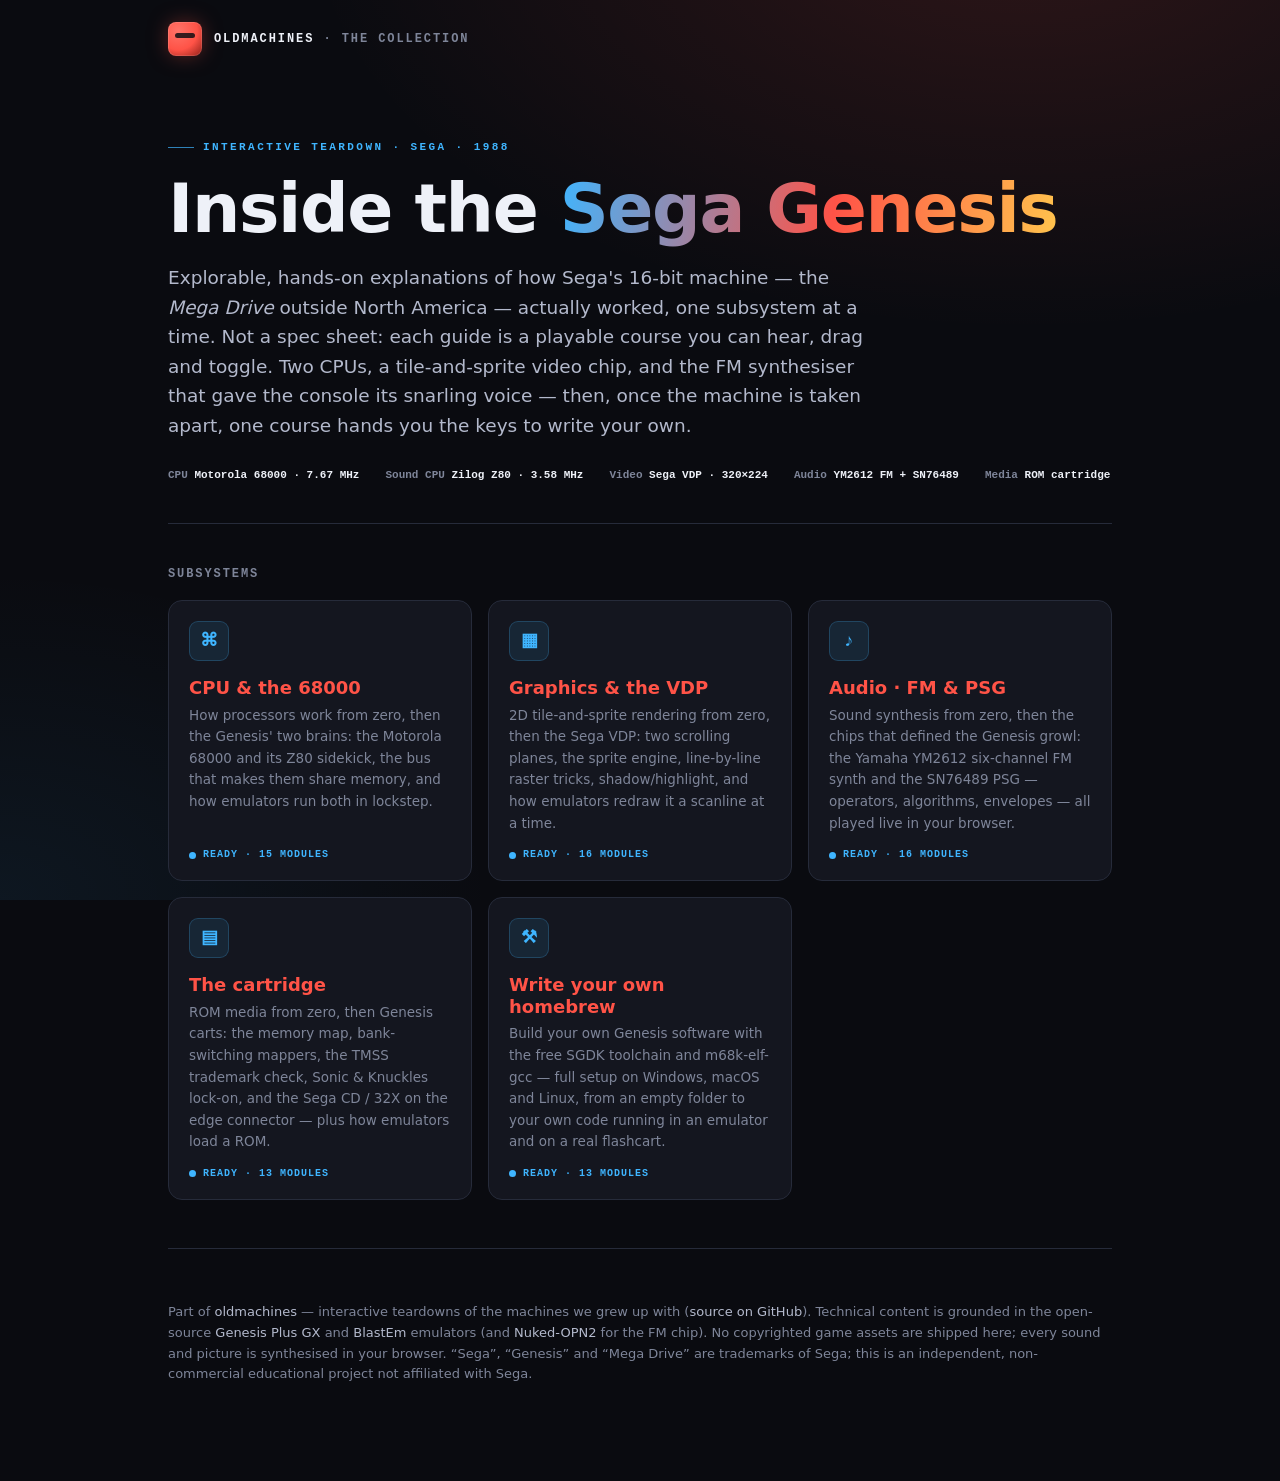
<file: index.html>
<!DOCTYPE html>
<html lang="en">
<head>
<meta charset="utf-8">
<meta name="viewport" content="width=device-width, initial-scale=1">
<title>Inside the Sega Genesis — an oldmachines guide</title>
<link rel="icon" href="data:image/svg+xml,%3Csvg xmlns=%27http://www.w3.org/2000/svg%27 viewBox=%270 0 32 32%27%3E%3Crect width=%2732%27 height=%2732%27 rx=%278%27 fill=%27%23ff5347%27/%3E%3Crect x=%276%27 y=%278%27 width=%2720%27 height=%275%27 rx=%272%27 fill=%27%230a0b10%27/%3E%3Crect x=%279%27 y=%2718%27 width=%2714%27 height=%272.6%27 rx=%271.3%27 fill=%27%230a0b10%27 opacity=%27.55%27/%3E%3C/svg%3E">
<meta name="description" content="Interactive, explorable teardowns of the Sega Genesis / Mega Drive hardware — one subsystem at a time. Part of the oldmachines collection.">
<style>
  :root{
    --ground:#0a0b10; --ground-2:#0e1017; --panel:#14161f; --panel-2:#1b1e2a;
    --line:#262b3a; --line-2:#343a4d; --ink:#eef1f8; --ink-2:#b3b9cc; --muted:#7e8599;
    --red:#ff5347; --red-d:#e23b30; --blue:#3fb5ff; --gold:#ffc44d; --amber:#ff9d3c;
    --radius:14px; --mono:ui-monospace,"SF Mono","JetBrains Mono",Menlo,Consolas,monospace;
    --sans:system-ui,-apple-system,"Segoe UI",Roboto,Helvetica,Arial,sans-serif;
  }
  *{box-sizing:border-box}
  @media (prefers-reduced-motion:reduce){*{animation-duration:.001ms!important;transition-duration:.001ms!important}}
  body{margin:0;font-family:var(--sans);color:var(--ink);background:var(--ground);line-height:1.6;
    -webkit-font-smoothing:antialiased;
    background-image:radial-gradient(1200px 700px at 80% -10%,rgba(255,83,71,.15),transparent 60%),
      radial-gradient(900px 600px at 0% 100%,rgba(63,181,255,.07),transparent 55%);
    background-attachment:fixed;min-height:100vh}
  a{color:var(--red);text-decoration:none}
  a:hover{text-decoration:underline;text-underline-offset:3px}
  :focus-visible{outline:2px solid var(--blue);outline-offset:3px;border-radius:6px}
  .wrap{max-width:1000px;margin:0 auto;padding:0 28px}
  header.top{display:flex;align-items:center;gap:12px;padding:22px 0}
  .home-link{display:inline-flex;align-items:center;gap:12px;color:inherit;border-radius:10px}
  .home-link:hover{text-decoration:none}
  .home-link:hover .brandline b{color:var(--red)}
  .home-link:hover .logo{box-shadow:0 0 26px -3px rgba(255,83,71,.7),inset 0 0 0 1px rgba(255,255,255,.14)}
  .logo{width:34px;height:34px;border-radius:8px;position:relative;
    background:radial-gradient(circle at 30% 26%,#ff7368,var(--red) 55%,#8f1f18);
    box-shadow:0 0 22px -4px rgba(255,83,71,.55),inset 0 0 0 1px rgba(255,255,255,.12)}
  .logo::after{content:"";position:absolute;left:7px;right:7px;top:11px;height:5px;border-radius:2.5px;
    background:rgba(10,11,16,.82)}
  .brandline{font:600 12px/1 var(--mono);letter-spacing:.16em;text-transform:uppercase;color:var(--muted)}
  .brandline b{color:var(--ink);font-weight:700}
  .hero{padding:52px 0 40px;border-bottom:1px solid var(--line)}
  .eyebrow{font:600 11px/1 var(--mono);letter-spacing:.22em;text-transform:uppercase;color:var(--blue);
    display:inline-flex;align-items:center;gap:9px}
  .eyebrow::before{content:"";width:26px;height:1px;background:var(--blue);opacity:.7}
  h1{font:800 clamp(36px,7vw,68px)/1.02 var(--sans);letter-spacing:-.02em;margin:18px 0 0;text-wrap:balance}
  h1 .grad{background:linear-gradient(100deg,var(--blue),var(--red) 55%,var(--gold));
    -webkit-background-clip:text;background-clip:text;color:transparent}
  .lede{font-size:18.5px;color:var(--ink-2);max-width:60ch;margin:20px 0 0}
  h2.sh{font:700 12px/1 var(--mono);letter-spacing:.16em;text-transform:uppercase;color:var(--muted);margin:44px 0 0}
  .grid{display:grid;grid-template-columns:repeat(auto-fill,minmax(260px,1fr));gap:16px;margin:20px 0 0}
  .card{display:flex;flex-direction:column;background:var(--panel);border:1px solid var(--line);
    border-radius:var(--radius);padding:20px;transition:transform .14s,border-color .14s,background .14s}
  a.card:hover{transform:translateY(-3px);border-color:var(--line-2);background:var(--panel-2);text-decoration:none}
  .card .ico{width:40px;height:40px;border-radius:9px;display:grid;place-items:center;font:700 18px/1 var(--mono);
    background:rgba(63,181,255,.1);color:var(--blue);border:1px solid rgba(63,181,255,.22)}
  .card h3{font:700 18px/1.2 var(--sans);margin:16px 0 6px}
  .card p{font-size:13.5px;color:var(--muted);margin:0;flex:1}
  .card .status{margin-top:16px;font:600 10px/1 var(--mono);letter-spacing:.1em;text-transform:uppercase;
    display:inline-flex;align-items:center;gap:7px}
  .card .status.ready{color:var(--blue)} .card .status.soon{color:var(--muted)}
  .card .status .dot{width:7px;height:7px;border-radius:50%;background:currentColor}
  .card.disabled{opacity:.58}
  .card.disabled:hover{transform:none}
  footer{padding:40px 0 56px;color:var(--muted);font-size:13px;border-top:1px solid var(--line);margin-top:48px}
  footer a{color:var(--ink-2)}
  .spec-strip{display:flex;flex-wrap:wrap;gap:10px 26px;margin:26px 0 0;font:600 11px/1.5 var(--mono);color:var(--muted)}
  .spec-strip b{color:var(--ink)}
</style>
</head>
<body>
<div class="wrap">

  <header class="top">
    <a class="home-link" href="https://oldmachines.github.io/" aria-label="oldmachines — the collection">
      <div class="logo" aria-hidden="true"></div>
      <div class="brandline"><b>oldmachines</b> · the collection</div>
    </a>
  </header>

  <section class="hero">
    <span class="eyebrow">Interactive teardown · Sega · 1988</span>
    <h1>Inside the <span class="grad">Sega Genesis</span></h1>
    <p class="lede">
      Explorable, hands-on explanations of how Sega's 16-bit machine — the
      <em>Mega Drive</em> outside North America — actually worked, one subsystem
      at a time. Not a spec sheet: each guide is a playable course you can hear,
      drag and toggle. Two CPUs, a tile-and-sprite video chip, and the FM
      synthesiser that gave the console its snarling voice — then, once the
      machine is taken apart, one course hands you the keys to write your own.
    </p>
    <div class="spec-strip">
      <span>CPU <b>Motorola 68000 · 7.67 MHz</b></span>
      <span>Sound CPU <b>Zilog Z80 · 3.58 MHz</b></span>
      <span>Video <b>Sega VDP · 320×224</b></span>
      <span>Audio <b>YM2612 FM + SN76489</b></span>
      <span>Media <b>ROM cartridge</b></span>
    </div>
  </section>

  <h2 class="sh">Subsystems</h2>
  <div class="grid">

    <a class="card" href="cpu/">
      <div class="ico">⌘</div>
      <h3>CPU &amp; the 68000</h3>
      <p>How processors work from zero, then the Genesis' two brains: the Motorola 68000 and its Z80 sidekick, the bus that makes them share memory, and how emulators run both in lockstep.</p>
      <span class="status ready"><span class="dot"></span>Ready · 15 modules</span>
    </a>

    <a class="card" href="graphics/">
      <div class="ico">▦</div>
      <h3>Graphics &amp; the VDP</h3>
      <p>2D tile-and-sprite rendering from zero, then the Sega VDP: two scrolling planes, the sprite engine, line-by-line raster tricks, shadow/highlight, and how emulators redraw it a scanline at a time.</p>
      <span class="status ready"><span class="dot"></span>Ready · 16 modules</span>
    </a>

    <a class="card" href="audio/">
      <div class="ico">♪</div>
      <h3>Audio · FM &amp; PSG</h3>
      <p>Sound synthesis from zero, then the chips that defined the Genesis growl: the Yamaha YM2612 six-channel FM synth and the SN76489 PSG — operators, algorithms, envelopes — all played live in your browser.</p>
      <span class="status ready"><span class="dot"></span>Ready · 16 modules</span>
    </a>

    <a class="card" href="cartridge/">
      <div class="ico">▤</div>
      <h3>The cartridge</h3>
      <p>ROM media from zero, then Genesis carts: the memory map, bank-switching mappers, the TMSS trademark check, Sonic &amp; Knuckles lock-on, and the Sega CD / 32X on the edge connector — plus how emulators load a ROM.</p>
      <span class="status ready"><span class="dot"></span>Ready · 13 modules</span>
    </a>

    <a class="card" href="homebrew/">
      <div class="ico">⚒</div>
      <h3>Write your own homebrew</h3>
      <p>Build your own Genesis software with the free SGDK toolchain and m68k-elf-gcc — full setup on Windows, macOS and Linux, from an empty folder to your own code running in an emulator and on a real flashcart.</p>
      <span class="status ready"><span class="dot"></span>Ready · 13 modules</span>
    </a>

  </div>

  <footer>
    <p>
      Part of <a href="https://oldmachines.github.io/">oldmachines</a> — interactive
      teardowns of the machines we grew up with (<a href="https://github.com/oldmachines">source on GitHub</a>). Technical content is grounded in
      the open-source <a href="https://github.com/libretro/Genesis-Plus-GX">Genesis&nbsp;Plus&nbsp;GX</a>
      and <a href="https://github.com/libretro/blastem">BlastEm</a> emulators
      (and <a href="https://github.com/nukeykt/Nuked-OPN2">Nuked-OPN2</a> for the FM chip).
      No copyrighted game assets are shipped here; every sound and picture is
      synthesised in your browser. &ldquo;Sega&rdquo;, &ldquo;Genesis&rdquo; and
      &ldquo;Mega&nbsp;Drive&rdquo; are trademarks of Sega; this is an independent,
      non-commercial educational project not affiliated with Sega.
    </p>
  </footer>

</div>
</body>
</html>
</file>
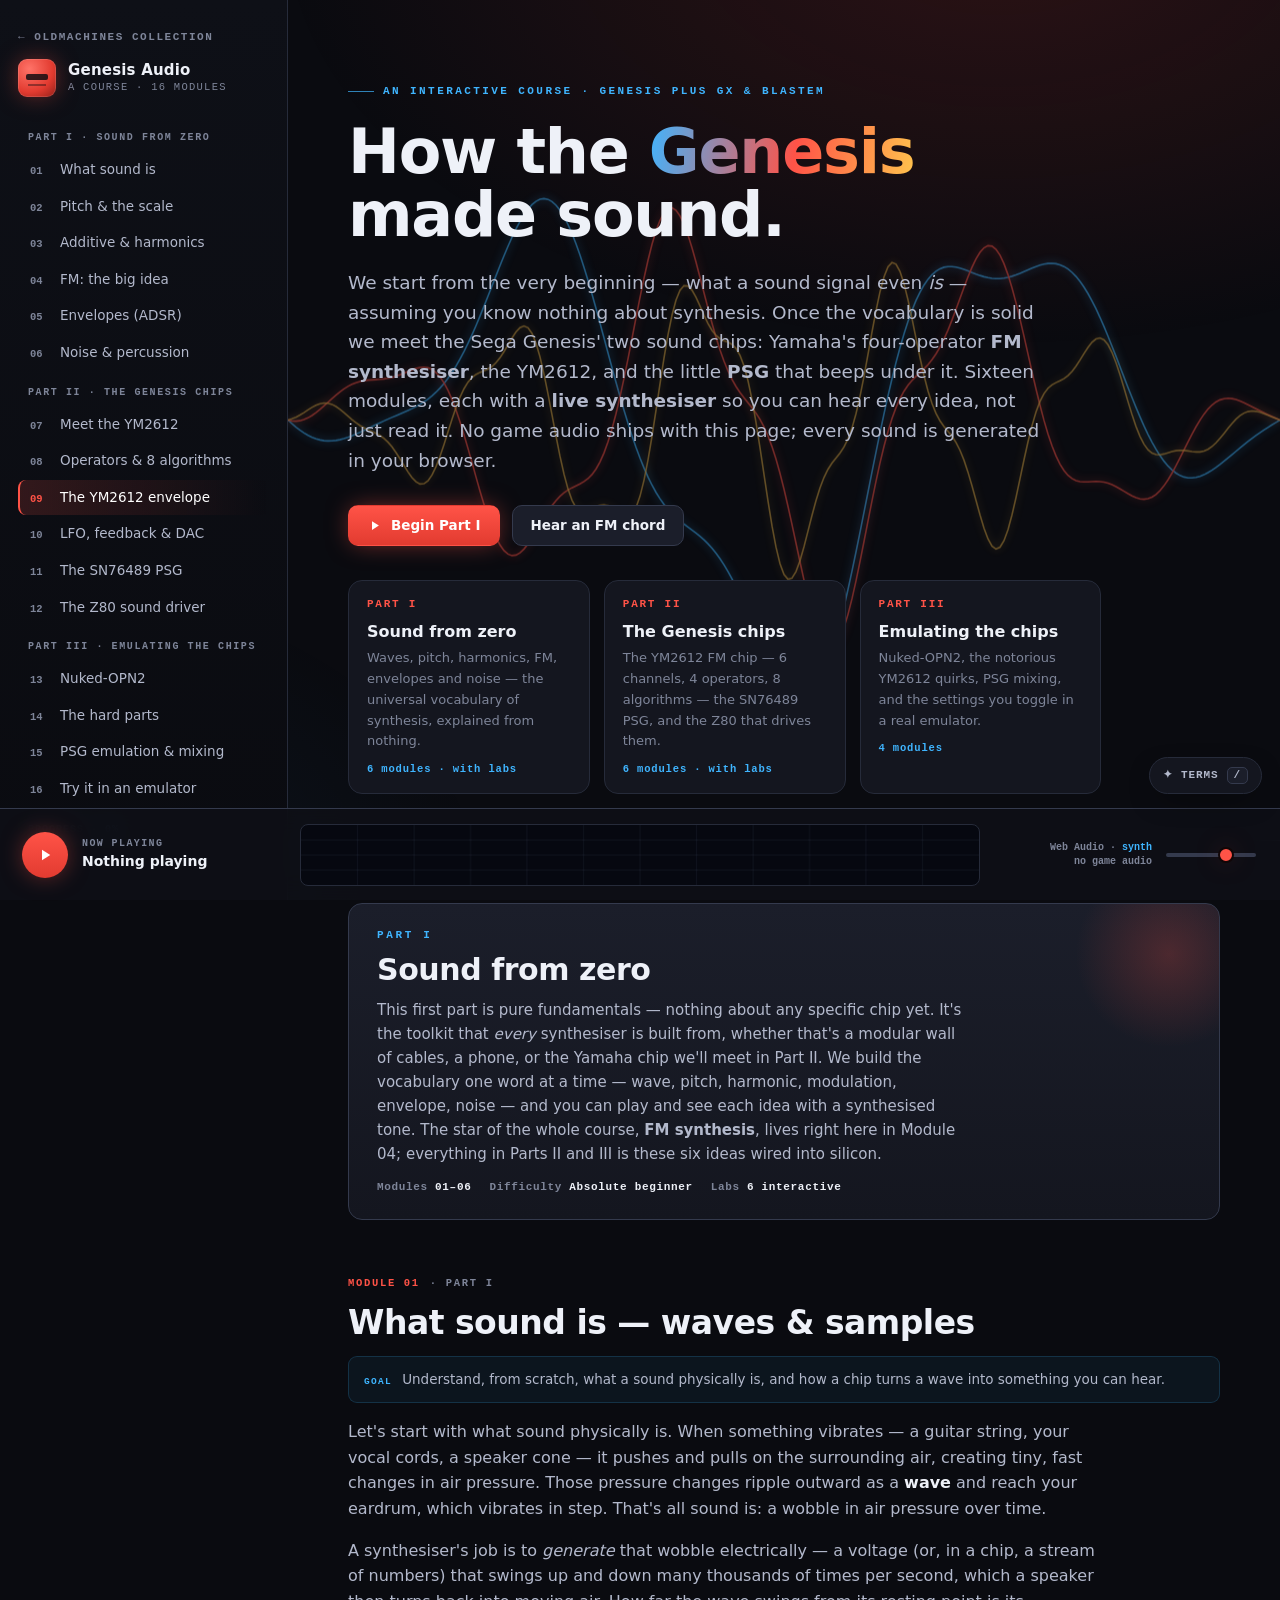
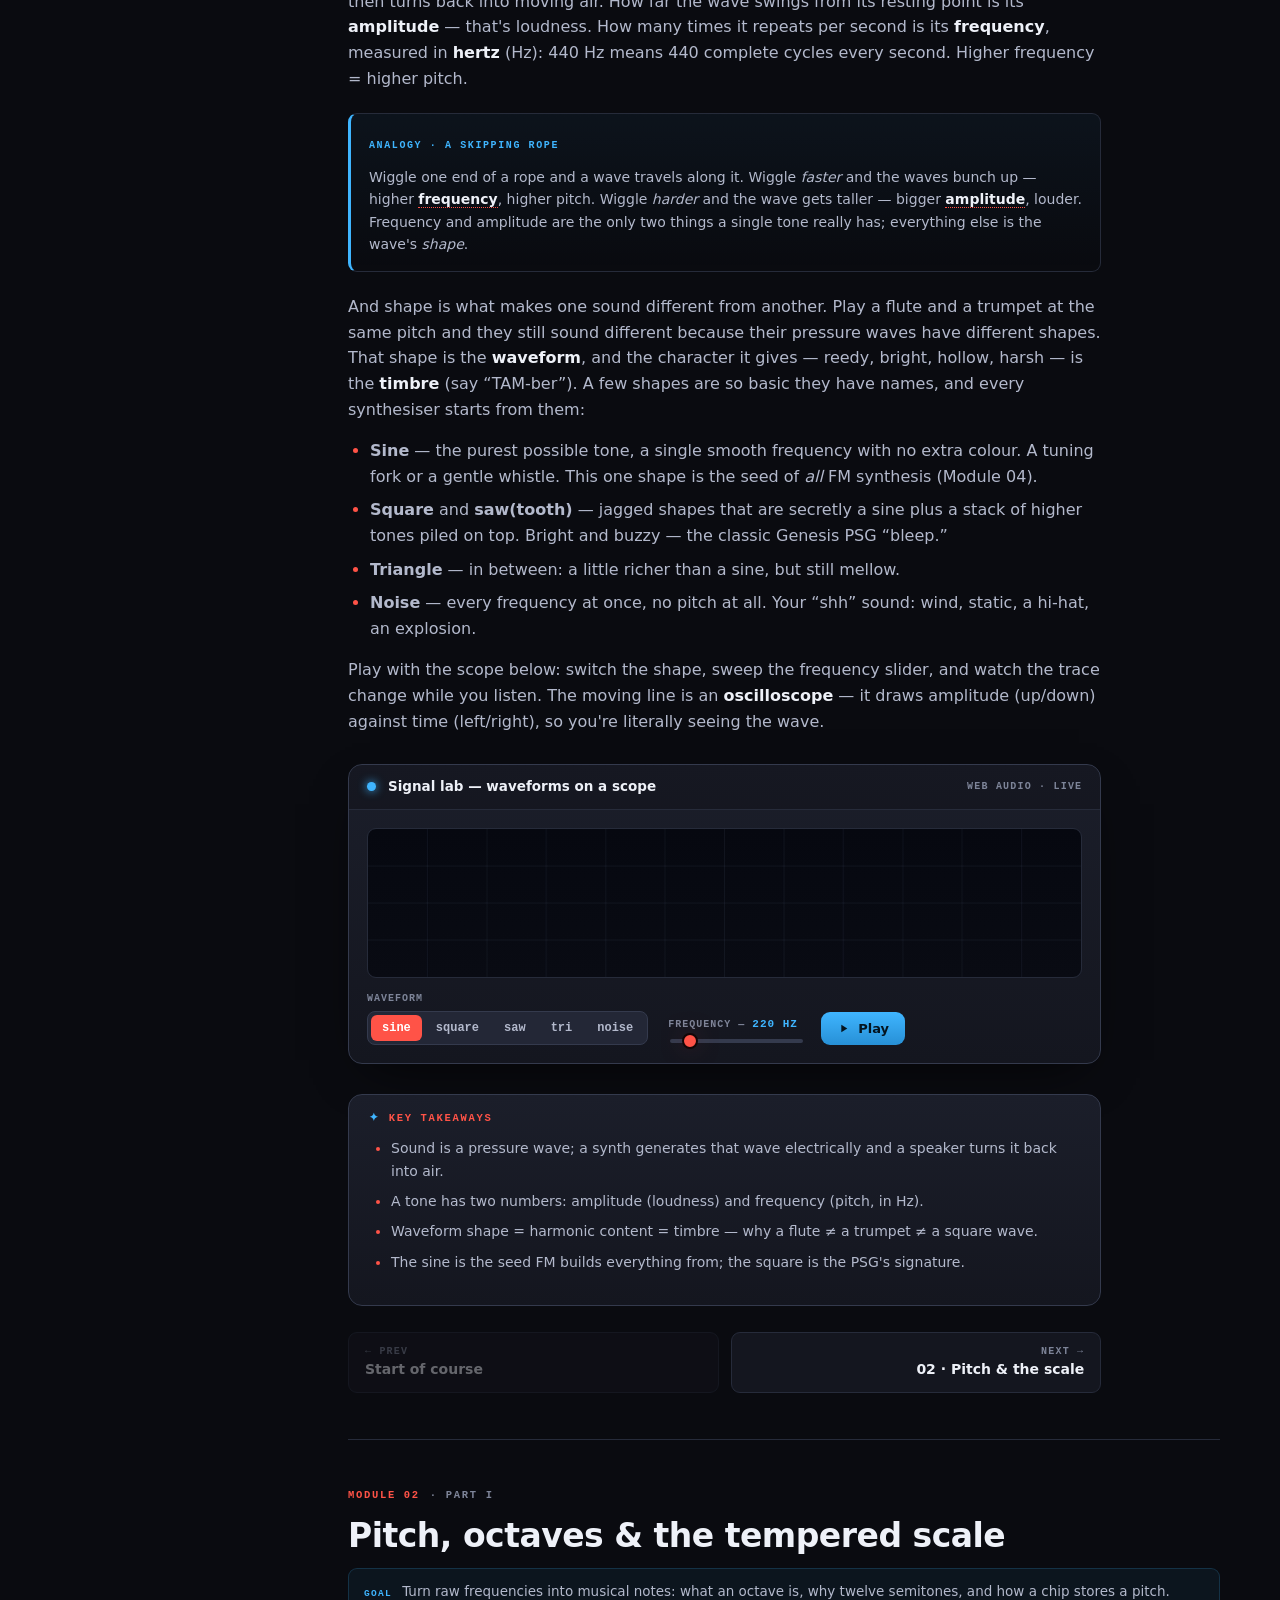
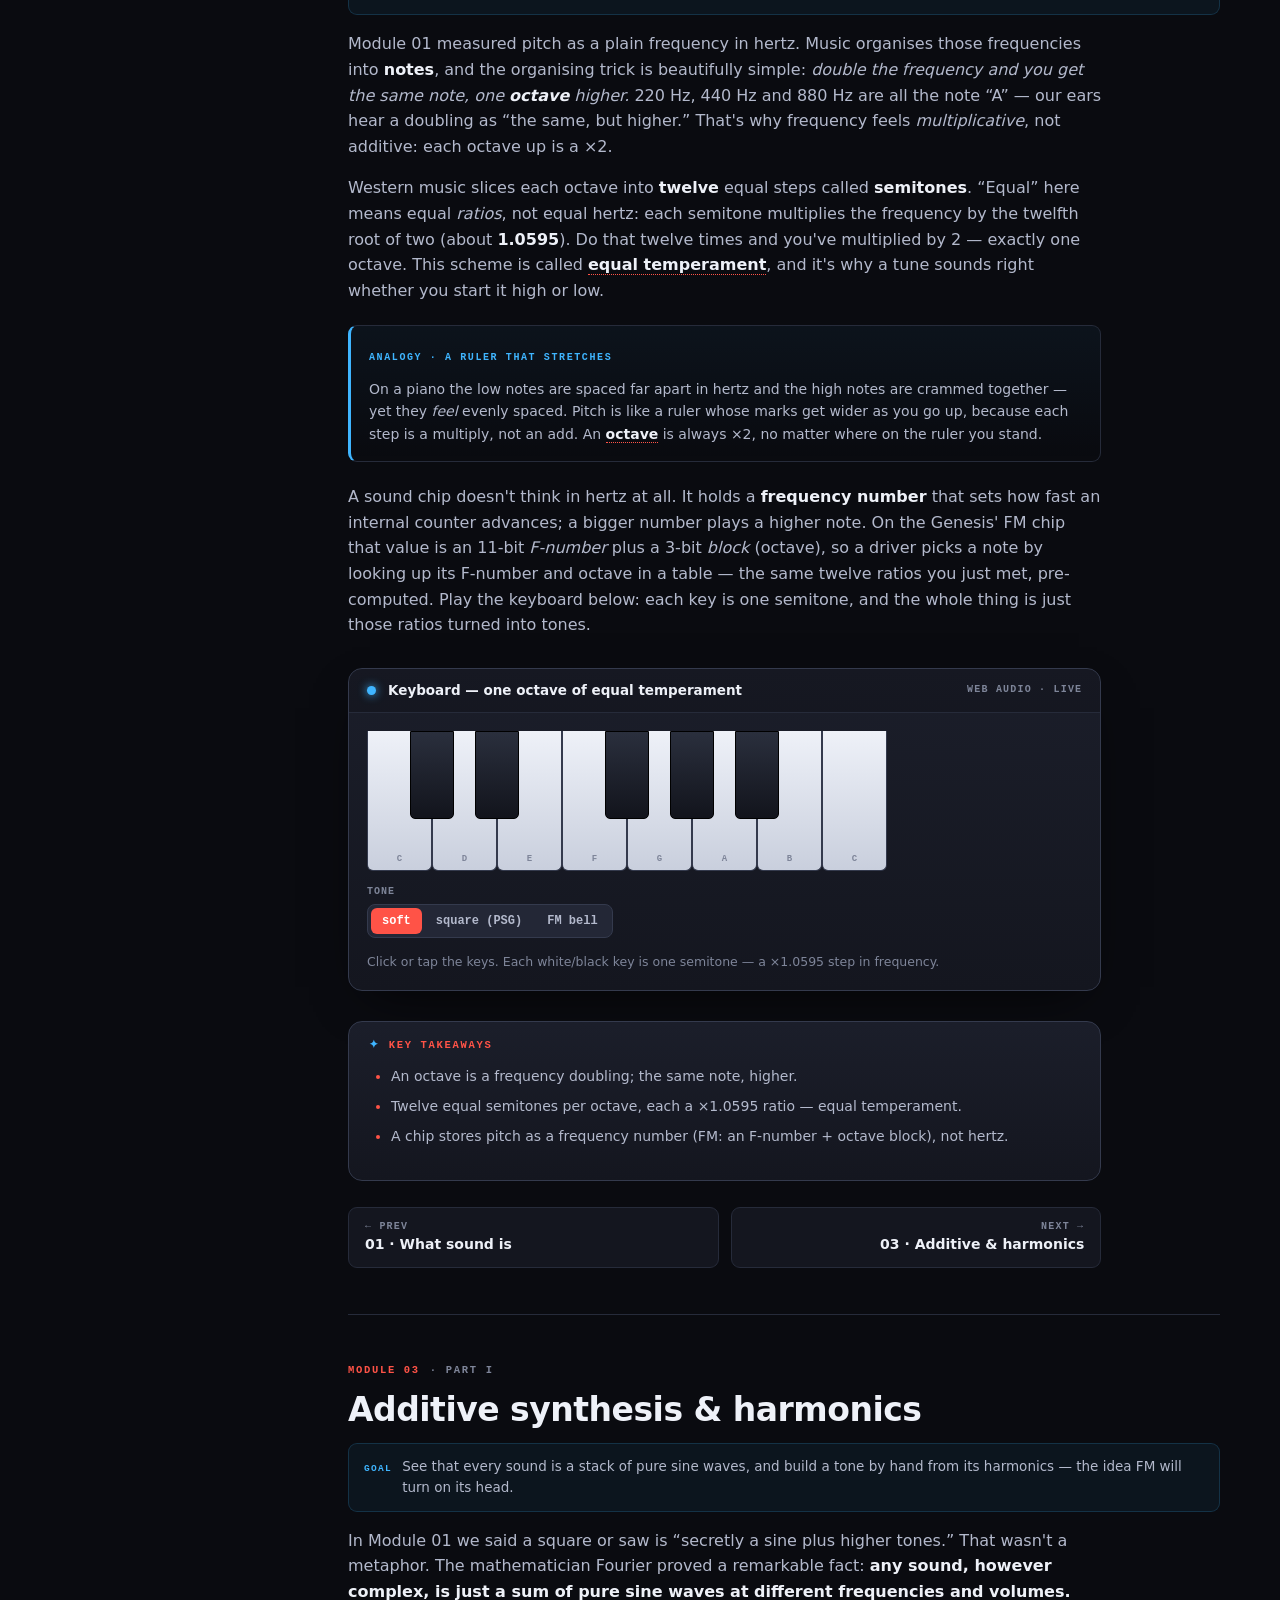
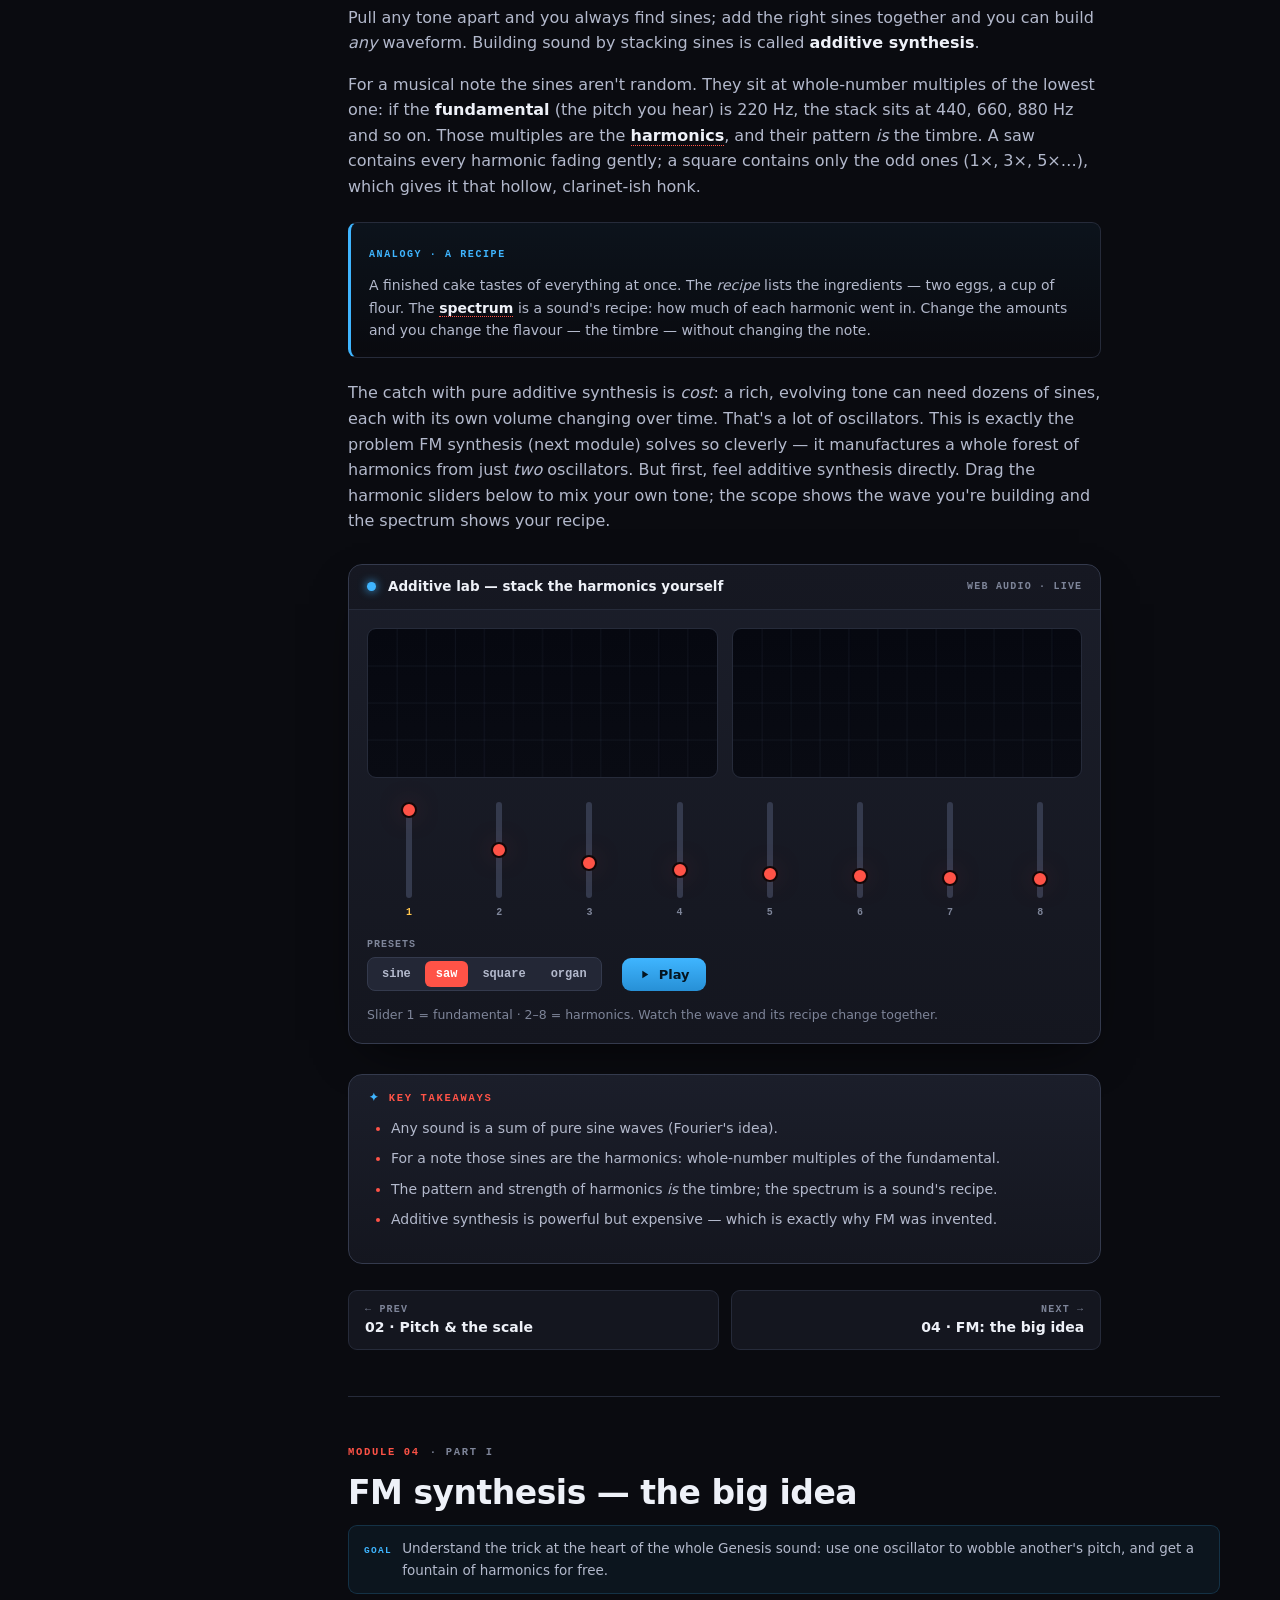
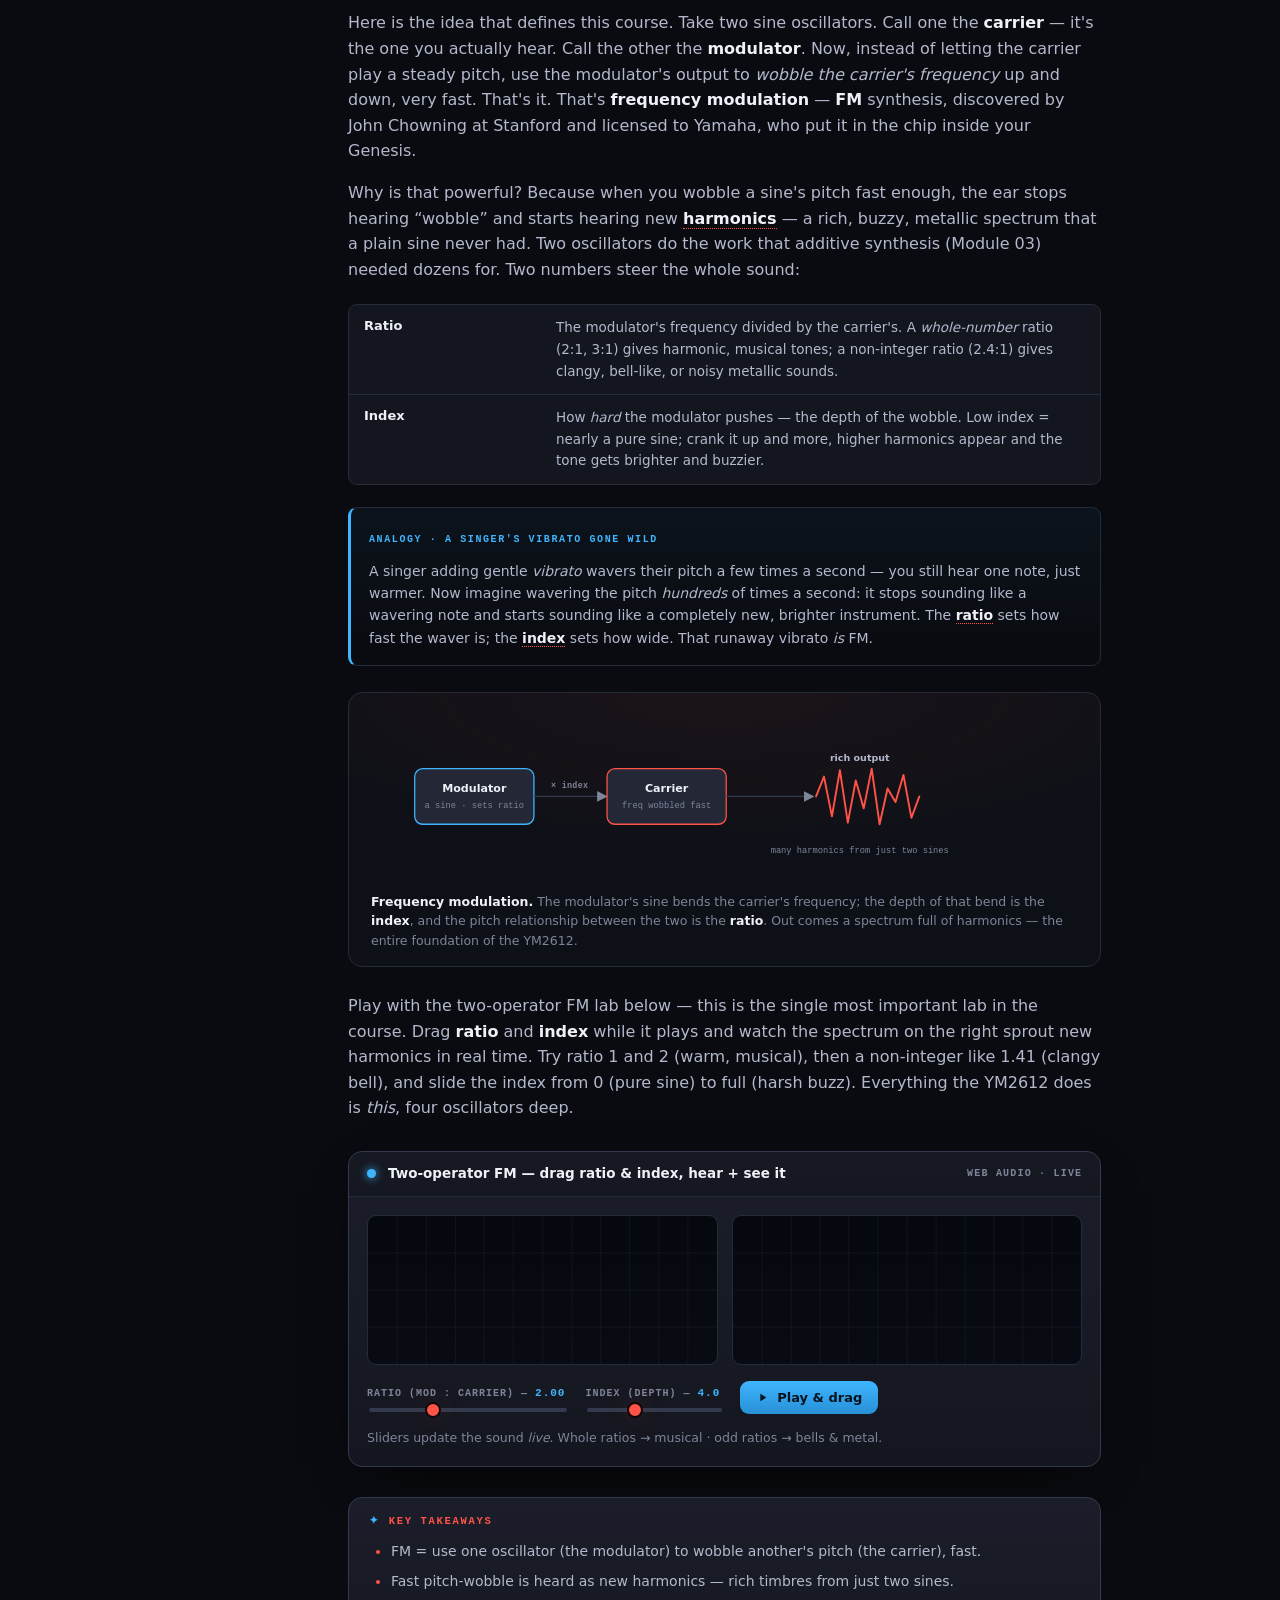
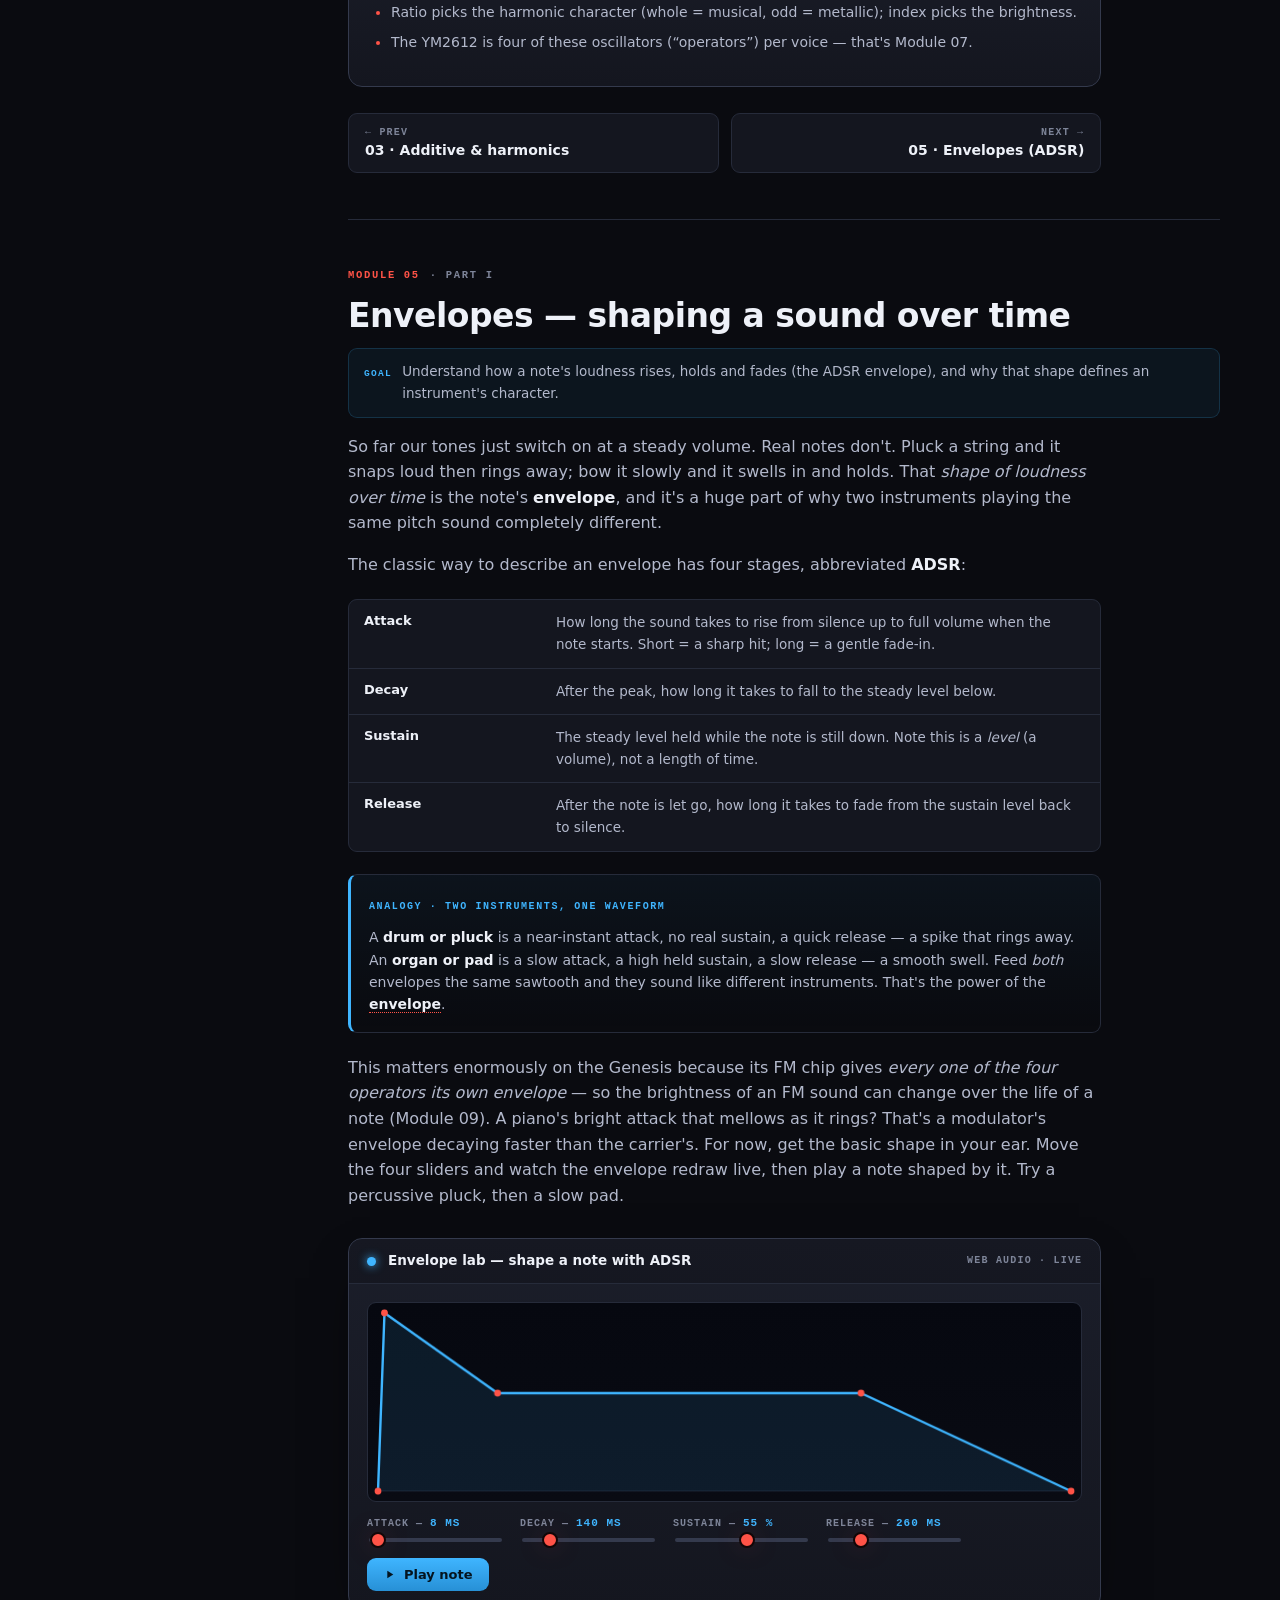
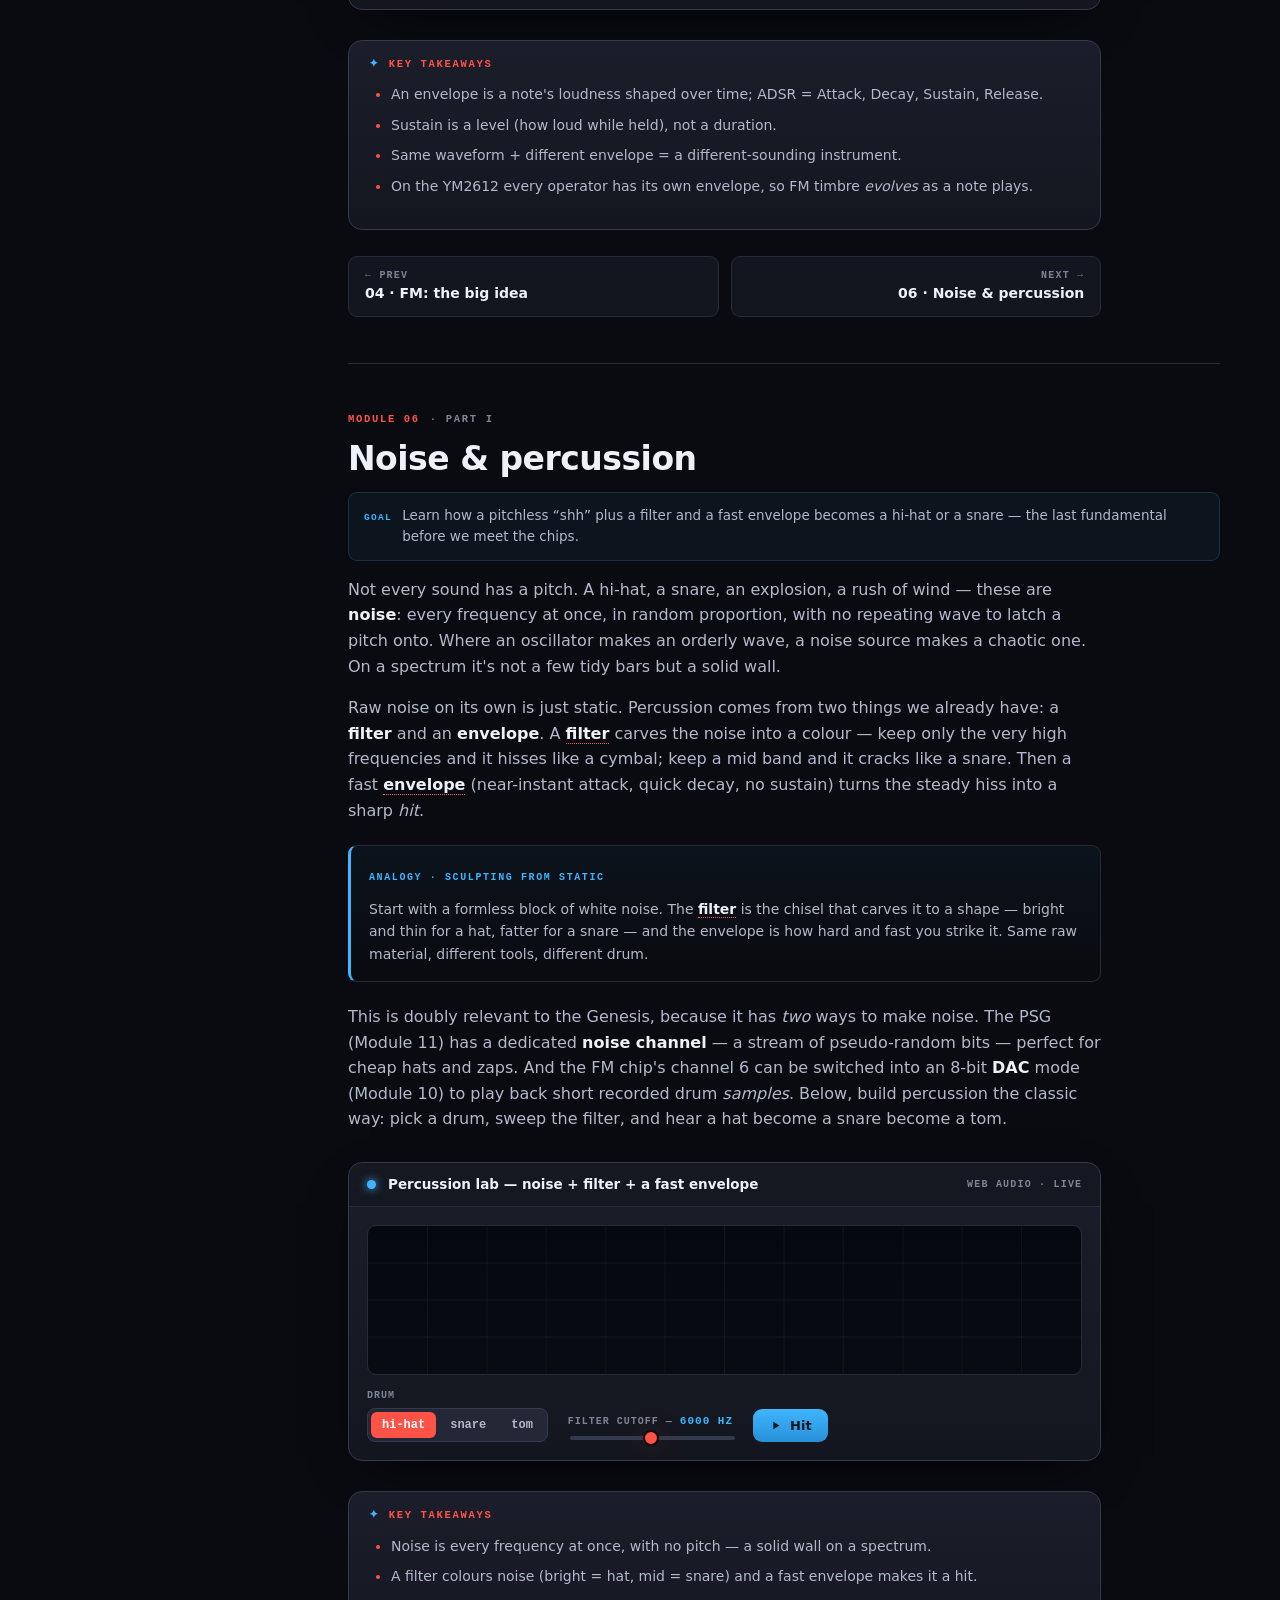
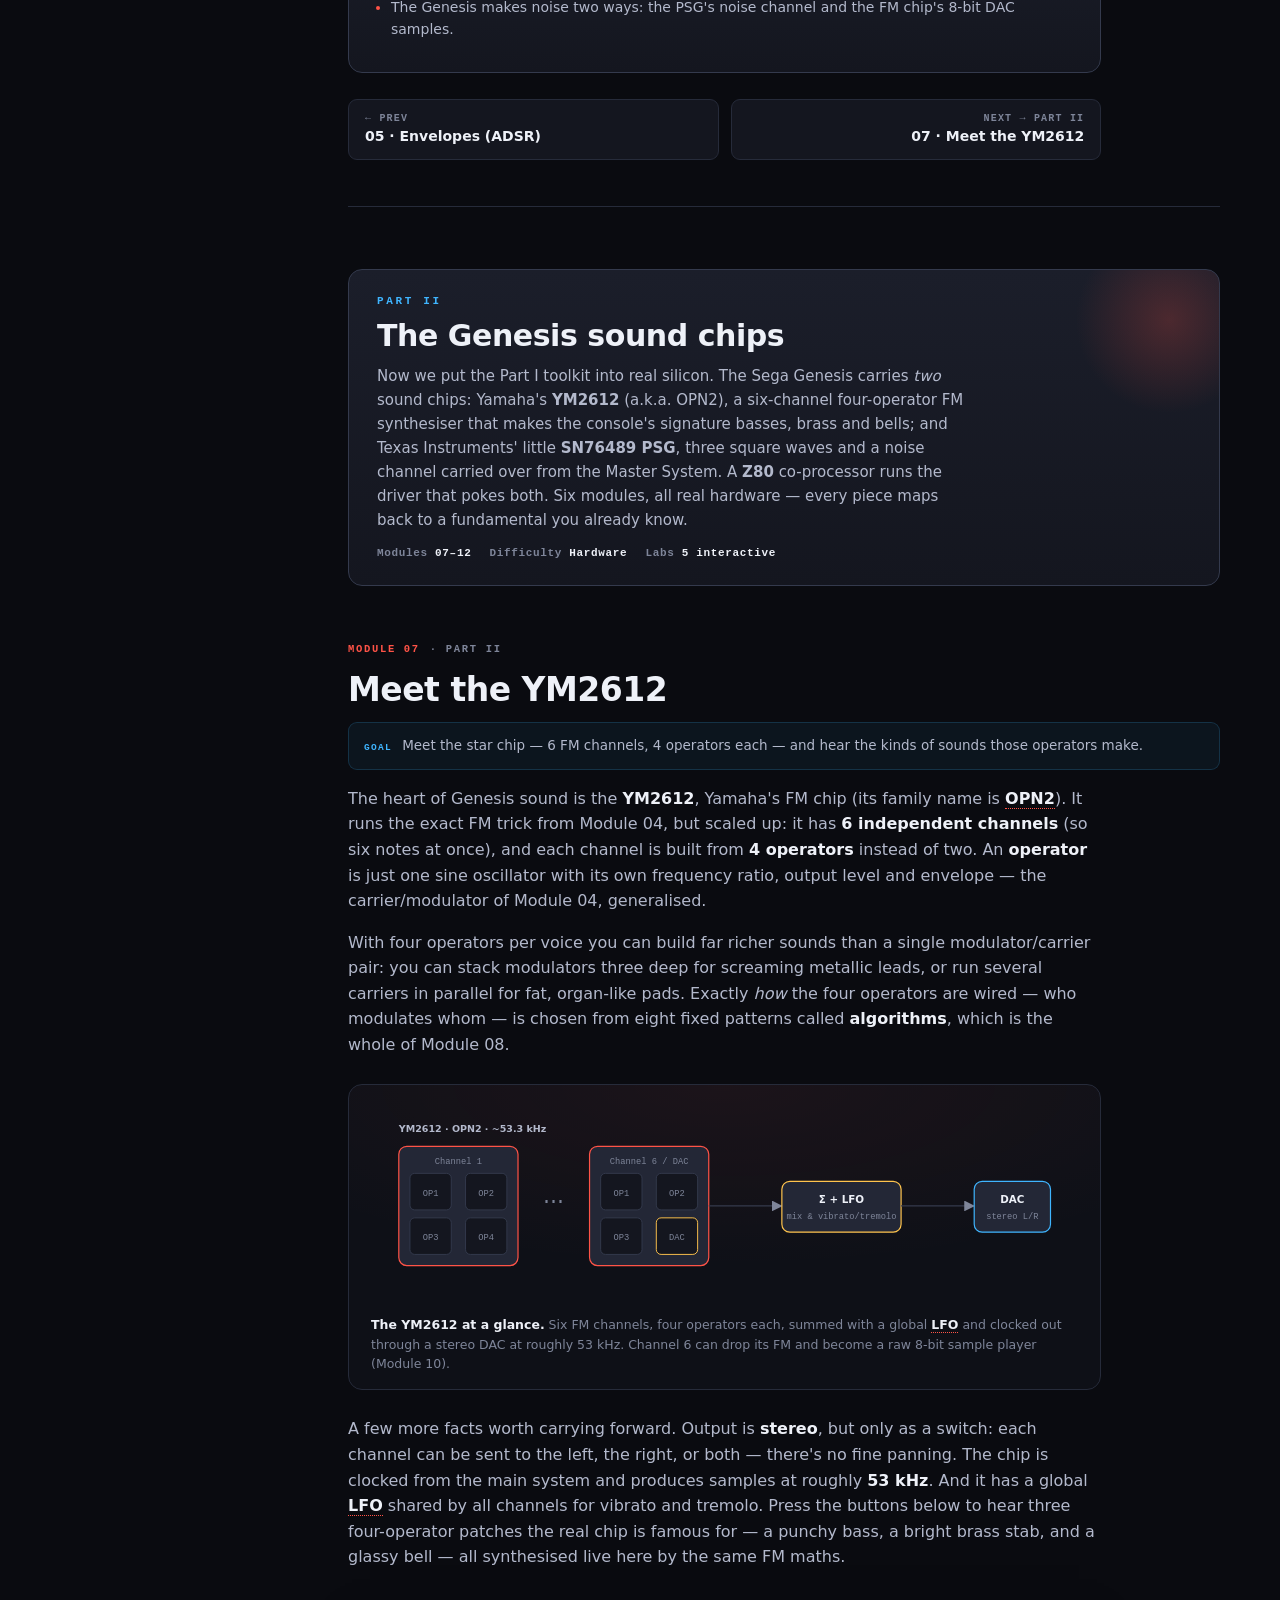
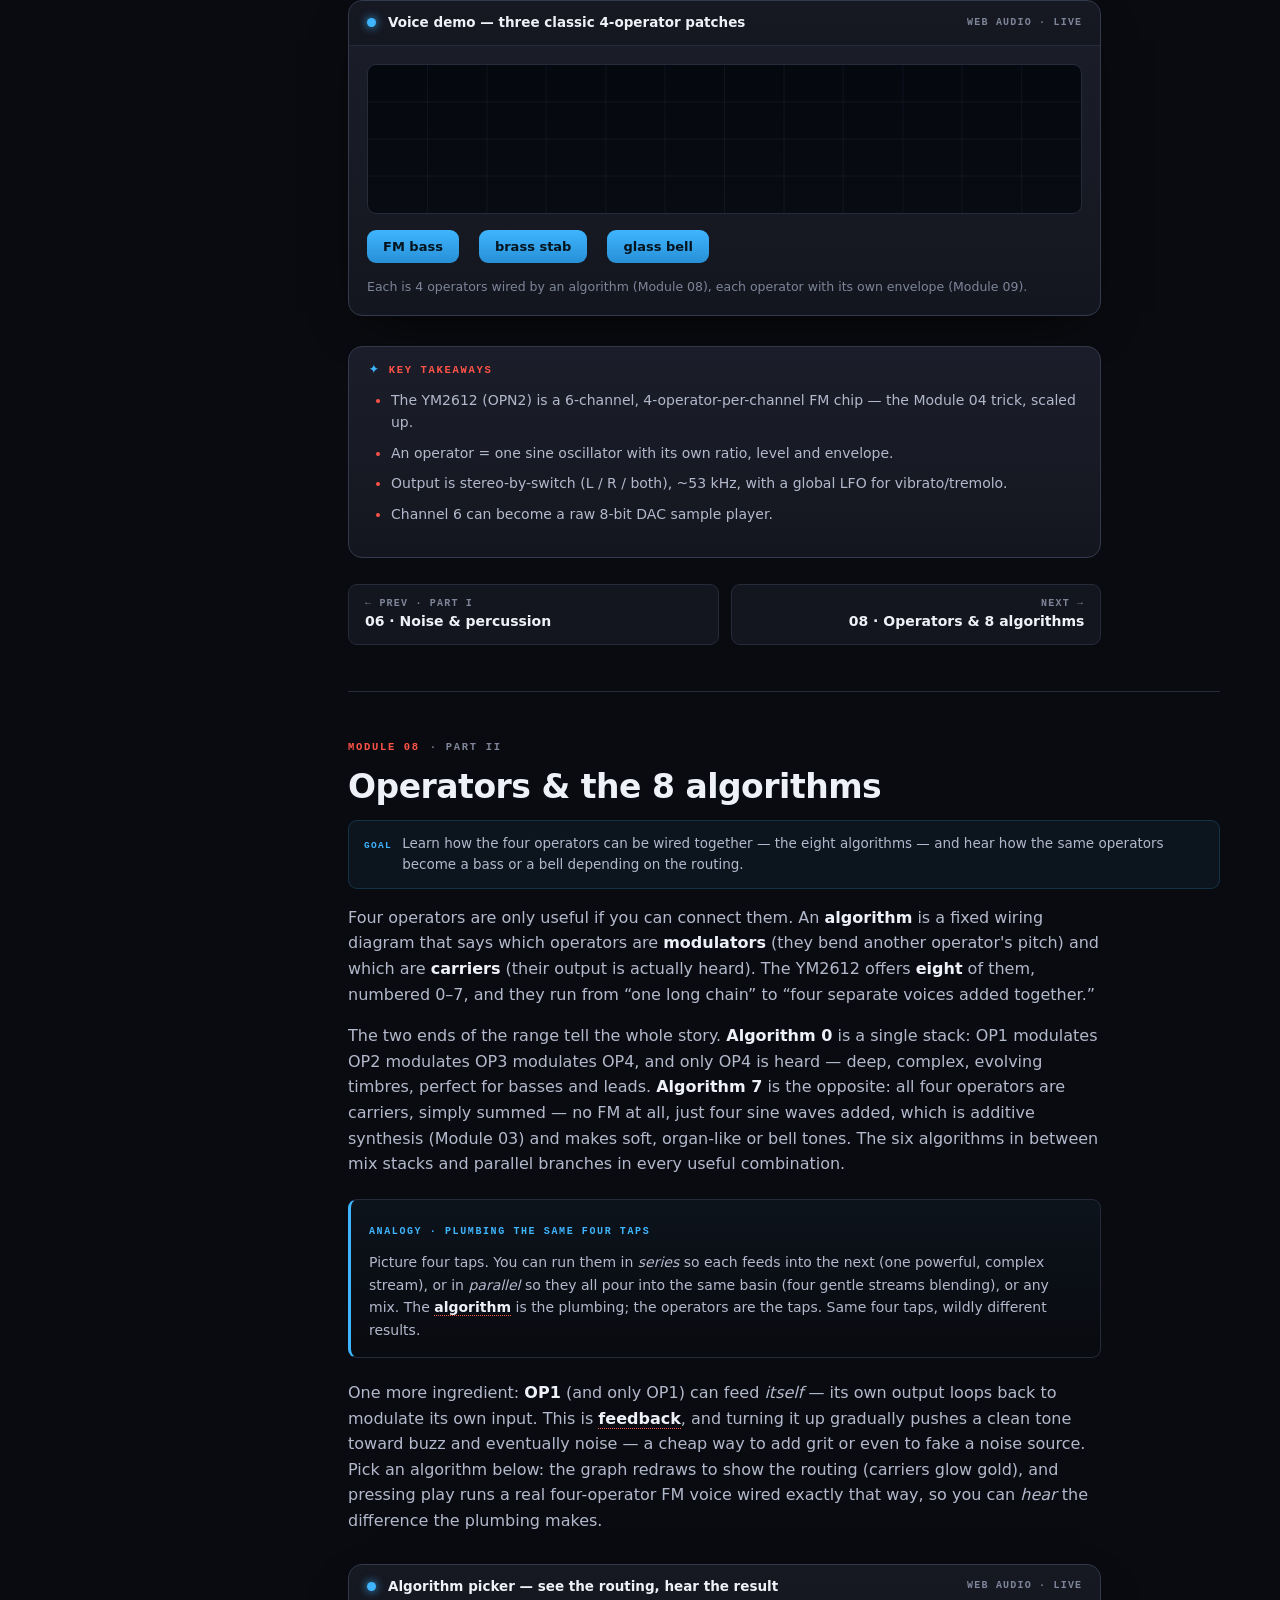
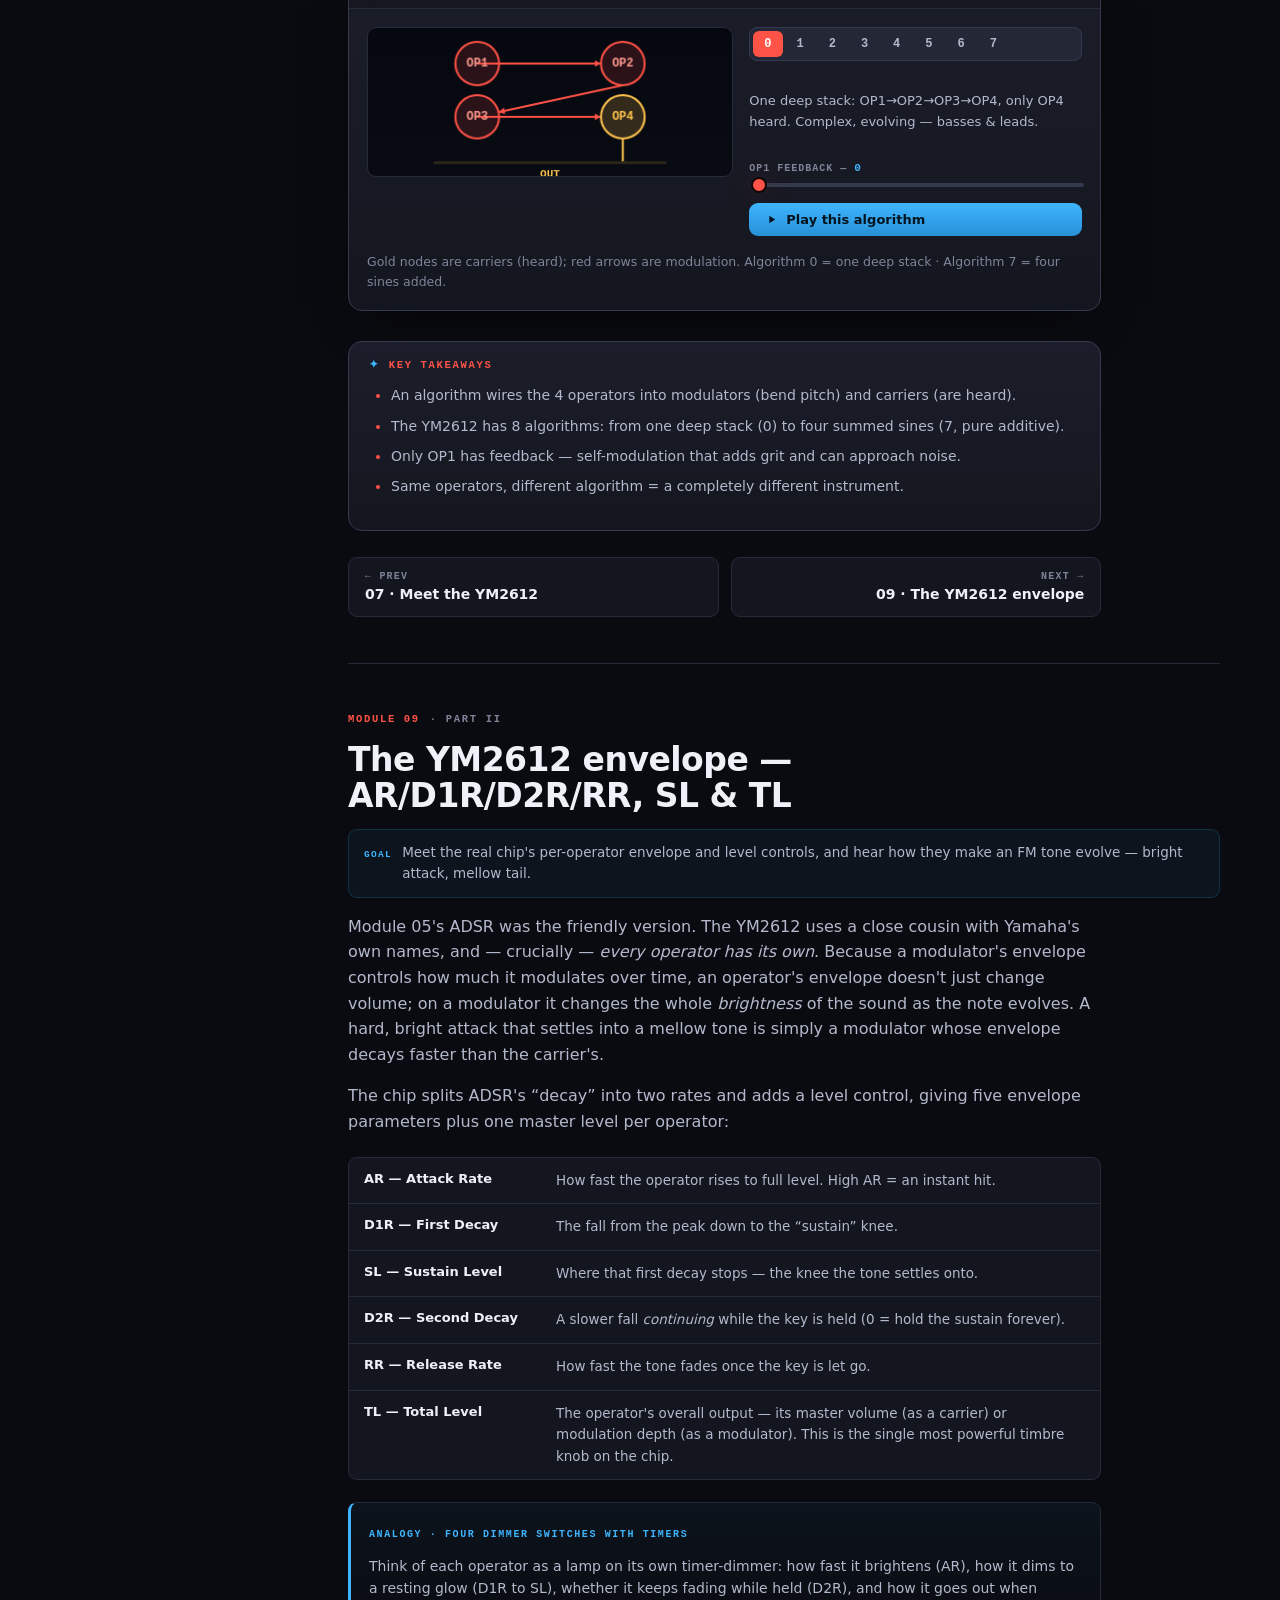
<file: audio/index.html>
<!DOCTYPE html>
<html lang="en">
<head>
<meta charset="utf-8">
<meta name="viewport" content="width=device-width, initial-scale=1">
<title>Genesis Audio — FM synthesis, the YM2612 &amp; the PSG</title>
<link rel="icon" href="data:image/svg+xml,%3Csvg xmlns=%27http://www.w3.org/2000/svg%27 viewBox=%270 0 32 32%27%3E%3Crect width=%2732%27 height=%2732%27 rx=%278%27 fill=%27%23ff5347%27/%3E%3Crect x=%276%27 y=%278%27 width=%2720%27 height=%275%27 rx=%272%27 fill=%27%230a0b10%27/%3E%3C/svg%3E">
<meta name="description" content="A hands-on course in three parts: sound synthesis from scratch, how the Sega Genesis makes sound with the YM2612 FM chip and the SN76489 PSG, and how emulators like Genesis Plus GX, BlastEm and Nuked-OPN2 reproduce it — with a built-in synthesiser so you can hear every idea.">
<link rel="stylesheet" href="styles.css?v=20260706a">
</head>
<body>

<div class="progress" aria-hidden="true"><div class="fill" id="progress-fill"></div></div>
<button class="menu-btn" id="menu-btn" aria-label="Open contents">☰</button>
<div class="scrim" id="scrim"></div>

<div class="app">

  <!-- ================================================= SIDEBAR ============ -->
  <aside class="sidebar" id="sidebar">
    <a class="collection-link" href="https://oldmachines.github.io/">← oldmachines collection</a>
    <div class="brand">
      <div class="logo" aria-hidden="true"></div>
      <div>
        <h1>Genesis Audio</h1>
        <span class="sub">A course · 16 modules</span>
      </div>
    </div>

    <nav class="toc" aria-label="Course contents">
      <div class="toc-group">Part I · Sound from zero</div>
      <a href="#waves"><span class="n">01</span><span>What sound is</span></a>
      <a href="#pitch"><span class="n">02</span><span>Pitch &amp; the scale</span></a>
      <a href="#additive"><span class="n">03</span><span>Additive &amp; harmonics</span></a>
      <a href="#fm"><span class="n">04</span><span>FM: the big idea</span></a>
      <a href="#envelope"><span class="n">05</span><span>Envelopes (ADSR)</span></a>
      <a href="#noise"><span class="n">06</span><span>Noise &amp; percussion</span></a>

      <div class="toc-group">Part II · The Genesis chips</div>
      <a href="#ym2612"><span class="n">07</span><span>Meet the YM2612</span></a>
      <a href="#algorithms"><span class="n">08</span><span>Operators &amp; 8 algorithms</span></a>
      <a href="#envelopes2"><span class="n">09</span><span>The YM2612 envelope</span></a>
      <a href="#lfo-dac"><span class="n">10</span><span>LFO, feedback &amp; DAC</span></a>
      <a href="#psg"><span class="n">11</span><span>The SN76489 PSG</span></a>
      <a href="#z80"><span class="n">12</span><span>The Z80 sound driver</span></a>

      <div class="toc-group">Part III · Emulating the chips</div>
      <a href="#nuked"><span class="n">13</span><span>Nuked-OPN2</span></a>
      <a href="#quirks"><span class="n">14</span><span>The hard parts</span></a>
      <a href="#psg-mix"><span class="n">15</span><span>PSG emulation &amp; mixing</span></a>
      <a href="#try"><span class="n">16</span><span>Try it in an emulator</span></a>

      <div class="progress-note">Progress · <b id="pct">0%</b></div>
    </nav>
  </aside>

  <!-- ================================================= MAIN =============== -->
  <main class="main">

    <!-- ------------------------------------------------ HERO -------------- -->
    <header class="hero">
      <canvas id="hero-scope" aria-hidden="true"></canvas>
      <div class="wrap">
        <div class="inner">
          <span class="eyebrow">An interactive course · Genesis Plus GX &amp; BlastEm</span>
          <h2>How the <span class="grad">Genesis</span> made sound.</h2>
          <p class="lede">
            We start from the very beginning — what a sound signal even <em>is</em> —
            assuming you know nothing about synthesis. Once the vocabulary is solid we
            meet the Sega Genesis' two sound chips: Yamaha's four-operator
            <strong>FM synthesiser</strong>, the YM2612, and the little
            <strong>PSG</strong> that beeps under it. Sixteen modules, each with a
            <strong>live synthesiser</strong> so you can hear every idea, not just read
            it. No game audio ships with this page; every sound is generated in your
            browser.
          </p>
          <div class="cta-row">
            <a class="btn primary" href="#waves">
              <svg viewBox="0 0 24 24" fill="currentColor"><path d="M8 5v14l11-7z"/></svg>
              Begin Part I
            </a>
            <button class="btn" id="play-chord">Hear an FM chord</button>
          </div>

          <div class="arc-cards">
            <a class="arc" href="#part-1">
              <div class="an">PART I</div>
              <h4>Sound from zero</h4>
              <p>Waves, pitch, harmonics, FM, envelopes and noise — the universal vocabulary of synthesis, explained from nothing.</p>
              <div class="cnt">6 modules · with labs</div>
            </a>
            <a class="arc" href="#part-2">
              <div class="an">PART II</div>
              <h4>The Genesis chips</h4>
              <p>The YM2612 FM chip — 6 channels, 4 operators, 8 algorithms — the SN76489 PSG, and the Z80 that drives them.</p>
              <div class="cnt">6 modules · with labs</div>
            </a>
            <a class="arc" href="#part-3">
              <div class="an">PART III</div>
              <h4>Emulating the chips</h4>
              <p>Nuked-OPN2, the notorious YM2612 quirks, PSG mixing, and the settings you toggle in a real emulator.</p>
              <div class="cnt">4 modules</div>
            </a>
          </div>
        </div>
      </div>
    </header>

    <div class="wrap">

      <!-- ============================================ PART I ============== -->
      <section class="part" id="part-1">
        <div class="part-inner">
          <div class="kicker">Part I</div>
          <h3>Sound from zero</h3>
          <p>
            This first part is pure fundamentals — nothing about any specific chip
            yet. It's the toolkit that <em>every</em> synthesiser is built from,
            whether that's a modular wall of cables, a phone, or the Yamaha chip we'll
            meet in Part II. We build the vocabulary one word at a time — wave, pitch,
            harmonic, modulation, envelope, noise — and you can play and see each idea
            with a synthesised tone. The star of the whole course, <strong>FM
            synthesis</strong>, lives right here in Module 04; everything in Parts II
            and III is these six ideas wired into silicon.
          </p>
          <div class="part-meta"><span>Modules <b>01–06</b></span><span>Difficulty <b>Absolute beginner</b></span><span>Labs <b>6 interactive</b></span></div>
        </div>
      </section>

      <!-- --- Module 01 --- -->
      <section class="doc" id="waves">
        <div class="mod-head">
          <span class="eye">Module 01 <span class="part-tag">· Part I</span></span>
          <h3>What sound is — waves &amp; samples</h3>
          <div class="objective"><span class="lbl">Goal</span><span class="txt">Understand, from scratch, what a sound physically is, and how a chip turns a wave into something you can hear.</span></div>
        </div>
        <div class="prose">
          <p>
            Let's start with what sound physically is. When something vibrates — a
            guitar string, your vocal cords, a speaker cone — it pushes and pulls on
            the surrounding air, creating tiny, fast changes in air pressure. Those
            pressure changes ripple outward as a <strong>wave</strong> and reach your
            eardrum, which vibrates in step. That's all sound is: a wobble in air
            pressure over time.
          </p>
          <p>
            A synthesiser's job is to <em>generate</em> that wobble electrically —
            a voltage (or, in a chip, a stream of numbers) that swings up and down
            many thousands of times per second, which a speaker then turns back into
            moving air. How far the wave swings from its resting point is its
            <strong>amplitude</strong> — that's loudness. How many times it repeats
            per second is its <strong>frequency</strong>, measured in
            <strong>hertz</strong> (Hz): 440&nbsp;Hz means 440 complete cycles every
            second. Higher frequency = higher pitch.
          </p>

          <div class="analogy">
            <span class="lbl">Analogy · A skipping rope</span>
            <p>
              Wiggle one end of a rope and a wave travels along it. Wiggle
              <em>faster</em> and the waves bunch up — higher
              <span class="term" data-tip="How many times a wave repeats per second, measured in hertz (Hz). Higher frequency = higher pitch.">frequency</span>,
              higher pitch. Wiggle <em>harder</em> and the wave gets taller — bigger
              <span class="term" data-tip="How far a wave swings from its resting point. Bigger amplitude = louder.">amplitude</span>,
              louder. Frequency and amplitude are the only two things a single tone
              really has; everything else is the wave's <em>shape</em>.
            </p>
          </div>

          <p>
            And shape is what makes one sound different from another. Play a flute and
            a trumpet at the same pitch and they still sound different because their
            pressure waves have different shapes. That shape is the
            <strong>waveform</strong>, and the character it gives — reedy, bright,
            hollow, harsh — is the <strong>timbre</strong> (say &ldquo;TAM-ber&rdquo;).
            A few shapes are so basic they have names, and every synthesiser starts
            from them:
          </p>
          <ul>
            <li><strong>Sine</strong> — the purest possible tone, a single smooth frequency with no extra colour. A tuning fork or a gentle whistle. This one shape is the seed of <em>all</em> FM synthesis (Module 04).</li>
            <li><strong>Square</strong> and <strong>saw(tooth)</strong> — jagged shapes that are secretly a sine plus a stack of higher tones piled on top. Bright and buzzy — the classic Genesis PSG &ldquo;bleep.&rdquo;</li>
            <li><strong>Triangle</strong> — in between: a little richer than a sine, but still mellow.</li>
            <li><strong>Noise</strong> — every frequency at once, no pitch at all. Your &ldquo;shh&rdquo; sound: wind, static, a hi-hat, an explosion.</li>
          </ul>
          <p>
            Play with the scope below: switch the shape, sweep the frequency slider,
            and watch the trace change while you listen. The moving line is an
            <strong>oscilloscope</strong> — it draws amplitude (up/down) against time
            (left/right), so you're literally seeing the wave.
          </p>

          <div class="lab" id="lab-wave">
            <div class="lab-head"><span class="dot"></span><span class="title">Signal lab — waveforms on a scope</span><span class="badge">Web Audio · live</span></div>
            <div class="lab-body">
              <canvas class="scope" aria-label="Oscilloscope trace of the selected waveform"></canvas>
              <div class="controls">
                <div class="ctrl">
                  <label>Waveform</label>
                  <div class="seg-btns" role="group" aria-label="Waveform">
                    <button class="on" data-shape="sine">sine</button>
                    <button data-shape="square">square</button>
                    <button data-shape="sawtooth">saw</button>
                    <button data-shape="triangle">tri</button>
                    <button data-shape="noise">noise</button>
                  </div>
                </div>
                <div class="ctrl">
                  <label>Frequency — <span class="val" data-wave-freq-val>220 Hz</span></label>
                  <input type="range" min="55" max="1760" value="220" step="1" data-wave-freq aria-label="Frequency">
                </div>
                <button class="play-btn" data-wave-play>
                  <svg viewBox="0 0 24 24" fill="currentColor"><path d="M8 5v14l11-7z"/></svg>
                  Play
                </button>
              </div>
            </div>
          </div>

          <div class="takeaway">
            <div class="th">Key takeaways</div>
            <ul>
              <li>Sound is a pressure wave; a synth generates that wave electrically and a speaker turns it back into air.</li>
              <li>A tone has two numbers: amplitude (loudness) and frequency (pitch, in Hz).</li>
              <li>Waveform shape = harmonic content = timbre — why a flute ≠ a trumpet ≠ a square wave.</li>
              <li>The sine is the seed FM builds everything from; the square is the PSG's signature.</li>
            </ul>
          </div>

          <div class="mod-nav">
            <a class="disabled" aria-disabled="true"><span class="dir">← Prev</span><span class="ttl">Start of course</span></a>
            <a class="next" href="#pitch"><span class="dir">Next →</span><span class="ttl">02 · Pitch &amp; the scale</span></a>
          </div>
        </div>
      </section>

      <!-- --- Module 02 --- -->
      <section class="doc" id="pitch">
        <div class="mod-head">
          <span class="eye">Module 02 <span class="part-tag">· Part I</span></span>
          <h3>Pitch, octaves &amp; the tempered scale</h3>
          <div class="objective"><span class="lbl">Goal</span><span class="txt">Turn raw frequencies into musical notes: what an octave is, why twelve semitones, and how a chip stores a pitch.</span></div>
        </div>
        <div class="prose">
          <p>
            Module 01 measured pitch as a plain frequency in hertz. Music organises
            those frequencies into <strong>notes</strong>, and the organising trick is
            beautifully simple: <em>double the frequency and you get the same note, one
            <strong>octave</strong> higher.</em> 220&nbsp;Hz, 440&nbsp;Hz and
            880&nbsp;Hz are all the note &ldquo;A&rdquo; — our ears hear a doubling as
            &ldquo;the same, but higher.&rdquo; That's why frequency feels
            <em>multiplicative</em>, not additive: each octave up is a ×2.
          </p>
          <p>
            Western music slices each octave into <strong>twelve</strong> equal steps
            called <strong>semitones</strong>. &ldquo;Equal&rdquo; here means equal
            <em>ratios</em>, not equal hertz: each semitone multiplies the frequency by
            the twelfth root of two (about <strong>1.0595</strong>). Do that twelve
            times and you've multiplied by 2 — exactly one octave. This scheme is
            called <span class="term" data-tip="Tuning where every semitone is the same frequency ratio (the 12th root of 2), so music sounds the same in any key.">equal temperament</span>,
            and it's why a tune sounds right whether you start it high or low.
          </p>

          <div class="analogy">
            <span class="lbl">Analogy · A ruler that stretches</span>
            <p>
              On a piano the low notes are spaced far apart in hertz and the high notes
              are crammed together — yet they <em>feel</em> evenly spaced. Pitch is
              like a ruler whose marks get wider as you go up, because each step is a
              multiply, not an add. An
              <span class="term" data-tip="A doubling of frequency; the same note, higher. 220 Hz and 440 Hz are both 'A'.">octave</span>
              is always ×2, no matter where on the ruler you stand.
            </p>
          </div>

          <p>
            A sound chip doesn't think in hertz at all. It holds a
            <strong>frequency number</strong> that sets how fast an internal counter
            advances; a bigger number plays a higher note. On the Genesis' FM chip that
            value is an 11-bit <em>F-number</em> plus a 3-bit <em>block</em> (octave),
            so a driver picks a note by looking up its F-number and octave in a table —
            the same twelve ratios you just met, pre-computed. Play the keyboard below:
            each key is one semitone, and the whole thing is just those ratios turned
            into tones.
          </p>

          <div class="lab" id="lab-pitch">
            <div class="lab-head"><span class="dot"></span><span class="title">Keyboard — one octave of equal temperament</span><span class="badge">Web Audio · live</span></div>
            <div class="lab-body">
              <div class="piano" data-piano aria-label="Playable one-octave keyboard"></div>
              <div class="controls">
                <div class="ctrl">
                  <label>Tone</label>
                  <div class="seg-btns" role="group" aria-label="Keyboard tone">
                    <button class="on" data-pkey-shape="triangle">soft</button>
                    <button data-pkey-shape="square">square (PSG)</button>
                    <button data-pkey-shape="fm">FM bell</button>
                  </div>
                </div>
                <span style="font-size:12.5px;color:var(--muted)">Click or tap the keys. Each white/black key is one semitone — a ×1.0595 step in frequency.</span>
              </div>
            </div>
          </div>

          <div class="takeaway">
            <div class="th">Key takeaways</div>
            <ul>
              <li>An octave is a frequency doubling; the same note, higher.</li>
              <li>Twelve equal semitones per octave, each a ×1.0595 ratio — equal temperament.</li>
              <li>A chip stores pitch as a frequency number (FM: an F-number + octave block), not hertz.</li>
            </ul>
          </div>

          <div class="mod-nav">
            <a href="#waves"><span class="dir">← Prev</span><span class="ttl">01 · What sound is</span></a>
            <a class="next" href="#additive"><span class="dir">Next →</span><span class="ttl">03 · Additive &amp; harmonics</span></a>
          </div>
        </div>
      </section>

      <!-- --- Module 03 --- -->
      <section class="doc" id="additive">
        <div class="mod-head">
          <span class="eye">Module 03 <span class="part-tag">· Part I</span></span>
          <h3>Additive synthesis &amp; harmonics</h3>
          <div class="objective"><span class="lbl">Goal</span><span class="txt">See that every sound is a stack of pure sine waves, and build a tone by hand from its harmonics — the idea FM will turn on its head.</span></div>
        </div>
        <div class="prose">
          <p>
            In Module 01 we said a square or saw is &ldquo;secretly a sine plus higher
            tones.&rdquo; That wasn't a metaphor. The mathematician Fourier proved a
            remarkable fact: <strong>any sound, however complex, is just a sum of pure
            sine waves at different frequencies and volumes.</strong> Pull any tone
            apart and you always find sines; add the right sines together and you can
            build <em>any</em> waveform. Building sound by stacking sines is called
            <strong>additive synthesis</strong>.
          </p>
          <p>
            For a musical note the sines aren't random. They sit at whole-number
            multiples of the lowest one: if the <strong>fundamental</strong> (the pitch
            you hear) is 220&nbsp;Hz, the stack sits at 440, 660, 880&nbsp;Hz and so on.
            Those multiples are the <span class="term" data-tip="Whole-number multiples of the fundamental frequency (2×, 3×, 4×…). Their pattern and strength define a sound's timbre.">harmonics</span>,
            and their pattern <em>is</em> the timbre. A saw contains every harmonic
            fading gently; a square contains only the odd ones (1×, 3×, 5×…), which
            gives it that hollow, clarinet-ish honk.
          </p>

          <div class="analogy">
            <span class="lbl">Analogy · A recipe</span>
            <p>
              A finished cake tastes of everything at once. The
              <em>recipe</em> lists the ingredients — two eggs, a cup of flour. The
              <span class="term" data-tip="A picture of how much of each frequency a sound contains — its recipe of sine ingredients.">spectrum</span>
              is a sound's recipe: how much of each harmonic went in. Change the
              amounts and you change the flavour — the timbre — without changing the
              note.
            </p>
          </div>

          <p>
            The catch with pure additive synthesis is <em>cost</em>: a rich, evolving
            tone can need dozens of sines, each with its own volume changing over time.
            That's a lot of oscillators. This is exactly the problem FM synthesis
            (next module) solves so cleverly — it manufactures a whole forest of
            harmonics from just <em>two</em> oscillators. But first, feel additive
            synthesis directly. Drag the harmonic sliders below to mix your own tone;
            the scope shows the wave you're building and the spectrum shows your recipe.
          </p>

          <div class="lab" id="lab-additive">
            <div class="lab-head"><span class="dot"></span><span class="title">Additive lab — stack the harmonics yourself</span><span class="badge">Web Audio · live</span></div>
            <div class="lab-body">
              <div class="spectrum-grid">
                <canvas class="scope" aria-label="Oscilloscope of the built-up wave"></canvas>
                <canvas class="spectrum" aria-label="Spectrum of the built-up wave"></canvas>
              </div>
              <div class="harm-sliders" data-harm-sliders aria-label="Harmonic amplitude sliders"></div>
              <div class="controls">
                <div class="ctrl">
                  <label>Presets</label>
                  <div class="seg-btns" role="group" aria-label="Presets">
                    <button data-harm-preset="sine">sine</button>
                    <button class="on" data-harm-preset="saw">saw</button>
                    <button data-harm-preset="square">square</button>
                    <button data-harm-preset="organ">organ</button>
                  </div>
                </div>
                <button class="play-btn" data-additive-play>
                  <svg viewBox="0 0 24 24" fill="currentColor"><path d="M8 5v14l11-7z"/></svg>
                  Play
                </button>
                <span style="font-size:12.5px;color:var(--muted)">Slider 1 = fundamental · 2–8 = harmonics. Watch the wave and its recipe change together.</span>
              </div>
            </div>
          </div>

          <div class="takeaway">
            <div class="th">Key takeaways</div>
            <ul>
              <li>Any sound is a sum of pure sine waves (Fourier's idea).</li>
              <li>For a note those sines are the harmonics: whole-number multiples of the fundamental.</li>
              <li>The pattern and strength of harmonics <em>is</em> the timbre; the spectrum is a sound's recipe.</li>
              <li>Additive synthesis is powerful but expensive — which is exactly why FM was invented.</li>
            </ul>
          </div>

          <div class="mod-nav">
            <a href="#pitch"><span class="dir">← Prev</span><span class="ttl">02 · Pitch &amp; the scale</span></a>
            <a class="next" href="#fm"><span class="dir">Next →</span><span class="ttl">04 · FM: the big idea</span></a>
          </div>
        </div>
      </section>

      <!-- --- Module 04 --- -->
      <section class="doc" id="fm">
        <div class="mod-head">
          <span class="eye">Module 04 <span class="part-tag">· Part I</span></span>
          <h3>FM synthesis — the big idea</h3>
          <div class="objective"><span class="lbl">Goal</span><span class="txt">Understand the trick at the heart of the whole Genesis sound: use one oscillator to wobble another's pitch, and get a fountain of harmonics for free.</span></div>
        </div>
        <div class="prose">
          <p>
            Here is the idea that defines this course. Take two sine oscillators. Call
            one the <strong>carrier</strong> — it's the one you actually hear. Call the
            other the <strong>modulator</strong>. Now, instead of letting the carrier
            play a steady pitch, use the modulator's output to <em>wobble the carrier's
            frequency</em> up and down, very fast. That's it. That's
            <strong>frequency modulation</strong> — <strong>FM</strong> synthesis,
            discovered by John Chowning at Stanford and licensed to Yamaha, who put it
            in the chip inside your Genesis.
          </p>
          <p>
            Why is that powerful? Because when you wobble a sine's pitch fast enough,
            the ear stops hearing &ldquo;wobble&rdquo; and starts hearing new
            <span class="term" data-tip="Whole-number multiples of the fundamental. FM manufactures whole stacks of them from just two oscillators.">harmonics</span>
            — a rich, buzzy, metallic spectrum that a plain sine never had. Two
            oscillators do the work that additive synthesis (Module 03) needed dozens
            for. Two numbers steer the whole sound:
          </p>
          <div class="defs">
            <div class="row"><dt>Ratio</dt><dd>The modulator's frequency divided by the carrier's. A <em>whole-number</em> ratio (2:1, 3:1) gives harmonic, musical tones; a non-integer ratio (2.4:1) gives clangy, bell-like, or noisy metallic sounds.</dd></div>
            <div class="row"><dt>Index</dt><dd>How <em>hard</em> the modulator pushes — the depth of the wobble. Low index = nearly a pure sine; crank it up and more, higher harmonics appear and the tone gets brighter and buzzier.</dd></div>
          </div>

          <div class="analogy">
            <span class="lbl">Analogy · A singer's vibrato gone wild</span>
            <p>
              A singer adding gentle <em>vibrato</em> wavers their pitch a few times a
              second — you still hear one note, just warmer. Now imagine wavering the
              pitch <em>hundreds</em> of times a second: it stops sounding like a
              wavering note and starts sounding like a completely new, brighter
              instrument. The
              <span class="term" data-tip="The modulator frequency ÷ carrier frequency. Whole numbers sound musical; odd ratios sound bell-like or metallic.">ratio</span>
              sets how fast the waver is; the
              <span class="term" data-tip="How deeply the modulator bends the carrier's pitch. More index = brighter, buzzier, more harmonics.">index</span>
              sets how wide. That runaway vibrato <em>is</em> FM.
            </p>
          </div>

          <figure class="figure">
            <svg viewBox="0 0 900 210" role="img" aria-label="A modulator oscillator bending a carrier oscillator's frequency to produce a rich output">
              <rect x="60" y="70" width="150" height="70" rx="10" class="d-fill-panel2 d-blue-s" stroke-width="1.6"/>
              <text x="135" y="100" text-anchor="middle" class="d-label" style="font-size:14px">Modulator</text>
              <text x="135" y="120" text-anchor="middle" class="d-sub">a sine · sets ratio</text>
              <line x1="210" y1="105" x2="300" y2="105" class="d-axis" stroke-width="2" marker-end="url(#fmar)"/>
              <text x="255" y="94" text-anchor="middle" class="d-flow d-gold">× index</text>
              <rect x="302" y="70" width="150" height="70" rx="10" class="d-fill-panel2 d-red-s" stroke-width="1.6"/>
              <text x="377" y="100" text-anchor="middle" class="d-label" style="font-size:14px">Carrier</text>
              <text x="377" y="120" text-anchor="middle" class="d-sub">freq wobbled fast</text>
              <line x1="452" y1="105" x2="560" y2="105" class="d-axis" stroke-width="2" marker-end="url(#fmar)"/>
              <polyline class="d-wave-r" points="565,105 575,80 585,130 595,72 605,138 615,85 625,120 635,70 645,140 655,95 665,112 675,78 685,132 695,105"/>
              <text x="620" y="60" text-anchor="middle" class="d-tag d-red">rich output</text>
              <text x="620" y="176" text-anchor="middle" class="d-sub">many harmonics from just two sines</text>
              <defs><marker id="fmar" markerWidth="9" markerHeight="9" refX="7" refY="4.5" orient="auto"><path d="M0 0 L9 4.5 L0 9 z" fill="#7e8599"/></marker></defs>
            </svg>
            <figcaption class="fig-cap"><strong>Frequency modulation.</strong> The modulator's sine bends the carrier's frequency; the depth of that bend is the <strong>index</strong>, and the pitch relationship between the two is the <strong>ratio</strong>. Out comes a spectrum full of harmonics — the entire foundation of the YM2612.</figcaption>
          </figure>

          <p>
            Play with the two-operator FM lab below — this is the single most important
            lab in the course. Drag <strong>ratio</strong> and <strong>index</strong>
            while it plays and watch the spectrum on the right sprout new harmonics in
            real time. Try ratio 1 and 2 (warm, musical), then a non-integer like 1.41
            (clangy bell), and slide the index from 0 (pure sine) to full (harsh buzz).
            Everything the YM2612 does is <em>this</em>, four oscillators deep.
          </p>

          <div class="lab" id="lab-fm">
            <div class="lab-head"><span class="dot"></span><span class="title">Two-operator FM — drag ratio &amp; index, hear + see it</span><span class="badge">Web Audio · live</span></div>
            <div class="lab-body">
              <div class="spectrum-grid">
                <canvas class="scope" aria-label="Oscilloscope of the FM tone"></canvas>
                <canvas class="spectrum" aria-label="Spectrum of the FM tone"></canvas>
              </div>
              <div class="controls">
                <div class="ctrl">
                  <label>Ratio (mod : carrier) — <span class="val" data-fm-ratio-val>2.00</span></label>
                  <input type="range" min="0.25" max="6" value="2" step="0.01" data-fm-ratio aria-label="FM ratio">
                </div>
                <div class="ctrl">
                  <label>Index (depth) — <span class="val" data-fm-index-val>4.0</span></label>
                  <input type="range" min="0" max="12" value="4" step="0.1" data-fm-index aria-label="FM index">
                </div>
                <button class="play-btn" data-fm-play>
                  <svg viewBox="0 0 24 24" fill="currentColor"><path d="M8 5v14l11-7z"/></svg>
                  Play &amp; drag
                </button>
                <span style="font-size:12.5px;color:var(--muted)">Sliders update the sound <em>live</em>. Whole ratios → musical · odd ratios → bells &amp; metal.</span>
              </div>
            </div>
          </div>

          <div class="takeaway">
            <div class="th">Key takeaways</div>
            <ul>
              <li>FM = use one oscillator (the modulator) to wobble another's pitch (the carrier), fast.</li>
              <li>Fast pitch-wobble is heard as new harmonics — rich timbres from just two sines.</li>
              <li>Ratio picks the harmonic character (whole = musical, odd = metallic); index picks the brightness.</li>
              <li>The YM2612 is four of these oscillators (&ldquo;operators&rdquo;) per voice — that's Module 07.</li>
            </ul>
          </div>

          <div class="mod-nav">
            <a href="#additive"><span class="dir">← Prev</span><span class="ttl">03 · Additive &amp; harmonics</span></a>
            <a class="next" href="#envelope"><span class="dir">Next →</span><span class="ttl">05 · Envelopes (ADSR)</span></a>
          </div>
        </div>
      </section>

      <!-- --- Module 05 --- -->
      <section class="doc" id="envelope">
        <div class="mod-head">
          <span class="eye">Module 05 <span class="part-tag">· Part I</span></span>
          <h3>Envelopes — shaping a sound over time</h3>
          <div class="objective"><span class="lbl">Goal</span><span class="txt">Understand how a note's loudness rises, holds and fades (the ADSR envelope), and why that shape defines an instrument's character.</span></div>
        </div>
        <div class="prose">
          <p>
            So far our tones just switch on at a steady volume. Real notes don't. Pluck
            a string and it snaps loud then rings away; bow it slowly and it swells in
            and holds. That <em>shape of loudness over time</em> is the note's
            <strong>envelope</strong>, and it's a huge part of why two instruments
            playing the same pitch sound completely different.
          </p>
          <p>
            The classic way to describe an envelope has four stages, abbreviated
            <strong>ADSR</strong>:
          </p>
          <div class="defs">
            <div class="row"><dt>Attack</dt><dd>How long the sound takes to rise from silence up to full volume when the note starts. Short = a sharp hit; long = a gentle fade-in.</dd></div>
            <div class="row"><dt>Decay</dt><dd>After the peak, how long it takes to fall to the steady level below.</dd></div>
            <div class="row"><dt>Sustain</dt><dd>The steady level held while the note is still down. Note this is a <em>level</em> (a volume), not a length of time.</dd></div>
            <div class="row"><dt>Release</dt><dd>After the note is let go, how long it takes to fade from the sustain level back to silence.</dd></div>
          </div>

          <div class="analogy">
            <span class="lbl">Analogy · Two instruments, one waveform</span>
            <p>
              A <strong>drum or pluck</strong> is a near-instant attack, no real
              sustain, a quick release — a spike that rings away. An
              <strong>organ or pad</strong> is a slow attack, a high held sustain, a
              slow release — a smooth swell. Feed <em>both</em> envelopes the same
              sawtooth and they sound like different instruments. That's the power of
              the <span class="term" data-tip="The shape of a note's loudness over time — Attack, Decay, Sustain, Release.">envelope</span>.
            </p>
          </div>

          <p>
            This matters enormously on the Genesis because its FM chip gives
            <em>every one of the four operators its own envelope</em> — so the
            brightness of an FM sound can change over the life of a note (Module 09).
            A piano's bright attack that mellows as it rings? That's a modulator's
            envelope decaying faster than the carrier's. For now, get the basic shape
            in your ear. Move the four sliders and watch the envelope redraw live, then
            play a note shaped by it. Try a percussive pluck, then a slow pad.
          </p>

          <div class="lab" id="lab-env">
            <div class="lab-head"><span class="dot"></span><span class="title">Envelope lab — shape a note with ADSR</span><span class="badge">Web Audio · live</span></div>
            <div class="lab-body">
              <canvas class="env-canvas" aria-label="Live drawing of the ADSR envelope shape"></canvas>
              <div class="controls">
                <div class="ctrl">
                  <label>Attack — <span class="val" data-a-val>8 ms</span></label>
                  <input type="range" min="1" max="600" value="8" data-a aria-label="Attack">
                </div>
                <div class="ctrl">
                  <label>Decay — <span class="val" data-d-val>140 ms</span></label>
                  <input type="range" min="1" max="800" value="140" data-d aria-label="Decay">
                </div>
                <div class="ctrl">
                  <label>Sustain — <span class="val" data-s-val>55 %</span></label>
                  <input type="range" min="0" max="100" value="55" data-s aria-label="Sustain">
                </div>
                <div class="ctrl">
                  <label>Release — <span class="val" data-r-val>260 ms</span></label>
                  <input type="range" min="1" max="1200" value="260" data-r aria-label="Release">
                </div>
                <button class="play-btn" data-env-play>
                  <svg viewBox="0 0 24 24" fill="currentColor"><path d="M8 5v14l11-7z"/></svg>
                  Play note
                </button>
              </div>
            </div>
          </div>

          <div class="takeaway">
            <div class="th">Key takeaways</div>
            <ul>
              <li>An envelope is a note's loudness shaped over time; ADSR = Attack, Decay, Sustain, Release.</li>
              <li>Sustain is a level (how loud while held), not a duration.</li>
              <li>Same waveform + different envelope = a different-sounding instrument.</li>
              <li>On the YM2612 every operator has its own envelope, so FM timbre <em>evolves</em> as a note plays.</li>
            </ul>
          </div>

          <div class="mod-nav">
            <a href="#fm"><span class="dir">← Prev</span><span class="ttl">04 · FM: the big idea</span></a>
            <a class="next" href="#noise"><span class="dir">Next →</span><span class="ttl">06 · Noise &amp; percussion</span></a>
          </div>
        </div>
      </section>

      <!-- --- Module 06 --- -->
      <section class="doc" id="noise">
        <div class="mod-head">
          <span class="eye">Module 06 <span class="part-tag">· Part I</span></span>
          <h3>Noise &amp; percussion</h3>
          <div class="objective"><span class="lbl">Goal</span><span class="txt">Learn how a pitchless &ldquo;shh&rdquo; plus a filter and a fast envelope becomes a hi-hat or a snare — the last fundamental before we meet the chips.</span></div>
        </div>
        <div class="prose">
          <p>
            Not every sound has a pitch. A hi-hat, a snare, an explosion, a rush of
            wind — these are <strong>noise</strong>: every frequency at once, in
            random proportion, with no repeating wave to latch a pitch onto. Where an
            oscillator makes an orderly wave, a noise source makes a chaotic one. On a
            spectrum it's not a few tidy bars but a solid wall.
          </p>
          <p>
            Raw noise on its own is just static. Percussion comes from two things we
            already have: a <strong>filter</strong> and an <strong>envelope</strong>.
            A <span class="term" data-tip="A filter that lets a band of frequencies through and cuts the rest; used to colour noise into a hat, a snare, or a tom.">filter</span>
            carves the noise into a colour — keep only the very high frequencies and it
            hisses like a cymbal; keep a mid band and it cracks like a snare. Then a
            fast <span class="term" data-tip="Attack, Decay, Sustain, Release — here a near-instant attack and a very short decay makes a hit.">envelope</span>
            (near-instant attack, quick decay, no sustain) turns the steady hiss into a
            sharp <em>hit</em>.
          </p>

          <div class="analogy">
            <span class="lbl">Analogy · Sculpting from static</span>
            <p>
              Start with a formless block of white noise. The
              <span class="term" data-tip="Removes unwanted frequencies, leaving a chosen band — turning flat noise into a specific percussion colour.">filter</span>
              is the chisel that carves it to a shape — bright and thin for a hat,
              fatter for a snare — and the
              envelope is how hard and fast you strike it. Same raw material, different
              tools, different drum.
            </p>
          </div>

          <p>
            This is doubly relevant to the Genesis, because it has <em>two</em> ways to
            make noise. The PSG (Module 11) has a dedicated <strong>noise
            channel</strong> — a stream of pseudo-random bits — perfect for cheap hats
            and zaps. And the FM chip's channel 6 can be switched into an 8-bit
            <strong>DAC</strong> mode (Module 10) to play back short recorded drum
            <em>samples</em>. Below, build percussion the classic way: pick a drum,
            sweep the filter, and hear a hat become a snare become a tom.
          </p>

          <div class="lab" id="lab-noise">
            <div class="lab-head"><span class="dot"></span><span class="title">Percussion lab — noise + filter + a fast envelope</span><span class="badge">Web Audio · live</span></div>
            <div class="lab-body">
              <canvas class="scope" aria-label="Oscilloscope of the percussion hit"></canvas>
              <div class="controls">
                <div class="ctrl">
                  <label>Drum</label>
                  <div class="seg-btns" role="group" aria-label="Drum type">
                    <button class="on" data-drum="hat">hi-hat</button>
                    <button data-drum="snare">snare</button>
                    <button data-drum="tom">tom</button>
                  </div>
                </div>
                <div class="ctrl">
                  <label>Filter cutoff — <span class="val" data-noise-cut-val>6000 Hz</span></label>
                  <input type="range" min="300" max="12000" value="6000" step="50" data-noise-cut aria-label="Filter cutoff">
                </div>
                <button class="play-btn" data-noise-play>
                  <svg viewBox="0 0 24 24" fill="currentColor"><path d="M8 5v14l11-7z"/></svg>
                  Hit
                </button>
              </div>
            </div>
          </div>

          <div class="takeaway">
            <div class="th">Key takeaways</div>
            <ul>
              <li>Noise is every frequency at once, with no pitch — a solid wall on a spectrum.</li>
              <li>A filter colours noise (bright = hat, mid = snare) and a fast envelope makes it a hit.</li>
              <li>The Genesis makes noise two ways: the PSG's noise channel and the FM chip's 8-bit DAC samples.</li>
            </ul>
          </div>

          <div class="mod-nav">
            <a href="#envelope"><span class="dir">← Prev</span><span class="ttl">05 · Envelopes (ADSR)</span></a>
            <a class="next" href="#ym2612"><span class="dir">Next → Part II</span><span class="ttl">07 · Meet the YM2612</span></a>
          </div>
        </div>
      </section>

      <!-- ============================================ PART II ============= -->
      <section class="part" id="part-2">
        <div class="part-inner">
          <div class="kicker">Part II</div>
          <h3>The Genesis sound chips</h3>
          <p>
            Now we put the Part&nbsp;I toolkit into real silicon. The Sega Genesis
            carries <em>two</em> sound chips: Yamaha's <strong>YM2612</strong> (a.k.a.
            OPN2), a six-channel four-operator FM synthesiser that makes the console's
            signature basses, brass and bells; and Texas Instruments' little
            <strong>SN76489 PSG</strong>, three square waves and a noise channel
            carried over from the Master System. A <strong>Z80</strong> co-processor
            runs the driver that pokes both. Six modules, all real hardware — every
            piece maps back to a fundamental you already know.
          </p>
          <div class="part-meta"><span>Modules <b>07–12</b></span><span>Difficulty <b>Hardware</b></span><span>Labs <b>5 interactive</b></span></div>
        </div>
      </section>

      <!-- --- Module 07 --- -->
      <section class="doc" id="ym2612">
        <div class="mod-head">
          <span class="eye">Module 07 <span class="part-tag">· Part II</span></span>
          <h3>Meet the YM2612</h3>
          <div class="objective"><span class="lbl">Goal</span><span class="txt">Meet the star chip — 6 FM channels, 4 operators each — and hear the kinds of sounds those operators make.</span></div>
        </div>
        <div class="prose">
          <p>
            The heart of Genesis sound is the <strong>YM2612</strong>, Yamaha's FM chip
            (its family name is <span class="term" data-tip="Yamaha's chip family name for the YM2612: FM Operator Type-N, version 2. Same FM engine as their famous synths, on a budget.">OPN2</span>).
            It runs the exact FM trick from Module 04, but scaled up: it has
            <strong>6 independent channels</strong> (so six notes at once), and each
            channel is built from <strong>4 operators</strong> instead of two. An
            <strong>operator</strong> is just one sine oscillator with its own
            frequency ratio, output level and envelope — the carrier/modulator of
            Module 04, generalised.
          </p>
          <p>
            With four operators per voice you can build far richer sounds than a single
            modulator/carrier pair: you can stack modulators three deep for screaming
            metallic leads, or run several carriers in parallel for fat, organ-like
            pads. Exactly <em>how</em> the four operators are wired — who modulates whom
            — is chosen from eight fixed patterns called <strong>algorithms</strong>,
            which is the whole of Module 08.
          </p>

          <figure class="figure">
            <svg viewBox="0 0 900 250" role="img" aria-label="Block diagram of the YM2612: six channels of four operators each, summed to a stereo DAC">
              <text x="40" y="34" class="d-tag d-blue">YM2612 · OPN2 · ~53.3 kHz</text>
              <g>
                <rect x="40" y="52" width="150" height="150" rx="10" class="d-fill-panel2 d-red-s" stroke-width="1.5"/>
                <text x="115" y="74" text-anchor="middle" class="d-sub">Channel 1</text>
                <rect x="54" y="86" width="52" height="46" rx="6" class="d-fill-panel d-stroke-line" stroke-width="1.2"/><text x="80" y="114" text-anchor="middle" class="d-sub">OP1</text>
                <rect x="124" y="86" width="52" height="46" rx="6" class="d-fill-panel d-stroke-line" stroke-width="1.2"/><text x="150" y="114" text-anchor="middle" class="d-sub">OP2</text>
                <rect x="54" y="142" width="52" height="46" rx="6" class="d-fill-panel d-stroke-line" stroke-width="1.2"/><text x="80" y="170" text-anchor="middle" class="d-sub">OP3</text>
                <rect x="124" y="142" width="52" height="46" rx="6" class="d-fill-panel d-stroke-line" stroke-width="1.2"/><text x="150" y="170" text-anchor="middle" class="d-sub">OP4</text>
              </g>
              <text x="235" y="130" text-anchor="middle" class="d-sub" style="font-size:26px">⋯</text>
              <g>
                <rect x="280" y="52" width="150" height="150" rx="10" class="d-fill-panel2 d-red-s" stroke-width="1.5"/>
                <text x="355" y="74" text-anchor="middle" class="d-sub">Channel 6 / DAC</text>
                <rect x="294" y="86" width="52" height="46" rx="6" class="d-fill-panel d-stroke-line" stroke-width="1.2"/><text x="320" y="114" text-anchor="middle" class="d-sub">OP1</text>
                <rect x="364" y="86" width="52" height="46" rx="6" class="d-fill-panel d-stroke-line" stroke-width="1.2"/><text x="390" y="114" text-anchor="middle" class="d-sub">OP2</text>
                <rect x="294" y="142" width="52" height="46" rx="6" class="d-fill-panel d-stroke-line" stroke-width="1.2"/><text x="320" y="170" text-anchor="middle" class="d-sub">OP3</text>
                <rect x="364" y="142" width="52" height="46" rx="6" class="d-fill-panel d-gold-s" stroke-width="1.2"/><text x="390" y="170" text-anchor="middle" class="d-sub">DAC</text>
              </g>
              <line x1="430" y1="127" x2="520" y2="127" class="d-axis" stroke-width="1.8" marker-end="url(#ymar)"/>
              <rect x="522" y="96" width="150" height="64" rx="10" class="d-fill-panel2 d-gold-s" stroke-width="1.5"/>
              <text x="597" y="123" text-anchor="middle" class="d-label" style="font-size:13px">Σ + LFO</text>
              <text x="597" y="143" text-anchor="middle" class="d-sub">mix &amp; vibrato/tremolo</text>
              <line x1="672" y1="127" x2="762" y2="127" class="d-axis" stroke-width="1.8" marker-end="url(#ymar)"/>
              <rect x="764" y="96" width="96" height="64" rx="10" class="d-fill-panel2 d-blue-s" stroke-width="1.5"/>
              <text x="812" y="123" text-anchor="middle" class="d-label" style="font-size:13px">DAC</text>
              <text x="812" y="143" text-anchor="middle" class="d-sub">stereo L/R</text>
              <defs><marker id="ymar" markerWidth="9" markerHeight="9" refX="7" refY="4.5" orient="auto"><path d="M0 0 L9 4.5 L0 9 z" fill="#7e8599"/></marker></defs>
            </svg>
            <figcaption class="fig-cap"><strong>The YM2612 at a glance.</strong> Six FM channels, four operators each, summed with a global <span class="term" data-tip="Low-Frequency Oscillator — a slow oscillator that adds vibrato (pitch wobble) and tremolo (volume wobble) to all channels.">LFO</span> and clocked out through a stereo DAC at roughly 53&nbsp;kHz. Channel 6 can drop its FM and become a raw 8-bit sample player (Module 10).</figcaption>
          </figure>

          <p>
            A few more facts worth carrying forward. Output is <strong>stereo</strong>,
            but only as a switch: each channel can be sent to the left, the right, or
            both — there's no fine panning. The chip is clocked from the main
            system and produces samples at roughly <strong>53&nbsp;kHz</strong>. And it
            has a global <span class="term" data-tip="Low-Frequency Oscillator: one slow oscillator shared by all channels, adding vibrato and tremolo.">LFO</span>
            shared by all channels for vibrato and tremolo. Press the buttons below to
            hear three four-operator patches the real chip is famous for — a punchy
            bass, a bright brass stab, and a glassy bell — all synthesised live here by
            the same FM maths.
          </p>

          <div class="lab" id="lab-ym">
            <div class="lab-head"><span class="dot"></span><span class="title">Voice demo — three classic 4-operator patches</span><span class="badge">Web Audio · live</span></div>
            <div class="lab-body">
              <canvas class="scope" aria-label="Oscilloscope of the FM patch"></canvas>
              <div class="controls">
                <button class="play-btn" data-patch="bass">FM bass</button>
                <button class="play-btn" data-patch="brass">brass stab</button>
                <button class="play-btn" data-patch="bell">glass bell</button>
                <span style="font-size:12.5px;color:var(--muted)">Each is 4 operators wired by an algorithm (Module 08), each operator with its own envelope (Module 09).</span>
              </div>
            </div>
          </div>

          <div class="takeaway">
            <div class="th">Key takeaways</div>
            <ul>
              <li>The YM2612 (OPN2) is a 6-channel, 4-operator-per-channel FM chip — the Module 04 trick, scaled up.</li>
              <li>An operator = one sine oscillator with its own ratio, level and envelope.</li>
              <li>Output is stereo-by-switch (L / R / both), ~53&nbsp;kHz, with a global LFO for vibrato/tremolo.</li>
              <li>Channel 6 can become a raw 8-bit DAC sample player.</li>
            </ul>
          </div>

          <div class="mod-nav">
            <a href="#noise"><span class="dir">← Prev · Part I</span><span class="ttl">06 · Noise &amp; percussion</span></a>
            <a class="next" href="#algorithms"><span class="dir">Next →</span><span class="ttl">08 · Operators &amp; 8 algorithms</span></a>
          </div>
        </div>
      </section>

      <!-- --- Module 08 --- -->
      <section class="doc" id="algorithms">
        <div class="mod-head">
          <span class="eye">Module 08 <span class="part-tag">· Part II</span></span>
          <h3>Operators &amp; the 8 algorithms</h3>
          <div class="objective"><span class="lbl">Goal</span><span class="txt">Learn how the four operators can be wired together — the eight algorithms — and hear how the same operators become a bass or a bell depending on the routing.</span></div>
        </div>
        <div class="prose">
          <p>
            Four operators are only useful if you can connect them. An
            <strong>algorithm</strong> is a fixed wiring diagram that says which
            operators are <strong>modulators</strong> (they bend another operator's
            pitch) and which are <strong>carriers</strong> (their output is actually
            heard). The YM2612 offers <strong>eight</strong> of them, numbered 0–7, and
            they run from &ldquo;one long chain&rdquo; to &ldquo;four separate voices
            added together.&rdquo;
          </p>
          <p>
            The two ends of the range tell the whole story. <strong>Algorithm 0</strong>
            is a single stack: OP1 modulates OP2 modulates OP3 modulates OP4, and only
            OP4 is heard — deep, complex, evolving timbres, perfect for basses and
            leads. <strong>Algorithm 7</strong> is the opposite: all four operators are
            carriers, simply summed — no FM at all, just four sine waves added, which is
            additive synthesis (Module 03) and makes soft, organ-like or bell tones.
            The six algorithms in between mix stacks and parallel branches in every
            useful combination.
          </p>

          <div class="analogy">
            <span class="lbl">Analogy · Plumbing the same four taps</span>
            <p>
              Picture four taps. You can run them in <em>series</em> so each feeds into
              the next (one powerful, complex stream), or in <em>parallel</em> so they
              all pour into the same basin (four gentle streams blending), or any mix.
              The
              <span class="term" data-tip="One of 8 fixed wiring patterns telling which operators modulate others (modulators) and which are heard (carriers).">algorithm</span>
              is the plumbing; the operators are the taps. Same four taps, wildly
              different results.
            </p>
          </div>

          <p>
            One more ingredient: <strong>OP1</strong> (and only OP1) can feed
            <em>itself</em> — its own output loops back to modulate its own input. This
            is <span class="term" data-tip="Operator 1 modulating itself. Low feedback thickens a tone; high feedback drives it toward noise.">feedback</span>,
            and turning it up gradually pushes a clean tone toward buzz and eventually
            noise — a cheap way to add grit or even to fake a noise source. Pick an
            algorithm below: the graph redraws to show the routing (carriers glow gold),
            and pressing play runs a real four-operator FM voice wired exactly that way,
            so you can <em>hear</em> the difference the plumbing makes.
          </p>

          <div class="lab" id="lab-algo">
            <div class="lab-head"><span class="dot"></span><span class="title">Algorithm picker — see the routing, hear the result</span><span class="badge">Web Audio · live</span></div>
            <div class="lab-body">
              <div class="algo-grid">
                <canvas class="algo-graph" data-algo-graph aria-label="Operator routing graph for the selected algorithm"></canvas>
                <div class="algo-side">
                  <div class="seg-btns algo-pick" role="group" aria-label="Algorithm">
                    <button class="on" data-algo="0">0</button>
                    <button data-algo="1">1</button>
                    <button data-algo="2">2</button>
                    <button data-algo="3">3</button>
                    <button data-algo="4">4</button>
                    <button data-algo="5">5</button>
                    <button data-algo="6">6</button>
                    <button data-algo="7">7</button>
                  </div>
                  <p class="algo-desc" data-algo-desc></p>
                  <div class="ctrl">
                    <label>OP1 feedback — <span class="val" data-algo-fb-val>0</span></label>
                    <input type="range" min="0" max="7" value="0" step="1" data-algo-fb aria-label="Feedback">
                  </div>
                  <button class="play-btn" data-algo-play>
                    <svg viewBox="0 0 24 24" fill="currentColor"><path d="M8 5v14l11-7z"/></svg>
                    Play this algorithm
                  </button>
                </div>
              </div>
              <span style="font-size:12.5px;color:var(--muted)">Gold nodes are carriers (heard); red arrows are modulation. Algorithm 0 = one deep stack · Algorithm 7 = four sines added.</span>
            </div>
          </div>

          <div class="takeaway">
            <div class="th">Key takeaways</div>
            <ul>
              <li>An algorithm wires the 4 operators into modulators (bend pitch) and carriers (are heard).</li>
              <li>The YM2612 has 8 algorithms: from one deep stack (0) to four summed sines (7, pure additive).</li>
              <li>Only OP1 has feedback — self-modulation that adds grit and can approach noise.</li>
              <li>Same operators, different algorithm = a completely different instrument.</li>
            </ul>
          </div>

          <div class="mod-nav">
            <a href="#ym2612"><span class="dir">← Prev</span><span class="ttl">07 · Meet the YM2612</span></a>
            <a class="next" href="#envelopes2"><span class="dir">Next →</span><span class="ttl">09 · The YM2612 envelope</span></a>
          </div>
        </div>
      </section>

      <!-- --- Module 09 --- -->
      <section class="doc" id="envelopes2">
        <div class="mod-head">
          <span class="eye">Module 09 <span class="part-tag">· Part II</span></span>
          <h3>The YM2612 envelope — AR/D1R/D2R/RR, SL &amp; TL</h3>
          <div class="objective"><span class="lbl">Goal</span><span class="txt">Meet the real chip's per-operator envelope and level controls, and hear how they make an FM tone evolve — bright attack, mellow tail.</span></div>
        </div>
        <div class="prose">
          <p>
            Module 05's ADSR was the friendly version. The YM2612 uses a close cousin
            with Yamaha's own names, and — crucially — <em>every operator has its
            own</em>. Because a modulator's envelope controls how much it modulates over
            time, an operator's envelope doesn't just change volume; on a modulator it
            changes the whole <em>brightness</em> of the sound as the note evolves. A
            hard, bright attack that settles into a mellow tone is simply a modulator
            whose envelope decays faster than the carrier's.
          </p>
          <p>
            The chip splits ADSR's &ldquo;decay&rdquo; into two rates and adds a level
            control, giving five envelope parameters plus one master level per operator:
          </p>
          <div class="defs">
            <div class="row"><dt>AR — Attack Rate</dt><dd>How fast the operator rises to full level. High AR = an instant hit.</dd></div>
            <div class="row"><dt>D1R — First Decay</dt><dd>The fall from the peak down to the &ldquo;sustain&rdquo; knee.</dd></div>
            <div class="row"><dt>SL — Sustain Level</dt><dd>Where that first decay stops — the knee the tone settles onto.</dd></div>
            <div class="row"><dt>D2R — Second Decay</dt><dd>A slower fall <em>continuing</em> while the key is held (0 = hold the sustain forever).</dd></div>
            <div class="row"><dt>RR — Release Rate</dt><dd>How fast the tone fades once the key is let go.</dd></div>
            <div class="row"><dt>TL — Total Level</dt><dd>The operator's overall output — its master volume (as a carrier) or modulation depth (as a modulator). This is the single most powerful timbre knob on the chip.</dd></div>
          </div>

          <div class="analogy">
            <span class="lbl">Analogy · Four dimmer switches with timers</span>
            <p>
              Think of each operator as a lamp on its own timer-dimmer: how fast it
              brightens (AR), how it dims to a resting glow (D1R to SL), whether it keeps
              fading while held (D2R), and how it goes out when released (RR). The
              <span class="term" data-tip="Total Level — an operator's overall output. On a carrier it sets volume; on a modulator it sets how much brightness it adds.">TL</span>
              is the master brightness of each lamp. Four lamps, each on its own
              programme, blended by the algorithm — that's an FM patch.
            </p>
          </div>

          <p>
            The lab gives you a four-operator voice (algorithm 2 — two modulators into a
            carrier). The <strong>TL board</strong> sets each operator's level; drop a
            <em>modulator's</em> TL and the tone gets purer, raise it and it gets
            buzzier. The shared envelope sliders (AR/D1R/D2R/RR + SL) shape how the whole
            patch moves. Try a fast attack with a quick D1R on the modulators for a
            piano-like &ldquo;bright then mellow,&rdquo; then a slow attack for a pad
            that blooms.
          </p>

          <div class="lab" id="lab-env2">
            <div class="lab-head"><span class="dot"></span><span class="title">4-operator envelope &amp; TL board</span><span class="badge">Web Audio · live</span></div>
            <div class="lab-body">
              <canvas class="env-canvas" aria-label="Envelope shape of the carrier"></canvas>
              <div class="tl-board" data-tl-board aria-label="Operator total-level board"></div>
              <div class="controls">
                <div class="ctrl">
                  <label>AR — <span class="val" data-e2-ar-val>90 %</span></label>
                  <input type="range" min="1" max="100" value="90" data-e2-ar aria-label="Attack rate">
                </div>
                <div class="ctrl">
                  <label>D1R — <span class="val" data-e2-d1-val>40 %</span></label>
                  <input type="range" min="1" max="100" value="40" data-e2-d1 aria-label="First decay rate">
                </div>
                <div class="ctrl">
                  <label>SL — <span class="val" data-e2-sl-val>60 %</span></label>
                  <input type="range" min="0" max="100" value="60" data-e2-sl aria-label="Sustain level">
                </div>
                <div class="ctrl">
                  <label>D2R — <span class="val" data-e2-d2-val>12 %</span></label>
                  <input type="range" min="0" max="100" value="12" data-e2-d2 aria-label="Second decay rate">
                </div>
                <div class="ctrl">
                  <label>RR — <span class="val" data-e2-rr-val>50 %</span></label>
                  <input type="range" min="1" max="100" value="50" data-e2-rr aria-label="Release rate">
                </div>
                <button class="play-btn" data-env2-play>
                  <svg viewBox="0 0 24 24" fill="currentColor"><path d="M8 5v14l11-7z"/></svg>
                  Play patch
                </button>
              </div>
            </div>
          </div>

          <div class="takeaway">
            <div class="th">Key takeaways</div>
            <ul>
              <li>The YM2612 envelope is AR, D1R, SL, D2R, RR — ADSR with the decay split in two.</li>
              <li>Every operator has its own envelope, so a modulator can fade and change the timbre over time.</li>
              <li>TL (Total Level) is the master knob: carrier volume, or modulator depth = brightness.</li>
            </ul>
          </div>

          <div class="mod-nav">
            <a href="#algorithms"><span class="dir">← Prev</span><span class="ttl">08 · Operators &amp; 8 algorithms</span></a>
            <a class="next" href="#lfo-dac"><span class="dir">Next →</span><span class="ttl">10 · LFO, feedback &amp; DAC</span></a>
          </div>
        </div>
      </section>

      <!-- --- Module 10 --- -->
      <section class="doc" id="lfo-dac">
        <div class="mod-head">
          <span class="eye">Module 10 <span class="part-tag">· Part II</span></span>
          <h3>LFO, feedback &amp; the DAC channel</h3>
          <div class="objective"><span class="lbl">Goal</span><span class="txt">Meet the three finishing touches: the global LFO (vibrato &amp; tremolo), feedback, and channel 6's 8-bit PCM DAC — how the Genesis got drums and speech.</span></div>
        </div>
        <div class="prose">
          <p>
            Three features turn the raw FM engine into a full instrument. The first is
            the <strong>LFO</strong> — a <em>Low-Frequency Oscillator</em>, a single
            slow sine (a few Hz) shared by all six channels. It's too slow to hear as a
            pitch; instead it gently wobbles other things. Routed to pitch it's
            <span class="term" data-tip="A slow pitch wobble — the LFO nudging the note's frequency up and down a few times a second.">vibrato</span>
            (PM, phase modulation); routed to volume it's
            <span class="term" data-tip="A slow volume wobble — the LFO nudging loudness up and down a few times a second.">tremolo</span>
            (AM, amplitude modulation). Each channel chooses how much of each it wants.
          </p>
          <p>
            The second is <strong>feedback</strong> from Module 08 — OP1 modulating
            itself — which we'll revisit in the lab as a grit control. The third is the
            most surprising: the <strong>DAC channel</strong>. At the flip of a register
            bit, <strong>channel 6</strong> abandons FM entirely and becomes a plain
            8-bit <span class="term" data-tip="Digital-to-Analogue Converter — hardware that turns a stream of raw sample numbers straight into sound, with no synthesis.">DAC</span>:
            the driver writes raw sample bytes to it as fast as it can, and it plays them
            back directly. That's how the Genesis produced drums, sampled hits and the
            famous grainy speech (&ldquo;SEGA!&rdquo;) — at the cost of losing an FM
            channel and pinning the Z80 or 68000 busy feeding it.
          </p>

          <div class="analogy">
            <span class="lbl">Analogy · A synth with a cassette slot</span>
            <p>
              Five of the six channels are a proper synthesiser, making tones from
              scratch. Channel 6 has a hidden cassette slot: flip it and instead of
              synthesising, it just plays back whatever recorded bytes you shove in.
              Cheap, grainy, and effective — the only way an FM chip gets a real
              <em>recorded</em> drum.
            </p>
          </div>

          <p>
            The lab has two halves. The <strong>LFO</strong> half takes a sustained FM
            brass tone and lets you dial vibrato (PM) and tremolo (AM) depth and speed —
            hear the tone come alive. The <strong>DAC</strong> half synthesises a short
            8-bit drum sample in your browser (decaying noise + a sine thump, quantised
            to 8 bits like the real thing) and plays it through a simulated DAC channel.
          </p>

          <div class="lab" id="lab-lfo">
            <div class="lab-head"><span class="dot"></span><span class="title">LFO &amp; DAC lab</span><span class="badge">Web Audio · live</span></div>
            <div class="lab-body">
              <canvas class="scope" aria-label="Oscilloscope of the LFO-modulated tone or DAC drum"></canvas>
              <div class="controls">
                <div class="ctrl">
                  <label>LFO rate — <span class="val" data-lfo-rate-val>5.0 Hz</span></label>
                  <input type="range" min="0.5" max="12" value="5" step="0.1" data-lfo-rate aria-label="LFO rate">
                </div>
                <div class="ctrl">
                  <label>Vibrato (PM) — <span class="val" data-lfo-pm-val>25 %</span></label>
                  <input type="range" min="0" max="100" value="25" data-lfo-pm aria-label="Vibrato depth">
                </div>
                <div class="ctrl">
                  <label>Tremolo (AM) — <span class="val" data-lfo-am-val>20 %</span></label>
                  <input type="range" min="0" max="100" value="20" data-lfo-am aria-label="Tremolo depth">
                </div>
                <button class="play-btn" data-lfo-play>
                  <svg viewBox="0 0 24 24" fill="currentColor"><path d="M8 5v14l11-7z"/></svg>
                  Play FM tone
                </button>
                <button class="play-btn" data-dac-play style="background:linear-gradient(180deg,var(--gold),#d99a20);color:#241a05">
                  <svg viewBox="0 0 24 24" fill="currentColor"><path d="M8 5v14l11-7z"/></svg>
                  Hit DAC drum
                </button>
              </div>
            </div>
          </div>

          <div class="takeaway">
            <div class="th">Key takeaways</div>
            <ul>
              <li>The LFO is one slow shared oscillator adding vibrato (PM, pitch) and tremolo (AM, volume).</li>
              <li>Feedback (OP1 self-modulation) is a grit knob — clean tone up to noise.</li>
              <li>Channel 6 can become a raw 8-bit DAC that plays sample bytes directly — the Genesis' drums &amp; speech.</li>
              <li>The DAC costs an FM channel and keeps a CPU busy streaming bytes to it.</li>
            </ul>
          </div>

          <div class="mod-nav">
            <a href="#envelopes2"><span class="dir">← Prev</span><span class="ttl">09 · The YM2612 envelope</span></a>
            <a class="next" href="#psg"><span class="dir">Next →</span><span class="ttl">11 · The SN76489 PSG</span></a>
          </div>
        </div>
      </section>

      <!-- --- Module 11 --- -->
      <section class="doc" id="psg">
        <div class="mod-head">
          <span class="eye">Module 11 <span class="part-tag">· Part II</span></span>
          <h3>The SN76489 PSG — 3 squares + noise</h3>
          <div class="objective"><span class="lbl">Goal</span><span class="txt">Meet the Genesis' second, humbler sound chip — three square waves and a noise channel — and hear the 8-bit voice it adds under the FM.</span></div>
        </div>
        <div class="prose">
          <p>
            Alongside the mighty FM chip sits a tiny veteran: the
            <strong>SN76489</strong>, a Texas Instruments <strong>PSG</strong>
            (Programmable Sound Generator) carried straight over from the Sega Master
            System. It's almost comically simple next to the YM2612 — but Genesis
            composers used it constantly for chiptune melodies, arpeggios, sparkle and
            hi-hats sitting on top of the FM.
          </p>
          <p>
            It has exactly <strong>four</strong> channels: three
            <strong>square-wave tone channels</strong> and one <strong>noise
            channel</strong>. Each tone channel has a 10-bit frequency and a
            <strong>4-bit attenuation</strong> — a volume control with just 16 steps,
            where each step drops the level by 2&nbsp;dB and step 15 is silence. That's
            the whole per-channel state: a pitch and one of 16 volumes. The noise
            channel is a
            <span class="term" data-tip="Linear-Feedback Shift Register — a chain of bits that shifts and XORs to produce a long pseudo-random sequence. Cheap hardware noise.">LFSR</span>
            (linear-feedback shift register) that can run in a &ldquo;white&rdquo; hiss
            or a &ldquo;periodic&rdquo; buzzy mode, and can borrow tone channel 3's pitch
            to tune its noise.
          </p>

          <div class="analogy">
            <span class="lbl">Analogy · A four-piece busker band</span>
            <p>
              If the YM2612 is a full studio, the PSG is a busker with three kazoos and
              a shaker. Not much range — each kazoo does one buzzy note at one of
              sixteen volumes — but together, quick and rhythmic, they carry a
              surprisingly catchy tune. Every &ldquo;bleep-bloop&rdquo; you associate
              with 8-bit Sega is these three squares.
            </p>
          </div>

          <p>
            Build a little PSG arrangement below: three square channels (set each one's
            note and 4-bit volume) plus the noise channel for a hat. Press play and it
            arpeggiates the three tones with the noise ticking underneath — a whole
            chiptune backing from four of the simplest voices imaginable.
          </p>

          <div class="lab" id="lab-psg">
            <div class="lab-head"><span class="dot"></span><span class="title">PSG lab — 3 squares + noise, 4-bit volumes</span><span class="badge">Web Audio · live</span></div>
            <div class="lab-body">
              <div class="psg-board" data-psg-board aria-label="PSG channel controls"></div>
              <div class="controls">
                <button class="play-btn" data-psg-play>
                  <svg viewBox="0 0 24 24" fill="currentColor"><path d="M8 5v14l11-7z"/></svg>
                  Play arrangement
                </button>
                <span style="font-size:12.5px;color:var(--muted)">Each tone channel: a note + a 4-bit attenuation (16 steps, 2&nbsp;dB each). Channel 4 is the noise hat.</span>
              </div>
            </div>
          </div>

          <div class="takeaway">
            <div class="th">Key takeaways</div>
            <ul>
              <li>The SN76489 PSG is 3 square-tone channels + 1 noise channel, inherited from the Master System.</li>
              <li>Each channel's volume is a 4-bit attenuation: 16 steps of 2&nbsp;dB, step 15 = off.</li>
              <li>The noise channel is an LFSR (white or periodic) and can track tone channel 3's pitch.</li>
              <li>Composers layered PSG melodies, sparkle and hats over the FM.</li>
            </ul>
          </div>

          <div class="mod-nav">
            <a href="#lfo-dac"><span class="dir">← Prev</span><span class="ttl">10 · LFO, feedback &amp; DAC</span></a>
            <a class="next" href="#z80"><span class="dir">Next →</span><span class="ttl">12 · The Z80 sound driver</span></a>
          </div>
        </div>
      </section>

      <!-- --- Module 12 --- -->
      <section class="doc" id="z80">
        <div class="mod-head">
          <span class="eye">Module 12 <span class="part-tag">· Part II</span></span>
          <h3>The Z80 as sound driver</h3>
          <div class="objective"><span class="lbl">Goal</span><span class="txt">Understand who actually pokes the sound chips every frame — the Z80 co-processor — and the bus handshake it shares with the 68000.</span></div>
        </div>
        <div class="prose">
          <p>
            The sound chips are just registers; something has to write notes into them,
            in time, sixty times a second. On the Genesis that something is a whole
            second CPU: a <strong>Zilog Z80</strong> running at about
            <strong>3.58&nbsp;MHz</strong> with its own <strong>8&nbsp;KB of RAM</strong>.
            It's the same chip that <em>was</em> the Master System's main processor —
            which is also how the Genesis stays backwards-compatible with Master System
            games.
          </p>
          <p>
            In a Genesis game the Z80's usual job is to run the <strong>sound
            driver</strong>: a small program (SMPS/GEMS were the popular ones) that
            reads the music data, converts notes into YM2612 and PSG register writes,
            ticks envelopes and, when needed, spoon-feeds bytes to the DAC channel. The
            main 68000 just sends it high-level cues — &ldquo;play track 3,&rdquo;
            &ldquo;stop&rdquo; — and gets on with the game. It's the same
            division-of-labour idea consoles use everywhere: a dedicated processor for
            sound so the main CPU isn't stuck counting envelope timers.
          </p>

          <div class="analogy">
            <span class="lbl">Analogy · A conductor and an orchestra</span>
            <p>
              The 68000 is a busy director who just shouts &ldquo;play the boss theme!&rdquo;
              The Z80 is the conductor who actually knows the score and cues every
              instrument — the YM2612's six FM voices and the PSG's four — beat by beat.
              The director never reads the sheet music; that's the conductor's job.
            </p>
          </div>

          <p>
            There's a catch that shapes Genesis audio programming. The Z80 and the
            68000 partly share the bus to the sound hardware, so they can't both touch
            it at once. When the 68000 needs to reach across — to load new music, say —
            it asserts a <span class="term" data-tip="Bus Request: the 68000 asks the Z80 to pause and release the shared bus so the 68000 can access sound hardware safely.">Z80 bus request</span>,
            waits for the Z80 to let go, does its business, then releases it. Get the
            timing wrong and you get stuck notes or crashes — a classic Genesis
            homebrew bug. Watch the handshake play out below.
          </p>

          <figure class="figure" id="z80-flow">
            <svg viewBox="0 0 900 210" role="img" aria-label="The 68000 requesting the bus from the Z80 to reach the sound chips">
              <rect x="40" y="80" width="150" height="64" rx="10" class="d-fill-panel2 d-blue-s" stroke-width="1.5"/>
              <text x="115" y="107" text-anchor="middle" class="d-label" style="font-size:14px">68000</text>
              <text x="115" y="127" text-anchor="middle" class="d-sub">main CPU</text>
              <rect x="375" y="80" width="150" height="64" rx="10" class="d-fill-panel2 d-red-s" stroke-width="1.5"/>
              <text x="450" y="107" text-anchor="middle" class="d-label" style="font-size:14px">Z80</text>
              <text x="450" y="127" text-anchor="middle" class="d-sub">sound driver · 8&nbsp;KB</text>
              <rect id="g-z80chips" x="710" y="80" width="150" height="64" rx="10" class="d-fill-panel2 d-gold-s" stroke-width="1.5"/>
              <text x="785" y="107" text-anchor="middle" class="d-label" style="font-size:13px">YM2612 + PSG</text>
              <text x="785" y="127" text-anchor="middle" class="d-sub">sound chips</text>
              <path id="p-z80-play" d="M525 112 C 590 112, 640 112, 708 112" fill="none" stroke="#343a4d" stroke-width="1.6" marker-end="url(#z80h)"/>
              <path id="p-req" d="M190 96 C 260 84, 310 84, 373 96" fill="none" stroke="#343a4d" stroke-width="1.6" marker-end="url(#z80h)"/>
              <path id="p-grant" d="M373 128 C 310 140, 260 140, 192 128" fill="none" stroke="#343a4d" stroke-width="1.6" marker-end="url(#z80h)"/>
              <path id="p-68-chips" d="M190 150 C 400 196, 560 196, 780 150" fill="none" stroke="#343a4d" stroke-width="1.6" marker-end="url(#z80h)"/>
              <text x="282" y="74" text-anchor="middle" class="d-flow">BUSREQ</text>
              <text x="282" y="158" text-anchor="middle" class="d-flow">BUSACK (Z80 pauses)</text>
              <text x="600" y="98" text-anchor="middle" class="d-flow">every frame: notes → chips</text>
              <defs><marker id="z80h" markerWidth="9" markerHeight="9" refX="7" refY="4.5" orient="auto"><path d="M0 0 L9 4.5 L0 9 z" fill="#343a4d"/></marker></defs>
            </svg>
            <div class="flow-controls">
              <button class="surr-btn" data-z80-flow>▶ Animate the bus handshake</button>
              <span class="fig-cap anim-cap" data-anim-cap>Watch the Z80 drive the chips every frame — and the 68000 politely borrow the bus when it must.</span>
            </div>
            <figcaption class="fig-cap"><strong>Who owns the bus.</strong> Normally the Z80 streams notes into the YM2612 and PSG each frame. To reach the sound hardware itself, the 68000 raises <span class="term" data-tip="Bus Request — the 68000's signal asking the Z80 to release the shared bus.">BUSREQ</span>, waits for the Z80 to acknowledge and pause, then accesses the chips before handing the bus back.</figcaption>
          </figure>

          <div class="takeaway">
            <div class="th">Key takeaways</div>
            <ul>
              <li>A Zilog Z80 @ ~3.58&nbsp;MHz with 8&nbsp;KB RAM runs the sound driver (SMPS, GEMS…).</li>
              <li>It converts music data into YM2612/PSG register writes and can feed the DAC — the same Z80 that was the Master System's CPU.</li>
              <li>The 68000 sends high-level cues; the Z80 does the per-frame poking.</li>
              <li>They share the sound bus, so the 68000 must bus-request the Z80 to pause before reaching across.</li>
            </ul>
          </div>

          <div class="mod-nav">
            <a href="#psg"><span class="dir">← Prev</span><span class="ttl">11 · The SN76489 PSG</span></a>
            <a class="next" href="#nuked"><span class="dir">Next → Part III</span><span class="ttl">13 · Nuked-OPN2</span></a>
          </div>
        </div>
      </section>

      <!-- ============================================ PART III ============ -->
      <section class="part" id="part-3">
        <div class="part-inner">
          <div class="kicker">Part III</div>
          <h3>Emulating the chips</h3>
          <p>
            Finally: how does software on your PC stand in for that FM chip and its
            square-wave sidekick? We look at <strong>Nuked-OPN2</strong> — the
            sample-accurate YM2612 emulation now used by serious emulators — the
            notorious hardware quirks that make the YM2612 so hard to get right, and how
            <strong>Genesis Plus GX</strong> and <strong>BlastEm</strong> mix it all
            back together. Four modules that connect the whole course to the settings
            you'll actually toggle.
          </p>
          <div class="part-meta"><span>Modules <b>13–16</b></span><span>Difficulty <b>Emulation</b></span><span>Labs <b>2 interactive</b></span></div>
        </div>
      </section>

      <!-- --- Module 13 --- -->
      <section class="doc" id="nuked">
        <div class="mod-head">
          <span class="eye">Module 13 <span class="part-tag">· Part III</span></span>
          <h3>Nuked-OPN2 — sample-accurate FM</h3>
          <div class="objective"><span class="lbl">Goal</span><span class="txt">Understand the two philosophies of FM emulation, and why a die-level model like Nuked-OPN2 became the accuracy reference.</span></div>
        </div>
        <div class="prose">
          <p>
            To emulate the YM2612 you face a fork in the road. You can reimplement FM
            <em>from the datasheet</em> — build operators, envelopes and algorithms in
            clean C and run them at the output rate. This is fast and sounds broadly
            right; it's how many older emulators (and the long-serving
            <span class="term" data-tip="A widely used, efficient YM2612 emulation core by Jarek Burczynski, accurate enough for most games but not bit-exact.">MAME &ldquo;ym2612&rdquo;</span>
            core) worked. Or you can go the other way and model the <em>actual
            chip</em>, gate by gate.
          </p>
          <p>
            That second path is <strong>Nuked-OPN2</strong>, by Alexey Khokholov
            (nukeykt). It was built by decapping a real YM3438 (the CMOS sibling of the
            YM2612), tracing the silicon, and reproducing the chip's internal 24-stage
            operator pipeline cycle by cycle. The result is
            <strong>sample-accurate</strong>: it doesn't just approximate the sound, it
            reproduces the chip's exact internal timing, its rounding, and — critically
            — its <em>bugs</em>. Genesis Plus GX and BlastEm both offer Nuked-OPN2 as
            their high-accuracy YM2612 core.
          </p>

          <div class="analogy">
            <span class="lbl">Analogy · A cover band vs. a master tape</span>
            <p>
              A datasheet reimplementation is a tight cover band: they play the song
              from the sheet music, and it sounds great. Nuked-OPN2 is the original
              master tape — every breath, every bit of tape hiss, every accidental
              buzz the engineers left in. When the goal is &ldquo;identical to real
              hardware,&rdquo; only the master tape will do.
            </p>
          </div>

          <p>
            Why go to such lengths? Because the YM2612 is <em>full</em> of behaviour
            that isn't in any datasheet — quirks that games unknowingly relied on, so
            that a &ldquo;correct&rdquo; textbook implementation actually sounds
            <em>wrong</em>. The most infamous is the DAC &ldquo;ladder effect,&rdquo; a
            distortion baked into the analogue output stage that a clean digital model
            simply doesn't have. Reproducing quirks like that is the entire subject of
            the next module — and the reason die-level emulation exists.
          </p>

          <div class="note hw">
            <div class="ico">▍</div>
            <div><p><strong>The trade-off.</strong> Die-level accuracy isn't free: Nuked-OPN2
            runs the chip's internal clock, so it costs noticeably more CPU than a
            datasheet core. Emulators expose it as a choice — Genesis Plus GX and
            BlastEm let you pick the fast core for weak hardware or the accurate
            Nuked core when you want the real thing. Same dial the GameCube's DSP
            emulation offered as LLE-vs-HLE, here for the FM chip.</p></div>
          </div>

          <div class="takeaway">
            <div class="th">Key takeaways</div>
            <ul>
              <li>FM can be emulated from the datasheet (fast, approximate) or from the silicon (slow, exact).</li>
              <li>Nuked-OPN2 models the real chip's 24-stage pipeline cycle-accurately, reproducing its timing and bugs.</li>
              <li>Genesis Plus GX and BlastEm both offer Nuked-OPN2 as the high-accuracy YM2612 core.</li>
              <li>Accuracy matters because games rely on undocumented quirks — the subject of Module 14.</li>
            </ul>
          </div>

          <div class="mod-nav">
            <a href="#z80"><span class="dir">← Prev · Part II</span><span class="ttl">12 · The Z80 sound driver</span></a>
            <a class="next" href="#quirks"><span class="dir">Next →</span><span class="ttl">14 · The hard parts</span></a>
          </div>
        </div>
      </section>

      <!-- --- Module 14 --- -->
      <section class="doc" id="quirks">
        <div class="mod-head">
          <span class="eye">Module 14 <span class="part-tag">· Part III</span></span>
          <h3>The hard parts — the notorious YM2612 quirks</h3>
          <div class="objective"><span class="lbl">Goal</span><span class="txt">Meet the undocumented behaviours that make the YM2612 hard to emulate — and hear the most famous one, the DAC &ldquo;ladder effect.&rdquo;</span></div>
        </div>
        <div class="prose">
          <p>
            A textbook FM chip would be easy to emulate. The real YM2612 is a minefield
            of quirks, and getting them right is the difference between &ldquo;sounds
            like a Genesis&rdquo; and &ldquo;sounds like a cheap FM app.&rdquo; Here are
            the big ones.
          </p>
          <h4>The DAC &ldquo;ladder effect&rdquo;</h4>
          <p>
            The most famous quirk. The YM2612's output DAC is slightly non-linear right
            around zero: because of how its digital-to-analogue conversion is built,
            there's a small <em>gap</em> straddling the zero crossing — positive and
            negative values are nudged apart. On quiet or bass-heavy sounds this
            <span class="term" data-tip="A crossover distortion in the YM2612's DAC: a small discontinuity at the zero crossing that adds a characteristic buzz, absent from the later YM3438.">ladder effect</span>
            adds a characteristic gritty buzz — and famously, it's <em>louder</em> on
            quieter notes. Composers wrote basslines that leaned into it. A clean
            digital model omits it and sounds sterile; the later surface-mount YM3438
            actually fixed it, which is why some Genesis models sound subtly different.
          </p>
          <p>
            You can hear it in the lab below: the same soft FM bass, rendered
            <strong>clean</strong> versus with the <strong>ladder</strong> crossover
            distortion modelled. Listen for the extra edge and buzz on the ladder
            version — that grit is the sound of a hardware bug, faithfully reproduced.
          </p>

          <div class="lab" id="lab-ladder">
            <div class="lab-head"><span class="dot"></span><span class="title">The ladder effect — clean vs. real DAC</span><span class="badge">Web Audio · live</span></div>
            <div class="lab-body">
              <canvas class="scope" aria-label="Oscilloscope of the bass, clean or with ladder distortion"></canvas>
              <div class="controls">
                <button class="play-btn" data-ladder="clean">clean model</button>
                <button class="play-btn" data-ladder="ladder" style="background:linear-gradient(180deg,var(--gold),#d99a20);color:#241a05">ladder effect (real)</button>
                <span style="font-size:12.5px;color:var(--muted)">Same notes, same envelope — only the DAC's zero-crossing distortion differs.</span>
              </div>
            </div>
          </div>

          <h4>The other traps</h4>
          <div class="defs">
            <div class="row"><dt>The busy flag</dt><dd>After a register write the chip raises a &ldquo;busy&rdquo; status bit for a fixed time. Its timing is quirky and some drivers poll it; emulators must reproduce the exact busy duration or timing-sensitive code misbehaves.</dd></div>
            <div class="row"><dt>Channel-3 special mode</dt><dd>Channel 3 can be switched to give its <em>four operators independent frequencies</em> instead of one — used for sound effects and clever chords. It's a separate code path most of the chip doesn't have.</dd></div>
            <div class="row"><dt>DAC + channel 6</dt><dd>Enabling the DAC steals channel 6's FM, and the exact moment the switch takes effect (and how the DAC and FM outputs blend during it) is subtle — a common source of clicks and pops in naive emulators.</dd></div>
            <div class="row"><dt>Undocumented timing</dt><dd>The real chip updates operators on a rotating internal schedule (that 24-stage pipeline). Envelope rates, LFO phase and key-on timing all depend on it — which is exactly why Nuked-OPN2 models the pipeline rather than the datasheet.</dd></div>
          </div>

          <div class="analogy">
            <span class="lbl">Analogy · A haunted house's creaky stair</span>
            <p>
              You can rebuild a house to the blueprints perfectly and it still won't
              feel like the original — because the original had a creaky seventh stair,
              a draught, a door that sticks. The YM2612's quirks are those creaks:
              nobody designed them in, everybody got used to them, and a faithful
              rebuild has to creak in all the same places.
            </p>
          </div>

          <div class="takeaway">
            <div class="th">Key takeaways</div>
            <ul>
              <li>The DAC ladder effect is a zero-crossing distortion — grittier on quiet notes — that games leaned on; the YM3438 fixed it.</li>
              <li>The busy flag's exact timing matters to some drivers.</li>
              <li>Channel-3 special mode gives its four operators independent pitches.</li>
              <li>Undocumented pipeline timing is why sample-accurate cores (Nuked-OPN2) model the silicon, not the datasheet.</li>
            </ul>
          </div>

          <div class="mod-nav">
            <a href="#nuked"><span class="dir">← Prev</span><span class="ttl">13 · Nuked-OPN2</span></a>
            <a class="next" href="#psg-mix"><span class="dir">Next →</span><span class="ttl">15 · PSG emulation &amp; mixing</span></a>
          </div>
        </div>
      </section>

      <!-- --- Module 15 --- -->
      <section class="doc" id="psg-mix">
        <div class="mod-head">
          <span class="eye">Module 15 <span class="part-tag">· Part III</span></span>
          <h3>PSG emulation &amp; mixing</h3>
          <div class="objective"><span class="lbl">Goal</span><span class="txt">See how the humble PSG is emulated, and how the two chips' outputs are combined and resampled to your sound card.</span></div>
        </div>
        <div class="prose">
          <p>
            The SN76489 is far easier to emulate than the FM chip, but it has its own
            little authenticity details. Its square waves come from simple counters, so
            those are trivial — the interesting parts are the <strong>volume table</strong>
            and the <strong>noise generator</strong>. The 4-bit attenuation isn't
            linear: each of the 16 steps is 2&nbsp;dB, so an accurate emulator uses a
            lookup table of the real output voltages rather than a naive
            &ldquo;volume ÷ 15.&rdquo; Get that table wrong and PSG balance sounds off.
          </p>
          <p>
            The noise channel is an
            <span class="term" data-tip="Linear-Feedback Shift Register — bits shift along a register and feed back via XOR, producing a long pseudo-random pattern that repeats.">LFSR</span>
            with a specific bit width and feedback tap, and different SN76489 variants
            used slightly different taps — so Genesis Plus GX carries the Sega-flavoured
            LFSR to make the noise's exact timbre match real hardware. There's also a
            subtle detail where writing the volume produces a tiny DC step; some cores
            model it because a few tunes rely on it for click-drum effects.
          </p>

          <div class="analogy">
            <span class="lbl">Analogy · Two singers sharing one microphone</span>
            <p>
              The FM chip and the PSG are two performers with very different voices, and
              at the end they both have to go down one wire to your speakers. The mixer
              is the single microphone: it has to balance the loud FM against the thin
              PSG, resample both to a common rate, and hand over one clean stereo
              stream — without either one drowning the other.
            </p>
          </div>

          <p>
            That balancing act is the mixer's job, and it's where emulators finish the
            audio path. The YM2612 produces samples at about <strong>53&nbsp;kHz</strong>
            and the PSG at a different clock; both get summed and
            <span class="term" data-tip="Changing a stream's sample rate by interpolating new sample values — the same resampling idea, applied at the output.">resampled</span>
            to whatever your sound card wants (usually 44.1 or 48&nbsp;kHz). Emulators
            differ in how carefully: BlastEm is known for a low-pass reconstruction
            filter and band-limited output that mimics the console's own analogue tone,
            while the relative FM-to-PSG mixing level is a small but real balance choice
            each core makes. Get the resampling lazy and you re-introduce the aliasing
            from Part I; do it well and it sounds like the machine.
          </p>

          <div class="pipe">
            <div class="stage"><div class="t">YM2612</div><div class="d">6 FM ch + DAC · ~53&nbsp;kHz</div></div>
            <div class="arrow">+</div>
            <div class="stage"><div class="t">SN76489</div><div class="d">3 squares + noise · volume table</div></div>
            <div class="arrow">→</div>
            <div class="stage"><div class="t">Mix &amp; filter</div><div class="d">balance, low-pass, resample</div></div>
            <div class="arrow">→</div>
            <div class="stage"><div class="t">Sound card</div><div class="d">44.1 / 48&nbsp;kHz stereo</div></div>
          </div>

          <div class="takeaway">
            <div class="th">Key takeaways</div>
            <ul>
              <li>PSG emulation hinges on an accurate 2&nbsp;dB-per-step volume table and the right LFSR noise taps.</li>
              <li>Genesis Plus GX uses the Sega-flavoured LFSR so noise timbre matches hardware.</li>
              <li>The FM and PSG outputs are summed, balanced, low-pass filtered and resampled to your sound card.</li>
              <li>Careful resampling (e.g. BlastEm's band-limited output) avoids re-introducing Part I aliasing.</li>
            </ul>
          </div>

          <div class="mod-nav">
            <a href="#quirks"><span class="dir">← Prev</span><span class="ttl">14 · The hard parts</span></a>
            <a class="next" href="#try"><span class="dir">Next →</span><span class="ttl">16 · Try it in an emulator</span></a>
          </div>
        </div>
      </section>

      <!-- --- Module 16 --- -->
      <section class="doc" id="try">
        <div class="mod-head">
          <span class="eye">Module 16 <span class="part-tag">· Part III</span></span>
          <h3>Try it in an emulator</h3>
          <div class="objective"><span class="lbl">Goal</span><span class="txt">Turn the whole course into a few settings you can toggle and A/B in Genesis Plus GX or BlastEm.</span></div>
        </div>
        <div class="prose">
          <p>
            You now have the full picture, so let's make it hands-on. Grab
            <strong>Genesis Plus GX</strong> (standalone or as a RetroArch core) or
            <strong>BlastEm</strong>, load a game, and dig into the audio options —
            every one maps to something you can now explain:
          </p>
          <ul>
            <li><strong>YM2612 core: Nuked-OPN2 vs. MAME/fast</strong> — the Module 13 choice. Nuked is bit-exact (and gives you the ladder effect); the fast core saves CPU. On weak hardware, pick fast.</li>
            <li><strong>&ldquo;Ladder effect&rdquo; / DAC distortion</strong> — Module 14. Some cores let you toggle it; on for authentic YM2612 grit, off for the cleaner YM3438 sound.</li>
            <li><strong>Low-pass / audio filter</strong> — Module 15. BlastEm's reconstruction filter softens the highs the way the real console's analogue output did.</li>
            <li><strong>PSG volume / FM-PSG balance</strong> — Module 11 &amp; 15. If the squares sound too loud or too buried, this is the knob.</li>
          </ul>

          <div class="note hw">
            <div class="ico">▍</div>
            <div><p><strong>A great A/B test.</strong> Load a bass-heavy tune, then toggle
            the ladder effect on and off (or switch between the Nuked and fast YM2612
            cores). The extra buzz that appears is Module 14's DAC quirk — a hardware
            bug so beloved that emulators went to die-level lengths to keep it. That one
            toggle is the whole of Part III, audible.</p></div>
          </div>

          <h4>Final exam — six broken soundtracks</h4>
          <p>
            Six situations, straight out of how the chips really behave. You're the one
            at the keyboard: pick the answer that fits. Every one points back at the
            module that taught it.
          </p>

          <div class="lab" id="lab-quiz">
            <div class="lab-head"><span class="dot"></span><span class="title">Diagnose it — what's going on?</span><span class="badge">quiz · <span data-quiz-score>0 / 6</span></span></div>
            <div class="lab-body">
              <div class="quiz" data-quiz></div>
              <div class="q-verdict" data-quiz-verdict hidden></div>
            </div>
          </div>

          <div class="takeaway">
            <div class="th">Course complete ✦</div>
            <ul>
              <li>You can read the signal path from a pressure wave to the YM2612 to your speakers.</li>
              <li>You understand FM synthesis — operators, algorithms, envelopes, feedback and the LFO.</li>
              <li>You know the PSG, the Z80 driver, and how emulators like Genesis Plus GX &amp; BlastEm reproduce it all.</li>
              <li>You can explain every audio setting in a Genesis emulator — and predict what each will do.</li>
            </ul>
          </div>

          <div class="mod-nav">
            <a href="#psg-mix"><span class="dir">← Prev</span><span class="ttl">15 · PSG emulation &amp; mixing</span></a>
            <a class="next" href="#waves"><span class="dir">↺ Restart</span><span class="ttl">01 · What sound is</span></a>
          </div>
        </div>
      </section>

      <footer class="foot">
        <p>
          An interactive course about the Sega Genesis / Mega Drive sound hardware.
          Every sound here is generated on the fly with the Web&nbsp;Audio API to
          illustrate a concept — the FM maths, the PSG's squares, the DAC's grit — so
          you can hear the ideas, not the games. This page contains
          <strong>no game audio</strong>. Technical details are grounded in the
          open-source emulators <a href="https://github.com/ekeeke/Genesis-Plus-GX">Genesis Plus GX</a>,
          <a href="https://github.com/libretro/blastem">BlastEm</a> and
          <a href="https://github.com/nukeykt/Nuked-OPN2">Nuked-OPN2</a>.
        </p>
        <p class="src">
          Sega, Genesis and Mega Drive are trademarks of Sega. This is an independent,
          non-commercial educational project, not affiliated with or endorsed by Sega.
        </p>
      </footer>

    </div><!-- /wrap -->
  </main>
</div><!-- /app -->

<!-- ================================================= PLAYER ============== -->
<div class="player" role="region" aria-label="Sound player">
  <div class="transport">
    <button class="pp" id="pp" aria-label="Play">
      <svg viewBox="0 0 24 24" fill="currentColor"><path d="M8 5v14l11-7z"/></svg>
    </button>
    <div class="meta">
      <div class="now">Now playing</div>
      <div class="track" id="now-track">Nothing playing</div>
    </div>
  </div>
  <canvas class="viz" id="player-viz" aria-hidden="true"></canvas>
  <div class="right">
    <div class="stat" id="stat-voices">Web&nbsp;Audio · <b>synth</b><br>no game audio</div>
    <input type="range" class="vol" id="vol" min="0" max="100" value="70" aria-label="Master volume">
  </div>
</div>

<script src="app.js?v=20260706a"></script>
<script src="../palette.js" defer></script>
</body>
</html>
</file>
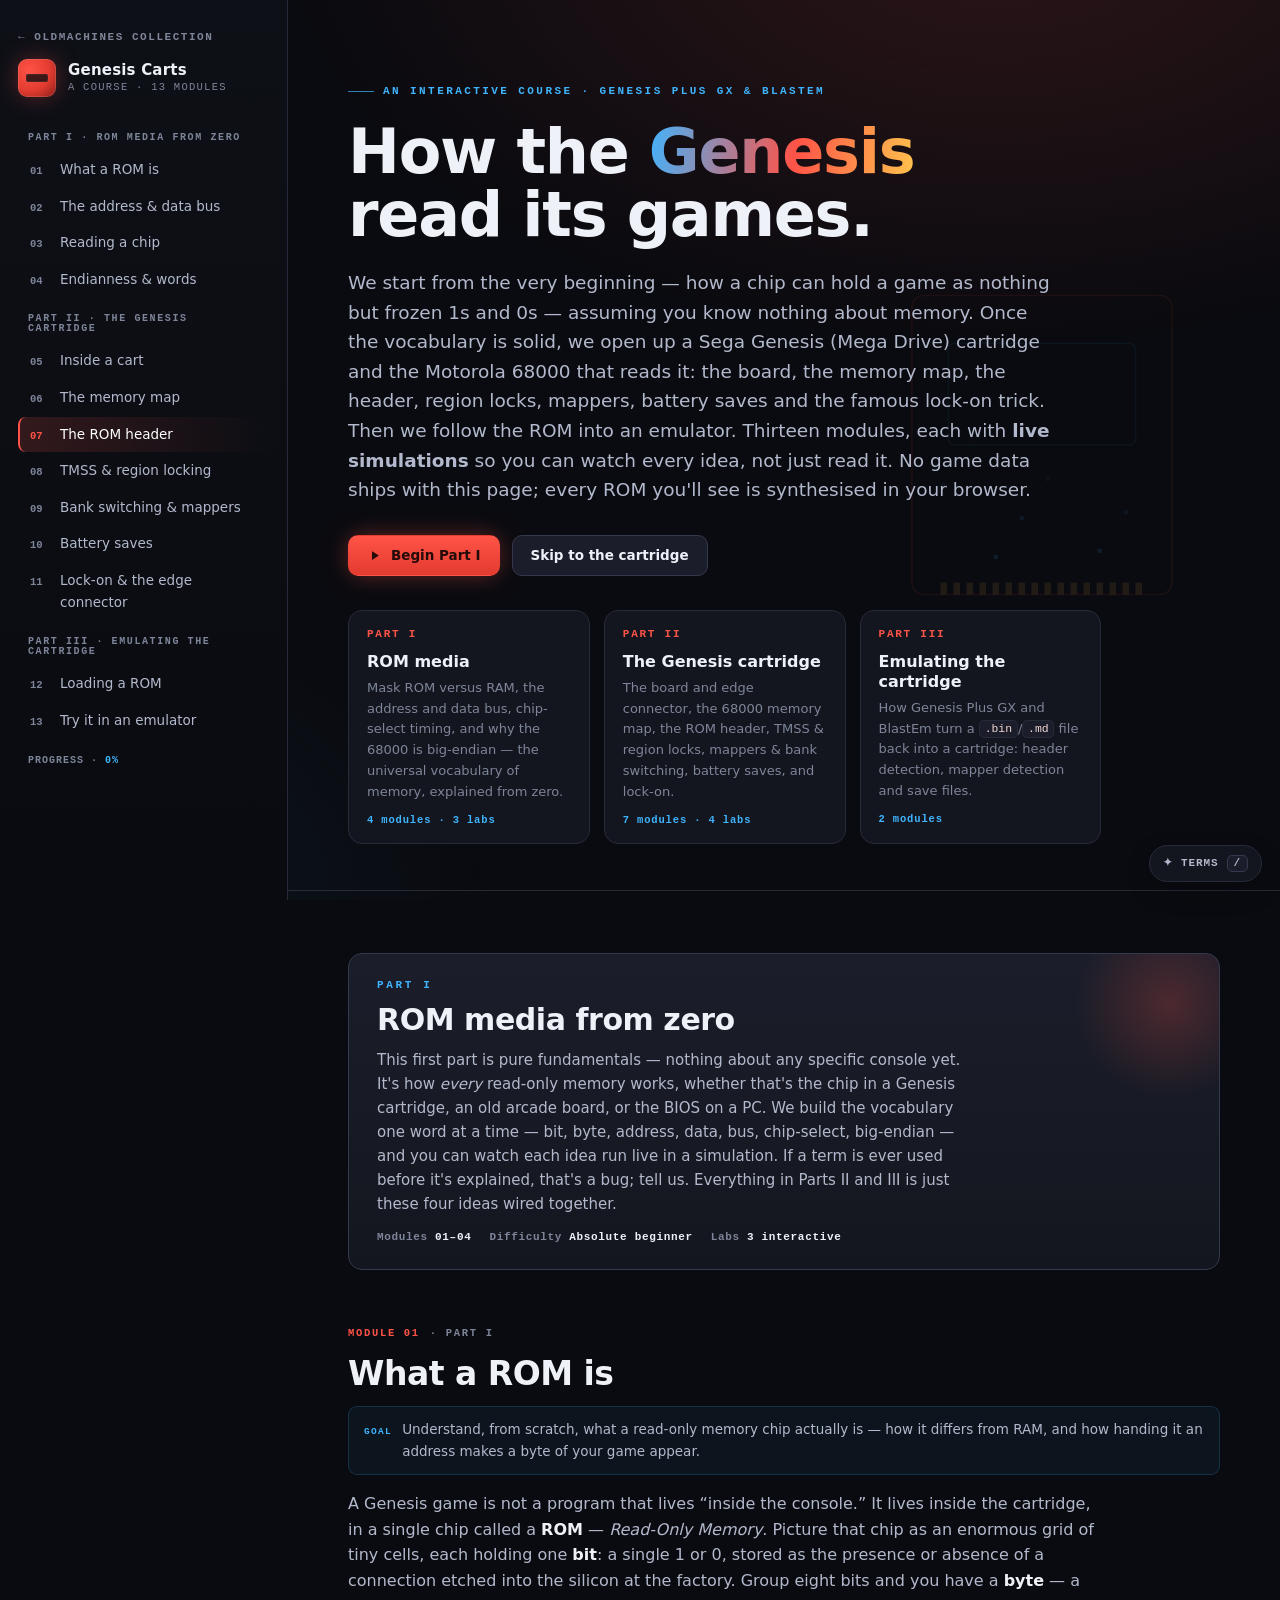
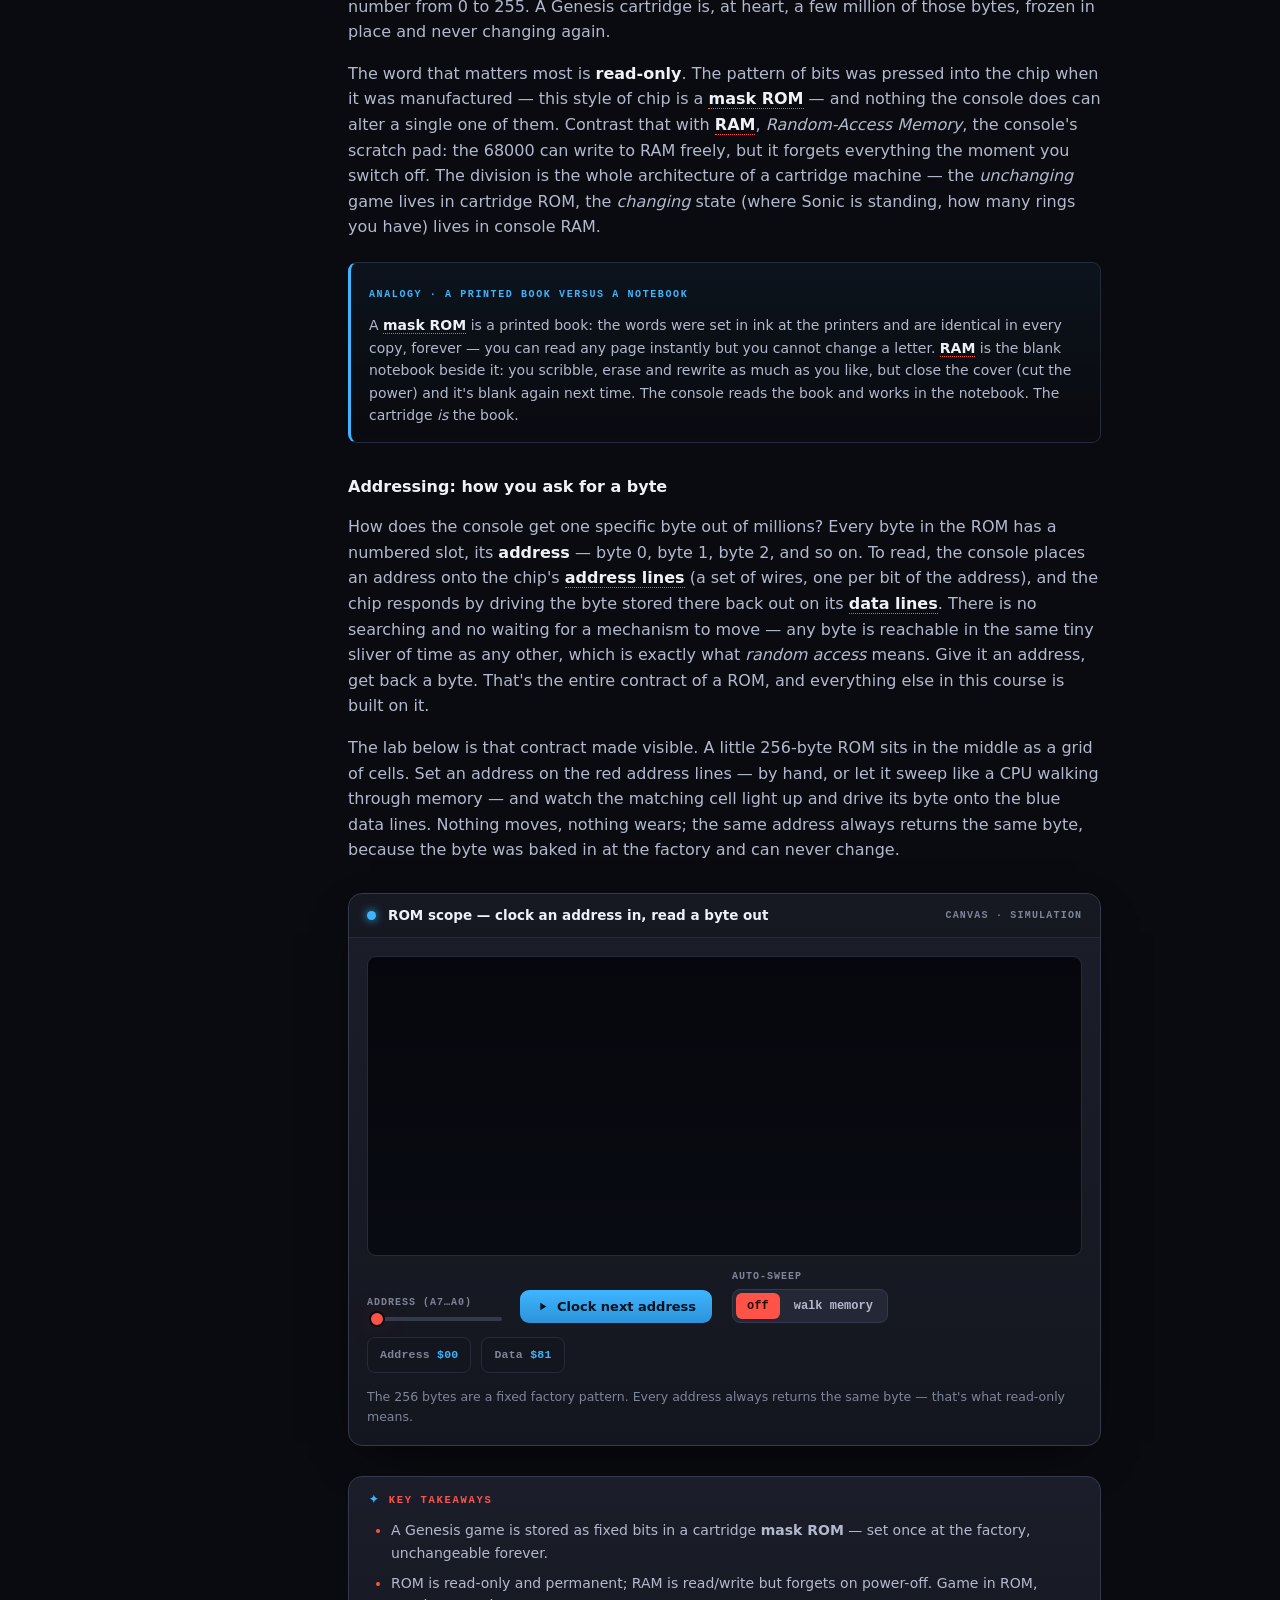
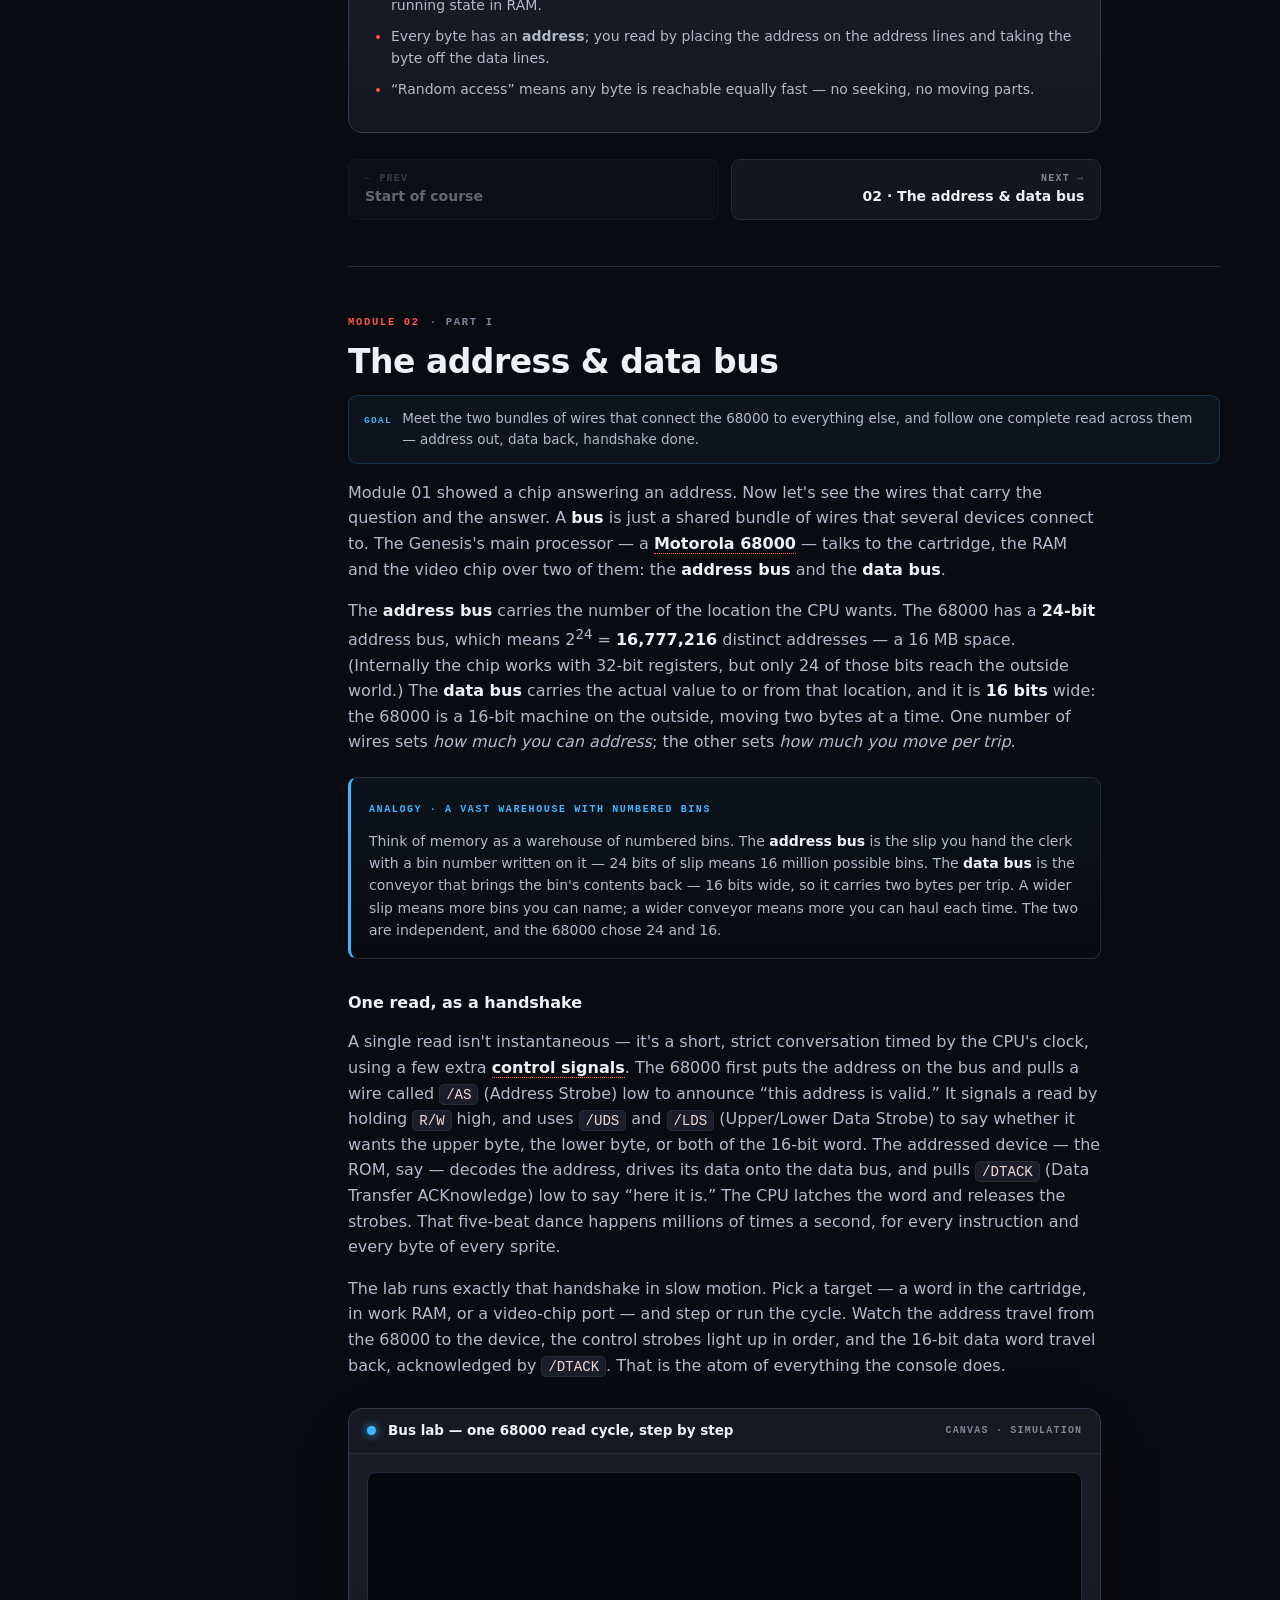
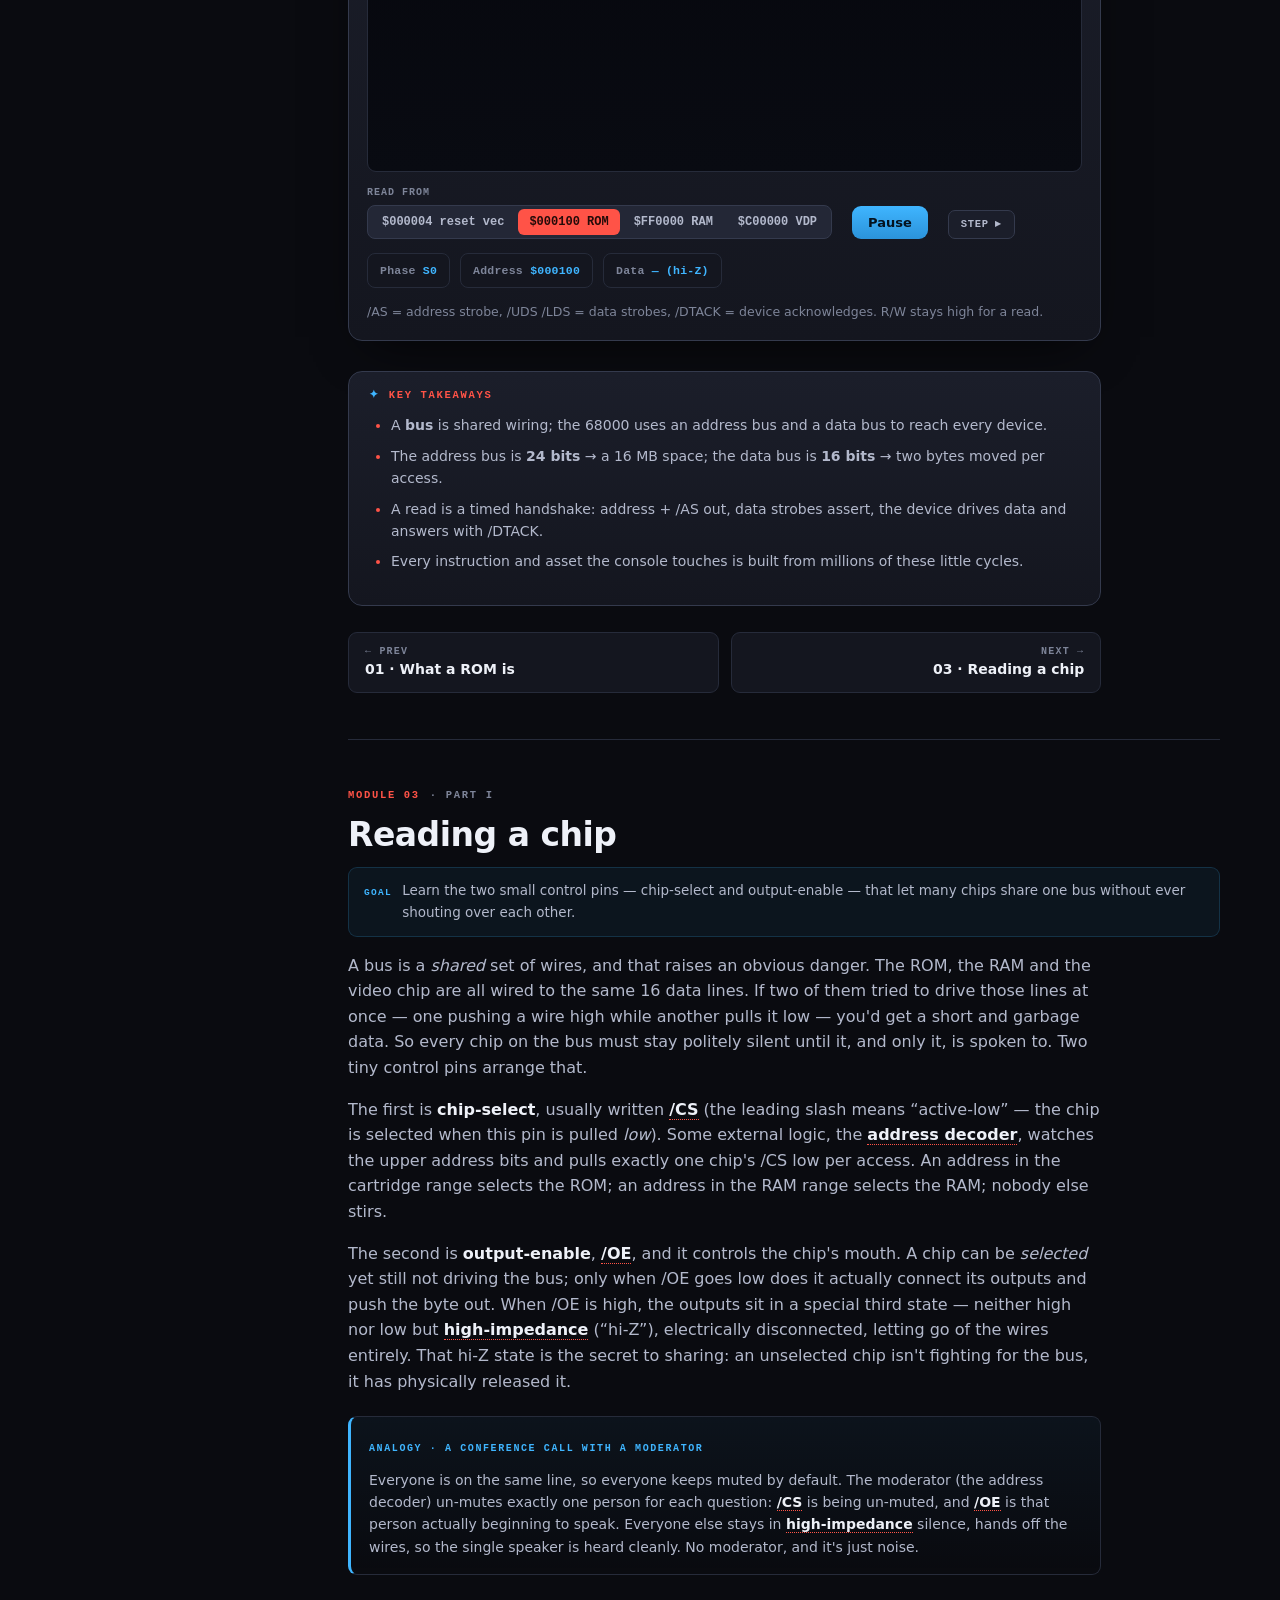
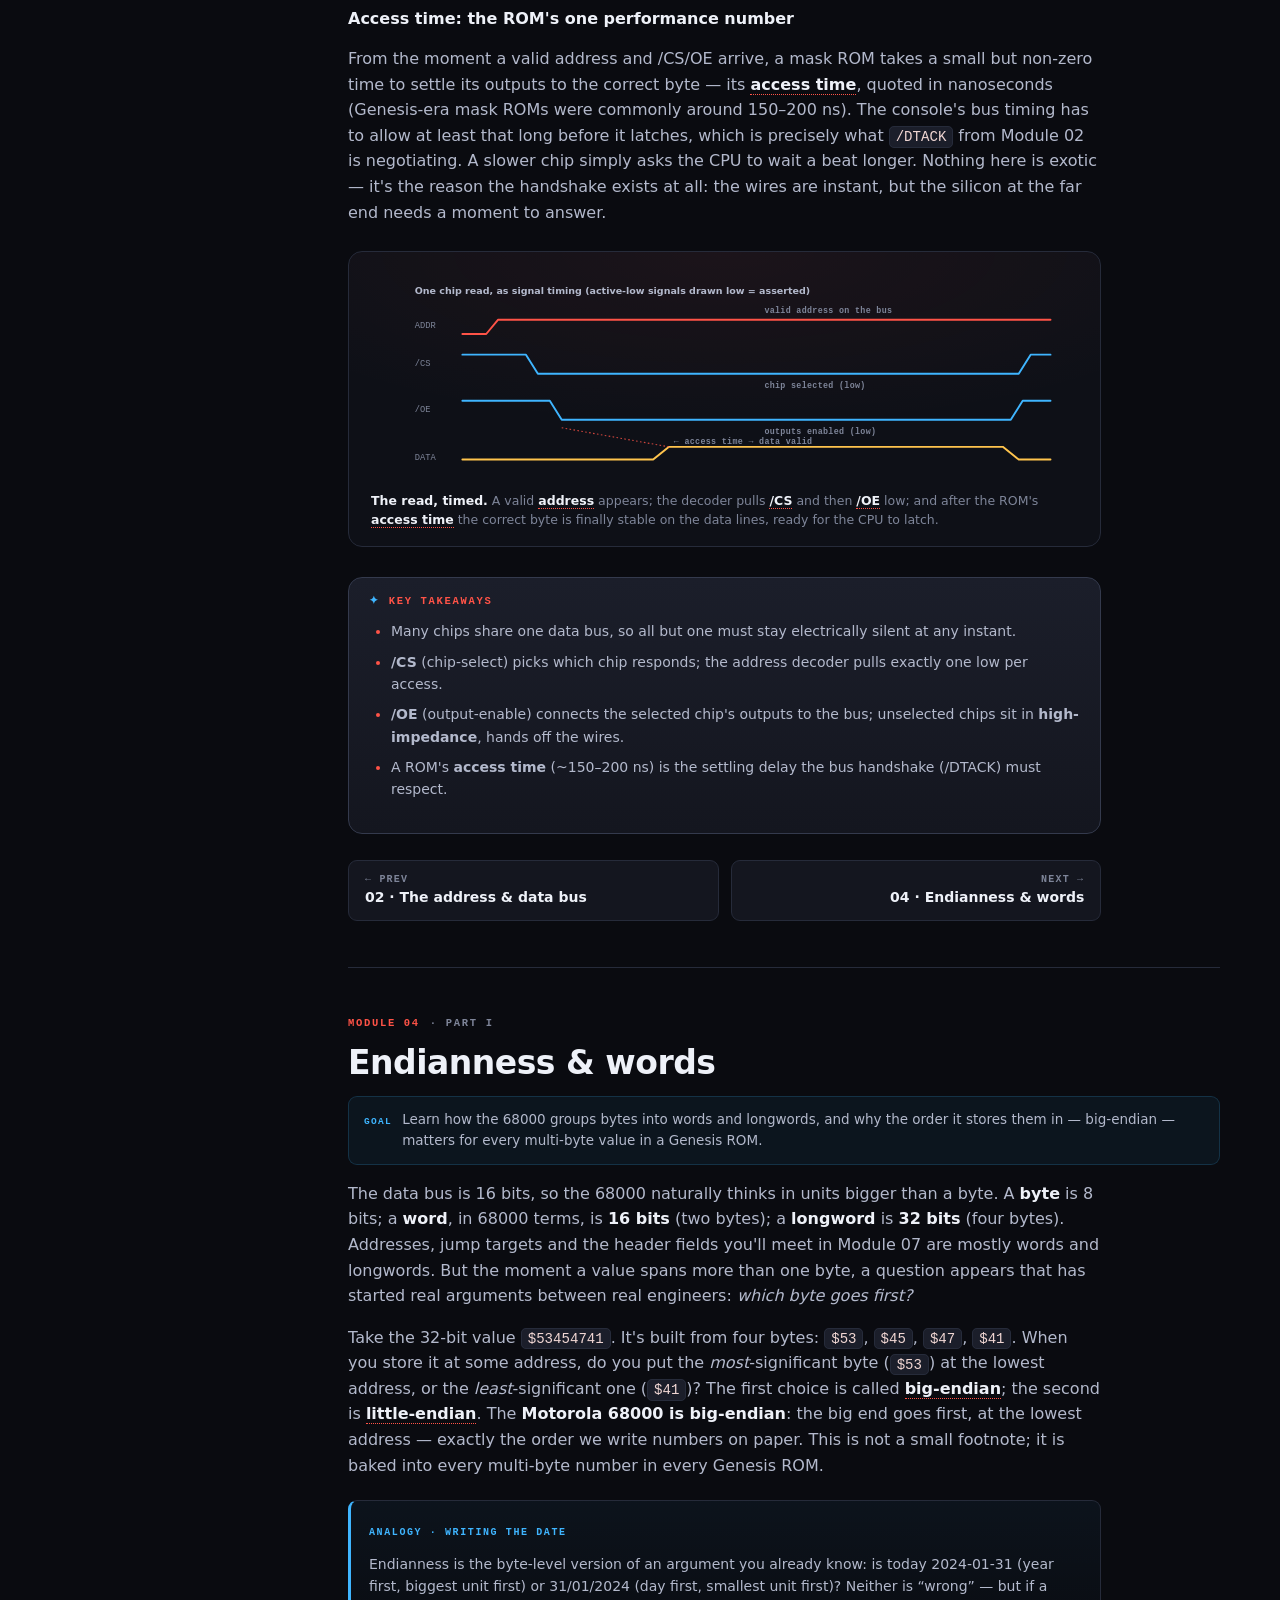
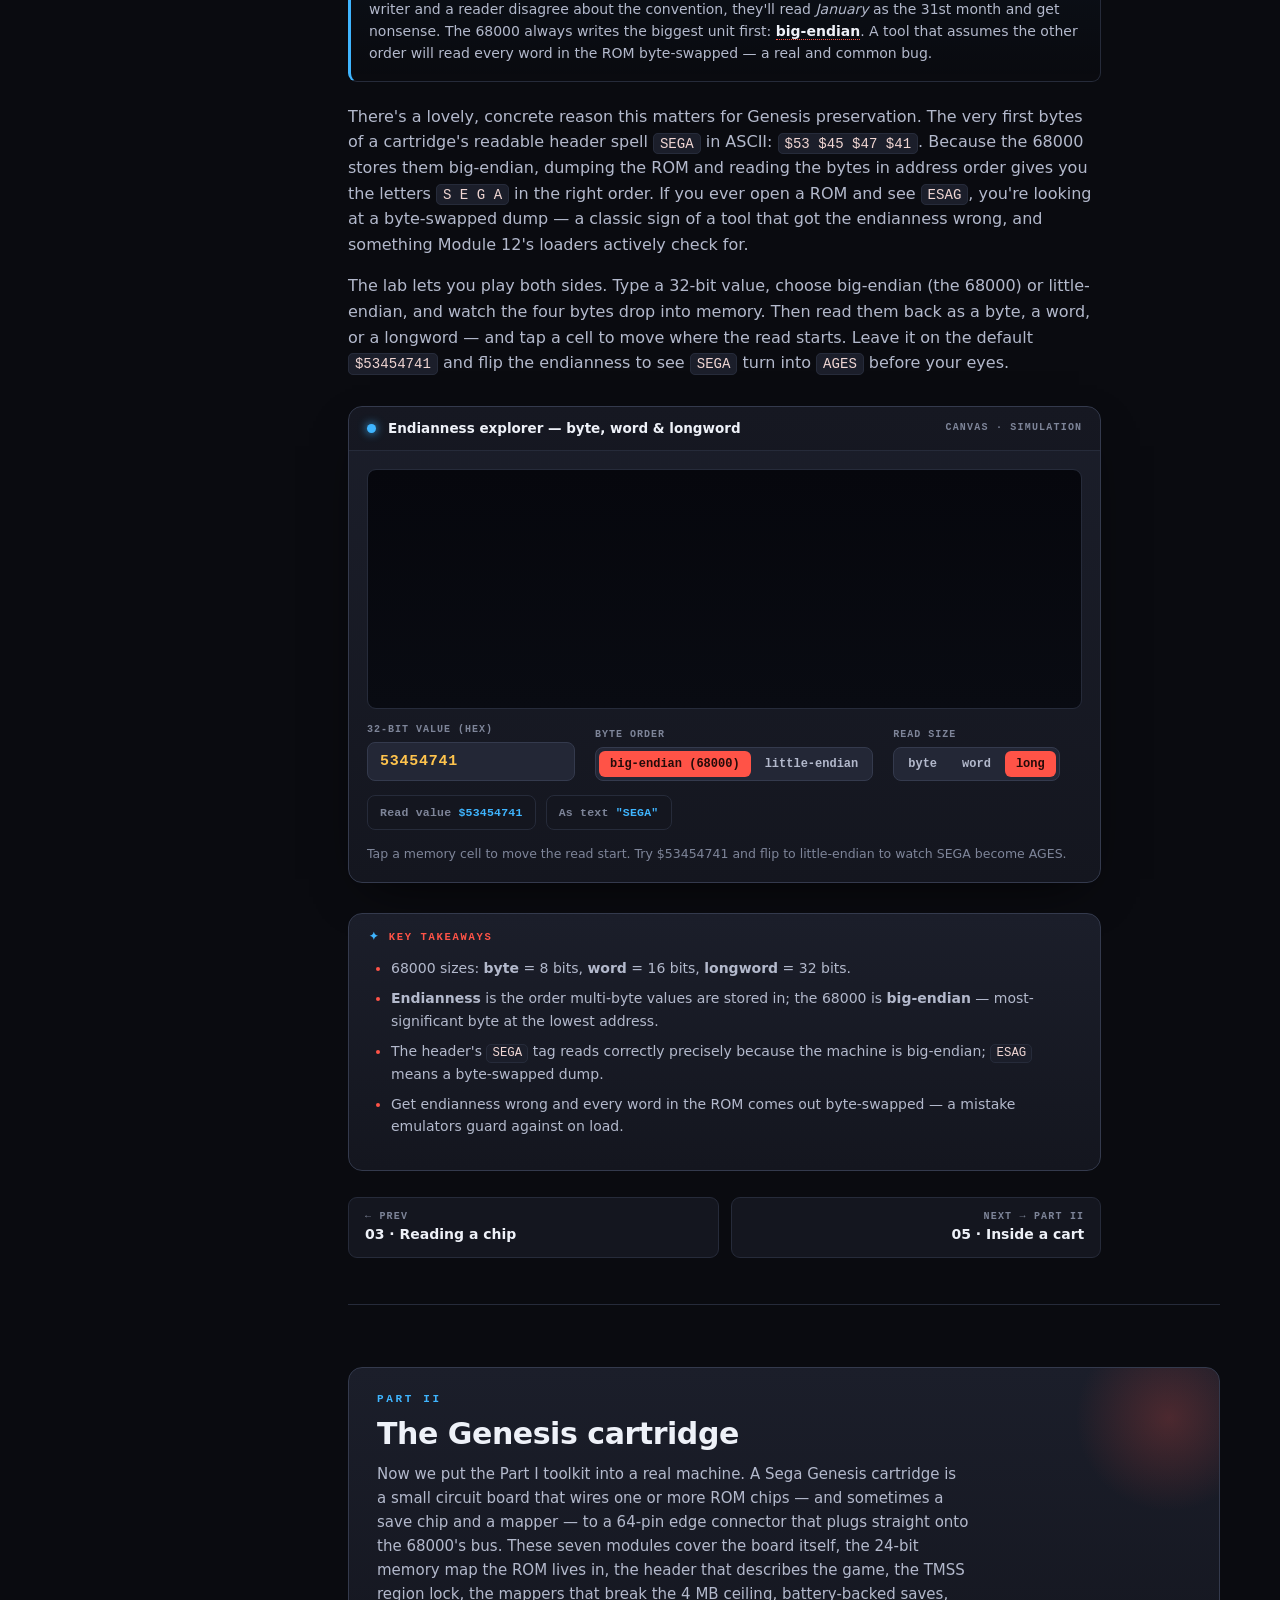
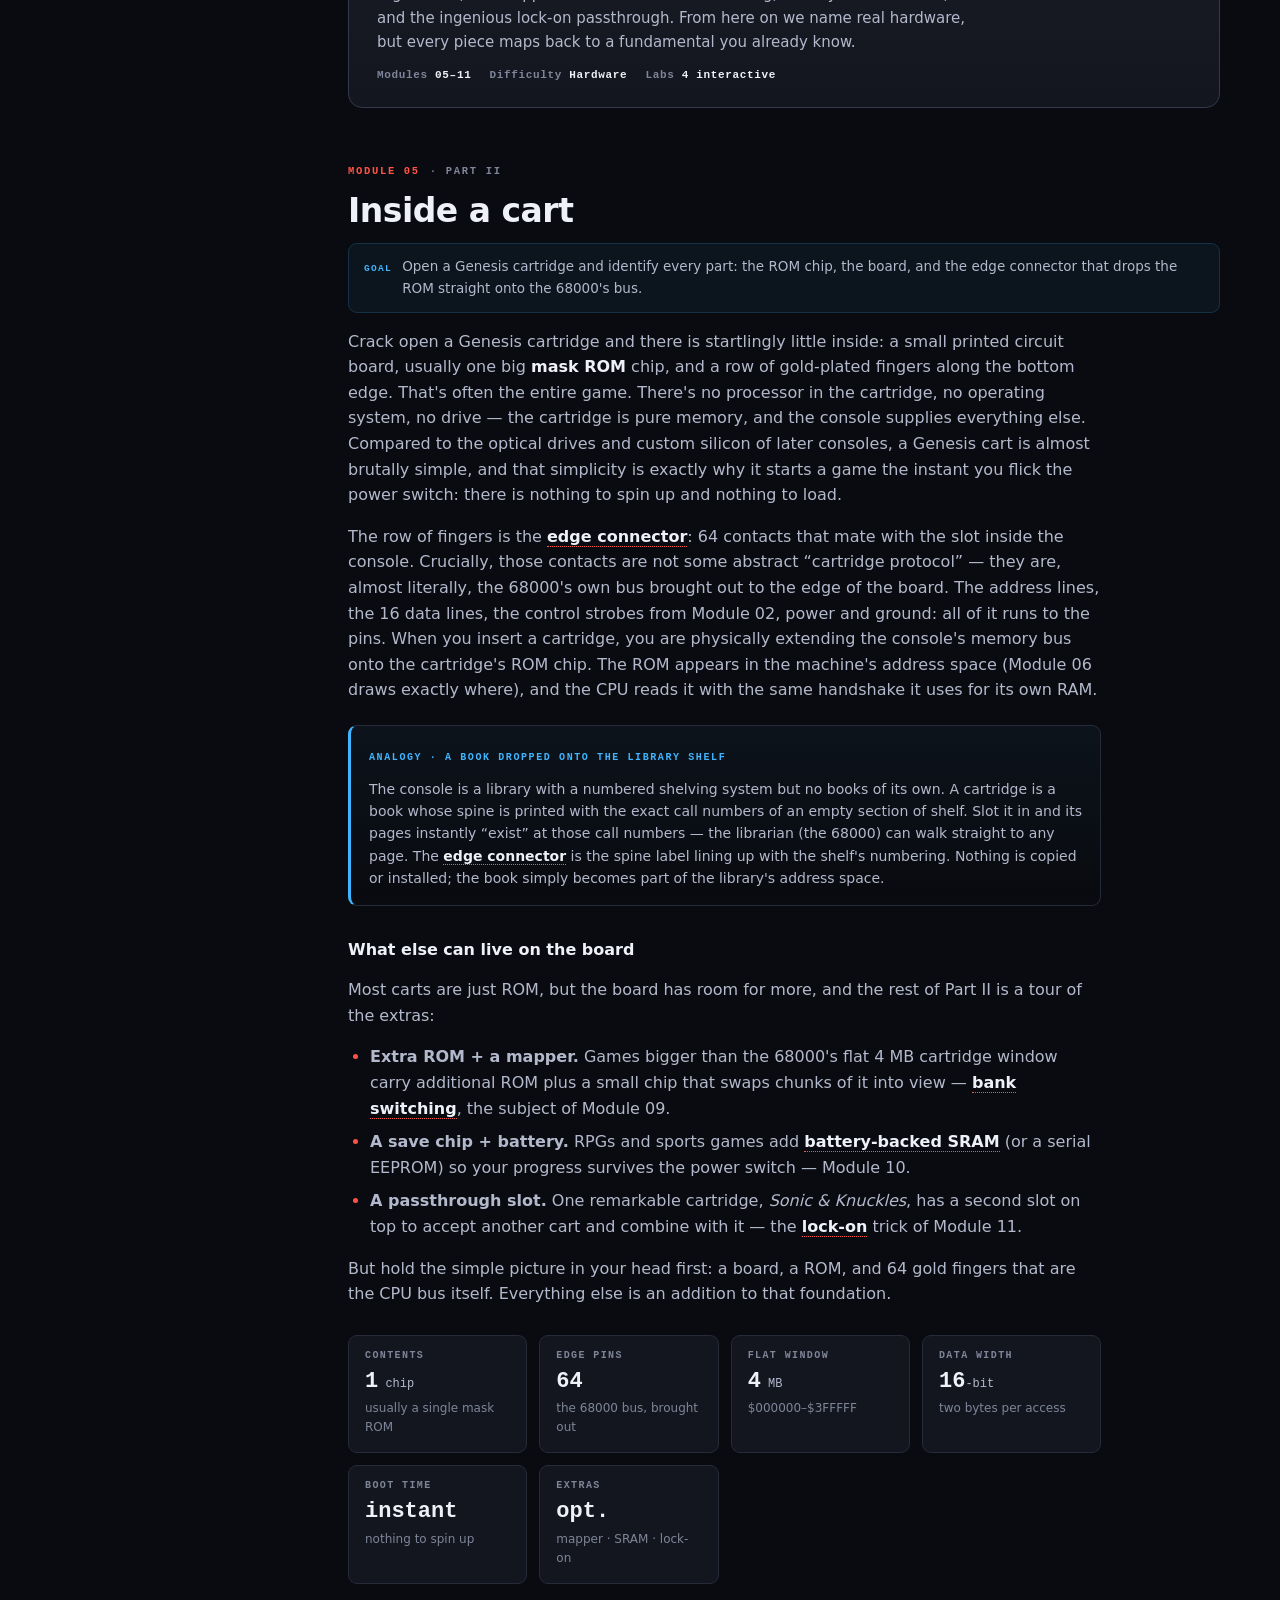
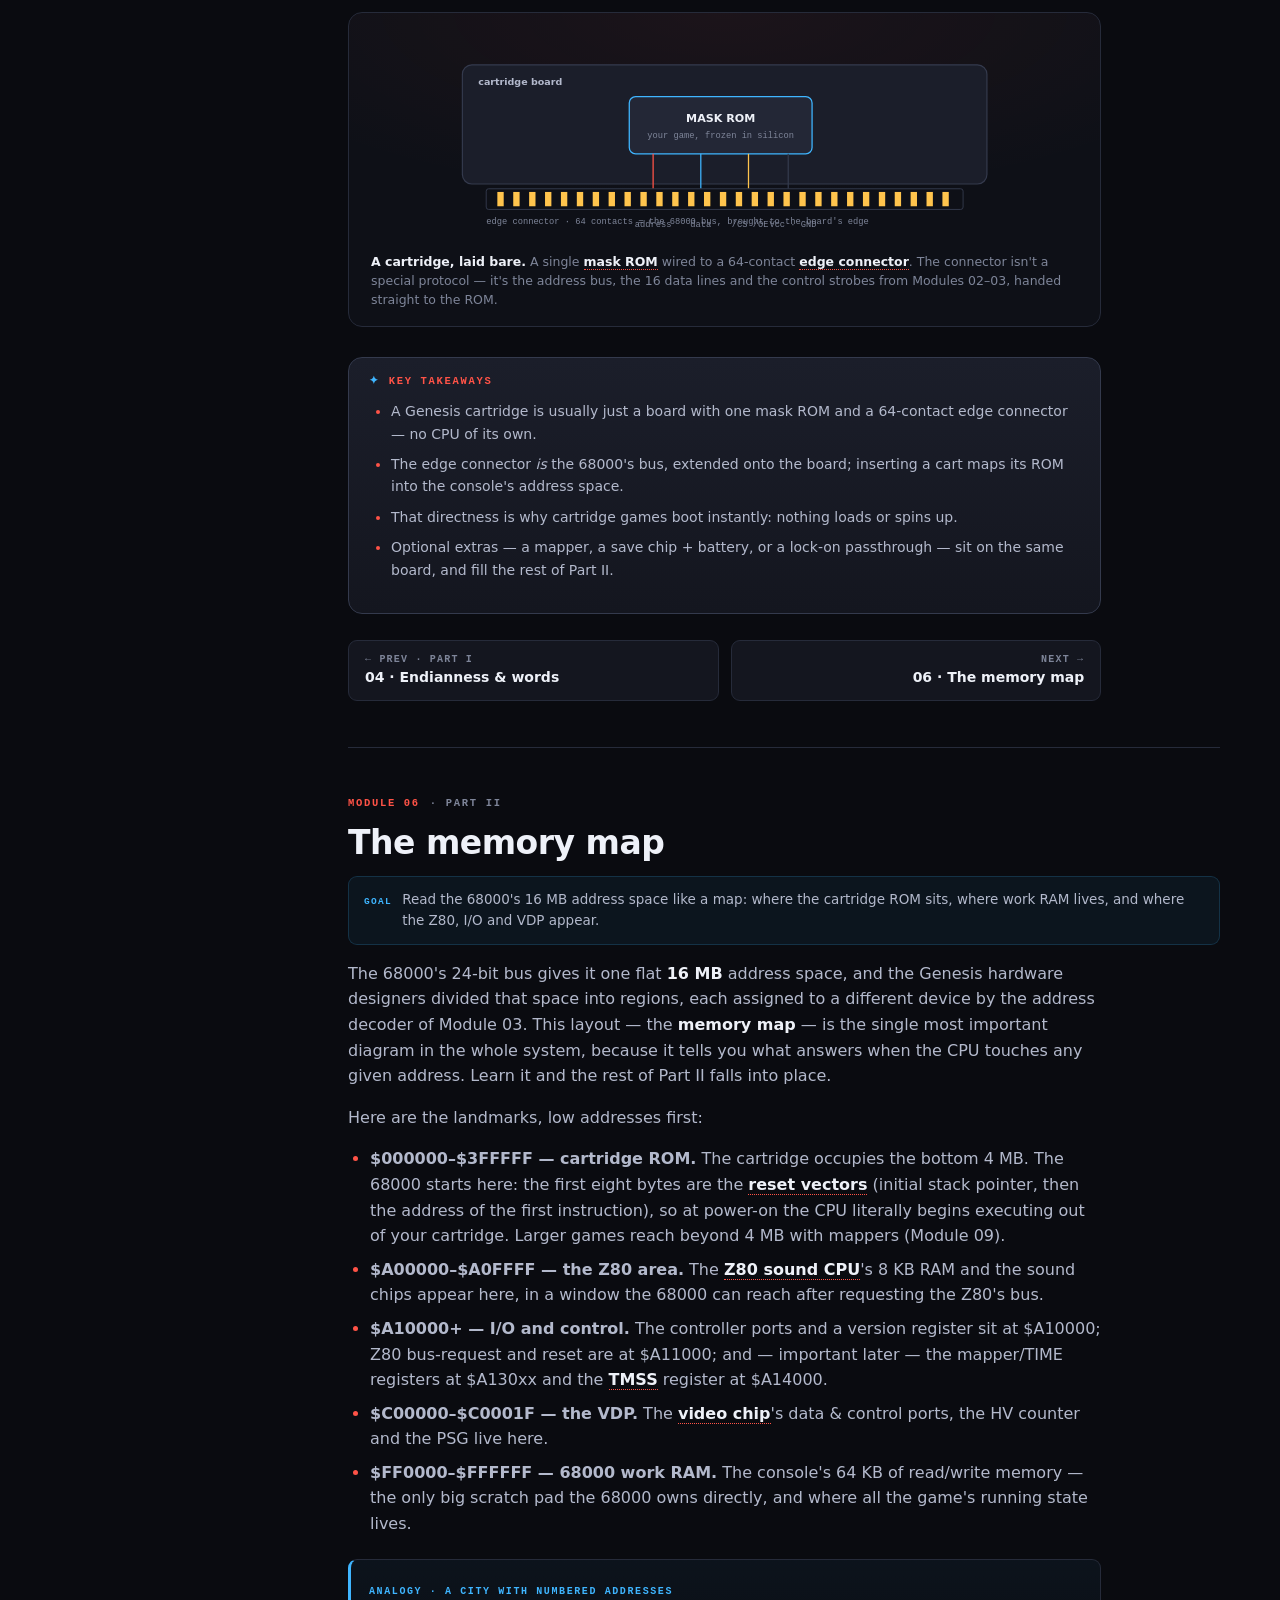
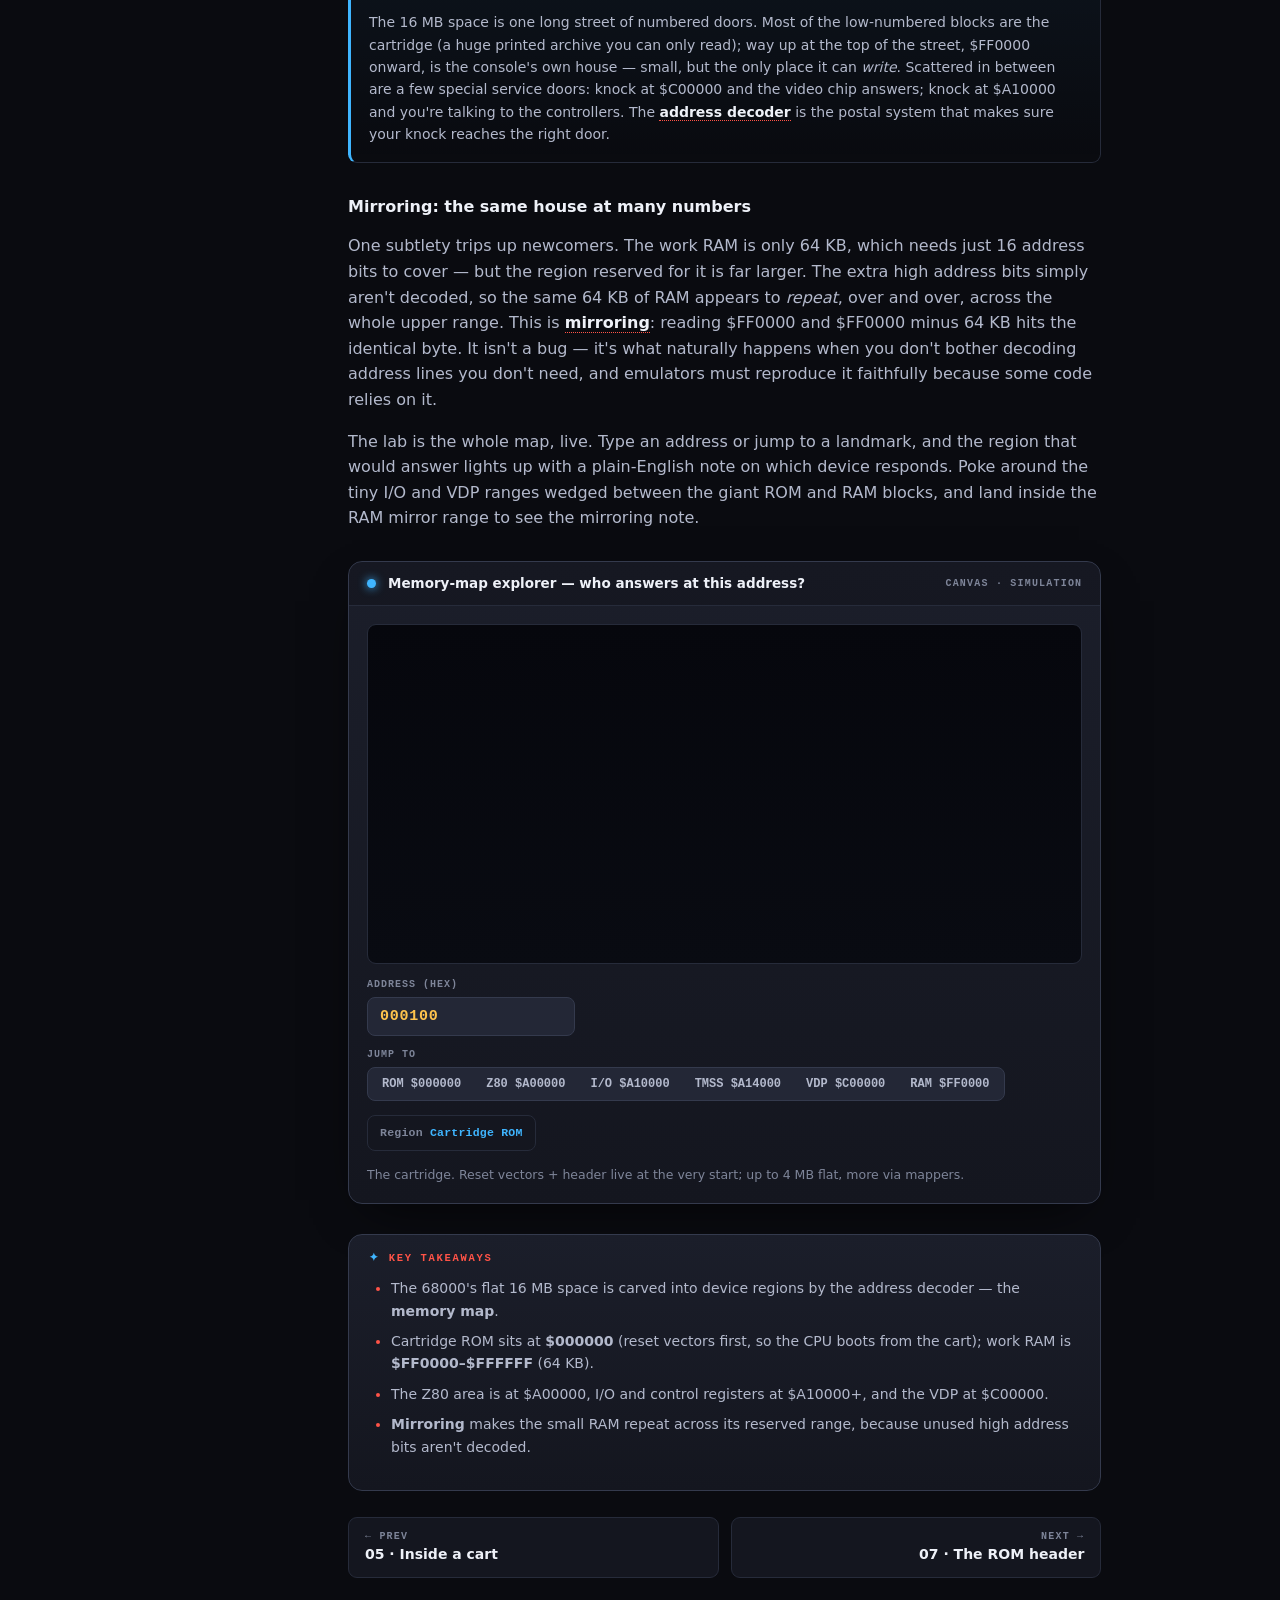
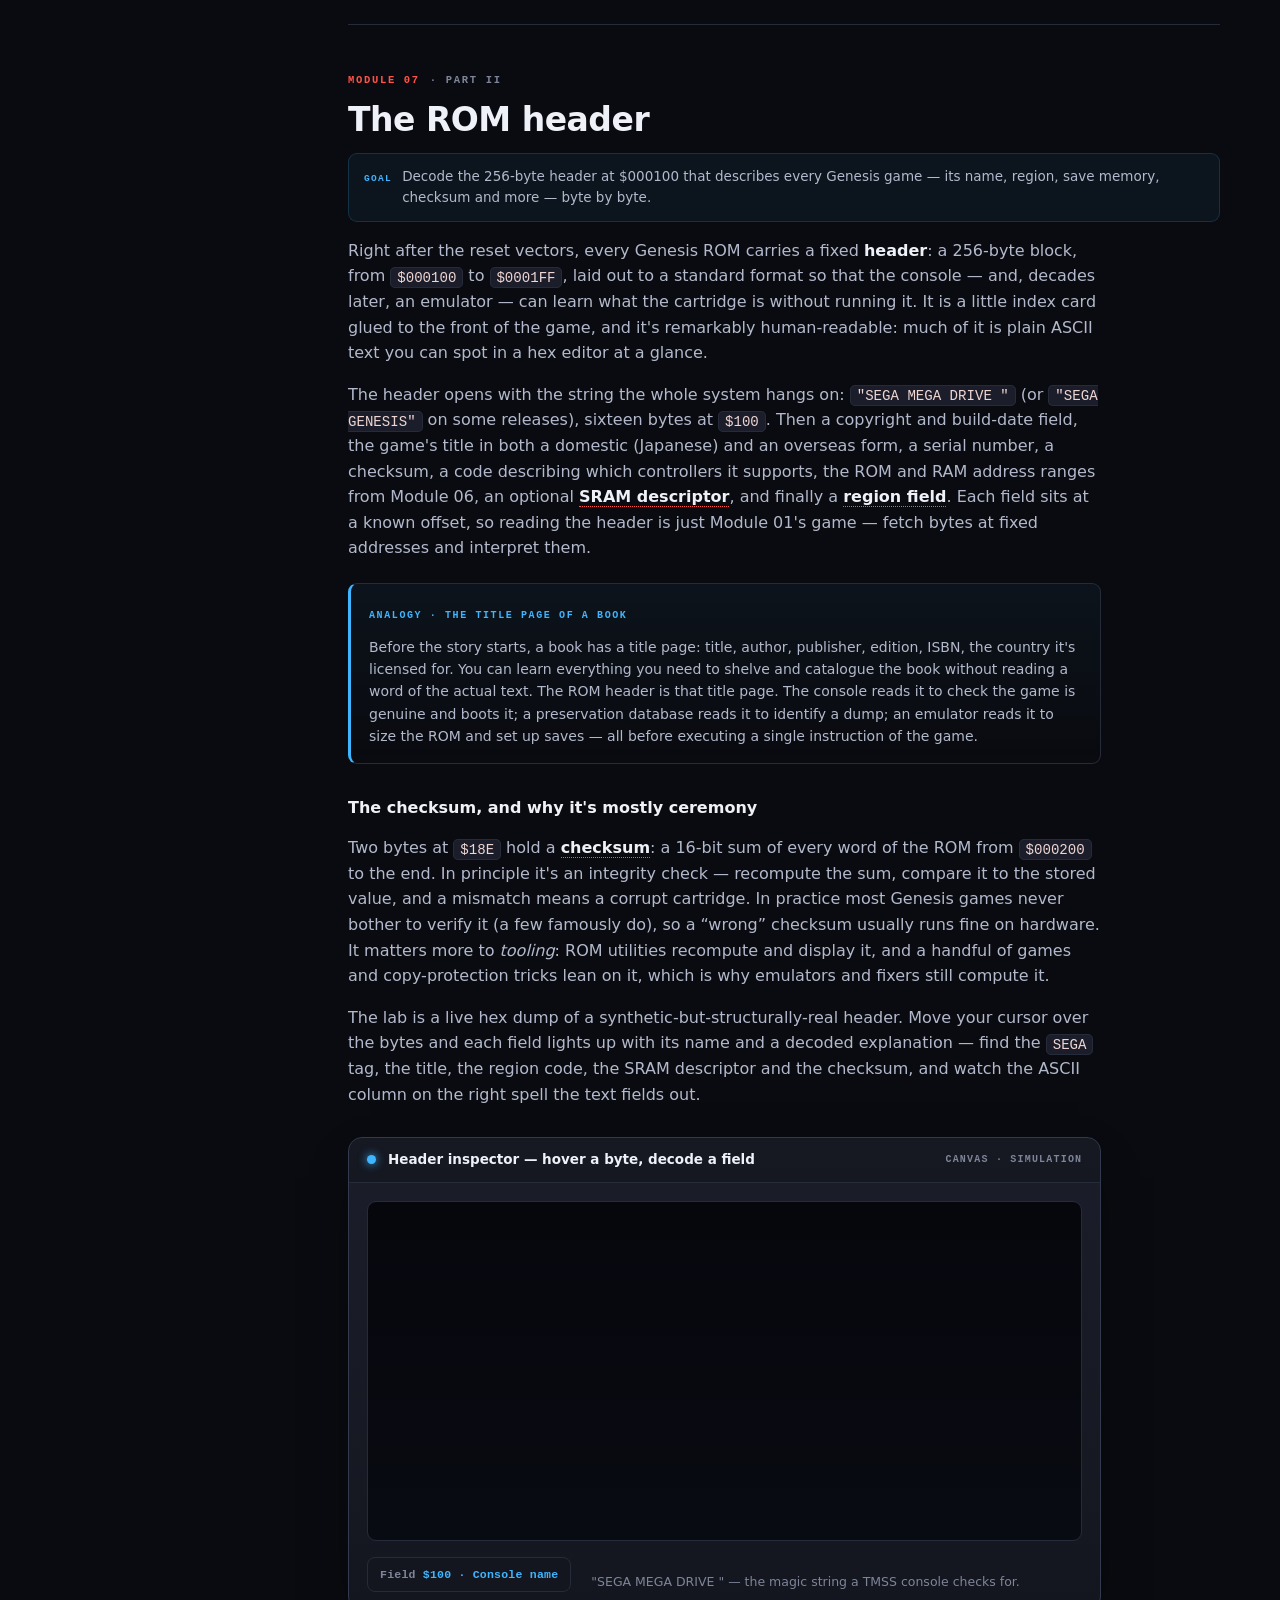
<file: cartridge/index.html>
<!DOCTYPE html>
<html lang="en">
<head>
<meta charset="utf-8">
<meta name="viewport" content="width=device-width, initial-scale=1">
<title>Genesis Cartridges — ROM, mappers, TMSS &amp; lock-on</title>
<meta name="description" content="A hands-on course in three parts: how a read-only memory chip stores a game, how the Sega Genesis cartridge wires that ROM to a Motorola 68000 (the board, the memory map, the header, TMSS, mappers, saves and lock-on), and how emulators like Genesis Plus GX and BlastEm reproduce it — with interactive labs so you can see every concept, not just read it.">
<link rel="icon" href="data:image/svg+xml,%3Csvg xmlns=%27http://www.w3.org/2000/svg%27 viewBox=%270 0 32 32%27%3E%3Crect width=%2732%27 height=%2732%27 rx=%278%27 fill=%27%23ff5347%27/%3E%3Crect x=%276%27 y=%278%27 width=%2720%27 height=%275%27 rx=%272%27 fill=%27%230a0b10%27/%3E%3C/svg%3E">
<link rel="stylesheet" href="styles.css">
</head>
<body>

<div class="progress" aria-hidden="true"><div class="fill" id="progress-fill"></div></div>
<button class="menu-btn" id="menu-btn" aria-label="Open contents">☰</button>
<div class="scrim" id="scrim"></div>

<div class="app">

  <!-- ================================================= SIDEBAR ============ -->
  <aside class="sidebar" id="sidebar">
    <a class="collection-link" href="https://oldmachines.github.io/">← oldmachines collection</a>
    <div class="brand">
      <div class="logo" aria-hidden="true"></div>
      <div>
        <h1>Genesis Carts</h1>
        <span class="sub">A course · 13 modules</span>
      </div>
    </div>

    <nav class="toc" aria-label="Course contents">
      <div class="toc-group">Part I · ROM media from zero</div>
      <a href="#rom"><span class="n">01</span><span>What a ROM is</span></a>
      <a href="#bus"><span class="n">02</span><span>The address &amp; data bus</span></a>
      <a href="#read"><span class="n">03</span><span>Reading a chip</span></a>
      <a href="#endian"><span class="n">04</span><span>Endianness &amp; words</span></a>

      <div class="toc-group">Part II · The Genesis cartridge</div>
      <a href="#inside"><span class="n">05</span><span>Inside a cart</span></a>
      <a href="#memmap"><span class="n">06</span><span>The memory map</span></a>
      <a href="#header"><span class="n">07</span><span>The ROM header</span></a>
      <a href="#tmss"><span class="n">08</span><span>TMSS &amp; region locking</span></a>
      <a href="#mappers"><span class="n">09</span><span>Bank switching &amp; mappers</span></a>
      <a href="#saves"><span class="n">10</span><span>Battery saves</span></a>
      <a href="#lockon"><span class="n">11</span><span>Lock-on &amp; the edge connector</span></a>

      <div class="toc-group">Part III · Emulating the cartridge</div>
      <a href="#loading"><span class="n">12</span><span>Loading a ROM</span></a>
      <a href="#try"><span class="n">13</span><span>Try it in an emulator</span></a>

      <div class="progress-note">Progress · <b id="pct">0%</b></div>
    </nav>
  </aside>

  <!-- ================================================= MAIN =============== -->
  <main class="main">

    <!-- ------------------------------------------------ HERO -------------- -->
    <header class="hero">
      <canvas id="hero-cart" aria-hidden="true"></canvas>
      <div class="wrap">
        <div class="inner">
          <span class="eyebrow">An interactive course · Genesis Plus GX &amp; BlastEm</span>
          <h2>How the <span class="grad">Genesis</span> read its games.</h2>
          <p class="lede">
            We start from the very beginning — how a chip can hold a game as
            nothing but frozen 1s and 0s — assuming you know nothing about
            memory. Once the vocabulary is solid, we open up a Sega Genesis
            (Mega Drive) cartridge and the Motorola 68000 that reads it: the
            board, the memory map, the header, region locks, mappers, battery
            saves and the famous lock-on trick. Then we follow the ROM into an
            emulator. Thirteen modules, each with <strong>live simulations</strong>
            so you can watch every idea, not just read it. No game data ships
            with this page; every ROM you'll see is synthesised in your browser.
          </p>
          <div class="cta-row">
            <a class="btn primary" href="#rom">
              <svg viewBox="0 0 24 24" fill="currentColor"><path d="M8 5v14l11-7z"/></svg>
              Begin Part I
            </a>
            <a class="btn" href="#inside">Skip to the cartridge</a>
          </div>

          <div class="arc-cards">
            <a class="arc" href="#part-1">
              <div class="an">PART I</div>
              <h4>ROM media</h4>
              <p>Mask ROM versus RAM, the address and data bus, chip-select timing, and why the 68000 is big-endian — the universal vocabulary of memory, explained from zero.</p>
              <div class="cnt">4 modules · 3 labs</div>
            </a>
            <a class="arc" href="#part-2">
              <div class="an">PART II</div>
              <h4>The Genesis cartridge</h4>
              <p>The board and edge connector, the 68000 memory map, the ROM header, TMSS &amp; region locks, mappers &amp; bank switching, battery saves, and lock-on.</p>
              <div class="cnt">7 modules · 4 labs</div>
            </a>
            <a class="arc" href="#part-3">
              <div class="an">PART III</div>
              <h4>Emulating the cartridge</h4>
              <p>How Genesis Plus GX and BlastEm turn a <code>.bin</code>/<code>.md</code> file back into a cartridge: header detection, mapper detection and save files.</p>
              <div class="cnt">2 modules</div>
            </a>
          </div>
        </div>
      </div>
    </header>

    <div class="wrap">

      <!-- ============================================ PART I ============== -->
      <section class="part" id="part-1">
        <div class="part-inner">
          <div class="kicker">Part I</div>
          <h3>ROM media from zero</h3>
          <p>
            This first part is pure fundamentals — nothing about any specific
            console yet. It's how <em>every</em> read-only memory works, whether
            that's the chip in a Genesis cartridge, an old arcade board, or the
            BIOS on a PC. We build the vocabulary one word at a time — bit,
            byte, address, data, bus, chip-select, big-endian — and you can
            watch each idea run live in a simulation. If a term is ever used
            before it's explained, that's a bug; tell us. Everything in Parts II
            and III is just these four ideas wired together.
          </p>
          <div class="part-meta"><span>Modules <b>01–04</b></span><span>Difficulty <b>Absolute beginner</b></span><span>Labs <b>3 interactive</b></span></div>
        </div>
      </section>

      <!-- --- Module 01 --- -->
      <section class="doc" id="rom">
        <div class="mod-head">
          <span class="eye">Module 01 <span class="part-tag">· Part I</span></span>
          <h3>What a ROM is</h3>
          <div class="objective"><span class="lbl">Goal</span><span class="txt">Understand, from scratch, what a read-only memory chip actually is — how it differs from RAM, and how handing it an address makes a byte of your game appear.</span></div>
        </div>
        <div class="prose">
          <p>
            A Genesis game is not a program that lives &ldquo;inside the
            console.&rdquo; It lives inside the cartridge, in a single chip
            called a <strong>ROM</strong> — <em>Read-Only Memory</em>. Picture
            that chip as an enormous grid of tiny cells, each holding one
            <strong>bit</strong>: a single 1 or 0, stored as the presence or
            absence of a connection etched into the silicon at the factory.
            Group eight bits and you have a <strong>byte</strong> — a number
            from 0 to 255. A Genesis cartridge is, at heart, a few million of
            those bytes, frozen in place and never changing again.
          </p>
          <p>
            The word that matters most is <strong>read-only</strong>. The
            pattern of bits was pressed into the chip when it was manufactured —
            this style of chip is a
            <span class="term" data-tip="A ROM whose contents are defined by a photographic mask during fabrication. Cheap in bulk, impossible to change afterwards — the classic game-cartridge chip.">mask ROM</span>
            — and nothing the console does can alter a single one of them. Contrast
            that with <span class="term" data-tip="Random-Access Memory: read/write memory that forgets everything the instant power is removed. The Genesis has 64 KB of it for the 68000 to scribble in.">RAM</span>,
            <em>Random-Access Memory</em>, the console's scratch pad: the 68000
            can write to RAM freely, but it forgets everything the moment you
            switch off. The division is the whole architecture of a cartridge
            machine — the <em>unchanging</em> game lives in cartridge ROM, the
            <em>changing</em> state (where Sonic is standing, how many rings you
            have) lives in console RAM.
          </p>

          <div class="analogy">
            <span class="lbl">Analogy · A printed book versus a notebook</span>
            <p>
              A <span class="term" data-tip="Mask ROM: the bit pattern is fixed at manufacture, like ink printed on a page.">mask ROM</span>
              is a printed book: the words were set in ink at the printers and
              are identical in every copy, forever — you can read any page
              instantly but you cannot change a letter. <span class="term" data-tip="RAM: freely writable, but empty again every time the power cycles.">RAM</span>
              is the blank notebook beside it: you scribble, erase and
              rewrite as much as you like, but close the cover (cut the power)
              and it's blank again next time. The console reads the book and
              works in the notebook. The cartridge <em>is</em> the book.
            </p>
          </div>

          <h4>Addressing: how you ask for a byte</h4>
          <p>
            How does the console get one specific byte out of millions? Every
            byte in the ROM has a numbered slot, its <strong>address</strong> —
            byte 0, byte 1, byte 2, and so on. To read, the console places an
            address onto the chip's <span class="term" data-tip="The set of wires that carry the address — the number of the byte you want to read — from the CPU to the memory chip.">address lines</span>
            (a set of wires, one per bit of the address), and the chip responds
            by driving the byte stored there back out on its
            <span class="term" data-tip="The set of wires that carry the byte the chip is currently outputting back to the CPU.">data lines</span>.
            There is no searching and no waiting for a mechanism to move — any
            byte is reachable in the same tiny sliver of time as any other,
            which is exactly what <em>random access</em> means. Give it an
            address, get back a byte. That's the entire contract of a ROM, and
            everything else in this course is built on it.
          </p>
          <p>
            The lab below is that contract made visible. A little 256-byte ROM
            sits in the middle as a grid of cells. Set an address on the red
            address lines — by hand, or let it sweep like a CPU walking through
            memory — and watch the matching cell light up and drive its byte
            onto the blue data lines. Nothing moves, nothing wears; the same
            address always returns the same byte, because the byte was baked in
            at the factory and can never change.
          </p>

          <div class="lab" id="lab-rom">
            <div class="lab-head"><span class="dot"></span><span class="title">ROM scope — clock an address in, read a byte out</span><span class="badge">Canvas · simulation</span></div>
            <div class="lab-body">
              <canvas class="scope lab-tall" aria-label="A 256-byte ROM shown as a cell grid; setting an address lights up a cell and drives its byte onto the data bus"></canvas>
              <div class="controls">
                <div class="ctrl">
                  <label>Address (A7…A0)</label>
                  <input type="range" min="0" max="255" value="0" step="1" data-rom-addr aria-label="ROM address">
                </div>
                <button class="play-btn" data-rom-clock>
                  <svg viewBox="0 0 24 24" fill="currentColor"><path d="M8 5v14l11-7z"/></svg>
                  Clock next address
                </button>
                <div class="ctrl">
                  <label>Auto-sweep</label>
                  <div class="seg-btns" role="group" aria-label="Auto sweep">
                    <button class="on" data-rom-sweep="off">off</button>
                    <button data-rom-sweep="on">walk memory</button>
                  </div>
                </div>
                <div class="readouts">
                  <span class="readout">Address <b data-rom-a>$00</b></span>
                  <span class="readout">Data <b data-rom-d>$00</b></span>
                </div>
                <span class="sim-note">The 256 bytes are a fixed factory pattern. Every address always returns the same byte — that's what read-only means.</span>
              </div>
            </div>
          </div>

          <div class="takeaway">
            <div class="th">Key takeaways</div>
            <ul>
              <li>A Genesis game is stored as fixed bits in a cartridge <strong>mask ROM</strong> — set once at the factory, unchangeable forever.</li>
              <li>ROM is read-only and permanent; RAM is read/write but forgets on power-off. Game in ROM, running state in RAM.</li>
              <li>Every byte has an <strong>address</strong>; you read by placing the address on the address lines and taking the byte off the data lines.</li>
              <li>&ldquo;Random access&rdquo; means any byte is reachable equally fast — no seeking, no moving parts.</li>
            </ul>
          </div>

          <div class="mod-nav">
            <a class="disabled" aria-disabled="true"><span class="dir">← Prev</span><span class="ttl">Start of course</span></a>
            <a class="next" href="#bus"><span class="dir">Next →</span><span class="ttl">02 · The address &amp; data bus</span></a>
          </div>
        </div>
      </section>

      <!-- --- Module 02 --- -->
      <section class="doc" id="bus">
        <div class="mod-head">
          <span class="eye">Module 02 <span class="part-tag">· Part I</span></span>
          <h3>The address &amp; data bus</h3>
          <div class="objective"><span class="lbl">Goal</span><span class="txt">Meet the two bundles of wires that connect the 68000 to everything else, and follow one complete read across them — address out, data back, handshake done.</span></div>
        </div>
        <div class="prose">
          <p>
            Module 01 showed a chip answering an address. Now let's see the wires
            that carry the question and the answer. A <strong>bus</strong> is
            just a shared bundle of wires that several devices connect to. The
            Genesis's main processor — a <span class="term" data-tip="Motorola 68000: the Genesis's main CPU, running at about 7.67 MHz (NTSC). 16-bit data bus, 24-bit address bus, 32-bit internal registers.">Motorola 68000</span>
            — talks to the cartridge, the RAM and the video chip over two of
            them: the <strong>address bus</strong> and the <strong>data
            bus</strong>.
          </p>
          <p>
            The <strong>address bus</strong> carries the number of the location
            the CPU wants. The 68000 has a <strong>24-bit</strong> address bus,
            which means 2<sup>24</sup> = <strong>16,777,216</strong> distinct
            addresses — a 16&nbsp;MB space. (Internally the chip works with
            32-bit registers, but only 24 of those bits reach the outside
            world.) The <strong>data bus</strong> carries the actual value to or
            from that location, and it is <strong>16 bits</strong> wide: the
            68000 is a 16-bit machine on the outside, moving two bytes at a time.
            One number of wires sets <em>how much you can address</em>; the other
            sets <em>how much you move per trip</em>.
          </p>

          <div class="analogy">
            <span class="lbl">Analogy · A vast warehouse with numbered bins</span>
            <p>
              Think of memory as a warehouse of numbered bins. The
              <strong>address bus</strong> is the slip you hand the clerk with a
              bin number written on it — 24 bits of slip means 16&nbsp;million
              possible bins. The <strong>data bus</strong> is the conveyor that
              brings the bin's contents back — 16 bits wide, so it carries two
              bytes per trip. A wider slip means more bins you can name; a wider
              conveyor means more you can haul each time. The two are
              independent, and the 68000 chose 24 and 16.
            </p>
          </div>

          <h4>One read, as a handshake</h4>
          <p>
            A single read isn't instantaneous — it's a short, strict
            conversation timed by the CPU's clock, using a few extra
            <span class="term" data-tip="Individual wires that coordinate a bus transfer: /AS says 'address is valid', /LDS and /UDS say which byte(s) are wanted, R/W says read or write, and /DTACK is the device replying 'data is ready'.">control signals</span>.
            The 68000 first puts the address on the bus and pulls a wire called
            <code>/AS</code> (Address Strobe) low to announce &ldquo;this address
            is valid.&rdquo; It signals a read by holding <code>R/W</code> high,
            and uses <code>/UDS</code> and <code>/LDS</code> (Upper/Lower Data
            Strobe) to say whether it wants the upper byte, the lower byte, or
            both of the 16-bit word. The addressed device — the ROM, say —
            decodes the address, drives its data onto the data bus, and pulls
            <code>/DTACK</code> (Data Transfer ACKnowledge) low to say
            &ldquo;here it is.&rdquo; The CPU latches the word and releases the
            strobes. That five-beat dance happens millions of times a second,
            for every instruction and every byte of every sprite.
          </p>
          <p>
            The lab runs exactly that handshake in slow motion. Pick a target —
            a word in the cartridge, in work RAM, or a video-chip port — and
            step or run the cycle. Watch the address travel from the 68000 to
            the device, the control strobes light up in order, and the 16-bit
            data word travel back, acknowledged by <code>/DTACK</code>. That is
            the atom of everything the console does.
          </p>

          <div class="lab" id="lab-bus">
            <div class="lab-head"><span class="dot"></span><span class="title">Bus lab — one 68000 read cycle, step by step</span><span class="badge">Canvas · simulation</span></div>
            <div class="lab-body">
              <canvas class="scope lab-tall" aria-label="A 68000 and a memory device with an address bus and data bus between them, animating the phases of a read cycle"></canvas>
              <div class="controls">
                <div class="ctrl">
                  <label>Read from</label>
                  <div class="seg-btns wrap" role="group" aria-label="Bus target">
                    <button data-bus-target="reset">$000004 reset vec</button>
                    <button class="on" data-bus-target="rom">$000100 ROM</button>
                    <button data-bus-target="ram">$FF0000 RAM</button>
                    <button data-bus-target="vdp">$C00000 VDP</button>
                  </div>
                </div>
                <button class="play-btn" data-bus-run>Pause</button>
                <button class="reset-btn" data-bus-step>Step ▸</button>
                <div class="readouts">
                  <span class="readout">Phase <b data-bus-phase>S0</b></span>
                  <span class="readout">Address <b data-bus-addr>$000100</b></span>
                  <span class="readout">Data <b data-bus-data>—</b></span>
                </div>
                <span class="sim-note">/AS = address strobe, /UDS /LDS = data strobes, /DTACK = device acknowledges. R/W stays high for a read.</span>
              </div>
            </div>
          </div>

          <div class="takeaway">
            <div class="th">Key takeaways</div>
            <ul>
              <li>A <strong>bus</strong> is shared wiring; the 68000 uses an address bus and a data bus to reach every device.</li>
              <li>The address bus is <strong>24 bits</strong> → a 16 MB space; the data bus is <strong>16 bits</strong> → two bytes moved per access.</li>
              <li>A read is a timed handshake: address + /AS out, data strobes assert, the device drives data and answers with /DTACK.</li>
              <li>Every instruction and asset the console touches is built from millions of these little cycles.</li>
            </ul>
          </div>

          <div class="mod-nav">
            <a href="#rom"><span class="dir">← Prev</span><span class="ttl">01 · What a ROM is</span></a>
            <a class="next" href="#read"><span class="dir">Next →</span><span class="ttl">03 · Reading a chip</span></a>
          </div>
        </div>
      </section>

      <!-- --- Module 03 --- -->
      <section class="doc" id="read">
        <div class="mod-head">
          <span class="eye">Module 03 <span class="part-tag">· Part I</span></span>
          <h3>Reading a chip</h3>
          <div class="objective"><span class="lbl">Goal</span><span class="txt">Learn the two small control pins — chip-select and output-enable — that let many chips share one bus without ever shouting over each other.</span></div>
        </div>
        <div class="prose">
          <p>
            A bus is a <em>shared</em> set of wires, and that raises an obvious
            danger. The ROM, the RAM and the video chip are all wired to the same
            16 data lines. If two of them tried to drive those lines at once — one
            pushing a wire high while another pulls it low — you'd get a short and
            garbage data. So every chip on the bus must stay politely silent until
            it, and only it, is spoken to. Two tiny control pins arrange that.
          </p>
          <p>
            The first is <strong>chip-select</strong>, usually written
            <span class="term" data-tip="A pin that switches a whole chip on for this access. The leading slash means it is active-low: the chip is selected when the pin is pulled LOW.">/CS</span>
            (the leading slash means &ldquo;active-low&rdquo; — the chip is
            selected when this pin is pulled <em>low</em>). Some external logic,
            the <span class="term" data-tip="Logic that watches the high address lines and decides which chip should respond to the current address — pulling exactly one chip's /CS low.">address decoder</span>,
            watches the upper address bits and pulls exactly one chip's /CS low
            per access. An address in the cartridge range selects the ROM; an
            address in the RAM range selects the RAM; nobody else stirs.
          </p>
          <p>
            The second is <strong>output-enable</strong>,
            <span class="term" data-tip="A pin that connects a selected chip's data outputs to the bus. Only when /OE is low does the chip actually drive the data lines.">/OE</span>,
            and it controls the chip's mouth. A chip can be <em>selected</em> yet
            still not driving the bus; only when /OE goes low does it actually
            connect its outputs and push the byte out. When /OE is high, the
            outputs sit in a special third state — neither high nor low but
            <span class="term" data-tip="A third output state, neither driving high nor low. A chip in high-impedance is electrically 'let go' of the bus, so another chip can drive it.">high-impedance</span>
            (&ldquo;hi-Z&rdquo;), electrically disconnected, letting go of the
            wires entirely. That hi-Z state is the secret to sharing: an unselected
            chip isn't fighting for the bus, it has physically released it.
          </p>

          <div class="analogy">
            <span class="lbl">Analogy · A conference call with a moderator</span>
            <p>
              Everyone is on the same line, so everyone keeps muted by default.
              The moderator (the address decoder) un-mutes exactly one person for
              each question: <span class="term" data-tip="Chip-select: picks which chip is 'un-muted' for this access.">/CS</span>
              is being un-muted, and <span class="term" data-tip="Output-enable: actually starting to speak once un-muted.">/OE</span>
              is that person actually beginning to speak. Everyone else stays in
              <span class="term" data-tip="High-impedance: electrically silent, hands off the shared wires.">high-impedance</span>
              silence, hands off the wires, so the single speaker is heard
              cleanly. No moderator, and it's just noise.
            </p>
          </div>

          <h4>Access time: the ROM's one performance number</h4>
          <p>
            From the moment a valid address and /CS/OE arrive, a mask ROM takes a
            small but non-zero time to settle its outputs to the correct byte —
            its <span class="term" data-tip="Access time: the delay between a valid address arriving and the correct data being stable on the outputs. Genesis-era mask ROMs were around 150–200 nanoseconds.">access time</span>,
            quoted in nanoseconds (Genesis-era mask ROMs were commonly around
            150–200&nbsp;ns). The console's bus timing has to allow at least that
            long before it latches, which is precisely what <code>/DTACK</code>
            from Module 02 is negotiating. A slower chip simply asks the CPU to
            wait a beat longer. Nothing here is exotic — it's the reason the
            handshake exists at all: the wires are instant, but the silicon at
            the far end needs a moment to answer.
          </p>

          <figure class="figure">
            <svg viewBox="0 0 900 260" role="img" aria-label="Timing of a chip read: the address becomes valid, chip-select and output-enable go low, and after the access time the data becomes valid on the bus.">
              <text x="60" y="28" class="d-tag">One chip read, as signal timing (active-low signals drawn low = asserted)</text>
              <!-- address -->
              <text x="60" y="70" class="d-sub">ADDR</text>
              <path d="M120,78 L150,78 L165,60 L860,60" fill="none" class="d-wave-v"/>
              <text x="500" y="52" class="d-flow d-red">valid address on the bus</text>
              <!-- /CS -->
              <text x="60" y="118" class="d-sub">/CS</text>
              <path d="M120,104 L200,104 L215,128 L820,128 L835,104 L860,104" fill="none" class="d-wave-c"/>
              <text x="500" y="146" class="d-flow d-blue">chip selected (low)</text>
              <!-- /OE -->
              <text x="60" y="176" class="d-sub">/OE</text>
              <path d="M120,162 L230,162 L245,186 L810,186 L825,162 L860,162" fill="none" class="d-wave-c"/>
              <text x="500" y="204" class="d-flow d-blue">outputs enabled (low)</text>
              <!-- DATA -->
              <text x="60" y="236" class="d-sub">DATA</text>
              <path d="M120,236 L360,236 L380,220 L800,220 L820,236 L860,236" fill="none" class="d-wave-m"/>
              <line x1="245" y1="196" x2="380" y2="220" class="d-stem"/>
              <text x="386" y="216" class="d-flow d-gold">← access time → data valid</text>
            </svg>
            <figcaption class="fig-cap"><strong>The read, timed.</strong> A valid <span class="term" data-tip="The address the CPU is presenting on the address bus.">address</span> appears; the decoder pulls <span class="term" data-tip="Chip-select — un-mutes this chip.">/CS</span> and then <span class="term" data-tip="Output-enable — the chip starts driving the data bus.">/OE</span> low; and after the ROM's <span class="term" data-tip="Access time — the settling delay of the mask ROM, ~150–200 ns on the Genesis.">access time</span> the correct byte is finally stable on the data lines, ready for the CPU to latch.</figcaption>
          </figure>

          <div class="takeaway">
            <div class="th">Key takeaways</div>
            <ul>
              <li>Many chips share one data bus, so all but one must stay electrically silent at any instant.</li>
              <li><strong>/CS</strong> (chip-select) picks which chip responds; the address decoder pulls exactly one low per access.</li>
              <li><strong>/OE</strong> (output-enable) connects the selected chip's outputs to the bus; unselected chips sit in <strong>high-impedance</strong>, hands off the wires.</li>
              <li>A ROM's <strong>access time</strong> (~150–200 ns) is the settling delay the bus handshake (/DTACK) must respect.</li>
            </ul>
          </div>

          <div class="mod-nav">
            <a href="#bus"><span class="dir">← Prev</span><span class="ttl">02 · The address &amp; data bus</span></a>
            <a class="next" href="#endian"><span class="dir">Next →</span><span class="ttl">04 · Endianness &amp; words</span></a>
          </div>
        </div>
      </section>

      <!-- --- Module 04 --- -->
      <section class="doc" id="endian">
        <div class="mod-head">
          <span class="eye">Module 04 <span class="part-tag">· Part I</span></span>
          <h3>Endianness &amp; words</h3>
          <div class="objective"><span class="lbl">Goal</span><span class="txt">Learn how the 68000 groups bytes into words and longwords, and why the order it stores them in — big-endian — matters for every multi-byte value in a Genesis ROM.</span></div>
        </div>
        <div class="prose">
          <p>
            The data bus is 16 bits, so the 68000 naturally thinks in units
            bigger than a byte. A <strong>byte</strong> is 8 bits; a
            <strong>word</strong>, in 68000 terms, is <strong>16 bits</strong>
            (two bytes); a <strong>longword</strong> is <strong>32 bits</strong>
            (four bytes). Addresses, jump targets and the header fields you'll
            meet in Module 07 are mostly words and longwords. But the moment a
            value spans more than one byte, a question appears that has started
            real arguments between real engineers: <em>which byte goes first?</em>
          </p>
          <p>
            Take the 32-bit value <code>$53454741</code>. It's built from four
            bytes: <code>$53</code>, <code>$45</code>, <code>$47</code>,
            <code>$41</code>. When you store it at some address, do you put the
            <em>most</em>-significant byte (<code>$53</code>) at the lowest
            address, or the <em>least</em>-significant one (<code>$41</code>)?
            The first choice is called <span class="term" data-tip="Big-endian: the most-significant byte is stored at the lowest address — you write the value 'big end first', the way we write decimal numbers. The 68000 is big-endian.">big-endian</span>;
            the second is <span class="term" data-tip="Little-endian: the least-significant byte is stored at the lowest address. Used by x86 and others — but NOT by the 68000.">little-endian</span>.
            The <strong>Motorola 68000 is big-endian</strong>: the big end goes
            first, at the lowest address — exactly the order we write numbers on
            paper. This is not a small footnote; it is baked into every
            multi-byte number in every Genesis ROM.
          </p>

          <div class="analogy">
            <span class="lbl">Analogy · Writing the date</span>
            <p>
              Endianness is the byte-level version of an argument you already
              know: is today 2024-01-31 (year first, biggest unit first) or
              31/01/2024 (day first, smallest unit first)? Neither is
              &ldquo;wrong&rdquo; — but if a writer and a reader disagree about
              the convention, they'll read <em>January</em> as the 31st month
              and get nonsense. The 68000 always writes the biggest unit first:
              <span class="term" data-tip="Big-endian: biggest byte at the lowest address, like year-first dates.">big-endian</span>.
              A tool that assumes the other order will read every word in the ROM
              byte-swapped — a real and common bug.
            </p>
          </div>

          <p>
            There's a lovely, concrete reason this matters for Genesis
            preservation. The very first bytes of a cartridge's readable header
            spell <code>SEGA</code> in ASCII: <code>$53 $45 $47 $41</code>.
            Because the 68000 stores them big-endian, dumping the ROM and reading
            the bytes in address order gives you the letters <code>S E G A</code>
            in the right order. If you ever open a ROM and see <code>ESAG</code>,
            you're looking at a byte-swapped dump — a classic sign of a tool that
            got the endianness wrong, and something Module 12's loaders actively
            check for.
          </p>
          <p>
            The lab lets you play both sides. Type a 32-bit value, choose
            big-endian (the 68000) or little-endian, and watch the four bytes
            drop into memory. Then read them back as a byte, a word, or a
            longword — and tap a cell to move where the read starts. Leave it on
            the default <code>$53454741</code> and flip the endianness to see
            <code>SEGA</code> turn into <code>AGES</code> before your eyes.
          </p>

          <div class="lab" id="lab-endian">
            <div class="lab-head"><span class="dot"></span><span class="title">Endianness explorer — byte, word &amp; longword</span><span class="badge">Canvas · simulation</span></div>
            <div class="lab-body">
              <canvas class="scope lab-mid" aria-label="A 32-bit value laid out as four memory bytes in big- or little-endian order, with a selectable read size and offset"></canvas>
              <div class="controls">
                <div class="ctrl">
                  <label>32-bit value (hex)</label>
                  <input class="hex-in" type="text" value="53454741" maxlength="8" spellcheck="false" data-endian-input aria-label="32-bit hex value">
                </div>
                <div class="ctrl">
                  <label>Byte order</label>
                  <div class="seg-btns" role="group" aria-label="Endianness">
                    <button class="on" data-endian-mode="big">big-endian (68000)</button>
                    <button data-endian-mode="little">little-endian</button>
                  </div>
                </div>
                <div class="ctrl">
                  <label>Read size</label>
                  <div class="seg-btns" role="group" aria-label="Read size">
                    <button data-endian-size="1">byte</button>
                    <button data-endian-size="2">word</button>
                    <button class="on" data-endian-size="4">long</button>
                  </div>
                </div>
                <div class="readouts">
                  <span class="readout">Read value <b data-endian-out>$53454741</b></span>
                  <span class="readout">As text <b data-endian-ascii>"SEGA"</b></span>
                </div>
                <span class="sim-note">Tap a memory cell to move the read start. Try $53454741 and flip to little-endian to watch SEGA become AGES.</span>
              </div>
            </div>
          </div>

          <div class="takeaway">
            <div class="th">Key takeaways</div>
            <ul>
              <li>68000 sizes: <strong>byte</strong> = 8 bits, <strong>word</strong> = 16 bits, <strong>longword</strong> = 32 bits.</li>
              <li><strong>Endianness</strong> is the order multi-byte values are stored in; the 68000 is <strong>big-endian</strong> — most-significant byte at the lowest address.</li>
              <li>The header's <code>SEGA</code> tag reads correctly precisely because the machine is big-endian; <code>ESAG</code> means a byte-swapped dump.</li>
              <li>Get endianness wrong and every word in the ROM comes out byte-swapped — a mistake emulators guard against on load.</li>
            </ul>
          </div>

          <div class="mod-nav">
            <a href="#read"><span class="dir">← Prev</span><span class="ttl">03 · Reading a chip</span></a>
            <a class="next" href="#inside"><span class="dir">Next → Part II</span><span class="ttl">05 · Inside a cart</span></a>
          </div>
        </div>
      </section>

      <!-- ============================================ PART II ============= -->
      <section class="part" id="part-2">
        <div class="part-inner">
          <div class="kicker">Part II</div>
          <h3>The Genesis cartridge</h3>
          <p>
            Now we put the Part&nbsp;I toolkit into a real machine. A Sega
            Genesis cartridge is a small circuit board that wires one or more ROM
            chips — and sometimes a save chip and a mapper — to a 64-pin edge
            connector that plugs straight onto the 68000's bus. These seven
            modules cover the board itself, the 24-bit memory map the ROM lives
            in, the header that describes the game, the TMSS region lock, the
            mappers that break the 4&nbsp;MB ceiling, battery-backed saves, and
            the ingenious lock-on passthrough. From here on we name real
            hardware, but every piece maps back to a fundamental you already know.
          </p>
          <div class="part-meta"><span>Modules <b>05–11</b></span><span>Difficulty <b>Hardware</b></span><span>Labs <b>4 interactive</b></span></div>
        </div>
      </section>

      <!-- --- Module 05 --- -->
      <section class="doc" id="inside">
        <div class="mod-head">
          <span class="eye">Module 05 <span class="part-tag">· Part II</span></span>
          <h3>Inside a cart</h3>
          <div class="objective"><span class="lbl">Goal</span><span class="txt">Open a Genesis cartridge and identify every part: the ROM chip, the board, and the edge connector that drops the ROM straight onto the 68000's bus.</span></div>
        </div>
        <div class="prose">
          <p>
            Crack open a Genesis cartridge and there is startlingly little
            inside: a small printed circuit board, usually one big
            <strong>mask ROM</strong> chip, and a row of gold-plated fingers
            along the bottom edge. That's often the entire game. There's no
            processor in the cartridge, no operating system, no drive — the
            cartridge is pure memory, and the console supplies everything else.
            Compared to the optical drives and custom silicon of later consoles,
            a Genesis cart is almost brutally simple, and that simplicity is
            exactly why it starts a game the instant you flick the power switch:
            there is nothing to spin up and nothing to load.
          </p>
          <p>
            The row of fingers is the <span class="term" data-tip="The gold-plated contacts along the bottom of the cartridge that mate with the console's slot, carrying the bus signals directly to the 68000.">edge connector</span>:
            64 contacts that mate with the slot inside the console. Crucially,
            those contacts are not some abstract &ldquo;cartridge protocol&rdquo;
            — they are, almost literally, the 68000's own bus brought out to the
            edge of the board. The address lines, the 16 data lines, the control
            strobes from Module 02, power and ground: all of it runs to the pins.
            When you insert a cartridge, you are physically extending the
            console's memory bus onto the cartridge's ROM chip. The ROM appears
            in the machine's address space (Module 06 draws exactly where), and
            the CPU reads it with the same handshake it uses for its own RAM.
          </p>

          <div class="analogy">
            <span class="lbl">Analogy · A book dropped onto the library shelf</span>
            <p>
              The console is a library with a numbered shelving system but no
              books of its own. A cartridge is a book whose spine is printed with
              the exact call numbers of an empty section of shelf. Slot it in and
              its pages instantly &ldquo;exist&rdquo; at those call numbers — the
              librarian (the 68000) can walk straight to any page. The
              <span class="term" data-tip="The gold contacts that hand the console the cartridge's ROM directly on the CPU bus.">edge connector</span>
              is the spine label lining up with the shelf's numbering. Nothing is
              copied or installed; the book simply becomes part of the library's
              address space.
            </p>
          </div>

          <h4>What else can live on the board</h4>
          <p>
            Most carts are just ROM, but the board has room for more, and the
            rest of Part II is a tour of the extras:
          </p>
          <ul>
            <li><strong>Extra ROM + a mapper.</strong> Games bigger than the 68000's flat 4&nbsp;MB cartridge window carry additional ROM plus a small chip that swaps chunks of it into view — <span class="term" data-tip="Bank switching: a mapper chip on the cart pages large ROM into the CPU's limited window a bank at a time. Module 09.">bank switching</span>, the subject of Module 09.</li>
            <li><strong>A save chip + battery.</strong> RPGs and sports games add <span class="term" data-tip="Static RAM kept alive by a small battery so your saved game survives power-off. Module 10.">battery-backed SRAM</span> (or a serial EEPROM) so your progress survives the power switch — Module 10.</li>
            <li><strong>A passthrough slot.</strong> One remarkable cartridge, <em>Sonic &amp; Knuckles</em>, has a second slot on top to accept another cart and combine with it — the <span class="term" data-tip="Lock-on technology: a cartridge with a passthrough slot that merges with the game plugged into it. Module 11.">lock-on</span> trick of Module 11.</li>
          </ul>
          <p>
            But hold the simple picture in your head first: a board, a ROM, and
            64 gold fingers that are the CPU bus itself. Everything else is an
            addition to that foundation.
          </p>

          <div class="specs">
            <div class="spec"><div class="k">Contents</div><div class="v">1<small> chip</small></div><div class="d">usually a single mask ROM</div></div>
            <div class="spec"><div class="k">Edge pins</div><div class="v">64</div><div class="d">the 68000 bus, brought out</div></div>
            <div class="spec"><div class="k">Flat window</div><div class="v">4<small> MB</small></div><div class="d">$000000–$3FFFFF</div></div>
            <div class="spec"><div class="k">Data width</div><div class="v">16<small>-bit</small></div><div class="d">two bytes per access</div></div>
            <div class="spec"><div class="k">Boot time</div><div class="v">instant</div><div class="d">nothing to spin up</div></div>
            <div class="spec"><div class="k">Extras</div><div class="v">opt.</div><div class="d">mapper · SRAM · lock-on</div></div>
          </div>

          <figure class="figure">
            <svg viewBox="0 0 900 260" role="img" aria-label="A Genesis cartridge board: a ROM chip wired to a 64-pin edge connector that carries the address bus, data bus and control lines to the console.">
              <rect x="120" y="40" width="660" height="150" rx="12" class="d-fill-panel d-stroke-line" stroke-width="1.5"/>
              <text x="140" y="66" class="d-tag">cartridge board</text>
              <!-- ROM chip -->
              <rect x="330" y="80" width="230" height="72" rx="8" class="d-fill-panel2 d-blue-s" stroke-width="1.6"/>
              <text x="445" y="112" text-anchor="middle" class="d-label" style="font-size:14px">MASK ROM</text>
              <text x="445" y="132" text-anchor="middle" class="d-sub">your game, frozen in silicon</text>
              <!-- traces down to connector -->
              <path d="M360,152 L360,196" class="d-red-s" stroke-width="1.6" fill="none"/>
              <path d="M420,152 L420,196" class="d-blue-s" stroke-width="1.6" fill="none"/>
              <path d="M480,152 L480,196" class="d-gold-s" stroke-width="1.6" fill="none"/>
              <path d="M530,152 L530,196" class="d-stroke-line" stroke-width="1.6" fill="none"/>
              <!-- edge connector -->
              <rect x="150" y="196" width="600" height="26" rx="3" class="d-fill-ground d-stroke-line" stroke-width="1.2"/>
              <g fill="#ffc44d">
                <rect x="164" y="200" width="8" height="18"/><rect x="184" y="200" width="8" height="18"/>
                <rect x="204" y="200" width="8" height="18"/><rect x="224" y="200" width="8" height="18"/>
                <rect x="244" y="200" width="8" height="18"/><rect x="264" y="200" width="8" height="18"/>
                <rect x="284" y="200" width="8" height="18"/><rect x="304" y="200" width="8" height="18"/>
                <rect x="324" y="200" width="8" height="18"/><rect x="344" y="200" width="8" height="18"/>
                <rect x="364" y="200" width="8" height="18"/><rect x="384" y="200" width="8" height="18"/>
                <rect x="404" y="200" width="8" height="18"/><rect x="424" y="200" width="8" height="18"/>
                <rect x="444" y="200" width="8" height="18"/><rect x="464" y="200" width="8" height="18"/>
                <rect x="484" y="200" width="8" height="18"/><rect x="504" y="200" width="8" height="18"/>
                <rect x="524" y="200" width="8" height="18"/><rect x="544" y="200" width="8" height="18"/>
                <rect x="564" y="200" width="8" height="18"/><rect x="584" y="200" width="8" height="18"/>
                <rect x="604" y="200" width="8" height="18"/><rect x="624" y="200" width="8" height="18"/>
                <rect x="644" y="200" width="8" height="18"/><rect x="664" y="200" width="8" height="18"/>
                <rect x="684" y="200" width="8" height="18"/><rect x="704" y="200" width="8" height="18"/>
                <rect x="724" y="200" width="8" height="18"/>
              </g>
              <text x="360" y="244" text-anchor="middle" class="d-sub d-red">address</text>
              <text x="420" y="244" text-anchor="middle" class="d-sub d-blue">data</text>
              <text x="482" y="244" text-anchor="middle" class="d-sub d-gold">/CS /OE</text>
              <text x="536" y="244" text-anchor="middle" class="d-sub">Vcc · GND</text>
              <text x="150" y="240" class="d-sub">edge connector · 64 contacts = the 68000 bus, brought to the board's edge</text>
            </svg>
            <figcaption class="fig-cap"><strong>A cartridge, laid bare.</strong> A single <span class="term" data-tip="The chip that holds the whole game as fixed bits.">mask ROM</span> wired to a 64-contact <span class="term" data-tip="Gold fingers carrying the CPU bus onto the board.">edge connector</span>. The connector isn't a special protocol — it's the address bus, the 16 data lines and the control strobes from Modules 02–03, handed straight to the ROM.</figcaption>
          </figure>

          <div class="takeaway">
            <div class="th">Key takeaways</div>
            <ul>
              <li>A Genesis cartridge is usually just a board with one mask ROM and a 64-contact edge connector — no CPU of its own.</li>
              <li>The edge connector <em>is</em> the 68000's bus, extended onto the board; inserting a cart maps its ROM into the console's address space.</li>
              <li>That directness is why cartridge games boot instantly: nothing loads or spins up.</li>
              <li>Optional extras — a mapper, a save chip + battery, or a lock-on passthrough — sit on the same board, and fill the rest of Part II.</li>
            </ul>
          </div>

          <div class="mod-nav">
            <a href="#endian"><span class="dir">← Prev · Part I</span><span class="ttl">04 · Endianness &amp; words</span></a>
            <a class="next" href="#memmap"><span class="dir">Next →</span><span class="ttl">06 · The memory map</span></a>
          </div>
        </div>
      </section>

      <!-- --- Module 06 --- -->
      <section class="doc" id="memmap">
        <div class="mod-head">
          <span class="eye">Module 06 <span class="part-tag">· Part II</span></span>
          <h3>The memory map</h3>
          <div class="objective"><span class="lbl">Goal</span><span class="txt">Read the 68000's 16 MB address space like a map: where the cartridge ROM sits, where work RAM lives, and where the Z80, I/O and VDP appear.</span></div>
        </div>
        <div class="prose">
          <p>
            The 68000's 24-bit bus gives it one flat <strong>16&nbsp;MB</strong>
            address space, and the Genesis hardware designers divided that space
            into regions, each assigned to a different device by the address
            decoder of Module 03. This layout — the <strong>memory map</strong> —
            is the single most important diagram in the whole system, because it
            tells you what answers when the CPU touches any given address. Learn
            it and the rest of Part II falls into place.
          </p>
          <p>
            Here are the landmarks, low addresses first:
          </p>
          <ul>
            <li><strong>$000000–$3FFFFF — cartridge ROM.</strong> The cartridge occupies the bottom 4&nbsp;MB. The 68000 starts here: the first eight bytes are the <span class="term" data-tip="The first two longwords of the ROM: the initial stack pointer and the address of the first instruction the 68000 runs. The console jumps here at power-on.">reset vectors</span> (initial stack pointer, then the address of the first instruction), so at power-on the CPU literally begins executing out of your cartridge. Larger games reach beyond 4&nbsp;MB with mappers (Module 09).</li>
            <li><strong>$A00000–$A0FFFF — the Z80 area.</strong> The <span class="term" data-tip="Zilog Z80 at 3.58 MHz with its own 8 KB RAM; the Genesis's dedicated sound CPU, which the 68000 can pause and poke.">Z80 sound CPU</span>'s 8&nbsp;KB RAM and the sound chips appear here, in a window the 68000 can reach after requesting the Z80's bus.</li>
            <li><strong>$A10000+ — I/O and control.</strong> The controller ports and a version register sit at $A10000; Z80 bus-request and reset are at $A11000; and — important later — the mapper/TIME registers at $A130xx and the <span class="term" data-tip="Trademark Security System: a lock on later consoles that requires the ROM to write 'SEGA' to $A14000. Module 08.">TMSS</span> register at $A14000.</li>
            <li><strong>$C00000–$C0001F — the VDP.</strong> The <span class="term" data-tip="Video Display Processor (315-5313): the Genesis's graphics chip. The CPU talks to it through data and control ports in this range.">video chip</span>'s data &amp; control ports, the HV counter and the PSG live here.</li>
            <li><strong>$FF0000–$FFFFFF — 68000 work RAM.</strong> The console's 64&nbsp;KB of read/write memory — the only big scratch pad the 68000 owns directly, and where all the game's running state lives.</li>
          </ul>

          <div class="analogy">
            <span class="lbl">Analogy · A city with numbered addresses</span>
            <p>
              The 16&nbsp;MB space is one long street of numbered doors. Most of
              the low-numbered blocks are the cartridge (a huge printed archive
              you can only read); way up at the top of the street, $FF0000
              onward, is the console's own house — small, but the only place it
              can <em>write</em>. Scattered in between are a few special service
              doors: knock at $C00000 and the video chip answers; knock at
              $A10000 and you're talking to the controllers. The
              <span class="term" data-tip="Logic that reads the high address bits and routes each access to the right device.">address decoder</span>
              is the postal system that makes sure your knock reaches the right
              door.
            </p>
          </div>

          <h4>Mirroring: the same house at many numbers</h4>
          <p>
            One subtlety trips up newcomers. The work RAM is only 64&nbsp;KB, which
            needs just 16 address bits to cover — but the region reserved for it
            is far larger. The extra high address bits simply aren't decoded, so
            the same 64&nbsp;KB of RAM appears to <em>repeat</em>, over and over,
            across the whole upper range. This is
            <span class="term" data-tip="When a device with few address lines appears repeated across a larger reserved region, because the high address bits aren't decoded. The Genesis's 64 KB RAM mirrors across $E00000–$FFFFFF.">mirroring</span>:
            reading $FF0000 and $FF0000 minus 64&nbsp;KB hits the identical byte.
            It isn't a bug — it's what naturally happens when you don't bother
            decoding address lines you don't need, and emulators must reproduce
            it faithfully because some code relies on it.
          </p>
          <p>
            The lab is the whole map, live. Type an address or jump to a landmark,
            and the region that would answer lights up with a plain-English note
            on which device responds. Poke around the tiny I/O and VDP ranges
            wedged between the giant ROM and RAM blocks, and land inside the RAM
            mirror range to see the mirroring note.
          </p>

          <div class="lab" id="lab-memmap">
            <div class="lab-head"><span class="dot"></span><span class="title">Memory-map explorer — who answers at this address?</span><span class="badge">Canvas · simulation</span></div>
            <div class="lab-body">
              <canvas class="scope lab-sq" aria-label="A vertical map of the 68000's 16 MB address space with each device region; entering an address highlights the region that responds"></canvas>
              <div class="controls">
                <div class="ctrl">
                  <label>Address (hex)</label>
                  <input class="hex-in" type="text" value="000100" maxlength="6" spellcheck="false" data-map-input aria-label="24-bit address">
                </div>
                <div class="ctrl">
                  <label>Jump to</label>
                  <div class="seg-btns wrap" role="group" aria-label="Address landmarks">
                    <button data-map-goto="000000">ROM $000000</button>
                    <button data-map-goto="A00000">Z80 $A00000</button>
                    <button data-map-goto="A10000">I/O $A10000</button>
                    <button data-map-goto="A14000">TMSS $A14000</button>
                    <button data-map-goto="C00000">VDP $C00000</button>
                    <button data-map-goto="FF0000">RAM $FF0000</button>
                  </div>
                </div>
                <div class="readouts">
                  <span class="readout">Region <b data-map-name>Cartridge ROM</b></span>
                </div>
                <span class="sim-note" data-map-dev>Hover the map or enter an address to see which device decodes it.</span>
              </div>
            </div>
          </div>

          <div class="takeaway">
            <div class="th">Key takeaways</div>
            <ul>
              <li>The 68000's flat 16 MB space is carved into device regions by the address decoder — the <strong>memory map</strong>.</li>
              <li>Cartridge ROM sits at <strong>$000000</strong> (reset vectors first, so the CPU boots from the cart); work RAM is <strong>$FF0000–$FFFFFF</strong> (64 KB).</li>
              <li>The Z80 area is at $A00000, I/O and control registers at $A10000+, and the VDP at $C00000.</li>
              <li><strong>Mirroring</strong> makes the small RAM repeat across its reserved range, because unused high address bits aren't decoded.</li>
            </ul>
          </div>

          <div class="mod-nav">
            <a href="#inside"><span class="dir">← Prev</span><span class="ttl">05 · Inside a cart</span></a>
            <a class="next" href="#header"><span class="dir">Next →</span><span class="ttl">07 · The ROM header</span></a>
          </div>
        </div>
      </section>

      <!-- --- Module 07 --- -->
      <section class="doc" id="header">
        <div class="mod-head">
          <span class="eye">Module 07 <span class="part-tag">· Part II</span></span>
          <h3>The ROM header</h3>
          <div class="objective"><span class="lbl">Goal</span><span class="txt">Decode the 256-byte header at $000100 that describes every Genesis game — its name, region, save memory, checksum and more — byte by byte.</span></div>
        </div>
        <div class="prose">
          <p>
            Right after the reset vectors, every Genesis ROM carries a fixed
            <strong>header</strong>: a 256-byte block, from <code>$000100</code>
            to <code>$0001FF</code>, laid out to a standard format so that the
            console — and, decades later, an emulator — can learn what the
            cartridge is without running it. It is a little index card glued to
            the front of the game, and it's remarkably human-readable: much of it
            is plain ASCII text you can spot in a hex editor at a glance.
          </p>
          <p>
            The header opens with the string the whole system hangs on:
            <code>&quot;SEGA MEGA DRIVE &quot;</code> (or
            <code>&quot;SEGA GENESIS&quot;</code> on some releases), sixteen bytes
            at <code>$100</code>. Then a copyright and build-date field, the game's
            title in both a domestic (Japanese) and an overseas form, a serial
            number, a checksum, a code describing which controllers it supports,
            the ROM and RAM address ranges from Module 06, an optional
            <span class="term" data-tip="A field flagging battery-backed save memory, its type and its address range on the cartridge. Read in detail in Module 10.">SRAM descriptor</span>,
            and finally a <span class="term" data-tip="A field listing which regions the game supports: J (Japan), U (Americas), E (Europe). Consulted by region-locking hardware — Module 08.">region field</span>.
            Each field sits at a known offset, so reading the header is just
            Module 01's game — fetch bytes at fixed addresses and interpret them.
          </p>

          <div class="analogy">
            <span class="lbl">Analogy · The title page of a book</span>
            <p>
              Before the story starts, a book has a title page: title, author,
              publisher, edition, ISBN, the country it's licensed for. You can
              learn everything you need to shelve and catalogue the book without
              reading a word of the actual text. The ROM header is that title
              page. The console reads it to check the game is genuine and boots
              it; a preservation database reads it to identify a dump; an emulator
              reads it to size the ROM and set up saves — all before executing a
              single instruction of the game.
            </p>
          </div>

          <h4>The checksum, and why it's mostly ceremony</h4>
          <p>
            Two bytes at <code>$18E</code> hold a
            <span class="term" data-tip="A 16-bit value formed by summing every word of the ROM from $000200 onward. A quick integrity check — but on real hardware most games never verify it.">checksum</span>:
            a 16-bit sum of every word of the ROM from <code>$000200</code> to the
            end. In principle it's an integrity check — recompute the sum, compare
            it to the stored value, and a mismatch means a corrupt cartridge. In
            practice most Genesis games never bother to verify it (a few famously
            do), so a &ldquo;wrong&rdquo; checksum usually runs fine on hardware.
            It matters more to <em>tooling</em>: ROM utilities recompute and
            display it, and a handful of games and copy-protection tricks lean on
            it, which is why emulators and fixers still compute it.
          </p>
          <p>
            The lab is a live hex dump of a synthetic-but-structurally-real
            header. Move your cursor over the bytes and each field lights up with
            its name and a decoded explanation — find the <code>SEGA</code> tag,
            the title, the region code, the SRAM descriptor and the checksum, and
            watch the ASCII column on the right spell the text fields out.
          </p>

          <div class="lab" id="lab-header">
            <div class="lab-head"><span class="dot"></span><span class="title">Header inspector — hover a byte, decode a field</span><span class="badge">Canvas · simulation</span></div>
            <div class="lab-body">
              <canvas class="scope lab-sq" aria-label="A 256-byte hex dump of a Genesis ROM header with fields colour-coded; hovering a byte highlights its field and explains it"></canvas>
              <div class="controls">
                <div class="readouts">
                  <span class="readout">Field <b data-hdr-name>$100 · Console name</b></span>
                </div>
                <span class="sim-note" data-hdr-dec>Hover the hex dump to inspect a field. This is a synthetic header — a fictional game, generated in your browser.</span>
              </div>
            </div>
          </div>

          <div class="takeaway">
            <div class="th">Key takeaways</div>
            <ul>
              <li>Every Genesis ROM has a standard 256-byte header at <strong>$000100–$0001FF</strong>, much of it human-readable ASCII.</li>
              <li>It opens with <code>&quot;SEGA MEGA DRIVE &quot;</code>/<code>&quot;SEGA GENESIS&quot;</code> and describes title, serial, I/O support, ROM/RAM ranges, SRAM and region.</li>
              <li>Reading the header is just fixed-offset byte reads — no need to run the game.</li>
              <li>The 16-bit checksum at <strong>$18E</strong> sums the ROM from $200 on, but most games never verify it; it matters mainly to tools.</li>
            </ul>
          </div>

          <div class="mod-nav">
            <a href="#memmap"><span class="dir">← Prev</span><span class="ttl">06 · The memory map</span></a>
            <a class="next" href="#tmss"><span class="dir">Next →</span><span class="ttl">08 · TMSS &amp; region locking</span></a>
          </div>
        </div>
      </section>

      <!-- --- Module 08 --- -->
      <section class="doc" id="tmss">
        <div class="mod-head">
          <span class="eye">Module 08 <span class="part-tag">· Part II</span></span>
          <h3>TMSS &amp; region locking</h3>
          <div class="objective"><span class="lbl">Goal</span><span class="txt">Understand the two gatekeepers a cartridge meets on later consoles: the TMSS &ldquo;write SEGA to a register&rdquo; check, and region locking by the header's region field.</span></div>
        </div>
        <div class="prose">
          <p>
            The earliest Genesis consoles booted any cartridge that presented a
            sane reset vector. Later revisions added a gate called
            <strong>TMSS</strong> — the <em>Trademark Security System</em> — and
            its mechanism is delightfully on-the-nose. When the console powers up,
            its own small boot ROM checks that the cartridge's header contains the
            <code>&quot;SEGA&quot;</code> string (Module 07), and then requires the
            game itself to <strong>write the ASCII letters &lsquo;SEGA&rsquo; to a
            hardware register at <code>$A14000</code></strong> early in start-up.
            Only after that write does the console enable the VDP and let the game
            display anything. Skip the write and the screen stays blank.
          </p>
          <p>
            Why so theatrical? The clever part is legal, not technical. Writing
            the letters &ldquo;SEGA&rdquo; and displaying the Sega trademark was
            something an <em>unlicensed</em> manufacturer couldn't do without
            reproducing Sega's trademark — turning a trivial technical check into
            a <strong>trademark</strong> tripwire. It was less an unbreakable lock
            and more a &ldquo;you must show our logo to boot, and if you do, we can
            sue you for it&rdquo; trap. Technically it's just a register write; the
            teeth were in court, not silicon.
          </p>

          <div class="analogy">
            <span class="lbl">Analogy · Say the password, and the password is our brand name</span>
            <p>
              Imagine a members' club whose door only opens if you say a specific
              word aloud — and the word happens to be the club's registered brand.
              Anyone <em>can</em> say it, so it's a feeble lock; but saying it in
              your own product means printing their brand in your product, and
              <em>that</em> they can take you to court over. TMSS is exactly this:
              the
              <span class="term" data-tip="Trademark Security System: later Genesis consoles require the game to write 'SEGA' to $A14000 to enable video — a technical check whose real force was trademark law.">&lsquo;SEGA&rsquo; write to $A14000</span>
              is easy to perform but hard to perform <em>legally</em> without a
              licence.
            </p>
          </div>

          <h4>Region locking: a separate gate</h4>
          <p>
            TMSS is about authenticity; <strong>region locking</strong> is about
            geography, and it's a different mechanism. The console has a hardware
            region (Japan / Americas / Europe), readable by software at the
            version register in the $A10000 I/O range. Region enforcement can come
            from two directions: some games check the console's region themselves
            and refuse to run on a mismatch, and some consoles refuse cartridges
            whose header <span class="term" data-tip="The header's region string (e.g. 'JUE'): which of Japan, USA and Europe a game declares support for.">region field</span>
            doesn't include the console's region. There are also PAL/NTSC
            differences underneath — a European console runs the 68000 slightly
            slower (~7.60 vs 7.67&nbsp;MHz) and draws 240 lines instead of 224 — so
            an out-of-region game might run too fast, too slow, or with a squashed
            or bordered picture even when it boots. This is why the retro scene is
            full of region-mod switches: they flip the console's reported region
            and video standard.
          </p>

          <figure class="figure">
            <svg viewBox="0 0 900 250" role="img" aria-label="Power-on flow: the boot ROM checks the header's SEGA string, the game writes SEGA to $A14000 to enable the VDP, and region checks compare the header and console region.">
              <defs><marker id="ahT" markerWidth="9" markerHeight="9" refX="7" refY="4.5" orient="auto"><path d="M0 0 L9 4.5 L0 9 z" fill="#7e8599"/></marker></defs>
              <rect x="40" y="90" width="150" height="70" rx="10" class="d-fill-panel d-stroke-line" stroke-width="1.5"/>
              <text x="115" y="120" text-anchor="middle" class="d-label" style="font-size:13px">Power on</text>
              <text x="115" y="140" text-anchor="middle" class="d-sub">boot ROM runs</text>
              <line x1="190" y1="125" x2="232" y2="125" class="d-axis" stroke-width="1.6" marker-end="url(#ahT)"/>
              <rect x="234" y="80" width="180" height="90" rx="10" class="d-fill-panel d-blue-s" stroke-width="1.5"/>
              <text x="324" y="112" text-anchor="middle" class="d-label" style="font-size:13px">Check header</text>
              <text x="324" y="132" text-anchor="middle" class="d-sub">"SEGA" at $100?</text>
              <text x="324" y="150" text-anchor="middle" class="d-sub">region field vs console</text>
              <line x1="414" y1="125" x2="456" y2="125" class="d-axis" stroke-width="1.6" marker-end="url(#ahT)"/>
              <rect x="458" y="80" width="200" height="90" rx="10" class="d-fill-panel d-red-s" stroke-width="1.5"/>
              <text x="558" y="108" text-anchor="middle" class="d-label" style="font-size:13px">Game writes</text>
              <text x="558" y="128" text-anchor="middle" class="d-red" style="font-family:var(--mono);font-size:13px">'SEGA' → $A14000</text>
              <text x="558" y="148" text-anchor="middle" class="d-sub">TMSS handshake</text>
              <line x1="658" y1="125" x2="700" y2="125" class="d-axis" stroke-width="1.6" marker-end="url(#ahT)"/>
              <rect x="702" y="90" width="160" height="70" rx="10" class="d-fill-panel d-good-s" stroke-width="1.5"/>
              <text x="782" y="120" text-anchor="middle" class="d-label" style="font-size:13px">VDP enabled</text>
              <text x="782" y="140" text-anchor="middle" class="d-good" style="font-family:var(--mono);font-size:11px">picture appears ✓</text>
              <text x="40" y="40" class="d-tag">The TMSS boot gate (later consoles)</text>
              <text x="234" y="210" class="d-sub">Fail the header or region check → console refuses; skip the $A14000 write → screen stays blank.</text>
            </svg>
            <figcaption class="fig-cap"><strong>Two gates, in sequence.</strong> The boot ROM checks the header's <span class="term" data-tip="'SEGA MEGA DRIVE'/'SEGA GENESIS' at $100.">SEGA string</span> and region; then the game must write <span class="term" data-tip="The literal ASCII letters 'SEGA' to the TMSS register.">'SEGA' to $A14000</span> to switch the video on. Both are easy to satisfy technically — their force was licensing and trademark law.</figcaption>
          </figure>

          <div class="takeaway">
            <div class="th">Key takeaways</div>
            <ul>
              <li><strong>TMSS</strong> on later consoles requires the game to write the ASCII <code>&quot;SEGA&quot;</code> to <strong>$A14000</strong> to enable the VDP — no write, no picture.</li>
              <li>It was really a <em>trademark</em> tripwire: technically trivial, legally sharp, aimed at unlicensed publishers.</li>
              <li><strong>Region locking</strong> is separate: the console has a region (readable in the $A10000 range), and games and/or consoles can refuse a mismatch.</li>
              <li>PAL vs NTSC also changes CPU speed (~7.60 vs 7.67 MHz) and line count (240 vs 224) — so out-of-region games can look or run wrong even when they boot.</li>
            </ul>
          </div>

          <div class="mod-nav">
            <a href="#header"><span class="dir">← Prev</span><span class="ttl">07 · The ROM header</span></a>
            <a class="next" href="#mappers"><span class="dir">Next →</span><span class="ttl">09 · Bank switching &amp; mappers</span></a>
          </div>
        </div>
      </section>

      <!-- --- Module 09 --- -->
      <section class="doc" id="mappers">
        <div class="mod-head">
          <span class="eye">Module 09 <span class="part-tag">· Part II</span></span>
          <h3>Bigger than 4 MB: bank switching &amp; mappers</h3>
          <div class="objective"><span class="lbl">Goal</span><span class="txt">See how a cartridge fits more ROM than the 68000's 4 MB window by paging banks into view — the Sega SRAM mapper and the SSF2 mapper.</span></div>
        </div>
        <div class="prose">
          <p>
            Module 06 gave the cartridge a fixed 4&nbsp;MB window,
            <code>$000000–$3FFFFF</code>. For most of the Genesis's life that was
            plenty. But late, ambitious games — <em>Super Street Fighter II</em>
            most famously — carried <strong>more</strong> ROM than 4&nbsp;MB, and
            the 68000 simply has no address lines to reach it. You cannot make the
            window bigger without a wider bus. So instead you make the ROM take
            <em>turns</em> being visible through the window you have. That trick is
            <span class="term" data-tip="Presenting different chunks (banks) of a large ROM through a fixed, smaller address window, one at a time, by writing a bank number to a mapper register.">bank switching</span>,
            and the little chip on the cart that arranges it is a
            <span class="term" data-tip="A chip on the cartridge that intercepts the CPU's accesses and redirects them to different physical ROM banks based on register writes.">mapper</span>.
          </p>
          <p>
            The idea is exactly the paged version of Module 01. Divide the big
            physical ROM into equal-sized <strong>banks</strong> — say 512&nbsp;KB
            each. The 4&nbsp;MB window is divided into <strong>slots</strong> of
            the same size. A set of <span class="term" data-tip="Small hardware registers on the mapper; writing a bank number to one makes that physical bank appear in the corresponding window slot.">mapper registers</span>
            records, for each slot, which physical bank currently appears there.
            When the CPU reads an address in a slot, the mapper looks up that
            slot's bank number and fetches from the right chunk of the big ROM.
            Want different data? Write a new bank number to the register, and the
            bytes visible through that slot change instantly — no data is copied,
            the mapper just re-points the window.
          </p>

          <div class="analogy">
            <span class="lbl">Analogy · A small window onto a long mural</span>
            <p>
              You have an enormous mural but a narrow window to view it through.
              You can't widen the window — but you <em>can</em> slide the mural
              behind it. A
              <span class="term" data-tip="A mapper register: writing to it slides a chosen slice of ROM behind the window.">mapper register</span>
              is the crank that positions the mural: turn it and a different
              panel fills the frame. The 68000 always looks at the same window
              addresses; the mapper decides which slice of the 8&nbsp;MB mural is
              behind it right now. Nothing moves in memory — only the choice of
              what's shown.
            </p>
          </div>

          <h4>Two real mappers</h4>
          <ul>
            <li><strong>The Sega SSF2 mapper.</strong> Used by <em>Super Street Fighter II</em> (a 5&nbsp;MB game), it divides the window into eight 512&nbsp;KB slots, with registers around <code>$A130F1–$A130FF</code> selecting which physical 512&nbsp;KB bank each slot shows. Slot 0 is left fixed to bank 0 so the reset vectors and header always stay put. This is the mapper the lab below models.</li>
            <li><strong>The Sega SRAM mapper.</strong> A simpler, extremely common scheme centred on <code>$A130F1</code>: a single register that toggles between mapping cartridge <em>ROM</em> or the cartridge's battery-backed <em>SRAM</em> into a slice of the upper cartridge region. It's less about &ldquo;more ROM&rdquo; and more about &ldquo;let the save chip and the ROM share an address range,&rdquo; which is Module 10's business.</li>
          </ul>
          <p>
            The lab is a bank-switching playground built on the SSF2 model. On the
            left is an 8&nbsp;MB ROM as sixteen 512&nbsp;KB banks; on the right is
            the CPU's 4&nbsp;MB window as eight slots. Pick a slot, choose a bank,
            and &ldquo;write the register&rdquo; — watch the connection re-point and
            the sweeping CPU-read cursor start returning bytes from a different
            bank. Slot 0 stays locked to bank 0, because that's where the machine
            starts every time.
          </p>

          <div class="lab" id="lab-bank">
            <div class="lab-head"><span class="dot"></span><span class="title">Bank-switching playground — page ROM into the window</span><span class="badge">Canvas · simulation</span></div>
            <div class="lab-body">
              <canvas class="scope lab-sq" aria-label="An 8 MB ROM as banks on the left and the CPU's 4 MB window as slots on the right, with lines showing which bank each slot maps to"></canvas>
              <div class="controls">
                <div class="ctrl">
                  <label>Edit slot</label>
                  <div class="seg-btns wrap" role="group" aria-label="Window slot">
                    <button data-bank-pick="0">0</button>
                    <button class="on" data-bank-pick="1">1</button>
                    <button data-bank-pick="2">2</button>
                    <button data-bank-pick="3">3</button>
                    <button data-bank-pick="4">4</button>
                    <button data-bank-pick="5">5</button>
                    <button data-bank-pick="6">6</button>
                    <button data-bank-pick="7">7</button>
                  </div>
                </div>
                <div class="ctrl">
                  <label>Map bank — <span class="val" data-bank-target-val>bank 8</span></label>
                  <input type="range" min="0" max="15" value="8" step="1" data-bank-target aria-label="Physical bank">
                </div>
                <button class="play-btn" data-bank-write>Write mapper register</button>
                <button class="reset-btn" data-bank-reset>Reset to identity</button>
                <div class="readouts">
                  <span class="readout">Slot <b data-bank-slot>slot 1</b></span>
                  <span class="readout">Register <b data-bank-reg>$A130F2 ← 8</b></span>
                </div>
                <span class="sim-note">Slot 0 is locked to bank 0 (it holds the reset vectors &amp; header). Illustrative of the SSF2 mapper at $A130F1–$A130FF.</span>
              </div>
            </div>
          </div>

          <div class="takeaway">
            <div class="th">Key takeaways</div>
            <ul>
              <li>The 68000's cartridge window is a fixed 4 MB; larger games can't widen it, so they <strong>page banks</strong> of a bigger ROM through it.</li>
              <li>A <strong>mapper</strong> chip holds registers recording which physical bank appears in each window slot; writing a register re-points the view instantly.</li>
              <li>The <strong>SSF2 mapper</strong> uses eight 512 KB slots via registers at $A130F1–$A130FF, keeping slot 0 fixed for the vectors.</li>
              <li>The simpler <strong>Sega SRAM mapper</strong> ($A130F1) swaps ROM and battery SRAM into an address range — the bridge to Module 10.</li>
            </ul>
          </div>

          <div class="mod-nav">
            <a href="#tmss"><span class="dir">← Prev</span><span class="ttl">08 · TMSS &amp; region locking</span></a>
            <a class="next" href="#saves"><span class="dir">Next →</span><span class="ttl">10 · Battery saves</span></a>
          </div>
        </div>
      </section>

      <!-- --- Module 10 --- -->
      <section class="doc" id="saves">
        <div class="mod-head">
          <span class="eye">Module 10 <span class="part-tag">· Part II</span></span>
          <h3>Battery saves (SRAM / EEPROM)</h3>
          <div class="objective"><span class="lbl">Goal</span><span class="txt">Learn how a read-only cartridge remembers your progress: a writable save chip on the board, kept alive by a battery or held in a serial EEPROM.</span></div>
        </div>
        <div class="prose">
          <p>
            Here's a puzzle the whole course has been circling. The cartridge is
            ROM — read-only, unchangeable. The console's RAM is writable but
            forgets on power-off. So where does your <em>Phantasy Star</em> save
            live, surviving weeks between play sessions? The answer is a third kind
            of memory added to the board specifically for the job. The commonest is
            <span class="term" data-tip="Static RAM: fast read/write memory that holds its contents as long as it has power. On a cartridge, a small coin battery supplies that power when the console is off.">battery-backed SRAM</span>:
            a small static-RAM chip plus a coin-cell battery. While you play, the
            console powers the SRAM and the game reads and writes it like any RAM;
            when you switch off, the battery keeps just that chip alive, sipping a
            trickle of current, so the bytes persist.
          </p>
          <p>
            The SRAM lives in the cartridge's address range, and how it appears
            varies. Often it sits in the upper part of the cartridge space (many
            games map it around <code>$200000</code>), and on carts using the
            <strong>Sega SRAM mapper</strong> from Module 09 it shares an address
            region with ROM, toggled in and out by writing the mapper register at
            <code>$A130F1</code> — write a 1 to expose the save memory, write a 0
            to see ROM again. The header's SRAM descriptor (Module 07) is what tells
            the console and the emulator that a save chip is present, where it lives,
            and whether it uses only even bytes, only odd, or both.
          </p>

          <div class="analogy">
            <span class="lbl">Analogy · A diary with its own tiny lamp</span>
            <p>
              The printed book (the ROM) can't be written in. The console's
              notebook (RAM) gets wiped every night. So the cartridge carries a
              diary with a tiny battery-powered lamp of its own: when the house
              lights go out, the diary's own lamp stays lit just enough to keep the
              ink from fading. Years later the entries are still there. When the
              little
              <span class="term" data-tip="The coin-cell battery on the cartridge board that powers the SRAM while the console is off. When it finally dies, saves stop persisting.">battery</span>
              finally dies — and after thirty years many have — the diary goes
              blank, which is exactly why old save-heavy carts &ldquo;forget&rdquo;
              and need a battery replacement.
            </p>
          </div>

          <h4>The other option: serial EEPROM</h4>
          <p>
            Some cartridges skip the battery entirely and use a small
            <span class="term" data-tip="Electrically-Erasable Programmable ROM: non-volatile memory that keeps its contents with no power at all, written through a slow serial (I²C-style) protocol a few bits at a time.">serial EEPROM</span>
            instead. An EEPROM is genuinely non-volatile — it keeps its data with
            no power at all, so there's no battery to die — but it's written through
            a slow serial protocol (an I²C-style clock-and-data line), a few bits at
            a time, rather than being mapped as plain RAM. It typically holds far
            less than an SRAM (a handful of bytes to a couple of kilobytes) and is
            common in sports and puzzle games that only need to store a little.
            Emulators have to recognise which scheme a game uses, because &ldquo;write
            a byte to this address&rdquo; and &ldquo;clock these bits out on a serial
            line&rdquo; are completely different jobs — a distinction Module 12
            returns to.
          </p>

          <div class="tbl-wrap">
            <table>
              <thead>
                <tr><th>Property</th><th>Battery-backed SRAM</th><th>Serial EEPROM</th></tr>
              </thead>
              <tbody>
                <tr><td>Keeps data via</td><td><span class="crc">coin battery</span></td><td><span class="crc">non-volatile cells</span></td></tr>
                <tr><td>Battery to die?</td><td>yes — a real failure point</td><td>no battery at all</td></tr>
                <tr><td>Seen by the CPU as</td><td>plain RAM in the cart range</td><td>a serial device (clock + data)</td></tr>
                <tr><td>Typical size</td><td><span class="crc">2–64 KB</span></td><td><span class="crc">tens of bytes – ~2 KB</span></td></tr>
                <tr><td>Write speed</td><td>fast (memory access)</td><td>slow (bit-by-bit serial)</td></tr>
                <tr><td>Emulator save file</td><td><code>.srm</code> / <code>.sav</code></td><td><code>.eep</code> / <code>.srm</code></td></tr>
              </tbody>
            </table>
          </div>

          <div class="takeaway">
            <div class="th">Key takeaways</div>
            <ul>
              <li>Saves need writable, persistent memory — neither the ROM (read-only) nor the console RAM (volatile) can do it, so the cartridge adds a save chip.</li>
              <li><strong>Battery-backed SRAM</strong> is read/written like normal RAM in the cartridge range, kept alive off-power by a coin cell that eventually dies.</li>
              <li>Some carts use the <strong>Sega SRAM mapper</strong> ($A130F1) to swap SRAM and ROM into a shared address range; the header's SRAM descriptor declares it.</li>
              <li><strong>Serial EEPROM</strong> is battery-free and non-volatile but small and slow, written bit-by-bit over an I²C-style line — a different beast for emulators to model.</li>
            </ul>
          </div>

          <div class="mod-nav">
            <a href="#mappers"><span class="dir">← Prev</span><span class="ttl">09 · Bank switching &amp; mappers</span></a>
            <a class="next" href="#lockon"><span class="dir">Next →</span><span class="ttl">11 · Lock-on &amp; the edge connector</span></a>
          </div>
        </div>
      </section>

      <!-- --- Module 11 --- -->
      <section class="doc" id="lockon">
        <div class="mod-head">
          <span class="eye">Module 11 <span class="part-tag">· Part II</span></span>
          <h3>Lock-on &amp; the edge connector</h3>
          <div class="objective"><span class="lbl">Goal</span><span class="txt">Understand the Sonic &amp; Knuckles passthrough — how one cartridge stacks on another and merges their address spaces — and the expansion edge that fed the Mega-CD and 32X.</span></div>
        </div>
        <div class="prose">
          <p>
            The most audacious cartridge Sega ever shipped was <em>Sonic &amp;
            Knuckles</em> in 1994. Its case has a hinged flap on top hiding a
            <em>second</em> cartridge slot, and Sega called the trick
            <span class="term" data-tip="Lock-on technology: Sonic & Knuckles' passthrough slot lets a second cartridge plug in on top, and the S&K hardware merges the two into the 68000's address space.">lock-on technology</span>.
            Plug another Genesis game into that top slot and the two carts combine.
            It works because, as Module 05 taught, the edge connector is just the
            68000's bus — so S&amp;K's board can pass that bus straight through to
            the cartridge above it, while its own mapper hardware decides how the
            two ROMs share the address space below.
          </p>
          <p>
            What you get depends on which game sits on top, and S&amp;K's hardware
            has three documented behaviours (the exact mappings below are
            illustrative):
          </p>
          <ul>
            <li><strong>Lock on <em>Sonic 3</em></strong> and the two fuse into <strong>Sonic 3 &amp; Knuckles</strong>: Sonic 3's ROM maps low at <code>$000000</code>, S&amp;K's own ROM sits above it, and the combined 4&nbsp;MB behaves as one enormous game that neither cart could hold alone. This was the intended headline act — the two halves of a game split across two release dates.</li>
            <li><strong>Lock on <em>Sonic 2</em></strong> and you get <strong>Knuckles in Sonic 2</strong>: S&amp;K overlays its Knuckles character and controls onto Sonic 2 using its own code plus a small patch region.</li>
            <li><strong>Lock on almost anything else</strong> and S&amp;K notices it doesn't recognise the cart and unlocks a hidden bonus — the <strong>&ldquo;No Way?&rdquo; Blue Sphere</strong> game — feeding the other cartridge's bytes in as level-generation data, so a different top cart literally makes different levels.</li>
          </ul>

          <div class="analogy">
            <span class="lbl">Analogy · A base extension that reads whatever you clip on</span>
            <p>
              Think of Sonic &amp; Knuckles as a docking base that passes power and
              signal through to whatever module you clip on top. If it recognises
              the module (Sonic 3), the two act as one designed-together device. If
              it half-recognises it (Sonic 2), it patches in a new feature. And if
              it doesn't recognise it at all, it doesn't give up — it treats the
              stranger's contents as raw
              <span class="term" data-tip="In Blue Sphere mode, the locked-on cartridge's ROM bytes are read as a seed for procedurally generating bonus-stage layouts.">seed data</span>
              and generates a puzzle from them. One passthrough slot, three
              personalities.
            </p>
          </div>

          <p>
            The lab makes S&amp;K the base cartridge and lets you clip different
            games onto its passthrough. Choose the top cart and watch the combined
            68000 address map redraw — which ROM lands at <code>$000000</code>,
            where S&amp;K's own ROM goes, and what game the combination boots as.
          </p>

          <div class="lab" id="lab-lockon">
            <div class="lab-head"><span class="dot"></span><span class="title">Lock-on simulator — stack a cart, merge the address space</span><span class="badge">Canvas · simulation</span></div>
            <div class="lab-body">
              <canvas class="scope lab-sq" aria-label="Sonic and Knuckles as a base cartridge with a passthrough slot; choosing a top cartridge redraws the combined 68000 address map"></canvas>
              <div class="controls">
                <div class="ctrl">
                  <label>Cartridge on the passthrough</label>
                  <div class="seg-btns wrap" role="group" aria-label="Locked-on cartridge">
                    <button class="on" data-lock-mode="none">nothing</button>
                    <button data-lock-mode="s3">Sonic 3</button>
                    <button data-lock-mode="s2">Sonic 2</button>
                    <button data-lock-mode="other">other game</button>
                  </div>
                </div>
                <div class="readouts">
                  <span class="readout">Boots as <b data-lock-title>Sonic &amp; Knuckles</b></span>
                </div>
                <span class="sim-note" data-lock-note>Choose a cartridge to lock on and watch the combined address map. Mappings are illustrative of documented lock-on behaviour.</span>
              </div>
            </div>
          </div>

          <h4>The other expansion edge: Mega-CD &amp; 32X</h4>
          <p>
            The cartridge slot wasn't the console's only bus door. The Genesis also
            exposed an <strong>expansion connector</strong> that gave add-ons direct
            access to the same 68000 bus, and two famous ones used it. The
            <span class="term" data-tip="Sega's CD-ROM add-on: it clips underneath the console and adds its own 68000, RAM and CD drive, appearing in the reserved part of the address map.">Mega-CD (Sega CD)</span>
            bolted on underneath, bringing a whole second 68000, more RAM and a
            CD-ROM drive, and claimed a slice of the reserved <code>$400000</code>-ish
            region. The <span class="term" data-tip="Sega's 32-bit add-on: a mushroom-shaped unit in the cartridge slot with two SH-2 CPUs and its own video, layered on top of the Genesis's output.">32X</span>
            plugged into the cartridge slot itself, adding two 32-bit SH-2 processors
            and its own video hardware, and mapped its resources into the upper
            cartridge/expansion space. Both are proof of the same principle you've
            followed all course: on the Genesis, everything — a game, a save chip, a
            passthrough cart, an entire CD-ROM subsystem — ultimately appears as
            regions on one shared 68000 bus.
          </p>

          <div class="takeaway">
            <div class="th">Key takeaways</div>
            <ul>
              <li><strong>Lock-on</strong> works because the cartridge edge is the 68000 bus: Sonic &amp; Knuckles passes it through to a second, stacked cartridge and merges the two ROMs into the address space.</li>
              <li>Sonic 3 fuses into <strong>Sonic 3 &amp; Knuckles</strong>; Sonic 2 becomes <strong>Knuckles in Sonic 2</strong>; other carts unlock the procedural <strong>Blue Sphere</strong>.</li>
              <li>A separate <strong>expansion connector</strong> exposed the same bus to the <strong>Mega-CD</strong> and, via the cartridge slot, the <strong>32X</strong>.</li>
              <li>Everything on the Genesis — carts, saves, add-ons — resolves to regions on one shared 68000 bus.</li>
            </ul>
          </div>

          <div class="mod-nav">
            <a href="#saves"><span class="dir">← Prev</span><span class="ttl">10 · Battery saves</span></a>
            <a class="next" href="#loading"><span class="dir">Next → Part III</span><span class="ttl">12 · Loading a ROM</span></a>
          </div>
        </div>
      </section>

      <!-- ============================================ PART III ============ -->
      <section class="part" id="part-3">
        <div class="part-inner">
          <div class="kicker">Part III</div>
          <h3>Emulating the cartridge</h3>
          <p>
            Finally: how does software on your PC stand in for a chip full of
            frozen bits? A cartridge is the <em>easiest</em> part of a console to
            emulate — it's just memory — but &ldquo;just load the file&rdquo; hides
            real decisions: detecting the header, figuring out whether a game needs
            a mapper or a save chip, and where the save file goes. These two
            modules ground the whole course in the open-source emulators
            <strong>Genesis Plus GX</strong> and <strong>BlastEm</strong>, and turn
            everything you've learned into files and settings you can actually
            click.
          </p>
          <div class="part-meta"><span>Modules <b>12–13</b></span><span>Difficulty <b>Emulation</b></span><span>Labs <b>reference</b></span></div>
        </div>
      </section>

      <!-- --- Module 12 --- -->
      <section class="doc" id="loading">
        <div class="mod-head">
          <span class="eye">Module 12 <span class="part-tag">· Part III</span></span>
          <h3>Loading a ROM</h3>
          <div class="objective"><span class="lbl">Goal</span><span class="txt">Follow a Genesis emulator as it opens a ROM file: what .bin/.md are, how it reads the header, detects a mapper, and wires up the SRAM save file.</span></div>
        </div>
        <div class="prose">
          <p>
            To an emulator, a cartridge <em>is</em> its ROM dump: a plain file that
            is a byte-for-byte copy of the mask ROM's contents, starting at the
            reset vectors, then the header, then the code and data. You'll see two
            common extensions. A <code>.bin</code> (or <code>.gen</code>) file is
            the straightforward dump in the 68000's natural
            <span class="term" data-tip="Byte order matching the 68000: most-significant byte first. A .bin dump reads correctly on a big-endian machine — Module 04.">big-endian</span>
            order. A <code>.md</code> file is a historical oddity from one family
            of dumpers that stored the ROM <em>byte-swapped</em> (interleaved), so
            loaders detect and de-interleave it. Both are covered by the
            endianness lesson of Module 04 — and a byte-swapped ROM is exactly the
            <code>ESAG</code>-instead-of-<code>SEGA</code> symptom you saw there.
          </p>

          <h4>Step one: read the header</h4>
          <p>
            The first thing an emulator like <strong>Genesis Plus GX</strong> or
            <strong>BlastEm</strong> does is check offset <code>$100</code> for the
            <code>&quot;SEGA&quot;</code> string (Module 07). Finding it confirms the
            byte order is right (if it sees the swapped form, it de-interleaves and
            tries again) and unlocks the rest of the header: the title for the UI,
            the region field to pick a default video standard, the ROM/RAM ranges,
            and the SRAM descriptor. All of this is Module 01's read-a-byte-at-a-
            fixed-offset, done in software over the file instead of over silicon.
          </p>

          <h4>Step two: detect the mapper and the save</h4>
          <p>
            Next the emulator decides how the cartridge behaves. If the ROM is
            larger than 4&nbsp;MB, or its serial/known-database entry matches a
            game that uses one, it enables the right
            <span class="term" data-tip="The emulator's model of the cartridge's bank-switching hardware — e.g. the SSF2 mapper's $A130F1–$A130FF registers from Module 09.">mapper</span>
            — the SSF2 registers at <code>$A130F1–$A130FF</code>, the Sega SRAM
            mapper, or one of the unofficial mappers used by certain unlicensed
            carts. It also reads the SRAM descriptor (or matches a known game) to
            decide whether to allocate battery-backed SRAM or an EEPROM, and where
            in the address map to place it. Because a few carts declare this
            incorrectly or use quirky hardware, accurate emulators keep an internal
            database keyed on the game's checksum and serial to override the header
            when needed — the reason those Module 07 fields matter to tooling.
          </p>

          <h4>Step three: the save file</h4>
          <p>
            When the game writes to its save memory, the emulator captures those
            bytes and, on exit, writes them to a companion file next to the ROM —
            conventionally <code>.srm</code> for SRAM saves (and formats like
            <code>.eep</code> for EEPROM). Load the ROM again and the emulator reads
            that file back into the emulated save chip, so your progress persists
            exactly as the coin-cell battery did on real hardware (Module 10) —
            except it never runs out. Back up the <code>.srm</code> and you've done
            what a battery replacement does on a real cart, without a soldering iron.
          </p>

          <div class="pipe">
            <div class="stage"><div class="t">Open file</div><div class="d">.bin/.md; de-swap if needed <span style="color:var(--muted)">(04)</span></div></div>
            <div class="arrow">→</div>
            <div class="stage"><div class="t">Read header</div><div class="d">"SEGA", title, region, SRAM <span style="color:var(--muted)">(07)</span></div></div>
            <div class="arrow">→</div>
            <div class="stage"><div class="t">Detect mapper</div><div class="d">&gt;4 MB? SSF2 / SRAM mapper <span style="color:var(--muted)">(09)</span></div></div>
            <div class="arrow">→</div>
            <div class="stage"><div class="t">Wire saves</div><div class="d">alloc SRAM/EEPROM, load .srm <span style="color:var(--muted)">(10)</span></div></div>
            <div class="arrow">→</div>
            <div class="stage"><div class="t">Map &amp; run</div><div class="d">ROM at $000000, boot the 68000 <span style="color:var(--muted)">(06)</span></div></div>
          </div>

          <div class="note hw">
            <div class="ico">✦</div>
            <div><p><strong>Grounded in real code.</strong> Genesis Plus GX keeps a
            cartridge-hardware layer that recognises the standard mappers and a
            long list of per-game save and mapper quirks; BlastEm leans on ROM
            detection plus a configuration database for the same job. Neither
            invents behaviour — they reproduce the header, mapper registers and
            save hardware this course has walked through.</p></div>
          </div>

          <div class="takeaway">
            <div class="th">Key takeaways</div>
            <ul>
              <li>A ROM file (<code>.bin</code>/<code>.gen</code>, big-endian; <code>.md</code>, byte-swapped) is a literal copy of the cartridge's mask ROM.</li>
              <li>Loaders check <code>&quot;SEGA&quot;</code> at $100 to confirm byte order and read title, region, ROM/RAM ranges and the SRAM descriptor.</li>
              <li>They detect the mapper (size &gt; 4 MB → SSF2/SRAM mapper) and the save type, often overriding the header from a checksum/serial database.</li>
              <li>Save memory is mirrored to a companion file (<code>.srm</code>/<code>.eep</code>) that persists forever — a battery that never dies.</li>
            </ul>
          </div>

          <div class="mod-nav">
            <a href="#lockon"><span class="dir">← Prev · Part II</span><span class="ttl">11 · Lock-on &amp; the edge connector</span></a>
            <a class="next" href="#try"><span class="dir">Next →</span><span class="ttl">13 · Try it in an emulator</span></a>
          </div>
        </div>
      </section>

      <!-- --- Module 13 --- -->
      <section class="doc" id="try">
        <div class="mod-head">
          <span class="eye">Module 13 <span class="part-tag">· Part III</span></span>
          <h3>Try it in an emulator</h3>
          <div class="objective"><span class="lbl">Goal</span><span class="txt">Turn the whole course into things you can click in Genesis Plus GX or BlastEm — and trace one byte's full journey from silicon to screen, one last time.</span></div>
        </div>
        <div class="prose">
          <p>
            You now know what a Genesis cartridge <em>is</em>, so let's put the
            knowledge to work. (Menu wording differs between emulators and
            versions; everything below is described by <em>function</em>, so you
            can find it whatever it's called.)
          </p>
          <ul>
            <li><strong>Open a ROM.</strong> Point the emulator at a <code>.bin</code>/<code>.md</code>/<code>.gen</code> dump of a cartridge you own. The title, region and any warnings it shows come straight from Module 07's header, parsed live as Module 12 described.</li>
            <li><strong>Watch the region default.</strong> Emulators pick NTSC or PAL from the header's region field (Module 08) — and let you override it. Force the &ldquo;wrong&rdquo; one and you'll see exactly the speed and picture-size effects that module warned about.</li>
            <li><strong>Find the save file.</strong> After you save in-game and quit, look for a <code>.srm</code> next to the ROM — that's your battery-backed SRAM (Module 10), captured to disk. Delete it and your save is gone, just like a dead coin cell.</li>
            <li><strong>Try a big game.</strong> Load a &gt;4 MB game like <em>Super Street Fighter II</em> and know that behind the scenes the emulator is servicing the SSF2 mapper's bank registers (Module 09) on every write to $A130Fx.</li>
            <li><strong>Stack a lock-on.</strong> Good emulators let you specify Sonic &amp; Knuckles <em>plus</em> a second ROM to reproduce lock-on (Module 11) — try it with Sonic 3, then with something random to unlock Blue Sphere.</li>
            <li><strong>Open the debugger.</strong> BlastEm ships a capable debugger and Genesis Plus GX forks expose RAM/VRAM views — poke around $FF0000 work RAM and $C00000 VDP ports (Module 06) and watch the map you learned come alive.</li>
          </ul>

          <div class="analogy">
            <span class="lbl">Analogy · A perfect facsimile of the book</span>
            <p>
              Emulating a cartridge isn't restoring a machine so much as reprinting
              a book: because the cartridge is <em>only</em> memory, a faithful copy
              of its bytes plus the handful of rules for mappers and saves
              reproduces it completely. There is no laser to model, no motor to
              time — the whole cartridge is data and a few register behaviours. That
              is why Genesis emulation matured early and runs on almost anything:
              the hard parts of the console are the CPU, video and sound; the
              cartridge, the thing you've spent twelve modules on, is the part that
              hands itself over most willingly.
            </p>
          </div>

          <h4>The whole journey, one last time</h4>
          <p>
            Here is the entire course as a single chain — worth tracing with your
            finger, because every link is now a module you've done:
          </p>
          <div class="pipe">
            <div class="stage"><div class="t">Bit</div><div class="d">a cell in mask ROM <span style="color:var(--muted)">(01)</span></div></div>
            <div class="arrow">→</div>
            <div class="stage"><div class="t">Address</div><div class="d">bus + /CS/OE fetch a byte <span style="color:var(--muted)">(02–03)</span></div></div>
            <div class="arrow">→</div>
            <div class="stage"><div class="t">Map</div><div class="d">ROM at $000000, mappers <span style="color:var(--muted)">(06, 09)</span></div></div>
            <div class="arrow">→</div>
            <div class="stage"><div class="t">Header</div><div class="d">who this game is <span style="color:var(--muted)">(07)</span></div></div>
            <div class="arrow">→</div>
            <div class="stage"><div class="t">Emulator</div><div class="d">a file + a few rules <span style="color:var(--muted)">(12)</span></div></div>
          </div>

          <figure class="figure">
            <svg viewBox="0 0 900 210" role="img" aria-label="The full journey: a bit in mask ROM, fetched over the bus, placed in the memory map, described by the header, and reproduced by an emulator as a file plus mapper and save rules.">
              <defs><marker id="ahE" markerWidth="9" markerHeight="9" refX="7" refY="4.5" orient="auto"><path d="M0 0 L9 4.5 L0 9 z" fill="#7e8599"/></marker></defs>
              <rect x="30"  y="60" width="130" height="64" rx="10" class="d-fill-panel d-blue-s" stroke-width="1.5"/>
              <text x="95" y="87" text-anchor="middle" class="d-label" style="font-size:13px">bit in ROM</text>
              <text x="95" y="106" text-anchor="middle" class="d-sub">mask silicon</text>
              <line x1="160" y1="92" x2="192" y2="92" class="d-axis" stroke-width="1.8" marker-end="url(#ahE)"/>
              <rect x="194" y="60" width="130" height="64" rx="10" class="d-fill-panel d-red-s" stroke-width="1.5"/>
              <text x="259" y="87" text-anchor="middle" class="d-label" style="font-size:13px">bus fetch</text>
              <text x="259" y="106" text-anchor="middle" class="d-sub">addr + /CS/OE</text>
              <line x1="324" y1="92" x2="356" y2="92" class="d-axis" stroke-width="1.8" marker-end="url(#ahE)"/>
              <rect x="358" y="60" width="130" height="64" rx="10" class="d-fill-panel d-gold-s" stroke-width="1.5"/>
              <text x="423" y="87" text-anchor="middle" class="d-label" style="font-size:13px">memory map</text>
              <text x="423" y="106" text-anchor="middle" class="d-sub">$000000 · mappers</text>
              <line x1="488" y1="92" x2="520" y2="92" class="d-axis" stroke-width="1.8" marker-end="url(#ahE)"/>
              <rect x="522" y="60" width="130" height="64" rx="10" class="d-fill-panel d-amber-s" stroke-width="1.5"/>
              <text x="587" y="87" text-anchor="middle" class="d-label" style="font-size:13px">header</text>
              <text x="587" y="106" text-anchor="middle" class="d-sub">name · region · save</text>
              <line x1="652" y1="92" x2="684" y2="92" class="d-axis" stroke-width="1.8" marker-end="url(#ahE)"/>
              <rect x="686" y="60" width="130" height="64" rx="10" class="d-fill-panel2 d-stroke-line" stroke-width="1.5"/>
              <text x="751" y="87" text-anchor="middle" class="d-label" style="font-size:13px">emulator</text>
              <text x="751" y="106" text-anchor="middle" class="d-sub">file + rules</text>
              <path d="M30 150 H488" fill="none" stroke="#ff5347" stroke-width="1.6"/>
              <path d="M30 150 V140 M488 150 V140" fill="none" stroke="#ff5347" stroke-width="1.6"/>
              <text x="259" y="174" text-anchor="middle" class="d-sub d-red">real cartridge: silicon on the 68000 bus (01–11)</text>
              <path d="M522 150 H816" fill="none" stroke="#3fb5ff" stroke-width="1.6"/>
              <path d="M522 150 V140 M816 150 V140" fill="none" stroke="#3fb5ff" stroke-width="1.6"/>
              <text x="669" y="174" text-anchor="middle" class="d-sub d-blue">in an emulator: a dump + mapper &amp; save rules (12)</text>
            </svg>
            <figcaption class="fig-cap"><strong>Bit → bus → map → header → emulator.</strong> On real hardware every byte a Genesis game touched made the left-hand trip through silicon and the 68000 bus. An emulator reproduces the whole cartridge as a file plus a few mapper and save rules — and because a cartridge is <em>only</em> memory, that's enough. That's the entire course in one sentence.</figcaption>
          </figure>

          <div class="takeaway">
            <div class="th">Course complete ✦</div>
            <ul>
              <li>You can narrate a byte's full journey: bit in mask ROM → bus fetch (/CS, /OE) → memory map → header → emulator.</li>
              <li>You know why the cartridge boots instantly, why the 68000 is big-endian, and how mappers break the 4 MB ceiling.</li>
              <li>You understand TMSS, region locks, battery saves and the Sonic &amp; Knuckles lock-on — and where each lives in the address map.</li>
              <li>You can open a ROM in Genesis Plus GX or BlastEm and explain every step it takes to become a running cartridge.</li>
            </ul>
          </div>

          <div class="mod-nav">
            <a href="#loading"><span class="dir">← Prev</span><span class="ttl">12 · Loading a ROM</span></a>
            <a class="next" href="#rom"><span class="dir">↺ Restart</span><span class="ttl">01 · What a ROM is</span></a>
          </div>
        </div>
      </section>

      <footer class="foot">
        <p>
          An interactive course built in the spirit of the Genesis Plus GX,
          BlastEm and Nuked-OPN2 preservation projects. Every ROM, header,
          bus cycle and memory map on this page is a synthetic simulation drawn
          on the fly with the Canvas API to illustrate a concept. This page
          contains <strong>no game data and no copyrighted material</strong>;
          the header, ROM contents and lock-on mappings shown are fictional and
          generated in your browser. Hardware behaviour is grounded in the
          open-source emulators and published reverse-engineering of the Sega
          Genesis / Mega Drive; where an exact figure varies by model or source
          (bus timings, mapper register details, lock-on mappings), the text
          says so and stays conservative.
        </p>
        <p class="src">
          Grounded in · <code>Genesis Plus GX</code> · <code>BlastEm</code> ·
          <code>Nuked-OPN2</code> — Sega, Genesis and Mega Drive are trademarks
          of Sega; this is an independent, non-commercial project.
        </p>
      </footer>

    </div><!-- /wrap -->
  </main>
</div><!-- /app -->

<script src="app.js"></script>
<script src="../palette.js" defer></script>
</body>
</html>
</file>
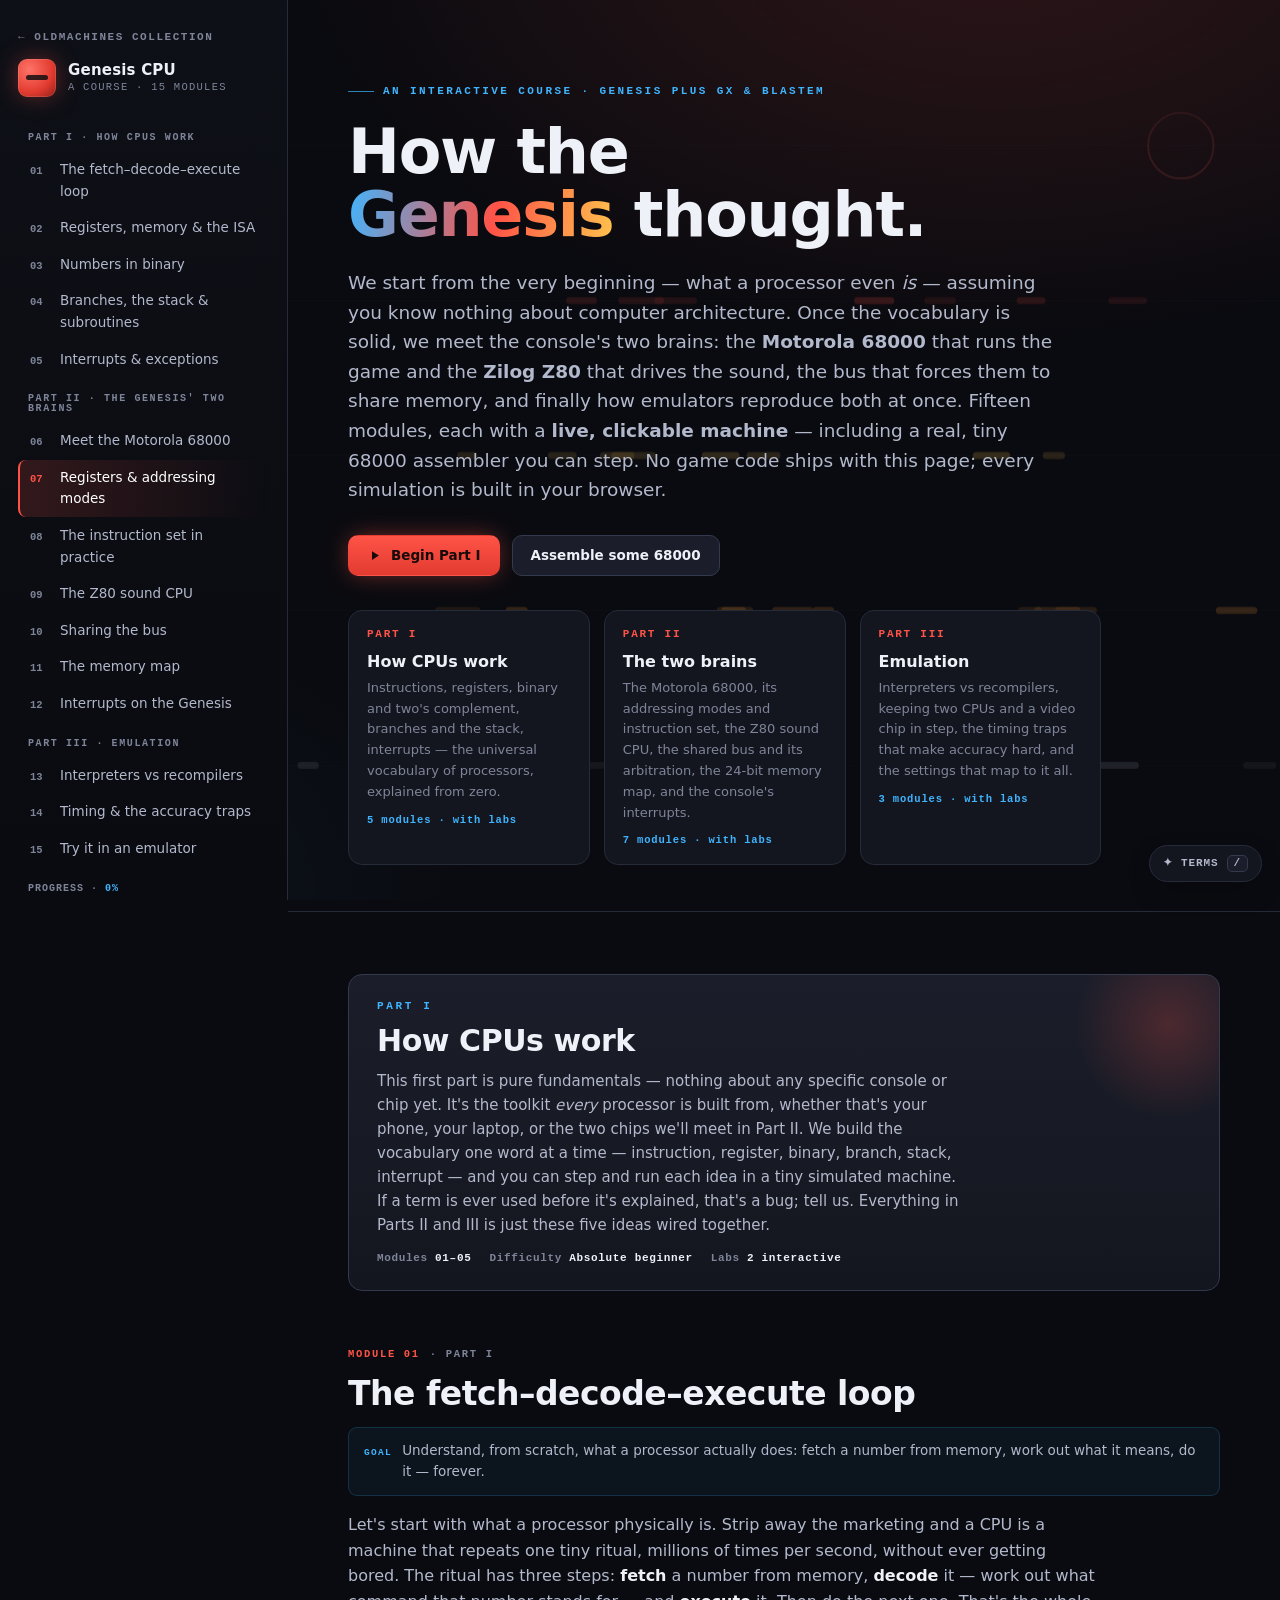
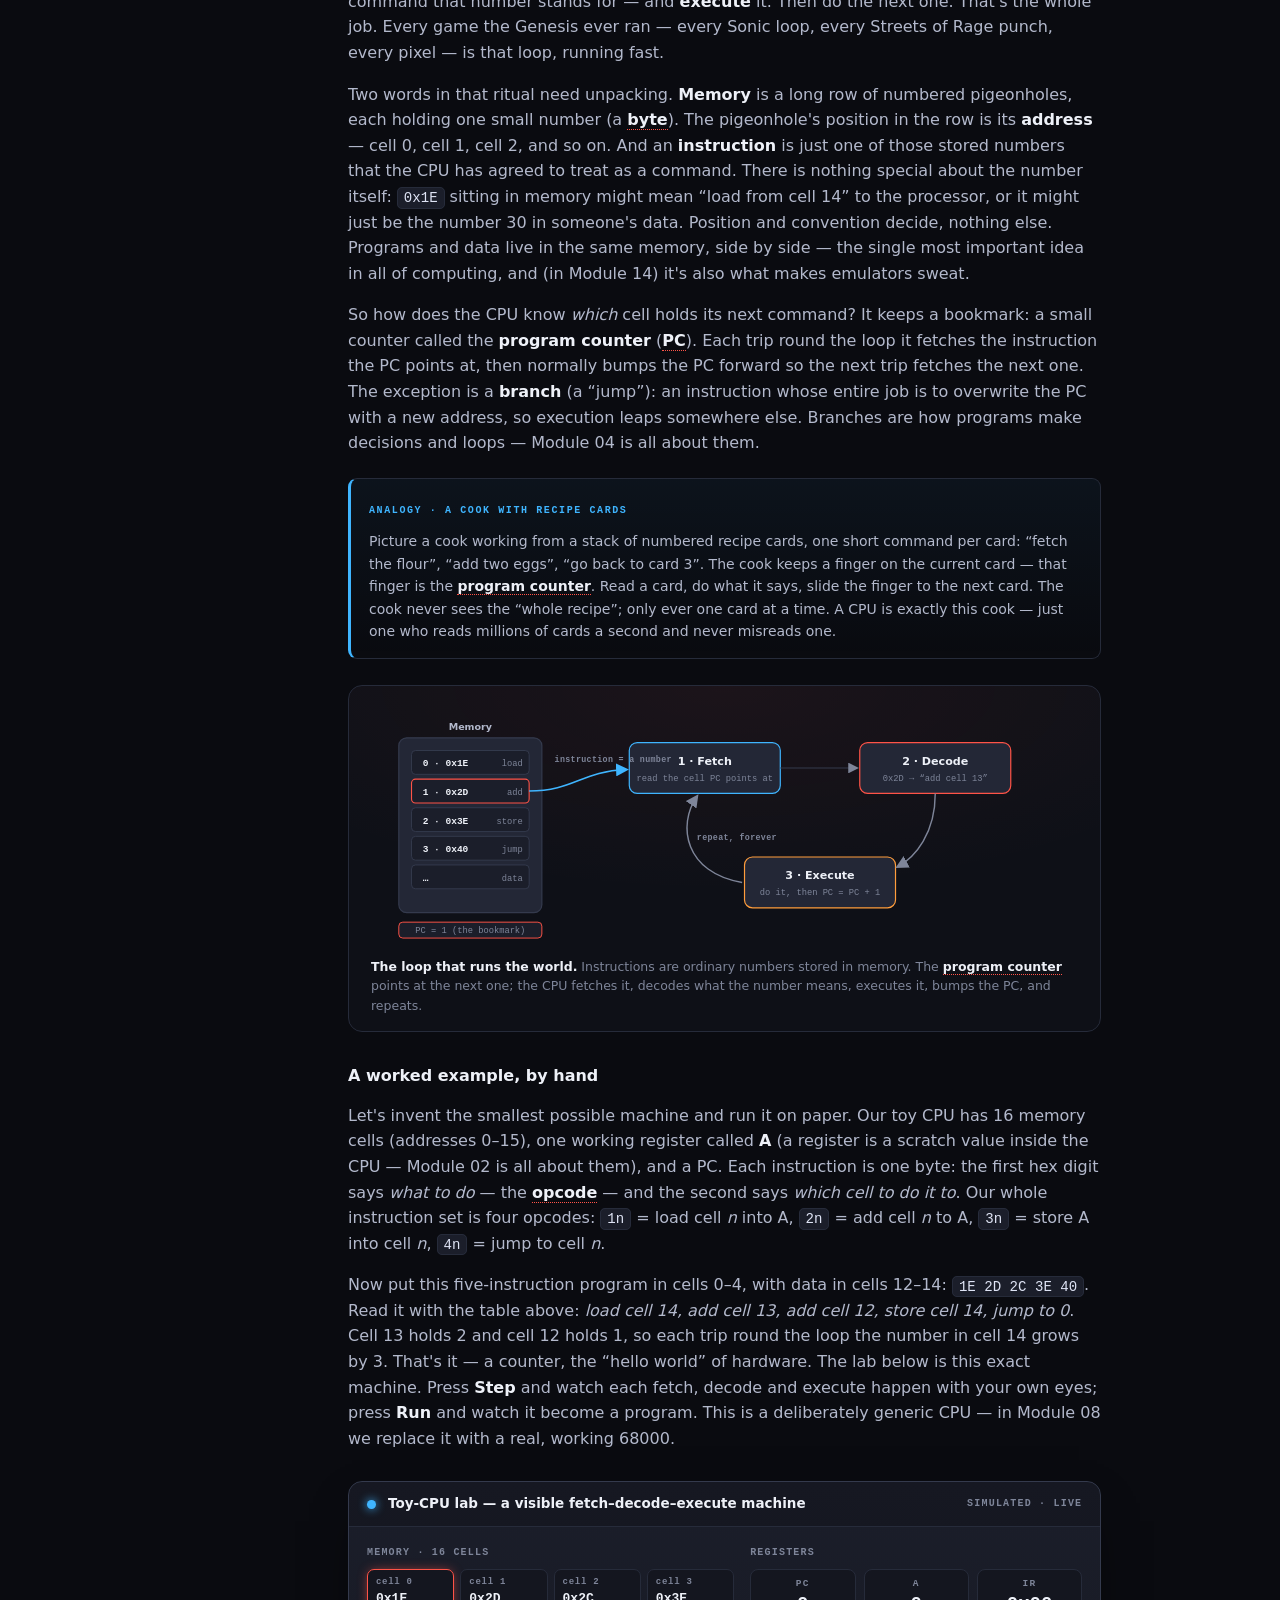
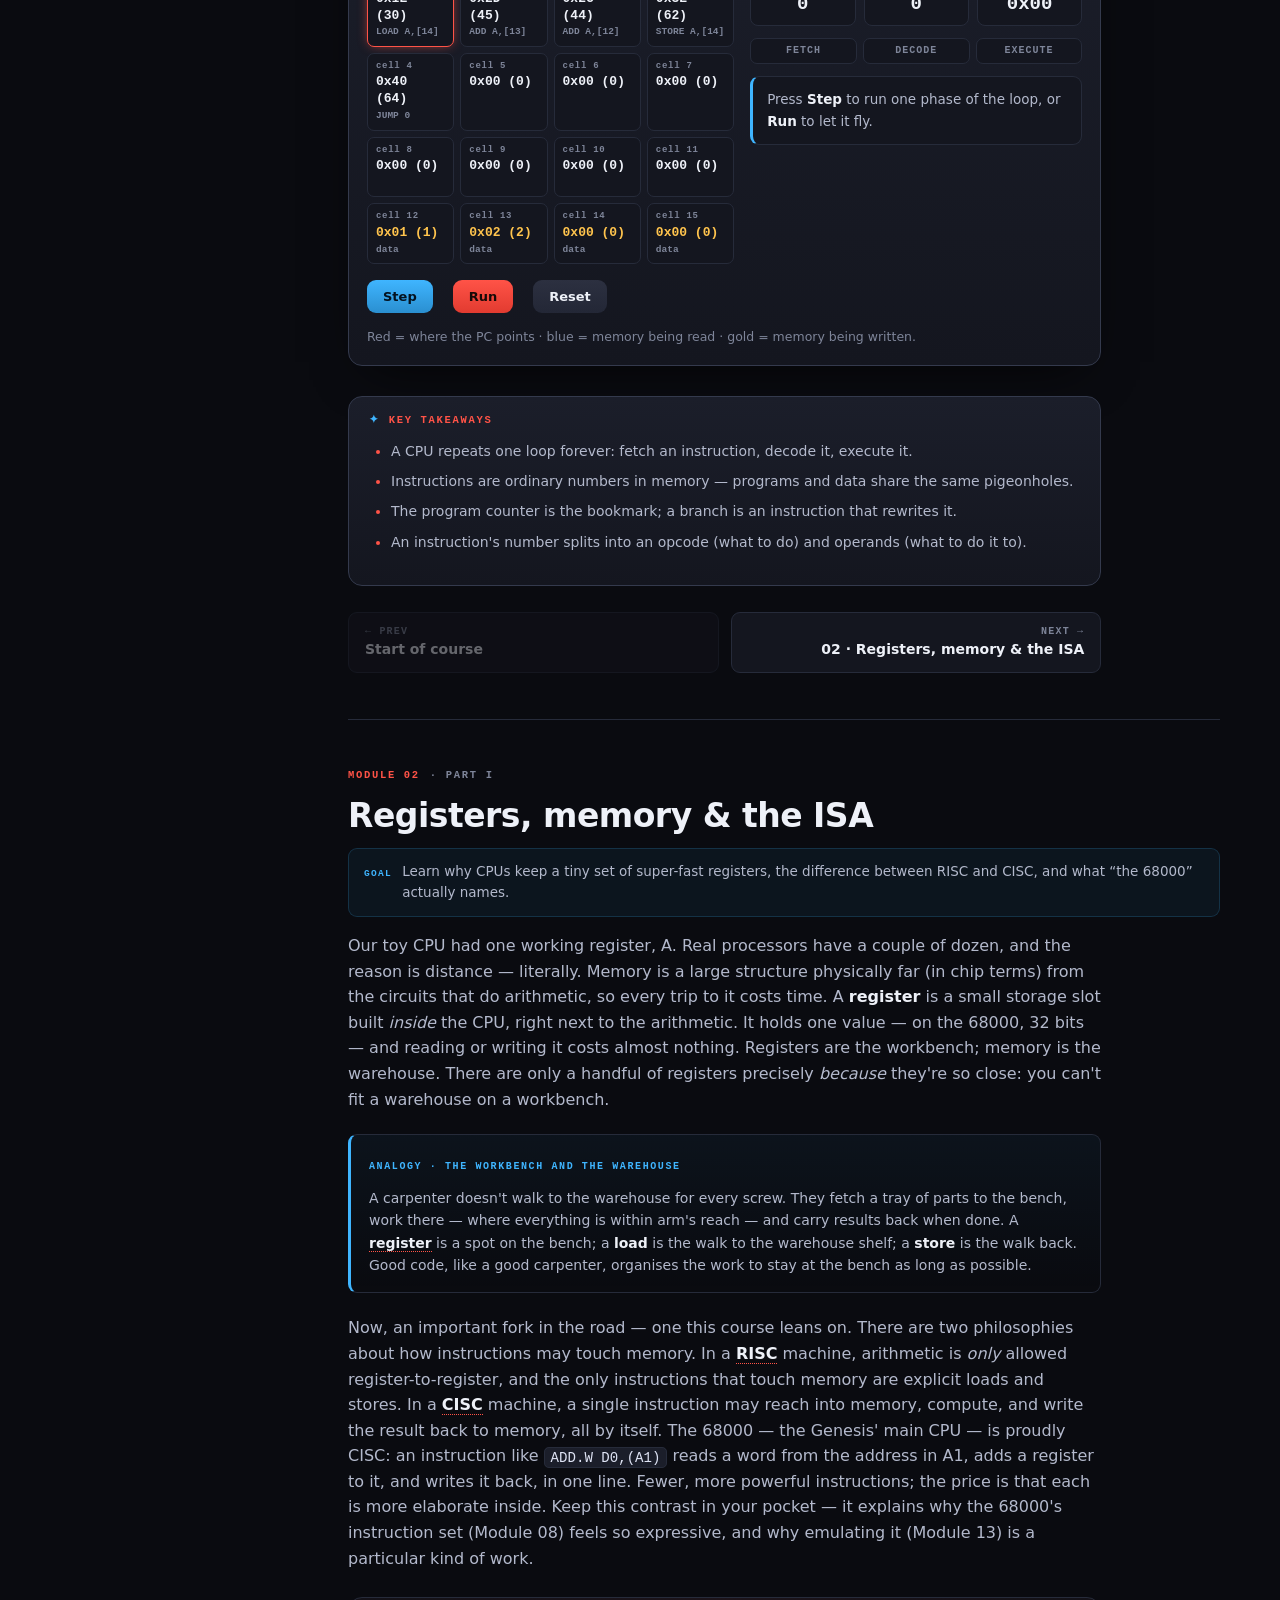
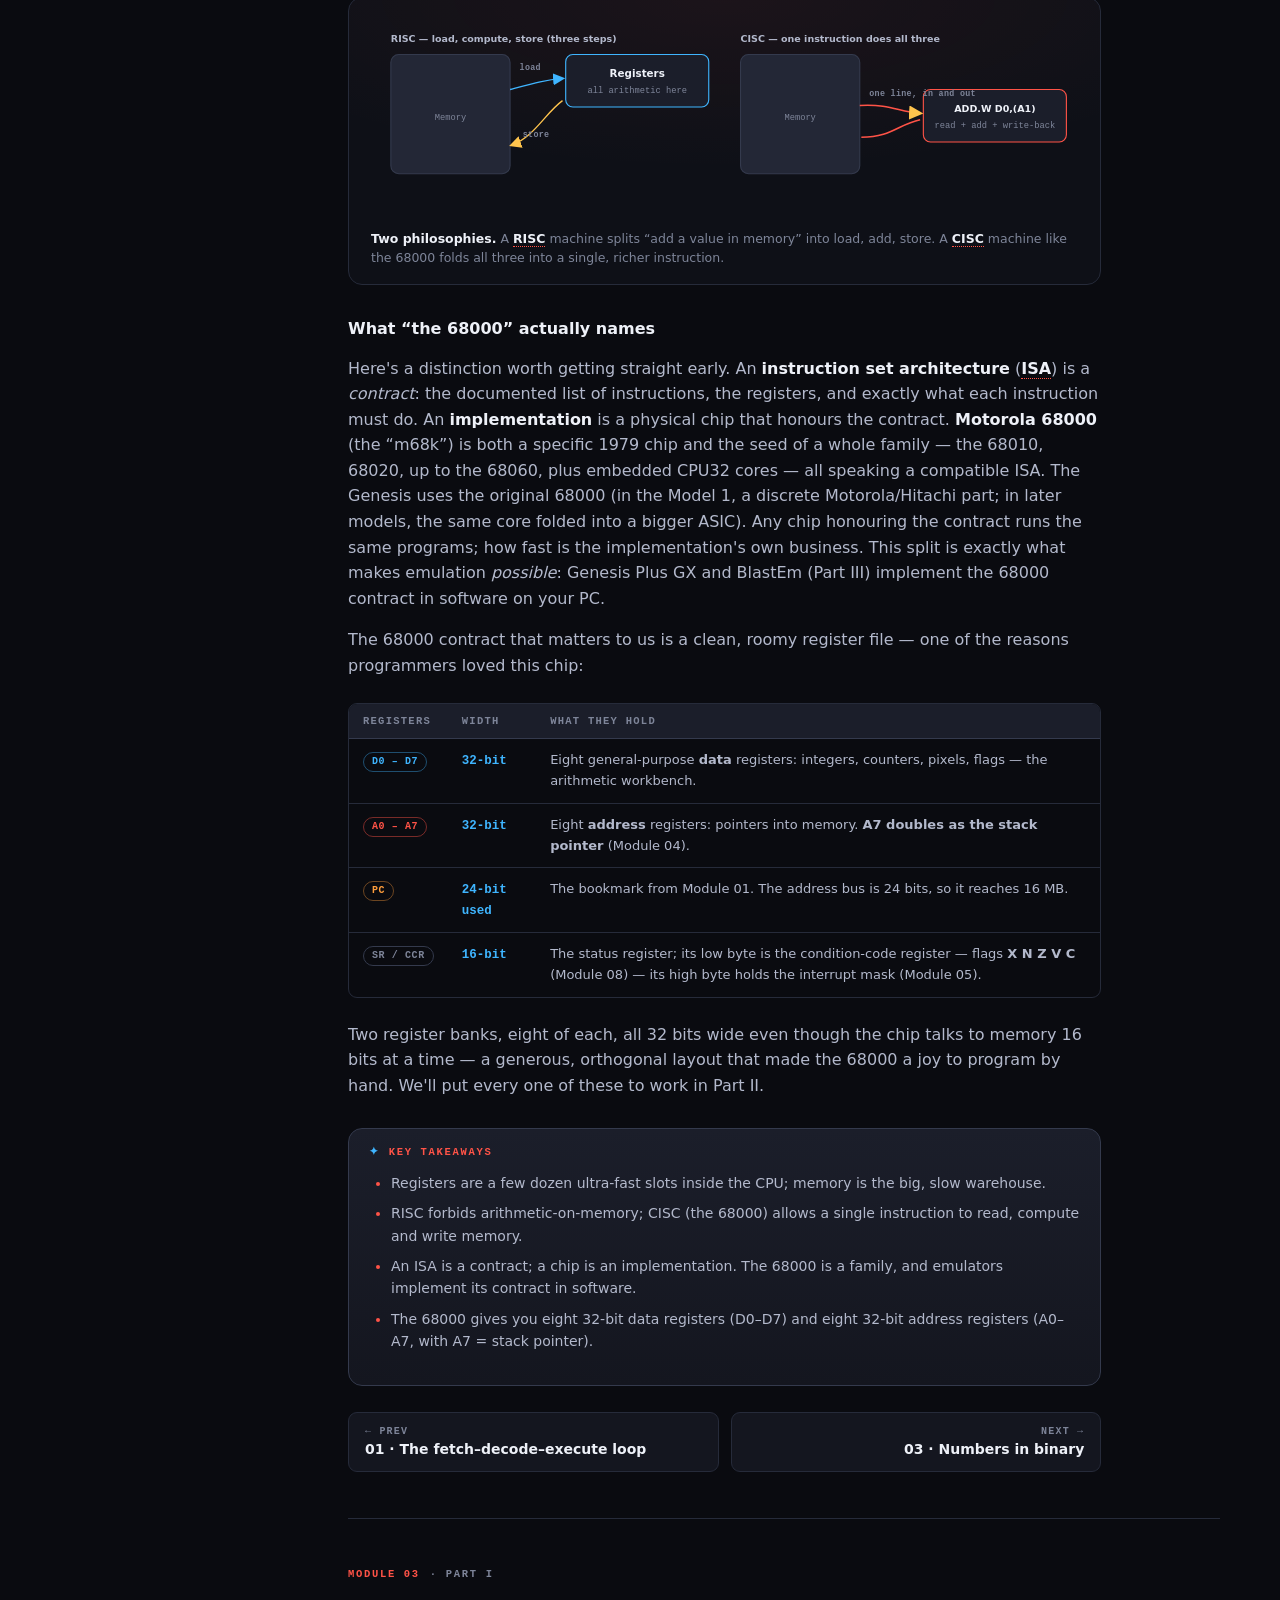
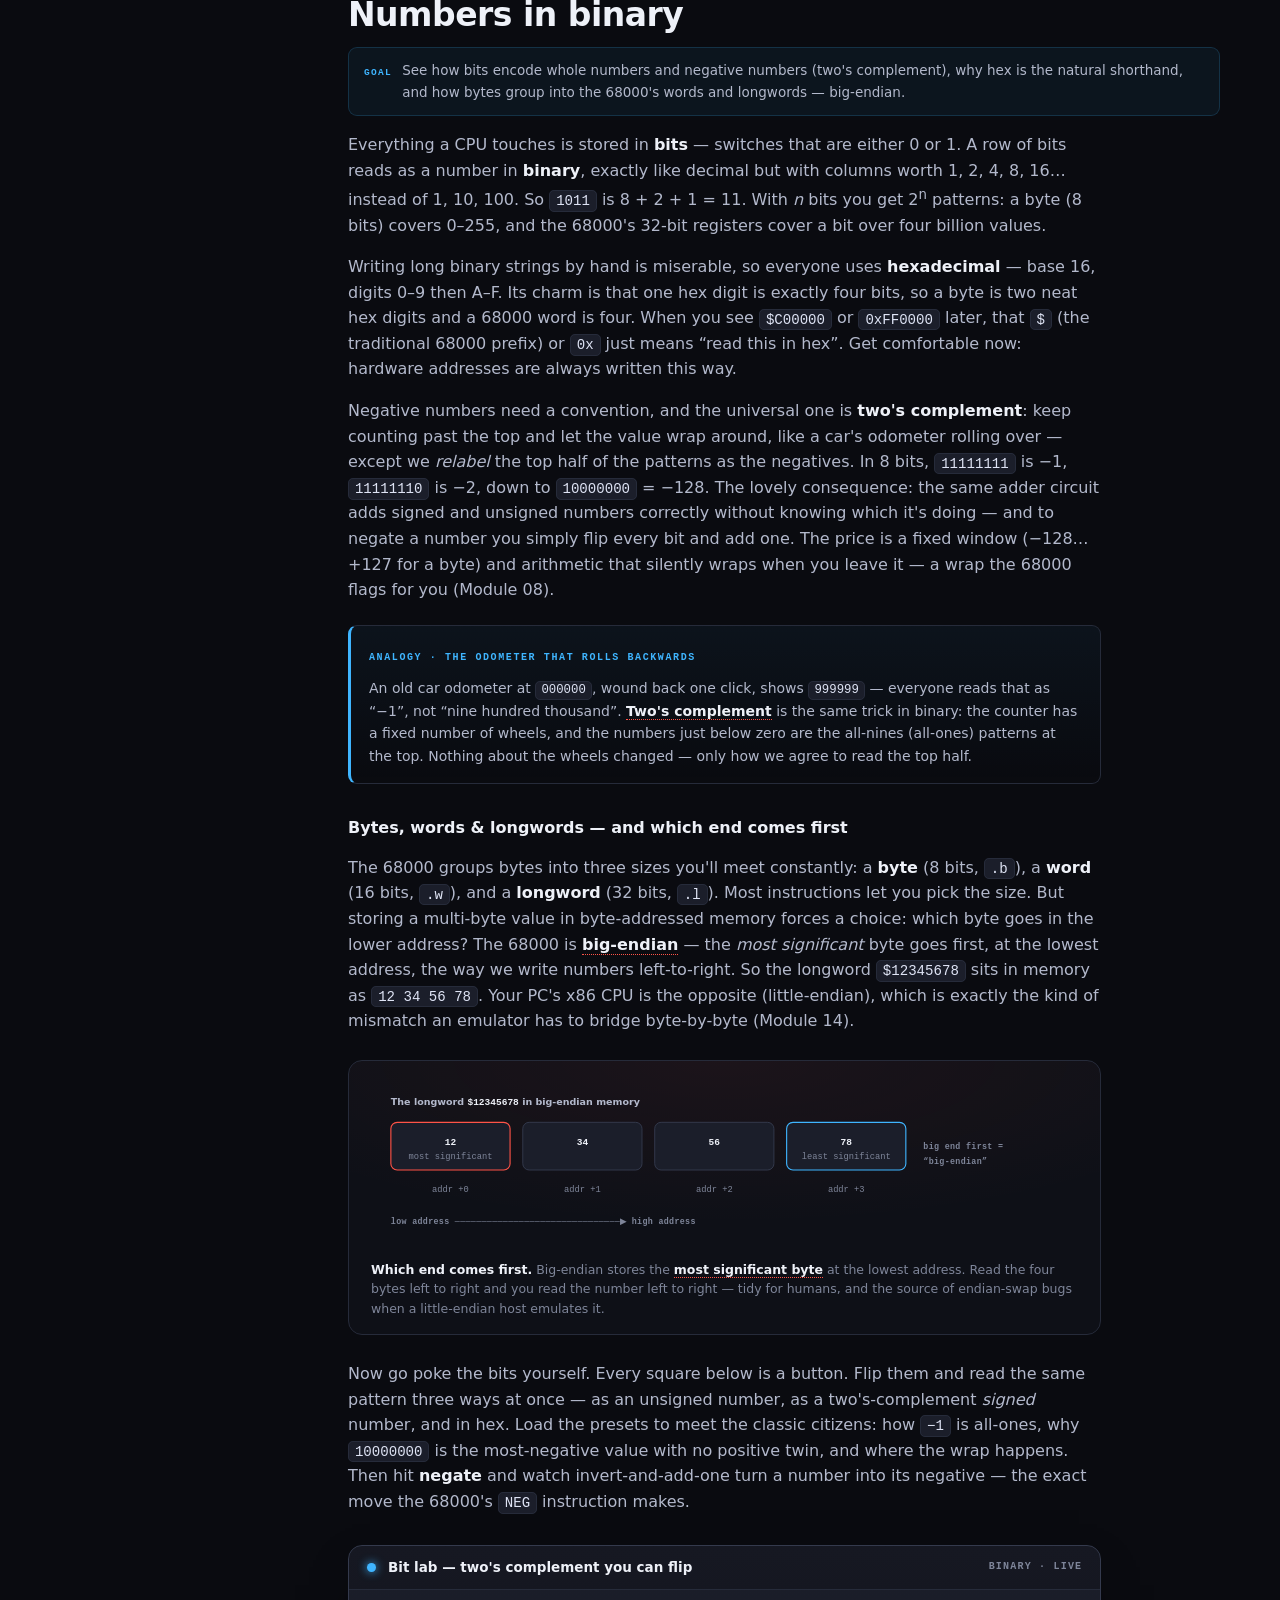
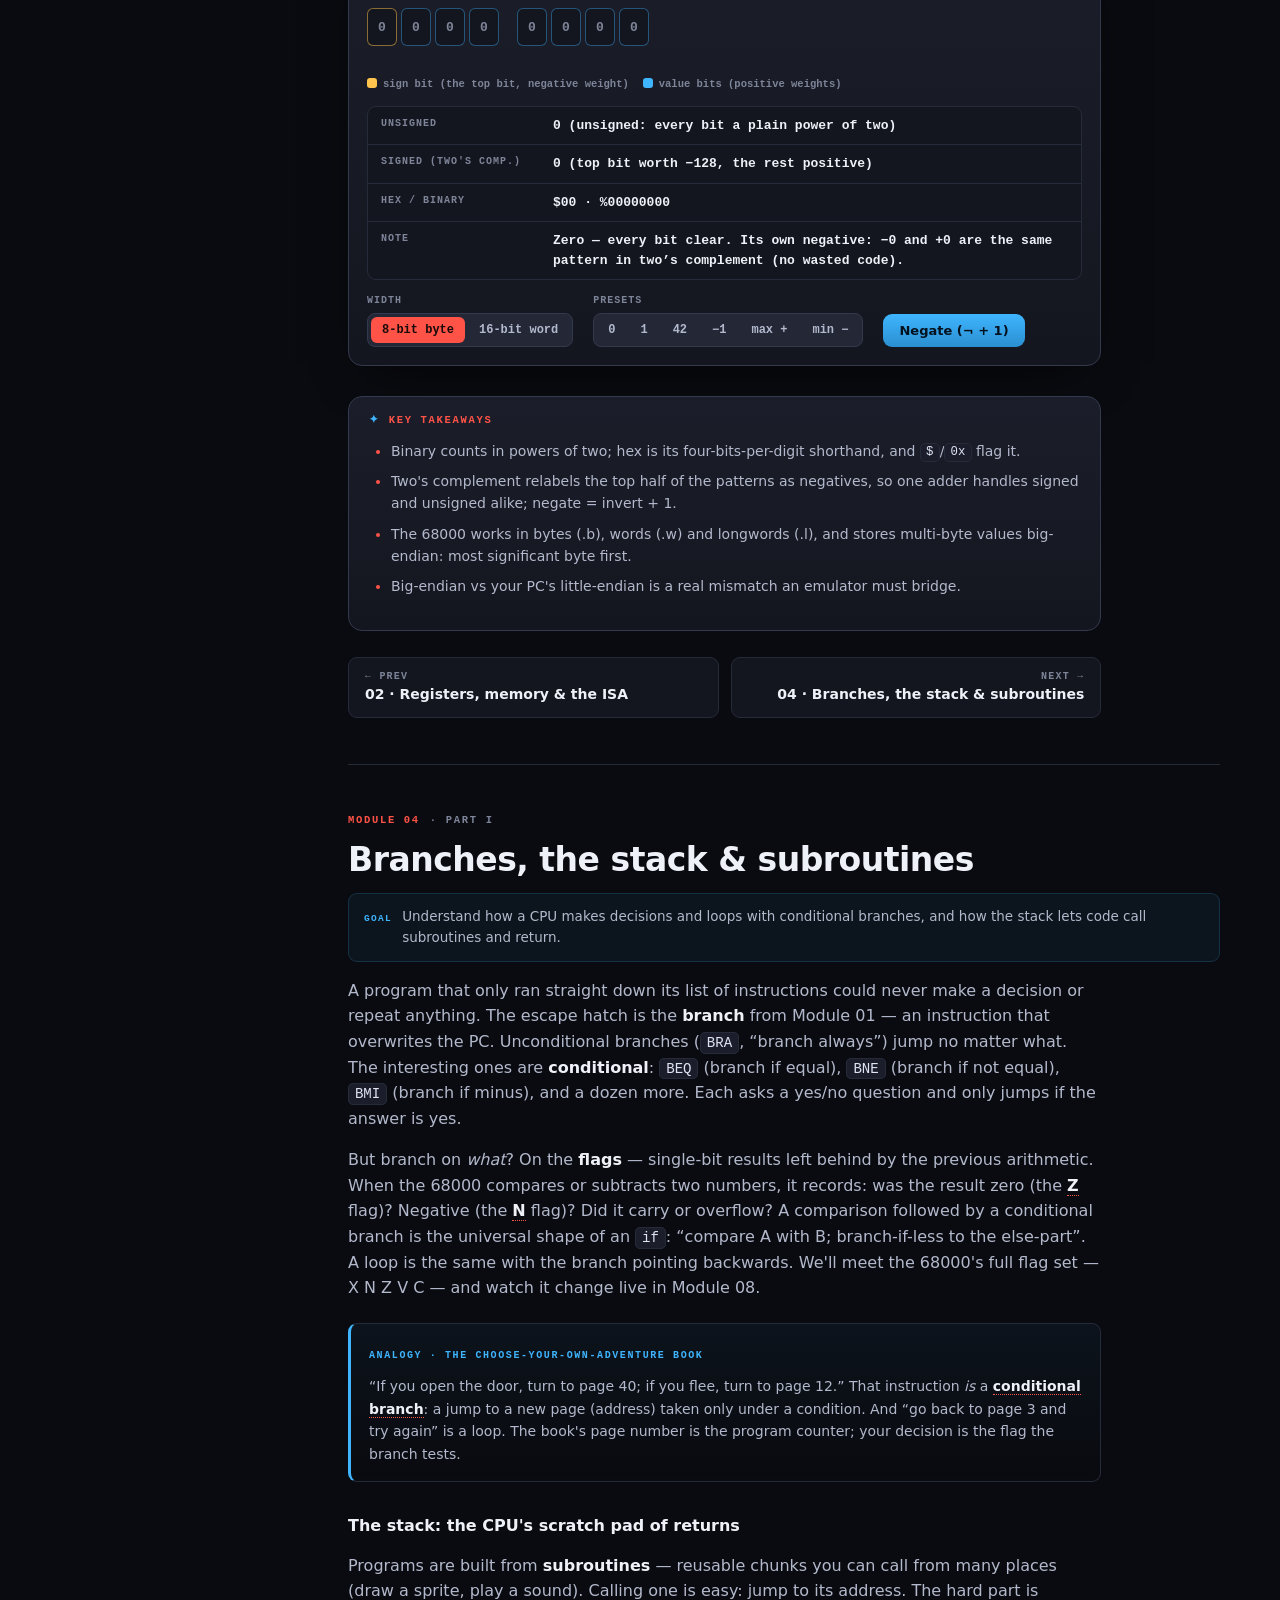
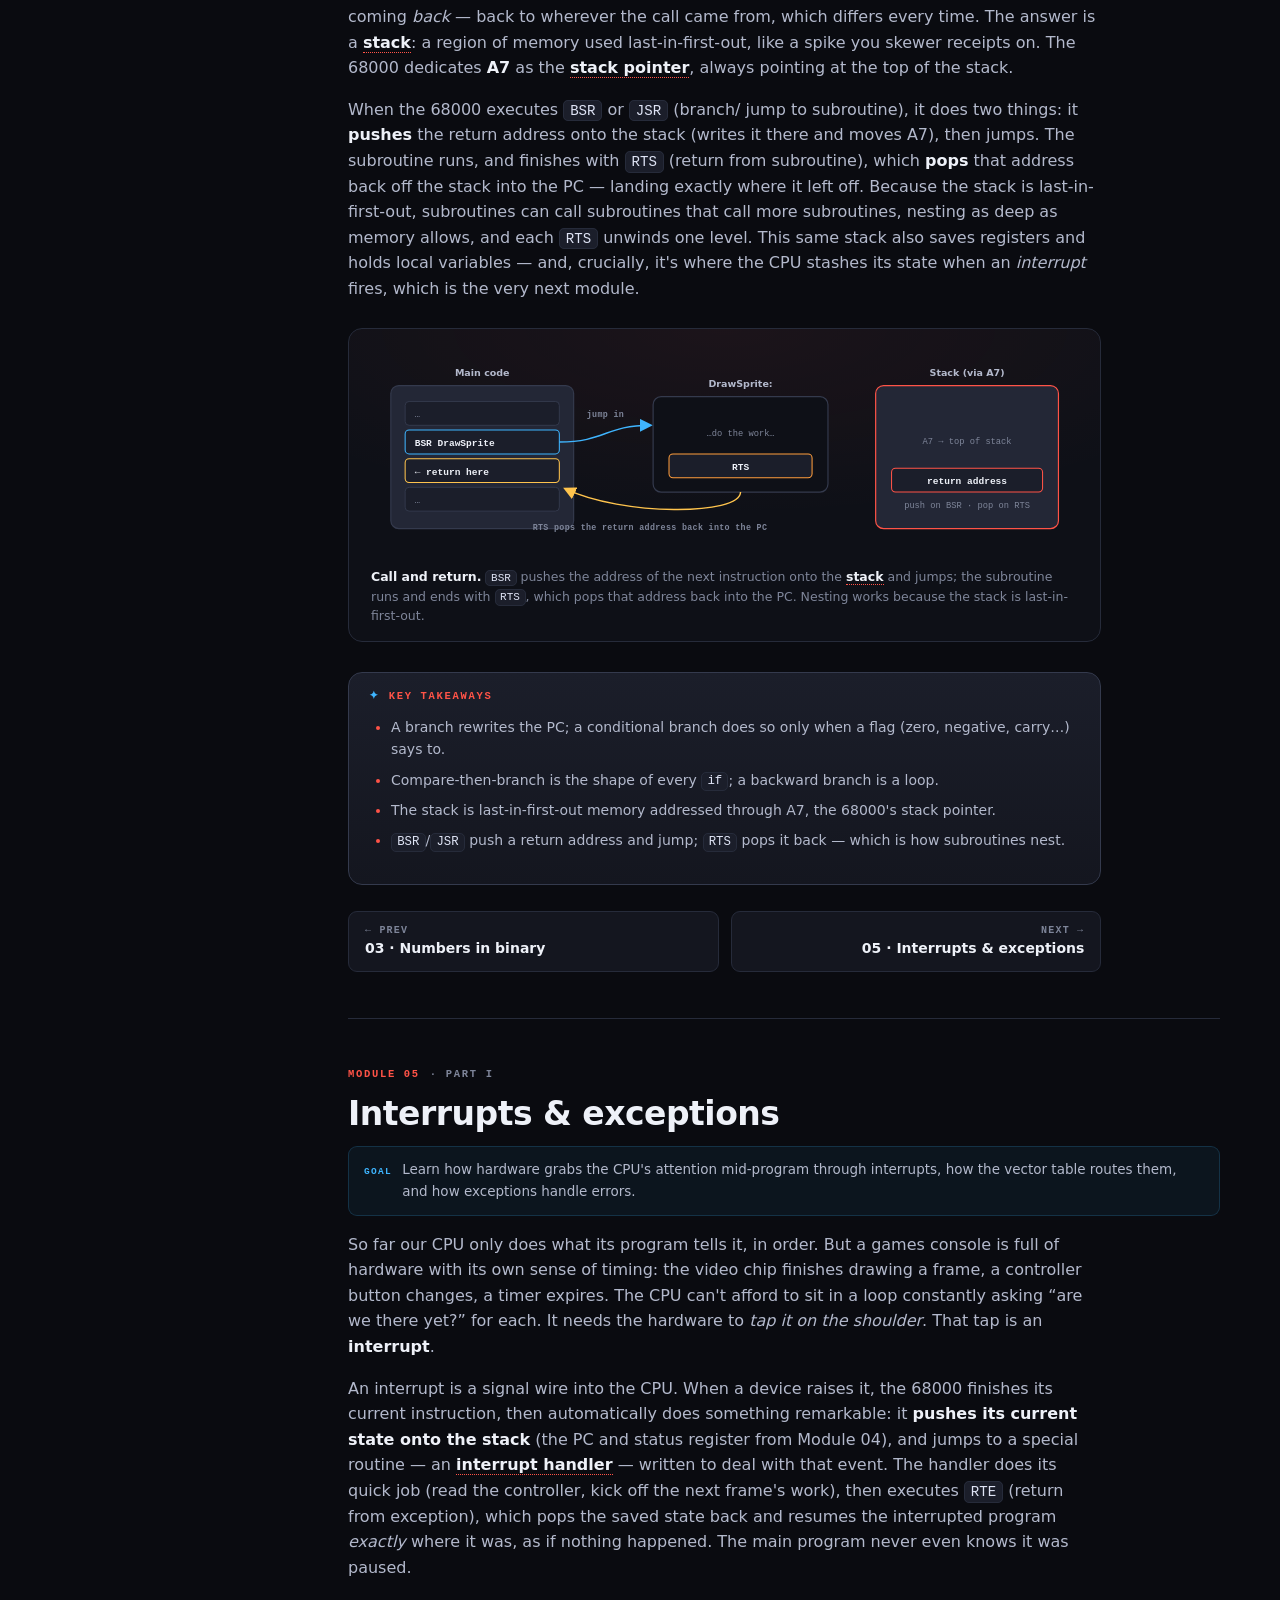
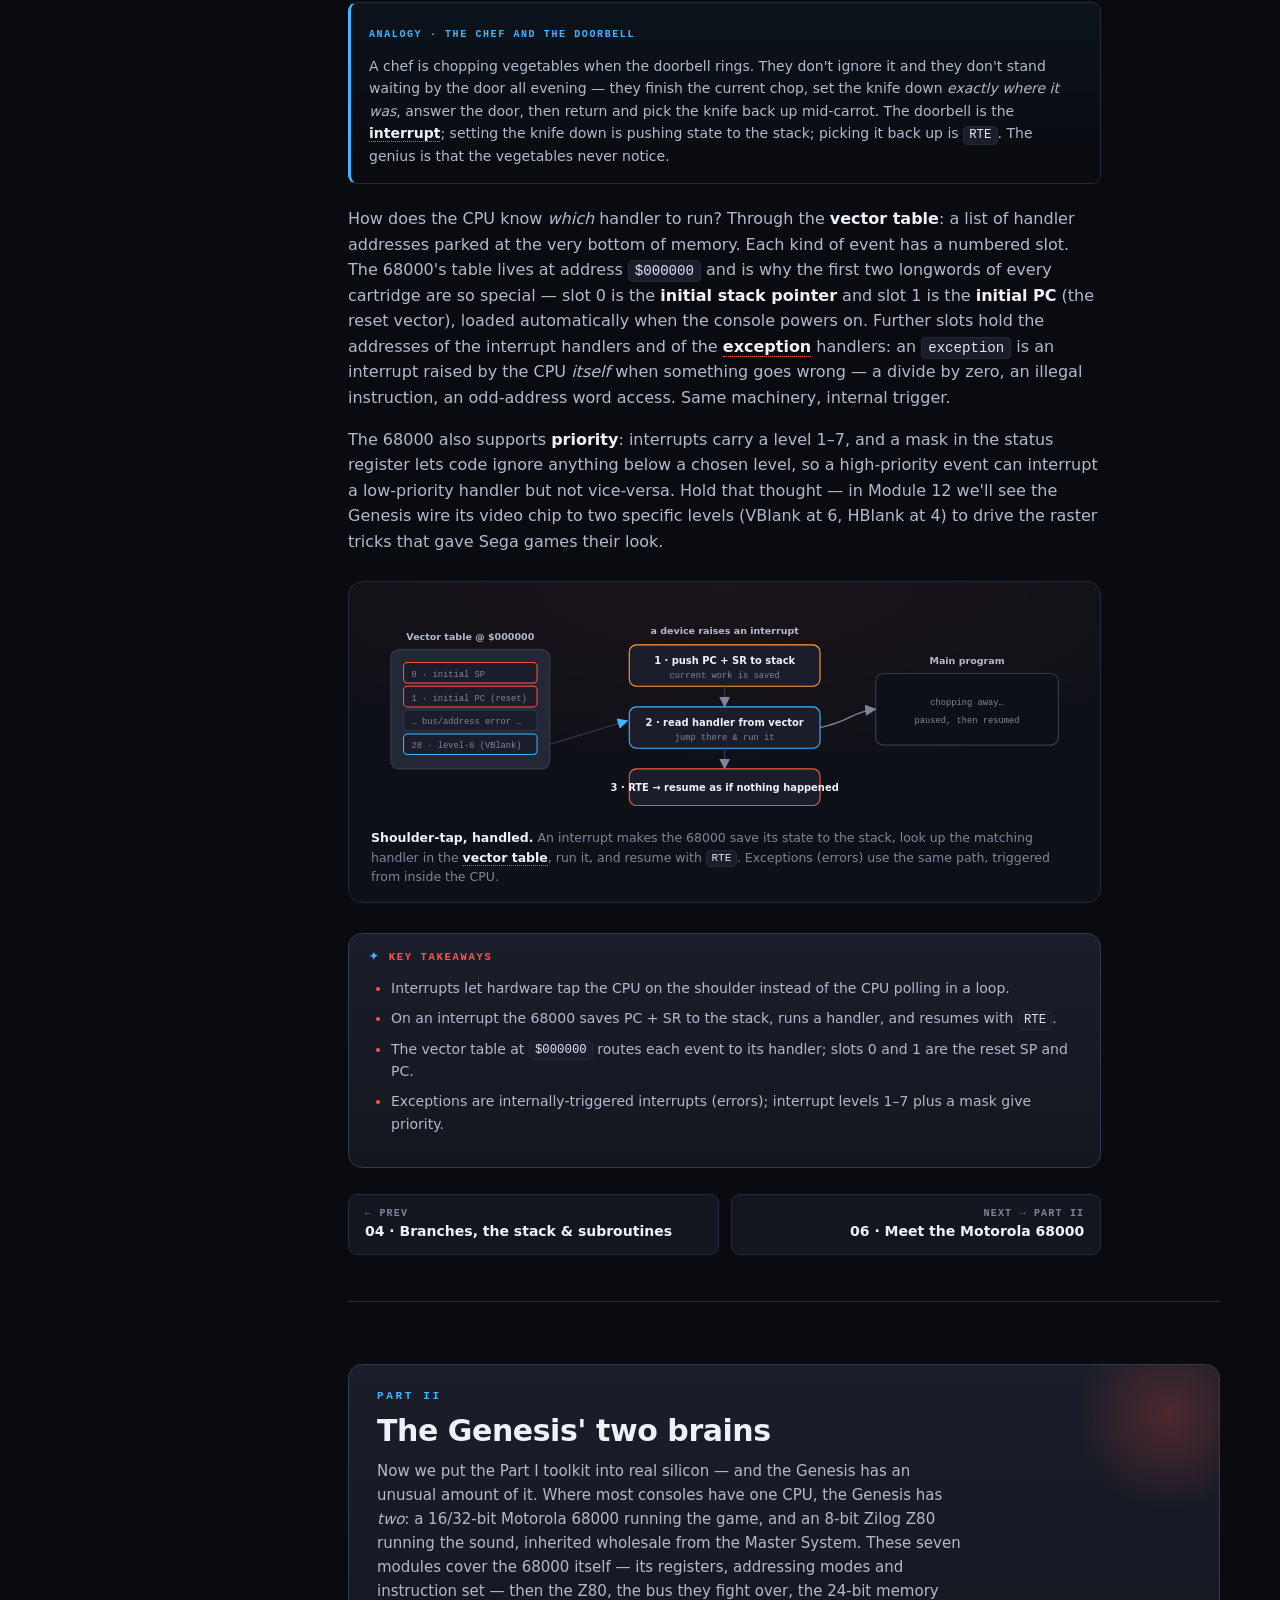
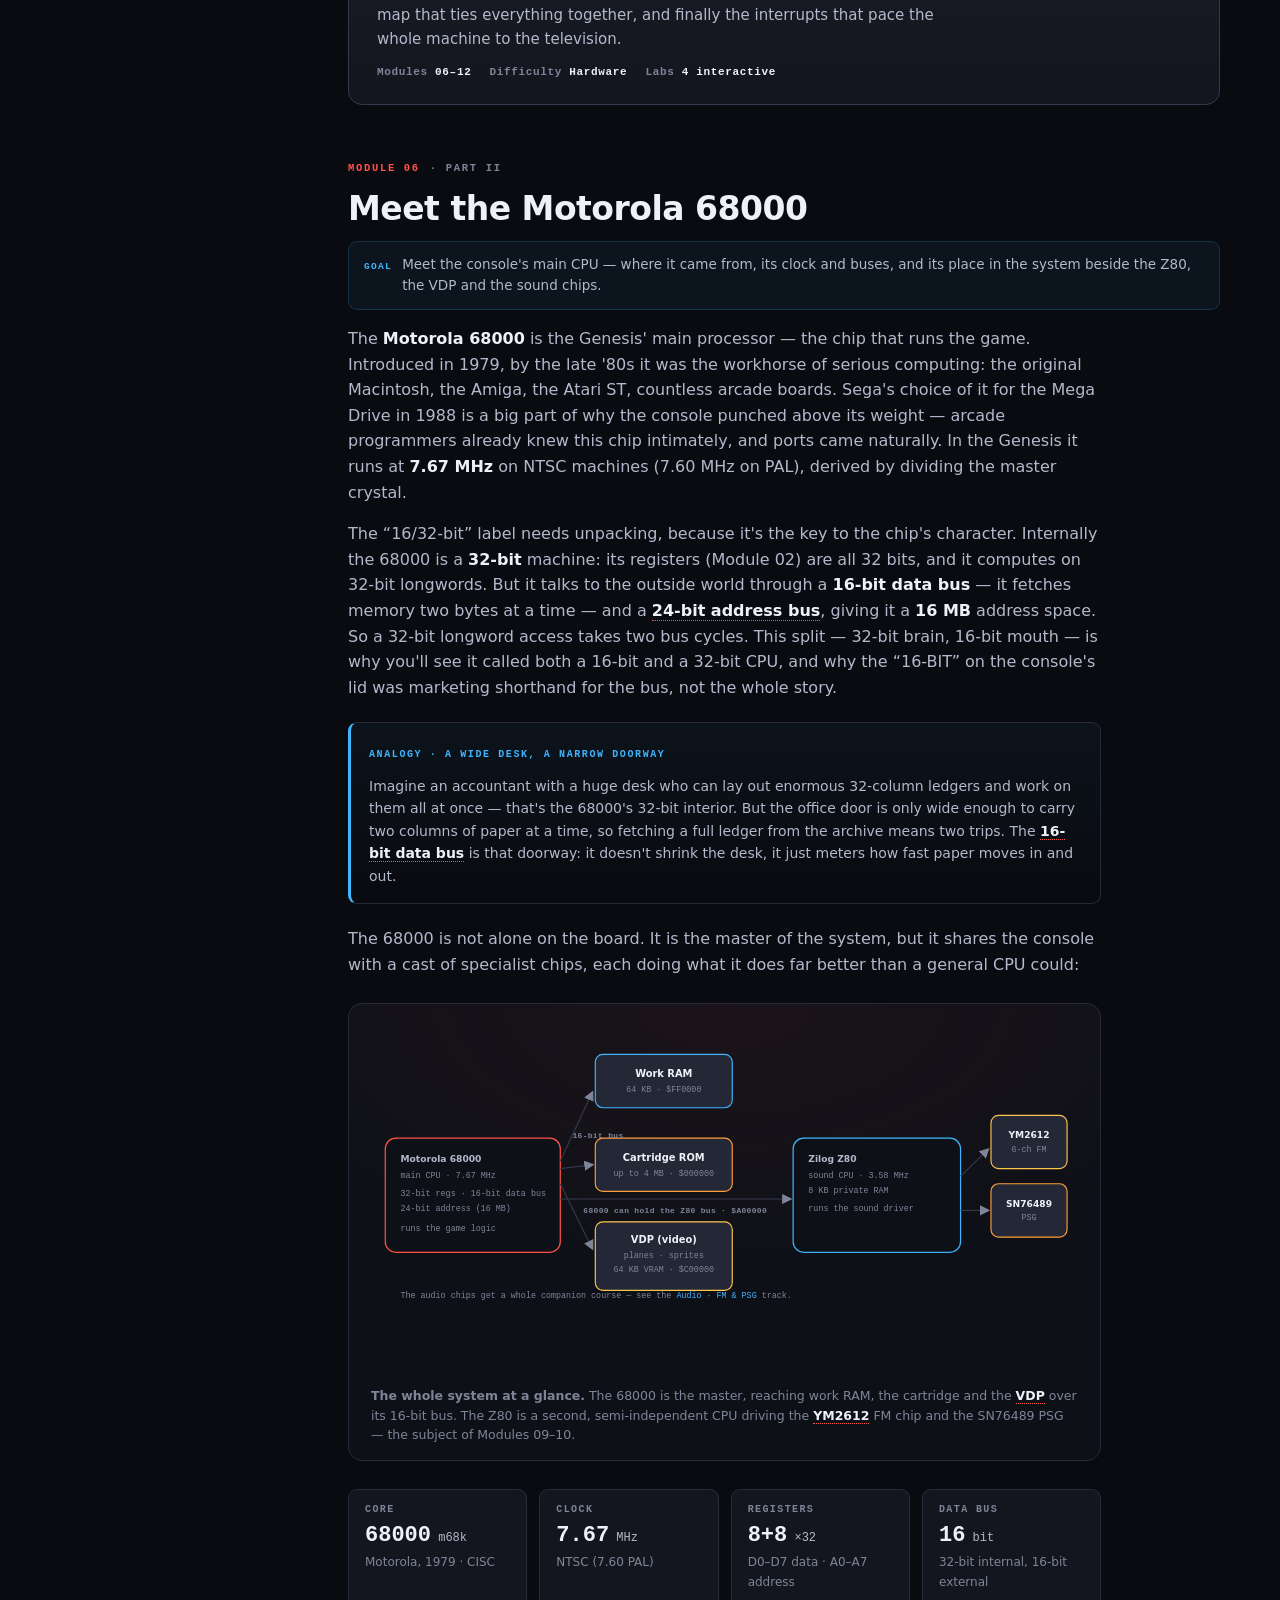
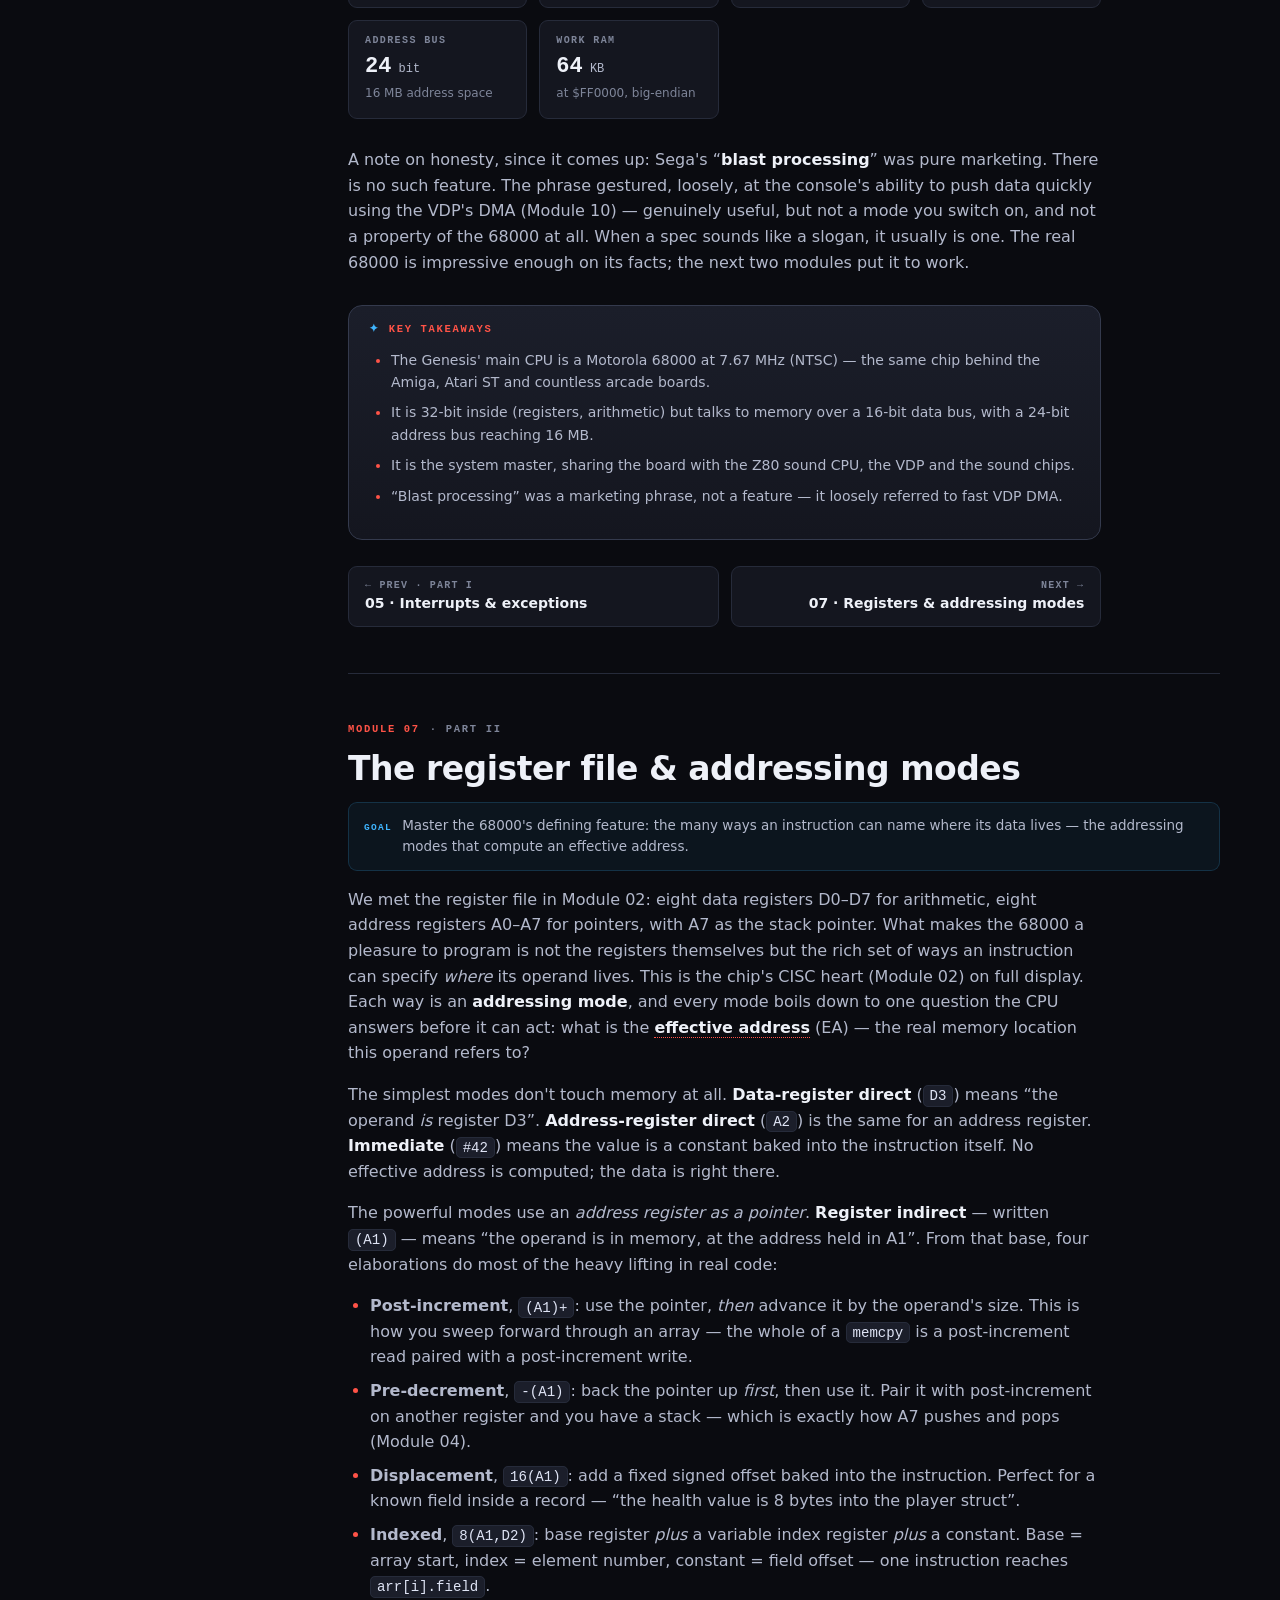
<file: cpu/index.html>
<!DOCTYPE html>
<html lang="en">
<head>
<meta charset="utf-8">
<meta name="viewport" content="width=device-width, initial-scale=1">
<title>Genesis CPU — the 68000, the Z80 &amp; emulation</title>
<link rel="icon" href="data:image/svg+xml,%3Csvg xmlns=%27http://www.w3.org/2000/svg%27 viewBox=%270 0 32 32%27%3E%3Crect width=%2732%27 height=%2732%27 rx=%278%27 fill=%27%23ff5347%27/%3E%3Crect x=%276%27 y=%278%27 width=%2720%27 height=%275%27 rx=%272%27 fill=%27%230a0b10%27/%3E%3C/svg%3E">
<meta name="description" content="A hands-on course in three parts: how a CPU works from absolute zero, the Genesis' two brains — the Motorola 68000 and its Z80 sound sidekick, the bus that makes them share memory — and how Genesis Plus GX and BlastEm run both processors in lockstep. Every module has an interactive lab you can run in your browser.">
<link rel="stylesheet" href="styles.css">
</head>
<body>

<div class="progress" aria-hidden="true"><div class="fill" id="progress-fill"></div></div>
<button class="menu-btn" id="menu-btn" aria-label="Open contents">☰</button>
<div class="scrim" id="scrim"></div>

<div class="app">

  <!-- ================================================= SIDEBAR ============ -->
  <aside class="sidebar" id="sidebar">
    <a class="collection-link" href="https://oldmachines.github.io/">← oldmachines collection</a>
    <div class="brand">
      <div class="logo" aria-hidden="true"></div>
      <div>
        <h1>Genesis CPU</h1>
        <span class="sub">A course · 15 modules</span>
      </div>
    </div>

    <nav class="toc" aria-label="Course contents">
      <div class="toc-group">Part I · How CPUs work</div>
      <a href="#loop"><span class="n">01</span><span>The fetch–decode–execute loop</span></a>
      <a href="#registers"><span class="n">02</span><span>Registers, memory &amp; the ISA</span></a>
      <a href="#binary"><span class="n">03</span><span>Numbers in binary</span></a>
      <a href="#branches"><span class="n">04</span><span>Branches, the stack &amp; subroutines</span></a>
      <a href="#interrupts"><span class="n">05</span><span>Interrupts &amp; exceptions</span></a>

      <div class="toc-group">Part II · The Genesis' two brains</div>
      <a href="#m68k"><span class="n">06</span><span>Meet the Motorola 68000</span></a>
      <a href="#addressing"><span class="n">07</span><span>Registers &amp; addressing modes</span></a>
      <a href="#isa68k"><span class="n">08</span><span>The instruction set in practice</span></a>
      <a href="#z80"><span class="n">09</span><span>The Z80 sound CPU</span></a>
      <a href="#bus"><span class="n">10</span><span>Sharing the bus</span></a>
      <a href="#memmap"><span class="n">11</span><span>The memory map</span></a>
      <a href="#gen-int"><span class="n">12</span><span>Interrupts on the Genesis</span></a>

      <div class="toc-group">Part III · Emulation</div>
      <a href="#emu"><span class="n">13</span><span>Interpreters vs recompilers</span></a>
      <a href="#accuracy"><span class="n">14</span><span>Timing &amp; the accuracy traps</span></a>
      <a href="#try"><span class="n">15</span><span>Try it in an emulator</span></a>

      <div class="progress-note">Progress · <b id="pct">0%</b></div>
    </nav>
  </aside>

  <!-- ================================================= MAIN =============== -->
  <main class="main">

    <!-- ------------------------------------------------ HERO -------------- -->
    <header class="hero">
      <canvas id="hero-pipe" aria-hidden="true"></canvas>
      <div class="wrap">
        <div class="inner">
          <span class="eyebrow">An interactive course · Genesis Plus GX &amp; BlastEm</span>
          <h2>How the <span class="grad">Genesis</span> thought.</h2>
          <p class="lede">
            We start from the very beginning — what a processor even
            <em>is</em> — assuming you know nothing about computer architecture.
            Once the vocabulary is solid, we meet the console's two brains: the
            <strong>Motorola 68000</strong> that runs the game and the
            <strong>Zilog Z80</strong> that drives the sound, the bus that forces
            them to share memory, and finally how emulators reproduce both at
            once. Fifteen modules, each with a <strong>live, clickable
            machine</strong> — including a real, tiny 68000 assembler you can
            step. No game code ships with this page; every simulation is built
            in your browser.
          </p>
          <div class="cta-row">
            <a class="btn primary" href="#loop">
              <svg viewBox="0 0 24 24" fill="currentColor"><path d="M8 5v14l11-7z"/></svg>
              Begin Part I
            </a>
            <a class="btn" href="#lab-asm">Assemble some 68000</a>
          </div>

          <div class="arc-cards">
            <a class="arc" href="#part-1">
              <div class="an">PART I</div>
              <h4>How CPUs work</h4>
              <p>Instructions, registers, binary and two's complement, branches and the stack, interrupts — the universal vocabulary of processors, explained from zero.</p>
              <div class="cnt">5 modules · with labs</div>
            </a>
            <a class="arc" href="#part-2">
              <div class="an">PART II</div>
              <h4>The two brains</h4>
              <p>The Motorola 68000, its addressing modes and instruction set, the Z80 sound CPU, the shared bus and its arbitration, the 24-bit memory map, and the console's interrupts.</p>
              <div class="cnt">7 modules · with labs</div>
            </a>
            <a class="arc" href="#part-3">
              <div class="an">PART III</div>
              <h4>Emulation</h4>
              <p>Interpreters vs recompilers, keeping two CPUs and a video chip in step, the timing traps that make accuracy hard, and the settings that map to it all.</p>
              <div class="cnt">3 modules · with labs</div>
            </a>
          </div>
        </div>
      </div>
    </header>

    <div class="wrap">

      <!-- ============================================ PART I ============== -->
      <section class="part" id="part-1">
        <div class="part-inner">
          <div class="kicker">Part I</div>
          <h3>How CPUs work</h3>
          <p>
            This first part is pure fundamentals — nothing about any specific
            console or chip yet. It's the toolkit <em>every</em> processor is
            built from, whether that's your phone, your laptop, or the two chips
            we'll meet in Part II. We build the vocabulary one word at a time —
            instruction, register, binary, branch, stack, interrupt — and you
            can step and run each idea in a tiny simulated machine. If a term is
            ever used before it's explained, that's a bug; tell us. Everything
            in Parts II and III is just these five ideas wired together.
          </p>
          <div class="part-meta"><span>Modules <b>01–05</b></span><span>Difficulty <b>Absolute beginner</b></span><span>Labs <b>2 interactive</b></span></div>
        </div>
      </section>

      <!-- --- Module 01 --- -->
      <section class="doc" id="loop">
        <div class="mod-head">
          <span class="eye">Module 01 <span class="part-tag">· Part I</span></span>
          <h3>The fetch–decode–execute loop</h3>
          <div class="objective"><span class="lbl">Goal</span><span class="txt">Understand, from scratch, what a processor actually does: fetch a number from memory, work out what it means, do it — forever.</span></div>
        </div>
        <div class="prose">
          <p>
            Let's start with what a processor physically is. Strip away the
            marketing and a CPU is a machine that repeats one tiny ritual,
            millions of times per second, without ever getting bored. The ritual
            has three steps: <strong>fetch</strong> a number from memory,
            <strong>decode</strong> it — work out what command that number stands
            for — and <strong>execute</strong> it. Then do the next one. That's
            the whole job. Every game the Genesis ever ran — every Sonic loop,
            every Streets of Rage punch, every pixel — is that loop, running
            fast.
          </p>
          <p>
            Two words in that ritual need unpacking. <strong>Memory</strong> is
            a long row of numbered pigeonholes, each holding one small number (a
            <span class="term" data-tip="Eight bits — the smallest chunk of memory a CPU normally addresses. One byte holds a number from 0 to 255.">byte</span>).
            The pigeonhole's position in the row is its
            <strong>address</strong> — cell 0, cell 1, cell 2, and so on. And an
            <strong>instruction</strong> is just one of those stored numbers that
            the CPU has agreed to treat as a command. There is nothing special
            about the number itself: <code>0x1E</code> sitting in memory might
            mean &ldquo;load from cell 14&rdquo; to the processor, or it might
            just be the number 30 in someone's data. Position and convention
            decide, nothing else. Programs and data live in the same memory, side
            by side — the single most important idea in all of computing, and (in
            Module 14) it's also what makes emulators sweat.
          </p>
          <p>
            So how does the CPU know <em>which</em> cell holds its next command?
            It keeps a bookmark: a small counter called the <strong>program
            counter</strong> (<span class="term" data-tip="The register holding the memory address of the next instruction to run. On the 68000 it is a full 24-bit address; it normally steps forward, and a branch rewrites it.">PC</span>).
            Each trip round the loop it fetches the instruction the PC points at,
            then normally bumps the PC forward so the next trip fetches the next
            one. The exception is a <strong>branch</strong> (a &ldquo;jump&rdquo;):
            an instruction whose entire job is to overwrite the PC with a new
            address, so execution leaps somewhere else. Branches are how programs
            make decisions and loops — Module 04 is all about them.
          </p>

          <div class="analogy">
            <span class="lbl">Analogy · A cook with recipe cards</span>
            <p>
              Picture a cook working from a stack of numbered recipe cards, one
              short command per card: &ldquo;fetch the flour&rdquo;, &ldquo;add
              two eggs&rdquo;, &ldquo;go back to card 3&rdquo;. The cook keeps a
              finger on the current card — that finger is the
              <span class="term" data-tip="The register holding the address of the next instruction — the CPU's bookmark into memory.">program counter</span>.
              Read a card, do what it says, slide the finger to the next card.
              The cook never sees the &ldquo;whole recipe&rdquo;; only ever one
              card at a time. A CPU is exactly this cook — just one who reads
              millions of cards a second and never misreads one.
            </p>
          </div>

          <figure class="figure">
            <svg viewBox="0 0 900 300" role="img" aria-label="The fetch, decode, execute cycle reading instructions from memory">
              <defs><marker id="m1a" markerWidth="9" markerHeight="9" refX="7" refY="4.5" orient="auto"><path d="M0 0 L9 4.5 L0 9 z" fill="#7e8599"/></marker><marker id="m1c" markerWidth="9" markerHeight="9" refX="7" refY="4.5" orient="auto"><path d="M0 0 L9 4.5 L0 9 z" fill="#3fb5ff"/></marker></defs>
              <rect x="40" y="40" width="180" height="220" rx="10" class="d-fill-panel2 d-stroke-line" stroke-width="1.5"/>
              <text x="130" y="30" text-anchor="middle" class="d-tag">Memory</text>
              <rect x="56" y="56"  width="148" height="30" rx="5" class="d-cell"/><text x="70" y="76" class="d-num">0 · 0x1E</text><text x="196" y="76" text-anchor="end" class="d-sub">load</text>
              <rect x="56" y="92"  width="148" height="30" rx="5" class="d-fill-panel d-violet-s" stroke-width="1.4"/><text x="70" y="112" class="d-num">1 · 0x2D</text><text x="196" y="112" text-anchor="end" class="d-sub">add</text>
              <rect x="56" y="128" width="148" height="30" rx="5" class="d-cell"/><text x="70" y="148" class="d-num">2 · 0x3E</text><text x="196" y="148" text-anchor="end" class="d-sub">store</text>
              <rect x="56" y="164" width="148" height="30" rx="5" class="d-cell"/><text x="70" y="184" class="d-num">3 · 0x40</text><text x="196" y="184" text-anchor="end" class="d-sub">jump</text>
              <rect x="56" y="200" width="148" height="30" rx="5" class="d-cell"/><text x="70" y="220" class="d-num">…</text><text x="196" y="220" text-anchor="end" class="d-sub">data</text>
              <rect x="40" y="272" width="180" height="20" rx="5" class="d-fill-panel d-violet-s" stroke-width="1.2"/>
              <text x="130" y="286" text-anchor="middle" class="d-sub d-violet">PC = 1  (the bookmark)</text>
              <rect x="330" y="46" width="190" height="64" rx="10" class="d-fill-panel2 d-cyan-s" stroke-width="1.5"/>
              <text x="425" y="74" text-anchor="middle" class="d-label" style="font-size:14px">1 · Fetch</text>
              <text x="425" y="94" text-anchor="middle" class="d-sub">read the cell PC points at</text>
              <rect x="620" y="46" width="190" height="64" rx="10" class="d-fill-panel2 d-violet-s" stroke-width="1.5"/>
              <text x="715" y="74" text-anchor="middle" class="d-label" style="font-size:14px">2 · Decode</text>
              <text x="715" y="94" text-anchor="middle" class="d-sub">0x2D → &ldquo;add cell 13&rdquo;</text>
              <rect x="475" y="190" width="190" height="64" rx="10" class="d-fill-panel2 d-amber-s" stroke-width="1.5"/>
              <text x="570" y="218" text-anchor="middle" class="d-label" style="font-size:14px">3 · Execute</text>
              <text x="570" y="238" text-anchor="middle" class="d-sub">do it, then PC = PC + 1</text>
              <line x1="520" y1="78" x2="616" y2="78" class="d-axis" stroke-width="1.8" marker-end="url(#m1a)"/>
              <path d="M 715 110 C 715 160, 690 190, 668 202" fill="none" stroke="#7e8599" stroke-width="1.8" marker-end="url(#m1a)"/>
              <path d="M 472 222 C 400 210, 390 150, 415 114" fill="none" stroke="#7e8599" stroke-width="1.8" marker-end="url(#m1a)"/>
              <text x="415" y="168" class="d-flow">repeat, forever</text>
              <path d="M 204 107 C 260 107, 270 82, 326 80" fill="none" stroke="#3fb5ff" stroke-width="1.8" marker-end="url(#m1c)"/>
              <text x="236" y="70" class="d-flow d-cyan">instruction = a number</text>
            </svg>
            <figcaption class="fig-cap"><strong>The loop that runs the world.</strong> Instructions are ordinary numbers stored in memory. The <span class="term" data-tip="The register holding the address of the next instruction to run.">program counter</span> points at the next one; the CPU fetches it, decodes what the number means, executes it, bumps the PC, and repeats.</figcaption>
          </figure>

          <h4>A worked example, by hand</h4>
          <p>
            Let's invent the smallest possible machine and run it on paper. Our
            toy CPU has 16 memory cells (addresses 0–15), one working register
            called <strong>A</strong> (a register is a scratch value inside the
            CPU — Module 02 is all about them), and a PC. Each instruction is one
            byte: the first hex digit says <em>what to do</em> — the
            <span class="term" data-tip="The part of an instruction's number that names the operation — 'load', 'add', 'store', 'jump'. The rest of the bits are its operands.">opcode</span>
            — and the second says <em>which cell to do it to</em>. Our whole
            instruction set is four opcodes: <code>1n</code>&nbsp;=&nbsp;load
            cell&nbsp;<em>n</em> into A, <code>2n</code>&nbsp;=&nbsp;add
            cell&nbsp;<em>n</em> to A, <code>3n</code>&nbsp;=&nbsp;store A into
            cell&nbsp;<em>n</em>, <code>4n</code>&nbsp;=&nbsp;jump to
            cell&nbsp;<em>n</em>.
          </p>
          <p>
            Now put this five-instruction program in cells 0–4, with data in
            cells 12–14: <code>1E&nbsp;2D&nbsp;2C&nbsp;3E&nbsp;40</code>. Read it
            with the table above: <em>load cell 14, add cell 13, add cell 12,
            store cell 14, jump to 0</em>. Cell 13 holds 2 and cell 12 holds 1,
            so each trip round the loop the number in cell 14 grows by 3. That's
            it — a counter, the &ldquo;hello world&rdquo; of hardware. The lab
            below is this exact machine. Press <strong>Step</strong> and watch
            each fetch, decode and execute happen with your own eyes; press
            <strong>Run</strong> and watch it become a program. This is a
            deliberately generic CPU — in Module 08 we replace it with a real,
            working 68000.
          </p>

          <div class="lab" id="lab-toycpu">
            <div class="lab-head"><span class="dot"></span><span class="title">Toy-CPU lab — a visible fetch–decode–execute machine</span><span class="badge">simulated · live</span></div>
            <div class="lab-body">
              <div class="tc-cols">
                <div>
                  <div class="lab-sub" style="margin-bottom:8px">Memory · 16 cells</div>
                  <div class="tc-mem" data-tc-mem aria-label="Toy CPU memory cells"></div>
                </div>
                <div>
                  <div class="lab-sub" style="margin-bottom:8px">Registers</div>
                  <div class="tc-regs" data-tc-regs></div>
                  <div class="tc-phase" data-tc-phase aria-hidden="true">
                    <span data-phase="fetch">Fetch</span><span data-phase="decode">Decode</span><span data-phase="execute">Execute</span>
                  </div>
                  <div class="tc-narrate" data-tc-narrate aria-live="polite">Press <b>Step</b> to run one phase of the loop, or <b>Run</b> to let it fly.</div>
                </div>
              </div>
              <div class="controls">
                <button class="play-btn" data-tc-step>Step</button>
                <button class="play-btn" data-tc-run style="background:linear-gradient(180deg,var(--red),var(--red-d));color:#170a08">Run</button>
                <button class="play-btn" data-tc-reset style="background:linear-gradient(180deg,#2c3040,#232736);color:var(--ink)">Reset</button>
                <span style="font-size:12.5px;color:var(--muted)">Red = where the PC points · blue = memory being read · gold = memory being written.</span>
              </div>
            </div>
          </div>

          <div class="takeaway">
            <div class="th">Key takeaways</div>
            <ul>
              <li>A CPU repeats one loop forever: fetch an instruction, decode it, execute it.</li>
              <li>Instructions are ordinary numbers in memory — programs and data share the same pigeonholes.</li>
              <li>The program counter is the bookmark; a branch is an instruction that rewrites it.</li>
              <li>An instruction's number splits into an opcode (what to do) and operands (what to do it to).</li>
            </ul>
          </div>

          <div class="mod-nav">
            <a class="disabled" aria-disabled="true"><span class="dir">← Prev</span><span class="ttl">Start of course</span></a>
            <a class="next" href="#registers"><span class="dir">Next →</span><span class="ttl">02 · Registers, memory &amp; the ISA</span></a>
          </div>
        </div>
      </section>

      <!-- --- Module 02 --- -->
      <section class="doc" id="registers">
        <div class="mod-head">
          <span class="eye">Module 02 <span class="part-tag">· Part I</span></span>
          <h3>Registers, memory &amp; the ISA</h3>
          <div class="objective"><span class="lbl">Goal</span><span class="txt">Learn why CPUs keep a tiny set of super-fast registers, the difference between RISC and CISC, and what &ldquo;the 68000&rdquo; actually names.</span></div>
        </div>
        <div class="prose">
          <p>
            Our toy CPU had one working register, A. Real processors have a
            couple of dozen, and the reason is distance — literally. Memory is a
            large structure physically far (in chip terms) from the circuits that
            do arithmetic, so every trip to it costs time. A
            <strong>register</strong> is a small storage slot built
            <em>inside</em> the CPU, right next to the arithmetic. It holds one
            value — on the 68000, 32 bits — and reading or writing it costs
            almost nothing. Registers are the workbench; memory is the warehouse.
            There are only a handful of registers precisely <em>because</em>
            they're so close: you can't fit a warehouse on a workbench.
          </p>

          <div class="analogy">
            <span class="lbl">Analogy · The workbench and the warehouse</span>
            <p>
              A carpenter doesn't walk to the warehouse for every screw. They
              fetch a tray of parts to the bench, work there — where everything
              is within arm's reach — and carry results back when done. A
              <span class="term" data-tip="A small, ultra-fast storage slot inside the CPU itself. Arithmetic happens in or between registers, far faster than reaching memory.">register</span>
              is a spot on the bench; a <strong>load</strong> is the walk to the
              warehouse shelf; a <strong>store</strong> is the walk back. Good
              code, like a good carpenter, organises the work to stay at the
              bench as long as possible.
            </p>
          </div>

          <p>
            Now, an important fork in the road — one this course leans on. There
            are two philosophies about how instructions may touch memory. In a
            <span class="term" data-tip="Reduced Instruction Set Computer — simple, uniform, fixed-length instructions; arithmetic works only register-to-register, and only explicit loads/stores touch memory.">RISC</span>
            machine, arithmetic is <em>only</em> allowed register-to-register,
            and the only instructions that touch memory are explicit loads and
            stores. In a
            <span class="term" data-tip="Complex Instruction Set Computer — richer, variable-length instructions; a single instruction may read memory, compute, and write memory. The 68000 is CISC.">CISC</span>
            machine, a single instruction may reach into memory, compute, and
            write the result back to memory, all by itself. The 68000 — the
            Genesis' main CPU — is proudly CISC: an instruction like
            <code>ADD.W&nbsp;D0,(A1)</code> reads a word from the address in A1,
            adds a register to it, and writes it back, in one line. Fewer, more
            powerful instructions; the price is that each is more elaborate
            inside. Keep this contrast in your pocket — it explains why the
            68000's instruction set (Module 08) feels so expressive, and why
            emulating it (Module 13) is a particular kind of work.
          </p>

          <figure class="figure">
            <svg viewBox="0 0 900 250" role="img" aria-label="RISC keeps arithmetic in registers; CISC lets one instruction touch memory directly">
              <defs><marker id="m2c" markerWidth="9" markerHeight="9" refX="7" refY="4.5" orient="auto"><path d="M0 0 L9 4.5 L0 9 z" fill="#3fb5ff"/></marker><marker id="m2m" markerWidth="9" markerHeight="9" refX="7" refY="4.5" orient="auto"><path d="M0 0 L9 4.5 L0 9 z" fill="#ffc44d"/></marker></defs>
              <text x="30" y="30" class="d-tag d-cyan">RISC — load, compute, store (three steps)</text>
              <rect x="30" y="46" width="150" height="150" rx="10" class="d-fill-panel2 d-stroke-line" stroke-width="1.4"/>
              <text x="105" y="128" text-anchor="middle" class="d-sub">Memory</text>
              <rect x="250" y="46" width="180" height="66" rx="9" class="d-fill-panel d-cyan-s" stroke-width="1.4"/>
              <text x="340" y="74" text-anchor="middle" class="d-label" style="font-size:13px">Registers</text>
              <text x="340" y="94" text-anchor="middle" class="d-sub">all arithmetic here</text>
              <path d="M 180 90 C 210 82, 224 78, 246 76" fill="none" stroke="#3fb5ff" stroke-width="1.7" marker-end="url(#m2c)"/>
              <text x="192" y="66" class="d-flow d-cyan">load</text>
              <path d="M 246 104 C 224 120, 210 150, 182 160" fill="none" stroke="#ffc44d" stroke-width="1.7" marker-end="url(#m2m)"/>
              <text x="196" y="150" class="d-flow d-magenta">store</text>
              <text x="470" y="30" class="d-tag d-violet">CISC — one instruction does all three</text>
              <rect x="470" y="46" width="150" height="150" rx="10" class="d-fill-panel2 d-stroke-line" stroke-width="1.4"/>
              <text x="545" y="128" text-anchor="middle" class="d-sub">Memory</text>
              <rect x="700" y="90" width="180" height="66" rx="9" class="d-fill-panel d-violet-s" stroke-width="1.4"/>
              <text x="790" y="118" text-anchor="middle" class="d-label" style="font-size:12px">ADD.W D0,(A1)</text>
              <text x="790" y="138" text-anchor="middle" class="d-sub">read + add + write-back</text>
              <path d="M 620 110 C 660 108, 668 118, 696 120" fill="none" stroke="#ff5347" stroke-width="2" marker-end="url(#m2m)"/>
              <path d="M 696 128 C 668 134, 660 150, 622 150" fill="none" stroke="#ff5347" stroke-width="2"/>
              <text x="632" y="98" class="d-flow d-violet">one line, in and out</text>
            </svg>
            <figcaption class="fig-cap"><strong>Two philosophies.</strong> A <span class="term" data-tip="Only loads and stores touch memory; arithmetic is register-only.">RISC</span> machine splits &ldquo;add a value in memory&rdquo; into load, add, store. A <span class="term" data-tip="One instruction may read memory, compute and write it back.">CISC</span> machine like the 68000 folds all three into a single, richer instruction.</figcaption>
          </figure>

          <h4>What &ldquo;the 68000&rdquo; actually names</h4>
          <p>
            Here's a distinction worth getting straight early. An
            <strong>instruction set architecture</strong>
            (<span class="term" data-tip="Instruction Set Architecture — the documented contract of instructions, registers and behaviours a CPU promises to honour. Software targets the ISA, not one specific chip.">ISA</span>)
            is a <em>contract</em>: the documented list of instructions, the
            registers, and exactly what each instruction must do. An
            <strong>implementation</strong> is a physical chip that honours the
            contract. <strong>Motorola 68000</strong> (the &ldquo;m68k&rdquo;) is
            both a specific 1979 chip and the seed of a whole family — the 68010,
            68020, up to the 68060, plus embedded CPU32 cores — all speaking a
            compatible ISA. The Genesis uses the original 68000 (in the Model&nbsp;1,
            a discrete Motorola/Hitachi part; in later models, the same core
            folded into a bigger ASIC). Any chip honouring the contract runs the
            same programs; how fast is the implementation's own business. This
            split is exactly what makes emulation <em>possible</em>: Genesis Plus
            GX and BlastEm (Part III) implement the 68000 contract in software on
            your PC.
          </p>
          <p>
            The 68000 contract that matters to us is a clean, roomy register
            file — one of the reasons programmers loved this chip:
          </p>

          <div class="tbl-wrap">
            <table>
              <thead><tr><th>Registers</th><th>Width</th><th>What they hold</th></tr></thead>
              <tbody>
                <tr><td><span class="pill ax">D0 – D7</span></td><td><span class="crc">32-bit</span></td><td>Eight general-purpose <strong>data</strong> registers: integers, counters, pixels, flags — the arithmetic workbench.</td></tr>
                <tr><td><span class="pill axwii">A0 – A7</span></td><td><span class="crc">32-bit</span></td><td>Eight <strong>address</strong> registers: pointers into memory. <strong>A7 doubles as the stack pointer</strong> (Module 04).</td></tr>
                <tr><td><span class="pill zelda">PC</span></td><td><span class="crc">24-bit used</span></td><td>The bookmark from Module 01. The address bus is 24 bits, so it reaches 16 MB.</td></tr>
                <tr><td><span class="pill util">SR / CCR</span></td><td><span class="crc">16-bit</span></td><td>The status register; its low byte is the condition-code register — flags <strong>X N Z V C</strong> (Module 08) — its high byte holds the interrupt mask (Module 05).</td></tr>
              </tbody>
            </table>
          </div>
          <p>
            Two register banks, eight of each, all 32 bits wide even though the
            chip talks to memory 16 bits at a time — a generous, orthogonal
            layout that made the 68000 a joy to program by hand. We'll put every
            one of these to work in Part II.
          </p>

          <div class="takeaway">
            <div class="th">Key takeaways</div>
            <ul>
              <li>Registers are a few dozen ultra-fast slots inside the CPU; memory is the big, slow warehouse.</li>
              <li>RISC forbids arithmetic-on-memory; CISC (the 68000) allows a single instruction to read, compute and write memory.</li>
              <li>An ISA is a contract; a chip is an implementation. The 68000 is a family, and emulators implement its contract in software.</li>
              <li>The 68000 gives you eight 32-bit data registers (D0–D7) and eight 32-bit address registers (A0–A7, with A7 = stack pointer).</li>
            </ul>
          </div>

          <div class="mod-nav">
            <a href="#loop"><span class="dir">← Prev</span><span class="ttl">01 · The fetch–decode–execute loop</span></a>
            <a class="next" href="#binary"><span class="dir">Next →</span><span class="ttl">03 · Numbers in binary</span></a>
          </div>
        </div>
      </section>

      <!-- --- Module 03 --- -->
      <section class="doc" id="binary">
        <div class="mod-head">
          <span class="eye">Module 03 <span class="part-tag">· Part I</span></span>
          <h3>Numbers in binary</h3>
          <div class="objective"><span class="lbl">Goal</span><span class="txt">See how bits encode whole numbers and negative numbers (two's complement), why hex is the natural shorthand, and how bytes group into the 68000's words and longwords — big-endian.</span></div>
        </div>
        <div class="prose">
          <p>
            Everything a CPU touches is stored in <strong>bits</strong> —
            switches that are either 0 or 1. A row of bits reads as a number in
            <strong>binary</strong>, exactly like decimal but with columns worth
            1, 2, 4, 8, 16… instead of 1, 10, 100. So <code>1011</code> is
            8&nbsp;+&nbsp;2&nbsp;+&nbsp;1&nbsp;=&nbsp;11. With <em>n</em> bits you
            get 2<sup>n</sup> patterns: a byte (8 bits) covers 0–255, and the
            68000's 32-bit registers cover a bit over four billion values.
          </p>
          <p>
            Writing long binary strings by hand is miserable, so everyone uses
            <strong>hexadecimal</strong> — base 16, digits 0–9 then A–F. Its
            charm is that one hex digit is exactly four bits, so a byte is two
            neat hex digits and a 68000 word is four. When you see
            <code>$C00000</code> or <code>0xFF0000</code> later, that
            <code>$</code> (the traditional 68000 prefix) or <code>0x</code> just
            means &ldquo;read this in hex&rdquo;. Get comfortable now: hardware
            addresses are always written this way.
          </p>
          <p>
            Negative numbers need a convention, and the universal one is
            <strong>two's complement</strong>: keep counting past the top and let
            the value wrap around, like a car's odometer rolling over — except we
            <em>relabel</em> the top half of the patterns as the negatives. In 8
            bits, <code>11111111</code> is −1, <code>11111110</code> is −2, down
            to <code>10000000</code>&nbsp;=&nbsp;−128. The lovely consequence: the
            same adder circuit adds signed and unsigned numbers correctly without
            knowing which it's doing — and to negate a number you simply flip
            every bit and add one. The price is a fixed window (−128…+127 for a
            byte) and arithmetic that silently wraps when you leave it — a wrap
            the 68000 flags for you (Module 08).
          </p>

          <div class="analogy">
            <span class="lbl">Analogy · The odometer that rolls backwards</span>
            <p>
              An old car odometer at <code>000000</code>, wound back one click,
              shows <code>999999</code> — everyone reads that as
              &ldquo;−1&rdquo;, not &ldquo;nine hundred thousand&rdquo;.
              <span class="term" data-tip="The universal scheme for signed integers: the top half of the bit patterns are relabelled as negatives, so counting down from zero wraps to all-ones = −1.">Two's complement</span>
              is the same trick in binary: the counter has a fixed number of
              wheels, and the numbers just below zero are the all-nines
              (all-ones) patterns at the top. Nothing about the wheels changed —
              only how we agree to read the top half.
            </p>
          </div>

          <h4>Bytes, words &amp; longwords — and which end comes first</h4>
          <p>
            The 68000 groups bytes into three sizes you'll meet constantly: a
            <strong>byte</strong> (8 bits, <code>.b</code>), a
            <strong>word</strong> (16 bits, <code>.w</code>), and a
            <strong>longword</strong> (32 bits, <code>.l</code>). Most
            instructions let you pick the size. But storing a multi-byte value in
            byte-addressed memory forces a choice: which byte goes in the lower
            address? The 68000 is
            <span class="term" data-tip="Big-endian: the most significant byte of a multi-byte value is stored at the lowest address — the way we write numbers left to right. The 68000 (and thus the Genesis) is big-endian.">big-endian</span>
            — the <em>most significant</em> byte goes first, at the lowest
            address, the way we write numbers left-to-right. So the longword
            <code>$12345678</code> sits in memory as
            <code>12&nbsp;34&nbsp;56&nbsp;78</code>. Your PC's x86 CPU is the
            opposite (little-endian), which is exactly the kind of mismatch an
            emulator has to bridge byte-by-byte (Module 14).
          </p>

          <figure class="figure">
            <svg viewBox="0 0 900 210" role="img" aria-label="The longword 0x12345678 stored big-endian across four ascending memory addresses">
              <text x="30" y="30" class="d-tag">The longword <tspan class="d-num">$12345678</tspan> in big-endian memory</text>
              <rect x="30"  y="52" width="150" height="60" rx="8" class="d-fill-panel d-violet-s" stroke-width="1.4"/><text x="105" y="80" text-anchor="middle" class="d-num">12</text><text x="105" y="98" text-anchor="middle" class="d-sub">most significant</text>
              <rect x="196" y="52" width="150" height="60" rx="8" class="d-cell"/><text x="271" y="80" text-anchor="middle" class="d-num">34</text>
              <rect x="362" y="52" width="150" height="60" rx="8" class="d-cell"/><text x="437" y="80" text-anchor="middle" class="d-num">56</text>
              <rect x="528" y="52" width="150" height="60" rx="8" class="d-fill-panel d-cyan-s" stroke-width="1.4"/><text x="603" y="80" text-anchor="middle" class="d-num">78</text><text x="603" y="98" text-anchor="middle" class="d-sub">least significant</text>
              <text x="105" y="140" text-anchor="middle" class="d-sub">addr +0</text>
              <text x="271" y="140" text-anchor="middle" class="d-sub">addr +1</text>
              <text x="437" y="140" text-anchor="middle" class="d-sub">addr +2</text>
              <text x="603" y="140" text-anchor="middle" class="d-sub">addr +3</text>
              <text x="30" y="180" class="d-flow">low address ───────────────────────────────▶ high address</text>
              <text x="700" y="86" class="d-flow d-violet">big end first =</text>
              <text x="700" y="104" class="d-flow d-violet">&ldquo;big-endian&rdquo;</text>
            </svg>
            <figcaption class="fig-cap"><strong>Which end comes first.</strong> Big-endian stores the <span class="term" data-tip="The byte carrying the largest place value — the '12' in $12345678.">most significant byte</span> at the lowest address. Read the four bytes left to right and you read the number left to right — tidy for humans, and the source of endian-swap bugs when a little-endian host emulates it.</figcaption>
          </figure>

          <p>
            Now go poke the bits yourself. Every square below is a button. Flip
            them and read the same pattern three ways at once — as an unsigned
            number, as a two's-complement <em>signed</em> number, and in hex.
            Load the presets to meet the classic citizens: how <code>−1</code> is
            all-ones, why <code>10000000</code> is the most-negative value with no
            positive twin, and where the wrap happens. Then hit
            <strong>negate</strong> and watch invert-and-add-one turn a number
            into its negative — the exact move the 68000's <code>NEG</code>
            instruction makes.
          </p>

          <div class="lab" id="lab-bits">
            <div class="lab-head"><span class="dot"></span><span class="title">Bit lab — two's complement you can flip</span><span class="badge">binary · live</span></div>
            <div class="lab-body">
              <div class="bits" data-bits aria-label="Toggle bits of an integer"></div>
              <div class="bit-legend">
                <span><span class="sw" style="background:var(--gold)"></span>sign bit (the top bit, negative weight)</span>
                <span><span class="sw" style="background:var(--blue)"></span>value bits (positive weights)</span>
              </div>
              <div class="float-read">
                <div class="fr"><span class="k">Unsigned</span><span class="v" data-b-uns>—</span></div>
                <div class="fr"><span class="k">Signed (two's comp.)</span><span class="v" data-b-sig>—</span></div>
                <div class="fr"><span class="k">Hex / binary</span><span class="v" data-b-hex>—</span></div>
                <div class="fr"><span class="k">Note</span><span class="v" data-b-note>—</span></div>
              </div>
              <div class="controls">
                <div class="ctrl">
                  <label>Width</label>
                  <div class="seg-btns" role="group" aria-label="Bit width">
                    <button class="on" data-b-width="8">8-bit byte</button>
                    <button data-b-width="16">16-bit word</button>
                  </div>
                </div>
                <div class="ctrl">
                  <label>Presets</label>
                  <div class="seg-btns" role="group" aria-label="Presets">
                    <button data-b-preset="zero">0</button>
                    <button data-b-preset="one">1</button>
                    <button data-b-preset="fortytwo">42</button>
                    <button data-b-preset="neg1">−1</button>
                    <button data-b-preset="max">max +</button>
                    <button data-b-preset="min">min −</button>
                  </div>
                </div>
                <button class="play-btn" data-b-negate>Negate (¬ + 1)</button>
              </div>
            </div>
          </div>

          <div class="takeaway">
            <div class="th">Key takeaways</div>
            <ul>
              <li>Binary counts in powers of two; hex is its four-bits-per-digit shorthand, and <code>$</code>/<code>0x</code> flag it.</li>
              <li>Two's complement relabels the top half of the patterns as negatives, so one adder handles signed and unsigned alike; negate = invert + 1.</li>
              <li>The 68000 works in bytes (.b), words (.w) and longwords (.l), and stores multi-byte values big-endian: most significant byte first.</li>
              <li>Big-endian vs your PC's little-endian is a real mismatch an emulator must bridge.</li>
            </ul>
          </div>

          <div class="mod-nav">
            <a href="#registers"><span class="dir">← Prev</span><span class="ttl">02 · Registers, memory &amp; the ISA</span></a>
            <a class="next" href="#branches"><span class="dir">Next →</span><span class="ttl">04 · Branches, the stack &amp; subroutines</span></a>
          </div>
        </div>
      </section>

      <!-- --- Module 04 --- -->
      <section class="doc" id="branches">
        <div class="mod-head">
          <span class="eye">Module 04 <span class="part-tag">· Part I</span></span>
          <h3>Branches, the stack &amp; subroutines</h3>
          <div class="objective"><span class="lbl">Goal</span><span class="txt">Understand how a CPU makes decisions and loops with conditional branches, and how the stack lets code call subroutines and return.</span></div>
        </div>
        <div class="prose">
          <p>
            A program that only ran straight down its list of instructions could
            never make a decision or repeat anything. The escape hatch is the
            <strong>branch</strong> from Module 01 — an instruction that
            overwrites the PC. Unconditional branches (<code>BRA</code>,
            &ldquo;branch always&rdquo;) jump no matter what. The interesting ones
            are <strong>conditional</strong>: <code>BEQ</code> (branch if equal),
            <code>BNE</code> (branch if not equal), <code>BMI</code> (branch if
            minus), and a dozen more. Each asks a yes/no question and only jumps
            if the answer is yes.
          </p>
          <p>
            But branch on <em>what</em>? On the <strong>flags</strong> —
            single-bit results left behind by the previous arithmetic. When the
            68000 compares or subtracts two numbers, it records: was the result
            zero (the <span class="term" data-tip="Zero flag — set when the result of an operation is zero. BEQ branches when Z is set.">Z</span>
            flag)? Negative (the <span class="term" data-tip="Negative flag — set when the result's top bit is 1, i.e. the value is negative in two's complement.">N</span>
            flag)? Did it carry or overflow? A comparison followed by a
            conditional branch is the universal shape of an <code>if</code>:
            &ldquo;compare A with B; branch-if-less to the else-part&rdquo;. A
            loop is the same with the branch pointing backwards. We'll meet the
            68000's full flag set — X N Z V C — and watch it change live in
            Module 08.
          </p>

          <div class="analogy">
            <span class="lbl">Analogy · The choose-your-own-adventure book</span>
            <p>
              &ldquo;If you open the door, turn to page 40; if you flee, turn to
              page 12.&rdquo; That instruction <em>is</em> a
              <span class="term" data-tip="An instruction that changes the program counter only if a condition (a flag) is met — the basis of every if and loop.">conditional branch</span>:
              a jump to a new page (address) taken only under a condition. And
              &ldquo;go back to page 3 and try again&rdquo; is a loop. The
              book's page number is the program counter; your decision is the
              flag the branch tests.
            </p>
          </div>

          <h4>The stack: the CPU's scratch pad of returns</h4>
          <p>
            Programs are built from <strong>subroutines</strong> — reusable
            chunks you can call from many places (draw a sprite, play a sound).
            Calling one is easy: jump to its address. The hard part is coming
            <em>back</em> — back to wherever the call came from, which differs
            every time. The answer is a
            <span class="term" data-tip="A region of memory used last-in-first-out, addressed through the stack pointer (A7 on the 68000). Return addresses and local data are pushed and popped here.">stack</span>:
            a region of memory used last-in-first-out, like a spike you skewer
            receipts on. The 68000 dedicates <strong>A7</strong> as the
            <span class="term" data-tip="Stack pointer — the address register (A7 on the 68000) that always points at the top of the stack. Pushing decrements it; popping increments it.">stack pointer</span>,
            always pointing at the top of the stack.
          </p>
          <p>
            When the 68000 executes <code>BSR</code> or <code>JSR</code> (branch/
            jump to subroutine), it does two things: it <strong>pushes</strong>
            the return address onto the stack (writes it there and moves A7), then
            jumps. The subroutine runs, and finishes with <code>RTS</code>
            (return from subroutine), which <strong>pops</strong> that address
            back off the stack into the PC — landing exactly where it left off.
            Because the stack is last-in-first-out, subroutines can call
            subroutines that call more subroutines, nesting as deep as memory
            allows, and each <code>RTS</code> unwinds one level. This same stack
            also saves registers and holds local variables — and, crucially, it's
            where the CPU stashes its state when an <em>interrupt</em> fires,
            which is the very next module.
          </p>

          <figure class="figure">
            <svg viewBox="0 0 900 260" role="img" aria-label="BSR pushes a return address onto the stack; RTS pops it back to resume">
              <defs><marker id="m4a" markerWidth="9" markerHeight="9" refX="7" refY="4.5" orient="auto"><path d="M0 0 L9 4.5 L0 9 z" fill="#7e8599"/></marker><marker id="m4c" markerWidth="9" markerHeight="9" refX="7" refY="4.5" orient="auto"><path d="M0 0 L9 4.5 L0 9 z" fill="#3fb5ff"/></marker><marker id="m4m" markerWidth="9" markerHeight="9" refX="7" refY="4.5" orient="auto"><path d="M0 0 L9 4.5 L0 9 z" fill="#ffc44d"/></marker></defs>
              <rect x="30" y="46" width="230" height="180" rx="10" class="d-fill-panel2 d-stroke-line" stroke-width="1.5"/>
              <text x="145" y="34" text-anchor="middle" class="d-tag">Main code</text>
              <rect x="48" y="66" width="194" height="30" rx="5" class="d-cell"/><text x="60" y="86" class="d-sub">…</text>
              <rect x="48" y="102" width="194" height="30" rx="5" class="d-fill-panel d-cyan-s" stroke-width="1.3"/><text x="60" y="122" class="d-num">BSR DrawSprite</text>
              <rect x="48" y="138" width="194" height="30" rx="5" class="d-fill-panel d-magenta-s" stroke-width="1.3"/><text x="60" y="158" class="d-num">← return here</text>
              <rect x="48" y="174" width="194" height="30" rx="5" class="d-cell"/><text x="60" y="194" class="d-sub">…</text>
              <path d="M 242 117 C 300 117, 300 96, 356 96" fill="none" stroke="#3fb5ff" stroke-width="1.8" marker-end="url(#m4c)"/>
              <text x="300" y="86" text-anchor="middle" class="d-flow d-cyan">jump in</text>
              <rect x="360" y="60" width="220" height="120" rx="10" class="d-fill-ground d-stroke-line" stroke-width="1.5"/>
              <text x="470" y="48" text-anchor="middle" class="d-tag">DrawSprite:</text>
              <text x="470" y="110" text-anchor="middle" class="d-sub">…do the work…</text>
              <rect x="380" y="132" width="180" height="30" rx="5" class="d-fill-panel d-amber-s" stroke-width="1.3"/><text x="470" y="152" text-anchor="middle" class="d-num">RTS</text>
              <path d="M 470 180 C 470 210, 320 210, 250 176" fill="none" stroke="#ffc44d" stroke-width="1.8" marker-end="url(#m4m)"/>
              <text x="356" y="228" text-anchor="middle" class="d-flow d-magenta">RTS pops the return address back into the PC</text>
              <rect x="640" y="46" width="230" height="180" rx="10" class="d-fill-panel2 d-violet-s" stroke-width="1.5"/>
              <text x="755" y="34" text-anchor="middle" class="d-tag d-violet">Stack (via A7)</text>
              <rect x="660" y="150" width="190" height="30" rx="5" class="d-fill-panel d-violet-s" stroke-width="1.3"/><text x="755" y="170" text-anchor="middle" class="d-num">return address</text>
              <text x="755" y="120" text-anchor="middle" class="d-sub">A7 → top of stack</text>
              <text x="755" y="200" text-anchor="middle" class="d-sub">push on BSR · pop on RTS</text>
            </svg>
            <figcaption class="fig-cap"><strong>Call and return.</strong> <code>BSR</code> pushes the address of the next instruction onto the <span class="term" data-tip="Last-in-first-out memory addressed through A7, the stack pointer.">stack</span> and jumps; the subroutine runs and ends with <code>RTS</code>, which pops that address back into the PC. Nesting works because the stack is last-in-first-out.</figcaption>
          </figure>

          <div class="takeaway">
            <div class="th">Key takeaways</div>
            <ul>
              <li>A branch rewrites the PC; a conditional branch does so only when a flag (zero, negative, carry…) says to.</li>
              <li>Compare-then-branch is the shape of every <code>if</code>; a backward branch is a loop.</li>
              <li>The stack is last-in-first-out memory addressed through A7, the 68000's stack pointer.</li>
              <li><code>BSR</code>/<code>JSR</code> push a return address and jump; <code>RTS</code> pops it back — which is how subroutines nest.</li>
            </ul>
          </div>

          <div class="mod-nav">
            <a href="#binary"><span class="dir">← Prev</span><span class="ttl">03 · Numbers in binary</span></a>
            <a class="next" href="#interrupts"><span class="dir">Next →</span><span class="ttl">05 · Interrupts &amp; exceptions</span></a>
          </div>
        </div>
      </section>

      <!-- --- Module 05 --- -->
      <section class="doc" id="interrupts">
        <div class="mod-head">
          <span class="eye">Module 05 <span class="part-tag">· Part I</span></span>
          <h3>Interrupts &amp; exceptions</h3>
          <div class="objective"><span class="lbl">Goal</span><span class="txt">Learn how hardware grabs the CPU's attention mid-program through interrupts, how the vector table routes them, and how exceptions handle errors.</span></div>
        </div>
        <div class="prose">
          <p>
            So far our CPU only does what its program tells it, in order. But a
            games console is full of hardware with its own sense of timing: the
            video chip finishes drawing a frame, a controller button changes, a
            timer expires. The CPU can't afford to sit in a loop constantly
            asking &ldquo;are we there yet?&rdquo; for each. It needs the hardware
            to <em>tap it on the shoulder</em>. That tap is an
            <strong>interrupt</strong>.
          </p>
          <p>
            An interrupt is a signal wire into the CPU. When a device raises it,
            the 68000 finishes its current instruction, then automatically does
            something remarkable: it <strong>pushes its current state onto the
            stack</strong> (the PC and status register from Module 04), and jumps
            to a special routine — an
            <span class="term" data-tip="Interrupt Service Routine — the subroutine the CPU jumps to when an interrupt fires. It handles the event, then returns with RTE.">interrupt handler</span>
            — written to deal with that event. The handler does its quick job
            (read the controller, kick off the next frame's work), then executes
            <code>RTE</code> (return from exception), which pops the saved state
            back and resumes the interrupted program <em>exactly</em> where it
            was, as if nothing happened. The main program never even knows it was
            paused.
          </p>

          <div class="analogy">
            <span class="lbl">Analogy · The chef and the doorbell</span>
            <p>
              A chef is chopping vegetables when the doorbell rings. They don't
              ignore it and they don't stand waiting by the door all evening —
              they finish the current chop, set the knife down <em>exactly where
              it was</em>, answer the door, then return and pick the knife back
              up mid-carrot. The doorbell is the
              <span class="term" data-tip="A hardware signal that makes the CPU pause its program, run a handler, then resume exactly where it left off.">interrupt</span>;
              setting the knife down is pushing state to the stack; picking it
              back up is <code>RTE</code>. The genius is that the vegetables never
              notice.
            </p>
          </div>

          <p>
            How does the CPU know <em>which</em> handler to run? Through the
            <strong>vector table</strong>: a list of handler addresses parked at
            the very bottom of memory. Each kind of event has a numbered slot.
            The 68000's table lives at address <code>$000000</code> and is why the
            first two longwords of every cartridge are so special — slot 0 is the
            <strong>initial stack pointer</strong> and slot 1 is the
            <strong>initial PC</strong> (the reset vector), loaded automatically
            when the console powers on. Further slots hold the addresses of the
            interrupt handlers and of the
            <span class="term" data-tip="An internally-generated interrupt caused by the program itself — an illegal instruction, a divide by zero, an address error. Handled through the same vector table.">exception</span>
            handlers: an <code>exception</code> is an interrupt raised by the CPU
            <em>itself</em> when something goes wrong — a divide by zero, an
            illegal instruction, an odd-address word access. Same machinery,
            internal trigger.
          </p>
          <p>
            The 68000 also supports <strong>priority</strong>: interrupts carry a
            level 1–7, and a mask in the status register lets code ignore anything
            below a chosen level, so a high-priority event can interrupt a
            low-priority handler but not vice-versa. Hold that thought — in Module
            12 we'll see the Genesis wire its video chip to two specific levels
            (VBlank at 6, HBlank at 4) to drive the raster tricks that gave Sega
            games their look.
          </p>

          <figure class="figure">
            <svg viewBox="0 0 900 270" role="img" aria-label="An interrupt saves state to the stack, reads a handler address from the vector table, runs it, and returns">
              <defs><marker id="m5a" markerWidth="9" markerHeight="9" refX="7" refY="4.5" orient="auto"><path d="M0 0 L9 4.5 L0 9 z" fill="#7e8599"/></marker><marker id="m5c" markerWidth="9" markerHeight="9" refX="7" refY="4.5" orient="auto"><path d="M0 0 L9 4.5 L0 9 z" fill="#3fb5ff"/></marker></defs>
              <rect x="30" y="60" width="200" height="150" rx="10" class="d-fill-panel2 d-stroke-line" stroke-width="1.5"/>
              <text x="130" y="48" text-anchor="middle" class="d-tag">Vector table @ $000000</text>
              <rect x="46" y="76" width="168" height="26" rx="5" class="d-fill-panel d-violet-s" stroke-width="1.3"/><text x="56" y="94" class="d-sub">0 · initial SP</text>
              <rect x="46" y="106" width="168" height="26" rx="5" class="d-fill-panel d-violet-s" stroke-width="1.3"/><text x="56" y="124" class="d-sub">1 · initial PC (reset)</text>
              <rect x="46" y="136" width="168" height="26" rx="5" class="d-cell"/><text x="56" y="154" class="d-sub">… bus/address error …</text>
              <rect x="46" y="166" width="168" height="26" rx="5" class="d-fill-panel d-cyan-s" stroke-width="1.3"/><text x="56" y="184" class="d-sub">28 · level-6 (VBlank)</text>
              <text x="450" y="40" text-anchor="middle" class="d-tag">a device raises an interrupt</text>
              <rect x="330" y="54" width="240" height="52" rx="9" class="d-fill-panel d-amber-s" stroke-width="1.4"/>
              <text x="450" y="78" text-anchor="middle" class="d-label" style="font-size:12.5px">1 · push PC + SR to stack</text>
              <text x="450" y="96" text-anchor="middle" class="d-sub">current work is saved</text>
              <line x1="450" y1="106" x2="450" y2="130" class="d-axis" stroke-width="1.7" marker-end="url(#m5a)"/>
              <rect x="330" y="132" width="240" height="52" rx="9" class="d-fill-panel d-cyan-s" stroke-width="1.4"/>
              <text x="450" y="156" text-anchor="middle" class="d-label" style="font-size:12.5px">2 · read handler from vector</text>
              <text x="450" y="174" text-anchor="middle" class="d-sub">jump there &amp; run it</text>
              <line x1="450" y1="184" x2="450" y2="208" class="d-axis" stroke-width="1.7" marker-end="url(#m5a)"/>
              <rect x="330" y="210" width="240" height="46" rx="9" class="d-fill-panel d-violet-s" stroke-width="1.4"/>
              <text x="450" y="238" text-anchor="middle" class="d-label" style="font-size:12.5px">3 · RTE → resume as if nothing happened</text>
              <line x1="230" y1="179" x2="326" y2="150" class="d-axis" stroke-width="1.8" marker-end="url(#m5c)"/>
              <rect x="640" y="90" width="230" height="90" rx="10" class="d-fill-ground d-stroke-line" stroke-width="1.5"/>
              <text x="755" y="78" text-anchor="middle" class="d-tag">Main program</text>
              <text x="755" y="130" text-anchor="middle" class="d-sub">chopping away…</text>
              <text x="755" y="152" text-anchor="middle" class="d-sub">paused, then resumed</text>
              <path d="M 570 158 C 610 150, 610 138, 638 135" fill="none" stroke="#7e8599" stroke-width="1.6" marker-end="url(#m5a)"/>
            </svg>
            <figcaption class="fig-cap"><strong>Shoulder-tap, handled.</strong> An interrupt makes the 68000 save its state to the stack, look up the matching handler in the <span class="term" data-tip="A table of handler addresses at $000000; slot 0 is the initial stack pointer, slot 1 the reset PC.">vector table</span>, run it, and resume with <code>RTE</code>. Exceptions (errors) use the same path, triggered from inside the CPU.</figcaption>
          </figure>

          <div class="takeaway">
            <div class="th">Key takeaways</div>
            <ul>
              <li>Interrupts let hardware tap the CPU on the shoulder instead of the CPU polling in a loop.</li>
              <li>On an interrupt the 68000 saves PC + SR to the stack, runs a handler, and resumes with <code>RTE</code>.</li>
              <li>The vector table at <code>$000000</code> routes each event to its handler; slots 0 and 1 are the reset SP and PC.</li>
              <li>Exceptions are internally-triggered interrupts (errors); interrupt levels 1–7 plus a mask give priority.</li>
            </ul>
          </div>

          <div class="mod-nav">
            <a href="#branches"><span class="dir">← Prev</span><span class="ttl">04 · Branches, the stack &amp; subroutines</span></a>
            <a class="next" href="#m68k"><span class="dir">Next → Part II</span><span class="ttl">06 · Meet the Motorola 68000</span></a>
          </div>
        </div>
      </section>

      <!-- ============================================ PART II ============= -->
      <section class="part" id="part-2">
        <div class="part-inner">
          <div class="kicker">Part II</div>
          <h3>The Genesis' two brains</h3>
          <p>
            Now we put the Part&nbsp;I toolkit into real silicon — and the
            Genesis has an unusual amount of it. Where most consoles have one
            CPU, the Genesis has <em>two</em>: a 16/32-bit Motorola 68000 running
            the game, and an 8-bit Zilog Z80 running the sound, inherited wholesale
            from the Master System. These seven modules cover the 68000 itself —
            its registers, addressing modes and instruction set — then the Z80,
            the bus they fight over, the 24-bit memory map that ties everything
            together, and finally the interrupts that pace the whole machine to
            the television.
          </p>
          <div class="part-meta"><span>Modules <b>06–12</b></span><span>Difficulty <b>Hardware</b></span><span>Labs <b>4 interactive</b></span></div>
        </div>
      </section>

      <!-- --- Module 06 --- -->
      <section class="doc" id="m68k">
        <div class="mod-head">
          <span class="eye">Module 06 <span class="part-tag">· Part II</span></span>
          <h3>Meet the Motorola 68000</h3>
          <div class="objective"><span class="lbl">Goal</span><span class="txt">Meet the console's main CPU — where it came from, its clock and buses, and its place in the system beside the Z80, the VDP and the sound chips.</span></div>
        </div>
        <div class="prose">
          <p>
            The <strong>Motorola 68000</strong> is the Genesis' main processor —
            the chip that runs the game. Introduced in 1979, by the late '80s it
            was the workhorse of serious computing: the original Macintosh, the
            Amiga, the Atari ST, countless arcade boards. Sega's choice of it for
            the Mega Drive in 1988 is a big part of why the console punched
            above its weight — arcade programmers already knew this chip
            intimately, and ports came naturally. In the Genesis it runs at
            <strong>7.67&nbsp;MHz</strong> on NTSC machines (7.60&nbsp;MHz on
            PAL), derived by dividing the master crystal.
          </p>
          <p>
            The &ldquo;16/32-bit&rdquo; label needs unpacking, because it's the
            key to the chip's character. Internally the 68000 is a
            <strong>32-bit</strong> machine: its registers (Module 02) are all 32
            bits, and it computes on 32-bit longwords. But it talks to the outside
            world through a <strong>16-bit data bus</strong> — it fetches memory
            two bytes at a time — and a
            <span class="term" data-tip="The set of wires carrying a memory address out of the CPU. The 68000's is 24 bits wide, so it can address 2^24 = 16 MB.">24-bit address bus</span>,
            giving it a <strong>16&nbsp;MB</strong> address space. So a 32-bit
            longword access takes two bus cycles. This split — 32-bit brain,
            16-bit mouth — is why you'll see it called both a 16-bit and a 32-bit
            CPU, and why the &ldquo;16-BIT&rdquo; on the console's lid was
            marketing shorthand for the bus, not the whole story.
          </p>

          <div class="analogy">
            <span class="lbl">Analogy · A wide desk, a narrow doorway</span>
            <p>
              Imagine an accountant with a huge desk who can lay out enormous
              32-column ledgers and work on them all at once — that's the 68000's
              32-bit interior. But the office door is only wide enough to carry
              two columns of paper at a time, so fetching a full ledger from the
              archive means two trips. The
              <span class="term" data-tip="The 16-bit path over which the 68000 moves data to and from memory — half the width of its internal 32-bit registers, so a 32-bit access takes two transfers.">16-bit data bus</span>
              is that doorway: it doesn't shrink the desk, it just meters how fast
              paper moves in and out.
            </p>
          </div>

          <p>
            The 68000 is not alone on the board. It is the master of the system,
            but it shares the console with a cast of specialist chips, each doing
            what it does far better than a general CPU could:
          </p>

          <figure class="dsp-diagram">
            <svg viewBox="0 0 940 460" role="img" aria-labelledby="sysdiag-title sysdiag-desc">
              <title id="sysdiag-title">Genesis system architecture around the 68000</title>
              <desc id="sysdiag-desc">The Motorola 68000 is the master, connected over a 16-bit bus to 64 KB of work RAM, the cartridge ROM, and the VDP video chip. A separate Zilog Z80 with its own 8 KB RAM drives the YM2612 FM chip and the SN76489 PSG; the 68000 can request the Z80's bus.</desc>
              <defs><marker id="m6a" markerWidth="9" markerHeight="9" refX="7" refY="4.5" orient="auto"><path d="M0 0 L9 4.5 L0 9 z" fill="#7e8599"/></marker></defs>

              <!-- 68000 -->
              <rect x="24" y="150" width="230" height="150" rx="14" class="d-fill-ground d-violet-s" stroke-width="1.6"/>
              <text x="44" y="182" class="d-tag d-violet">Motorola 68000</text>
              <text x="44" y="202" class="d-sub">main CPU · 7.67 MHz</text>
              <text x="44" y="226" class="d-sub">32-bit regs · 16-bit data bus</text>
              <text x="44" y="246" class="d-sub">24-bit address (16 MB)</text>
              <text x="44" y="272" class="d-sub">runs the game logic</text>

              <!-- work RAM -->
              <rect x="300" y="40" width="180" height="70" rx="10" class="d-fill-panel2 d-cyan-s" stroke-width="1.5"/>
              <text x="390" y="70" text-anchor="middle" class="d-label" style="font-size:13px">Work RAM</text>
              <text x="390" y="90" text-anchor="middle" class="d-sub">64 KB · $FF0000</text>
              <!-- cart -->
              <rect x="300" y="150" width="180" height="70" rx="10" class="d-fill-panel2 d-amber-s" stroke-width="1.5"/>
              <text x="390" y="180" text-anchor="middle" class="d-label" style="font-size:13px">Cartridge ROM</text>
              <text x="390" y="200" text-anchor="middle" class="d-sub">up to 4 MB · $000000</text>
              <!-- VDP -->
              <rect x="300" y="260" width="180" height="90" rx="10" class="d-fill-panel2 d-magenta-s" stroke-width="1.5"/>
              <text x="390" y="288" text-anchor="middle" class="d-label" style="font-size:13px">VDP (video)</text>
              <text x="390" y="308" text-anchor="middle" class="d-sub">planes · sprites</text>
              <text x="390" y="326" text-anchor="middle" class="d-sub">64 KB VRAM · $C00000</text>

              <line x1="254" y1="180" x2="296" y2="90" class="d-axis" stroke-width="1.8" marker-end="url(#m6a)"/>
              <line x1="254" y1="190" x2="296" y2="185" class="d-axis" stroke-width="1.8" marker-end="url(#m6a)"/>
              <line x1="254" y1="210" x2="296" y2="295" class="d-axis" stroke-width="1.8" marker-end="url(#m6a)"/>
              <text x="270" y="150" class="d-flow">16-bit bus</text>

              <!-- Z80 subsystem -->
              <rect x="560" y="150" width="220" height="150" rx="14" class="d-fill-ground d-cyan-s" stroke-width="1.6"/>
              <text x="580" y="182" class="d-tag d-cyan">Zilog Z80</text>
              <text x="580" y="202" class="d-sub">sound CPU · 3.58 MHz</text>
              <text x="580" y="222" class="d-sub">8 KB private RAM</text>
              <text x="580" y="246" class="d-sub">runs the sound driver</text>
              <line x1="254" y1="230" x2="556" y2="230" class="d-axis" stroke-width="1.8" marker-end="url(#m6a)"/>
              <text x="405" y="248" text-anchor="middle" class="d-flow">68000 can hold the Z80 bus · $A00000</text>

              <!-- sound chips -->
              <rect x="820" y="120" width="100" height="70" rx="10" class="d-fill-panel2 d-magenta-s" stroke-width="1.5"/>
              <text x="870" y="150" text-anchor="middle" class="d-label" style="font-size:12px">YM2612</text>
              <text x="870" y="168" text-anchor="middle" class="d-sub">6-ch FM</text>
              <rect x="820" y="210" width="100" height="70" rx="10" class="d-fill-panel2 d-amber-s" stroke-width="1.5"/>
              <text x="870" y="240" text-anchor="middle" class="d-label" style="font-size:12px">SN76489</text>
              <text x="870" y="258" text-anchor="middle" class="d-sub">PSG</text>
              <line x1="780" y1="200" x2="816" y2="165" class="d-axis" stroke-width="1.7" marker-end="url(#m6a)"/>
              <line x1="780" y1="245" x2="816" y2="245" class="d-axis" stroke-width="1.7" marker-end="url(#m6a)"/>

              <text x="44" y="360" class="d-sub">The audio chips get a whole companion course — see the <tspan class="d-cyan">Audio · FM &amp; PSG</tspan> track.</text>
            </svg>
            <figcaption class="fig-cap">
              <strong>The whole system at a glance.</strong> The 68000 is the master, reaching work RAM, the cartridge and the
              <span class="term" data-tip="Video Display Processor — the Genesis' graphics chip (315-5313 lineage). Planes, sprites, 64 KB of VRAM. Covered by the companion graphics course.">VDP</span>
              over its 16-bit bus. The Z80 is a second, semi-independent CPU driving the
              <span class="term" data-tip="Yamaha YM2612 (OPN2) — the six-channel FM synthesis chip responsible for the Genesis' signature sound.">YM2612</span>
              FM chip and the SN76489 PSG — the subject of Modules 09–10.
            </figcaption>
          </figure>

          <div class="specs">
            <div class="spec"><div class="k">Core</div><div class="v">68000<small> m68k</small></div><div class="d">Motorola, 1979 · CISC</div></div>
            <div class="spec"><div class="k">Clock</div><div class="v">7.67<small> MHz</small></div><div class="d">NTSC (7.60 PAL)</div></div>
            <div class="spec"><div class="k">Registers</div><div class="v">8+8<small> ×32</small></div><div class="d">D0–D7 data · A0–A7 address</div></div>
            <div class="spec"><div class="k">Data bus</div><div class="v">16<small> bit</small></div><div class="d">32-bit internal, 16-bit external</div></div>
            <div class="spec"><div class="k">Address bus</div><div class="v">24<small> bit</small></div><div class="d">16 MB address space</div></div>
            <div class="spec"><div class="k">Work RAM</div><div class="v">64<small> KB</small></div><div class="d">at $FF0000, big-endian</div></div>
          </div>

          <p>
            A note on honesty, since it comes up: Sega's &ldquo;<strong>blast
            processing</strong>&rdquo; was pure marketing. There is no such
            feature. The phrase gestured, loosely, at the console's ability to
            push data quickly using the VDP's DMA (Module 10) — genuinely useful,
            but not a mode you switch on, and not a property of the 68000 at all.
            When a spec sounds like a slogan, it usually is one. The real 68000 is
            impressive enough on its facts; the next two modules put it to work.
          </p>

          <div class="takeaway">
            <div class="th">Key takeaways</div>
            <ul>
              <li>The Genesis' main CPU is a Motorola 68000 at 7.67 MHz (NTSC) — the same chip behind the Amiga, Atari ST and countless arcade boards.</li>
              <li>It is 32-bit inside (registers, arithmetic) but talks to memory over a 16-bit data bus, with a 24-bit address bus reaching 16 MB.</li>
              <li>It is the system master, sharing the board with the Z80 sound CPU, the VDP and the sound chips.</li>
              <li>&ldquo;Blast processing&rdquo; was a marketing phrase, not a feature — it loosely referred to fast VDP DMA.</li>
            </ul>
          </div>

          <div class="mod-nav">
            <a href="#interrupts"><span class="dir">← Prev · Part I</span><span class="ttl">05 · Interrupts &amp; exceptions</span></a>
            <a class="next" href="#addressing"><span class="dir">Next →</span><span class="ttl">07 · Registers &amp; addressing modes</span></a>
          </div>
        </div>
      </section>

      <!-- --- Module 07 --- -->
      <section class="doc" id="addressing">
        <div class="mod-head">
          <span class="eye">Module 07 <span class="part-tag">· Part II</span></span>
          <h3>The register file &amp; addressing modes</h3>
          <div class="objective"><span class="lbl">Goal</span><span class="txt">Master the 68000's defining feature: the many ways an instruction can name where its data lives — the addressing modes that compute an effective address.</span></div>
        </div>
        <div class="prose">
          <p>
            We met the register file in Module 02: eight data registers D0–D7 for
            arithmetic, eight address registers A0–A7 for pointers, with A7 as the
            stack pointer. What makes the 68000 a pleasure to program is not the
            registers themselves but the rich set of ways an instruction can
            specify <em>where</em> its operand lives. This is the chip's CISC
            heart (Module 02) on full display. Each way is an
            <strong>addressing mode</strong>, and every mode boils down to one
            question the CPU answers before it can act: what is the
            <span class="term" data-tip="Effective Address — the actual memory address an instruction operates on, computed at run time from the addressing mode, its registers and any constants in the instruction.">effective address</span>
            (EA) — the real memory location this operand refers to?
          </p>
          <p>
            The simplest modes don't touch memory at all.
            <strong>Data-register direct</strong> (<code>D3</code>) means &ldquo;the
            operand <em>is</em> register D3&rdquo;. <strong>Address-register
            direct</strong> (<code>A2</code>) is the same for an address register.
            <strong>Immediate</strong> (<code>#42</code>) means the value is a
            constant baked into the instruction itself. No effective address is
            computed; the data is right there.
          </p>
          <p>
            The powerful modes use an <em>address register as a pointer</em>.
            <strong>Register indirect</strong> — written <code>(A1)</code> — means
            &ldquo;the operand is in memory, at the address held in A1&rdquo;. From
            that base, four elaborations do most of the heavy lifting in real
            code:
          </p>
          <ul>
            <li><strong>Post-increment</strong>, <code>(A1)+</code>: use the pointer, <em>then</em> advance it by the operand's size. This is how you sweep forward through an array — the whole of a <code>memcpy</code> is a post-increment read paired with a post-increment write.</li>
            <li><strong>Pre-decrement</strong>, <code>-(A1)</code>: back the pointer up <em>first</em>, then use it. Pair it with post-increment on another register and you have a stack — which is exactly how A7 pushes and pops (Module 04).</li>
            <li><strong>Displacement</strong>, <code>16(A1)</code>: add a fixed signed offset baked into the instruction. Perfect for a known field inside a record — &ldquo;the health value is 8 bytes into the player struct&rdquo;.</li>
            <li><strong>Indexed</strong>, <code>8(A1,D2)</code>: base register <em>plus</em> a variable index register <em>plus</em> a constant. Base = array start, index = element number, constant = field offset — one instruction reaches <code>arr[i].field</code>.</li>
          </ul>
          <p>
            Finally, <strong>absolute</strong> modes (<code>$C00000.L</code>) name
            a fixed memory address outright, with no register at all — how code
            reaches the fixed hardware registers we'll map in Module 11. That
            orthogonality — nearly any mode usable with nearly any instruction —
            is the 68000's signature, and why hand-written assembly for it reads
            so cleanly.
          </p>

          <div class="analogy">
            <span class="lbl">Analogy · Giving someone directions</span>
            <p>
              &ldquo;Take <em>this</em> box&rdquo; (immediate — you're holding
              it). &ldquo;The box at number 12&rdquo; (absolute — a fixed
              address). &ldquo;The box where your finger is pointing&rdquo;
              (register indirect — follow the pointer). &ldquo;The box your finger
              points at — then move your finger to the next one&rdquo;
              (post-increment). &ldquo;Three doors past where you're pointing&rdquo;
              (displacement). An
              <span class="term" data-tip="A rule for computing the effective address of an operand from registers and constants — register direct, indirect, indexed, displacement and more.">addressing mode</span>
              is just a grammar for saying <em>which</em> box, and the 68000
              speaks an unusually expressive dialect.
            </p>
          </div>

          <p>
            The lab is the whole register file over a 64-byte memory window. Pick
            a mode and an address register (and, where the mode uses them, an
            index register and a displacement), and watch the 68000 compute the
            effective address the way the silicon does — the arithmetic spelled
            out, the target byte lit in memory. Start with <code>(An)</code>, then
            try <code>(An)+</code> and <code>8(An,Dn)</code> to feel how a single
            operand can reach deep into a data structure.
          </p>

          <div class="lab" id="lab-addr">
            <div class="lab-head"><span class="dot"></span><span class="title">Addressing-mode lab — computing the effective address</span><span class="badge">68000 · live</span></div>
            <div class="lab-body">
              <div class="am-cols">
                <div>
                  <div class="lab-sub" style="margin-bottom:8px">Register file</div>
                  <div class="am-regs" data-am-regs aria-label="D and A registers"></div>
                </div>
                <div>
                  <div class="lab-sub" style="margin-bottom:8px">Memory · 64 bytes ($00–$3F)</div>
                  <div class="am-mem" data-am-mem aria-label="Memory bytes"></div>
                </div>
              </div>
              <div class="controls">
                <div class="ctrl" style="min-width:100%">
                  <label>Addressing mode</label>
                  <div class="seg-btns" role="group" aria-label="Addressing mode">
                    <button data-am-mode="dn">Dn</button>
                    <button data-am-mode="an">An</button>
                    <button class="on" data-am-mode="ind">(An)</button>
                    <button data-am-mode="post">(An)+</button>
                    <button data-am-mode="pre">-(An)</button>
                    <button data-am-mode="disp">d(An)</button>
                    <button data-am-mode="idx">d(An,Dn)</button>
                    <button data-am-mode="absw">(xxx).W</button>
                  </div>
                </div>
                <div class="ctrl">
                  <label>Address reg An</label>
                  <select data-am-an><option value="0">A0</option><option value="1">A1</option><option value="2">A2</option><option value="3">A3</option><option value="4">A4</option><option value="5">A5</option><option value="6">A6</option><option value="7">A7</option></select>
                </div>
                <div class="ctrl">
                  <label>Index reg Dn</label>
                  <select data-am-xn><option value="0">D0</option><option value="1">D1</option><option value="2">D2</option><option value="3">D3</option></select>
                </div>
                <div class="ctrl">
                  <label>Displacement — <span class="val" data-am-disp-val>0</span></label>
                  <input type="range" min="-8" max="24" value="4" step="1" data-am-disp aria-label="Displacement">
                </div>
              </div>
              <div class="float-read">
                <div class="fr"><span class="k">Computation</span><span class="v" data-am-formula>—</span></div>
                <div class="fr"><span class="k">Effective address</span><span class="v" data-am-ea>—</span></div>
                <div class="fr"><span class="k">Operand at EA</span><span class="v" data-am-val>—</span></div>
                <div class="fr"><span class="k">Note</span><span class="v" data-am-note>—</span></div>
              </div>
            </div>
          </div>

          <div class="takeaway">
            <div class="th">Key takeaways</div>
            <ul>
              <li>An addressing mode is a rule for computing an operand's effective address before the instruction acts.</li>
              <li>Direct and immediate modes touch no memory; register-indirect modes follow an address register as a pointer.</li>
              <li>Post-increment/pre-decrement walk arrays and build stacks; displacement and indexed modes reach fields inside structures.</li>
              <li>The 68000's orthogonality — most modes with most instructions — is what makes its assembly so expressive.</li>
            </ul>
          </div>

          <div class="mod-nav">
            <a href="#m68k"><span class="dir">← Prev</span><span class="ttl">06 · Meet the Motorola 68000</span></a>
            <a class="next" href="#isa68k"><span class="dir">Next →</span><span class="ttl">08 · The instruction set in practice</span></a>
          </div>
        </div>
      </section>

      <!-- --- Module 08 --- -->
      <section class="doc" id="isa68k">
        <div class="mod-head">
          <span class="eye">Module 08 <span class="part-tag">· Part II</span></span>
          <h3>The 68000 instruction set in practice</h3>
          <div class="objective"><span class="lbl">Goal</span><span class="txt">Read and write real 68000 assembly: the core instructions, size suffixes, and — the heart of it — how each one sets the condition-code flags X N Z V C.</span></div>
        </div>
        <div class="prose">
          <p>
            With registers (Module 02) and addressing modes (Module 07) in hand,
            the instruction set almost falls out. The 68000 has a famously
            regular, human-readable assembly language built from a modest number
            of operation families. <code>MOVE</code> copies data — from anywhere
            to anywhere the addressing modes allow — and is by far the most
            common instruction. <code>ADD</code>, <code>SUB</code>,
            <code>MULS</code>, <code>DIVS</code> do arithmetic;
            <code>AND</code>, <code>OR</code>, <code>EOR</code>, <code>NOT</code>
            do bitwise logic; <code>CMP</code> compares; <code>Bcc</code> and
            <code>BSR</code> branch (Module 04). Most take a
            <strong>size suffix</strong> — <code>.b</code>, <code>.w</code> or
            <code>.l</code> (Module 03) — so <code>ADD.W</code> works on 16 bits
            and <code>ADD.L</code> on 32. There are handy shortcuts too:
            <code>MOVEQ</code> loads a small constant fast, <code>ADDQ</code>/
            <code>SUBQ</code> add or subtract a small number, and
            <code>DBRA</code> decrements a register and loops in a single
            instruction — the 68000's built-in for-loop.
          </p>
          <p>
            The subtle, essential part is the <strong>condition-code
            register</strong> (<span class="term" data-tip="The low byte of the 68000 status register, holding five flags — X N Z V C — that record properties of the last operation's result, and which conditional branches test.">CCR</span>).
            Almost every arithmetic and data instruction leaves a fingerprint in
            five flags, and conditional branches read them. The 68000's five, in
            the order they sit in the register:
          </p>
          <div class="tbl-wrap">
            <table>
              <thead><tr><th>Flag</th><th>Name</th><th>Set when…</th></tr></thead>
              <tbody>
                <tr><td><span class="pill hb">X</span></td><td>Extend</td><td>A second copy of carry, kept for multi-precision arithmetic (<code>ADDX</code>). Unlike C, it isn't disturbed by every instruction — <code>MOVE</code> and <code>CMP</code> leave it alone.</td></tr>
                <tr><td><span class="pill axwii">N</span></td><td>Negative</td><td>The result's most-significant bit is 1 — i.e. the value is negative in two's complement (Module 03).</td></tr>
                <tr><td><span class="pill ax">Z</span></td><td>Zero</td><td>The result was exactly zero. This is what <code>BEQ</code>/<code>BNE</code> test.</td></tr>
                <tr><td><span class="pill zelda">V</span></td><td>Overflow</td><td>The signed result didn't fit — e.g. adding two positives gave a &ldquo;negative&rdquo;. Two's-complement wrap, caught.</td></tr>
                <tr><td><span class="pill hb">C</span></td><td>Carry</td><td>An unsigned carry out of (or borrow into) the top bit.</td></tr>
              </tbody>
            </table>
          </div>
          <p>
            The reason two flags exist for what looks like the same thing —
            V&nbsp;(signed overflow) and C&nbsp;(unsigned carry) — is that the CPU
            genuinely doesn't know whether your bytes are signed or unsigned
            (Module 03 again). It computes <em>both</em> interpretations' error
            conditions every time, and your choice of conditional branch
            (<code>BCS</code> reads carry, <code>BVS</code> reads overflow,
            <code>BLT</code> combines N and V for signed &ldquo;less than&rdquo;)
            picks which one you meant. That is the whole trick of writing correct
            comparisons on this chip.
          </p>

          <div class="analogy">
            <span class="lbl">Analogy · The margin notes on a sum</span>
            <p>
              A careful bookkeeper doesn't just write the total of a column — they
              scribble tiny notes in the margin: &ldquo;came to zero&rdquo;,
              &ldquo;went negative&rdquo;, &ldquo;carried a digit&rdquo;,
              &ldquo;this overflowed the box&rdquo;. Later, when deciding what to
              do next, they read the margin, not the whole sum again. The
              <span class="term" data-tip="The X N Z V C flags — five one-bit margin notes the 68000 writes after most operations, and which branches consult.">CCR flags</span>
              are those margin notes, and a conditional branch is the bookkeeper
              glancing at one of them.
            </p>
          </div>

          <p>
            Enough theory — let's assemble and run some. The lab below is a
            genuine, if small, 68000 assembler and stepper written in JavaScript.
            It supports <code>MOVE</code>, <code>MOVEQ</code>, <code>ADD</code>/
            <code>ADDQ</code>, <code>SUB</code>/<code>SUBQ</code>,
            <code>CMP</code>, <code>TST</code>, <code>CLR</code>, the logic
            instructions, <code>Bcc</code>/<code>BRA</code> and <code>DBRA</code>,
            over D0–D7, A0–A7 and a small memory, computing the flags
            <em>size-correctly</em>. The default program sums 1…5 with a
            <code>DBRA</code>-style loop and stores the result to memory. Press
            <strong>Assemble</strong>, then <strong>Step</strong> and watch the
            registers change and — the point of the whole module — the
            <strong>X N Z V C</strong> lights react on every instruction. Then
            edit the code and run your own.
          </p>

          <div class="lab" id="lab-asm">
            <div class="lab-head"><span class="dot"></span><span class="title">68000 assembler lab — MOVE / ADD / SUB / branch, live flags</span><span class="badge">assembler + stepper · live</span></div>
            <div class="lab-body">
              <div class="asm-grid">
                <div>
                  <div class="lab-sub" style="margin-bottom:8px">Source (editable)</div>
<textarea class="asm-src" data-asm-src spellcheck="false" aria-label="68000 assembly source">    move.l  #0,d0        ; running total
    move.l  #5,d1        ; counter n = 5
loop:
    add.l   d1,d0        ; total += n
    subq.l  #1,d1        ; n = n - 1
    bne     loop         ; loop until n hits 0 (Z set)
    move.l  d0,(a0)      ; store the sum (15) to memory at A0
    tst.l   d0           ; set N/Z from the result
    nop</textarea>
                  <div class="lab-sub" style="margin:12px 0 8px">Listing (current line highlighted)</div>
                  <div class="asm-listing" data-asm-listing></div>
                </div>
                <div>
                  <div class="lab-sub" style="margin-bottom:8px">Registers</div>
                  <div class="asm-regs" data-asm-regs></div>
                  <div class="lab-sub" style="margin:12px 0 8px">Condition codes (CCR)</div>
                  <div class="ccr" data-asm-ccr aria-label="Condition code flags"></div>
                  <div class="lab-sub" style="margin:12px 0 8px">Memory · 32 bytes ($00–$1F)</div>
                  <div class="am-mem" data-asm-mem aria-label="Assembler memory"></div>
                  <div class="tc-narrate" data-asm-narrate aria-live="polite" style="margin-top:12px">Press <b>Assemble</b>, then <b>Step</b>.</div>
                </div>
              </div>
              <div class="controls">
                <button class="play-btn" data-asm-assemble>Assemble</button>
                <button class="play-btn" data-asm-step style="background:linear-gradient(180deg,var(--gold),#d9a02f);color:#170a00">Step</button>
                <button class="play-btn" data-asm-run style="background:linear-gradient(180deg,var(--red),var(--red-d));color:#170a08">Run</button>
                <span style="font-size:12.5px;color:var(--muted)">A0 starts at $10. Watch <b>Z</b> light when the counter hits 0, then <code>bne</code> falls through.</span>
              </div>
            </div>
          </div>

          <div class="takeaway">
            <div class="th">Key takeaways</div>
            <ul>
              <li><code>MOVE</code> dominates; arithmetic, logic, compare and branch families do the rest, most taking a .b/.w/.l size suffix.</li>
              <li>Shortcuts like <code>MOVEQ</code>, <code>ADDQ</code> and <code>DBRA</code> make common patterns one instruction.</li>
              <li>The CCR's five flags — X N Z V C — record the last result; conditional branches read them.</li>
              <li>V (signed overflow) and C (unsigned carry) both exist because the CPU computes both interpretations; your branch choice picks which.</li>
            </ul>
          </div>

          <div class="mod-nav">
            <a href="#addressing"><span class="dir">← Prev</span><span class="ttl">07 · Registers &amp; addressing modes</span></a>
            <a class="next" href="#z80"><span class="dir">Next →</span><span class="ttl">09 · The Z80 sound CPU</span></a>
          </div>
        </div>
      </section>

      <!-- --- Module 09 --- -->
      <section class="doc" id="z80">
        <div class="mod-head">
          <span class="eye">Module 09 <span class="part-tag">· Part II</span></span>
          <h3>The Z80 sound CPU</h3>
          <div class="objective"><span class="lbl">Goal</span><span class="txt">Meet the console's second brain: the 8-bit Zilog Z80, why the Genesis has two CPUs at all, and how it drives the sound chips.</span></div>
        </div>
        <div class="prose">
          <p>
            The Genesis has a <em>second</em> processor, and it is a much older,
            humbler one: the <strong>Zilog Z80</strong>, an 8-bit CPU from 1976
            that powered the ZX Spectrum, countless arcade machines — and Sega's
            own previous console, the Master System. It runs at
            <strong>3.58&nbsp;MHz</strong> with its own private
            <strong>8&nbsp;KB of RAM</strong>, entirely separate from the 68000's
            work RAM. Its job on the Genesis is sound: it runs the
            <em>sound driver</em>, a small program that reads music and
            sound-effect data and pokes the two audio chips — the
            <span class="term" data-tip="Yamaha YM2612 (OPN2): six channels of four-operator FM synthesis — the source of the Genesis' distinctive lead and bass sounds.">YM2612</span>
            FM synthesiser and the SN76489 PSG — at exactly the right moments.
          </p>
          <p>
            Why a whole second CPU just for sound? Two reasons, one practical, one
            historical. Practically, sound is <em>relentless</em>: FM channels need
            their envelopes and note changes serviced hundreds of times a second,
            on a tight schedule, and doing that on the 68000 would steal cycles
            from the game at the worst moments. Offloading it to a dedicated chip
            keeps the music rock-steady no matter how busy the game logic gets.
            Historically, the Z80 was <em>already there</em>: including it let the
            Mega Drive play Master System games with an adapter, since a Master
            System is essentially a Z80 plus a video chip. Sega got backward
            compatibility and a free sound coprocessor from one decision.
          </p>

          <div class="analogy">
            <span class="lbl">Analogy · The house band</span>
            <p>
              A busy restaurant kitchen (the 68000) can't also play live music —
              it's flat out cooking. So the restaurant hires a small house band
              (the Z80) that reads its own sheet music and plays without needing
              the chef's attention. Now and then the chef sends over a note —
              &ldquo;play the victory fanfare&rdquo; — but the band handles the
              tempo, the notes, the timing entirely itself. The
              <span class="term" data-tip="A small program run by the Z80 that interprets music/SFX data and writes to the sound chips on schedule, freeing the 68000.">sound driver</span>
              is the band's sheet music; the 68000 just occasionally requests a
              song.
            </p>
          </div>

          <p>
            The two CPUs are only loosely coupled, and that coupling is the
            interesting engineering. The 68000 is the master: it can
            <strong>reset</strong> the Z80, <strong>halt</strong> it, and — the
            key mechanism — <strong>request the Z80's bus</strong> so it can reach
            into the Z80's RAM and the sound chips directly, for example to upload
            a new sound driver or trigger music. While the 68000 holds that bus,
            the Z80 is frozen. Getting this handshake right (and knowing exactly
            how many cycles the Z80 loses to it) is a real concern for both game
            programmers and emulator authors — it is the heart of the bus
            arbitration we build a lab for in the very next module. There is also
            a hardware wrinkle famous among developers: reaching the YM2612's
            registers from the 68000 side works, but the sanctioned path is
            through the Z80, and mishandling the bus timing can drop writes.
          </p>

          <figure class="figure">
            <svg viewBox="0 0 900 250" role="img" aria-label="The Z80 with its own RAM drives the two sound chips; the 68000 can request its bus">
              <defs><marker id="m9a" markerWidth="9" markerHeight="9" refX="7" refY="4.5" orient="auto"><path d="M0 0 L9 4.5 L0 9 z" fill="#7e8599"/></marker><marker id="m9c" markerWidth="9" markerHeight="9" refX="7" refY="4.5" orient="auto"><path d="M0 0 L9 4.5 L0 9 z" fill="#3fb5ff"/></marker></defs>
              <rect x="30" y="90" width="160" height="80" rx="12" class="d-fill-ground d-violet-s" stroke-width="1.5"/>
              <text x="110" y="122" text-anchor="middle" class="d-label" style="font-size:13px">68000</text>
              <text x="110" y="142" text-anchor="middle" class="d-sub">master</text>
              <path d="M 190 130 C 230 130, 240 130, 276 130" fill="none" stroke="#7e8599" stroke-width="1.8" marker-end="url(#m9a)"/>
              <text x="234" y="118" text-anchor="middle" class="d-flow">BUSREQ / RESET</text>
              <rect x="280" y="80" width="180" height="100" rx="12" class="d-fill-ground d-cyan-s" stroke-width="1.6"/>
              <text x="370" y="112" text-anchor="middle" class="d-label" style="font-size:13px">Zilog Z80</text>
              <text x="370" y="132" text-anchor="middle" class="d-sub">3.58 MHz</text>
              <text x="370" y="152" text-anchor="middle" class="d-sub">runs sound driver</text>
              <rect x="280" y="196" width="180" height="34" rx="8" class="d-fill-panel d-cyan-s" stroke-width="1.3"/>
              <text x="370" y="218" text-anchor="middle" class="d-sub">private 8 KB RAM</text>
              <line x1="370" y1="180" x2="370" y2="194" class="d-axis" stroke-width="1.5" marker-end="url(#m9c)"/>
              <path d="M 460 110 C 500 104, 510 100, 546 98" fill="none" stroke="#3fb5ff" stroke-width="1.8" marker-end="url(#m9c)"/>
              <path d="M 460 150 C 500 156, 510 160, 546 162" fill="none" stroke="#3fb5ff" stroke-width="1.8" marker-end="url(#m9c)"/>
              <rect x="550" y="72" width="180" height="60" rx="10" class="d-fill-panel2 d-magenta-s" stroke-width="1.5"/>
              <text x="640" y="98" text-anchor="middle" class="d-label" style="font-size:12.5px">YM2612 (FM)</text>
              <text x="640" y="116" text-anchor="middle" class="d-sub">6 channels · 4-op</text>
              <rect x="550" y="142" width="180" height="60" rx="10" class="d-fill-panel2 d-amber-s" stroke-width="1.5"/>
              <text x="640" y="168" text-anchor="middle" class="d-label" style="font-size:12.5px">SN76489 (PSG)</text>
              <text x="640" y="186" text-anchor="middle" class="d-sub">3 square + noise</text>
              <path d="M 730 132 C 780 132, 790 132, 820 132" fill="none" stroke="#7e8599" stroke-width="1.8" marker-end="url(#m9a)"/>
              <text x="800" y="120" text-anchor="middle" class="d-flow">🔊</text>
            </svg>
            <figcaption class="fig-cap"><strong>The house band.</strong> The Z80 runs its sound driver from private RAM and writes the FM and PSG chips on schedule. The 68000 stays out of the way, only occasionally halting the Z80 (via <span class="term" data-tip="Bus request — the 68000 asks to take over the Z80's bus so it can reach the Z80 RAM and sound chips; the Z80 freezes until released.">BUSREQ</span>) to reach across. Both sound chips get a full companion course.</figcaption>
          </figure>

          <div class="takeaway">
            <div class="th">Key takeaways</div>
            <ul>
              <li>The Genesis' second CPU is a Zilog Z80 at 3.58 MHz with its own private 8 KB RAM.</li>
              <li>It runs the sound driver, servicing the YM2612 FM chip and SN76489 PSG so the 68000 doesn't have to.</li>
              <li>Including it also gave the Mega Drive Master System backward compatibility (a Master System is essentially a Z80 + video chip).</li>
              <li>The 68000 masters it — reset, halt, and bus-request to reach the Z80's RAM and the sound chips directly.</li>
            </ul>
          </div>

          <div class="mod-nav">
            <a href="#isa68k"><span class="dir">← Prev</span><span class="ttl">08 · The instruction set in practice</span></a>
            <a class="next" href="#bus"><span class="dir">Next →</span><span class="ttl">10 · Sharing the bus</span></a>
          </div>
        </div>
      </section>

      <!-- --- Module 10 --- -->
      <section class="doc" id="bus">
        <div class="mod-head">
          <span class="eye">Module 10 <span class="part-tag">· Part II</span></span>
          <h3>Sharing the bus: 68000 / Z80 / VDP DMA</h3>
          <div class="objective"><span class="lbl">Goal</span><span class="txt">See how three masters — the 68000, the Z80 and the VDP's DMA engine — take turns on shared buses, and why that arbitration is where cycles quietly vanish.</span></div>
        </div>
        <div class="prose">
          <p>
            A bus is just a shared bundle of wires — address lines, data lines,
            control lines — that connects a CPU to memory and devices. The
            trouble is that a bus can serve only one master at a time, and the
            Genesis has <em>several</em> things that want to be master. This is
            <span class="term" data-tip="The mechanism that decides which device controls a shared bus at each moment, and makes the others wait their turn.">bus arbitration</span>,
            and on the Genesis it's a three-way negotiation whose outcome shapes
            performance in ways that don't show up on any spec sheet.
          </p>
          <p>
            The most important sharing is between the 68000 and the
            <strong>VDP</strong>, the video chip. Both need the path to memory,
            and the VDP has a trick that makes it greedy: <strong>DMA</strong>
            (<span class="term" data-tip="Direct Memory Access — a hardware engine that copies blocks of data by itself, without the CPU running load/store instructions. On the Genesis the VDP has one, used to fill video memory fast.">Direct Memory Access</span>).
            When a game wants to blast a big chunk of graphics into video RAM — a
            new level's tiles, a full palette, a screen's worth of scrolling data —
            it programs the VDP's DMA engine to copy it, and the engine does so by
            itself, fast. But while a DMA runs, it <em>holds the bus</em>, and the
            68000 is frozen for the duration: every DMA cycle is a 68000 cycle
            stolen. (This, and only this, was the seed of the &ldquo;blast
            processing&rdquo; slogan from Module 06 — fast DMA fills, dressed up.)
          </p>
          <p>
            The <em>timing</em> of a DMA matters enormously. During
            <strong>vertical blank</strong> — the brief window each frame when the
            electron beam is off-screen and the VDP isn't drawing — DMA runs at
            full speed and the stolen 68000 cycles are &ldquo;free&rdquo;, because
            the CPU had little useful video work to do anyway. But a DMA during
            <em>active display</em>, mid-frame, competes with the VDP's own screen
            fetches and steals cycles the game may badly want. Skilled Genesis
            programmers schedule their big transfers into vblank almost
            religiously, for exactly this reason.
          </p>
          <p>
            The third master is the <strong>Z80</strong> (Module 09). Most of the
            time it minds its own bus, but when the 68000 asserts
            <code>BUSREQ</code> to reach the sound chips, the Z80 stalls until
            released. So the full picture is a rotating handshake: the 68000 runs,
            until the VDP steals the main bus for a DMA; the Z80 runs on its own
            clock, until the 68000 borrows it. Everyone gets a turn; nobody gets
            all of it.
          </p>

          <div class="analogy">
            <span class="lbl">Analogy · The single-track railway</span>
            <p>
              Three trains, one shared stretch of track. A signaller lets one
              through at a time and holds the others at a red light. The express
              (the VDP's DMA) gets priority when it runs, and everything else
              waits; the local (the 68000) makes good progress until the express
              is scheduled; a branch-line service (the Z80) mostly runs elsewhere
              but occasionally needs the shared stretch too. Nothing is <em>lost</em>
              — but total throughput depends entirely on how cleverly the timetable
              packs the express runs into the gaps. That timetable is a Genesis
              programmer's real craft.
            </p>
          </div>

          <p>
            The lab is that timetable, for one frame. The top lane is the 68000
            trying to execute; the middle lane is the VDP's DMA — scattered small
            transfers during active display plus one big fill in vertical blank;
            the bottom lane is the Z80. Drag the <strong>DMA size</strong> up and
            watch the 68000's red stall slices grow — and read off how much of the
            frame the CPU spent frozen. Toggle the <strong>Z80 bus request</strong>
            to see the Z80 lane stall when the 68000 reaches across. Replay it a
            few times; the finish moves with the DMA load.
          </p>

          <div class="lab" id="lab-bus">
            <div class="lab-head"><span class="dot"></span><span class="title">Bus-arbitration lab — one frame, three masters</span><span class="badge">simulated · live</span></div>
            <div class="lab-body">
              <canvas class="bus-canvas" aria-label="Timeline of 68000 execution, VDP DMA and Z80 activity across one frame"></canvas>
              <div class="stat-row">
                <span class="stat-chip">68000 work <b data-bus-work>—</b></span>
                <span class="stat-chip warn">68000 frozen by DMA <b data-bus-stall>—</b></span>
                <span class="stat-chip">frame length <b data-bus-total>—</b></span>
              </div>
              <div class="controls">
                <div class="ctrl">
                  <label>VDP DMA size — <span class="val" data-bus-dma-val>40 cyc</span></label>
                  <input type="range" min="10" max="90" value="40" step="5" data-bus-dma aria-label="DMA burst size">
                </div>
                <div class="ctrl">
                  <label>68000 → Z80 bus request</label>
                  <div class="seg-btns" role="group" aria-label="Z80 bus request">
                    <button class="on" data-bus-z80="off">off</button>
                    <button data-bus-z80="on">on — halt the Z80</button>
                  </div>
                </div>
                <button class="play-btn" data-bus-run>Replay frame</button>
              </div>
            </div>
          </div>

          <div class="takeaway">
            <div class="th">Key takeaways</div>
            <ul>
              <li>A bus serves one master at a time; the Genesis has three that want it — the 68000, the VDP DMA engine, and the Z80.</li>
              <li>VDP DMA holds the main bus and freezes the 68000 while it runs — fast fills bought with stolen CPU cycles.</li>
              <li>DMA in vertical blank is nearly free; DMA during active display steals cycles the game wants — so programmers schedule it into vblank.</li>
              <li>The 68000 can also halt the Z80 via BUSREQ to reach the sound chips; arbitration is a constant rotating handshake.</li>
            </ul>
          </div>

          <div class="mod-nav">
            <a href="#z80"><span class="dir">← Prev</span><span class="ttl">09 · The Z80 sound CPU</span></a>
            <a class="next" href="#memmap"><span class="dir">Next →</span><span class="ttl">11 · The memory map</span></a>
          </div>
        </div>
      </section>

      <!-- --- Module 11 --- -->
      <section class="doc" id="memmap">
        <div class="mod-head">
          <span class="eye">Module 11 <span class="part-tag">· Part II</span></span>
          <h3>The memory map</h3>
          <div class="objective"><span class="lbl">Goal</span><span class="txt">Learn how the 68000's 16 MB address space is carved up — ROM, RAM, the Z80, I/O and the VDP — and how a few address bits pick which device answers.</span></div>
        </div>
        <div class="prose">
          <p>
            The 68000 has 24 address bits, so it can name any of 16&nbsp;million
            byte addresses (Module 06). But the Genesis has nowhere near 16 MB of
            anything — a few megabytes of cartridge ROM, 64 KB of work RAM, a
            handful of hardware registers. So most of that vast address space is
            empty, and the parts that aren't are scattered across it at fixed
            landmarks. That layout is the <strong>memory map</strong>, and knowing
            it is knowing the console: every act a program takes is a read or write
            to <em>some</em> address in this map.
          </p>
          <p>
            How does a single address reach the right chip? Through
            <span class="term" data-tip="The hardware logic that inspects the top address bits and enables exactly one device — ROM, RAM, VDP, etc. — for a given address. It's why each device 'lives' at a fixed range.">address decoding</span>.
            Simple logic on the console's board watches the top few address lines
            and switches on exactly one device for any given address. Because the
            decoding usually only looks at the <em>high</em> bits, each device
            actually answers across a big block — and often <strong>mirrors</strong>,
            appearing repeatedly, because the low bits within its block are
            ignored by the decoder. That's why the 64 KB of work RAM answers all
            across the top 2 MB of the map, and why the canonical &ldquo;correct&rdquo;
            address is a convention, not the only one that works.
          </p>
          <p>
            The landmarks every Genesis programmer memorises: the cartridge
            <strong>ROM</strong> lives at the very bottom, from
            <code>$000000</code> — which is why the 68000's reset vectors (Module
            05) point straight into the cart, so the console boots the game's code.
            The <strong>Z80's</strong> world sits at <code>$A00000</code>, the
            <strong>I/O ports</strong> (controllers, region) at <code>$A10000</code>,
            the Z80 <strong>bus-control</strong> registers just above at
            <code>$A11100</code>, the <strong>VDP</strong> at <code>$C00000</code>,
            and the 68000's <strong>work RAM</strong> up at the top, canonically
            <code>$FF0000</code>. (Somewhere near <code>$000100</code> in the ROM
            sits the cartridge header — the ASCII string &ldquo;SEGA MEGA
            DRIVE&rdquo; or &ldquo;SEGA GENESIS&rdquo; that later consoles' TMSS
            check reads; that story belongs to the cartridge course.)
          </p>

          <div class="analogy">
            <span class="lbl">Analogy · A city's postal districts</span>
            <p>
              A postal sorter doesn't read the whole address to route a letter —
              the first digit or two of the postcode already says which district,
              and that's enough to drop it in the right sack. The
              <span class="term" data-tip="Logic that reads the top address bits to choose a device — the postcode-district of the memory map.">address decoder</span>
              is that sorter, reading only the high address bits; the districts are
              ROM, RAM, the VDP and so on. And just as a small village might be
              reachable by several near-identical postcodes, a device that ignores
              its low address bits appears <em>mirrored</em> many times across its
              block.
            </p>
          </div>

          <p>
            The lab is an interactive decoder. Type a 24-bit address, drag the
            slider across the whole 16 MB space, or click a landmark — and watch
            which device answers, with the address shown in hex and binary so you
            can see the top bits doing the selecting. Click through
            <code>$000004</code> (the reset PC), <code>$C00000</code> (the VDP data
            port) and <code>$FF0000</code> (work RAM) to walk the map a program
            actually uses.
          </p>

          <div class="lab" id="lab-memmap">
            <div class="lab-head"><span class="dot"></span><span class="title">Memory-map lab — decode a 24-bit address</span><span class="badge">68000 · live</span></div>
            <div class="lab-body">
              <div class="mm-bar" data-mm-bar aria-label="The 16 MB address space, by device"></div>
              <div class="mm-scale"><span>$000000</span><span>16 MB address space →</span><span>$FFFFFF</span></div>
              <div class="controls">
                <div class="ctrl">
                  <label>Address (hex)</label>
                  <input type="text" data-mm-input value="000004" spellcheck="false" style="font:600 14px/1 var(--mono);background:var(--panel-3);color:var(--ink);border:1px solid var(--line-2);border-radius:8px;padding:9px 11px;width:120px">
                </div>
                <div class="ctrl" style="flex:1;min-width:200px">
                  <label>…or slide across the space</label>
                  <input type="range" min="0" max="16777215" value="4" step="1" data-mm-slider aria-label="Address">
                </div>
                <div class="ctrl" style="min-width:100%">
                  <label>Landmarks</label>
                  <div class="seg-btns" role="group" aria-label="Address landmarks">
                    <button data-mm-preset="000004">ROM reset PC</button>
                    <button data-mm-preset="000100">cart header</button>
                    <button data-mm-preset="A00000">Z80</button>
                    <button data-mm-preset="A10001">I/O pad</button>
                    <button data-mm-preset="A11100">Z80 bus ctrl</button>
                    <button data-mm-preset="C00000">VDP data</button>
                    <button data-mm-preset="C00004">VDP ctrl</button>
                    <button data-mm-preset="FF0000">work RAM</button>
                  </div>
                </div>
              </div>
              <div class="float-read">
                <div class="fr"><span class="k">Address</span><span class="v" data-mm-hex>—</span></div>
                <div class="fr"><span class="k">Binary (24-bit)</span><span class="v" data-mm-bin>—</span></div>
                <div class="fr"><span class="k">Region</span><span class="v" data-mm-region>—</span></div>
                <div class="fr"><span class="k">Device</span><span class="v" data-mm-device>—</span></div>
                <div class="fr"><span class="k">What it is</span><span class="v" data-mm-note>—</span></div>
              </div>
            </div>
          </div>

          <div class="takeaway">
            <div class="th">Key takeaways</div>
            <ul>
              <li>The 68000's 16 MB space is mostly empty; real devices sit at fixed landmarks within it.</li>
              <li>Address decoding watches the top bits to enable one device — so devices answer across whole blocks and often mirror.</li>
              <li>ROM at $000000 (with the reset vectors), Z80 at $A00000, I/O at $A10000, VDP at $C00000, work RAM at $FF0000.</li>
              <li>Booting works because the reset vectors at the bottom of the map point straight into the cartridge ROM.</li>
            </ul>
          </div>

          <div class="mod-nav">
            <a href="#bus"><span class="dir">← Prev</span><span class="ttl">10 · Sharing the bus</span></a>
            <a class="next" href="#gen-int"><span class="dir">Next →</span><span class="ttl">12 · Interrupts on the Genesis</span></a>
          </div>
        </div>
      </section>

      <!-- --- Module 12 --- -->
      <section class="doc" id="gen-int">
        <div class="mod-head">
          <span class="eye">Module 12 <span class="part-tag">· Part II</span></span>
          <h3>Interrupts on the Genesis</h3>
          <div class="objective"><span class="lbl">Goal</span><span class="txt">See how the VDP drives the 68000's two key interrupts — VBlank at level 6 and HBlank at level 4 — and how the line counter turns HBlank into mid-screen raster effects.</span></div>
        </div>
        <div class="prose">
          <p>
            Module 05 built the general machinery of interrupts. Now we wire it to
            the television, because on a games console <em>the screen is the
            clock</em>. A TV draws the picture one horizontal line at a time, top
            to bottom, then flies the beam back to the top and starts again — 60
            times a second on NTSC (224 visible lines), 50 on PAL (240 lines). The
            VDP knows exactly where the beam is at every instant, and it uses that
            knowledge to interrupt the 68000 at two precise moments.
          </p>
          <p>
            The first is <strong>vertical blank</strong> (VBlank), raised at
            <span class="term" data-tip="Interrupt priority level 6 — the Genesis wires the VDP's vertical-blank interrupt here, so it can preempt almost anything except a level-7 non-maskable interrupt.">level&nbsp;6</span>,
            once per frame, the instant the beam finishes the last visible line and
            begins its trip back to the top. This is the game's heartbeat. The
            VBlank handler is where a game does everything that must happen exactly
            once per frame and must <em>not</em> tear the picture: update the
            scroll positions, upload the frame's new sprites and graphics via DMA
            (Module 10 — this is why DMA belongs in vblank), read the controllers,
            advance the music tick. Miss your VBlank budget and the frame drops;
            hit it every time and the game runs at a locked, smooth 60.
          </p>
          <p>
            The second is subtler and is the source of the Genesis' signature
            visual tricks: the <strong>horizontal blank</strong> (HBlank)
            interrupt at <span class="term" data-tip="Interrupt priority level 4 — the Genesis wires the VDP's horizontal-blank interrupt here, below VBlank, so a VBlank can still preempt a mid-screen raster routine.">level&nbsp;4</span>.
            It can fire in the tiny gap <em>between</em> visible scanlines, mid-
            frame — but firing on every one of 224 lines would drown the CPU, so
            the VDP has a programmable
            <span class="term" data-tip="A VDP register (register 10) holding how many scanlines to wait between HBlank interrupts. Set it to N and the interrupt fires every N+1 lines, letting a game act on chosen rows.">line counter</span>:
            you tell it &ldquo;interrupt me every N lines&rdquo;, and it counts
            them down for you. Because the handler runs <em>partway down the
            screen</em>, it can change VDP settings that take effect for the lines
            <em>below</em> it — and that is how you get effects that were pure
            magic in 1990.
          </p>

          <div class="analogy">
            <span class="lbl">Analogy · Repainting the set between rows of seats</span>
            <p>
              Picture a stage crew repainting a backdrop while the audience files
              in row by row. They can't repaint the rows already seated — but the
              moment a row fills, they can change everything for the rows still
              empty below. The TV beam is the filling audience, drawing top to
              bottom; the
              <span class="term" data-tip="Firing an interrupt on a chosen scanline to change video settings for the lines drawn afterwards — the basis of split screens, scrolling status bars and gradient skies.">HBlank interrupt</span>
              is the cue to the crew between rows. Change the scroll offset there
              and the bottom of the screen scrolls independently of the top — a
              locked status bar over a moving playfield. Change the background
              colour and you paint a gradient sky one band at a time.
            </p>
          </div>

          <figure class="figure">
            <svg viewBox="0 0 900 300" role="img" aria-label="The TV beam scans top to bottom; an HBlank interrupt mid-screen changes scroll for the lines below, and VBlank fires once at the bottom">
              <defs><marker id="mCg" markerWidth="9" markerHeight="9" refX="7" refY="4.5" orient="auto"><path d="M0 0 L9 4.5 L0 9 z" fill="#7e8599"/></marker></defs>
              <rect x="60" y="30" width="360" height="240" rx="8" class="d-fill-ground d-stroke-line" stroke-width="1.5"/>
              <!-- top region scrolling one way -->
              <rect x="66" y="36" width="348" height="96" rx="4" class="d-fill-panel d-cyan-s" stroke-width="1.2"/>
              <text x="240" y="88" text-anchor="middle" class="d-sub">playfield · scrolls left</text>
              <!-- HBlank line -->
              <line x1="60" y1="150" x2="420" y2="150" stroke="#ff5347" stroke-width="2.5" stroke-dasharray="6 4"/>
              <text x="240" y="146" text-anchor="middle" class="d-flow d-violet">HBlank IRQ (level 4) fires on this line →</text>
              <!-- bottom region -->
              <rect x="66" y="156" width="348" height="108" rx="4" class="d-fill-panel d-amber-s" stroke-width="1.2"/>
              <text x="240" y="214" text-anchor="middle" class="d-sub">status bar · held still (different scroll)</text>
              <!-- beam arrow -->
              <line x1="40" y1="36" x2="40" y2="264" class="d-axis" stroke-width="1.6" marker-end="url(#mCg)"/>
              <text x="30" y="150" text-anchor="middle" class="d-flow" transform="rotate(-90 30 150)">beam scans top → bottom</text>
              <!-- VBlank -->
              <line x1="420" y1="270" x2="520" y2="285" class="d-axis" stroke-width="1.6" marker-end="url(#mCg)"/>
              <rect x="520" y="250" width="340" height="44" rx="9" class="d-fill-panel d-violet-s" stroke-width="1.4"/>
              <text x="690" y="270" text-anchor="middle" class="d-label" style="font-size:12px">VBlank IRQ (level 6) — once per frame</text>
              <text x="690" y="286" text-anchor="middle" class="d-sub">scroll · sprites · DMA · controllers · music</text>
              <!-- line counter note -->
              <rect x="520" y="40" width="340" height="180" rx="10" class="d-fill-panel2 d-stroke-line" stroke-width="1.4"/>
              <text x="540" y="66" class="d-tag">The line counter</text>
              <text x="540" y="92" class="d-sub">VDP reg 10 = N</text>
              <text x="540" y="114" class="d-sub">→ interrupt every N+1 visible lines</text>
              <text x="540" y="146" class="d-sub">Handler changes VDP state for the</text>
              <text x="540" y="164" class="d-sub">lines drawn <tspan class="d-violet">after</tspan> it:</text>
              <text x="540" y="190" class="d-sub">• split-screen scroll</text>
              <text x="540" y="208" class="d-sub">• gradient skies · water lines</text>
            </svg>
            <figcaption class="fig-cap"><strong>The screen as a clock.</strong> The VDP raises HBlank (level 4) on a chosen scanline via the <span class="term" data-tip="VDP register 10 — how many lines to count between HBlank interrupts.">line counter</span>, letting the handler change scroll or colour for the lines below; VBlank (level 6) fires once at the bottom for the per-frame housekeeping. VBlank outranks HBlank, so a frame update can still preempt a raster routine.</figcaption>
          </figure>

          <p>
            The priority ordering is deliberate: VBlank at 6 sits above HBlank at
            4, so the once-a-frame heartbeat can always preempt a mid-screen raster
            routine, but not vice-versa. Everything you'll see praised about
            Genesis graphics — the parallax hills, the heat-haze, the reflective
            water that ripples along a single line, the interface bars welded to a
            scrolling world — is, underneath, some programmer's HBlank handler
            firing on exactly the right line and rewriting a VDP register in the
            few microseconds before the beam moves on. It is Module 05's shoulder-
            tap, aimed with a stopwatch.
          </p>

          <div class="takeaway">
            <div class="th">Key takeaways</div>
            <ul>
              <li>On a console the screen is the clock: the VDP interrupts the 68000 based on where the TV beam is.</li>
              <li>VBlank (level 6) fires once per frame at the bottom — the game's heartbeat for scroll, sprites, DMA, input and music.</li>
              <li>HBlank (level 4) can fire mid-frame; a programmable line counter chooses which scanlines trigger it.</li>
              <li>Changing VDP state in an HBlank handler affects the lines below it — the basis of split-screens and raster effects.</li>
            </ul>
          </div>

          <div class="mod-nav">
            <a href="#memmap"><span class="dir">← Prev</span><span class="ttl">11 · The memory map</span></a>
            <a class="next" href="#emu"><span class="dir">Next → Part III</span><span class="ttl">13 · Interpreters vs recompilers</span></a>
          </div>
        </div>
      </section>

      <!-- ============================================ PART III ============ -->
      <section class="part" id="part-3">
        <div class="part-inner">
          <div class="kicker">Part III</div>
          <h3>Emulating in Genesis Plus GX &amp; BlastEm</h3>
          <p>
            Finally: how does software on your PC stand in for all of this? Your
            processor speaks x86-64 or ARM64 — it cannot run a single 68000
            instruction. An emulator must translate. But the Genesis makes the
            problem richer than a single CPU: there are <em>two</em> CPUs plus a
            video chip, all running on their own clocks, and the emulator must keep
            them in step. These three modules cover the translation machinery, the
            scheduling and timing traps where accuracy is won or lost, and the
            settings in real emulators — <strong>Genesis Plus GX</strong>,
            <strong>BlastEm</strong> and (for the FM chip) <strong>Nuked-OPN2</strong> —
            that map to everything you've learned.
          </p>
          <div class="part-meta"><span>Modules <b>13–15</b></span><span>Difficulty <b>Emulation</b></span><span>Labs <b>1 interactive</b></span></div>
        </div>
      </section>

      <!-- --- Module 13 --- -->
      <section class="doc" id="emu">
        <div class="mod-head">
          <span class="eye">Module 13 <span class="part-tag">· Part III</span></span>
          <h3>Interpreters vs recompilers: running two CPUs</h3>
          <div class="objective"><span class="lbl">Goal</span><span class="txt">Understand the two ways to run one CPU's code on another — re-decode every instruction, or translate blocks once — and why Genesis emulators mostly, and deliberately, choose the slower one.</span></div>
        </div>
        <div class="prose">
          <p>
            Strip the problem to its core: an emulator holds the game's memory in
            a big array, and in that array sit 68000 instructions — numbers, as
            Module 01 taught you. Your CPU can't execute them. The direct solution
            is an <strong>interpreter</strong>: a software re-enactment of the
            fetch–decode–execute loop. Keep a variable for the PC and one for each
            of the 68000's registers D0–D7/A0–A7 and the CCR; loop forever: read
            the word at PC, look at its opcode bits, jump to the matching handler
            (&ldquo;this is an <code>ADD.W</code>: sum these two slots, set the
            flags&rdquo;), advance PC, repeat. It's Module 01's toy lab and Module
            08's assembler, scaled up — and it is exactly what both Genesis Plus GX
            and BlastEm do.
          </p>
          <p>
            The cost is real: ten to fifty host instructions for each emulated
            one, paid <em>again</em> every time that instruction runs. The
            classic fix is a <strong>recompiler</strong>, or
            <span class="term" data-tip="Just-In-Time / dynamic recompiler — translates guest code to host machine code at run time, the first time it's reached, then reuses the translation. Trades a one-off compile cost for near-native speed after.">JIT</span>:
            translate each straight-line run of guest code (a
            <span class="term" data-tip="A run of instructions with one entry and one exit, ended by a branch — the natural unit a recompiler translates and caches.">basic block</span>)
            into equivalent x86-64 or ARM64 once, cache the result keyed by guest
            address, and every later visit is a lookup and a jump. Amortised over
            millions of executions, the one-off translation cost vanishes and the
            loop runs near host speed — the technique that makes emulating fast,
            modern consoles feasible at all.
          </p>
          <p>
            Here's the honest twist for the Genesis, and it's a good lesson in
            engineering judgement: <strong>the recompiler payoff barely matters
            here</strong>. The 68000 runs at 7.67&nbsp;MHz. A modern PC can
            <em>interpret</em> it — decode and re-execute every instruction, every
            time — hundreds of times faster than real time without breaking a
            sweat. So Genesis Plus GX and BlastEm choose interpretation on purpose:
            it is dramatically simpler, easier to make bit-exact, and the speed it
            leaves on the table is speed nobody needs. (BlastEm is celebrated
            precisely for its cycle-accurate interpreter.) The recompiler's
            amortisation argument is real — but it only pays when the guest is fast
            enough to hurt, which a 7.67&nbsp;MHz chip simply isn't.
          </p>

          <div class="analogy">
            <span class="lbl">Analogy · The two translators</span>
            <p>
              An <span class="term" data-tip="An emulator core that re-decodes and re-executes every guest instruction, every time — slower per instruction, but simple and easy to make faithful.">interpreter</span>
              is a live translator who re-translates a speech every night from
              scratch. A recompiler writes the translation down the first night
              and just reads it thereafter — a huge win <em>if</em> the speech is
              long and repeated enough to repay night one. For the Genesis, the
              &ldquo;speech&rdquo; is delivered slowly enough that the live
              translator keeps up effortlessly and never falls behind — so why hire
              the more complicated one? Sometimes the simple tool is the right tool.
            </p>
          </div>

          <p>
            There's a second, larger challenge unique to a multi-chip console: an
            emulator isn't running <em>one</em> CPU, it's running the 68000, the
            Z80 <em>and</em> the VDP, each on its own clock, and they interact
            (Module 10's bus, Module 09's sound handshake). The emulator advances
            them in tiny interleaved slices — run the 68000 for a few cycles, run
            the Z80 for its proportional share, let the VDP draw its lines, service
            interrupts at the right instants — so that from any chip's point of
            view the others behave exactly as the hardware did. Getting that
            <em>scheduling</em> right, not raw CPU speed, is where Genesis emulation
            actually gets hard (Module 14).
          </p>

          <p>
            The lab races the two strategies over one hot loop, purely to make the
            amortisation concrete. Watch the recompiler pay its striped translation
            toll up front — at low repeat counts it actually <em>loses</em> — then
            drag the run count up and watch it pull ahead. Then remember the punch
            line: for a 7.67&nbsp;MHz 68000, the interpreter's line was already
            fast enough, so the accurate emulators just… stay on it.
          </p>

          <div class="lab" id="lab-jit">
            <div class="lab-head"><span class="dot"></span><span class="title">Interpreter-vs-recompiler lab — one hot loop, two strategies</span><span class="badge">simulated · live</span></div>
            <div class="lab-body">
              <div class="race">
                <div class="race-lane">
                  <div class="head"><span class="nm">Interpreter</span><span class="ips" data-int-ips>0 inst/s</span></div>
                  <div class="bar-track"><div class="bar-fill" data-int-fill></div></div>
                  <div class="sub"><span data-int-n>0</span> instructions executed · re-decodes every one, every pass</div>
                </div>
                <div class="race-lane">
                  <div class="head"><span class="nm">Recompiler (JIT)</span><span class="chip" data-block-chip>block cache · empty</span><span class="ips" data-jit-ips>0 inst/s</span></div>
                  <div class="bar-track"><div class="bar-fill jit" data-jit-fill></div></div>
                  <div class="sub"><span data-jit-n>0</span> instructions executed · translates the block once, then runs native</div>
                </div>
              </div>
              <div class="controls">
                <div class="ctrl">
                  <label>Loop runs — <span class="val" data-jit-runs-val>300</span></label>
                  <input type="range" min="10" max="3000" value="300" step="10" data-jit-runs aria-label="How many times the loop repeats">
                </div>
                <button class="play-btn" data-jit-go>Race</button>
                <button class="play-btn" data-jit-reset style="background:linear-gradient(180deg,#2c3040,#232736);color:var(--ink)">Reset</button>
                <span style="font-size:12.5px;color:var(--muted)">Striped red = one-off translation cost. Try 10 runs, then 3000.</span>
              </div>
            </div>
          </div>

          <div class="takeaway">
            <div class="th">Key takeaways</div>
            <ul>
              <li>An interpreter re-runs fetch–decode–execute in software: 10–50 host instructions per guest one, every pass.</li>
              <li>A recompiler translates each basic block to native code once and reuses it — amortisation is the whole trick.</li>
              <li>At 7.67 MHz the 68000 is easy to interpret faster than real time, so Genesis Plus GX and BlastEm deliberately keep the simpler, more accurate interpreter.</li>
              <li>The real difficulty is scheduling: interleaving the 68000, Z80 and VDP on their own clocks so they interact exactly as the hardware did.</li>
            </ul>
          </div>

          <div class="mod-nav">
            <a href="#gen-int"><span class="dir">← Prev · Part II</span><span class="ttl">12 · Interrupts on the Genesis</span></a>
            <a class="next" href="#accuracy"><span class="dir">Next →</span><span class="ttl">14 · Timing &amp; the accuracy traps</span></a>
          </div>
        </div>
      </section>

      <!-- --- Module 14 --- -->
      <section class="doc" id="accuracy">
        <div class="mod-head">
          <span class="eye">Module 14 <span class="part-tag">· Part III</span></span>
          <h3>Timing &amp; the accuracy traps</h3>
          <div class="objective"><span class="lbl">Goal</span><span class="txt">Tour the places where a plausible emulator and a truthful one pull apart: cross-chip timing, cycle-exact DMA, self-modifying code, and the sound-chip corner cases.</span></div>
        </div>
        <div class="prose">
          <p>
            If Module 13 made emulation sound like a solved problem, this module is
            the cold shower. Translating an <code>ADD</code> is easy. The hard part
            is everything the real hardware does <em>implicitly</em> — the exact
            passage of time, the precise interleaving of three chips, the corner
            cases of the bus — which software must now reproduce <em>explicitly</em>.
            Accuracy isn't one dial; it's a series of specific traps, and each is a
            place where an emulator author chose truth over convenience.
          </p>

          <h4>Trap 1 · Time is shared between chips</h4>
          <p>
            A real Genesis runs its 68000, Z80 and VDP simultaneously, and games
            depend on their exact relative timing. If the emulator runs the 68000
            too far ahead before letting the VDP catch up, a game that writes a VDP
            register expecting the beam to be at a certain scanline will see the
            wrong line — and a raster effect (Module 12) lands in the wrong place,
            or a status bar tears. The fix is fine-grained interleaving: advance
            each chip in small steps and never let one race too far ahead of the
            others. Too coarse and you get subtle glitches; too fine and you burn
            host CPU on synchronisation. This balance is the single biggest quality
            difference between a &ldquo;runs most games&rdquo; emulator and a
            reference one.
          </p>

          <h4>Trap 2 · Cycle-exact DMA and bus stalls</h4>
          <p>
            Module 10's arbitration must be modelled to the cycle. When the VDP
            runs a DMA, the real 68000 freezes for a precise number of cycles that
            depends on where in the frame the DMA happens. Some games lean right up
            against that timing — kicking off a DMA and then doing exactly as much
            68000 work as fits before the beam reaches a critical line. Model the
            stall as slightly too short or too long and the game's careful
            choreography drifts. BlastEm in particular built its reputation on
            getting these cycle counts right where looser emulators approximate
            them.
          </p>

          <h4>Trap 3 · Code that rewrites itself</h4>
          <p>
            A recompiler (if one is used) caches its translation of the guest's
            code — but Genesis games load new code from the cartridge, decompress
            routines into RAM, and occasionally patch themselves. The moment those
            bytes change, a cached translation of the <em>old</em> bytes is a lie,
            and the emulator must notice the write and invalidate the stale block
            or it will keep executing a ghost. (This is a headache recompilers
            carry and pure interpreters neatly sidestep — one more reason the
            accurate Genesis emulators favour interpretation from Module 13.)
          </p>

          <h4>Trap 4 · The sound chips are analogue-ish</h4>
          <p>
            The YM2612 FM chip (Module 09) is where &ldquo;close enough&rdquo; goes
            to die. Its real output has quirks — a slightly crunchy DAC, an
            infamous &ldquo;ladder effect&rdquo; distortion, exact envelope timing —
            that define the Genesis' sonic character. Early emulators approximated
            the chip and sounded subtly wrong to anyone who knew the hardware. The
            project <strong>Nuked-OPN2</strong> answered this by emulating the
            YM2612 at the transistor-netlist level — essentially simulating the
            actual silicon — and Genesis Plus GX can use it for reference-grade FM.
            It's the audio equivalent of cycle-exact CPU timing: correctness measured
            against the real chip's bits and quirks, not against what sounds
            plausible.
          </p>

          <div class="analogy">
            <span class="lbl">Analogy · A cover band vs the master tape</span>
            <p>
              A tribute band can play all the right notes and satisfy a casual
              listener. But hand the original master tape to someone who grew up on
              it and they'll hear every difference: the exact reverb, the slightly
              detuned lead, the tape hiss. Games are that superfan — a mountain of
              accidental dependencies on the exact timing, the exact bus stalls, the
              exact FM distortion. <strong>Plausible</strong> gets the notes right;
              <strong>accurate</strong> is what stops two decades of software from
              noticing it isn't playing on real hardware.
            </p>
          </div>

          <div class="note warn">
            <div class="ico">▲</div>
            <div><p><strong>Why not just always be maximally accurate?</strong>
            Because precision costs host cycles — fine interleaving, cycle-exact bus
            modelling and netlist-level FM all add work. For the Genesis the budget
            is generous (Module 13: the guest is slow), so the best emulators can
            afford to be very accurate — which is exactly why Genesis Plus GX and
            BlastEm aim for reference-grade behaviour rather than trading it away.
            The lesson generalises: pick the accuracy the platform's speed lets you
            afford, and spend it where games can tell.</p></div>
          </div>

          <div class="takeaway">
            <div class="th">Key takeaways</div>
            <ul>
              <li>The 68000, Z80 and VDP share time; fine interleaving keeps their interactions — especially raster timing — correct.</li>
              <li>DMA bus stalls must be cycle-accurate, because some games time their work right up against them.</li>
              <li>Self-modifying and freshly-loaded code makes cached recompilations stale — a hazard interpreters avoid.</li>
              <li>Faithful sound needs the YM2612's quirks; Nuked-OPN2 emulates the chip at the netlist level for reference-grade FM.</li>
            </ul>
          </div>

          <div class="mod-nav">
            <a href="#emu"><span class="dir">← Prev</span><span class="ttl">13 · Interpreters vs recompilers</span></a>
            <a class="next" href="#try"><span class="dir">Next →</span><span class="ttl">15 · Try it in an emulator</span></a>
          </div>
        </div>
      </section>

      <!-- --- Module 15 --- -->
      <section class="doc" id="try">
        <div class="mod-head">
          <span class="eye">Module 15 <span class="part-tag">· Part III</span></span>
          <h3>Try it in an emulator</h3>
          <div class="objective"><span class="lbl">Goal</span><span class="txt">Turn the whole course into things you can actually see and toggle in a real emulator — then close the loop back to Module 01.</span></div>
        </div>
        <div class="prose">
          <p>
            You now have the full picture, so let's make it hands-on. Both Genesis
            Plus GX (widely available as a libretro core in RetroArch) and BlastEm
            expose debugging and configuration that map directly onto everything
            you've learned. Names shift between versions, so we'll describe each by
            what it <em>does</em> — which, pleasantly, you can now explain from
            first principles:
          </p>
          <ul>
            <li><strong>The debugger / disassembler</strong> — BlastEm ships a built-in debugger; Genesis Plus GX has debug builds and the libretro core exposes state. Point it at a running game and you'll see live 68000 registers D0–D7/A0–A7, the PC, and the <strong>CCR flags X N Z V C</strong> — the exact board from your Module 08 lab, now driven by a real game. Single-step it and watch <code>MOVE</code>, <code>DBRA</code> and <code>Bcc</code> do their thing.</li>
            <li><strong>The VDP / plane viewer</strong> — most Genesis emulators can show the raw tile planes, the sprite list and the palette. Find a game with a status bar and you'll <em>see</em> the Module 12 split: the scroll value changing at one scanline.</li>
            <li><strong>Interrupt / raster visualisation</strong> — some builds mark where on the screen interrupts fire. That horizontal line mid-frame is the HBlank of Module 12, live.</li>
            <li><strong>Region &amp; timing (NTSC/PAL)</strong> — switch a game between 60 Hz NTSC and 50 Hz PAL and watch the speed and pitch change. That's the 7.67 vs 7.60 MHz clock and the 224 vs 240 line count from Modules 06 and 12, felt directly.</li>
            <li><strong>The Nuked-OPN2 FM option</strong> — where offered (Genesis Plus GX), toggle between the fast FM approximation and the netlist-accurate Nuked-OPN2 core and listen for the difference Module 14 described. On a good pair of headphones it's audible.</li>
          </ul>

          <div class="analogy">
            <span class="lbl">Analogy · X-ray glasses for a machine you know</span>
            <p>
              Before this course, an emulator's debug menus were a wall of jargon —
              you'd toggle something and hope. Now you've been inside the machine and
              traced every wire: the register panel is your Module 08 CCR, the plane
              viewer is Module 12's raster split, the FM toggle is Module 14's
              accuracy trade. The tools stop being intimidating the instant you know
              what each readout is soldered to.
            </p>
          </div>

          <h4>Three experiments worth actually running</h4>
          <ul>
            <li><strong>Step the CPU.</strong> Open a debugger, pause a game, and single-step a few instructions. You'll recognise everything — the opcodes, the flags updating, a <code>BSR</code>/<code>RTS</code> pair pushing and popping the stack from Module 04. The course, running for real.</li>
            <li><strong>Break the timing on purpose.</strong> If your emulator offers an &ldquo;inaccurate/fast&rdquo; timing mode, switch to it and find a game with fancy raster effects (a wavy water line, a parallax background). Watch the effect glitch or tear — that's Module 14's Trap 1 made visible.</li>
            <li><strong>A/B the FM chip.</strong> Toggle Nuked-OPN2 on and off during a bass-heavy tune. Sorting out <em>what</em> changed is a live lesson in why bit-exact hardware emulation matters (Module 14).</li>
          </ul>

          <p>
            And that's the course. You began with a cook and a stack of numbered
            cards; you end able to read a 68000 disassembly, explain why the Genesis
            carries a whole second CPU just for sound, predict which scanline a
            raster effect fires on, and say exactly why the accurate emulators
            interpret rather than recompile. The fetch–decode–execute loop is still
            down there, under everything, turning — on a 1988 games console, on the
            machine you're reading this with, and in the emulator faithfully
            pretending to be one on the other.
          </p>

          <div class="takeaway">
            <div class="th">Course complete ✦</div>
            <ul>
              <li>You can trace a frame end-to-end: the 68000 runs the game, VBlank paces it, HBlank paints the tricks, the Z80 keeps the music, the bus arbitrates between them.</li>
              <li>You can read and step 68000 assembly and predict the CCR flags — you built a working assembler doing exactly that.</li>
              <li>You know why Genesis emulation favours accurate interpretation, and where its real difficulty (cross-chip timing) lives.</li>
              <li>Want the rest of the console? Continue with the <a href="../graphics/">graphics &amp; VDP</a>, <a href="../audio/">FM &amp; PSG audio</a>, <a href="../cartridge/">cartridge</a> and <a href="../homebrew/">homebrew</a> courses.</li>
            </ul>
          </div>

          <div class="mod-nav">
            <a href="#accuracy"><span class="dir">← Prev</span><span class="ttl">14 · Timing &amp; the accuracy traps</span></a>
            <a class="next" href="#loop"><span class="dir">↺ Restart</span><span class="ttl">01 · The fetch–decode–execute loop</span></a>
          </div>
        </div>
      </section>

      <footer class="foot">
        <p>
          An interactive course on the Sega Genesis / Mega Drive CPU, part of the
          <a href="../">Inside the Sega Genesis</a> collection. Every lab on this
          page — including the working 68000 assembler — is a from-scratch
          simulation written for teaching; no game code, no copyrighted material,
          nothing emulated for real. Hardware details are grounded in public
          documentation and the open-source emulators
          <a href="https://github.com/libretro/Genesis-Plus-GX">Genesis&nbsp;Plus&nbsp;GX</a>,
          <a href="https://github.com/libretro/blastem">BlastEm</a> and
          <a href="https://github.com/nukeykt/Nuked-OPN2">Nuked-OPN2</a>; figures we
          couldn't pin down precisely are hedged on purpose. Sega, Genesis and Mega
          Drive are trademarks of Sega; this is an independent, non-commercial
          educational project with no affiliation.
        </p>
        <p class="src">
          Grounded in · <code>Genesis-Plus-GX/core/m68k/</code> ·
          <code>blastem/m68k_core.c</code> · <code>blastem/vdp.c</code> ·
          <code>Nuked-OPN2/ym3438.c</code>
        </p>
      </footer>

    </div><!-- /wrap -->
  </main>
</div><!-- /app -->

<script src="app.js"></script>
<script src="../palette.js" defer></script>
</body>
</html>
</file>
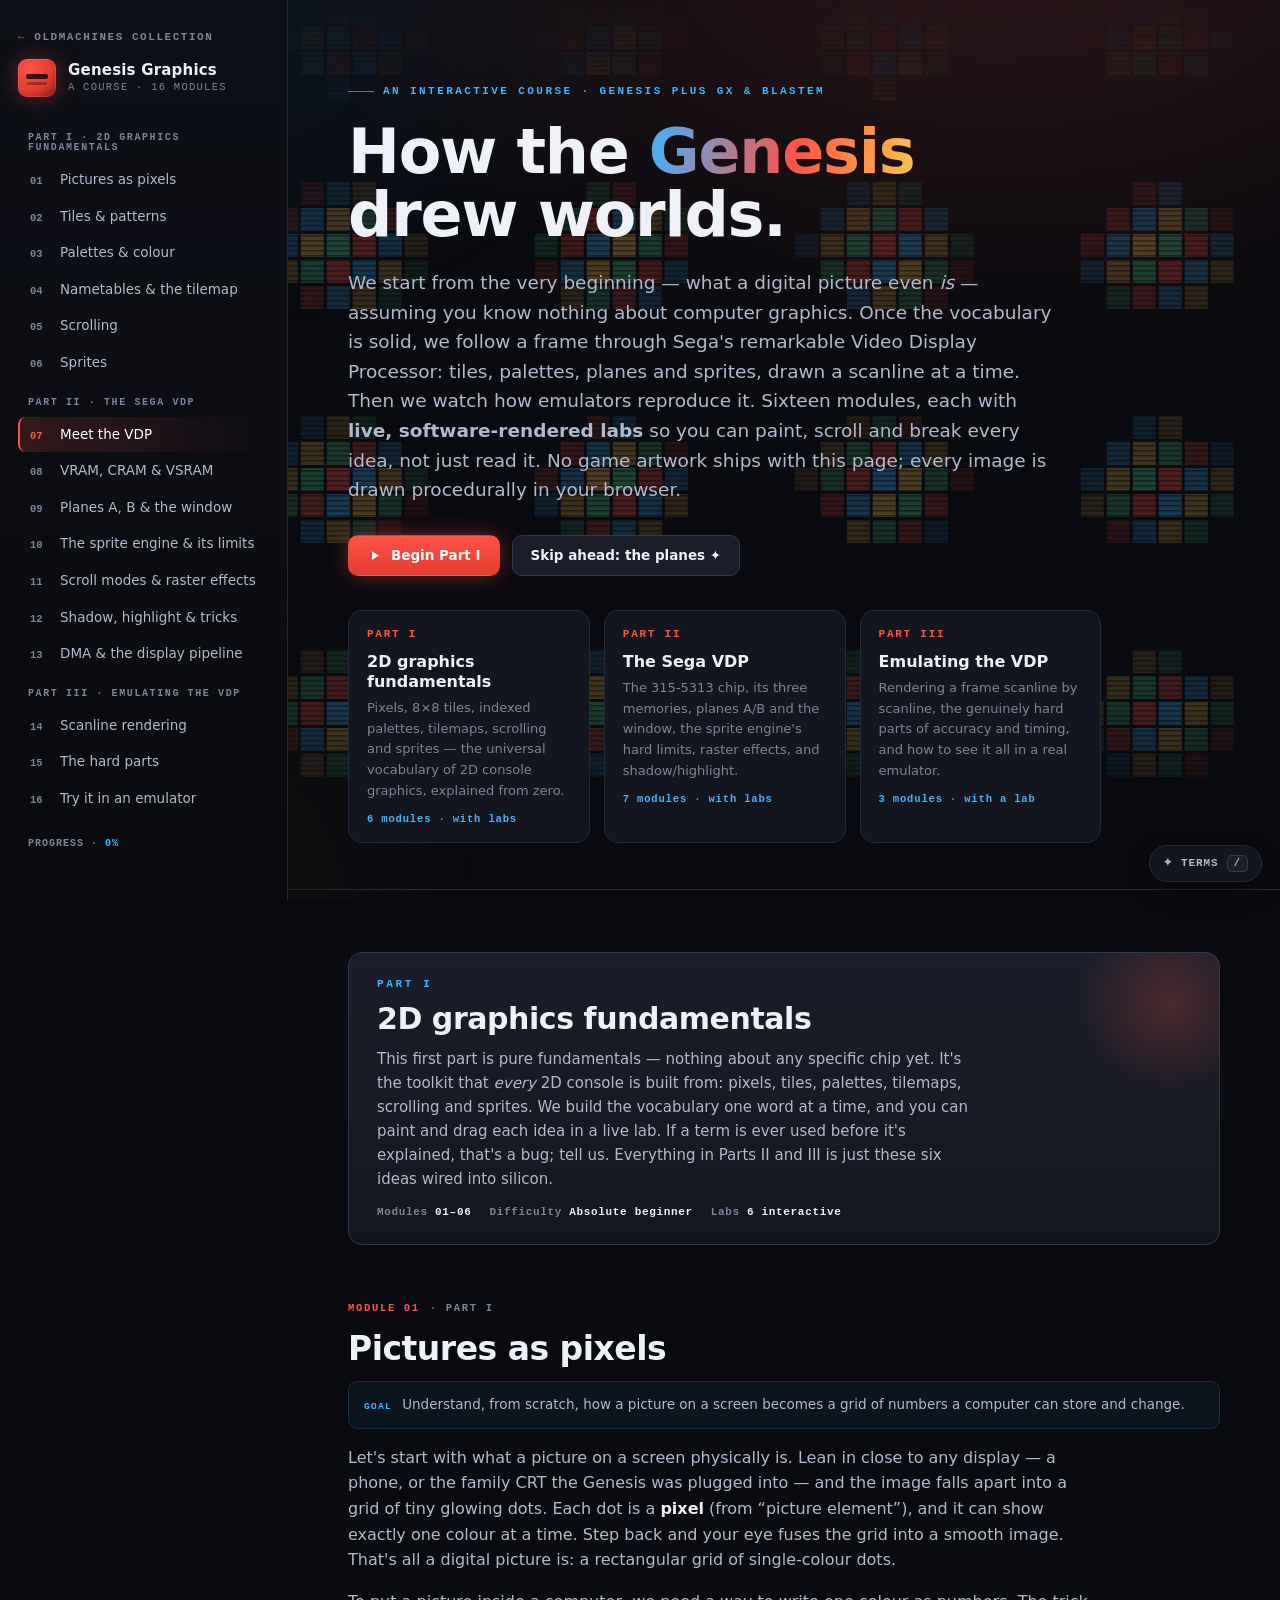
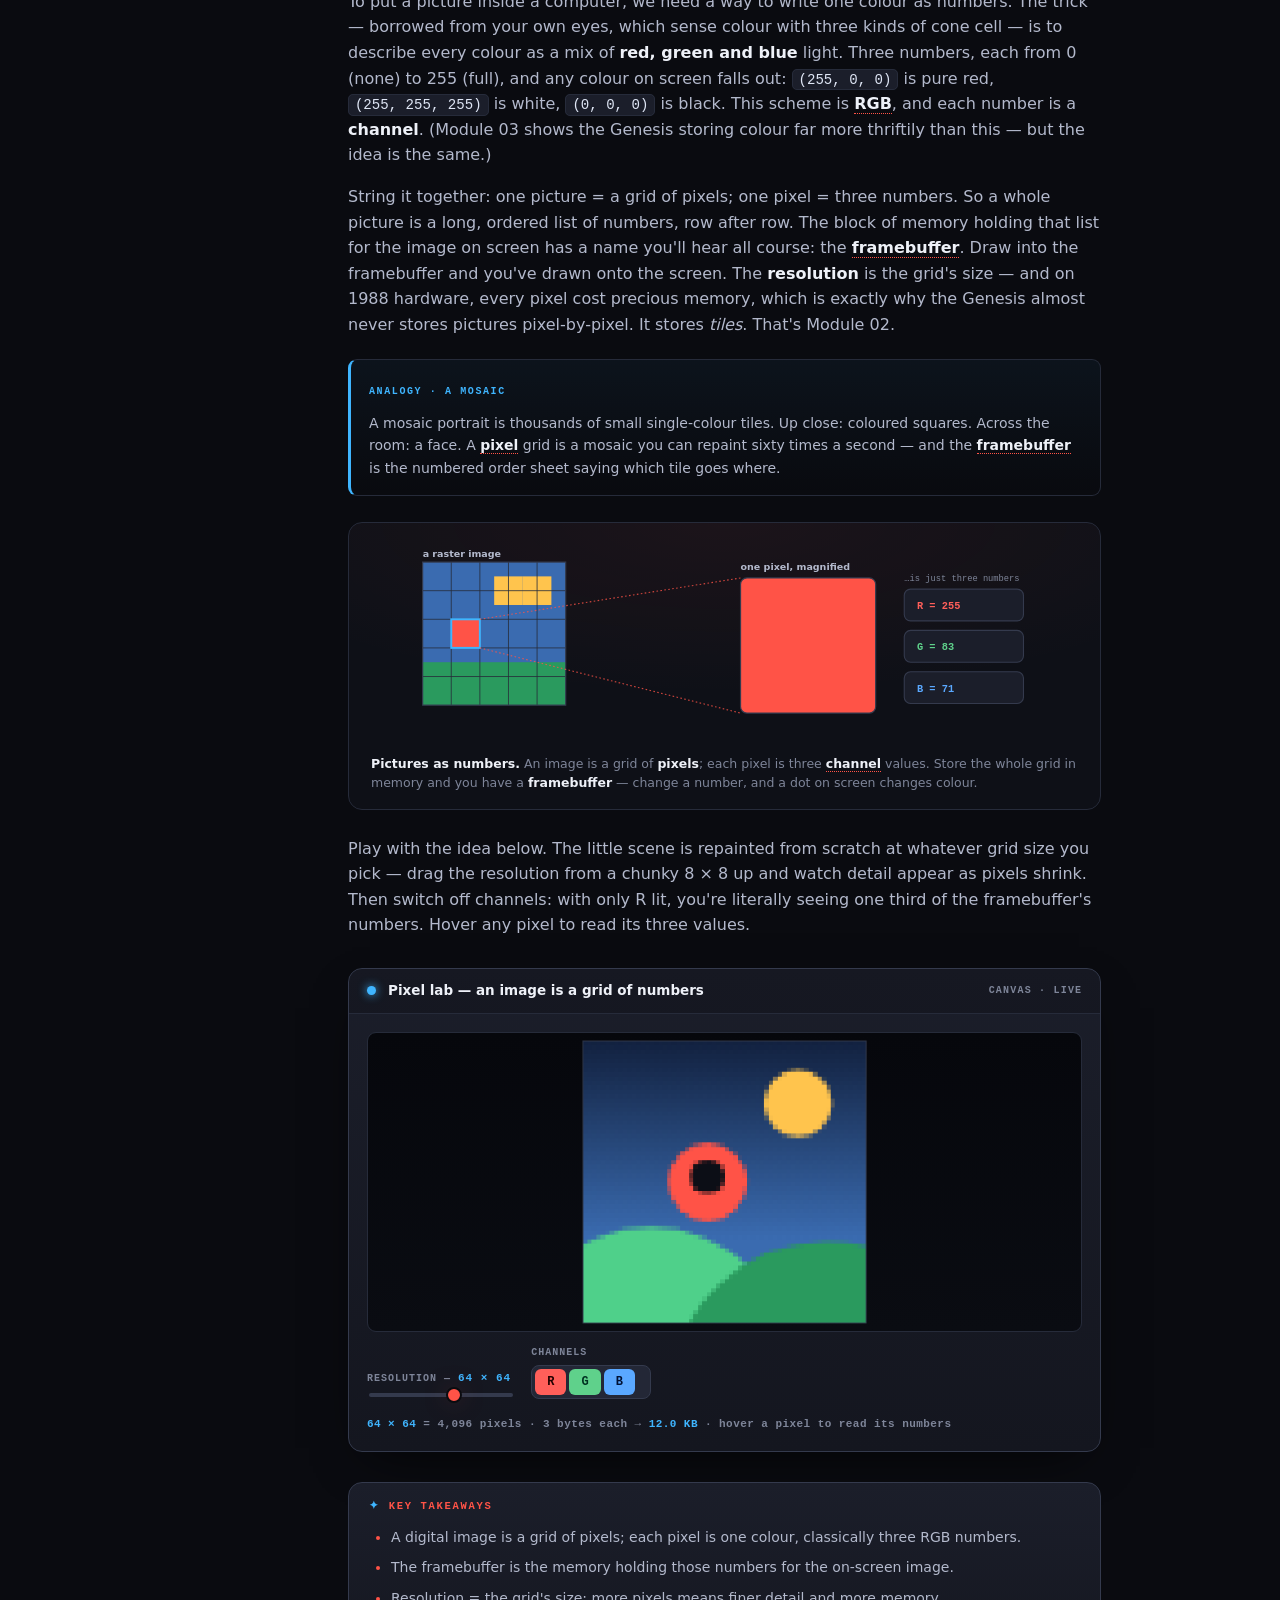
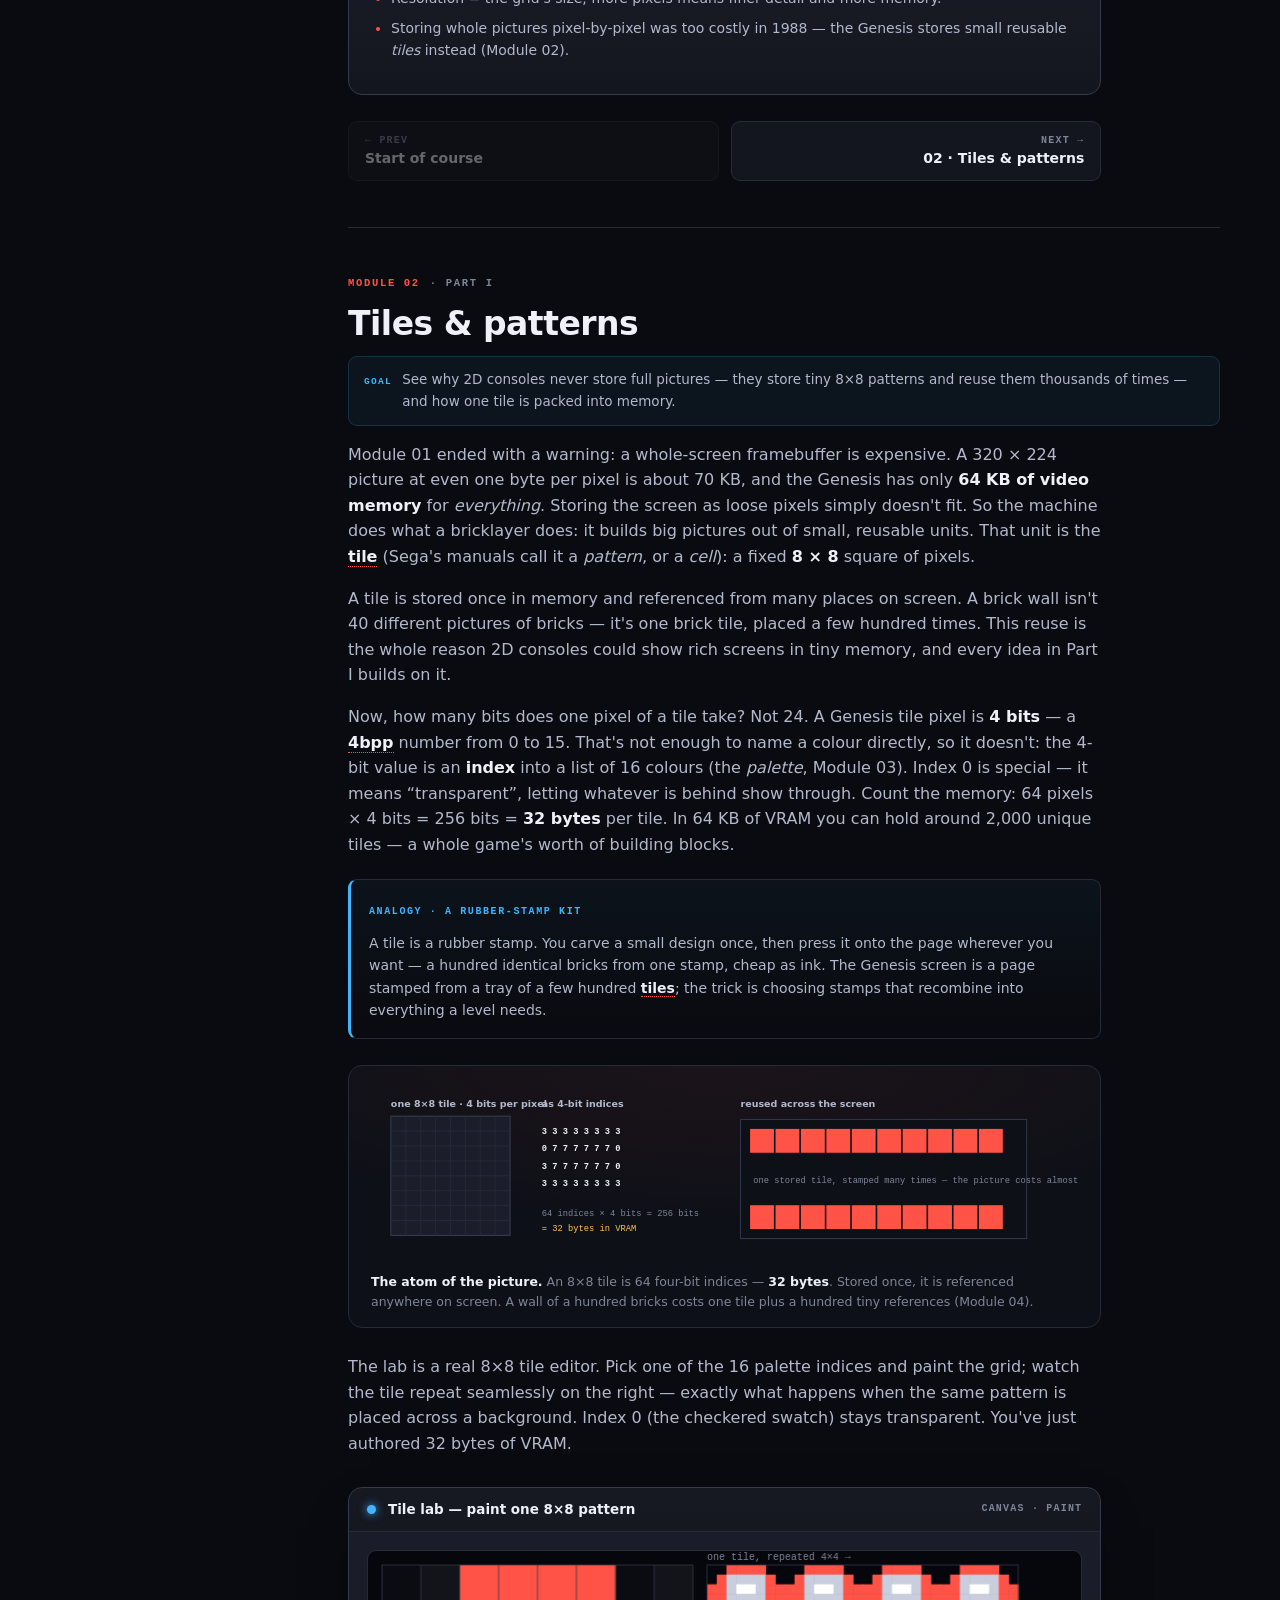
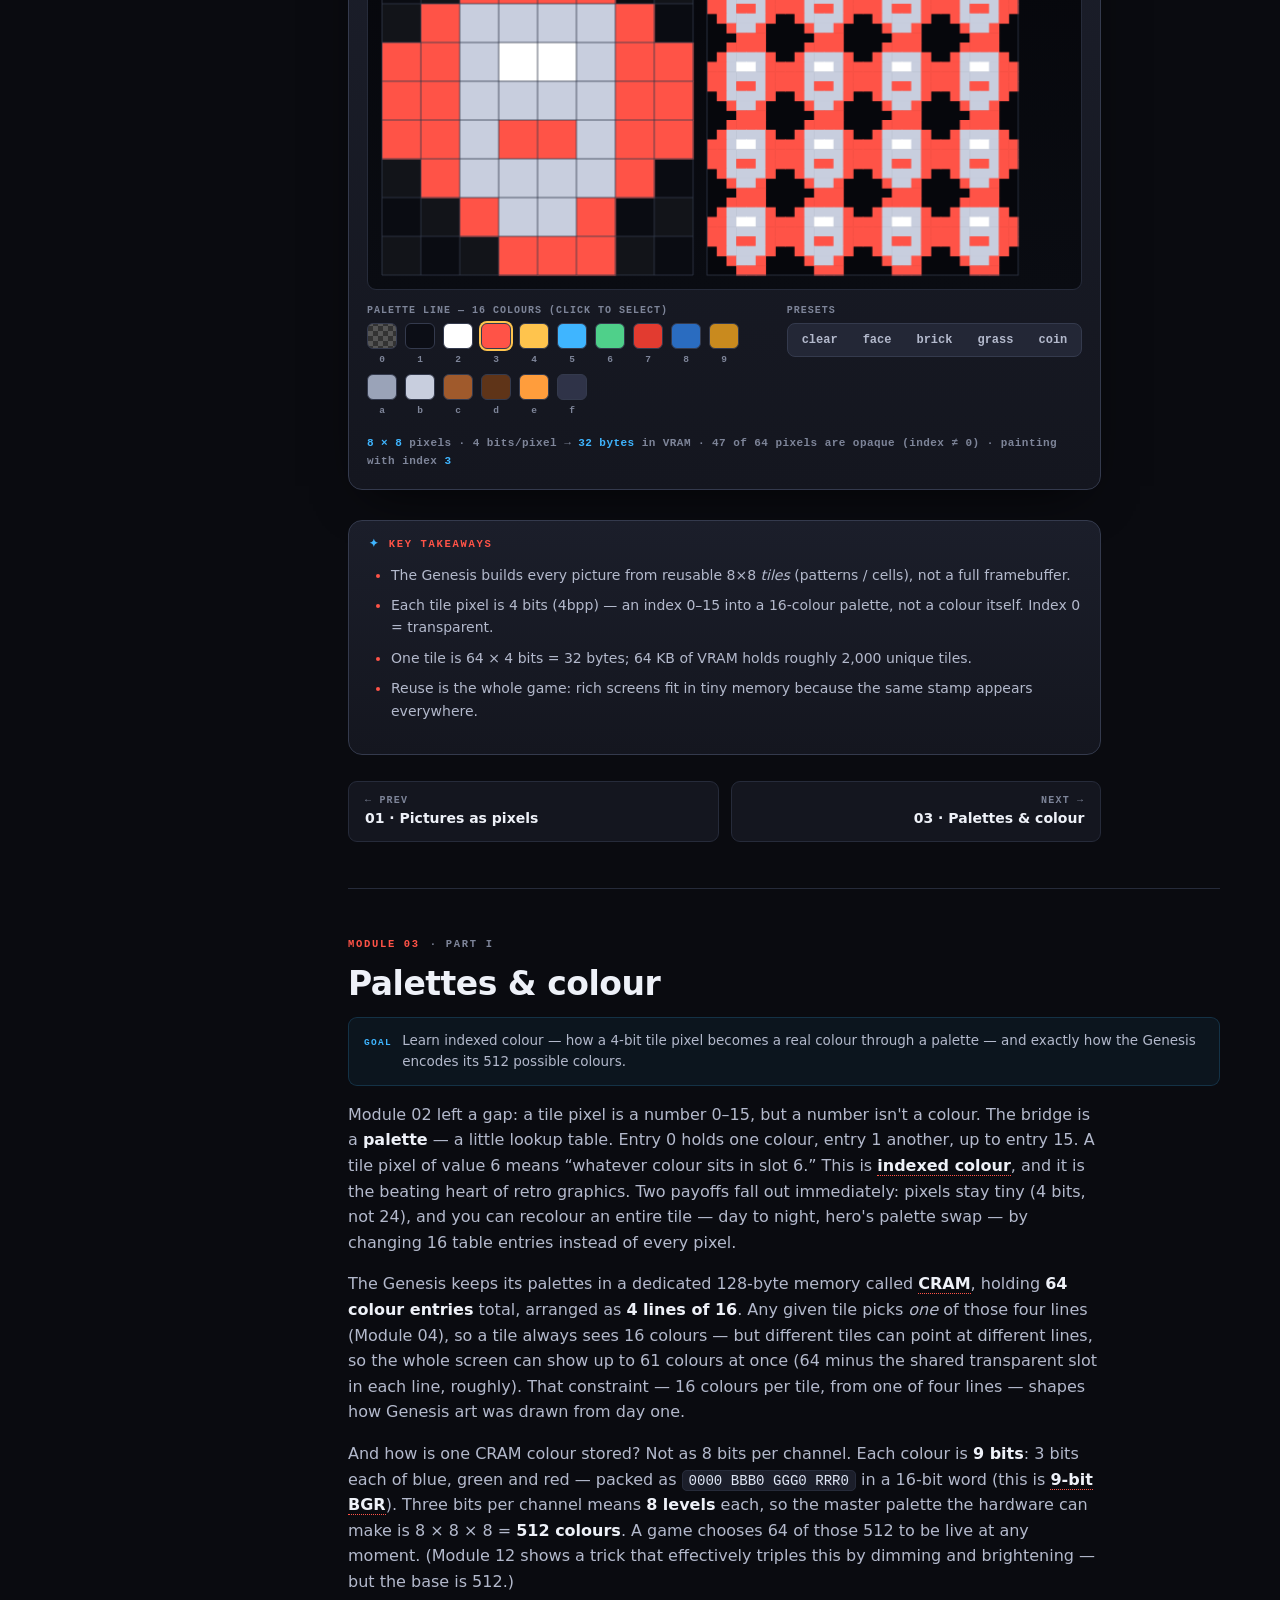
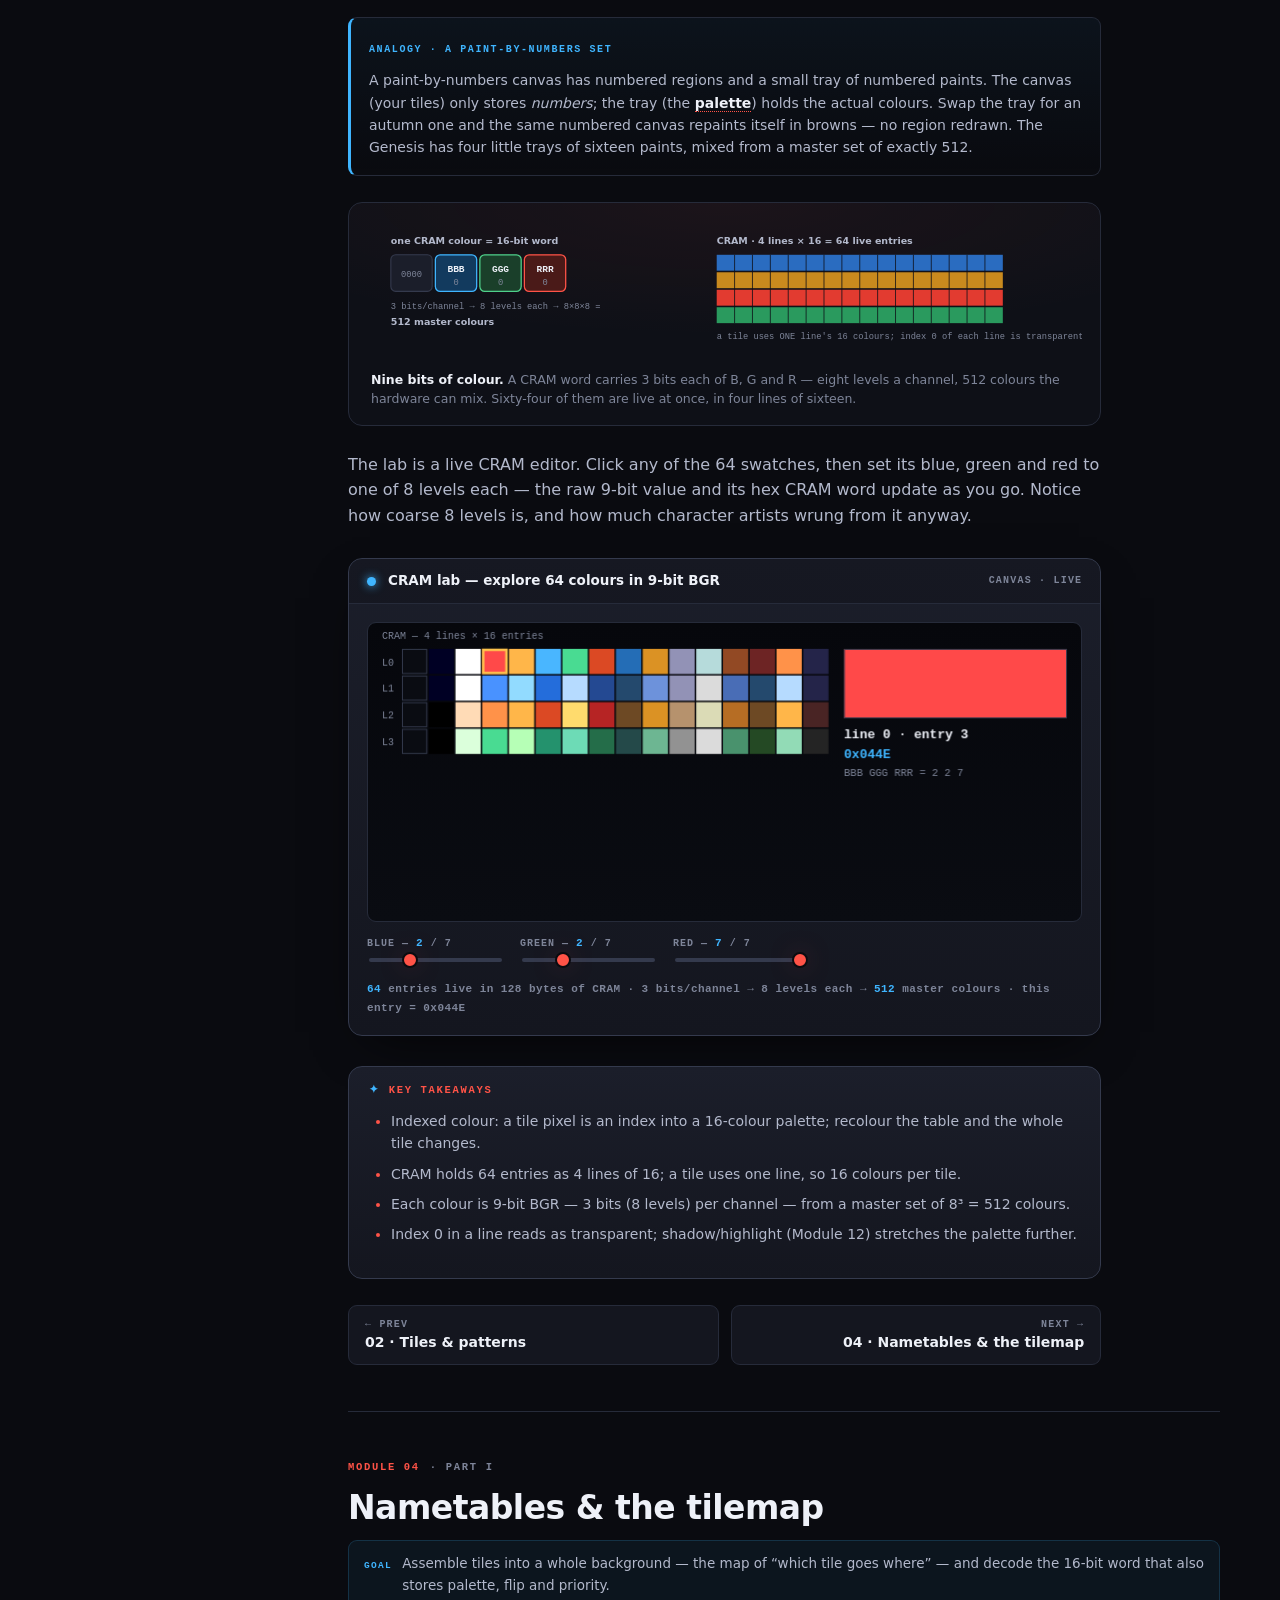
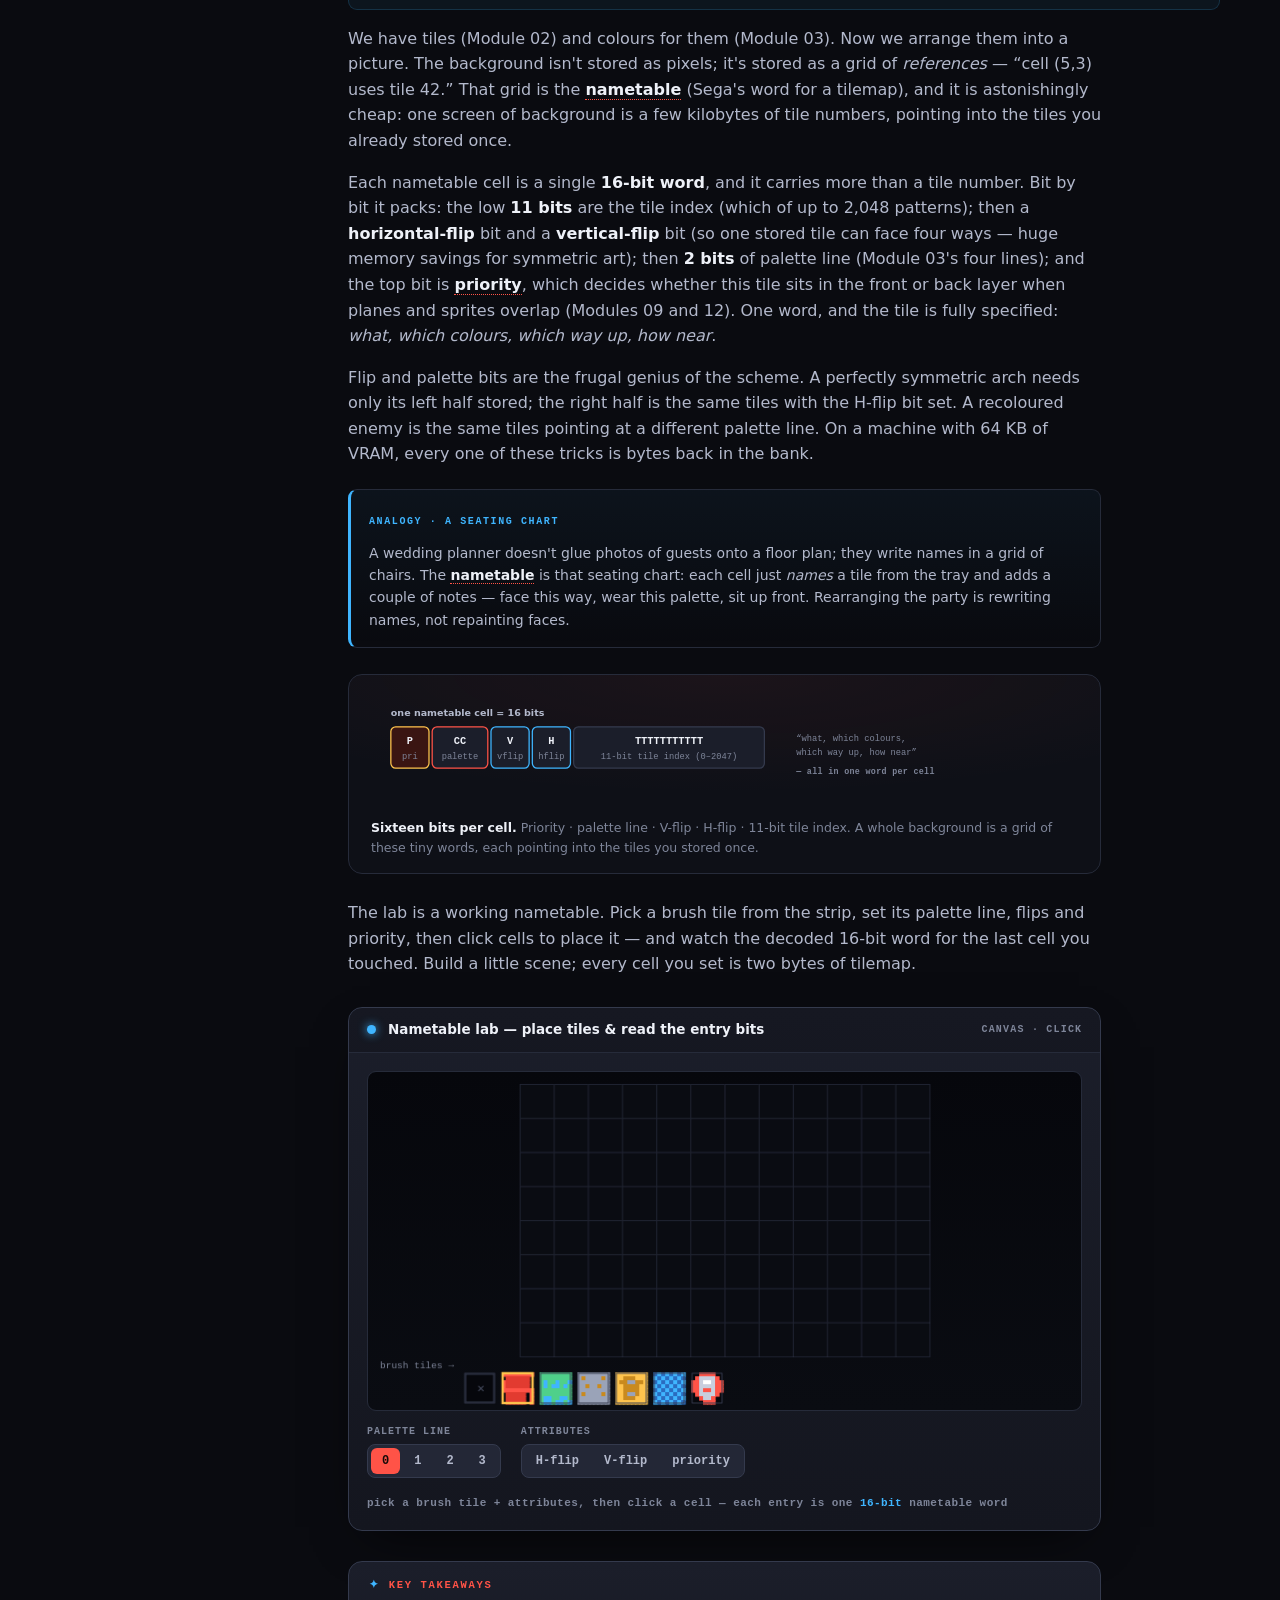
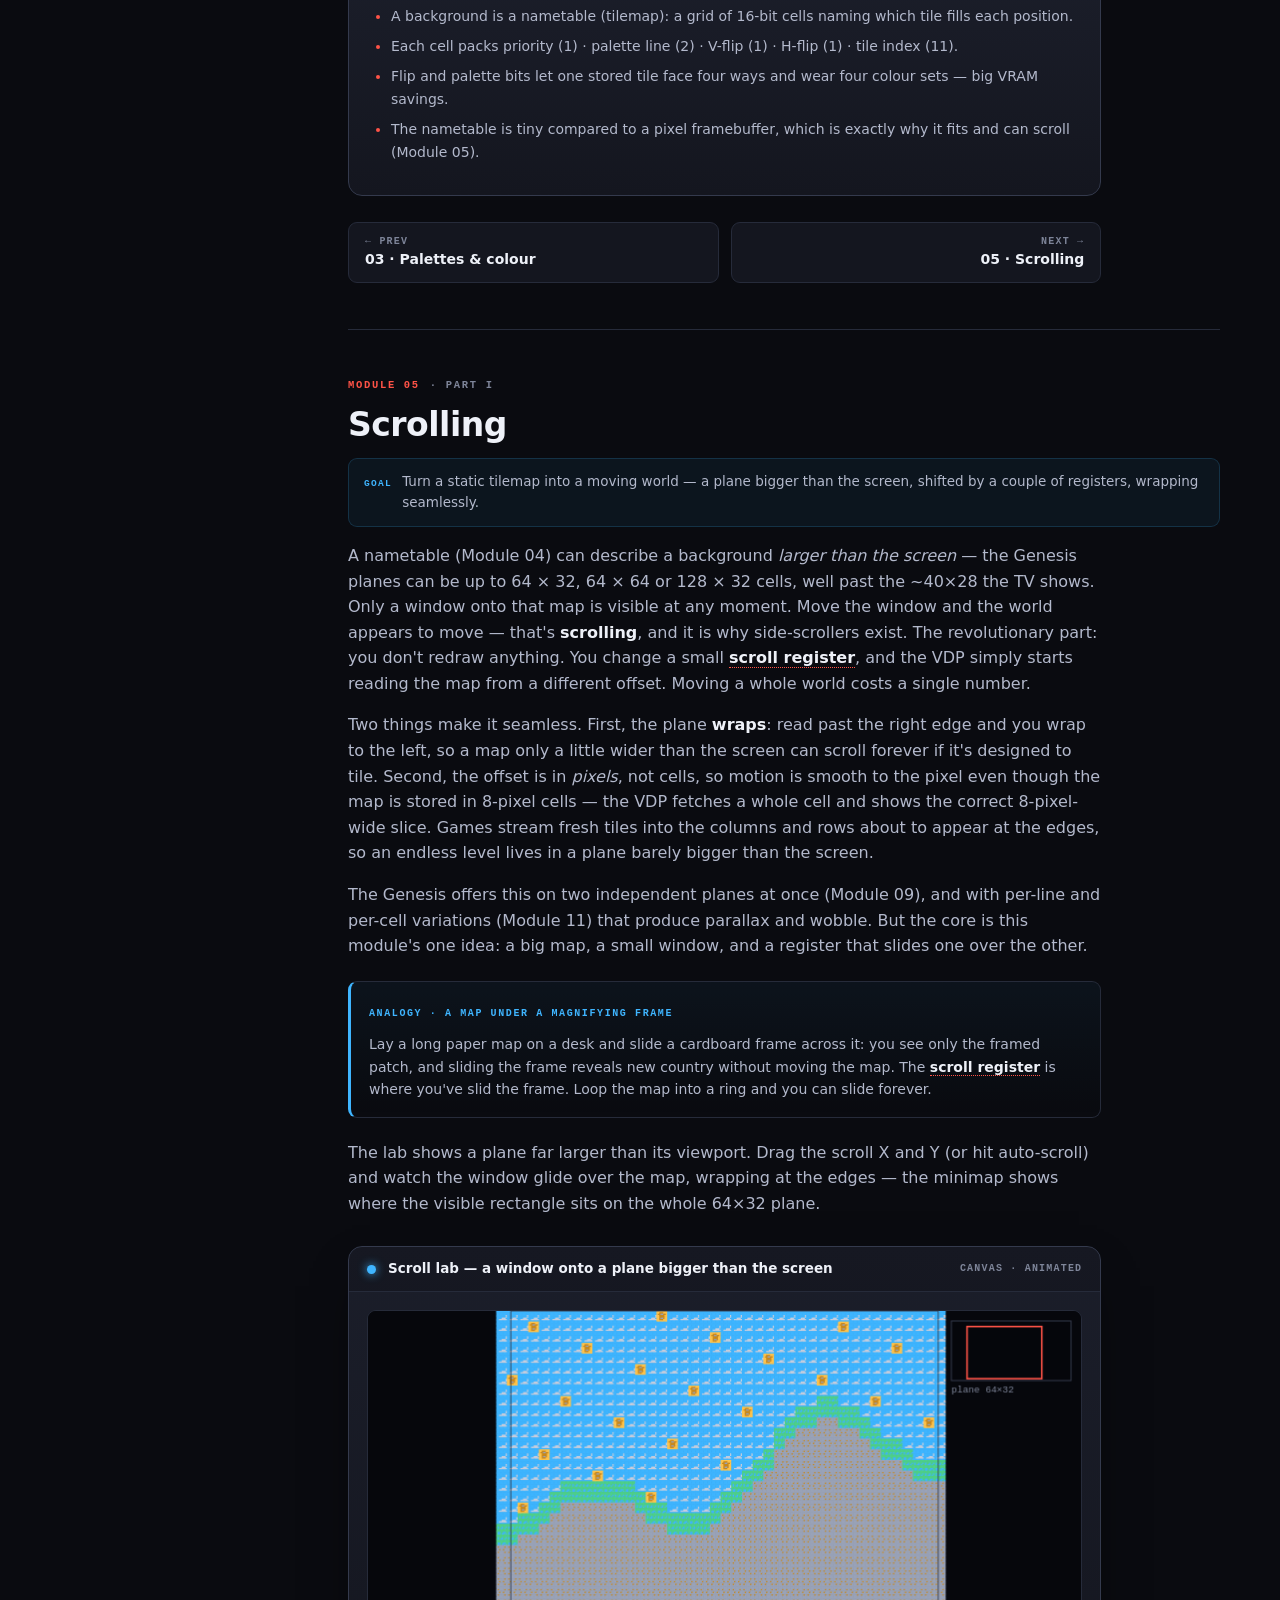
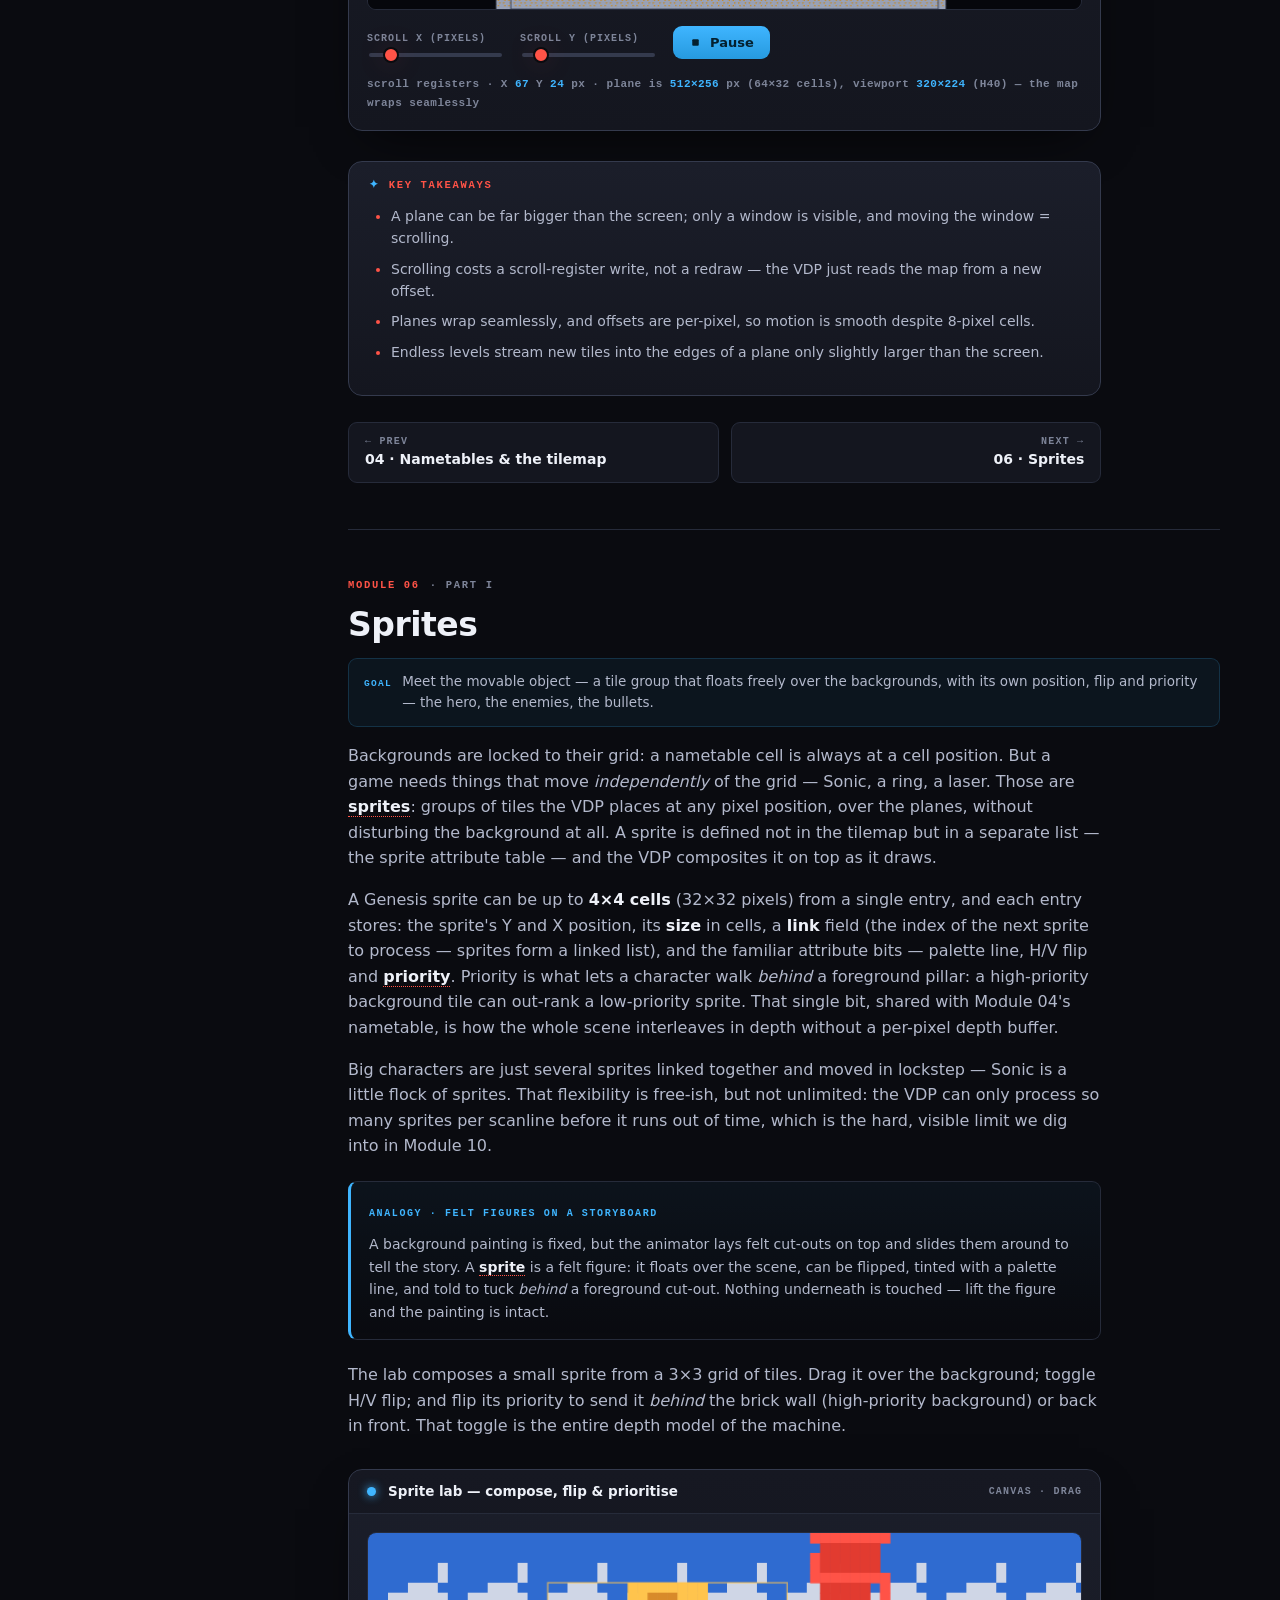
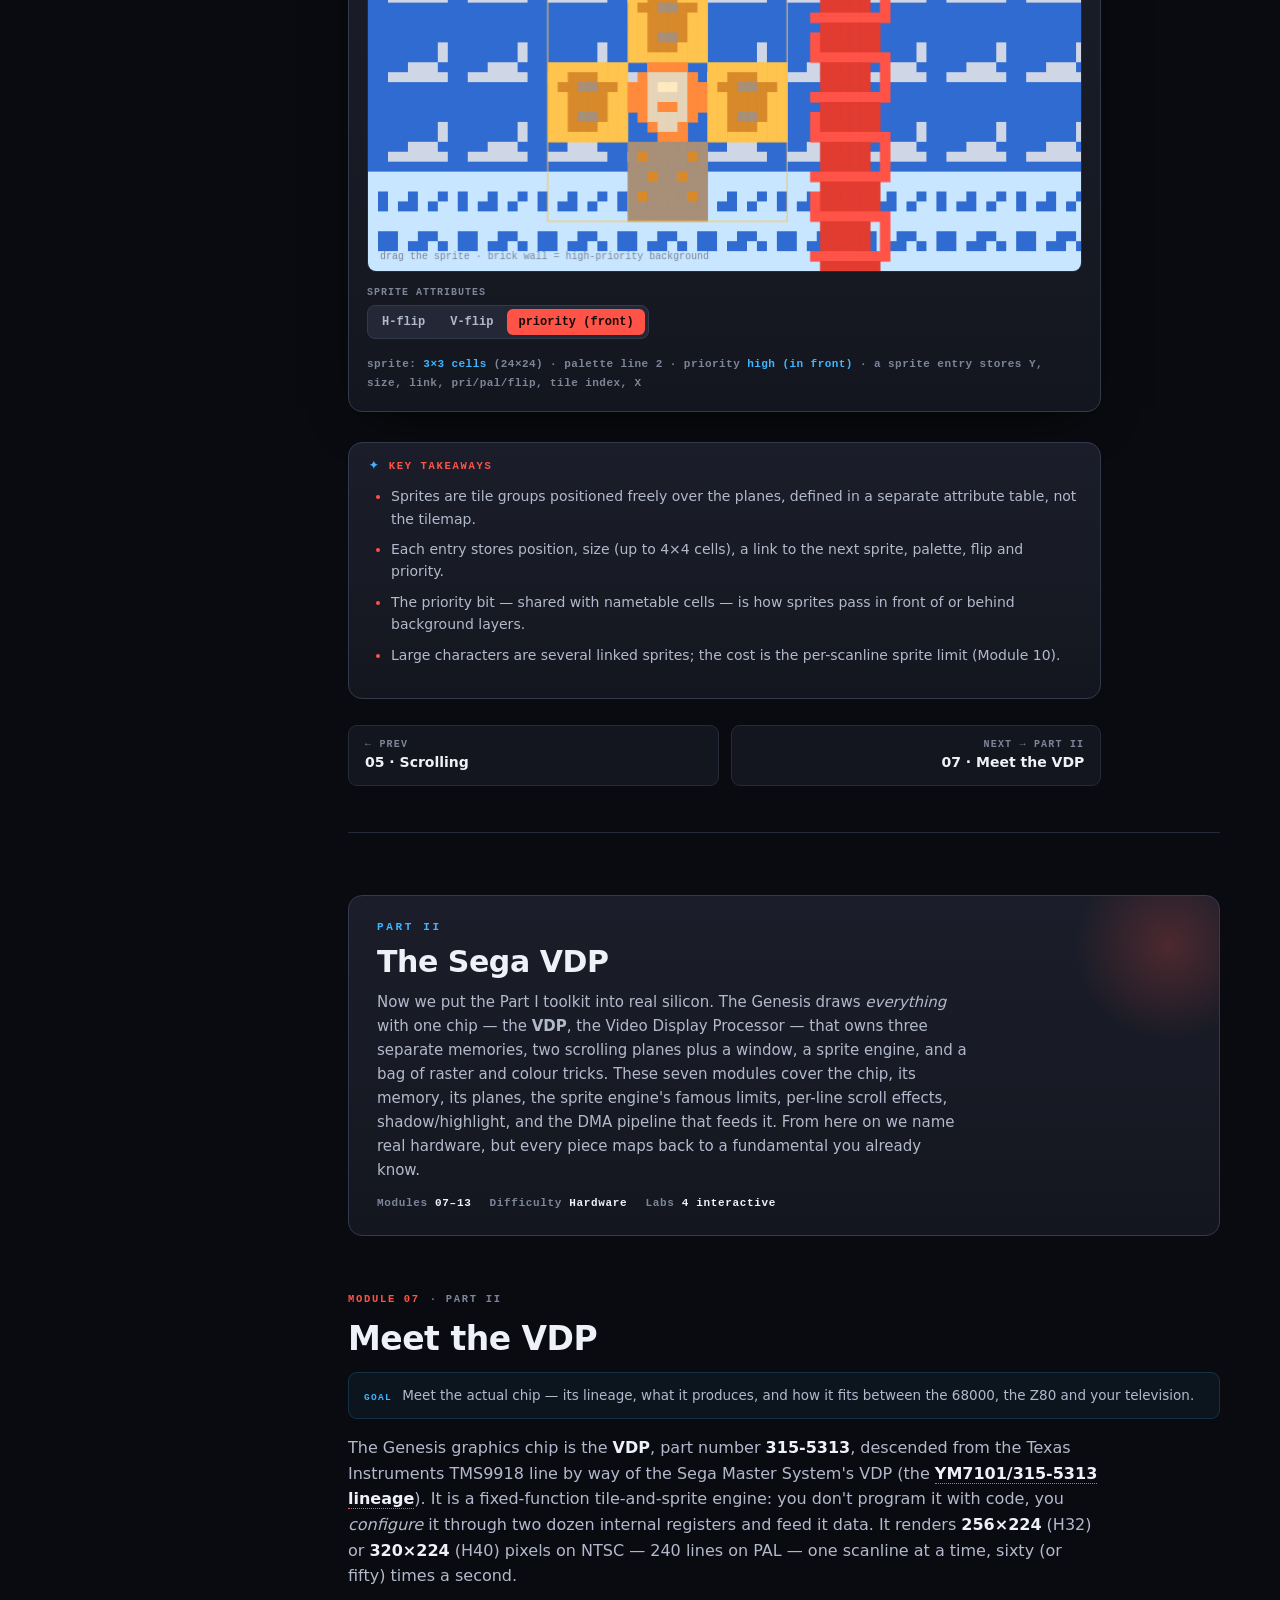
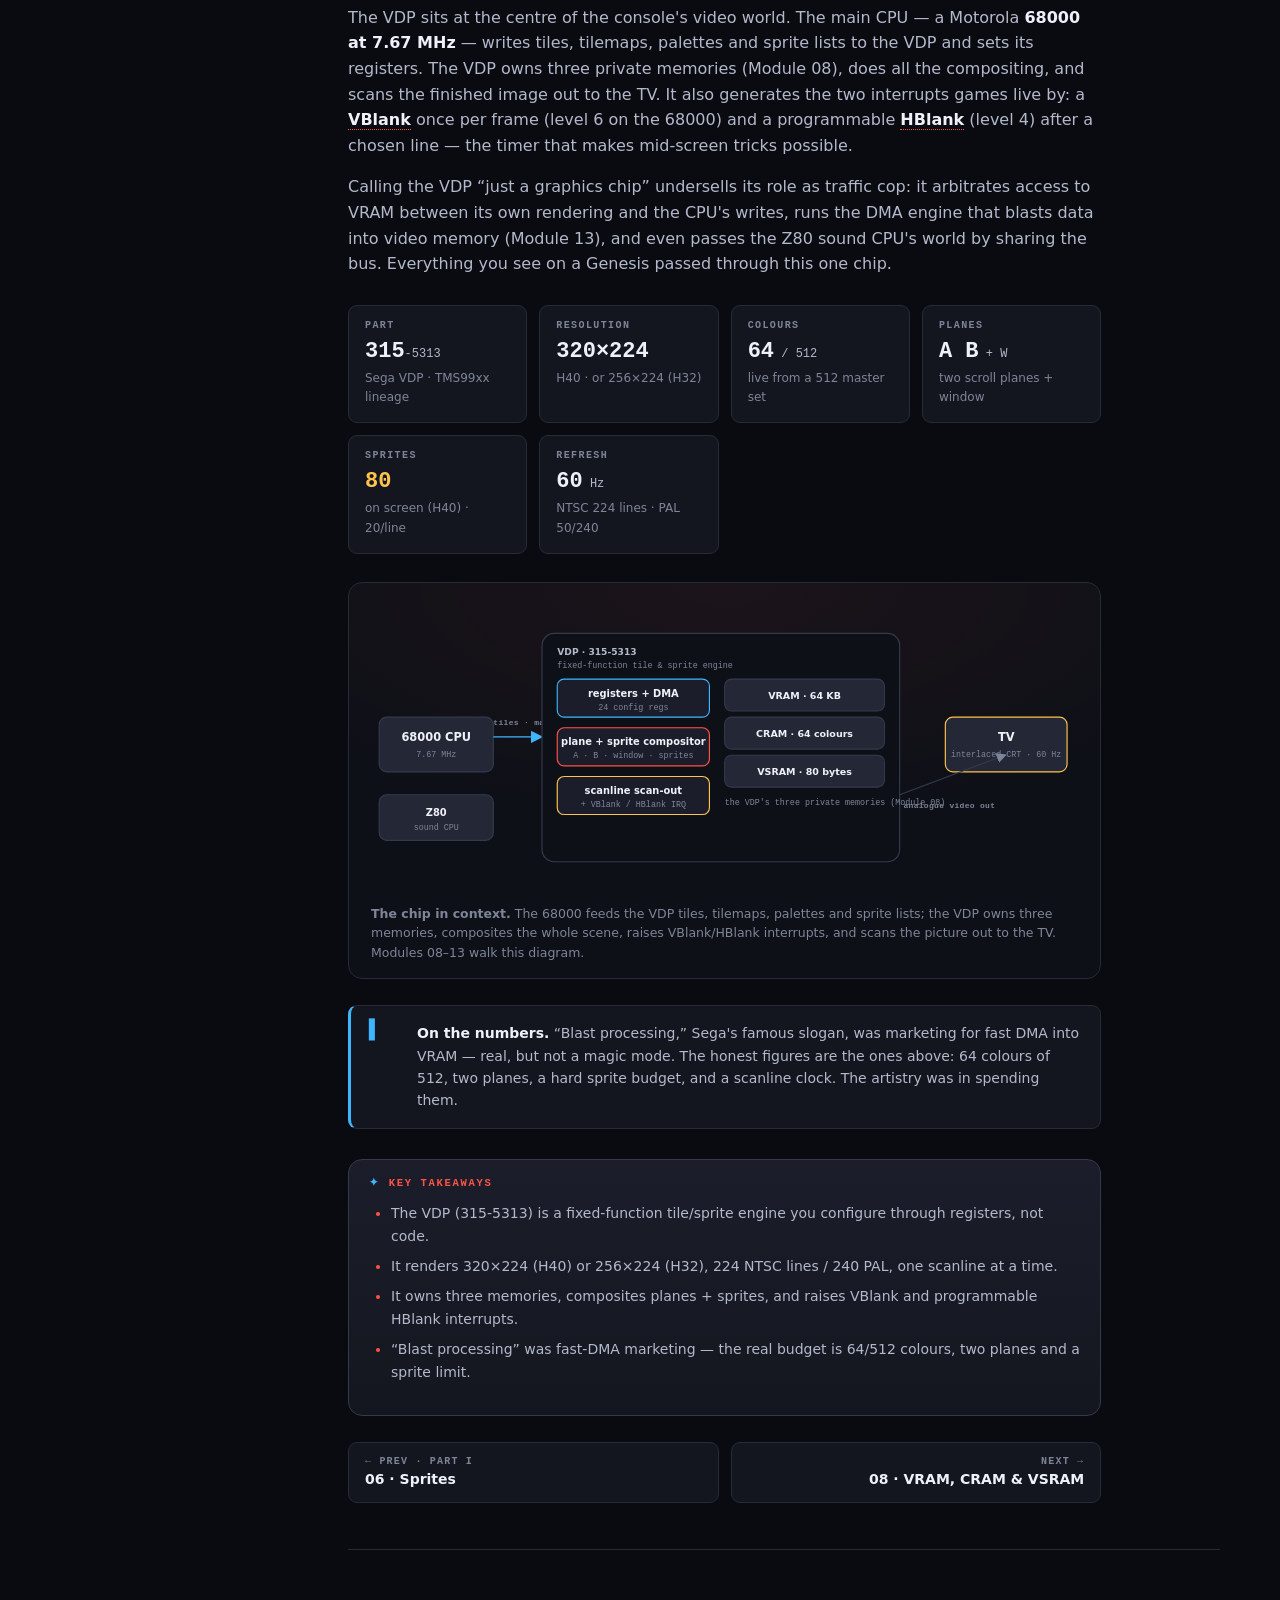
<file: graphics/index.html>
<!DOCTYPE html>
<html lang="en">
<head>
<meta charset="utf-8">
<meta name="viewport" content="width=device-width, initial-scale=1">
<title>Genesis Graphics — the VDP, planes &amp; sprites</title>
<link rel="icon" href="data:image/svg+xml,%3Csvg xmlns=%27http://www.w3.org/2000/svg%27 viewBox=%270 0 32 32%27%3E%3Crect width=%2732%27 height=%2732%27 rx=%278%27 fill=%27%23ff5347%27/%3E%3Crect x=%276%27 y=%278%27 width=%2720%27 height=%275%27 rx=%272%27 fill=%27%230a0b10%27/%3E%3C/svg%3E">
<meta name="description" content="A hands-on course in three parts: 2D graphics fundamentals from scratch, how the Sega Genesis VDP draws a frame from tiles, planes and sprites, and how emulators like Genesis Plus GX and BlastEm reproduce it — with live software-rendered labs so you can see every concept.">
<link rel="stylesheet" href="styles.css">
</head>
<body>

<div class="progress" aria-hidden="true"><div class="fill" id="progress-fill"></div></div>
<button class="menu-btn" id="menu-btn" aria-label="Open contents">☰</button>
<div class="scrim" id="scrim"></div>

<div class="app">

  <!-- ================================================= SIDEBAR ============ -->
  <aside class="sidebar" id="sidebar">
    <a class="collection-link" href="https://oldmachines.github.io/">← oldmachines collection</a>
    <div class="brand">
      <div class="logo" aria-hidden="true"></div>
      <div>
        <h1>Genesis Graphics</h1>
        <span class="sub">A course · 16 modules</span>
      </div>
    </div>

    <nav class="toc" aria-label="Course contents">
      <div class="toc-group">Part I · 2D graphics fundamentals</div>
      <a href="#pixels"><span class="n">01</span><span>Pictures as pixels</span></a>
      <a href="#tiles"><span class="n">02</span><span>Tiles &amp; patterns</span></a>
      <a href="#palettes"><span class="n">03</span><span>Palettes &amp; colour</span></a>
      <a href="#nametable"><span class="n">04</span><span>Nametables &amp; the tilemap</span></a>
      <a href="#scroll"><span class="n">05</span><span>Scrolling</span></a>
      <a href="#sprites"><span class="n">06</span><span>Sprites</span></a>

      <div class="toc-group">Part II · The Sega VDP</div>
      <a href="#vdp"><span class="n">07</span><span>Meet the VDP</span></a>
      <a href="#memory"><span class="n">08</span><span>VRAM, CRAM &amp; VSRAM</span></a>
      <a href="#planes"><span class="n">09</span><span>Planes A, B &amp; the window</span></a>
      <a href="#sprite-engine"><span class="n">10</span><span>The sprite engine &amp; its limits</span></a>
      <a href="#raster"><span class="n">11</span><span>Scroll modes &amp; raster effects</span></a>
      <a href="#shadow"><span class="n">12</span><span>Shadow, highlight &amp; tricks</span></a>
      <a href="#dma"><span class="n">13</span><span>DMA &amp; the display pipeline</span></a>

      <div class="toc-group">Part III · Emulating the VDP</div>
      <a href="#scanline"><span class="n">14</span><span>Scanline rendering</span></a>
      <a href="#hardparts"><span class="n">15</span><span>The hard parts</span></a>
      <a href="#try"><span class="n">16</span><span>Try it in an emulator</span></a>

      <div class="progress-note">Progress · <b id="pct">0%</b></div>
    </nav>
  </aside>

  <!-- ================================================= MAIN =============== -->
  <main class="main">

    <!-- ------------------------------------------------ HERO -------------- -->
    <header class="hero">
      <canvas id="hero-gfx" aria-hidden="true"></canvas>
      <div class="wrap">
        <div class="inner">
          <span class="eyebrow">An interactive course · Genesis Plus GX &amp; BlastEm</span>
          <h2>How the <span class="grad">Genesis</span> drew worlds.</h2>
          <p class="lede">
            We start from the very beginning — what a digital picture even
            <em>is</em> — assuming you know nothing about computer graphics. Once
            the vocabulary is solid, we follow a frame through Sega's remarkable
            Video Display Processor: tiles, palettes, planes and sprites, drawn a
            scanline at a time. Then we watch how emulators reproduce it. Sixteen
            modules, each with <strong>live, software-rendered labs</strong> so
            you can paint, scroll and break every idea, not just read it. No game
            artwork ships with this page; every image is drawn procedurally in
            your browser.
          </p>
          <div class="cta-row">
            <a class="btn primary" href="#pixels">
              <svg viewBox="0 0 24 24" fill="currentColor"><path d="M8 5v14l11-7z"/></svg>
              Begin Part I
            </a>
            <a class="btn" href="#planes">Skip ahead: the planes ✦</a>
          </div>

          <div class="arc-cards">
            <a class="arc" href="#part-1">
              <div class="an">PART I</div>
              <h4>2D graphics fundamentals</h4>
              <p>Pixels, 8×8 tiles, indexed palettes, tilemaps, scrolling and sprites — the universal vocabulary of 2D console graphics, explained from zero.</p>
              <div class="cnt">6 modules · with labs</div>
            </a>
            <a class="arc" href="#part-2">
              <div class="an">PART II</div>
              <h4>The Sega VDP</h4>
              <p>The 315-5313 chip, its three memories, planes A/B and the window, the sprite engine's hard limits, raster effects, and shadow/highlight.</p>
              <div class="cnt">7 modules · with labs</div>
            </a>
            <a class="arc" href="#part-3">
              <div class="an">PART III</div>
              <h4>Emulating the VDP</h4>
              <p>Rendering a frame scanline by scanline, the genuinely hard parts of accuracy and timing, and how to see it all in a real emulator.</p>
              <div class="cnt">3 modules · with a lab</div>
            </a>
          </div>
        </div>
      </div>
    </header>

    <div class="wrap">

      <!-- ============================================ PART I ============== -->
      <section class="part" id="part-1">
        <div class="part-inner">
          <div class="kicker">Part I</div>
          <h3>2D graphics fundamentals</h3>
          <p>
            This first part is pure fundamentals — nothing about any specific
            chip yet. It's the toolkit that <em>every</em> 2D console is built
            from: pixels, tiles, palettes, tilemaps, scrolling and sprites. We
            build the vocabulary one word at a time, and you can paint and drag
            each idea in a live lab. If a term is ever used before it's
            explained, that's a bug; tell us. Everything in Parts II and III is
            just these six ideas wired into silicon.
          </p>
          <div class="part-meta"><span>Modules <b>01–06</b></span><span>Difficulty <b>Absolute beginner</b></span><span>Labs <b>6 interactive</b></span></div>
        </div>
      </section>

      <!-- --- Module 01 --- -->
      <section class="doc" id="pixels">
        <div class="mod-head">
          <span class="eye">Module 01 <span class="part-tag">· Part I</span></span>
          <h3>Pictures as pixels</h3>
          <div class="objective"><span class="lbl">Goal</span><span class="txt">Understand, from scratch, how a picture on a screen becomes a grid of numbers a computer can store and change.</span></div>
        </div>
        <div class="prose">
          <p>
            Let's start with what a picture on a screen physically is. Lean in
            close to any display — a phone, or the family CRT the Genesis was
            plugged into — and the image falls apart into a grid of tiny glowing
            dots. Each dot is a <strong>pixel</strong> (from &ldquo;picture
            element&rdquo;), and it can show exactly one colour at a time. Step
            back and your eye fuses the grid into a smooth image. That's all a
            digital picture is: a rectangular grid of single-colour dots.
          </p>
          <p>
            To put a picture inside a computer, we need a way to write one colour
            as numbers. The trick — borrowed from your own eyes, which sense
            colour with three kinds of cone cell — is to describe every colour as
            a mix of <strong>red, green and blue</strong> light. Three numbers,
            each from 0 (none) to 255 (full), and any colour on screen falls out:
            <code>(255,&nbsp;0,&nbsp;0)</code> is pure red,
            <code>(255,&nbsp;255,&nbsp;255)</code> is white,
            <code>(0,&nbsp;0,&nbsp;0)</code> is black. This scheme is
            <span class="term" data-tip="Describing a colour as three numbers: how much Red, Green and Blue light to mix. Usually 0–255 per channel.">RGB</span>,
            and each number is a <strong>channel</strong>. (Module 03 shows the
            Genesis storing colour far more thriftily than this — but the idea is
            the same.)
          </p>
          <p>
            String it together: one picture = a grid of pixels; one pixel = three
            numbers. So a whole picture is a long, ordered list of numbers, row
            after row. The block of memory holding that list for the image on
            screen has a name you'll hear all course: the
            <span class="term" data-tip="The region of memory holding the colour numbers for every pixel of the image being shown — the picture, as numbers.">framebuffer</span>.
            Draw into the framebuffer and you've drawn onto the screen. The
            <strong>resolution</strong> is the grid's size — and on 1988 hardware,
            every pixel cost precious memory, which is exactly why the Genesis
            almost never stores pictures pixel-by-pixel. It stores
            <em>tiles</em>. That's Module 02.
          </p>

          <div class="analogy">
            <span class="lbl">Analogy · A mosaic</span>
            <p>
              A mosaic portrait is thousands of small single-colour tiles. Up
              close: coloured squares. Across the room: a face. A
              <span class="term" data-tip="One dot of a digital image; it shows a single colour.">pixel</span>
              grid is a mosaic you can repaint sixty times a second — and the
              <span class="term" data-tip="The memory holding every pixel's colour numbers for the current image.">framebuffer</span>
              is the numbered order sheet saying which tile goes where.
            </p>
          </div>

          <figure class="figure">
            <svg viewBox="0 0 900 250" role="img" aria-label="A small pixel grid with one pixel magnified into its three RGB numbers">
              <rect x="70" y="24" width="180" height="180" fill="#3a6bb0"/>
              <rect x="160" y="42" width="36" height="36" fill="#ffc44d"/>
              <rect x="196" y="42" width="36" height="36" fill="#ffc44d"/>
              <rect x="70" y="150" width="180" height="54" fill="#2a9a5e"/>
              <rect x="106" y="96" width="36" height="36" fill="#ff5347"/>
              <g class="d-grid">
                <line x1="106" y1="24" x2="106" y2="204"/><line x1="142" y1="24" x2="142" y2="204"/>
                <line x1="178" y1="24" x2="178" y2="204"/><line x1="214" y1="24" x2="214" y2="204"/>
                <line x1="70" y1="60" x2="250" y2="60"/><line x1="70" y1="96" x2="250" y2="96"/>
                <line x1="70" y1="132" x2="250" y2="132"/><line x1="70" y1="168" x2="250" y2="168"/>
              </g>
              <rect x="70" y="24" width="180" height="180" fill="none" class="d-axis"/>
              <rect x="106" y="96" width="36" height="36" fill="none" stroke="#3fb5ff" stroke-width="2.5"/>
              <line x1="142" y1="96" x2="470" y2="44" class="d-stem"/>
              <line x1="142" y1="132" x2="470" y2="214" class="d-stem"/>
              <rect x="470" y="44" width="170" height="170" fill="#ff5347" rx="8"/>
              <rect x="470" y="44" width="170" height="170" fill="none" class="d-axis" rx="8"/>
              <rect x="676" y="58" width="150" height="40" rx="8" class="d-fill-panel d-stroke-line" stroke-width="1.4"/>
              <text x="692" y="83" class="d-val" style="fill:#ff5f5a">R = 255</text>
              <rect x="676" y="110" width="150" height="40" rx="8" class="d-fill-panel d-stroke-line" stroke-width="1.4"/>
              <text x="692" y="135" class="d-val" style="fill:#5fd18b">G = 83</text>
              <rect x="676" y="162" width="150" height="40" rx="8" class="d-fill-panel d-stroke-line" stroke-width="1.4"/>
              <text x="692" y="187" class="d-val" style="fill:#5aa8ff">B = 71</text>
              <text x="70" y="18" class="d-tag d-blue">a raster image</text>
              <text x="470" y="34" class="d-tag d-gold">one pixel, magnified</text>
              <text x="676" y="48" class="d-sub">…is just three numbers</text>
            </svg>
            <figcaption class="fig-cap"><strong>Pictures as numbers.</strong> An image is a grid of <strong>pixels</strong>; each pixel is three <span class="term" data-tip="One of the three numbers (R, G or B) making up a pixel's colour.">channel</span> values. Store the whole grid in memory and you have a <strong>framebuffer</strong> — change a number, and a dot on screen changes colour.</figcaption>
          </figure>

          <p>
            Play with the idea below. The little scene is repainted from scratch
            at whatever grid size you pick — drag the resolution from a chunky
            8&nbsp;×&nbsp;8 up and watch detail appear as pixels shrink. Then
            switch off channels: with only R lit, you're literally seeing one
            third of the framebuffer's numbers. Hover any pixel to read its three
            values.
          </p>

          <div class="lab" id="lab-pixel">
            <div class="lab-head"><span class="dot"></span><span class="title">Pixel lab — an image is a grid of numbers</span><span class="badge">Canvas · live</span></div>
            <div class="lab-body">
              <canvas class="gfx" aria-label="A procedurally drawn scene rendered at an adjustable pixel-grid resolution"></canvas>
              <div class="controls">
                <div class="ctrl">
                  <label>Resolution — <span class="val" data-res-val>64 × 64</span></label>
                  <input type="range" min="3" max="8" value="6" step="1" data-res aria-label="Resolution (power of two)">
                </div>
                <div class="ctrl">
                  <label>Channels</label>
                  <div class="chan-btns" role="group" aria-label="Colour channels">
                    <button class="on" data-ch="r" aria-label="Red channel">R</button>
                    <button class="on" data-ch="g" aria-label="Green channel">G</button>
                    <button class="on" data-ch="b" aria-label="Blue channel">B</button>
                  </div>
                </div>
              </div>
              <div class="lab-readout" data-pix-info></div>
            </div>
          </div>

          <div class="takeaway">
            <div class="th">Key takeaways</div>
            <ul>
              <li>A digital image is a grid of pixels; each pixel is one colour, classically three RGB numbers.</li>
              <li>The framebuffer is the memory holding those numbers for the on-screen image.</li>
              <li>Resolution = the grid's size; more pixels means finer detail and more memory.</li>
              <li>Storing whole pictures pixel-by-pixel was too costly in 1988 — the Genesis stores small reusable <em>tiles</em> instead (Module 02).</li>
            </ul>
          </div>

          <div class="mod-nav">
            <a class="disabled" aria-disabled="true"><span class="dir">← Prev</span><span class="ttl">Start of course</span></a>
            <a class="next" href="#tiles"><span class="dir">Next →</span><span class="ttl">02 · Tiles &amp; patterns</span></a>
          </div>
        </div>
      </section>

      <!-- --- Module 02 --- -->
      <section class="doc" id="tiles">
        <div class="mod-head">
          <span class="eye">Module 02 <span class="part-tag">· Part I</span></span>
          <h3>Tiles &amp; patterns</h3>
          <div class="objective"><span class="lbl">Goal</span><span class="txt">See why 2D consoles never store full pictures — they store tiny 8×8 patterns and reuse them thousands of times — and how one tile is packed into memory.</span></div>
        </div>
        <div class="prose">
          <p>
            Module 01 ended with a warning: a whole-screen framebuffer is
            expensive. A 320&nbsp;×&nbsp;224 picture at even one byte per pixel is
            about 70&nbsp;KB, and the Genesis has only <strong>64&nbsp;KB of video
            memory</strong> for <em>everything</em>. Storing the screen as loose
            pixels simply doesn't fit. So the machine does what a bricklayer does:
            it builds big pictures out of small, reusable units. That unit is the
            <span class="term" data-tip="An 8×8-pixel graphic — the atom of every Genesis background and sprite. Also called a 'pattern' or 'cell'. Stored once, reused anywhere.">tile</span>
            (Sega's manuals call it a <em>pattern</em>, or a <em>cell</em>): a
            fixed <strong>8&nbsp;×&nbsp;8</strong> square of pixels.
          </p>
          <p>
            A tile is stored once in memory and referenced from many places on
            screen. A brick wall isn't 40 different pictures of bricks — it's one
            brick tile, placed a few hundred times. This reuse is the whole reason
            2D consoles could show rich screens in tiny memory, and every idea in
            Part I builds on it.
          </p>
          <p>
            Now, how many bits does one pixel of a tile take? Not 24. A Genesis
            tile pixel is <strong>4 bits</strong> — a
            <span class="term" data-tip="Bits per pixel. 4bpp means each pixel is a 4-bit number, 0–15 — an index into a 16-colour palette, not a colour itself.">4bpp</span>
            number from 0 to 15. That's not enough to name a colour directly, so
            it doesn't: the 4-bit value is an <strong>index</strong> into a list
            of 16 colours (the <em>palette</em>, Module 03). Index 0 is special —
            it means &ldquo;transparent&rdquo;, letting whatever is behind show
            through. Count the memory: 64 pixels × 4 bits = 256 bits =
            <strong>32 bytes</strong> per tile. In 64&nbsp;KB of VRAM you can hold
            around 2,000 unique tiles — a whole game's worth of building blocks.
          </p>

          <div class="analogy">
            <span class="lbl">Analogy · A rubber-stamp kit</span>
            <p>
              A tile is a rubber stamp. You carve a small design once, then press
              it onto the page wherever you want — a hundred identical bricks from
              one stamp, cheap as ink. The Genesis screen is a page stamped from a
              tray of a few hundred
              <span class="term" data-tip="8×8-pixel reusable graphics — the stamps a Genesis picture is built from.">tiles</span>;
              the trick is choosing stamps that recombine into everything a level
              needs.
            </p>
          </div>

          <figure class="figure">
            <svg viewBox="0 0 900 220" role="img" aria-label="An 8x8 tile of 4-bit indices packs into 32 bytes and is reused across the screen">
              <text x="30" y="26" class="d-tag d-red">one 8×8 tile · 4 bits per pixel</text>
              <g>
                <rect x="30" y="38" width="150" height="150" class="d-fill-panel d-stroke-line" stroke-width="1.4"/>
                <g class="d-grid">
                  <line x1="30" y1="56.75" x2="180" y2="56.75"/><line x1="30" y1="75.5" x2="180" y2="75.5"/><line x1="30" y1="94.25" x2="180" y2="94.25"/><line x1="30" y1="113" x2="180" y2="113"/><line x1="30" y1="131.75" x2="180" y2="131.75"/><line x1="30" y1="150.5" x2="180" y2="150.5"/><line x1="30" y1="169.25" x2="180" y2="169.25"/>
                  <line x1="48.75" y1="38" x2="48.75" y2="188"/><line x1="67.5" y1="38" x2="67.5" y2="188"/><line x1="86.25" y1="38" x2="86.25" y2="188"/><line x1="105" y1="38" x2="105" y2="188"/><line x1="123.75" y1="38" x2="123.75" y2="188"/><line x1="142.5" y1="38" x2="142.5" y2="188"/><line x1="161.25" y1="38" x2="161.25" y2="188"/>
                </g>
              </g>
              <text x="220" y="26" class="d-tag d-blue">as 4-bit indices</text>
              <g class="d-num" style="font-size:11px">
                <text x="220" y="60">3 3 3 3 3 3 3 3</text>
                <text x="220" y="82">0 7 7 7 7 7 7 0</text>
                <text x="220" y="104">3 7 7 7 7 7 7 0</text>
                <text x="220" y="126">3 3 3 3 3 3 3 3</text>
              </g>
              <text x="220" y="164" class="d-sub">64 indices × 4 bits = 256 bits</text>
              <text x="220" y="182" class="d-sub" style="fill:#ffc44d">= 32 bytes in VRAM</text>
              <text x="470" y="26" class="d-tag">reused across the screen</text>
              <g>
                <rect x="470" y="42" width="360" height="150" class="d-fill-ground d-stroke-line" stroke-width="1.2"/>
                <g id="stamp"></g>
              </g>
              <g fill="#ff5347">
                <rect x="482" y="54" width="30" height="30"/><rect x="514" y="54" width="30" height="30"/><rect x="546" y="54" width="30" height="30"/><rect x="578" y="54" width="30" height="30"/><rect x="610" y="54" width="30" height="30"/><rect x="642" y="54" width="30" height="30"/><rect x="674" y="54" width="30" height="30"/><rect x="706" y="54" width="30" height="30"/><rect x="738" y="54" width="30" height="30"/><rect x="770" y="54" width="30" height="30"/>
                <rect x="482" y="150" width="30" height="30"/><rect x="514" y="150" width="30" height="30"/><rect x="546" y="150" width="30" height="30"/><rect x="578" y="150" width="30" height="30"/><rect x="610" y="150" width="30" height="30"/><rect x="642" y="150" width="30" height="30"/><rect x="674" y="150" width="30" height="30"/><rect x="706" y="150" width="30" height="30"/><rect x="738" y="150" width="30" height="30"/><rect x="770" y="150" width="30" height="30"/>
              </g>
              <text x="486" y="122" class="d-sub">one stored tile, stamped many times — the picture costs almost no extra memory</text>
            </svg>
            <figcaption class="fig-cap"><strong>The atom of the picture.</strong> An 8×8 tile is 64 four-bit indices — <strong>32 bytes</strong>. Stored once, it is referenced anywhere on screen. A wall of a hundred bricks costs one tile plus a hundred tiny references (Module 04).</figcaption>
          </figure>

          <p>
            The lab is a real 8×8 tile editor. Pick one of the 16 palette indices
            and paint the grid; watch the tile repeat seamlessly on the right —
            exactly what happens when the same pattern is placed across a
            background. Index&nbsp;0 (the checkered swatch) stays transparent.
            You've just authored 32 bytes of VRAM.
          </p>

          <div class="lab" id="lab-tile">
            <div class="lab-head"><span class="dot"></span><span class="title">Tile lab — paint one 8×8 pattern</span><span class="badge">Canvas · paint</span></div>
            <div class="lab-body">
              <canvas class="gfx tall paint" aria-label="Editable 8x8 tile with a tiled preview"></canvas>
              <div class="controls" style="align-items:flex-start">
                <div class="ctrl" style="flex:1 1 260px">
                  <label>Palette line — 16 colours (click to select)</label>
                  <div class="swatches" data-tile-pal></div>
                </div>
                <div class="ctrl">
                  <label>Presets</label>
                  <div class="seg-btns" data-tile-preset role="group" aria-label="Tile presets">
                    <button data-p="blank">clear</button>
                    <button data-p="face">face</button>
                    <button data-p="brick">brick</button>
                    <button data-p="grass">grass</button>
                    <button data-p="gold">coin</button>
                  </div>
                </div>
              </div>
              <div class="lab-readout" data-tile-info></div>
            </div>
          </div>

          <div class="takeaway">
            <div class="th">Key takeaways</div>
            <ul>
              <li>The Genesis builds every picture from reusable 8×8 <em>tiles</em> (patterns / cells), not a full framebuffer.</li>
              <li>Each tile pixel is 4 bits (4bpp) — an index 0–15 into a 16-colour palette, not a colour itself. Index 0 = transparent.</li>
              <li>One tile is 64 × 4 bits = 32 bytes; 64 KB of VRAM holds roughly 2,000 unique tiles.</li>
              <li>Reuse is the whole game: rich screens fit in tiny memory because the same stamp appears everywhere.</li>
            </ul>
          </div>

          <div class="mod-nav">
            <a href="#pixels"><span class="dir">← Prev</span><span class="ttl">01 · Pictures as pixels</span></a>
            <a class="next" href="#palettes"><span class="dir">Next →</span><span class="ttl">03 · Palettes &amp; colour</span></a>
          </div>
        </div>
      </section>

      <!-- --- Module 03 --- -->
      <section class="doc" id="palettes">
        <div class="mod-head">
          <span class="eye">Module 03 <span class="part-tag">· Part I</span></span>
          <h3>Palettes &amp; colour</h3>
          <div class="objective"><span class="lbl">Goal</span><span class="txt">Learn indexed colour — how a 4-bit tile pixel becomes a real colour through a palette — and exactly how the Genesis encodes its 512 possible colours.</span></div>
        </div>
        <div class="prose">
          <p>
            Module 02 left a gap: a tile pixel is a number 0–15, but a number
            isn't a colour. The bridge is a <strong>palette</strong> — a little
            lookup table. Entry 0 holds one colour, entry 1 another, up to entry
            15. A tile pixel of value 6 means &ldquo;whatever colour sits in slot
            6.&rdquo; This is <span class="term" data-tip="Storing each pixel as a small index into a shared colour table, instead of a full RGB value. Cheap pixels, and you can recolour a whole image by changing the table.">indexed colour</span>,
            and it is the beating heart of retro graphics. Two payoffs fall out
            immediately: pixels stay tiny (4 bits, not 24), and you can recolour
            an entire tile — day to night, hero's palette swap — by changing 16
            table entries instead of every pixel.
          </p>
          <p>
            The Genesis keeps its palettes in a dedicated 128-byte memory called
            <span class="term" data-tip="Colour RAM — the VDP's 128-byte palette store holding 64 colour entries, arranged as 4 lines of 16.">CRAM</span>,
            holding <strong>64 colour entries</strong> total, arranged as
            <strong>4 lines of 16</strong>. Any given tile picks <em>one</em> of
            those four lines (Module 04), so a tile always sees 16 colours — but
            different tiles can point at different lines, so the whole screen can
            show up to 61 colours at once (64 minus the shared transparent slot
            in each line, roughly). That constraint — 16 colours per tile, from
            one of four lines — shapes how Genesis art was drawn from day one.
          </p>
          <p>
            And how is one CRAM colour stored? Not as 8 bits per channel. Each
            colour is <strong>9 bits</strong>: 3 bits each of blue, green and red
            — packed as <code>0000&nbsp;BBB0&nbsp;GGG0&nbsp;RRR0</code> in a 16-bit
            word (this is
            <span class="term" data-tip="The Genesis colour format: 3 bits each of Blue, Green, Red — the order and the padding zero bits are how the hardware wires it.">9-bit BGR</span>).
            Three bits per channel means <strong>8 levels</strong> each, so the
            master palette the hardware can make is
            8&nbsp;×&nbsp;8&nbsp;×&nbsp;8&nbsp;=&nbsp;<strong>512 colours</strong>.
            A game chooses 64 of those 512 to be live at any moment. (Module 12
            shows a trick that effectively triples this by dimming and brightening
            — but the base is 512.)
          </p>

          <div class="analogy">
            <span class="lbl">Analogy · A paint-by-numbers set</span>
            <p>
              A paint-by-numbers canvas has numbered regions and a small tray of
              numbered paints. The canvas (your tiles) only stores <em>numbers</em>;
              the tray (the
              <span class="term" data-tip="The 16-colour table a tile's indices point into. The Genesis has four of them in CRAM.">palette</span>)
              holds the actual colours. Swap the tray for an autumn one and the
              same numbered canvas repaints itself in browns — no region redrawn.
              The Genesis has four little trays of sixteen paints, mixed from a
              master set of exactly 512.
            </p>
          </div>

          <figure class="figure">
            <svg viewBox="0 0 900 170" role="img" aria-label="A 16-bit CRAM word split into 3-bit blue, green and red fields">
              <text x="30" y="26" class="d-tag d-red">one CRAM colour = 16-bit word</text>
              <g>
                <rect x="30" y="40" width="52" height="46" rx="6" class="d-fill-panel d-stroke-line" stroke-width="1.4"/>
                <text x="56" y="68" text-anchor="middle" class="d-sub">0000</text>
                <rect x="86" y="40" width="52" height="46" rx="6" class="d-fill-panel" style="fill:#123a5e" stroke="#3fb5ff" stroke-width="1.6"/>
                <text x="112" y="62" text-anchor="middle" class="d-num" style="font-size:12px">BBB</text>
                <text x="112" y="78" text-anchor="middle" class="d-sub">0</text>
                <rect x="142" y="40" width="52" height="46" rx="6" class="d-fill-panel" style="fill:#1a3f2a" stroke="#4fd08a" stroke-width="1.6"/>
                <text x="168" y="62" text-anchor="middle" class="d-num" style="font-size:12px">GGG</text>
                <text x="168" y="78" text-anchor="middle" class="d-sub">0</text>
                <rect x="198" y="40" width="52" height="46" rx="6" class="d-fill-panel" style="fill:#4a1a18" stroke="#ff5347" stroke-width="1.6"/>
                <text x="224" y="62" text-anchor="middle" class="d-num" style="font-size:12px">RRR</text>
                <text x="224" y="78" text-anchor="middle" class="d-sub">0</text>
              </g>
              <text x="30" y="108" class="d-sub">3 bits/channel → 8 levels each → 8×8×8 =</text>
              <text x="30" y="128" class="d-tag d-gold">512 master colours</text>
              <text x="440" y="26" class="d-tag d-blue">CRAM · 4 lines × 16 = 64 live entries</text>
              <g>
                <rect x="440" y="40" width="360" height="20" fill="#2a6cc0"/><rect x="440" y="62" width="360" height="20" fill="#c98a1e"/><rect x="440" y="84" width="360" height="20" fill="#e23b30"/><rect x="440" y="106" width="360" height="20" fill="#2a9a5e"/>
                <g stroke="#0e1017" stroke-width="1">
                  <line x1="462.5" y1="40" x2="462.5" y2="126"/><line x1="485" y1="40" x2="485" y2="126"/><line x1="507.5" y1="40" x2="507.5" y2="126"/><line x1="530" y1="40" x2="530" y2="126"/><line x1="552.5" y1="40" x2="552.5" y2="126"/><line x1="575" y1="40" x2="575" y2="126"/><line x1="597.5" y1="40" x2="597.5" y2="126"/><line x1="620" y1="40" x2="620" y2="126"/><line x1="642.5" y1="40" x2="642.5" y2="126"/><line x1="665" y1="40" x2="665" y2="126"/><line x1="687.5" y1="40" x2="687.5" y2="126"/><line x1="710" y1="40" x2="710" y2="126"/><line x1="732.5" y1="40" x2="732.5" y2="126"/><line x1="755" y1="40" x2="755" y2="126"/><line x1="777.5" y1="40" x2="777.5" y2="126"/>
                </g>
              </g>
              <text x="440" y="146" class="d-sub">a tile uses ONE line's 16 colours; index 0 of each line is transparent</text>
            </svg>
            <figcaption class="fig-cap"><strong>Nine bits of colour.</strong> A CRAM word carries 3 bits each of B, G and R — eight levels a channel, 512 colours the hardware can mix. Sixty-four of them are live at once, in four lines of sixteen.</figcaption>
          </figure>

          <p>
            The lab is a live CRAM editor. Click any of the 64 swatches, then set
            its blue, green and red to one of 8 levels each — the raw 9-bit value
            and its hex CRAM word update as you go. Notice how coarse 8 levels is,
            and how much character artists wrung from it anyway.
          </p>

          <div class="lab" id="lab-palette">
            <div class="lab-head"><span class="dot"></span><span class="title">CRAM lab — explore 64 colours in 9-bit BGR</span><span class="badge">Canvas · live</span></div>
            <div class="lab-body">
              <canvas class="gfx" aria-label="A 4x16 CRAM grid with an editable selected colour"></canvas>
              <div class="controls">
                <div class="ctrl">
                  <label>Blue — <span class="val" data-cb-val>0</span> / 7</label>
                  <input type="range" min="0" max="7" step="1" value="0" data-cb aria-label="Blue level 0-7">
                </div>
                <div class="ctrl">
                  <label>Green — <span class="val" data-cg-val>0</span> / 7</label>
                  <input type="range" min="0" max="7" step="1" value="0" data-cg aria-label="Green level 0-7">
                </div>
                <div class="ctrl">
                  <label>Red — <span class="val" data-cr-val>0</span> / 7</label>
                  <input type="range" min="0" max="7" step="1" value="0" data-cr aria-label="Red level 0-7">
                </div>
              </div>
              <div class="lab-readout" data-pal-info></div>
            </div>
          </div>

          <div class="takeaway">
            <div class="th">Key takeaways</div>
            <ul>
              <li>Indexed colour: a tile pixel is an index into a 16-colour palette; recolour the table and the whole tile changes.</li>
              <li>CRAM holds 64 entries as 4 lines of 16; a tile uses one line, so 16 colours per tile.</li>
              <li>Each colour is 9-bit BGR — 3 bits (8 levels) per channel — from a master set of 8³ = 512 colours.</li>
              <li>Index 0 in a line reads as transparent; shadow/highlight (Module 12) stretches the palette further.</li>
            </ul>
          </div>

          <div class="mod-nav">
            <a href="#tiles"><span class="dir">← Prev</span><span class="ttl">02 · Tiles &amp; patterns</span></a>
            <a class="next" href="#nametable"><span class="dir">Next →</span><span class="ttl">04 · Nametables &amp; the tilemap</span></a>
          </div>
        </div>
      </section>

      <!-- --- Module 04 --- -->
      <section class="doc" id="nametable">
        <div class="mod-head">
          <span class="eye">Module 04 <span class="part-tag">· Part I</span></span>
          <h3>Nametables &amp; the tilemap</h3>
          <div class="objective"><span class="lbl">Goal</span><span class="txt">Assemble tiles into a whole background — the map of &ldquo;which tile goes where&rdquo; — and decode the 16-bit word that also stores palette, flip and priority.</span></div>
        </div>
        <div class="prose">
          <p>
            We have tiles (Module 02) and colours for them (Module 03). Now we
            arrange them into a picture. The background isn't stored as pixels;
            it's stored as a grid of <em>references</em> — &ldquo;cell (5,3) uses
            tile 42.&rdquo; That grid is the
            <span class="term" data-tip="A grid in VRAM of 16-bit entries, one per on-screen cell, saying which tile to draw there and how. Sega's name for a background's tilemap.">nametable</span>
            (Sega's word for a tilemap), and it is astonishingly cheap: one screen
            of background is a few kilobytes of tile numbers, pointing into the
            tiles you already stored once.
          </p>
          <p>
            Each nametable cell is a single <strong>16-bit word</strong>, and it
            carries more than a tile number. Bit by bit it packs: the low
            <strong>11 bits</strong> are the tile index (which of up to 2,048
            patterns); then a <strong>horizontal-flip</strong> bit and a
            <strong>vertical-flip</strong> bit (so one stored tile can face four
            ways — huge memory savings for symmetric art); then <strong>2 bits</strong>
            of palette line (Module 03's four lines); and the top bit is
            <span class="term" data-tip="A per-cell (and per-sprite) bit choosing whether a tile draws in the high-priority or low-priority layer — the basis of how planes and sprites interleave in depth.">priority</span>,
            which decides whether this tile sits in the front or back layer when
            planes and sprites overlap (Modules 09 and 12). One word, and the tile
            is fully specified: <em>what, which colours, which way up, how near</em>.
          </p>
          <p>
            Flip and palette bits are the frugal genius of the scheme. A perfectly
            symmetric arch needs only its left half stored; the right half is the
            same tiles with the H-flip bit set. A recoloured enemy is the same
            tiles pointing at a different palette line. On a machine with 64&nbsp;KB
            of VRAM, every one of these tricks is bytes back in the bank.
          </p>

          <div class="analogy">
            <span class="lbl">Analogy · A seating chart</span>
            <p>
              A wedding planner doesn't glue photos of guests onto a floor plan;
              they write names in a grid of chairs. The
              <span class="term" data-tip="The grid of 16-bit cells saying which tile (and how) fills each screen position.">nametable</span>
              is that seating chart: each cell just <em>names</em> a tile from the
              tray and adds a couple of notes — face this way, wear this palette,
              sit up front. Rearranging the party is rewriting names, not
              repainting faces.
            </p>
          </div>

          <figure class="figure">
            <svg viewBox="0 0 900 140" role="img" aria-label="The 16 bits of one nametable entry: priority, palette, V-flip, H-flip, tile index">
              <text x="30" y="26" class="d-tag d-red">one nametable cell = 16 bits</text>
              <rect x="30" y="40" width="48" height="52" rx="6" class="d-fill-panel" style="fill:#3a1512" stroke="#ffc44d" stroke-width="1.6"/>
              <text x="54" y="62" text-anchor="middle" class="d-num" style="font-size:13px">P</text>
              <text x="54" y="80" text-anchor="middle" class="d-sub">pri</text>
              <rect x="82" y="40" width="70" height="52" rx="6" class="d-fill-panel d-red-s" stroke-width="1.6"/>
              <text x="117" y="62" text-anchor="middle" class="d-num" style="font-size:13px">CC</text>
              <text x="117" y="80" text-anchor="middle" class="d-sub">palette</text>
              <rect x="156" y="40" width="48" height="52" rx="6" class="d-fill-panel d-blue-s" stroke-width="1.6"/>
              <text x="180" y="62" text-anchor="middle" class="d-num" style="font-size:13px">V</text>
              <text x="180" y="80" text-anchor="middle" class="d-sub">vflip</text>
              <rect x="208" y="40" width="48" height="52" rx="6" class="d-fill-panel d-blue-s" stroke-width="1.6"/>
              <text x="232" y="62" text-anchor="middle" class="d-num" style="font-size:13px">H</text>
              <text x="232" y="80" text-anchor="middle" class="d-sub">hflip</text>
              <rect x="260" y="40" width="240" height="52" rx="6" class="d-fill-panel d-stroke-line" stroke-width="1.6"/>
              <text x="380" y="62" text-anchor="middle" class="d-num" style="font-size:13px">TTTTTTTTTTT</text>
              <text x="380" y="80" text-anchor="middle" class="d-sub">11-bit tile index (0–2047)</text>
              <text x="540" y="58" class="d-sub">&ldquo;what, which colours,</text>
              <text x="540" y="76" class="d-sub">which way up, how near&rdquo;</text>
              <text x="540" y="100" class="d-flow d-gold">— all in one word per cell</text>
            </svg>
            <figcaption class="fig-cap"><strong>Sixteen bits per cell.</strong> Priority · palette line · V-flip · H-flip · 11-bit tile index. A whole background is a grid of these tiny words, each pointing into the tiles you stored once.</figcaption>
          </figure>

          <p>
            The lab is a working nametable. Pick a brush tile from the strip, set
            its palette line, flips and priority, then click cells to place it —
            and watch the decoded 16-bit word for the last cell you touched. Build
            a little scene; every cell you set is two bytes of tilemap.
          </p>

          <div class="lab" id="lab-nametable">
            <div class="lab-head"><span class="dot"></span><span class="title">Nametable lab — place tiles &amp; read the entry bits</span><span class="badge">Canvas · click</span></div>
            <div class="lab-body">
              <canvas class="gfx tall paint" aria-label="A nametable grid with a tile brush and attributes"></canvas>
              <div class="controls">
                <div class="ctrl">
                  <label>Palette line</label>
                  <div class="seg-btns" data-pline role="group" aria-label="Palette line">
                    <button class="on" data-l="0">0</button><button data-l="1">1</button><button data-l="2">2</button><button data-l="3">3</button>
                  </div>
                </div>
                <div class="ctrl">
                  <label>Attributes</label>
                  <div class="seg-btns" role="group" aria-label="Tile attributes">
                    <button data-attr="hf">H-flip</button><button data-attr="vf">V-flip</button><button data-attr="pri">priority</button>
                  </div>
                </div>
              </div>
              <div class="lab-readout" data-name-info></div>
            </div>
          </div>

          <div class="takeaway">
            <div class="th">Key takeaways</div>
            <ul>
              <li>A background is a nametable (tilemap): a grid of 16-bit cells naming which tile fills each position.</li>
              <li>Each cell packs priority (1) · palette line (2) · V-flip (1) · H-flip (1) · tile index (11).</li>
              <li>Flip and palette bits let one stored tile face four ways and wear four colour sets — big VRAM savings.</li>
              <li>The nametable is tiny compared to a pixel framebuffer, which is exactly why it fits and can scroll (Module 05).</li>
            </ul>
          </div>

          <div class="mod-nav">
            <a href="#palettes"><span class="dir">← Prev</span><span class="ttl">03 · Palettes &amp; colour</span></a>
            <a class="next" href="#scroll"><span class="dir">Next →</span><span class="ttl">05 · Scrolling</span></a>
          </div>
        </div>
      </section>

      <!-- --- Module 05 --- -->
      <section class="doc" id="scroll">
        <div class="mod-head">
          <span class="eye">Module 05 <span class="part-tag">· Part I</span></span>
          <h3>Scrolling</h3>
          <div class="objective"><span class="lbl">Goal</span><span class="txt">Turn a static tilemap into a moving world — a plane bigger than the screen, shifted by a couple of registers, wrapping seamlessly.</span></div>
        </div>
        <div class="prose">
          <p>
            A nametable (Module 04) can describe a background <em>larger than the
            screen</em> — the Genesis planes can be up to 64&nbsp;×&nbsp;32,
            64&nbsp;×&nbsp;64 or 128&nbsp;×&nbsp;32 cells, well past the ~40×28 the
            TV shows. Only a window onto that map is visible at any moment. Move
            the window and the world appears to move — that's
            <strong>scrolling</strong>, and it is why side-scrollers exist. The
            revolutionary part: you don't redraw anything. You change a small
            <span class="term" data-tip="A hardware register holding the current horizontal or vertical scroll offset. The VDP adds it to every fetch, so moving the whole world costs one write.">scroll register</span>,
            and the VDP simply starts reading the map from a different offset.
            Moving a whole world costs a single number.
          </p>
          <p>
            Two things make it seamless. First, the plane <strong>wraps</strong>:
            read past the right edge and you wrap to the left, so a map only a
            little wider than the screen can scroll forever if it's designed to
            tile. Second, the offset is in <em>pixels</em>, not cells, so motion
            is smooth to the pixel even though the map is stored in 8-pixel cells —
            the VDP fetches a whole cell and shows the correct 8-pixel-wide slice.
            Games stream fresh tiles into the columns and rows about to appear at
            the edges, so an endless level lives in a plane barely bigger than the
            screen.
          </p>
          <p>
            The Genesis offers this on two independent planes at once (Module 09),
            and with per-line and per-cell variations (Module 11) that produce
            parallax and wobble. But the core is this module's one idea: a big map,
            a small window, and a register that slides one over the other.
          </p>

          <div class="analogy">
            <span class="lbl">Analogy · A map under a magnifying frame</span>
            <p>
              Lay a long paper map on a desk and slide a cardboard frame across
              it: you see only the framed patch, and sliding the frame reveals new
              country without moving the map. The
              <span class="term" data-tip="The offset the VDP adds when reading the tilemap; changing it slides the visible window over a larger plane.">scroll register</span>
              is where you've slid the frame. Loop the map into a ring and you can
              slide forever.
            </p>
          </div>

          <p>
            The lab shows a plane far larger than its viewport. Drag the scroll X
            and Y (or hit auto-scroll) and watch the window glide over the map,
            wrapping at the edges — the minimap shows where the visible rectangle
            sits on the whole 64×32 plane.
          </p>

          <div class="lab" id="lab-scroll">
            <div class="lab-head"><span class="dot"></span><span class="title">Scroll lab — a window onto a plane bigger than the screen</span><span class="badge">Canvas · animated</span></div>
            <div class="lab-body">
              <canvas class="gfx" aria-label="A viewport scrolling over a large wrapping tilemap"></canvas>
              <div class="controls">
                <div class="ctrl">
                  <label>Scroll X (pixels)</label>
                  <input type="range" min="0" max="511" value="60" data-sx aria-label="Horizontal scroll">
                </div>
                <div class="ctrl">
                  <label>Scroll Y (pixels)</label>
                  <input type="range" min="0" max="255" value="24" data-sy aria-label="Vertical scroll">
                </div>
                <button class="play-btn" data-scroll-play></button>
              </div>
              <div class="lab-readout" data-scroll-info></div>
            </div>
          </div>

          <div class="takeaway">
            <div class="th">Key takeaways</div>
            <ul>
              <li>A plane can be far bigger than the screen; only a window is visible, and moving the window = scrolling.</li>
              <li>Scrolling costs a scroll-register write, not a redraw — the VDP just reads the map from a new offset.</li>
              <li>Planes wrap seamlessly, and offsets are per-pixel, so motion is smooth despite 8-pixel cells.</li>
              <li>Endless levels stream new tiles into the edges of a plane only slightly larger than the screen.</li>
            </ul>
          </div>

          <div class="mod-nav">
            <a href="#nametable"><span class="dir">← Prev</span><span class="ttl">04 · Nametables &amp; the tilemap</span></a>
            <a class="next" href="#sprites"><span class="dir">Next →</span><span class="ttl">06 · Sprites</span></a>
          </div>
        </div>
      </section>

      <!-- --- Module 06 --- -->
      <section class="doc" id="sprites">
        <div class="mod-head">
          <span class="eye">Module 06 <span class="part-tag">· Part I</span></span>
          <h3>Sprites</h3>
          <div class="objective"><span class="lbl">Goal</span><span class="txt">Meet the movable object — a tile group that floats freely over the backgrounds, with its own position, flip and priority — the hero, the enemies, the bullets.</span></div>
        </div>
        <div class="prose">
          <p>
            Backgrounds are locked to their grid: a nametable cell is always at a
            cell position. But a game needs things that move <em>independently</em>
            of the grid — Sonic, a ring, a laser. Those are
            <span class="term" data-tip="A graphic object the VDP positions freely (to the pixel) over the background planes, composed of one or more 8×8 tiles.">sprites</span>:
            groups of tiles the VDP places at any pixel position, over the planes,
            without disturbing the background at all. A sprite is defined not in
            the tilemap but in a separate list — the sprite attribute table — and
            the VDP composites it on top as it draws.
          </p>
          <p>
            A Genesis sprite can be up to <strong>4×4 cells</strong> (32×32 pixels)
            from a single entry, and each entry stores: the sprite's Y and X
            position, its <strong>size</strong> in cells, a <strong>link</strong>
            field (the index of the next sprite to process — sprites form a linked
            list), and the familiar attribute bits — palette line, H/V flip and
            <span class="term" data-tip="The sprite's priority bit: whether it draws in front of, or behind, high-priority background tiles.">priority</span>.
            Priority is what lets a character walk <em>behind</em> a foreground
            pillar: a high-priority background tile can out-rank a low-priority
            sprite. That single bit, shared with Module 04's nametable, is how the
            whole scene interleaves in depth without a per-pixel depth buffer.
          </p>
          <p>
            Big characters are just several sprites linked together and moved in
            lockstep — Sonic is a little flock of sprites. That flexibility is
            free-ish, but not unlimited: the VDP can only process so many sprites
            per scanline before it runs out of time, which is the hard, visible
            limit we dig into in Module 10.
          </p>

          <div class="analogy">
            <span class="lbl">Analogy · Felt figures on a storyboard</span>
            <p>
              A background painting is fixed, but the animator lays felt cut-outs
              on top and slides them around to tell the story. A
              <span class="term" data-tip="Freely positioned tile groups the VDP draws over the backgrounds.">sprite</span>
              is a felt figure: it floats over the scene, can be flipped, tinted
              with a palette line, and told to tuck <em>behind</em> a foreground
              cut-out. Nothing underneath is touched — lift the figure and the
              painting is intact.
            </p>
          </div>

          <p>
            The lab composes a small sprite from a 3×3 grid of tiles. Drag it over
            the background; toggle H/V flip; and flip its priority to send it
            <em>behind</em> the brick wall (high-priority background) or back in
            front. That toggle is the entire depth model of the machine.
          </p>

          <div class="lab" id="lab-sprite">
            <div class="lab-head"><span class="dot"></span><span class="title">Sprite lab — compose, flip &amp; prioritise</span><span class="badge">Canvas · drag</span></div>
            <div class="lab-body">
              <canvas class="gfx tall grab" aria-label="A composed sprite draggable over a background with priority toggling"></canvas>
              <div class="controls">
                <div class="ctrl">
                  <label>Sprite attributes</label>
                  <div class="seg-btns" role="group" aria-label="Sprite attributes">
                    <button data-sp="hf">H-flip</button><button data-sp="vf">V-flip</button><button class="on" data-sp="pri">priority (front)</button>
                  </div>
                </div>
              </div>
              <div class="lab-readout" data-sprite-info></div>
            </div>
          </div>

          <div class="takeaway">
            <div class="th">Key takeaways</div>
            <ul>
              <li>Sprites are tile groups positioned freely over the planes, defined in a separate attribute table, not the tilemap.</li>
              <li>Each entry stores position, size (up to 4×4 cells), a link to the next sprite, palette, flip and priority.</li>
              <li>The priority bit — shared with nametable cells — is how sprites pass in front of or behind background layers.</li>
              <li>Large characters are several linked sprites; the cost is the per-scanline sprite limit (Module 10).</li>
            </ul>
          </div>

          <div class="mod-nav">
            <a href="#scroll"><span class="dir">← Prev</span><span class="ttl">05 · Scrolling</span></a>
            <a class="next" href="#vdp"><span class="dir">Next → Part II</span><span class="ttl">07 · Meet the VDP</span></a>
          </div>
        </div>
      </section>

      <!-- ============================================ PART II ============= -->
      <section class="part" id="part-2">
        <div class="part-inner">
          <div class="kicker">Part II</div>
          <h3>The Sega VDP</h3>
          <p>
            Now we put the Part&nbsp;I toolkit into real silicon. The Genesis draws
            <em>everything</em> with one chip — the <strong>VDP</strong>, the Video
            Display Processor — that owns three separate memories, two scrolling
            planes plus a window, a sprite engine, and a bag of raster and colour
            tricks. These seven modules cover the chip, its memory, its planes,
            the sprite engine's famous limits, per-line scroll effects,
            shadow/highlight, and the DMA pipeline that feeds it. From here on we
            name real hardware, but every piece maps back to a fundamental you
            already know.
          </p>
          <div class="part-meta"><span>Modules <b>07–13</b></span><span>Difficulty <b>Hardware</b></span><span>Labs <b>4 interactive</b></span></div>
        </div>
      </section>

      <!-- --- Module 07 --- -->
      <section class="doc" id="vdp">
        <div class="mod-head">
          <span class="eye">Module 07 <span class="part-tag">· Part II</span></span>
          <h3>Meet the VDP</h3>
          <div class="objective"><span class="lbl">Goal</span><span class="txt">Meet the actual chip — its lineage, what it produces, and how it fits between the 68000, the Z80 and your television.</span></div>
        </div>
        <div class="prose">
          <p>
            The Genesis graphics chip is the <strong>VDP</strong>, part number
            <strong>315-5313</strong>, descended from the Texas Instruments
            TMS9918 line by way of the Sega Master System's VDP (the
            <span class="term" data-tip="The chip family the Genesis VDP grew from — a Sega-enhanced descendant of the TMS9918-era video chips, roughly a super-set of the Master System's video hardware.">YM7101/315-5313 lineage</span>).
            It is a fixed-function tile-and-sprite engine: you don't program it
            with code, you <em>configure</em> it through two dozen internal
            registers and feed it data. It renders <strong>256×224</strong>
            (H32) or <strong>320×224</strong> (H40) pixels on NTSC — 240 lines on
            PAL — one scanline at a time, sixty (or fifty) times a second.
          </p>
          <p>
            The VDP sits at the centre of the console's video world. The main CPU
            — a Motorola <strong>68000 at 7.67&nbsp;MHz</strong> — writes tiles,
            tilemaps, palettes and sprite lists to the VDP and sets its registers.
            The VDP owns three private memories (Module 08), does all the
            compositing, and scans the finished image out to the TV. It also
            generates the two interrupts games live by: a
            <span class="term" data-tip="Vertical-blank interrupt — fires once per frame when the beam finishes the visible area; games use it to safely update graphics.">VBlank</span>
            once per frame (level 6 on the 68000) and a programmable
            <span class="term" data-tip="Horizontal-blank interrupt — fires after a chosen scanline, letting the CPU change VDP registers mid-screen. The engine of raster effects (Module 11).">HBlank</span>
            (level 4) after a chosen line — the timer that makes mid-screen tricks
            possible.
          </p>
          <p>
            Calling the VDP &ldquo;just a graphics chip&rdquo; undersells its role
            as traffic cop: it arbitrates access to VRAM between its own rendering
            and the CPU's writes, runs the DMA engine that blasts data into video
            memory (Module 13), and even passes the Z80 sound CPU's world by
            sharing the bus. Everything you see on a Genesis passed through this
            one chip.
          </p>

          <div class="specs">
            <div class="spec"><div class="k">Part</div><div class="v">315<small>-5313</small></div><div class="d">Sega VDP · TMS99xx lineage</div></div>
            <div class="spec"><div class="k">Resolution</div><div class="v">320×224</div><div class="d">H40 · or 256×224 (H32)</div></div>
            <div class="spec"><div class="k">Colours</div><div class="v">64<small> / 512</small></div><div class="d">live from a 512 master set</div></div>
            <div class="spec"><div class="k">Planes</div><div class="v">A B<small> + W</small></div><div class="d">two scroll planes + window</div></div>
            <div class="spec"><div class="k">Sprites</div><div class="v hi">80</div><div class="d">on screen (H40) · 20/line</div></div>
            <div class="spec"><div class="k">Refresh</div><div class="v">60<small> Hz</small></div><div class="d">NTSC 224 lines · PAL 50/240</div></div>
          </div>

          <figure class="dsp-diagram">
            <svg viewBox="0 0 940 380" role="img" aria-labelledby="vdpdiag-t vdpdiag-d">
              <title id="vdpdiag-t">Genesis VDP in the system</title>
              <desc id="vdpdiag-d">The 68000 CPU writes to the VDP, which owns VRAM, CRAM and VSRAM, composites planes and sprites, and scans out to the TV. The Z80 shares the bus for sound.</desc>
              <defs><marker id="v7" markerWidth="9" markerHeight="9" refX="7" refY="4.5" orient="auto"><path d="M0 0 L9 4.5 L0 9 z" fill="#7e8599"/></marker>
              <marker id="v7b" markerWidth="9" markerHeight="9" refX="7" refY="4.5" orient="auto"><path d="M0 0 L9 4.5 L0 9 z" fill="#3fb5ff"/></marker></defs>
              <rect x="16" y="150" width="150" height="72" rx="10" class="d-fill-panel2 d-stroke-line" stroke-width="1.5"/>
              <text x="91" y="182" text-anchor="middle" class="d-label">68000 CPU</text>
              <text x="91" y="202" text-anchor="middle" class="d-sub">7.67 MHz</text>
              <rect x="16" y="252" width="150" height="60" rx="10" class="d-fill-panel2 d-stroke-line" stroke-width="1.5"/>
              <text x="91" y="280" text-anchor="middle" class="d-label" style="font-size:13px">Z80</text>
              <text x="91" y="298" text-anchor="middle" class="d-sub">sound CPU</text>
              <line x1="166" y1="176" x2="228" y2="176" class="d-blue-s" fill="none" stroke-width="1.8" marker-end="url(#v7b)"/>
              <text x="166" y="160" class="d-flow d-blue">tiles · maps · regs (DMA, Mod 13)</text>

              <rect x="230" y="40" width="470" height="300" rx="16" class="d-fill-ground d-stroke-line" stroke-width="1.5"/>
              <text x="250" y="68" class="d-tag">VDP · 315-5313</text>
              <text x="250" y="86" class="d-sub">fixed-function tile &amp; sprite engine</text>

              <rect x="250" y="100" width="200" height="50" rx="9" class="d-fill-panel d-blue-s" stroke-width="1.5"/>
              <text x="350" y="123" text-anchor="middle" class="d-label" style="font-size:13px">registers + DMA</text>
              <text x="350" y="140" text-anchor="middle" class="d-sub">24 config regs</text>
              <rect x="250" y="164" width="200" height="50" rx="9" class="d-fill-panel d-red-s" stroke-width="1.5"/>
              <text x="350" y="187" text-anchor="middle" class="d-label" style="font-size:13px">plane + sprite compositor</text>
              <text x="350" y="204" text-anchor="middle" class="d-sub">A · B · window · sprites</text>
              <rect x="250" y="228" width="200" height="50" rx="9" class="d-fill-panel d-gold-s" stroke-width="1.5"/>
              <text x="350" y="251" text-anchor="middle" class="d-label" style="font-size:13px">scanline scan-out</text>
              <text x="350" y="268" text-anchor="middle" class="d-sub">+ VBlank / HBlank IRQ</text>

              <rect x="470" y="100" width="210" height="42" rx="9" class="d-fill-panel2 d-stroke-line" stroke-width="1.4"/>
              <text x="575" y="126" text-anchor="middle" class="d-label" style="font-size:12.5px">VRAM · 64 KB</text>
              <rect x="470" y="150" width="210" height="42" rx="9" class="d-fill-panel2 d-stroke-line" stroke-width="1.4"/>
              <text x="575" y="176" text-anchor="middle" class="d-label" style="font-size:12.5px">CRAM · 64 colours</text>
              <rect x="470" y="200" width="210" height="42" rx="9" class="d-fill-panel2 d-stroke-line" stroke-width="1.4"/>
              <text x="575" y="226" text-anchor="middle" class="d-label" style="font-size:12.5px">VSRAM · 80 bytes</text>
              <text x="470" y="266" class="d-sub">the VDP's three private memories (Module 08)</text>

              <rect x="760" y="150" width="160" height="72" rx="10" class="d-fill-panel2 d-gold-s" stroke-width="1.5"/>
              <text x="840" y="182" text-anchor="middle" class="d-label">TV</text>
              <text x="840" y="202" text-anchor="middle" class="d-sub">interlaced CRT · 60 Hz</text>
              <line x1="700" y1="252" x2="838" y2="200" class="d-axis" stroke-width="1.8" marker-end="url(#v7)"/>
              <text x="705" y="270" class="d-flow">analogue video out</text>
            </svg>
            <figcaption class="fig-cap"><strong>The chip in context.</strong> The 68000 feeds the VDP tiles, tilemaps, palettes and sprite lists; the VDP owns three memories, composites the whole scene, raises VBlank/HBlank interrupts, and scans the picture out to the TV. Modules 08–13 walk this diagram.</figcaption>
          </figure>

          <div class="note hw">
            <div class="ico">▍</div>
            <div><p><strong>On the numbers.</strong> &ldquo;Blast processing,&rdquo;
            Sega's famous slogan, was marketing for fast DMA into VRAM — real, but
            not a magic mode. The honest figures are the ones above: 64 colours of
            512, two planes, a hard sprite budget, and a scanline clock. The
            artistry was in spending them.</p></div>
          </div>

          <div class="takeaway">
            <div class="th">Key takeaways</div>
            <ul>
              <li>The VDP (315-5313) is a fixed-function tile/sprite engine you configure through registers, not code.</li>
              <li>It renders 320×224 (H40) or 256×224 (H32), 224 NTSC lines / 240 PAL, one scanline at a time.</li>
              <li>It owns three memories, composites planes + sprites, and raises VBlank and programmable HBlank interrupts.</li>
              <li>&ldquo;Blast processing&rdquo; was fast-DMA marketing — the real budget is 64/512 colours, two planes and a sprite limit.</li>
            </ul>
          </div>

          <div class="mod-nav">
            <a href="#sprites"><span class="dir">← Prev · Part I</span><span class="ttl">06 · Sprites</span></a>
            <a class="next" href="#memory"><span class="dir">Next →</span><span class="ttl">08 · VRAM, CRAM &amp; VSRAM</span></a>
          </div>
        </div>
      </section>

      <!-- --- Module 08 --- -->
      <section class="doc" id="memory">
        <div class="mod-head">
          <span class="eye">Module 08 <span class="part-tag">· Part II</span></span>
          <h3>VRAM, CRAM &amp; VSRAM</h3>
          <div class="objective"><span class="lbl">Goal</span><span class="txt">Tour the VDP's three separate memories — what each holds, how big it is, and why the graphics chip keeps them apart from the CPU's RAM.</span></div>
        </div>
        <div class="prose">
          <p>
            The VDP doesn't draw from the 68000's work RAM. It has its own memory,
            and — a detail that trips up newcomers — it's actually
            <em>three</em> separate memories, each purpose-built. Keeping them
            distinct lets the hardware read all three simultaneously while
            building a scanline, which is the only way it keeps up with the beam.
          </p>
          <div class="defs">
            <div class="row"><dt>VRAM · 64 KB</dt><dd>Video RAM — the big one. It holds the tile patterns (Module 02), the nametables for planes A and B and the window (Module 04), the sprite attribute table (Module 06), and the horizontal-scroll table (Module 11). Everything with <em>shape</em> lives here.</dd></div>
            <div class="row"><dt>CRAM · 128 bytes</dt><dd>Colour RAM — the palettes (Module 03): 64 entries of 9-bit BGR, four lines of sixteen. Tiny, but it defines every colour on screen.</dd></div>
            <div class="row"><dt>VSRAM · 80 bytes</dt><dd>Vertical Scroll RAM — holds the per-column <em>vertical</em> scroll offsets (Module 11). Just enough for planes A and B in 2-cell columns; the specialised memory that makes vertical parallax possible.</dd></div>
          </div>
          <p>
            The sizes tell a story. 64&nbsp;KB of VRAM is the whole graphical
            world — every tile, map and sprite must fit, which is why Modules 02
            and 04 were so obsessed with reuse. CRAM is tiny because indexed colour
            (Module 03) needs only 64 entries. And VSRAM is tiny and weird — 80
            bytes — because it does exactly one narrow job: remember how far up or
            down each pair of columns has scrolled.
          </p>
          <p>
            The CPU can't touch these memories directly like normal RAM. It reaches
            them through the VDP's <strong>data and control ports</strong>: set an
            address, then stream words in. During active display the VDP is busy
            with the beam, so writes mostly happen during VBlank — or via DMA,
            which muscles data in fast (Module 13). This port-and-timing dance is
            the source of half of Part III's emulation headaches.
          </p>

          <div class="memmap">
            <div class="bar">
              <div class="seg" style="flex: 8; background:#ff5347">Tiles<small>patterns</small></div>
              <div class="seg" style="flex: 3; background:#3fb5ff">Plane A<small>map</small></div>
              <div class="seg" style="flex: 3; background:#2a9a5e">Plane B<small>map</small></div>
              <div class="seg" style="flex: 1.4; background:#ffc44d">Window<small>map</small></div>
              <div class="seg" style="flex: 1.4; background:#c98a1e">Sprites<small>table</small></div>
              <div class="seg" style="flex: 1; background:#9aa3b8">HScroll</div>
            </div>
            <p style="font-size:12px;color:var(--muted);margin:8px 2px 0">A typical 64&nbsp;KB VRAM layout — proportions vary per game, but tiles dominate; the maps, sprite list and scroll table are comparatively tiny.</p>
          </div>

          <div class="analogy">
            <span class="lbl">Analogy · A print shop's back room</span>
            <p>
              Think of a print shop: a big rack of carved
              <span class="term" data-tip="Video RAM — 64 KB holding tile patterns, the nametables, the sprite table and the H-scroll table.">stamps and layout sheets</span>
              (VRAM), a small tray of
              <span class="term" data-tip="Colour RAM — 128 bytes, 64 palette entries.">ink pots</span>
              (CRAM), and a slim notebook of
              <span class="term" data-tip="Vertical Scroll RAM — 80 bytes of per-column vertical scroll offsets.">margin settings</span>
              (VSRAM). Three stores, three jobs, all reachable at once — because
              the press can't wait for one clerk to fetch everything in turn.
            </p>
          </div>

          <div class="takeaway">
            <div class="th">Key takeaways</div>
            <ul>
              <li>The VDP has three private memories, read in parallel while a scanline is built.</li>
              <li>VRAM (64 KB) holds tiles, the plane and window nametables, the sprite table and the H-scroll table.</li>
              <li>CRAM (128 bytes) holds the 64 palette colours; VSRAM (80 bytes) holds per-column vertical scroll.</li>
              <li>The CPU reaches them only through the VDP's ports (or DMA), mostly during VBlank — a timing dance that matters in Part III.</li>
            </ul>
          </div>

          <div class="mod-nav">
            <a href="#vdp"><span class="dir">← Prev</span><span class="ttl">07 · Meet the VDP</span></a>
            <a class="next" href="#planes"><span class="dir">Next →</span><span class="ttl">09 · Planes A, B &amp; the window</span></a>
          </div>
        </div>
      </section>

      <!-- --- Module 09 --- -->
      <section class="doc" id="planes">
        <div class="mod-head">
          <span class="eye">Module 09 <span class="part-tag">· Part II</span></span>
          <h3>Planes A, B &amp; the window</h3>
          <div class="objective"><span class="lbl">Goal</span><span class="txt">See how two independent scroll planes plus a fixed window stack into depth — and how scrolling them at different speeds fakes a third dimension.</span></div>
        </div>
        <div class="prose">
          <p>
            The VDP composites <strong>two full scrolling planes</strong> —
            <strong>Plane A</strong> and <strong>Plane B</strong> — each its own
            nametable (Module 04), each with its own scroll registers (Module 05).
            Plane B is usually the far background, Plane A the nearer one, and
            sprites float over both. Because each plane scrolls on its own numbers,
            you can move them at <em>different speeds</em>: shift the far plane
            slowly and the near plane quickly, and your eye reads the difference as
            distance. That's
            <span class="term" data-tip="Scrolling background layers at different speeds so nearer ones move faster, tricking the eye into seeing depth on a 2D screen.">parallax</span>,
            and it is the signature look of 16-bit side-scrollers.
          </p>
          <p>
            Depth between the two planes isn't only front-to-back order — the
            priority bit (Module 04) interleaves them per tile. A high-priority
            Plane&nbsp;A tile can sit above Plane&nbsp;B, while a low-priority
            Plane&nbsp;A tile tucks beneath it, so foliage, bridges and foreground
            arches can weave through the scene. Add the sprite priority bit
            (Module 06) and the VDP resolves a surprisingly rich depth order from
            just one bit per element.
          </p>
          <p>
            The third layer is the <span class="term" data-tip="A special region of Plane A that ignores scrolling — locked to screen coordinates. Used for status bars, HUDs and menus.">window</span>:
            a rectangular area, locked to Plane A's tiles but <em>not</em> scrolled,
            pinned to screen coordinates. Games carve the window out for status
            bars, score displays and life meters — the strip that stays put while
            the world scrolls beneath it. It isn't a third scroll plane; it's a
            fixed cut-out of Plane A that the VDP draws instead of the scrolling
            version wherever the window is enabled.
          </p>

          <div class="analogy">
            <span class="lbl">Analogy · Theatre scenery flats</span>
            <p>
              On a stage, painted backdrops hang on rails at different depths and
              slide at different rates to suggest travel — the far mountain
              backdrop crawls, the near hedge rushes past. Plane B and Plane A are
              those flats; sliding them at different speeds is
              <span class="term" data-tip="Different-speed background layers reading as depth.">parallax</span>.
              The <span class="term" data-tip="The non-scrolling HUD region of Plane A.">window</span>
              is the proscenium arch — bolted to the theatre, never moving with the
              scenery.
            </p>
          </div>

          <p>
            The lab runs a real two-plane parallax scene. Plane B carries a distant
            starfield and mountains; Plane A the near ground and trees. Set each
            plane's speed and watch depth appear and vanish — set them equal and
            the world flattens; spread them and it leaps into 3D.
          </p>

          <div class="lab" id="lab-planes">
            <div class="lab-head"><span class="dot"></span><span class="title">Parallax lab — two planes, two speeds</span><span class="badge">Canvas · animated</span></div>
            <div class="lab-body">
              <canvas class="gfx" aria-label="A two-plane parallax scroller with independent speeds"></canvas>
              <div class="controls">
                <div class="ctrl">
                  <label>Plane A (near) — <span class="val" data-pa-val>2.4×</span></label>
                  <input type="range" min="0" max="4" step="0.1" value="2.4" data-pa aria-label="Plane A speed">
                </div>
                <div class="ctrl">
                  <label>Plane B (far) — <span class="val" data-pb-val>0.6×</span></label>
                  <input type="range" min="0" max="2" step="0.1" value="0.6" data-pb aria-label="Plane B speed">
                </div>
                <button class="play-btn" data-planes-play></button>
              </div>
            </div>
          </div>

          <div class="takeaway">
            <div class="th">Key takeaways</div>
            <ul>
              <li>The VDP composites two independent scroll planes, A and B, plus a fixed window region of Plane A.</li>
              <li>Scrolling the planes at different speeds produces parallax — the core depth illusion of the era.</li>
              <li>The per-tile priority bit interleaves planes (and sprites) in depth without any depth buffer.</li>
              <li>The window is a non-scrolling cut-out of Plane A, used for HUDs and status bars.</li>
            </ul>
          </div>

          <div class="mod-nav">
            <a href="#memory"><span class="dir">← Prev</span><span class="ttl">08 · VRAM, CRAM &amp; VSRAM</span></a>
            <a class="next" href="#sprite-engine"><span class="dir">Next →</span><span class="ttl">10 · The sprite engine &amp; its limits</span></a>
          </div>
        </div>
      </section>

      <!-- --- Module 10 --- -->
      <section class="doc" id="sprite-engine">
        <div class="mod-head">
          <span class="eye">Module 10 <span class="part-tag">· Part II</span></span>
          <h3>The sprite engine &amp; its limits</h3>
          <div class="objective"><span class="lbl">Goal</span><span class="txt">Understand the hard, visible ceilings the sprite hardware enforces per scanline — and see exactly when and why sprites vanish or flicker.</span></div>
        </div>
        <div class="prose">
          <p>
            Sprites (Module 06) feel free, but the VDP builds them under a strict
            clock. It doesn't draw sprites whole; it assembles each
            <em>scanline</em> by walking the sprite list and fetching the tile row
            each visible sprite contributes to <em>that line</em>. It has a fixed
            budget of time per line, and that budget translates into two hard
            ceilings.
          </p>
          <ul>
            <li><strong>Sprites per line.</strong> In H40 (320-pixel) mode the VDP can process <strong>20 sprites</strong> on any one scanline; in H32 (256-pixel) mode, <strong>16</strong>. Sprites past that number on a line simply aren't drawn there.</li>
            <li><strong>Sprite pixels per line.</strong> Independently, it can only fetch <strong>320 sprite-pixels</strong> of tile data per line in H40 (<strong>256</strong> in H32). Twenty small sprites or a few wide ones can hit this first.</li>
          </ul>
          <p>
            Whichever ceiling you hit first, the sprites processed <em>later</em>
            in the list drop out for that scanline — the classic
            <span class="term" data-tip="When more sprites (or sprite-pixels) land on one scanline than the VDP can process, the surplus vanish for that line — often alternated between frames, producing flicker.">sprite overflow</span>.
            (The total number of sprites on screen also has a cap — up to 80 in
            H40, 64 in H32 — but the per-line limit is what you actually
            <em>see</em>.) Games fight it constantly: they alternate which sprites
            drop between frames, so the loss spreads out as
            <strong>flicker</strong> rather than a permanent hole; they order the
            sprite list so important objects come first; and they keep bosses
            narrow on any single line. That flicker in a busy shoot-'em-up isn't a
            bug — it's the sprite engine gracefully running out of time.
          </p>

          <div class="analogy">
            <span class="lbl">Analogy · A ferry with a strict manifest</span>
            <p>
              A small ferry loads cars in the order they queued, until either
              twenty cars are aboard <em>or</em> the deck's length is used up —
              whichever comes first. Cars past the limit wait for the next
              sailing. The VDP's scanline is that ferry: it boards
              <span class="term" data-tip="Sprites beyond the per-line count or pixel budget don't get drawn on that scanline.">sprites</span>
              in list order until the count or the pixel-length runs out, and the
              rest are simply left off the line.
            </p>
          </div>

          <p>
            The lab makes the limit tangible. Add sprites and widen them; drag the
            scanline (the blue bar) across the field. On that line, sprites are
            boarded in list order until the count or the pixel budget is spent —
            the surplus are struck out in red, exactly as the hardware would drop
            them. Switch between H40 (20 / 320px) and H32 (16 / 256px) to feel the
            different ceilings.
          </p>

          <div class="lab" id="lab-spriteengine">
            <div class="lab-head"><span class="dot"></span><span class="title">Sprite-engine lab — per-scanline overflow</span><span class="badge">Canvas · live</span></div>
            <div class="lab-body">
              <canvas class="gfx tall cross" aria-label="A field of sprites with a draggable scanline showing per-line overflow"></canvas>
              <div class="controls">
                <div class="ctrl">
                  <label>Mode</label>
                  <div class="seg-btns" data-mode role="group" aria-label="Display mode">
                    <button class="on" data-m="h40">H40 · 20/line · 320px</button>
                    <button data-m="h32">H32 · 16/line · 256px</button>
                  </div>
                </div>
                <div class="ctrl">
                  <label>Sprites on screen — <span class="val" data-num-val>26</span></label>
                  <input type="range" min="4" max="40" value="26" data-num aria-label="Number of sprites">
                </div>
                <div class="ctrl">
                  <label>Sprite width — <span class="val" data-w-val>2×1 cell</span></label>
                  <input type="range" min="1" max="4" value="2" data-w aria-label="Sprite width in cells">
                </div>
                <div class="ctrl">
                  <label>Scanline</label>
                  <input type="range" min="0" max="100" value="50" data-line aria-label="Scanline position">
                </div>
              </div>
              <div class="lab-readout" data-eng-info></div>
            </div>
          </div>

          <div class="takeaway">
            <div class="th">Key takeaways</div>
            <ul>
              <li>The VDP builds sprites per scanline under a fixed time budget, giving two hard ceilings.</li>
              <li>Per line: 20 sprites (H40) / 16 (H32), and 320 sprite-pixels (H40) / 256 (H32) — whichever is hit first.</li>
              <li>Surplus sprites drop for that line; alternating the dropouts between frames turns loss into flicker.</li>
              <li>On-screen totals cap near 80 (H40) / 64 (H32), but the per-line limit is what players actually see.</li>
            </ul>
          </div>

          <div class="mod-nav">
            <a href="#planes"><span class="dir">← Prev</span><span class="ttl">09 · Planes A, B &amp; the window</span></a>
            <a class="next" href="#raster"><span class="dir">Next →</span><span class="ttl">11 · Scroll modes &amp; raster effects</span></a>
          </div>
        </div>
      </section>

      <!-- --- Module 11 --- -->
      <section class="doc" id="raster">
        <div class="mod-head">
          <span class="eye">Module 11 <span class="part-tag">· Part II</span></span>
          <h3>Scroll modes &amp; raster effects</h3>
          <div class="objective"><span class="lbl">Goal</span><span class="txt">Go beyond whole-plane scrolling — per-cell and per-line scroll, VSRAM vertical scroll, and the mid-frame register writes that make water, splits and shimmer.</span></div>
        </div>
        <div class="prose">
          <p>
            Module 05 scrolled a whole plane by one number. The VDP is far more
            flexible than that. Horizontal scroll has <strong>three modes</strong>:
            <em>whole plane</em> (one offset for everything), <em>per 8-pixel cell
            row</em> (each row of cells can scroll separately), and — the powerful
            one — <em>per scanline</em>, where <strong>every single line</strong>
            reads its own horizontal offset from a table in VRAM. Vertical scroll
            has two: whole plane, or <em>per 2-cell column</em>, whose offsets live
            in that odd little 80-byte
            <span class="term" data-tip="Vertical Scroll RAM — 80 bytes holding per-2-cell-column vertical offsets for planes A and B.">VSRAM</span>.
          </p>
          <p>
            Per-line horizontal scroll is a special effect generator all by
            itself. Feed the scroll table a sine wave and each scanline shifts a
            little differently, so a flat plane <em>ripples</em> — instant water,
            heat haze, or a wobbling dream sequence. Because the offsets are just a
            table the CPU updates, the pattern can animate every frame.
          </p>
          <p>
            The deeper trick is timing. Module 07's programmable
            <span class="term" data-tip="Horizontal-blank interrupt — fires after a chosen scanline so the CPU can reprogram the VDP mid-screen.">HBlank interrupt</span>
            lets the CPU change VDP registers <em>partway down the frame</em>.
            Reprogram the scroll, or the palette, or the backdrop colour at line
            120 and the top and bottom halves of the screen behave differently —
            a <span class="term" data-tip="Changing VDP registers mid-frame (via HBlank) so different bands of the screen use different settings — e.g. a status bar that doesn't scroll, or a colour gradient.">raster split</span>.
            This is how a status bar stays fixed while the world scrolls, how skies
            gradient through more colours than a palette holds, and how pseudo-3D
            road games bend the road. The whole visual vocabulary of &ldquo;the
            Genesis doing something impossible&rdquo; is per-line scroll plus
            mid-frame register writes.
          </p>

          <div class="analogy">
            <span class="lbl">Analogy · A Venetian blind</span>
            <p>
              Imagine each slat of a Venetian blind showing one line of the
              picture, and being free to slide sideways on its own. Nudge each slat
              by a little more than the one above and the straight image bends into
              a ripple — that's
              <span class="term" data-tip="Every scanline reading its own horizontal scroll offset — the source of water and wobble effects.">per-line scroll</span>.
              Now imagine reaching in halfway down and re-hanging the lower slats
              with different settings — that's a
              <span class="term" data-tip="A mid-frame register change (via HBlank) that makes the lower part of the screen use different scroll, colour or backdrop.">raster split</span>.
            </p>
          </div>

          <p>
            The lab drives a per-line horizontal scroll over a reflected scene. The
            lower half is a mirror image whose every scanline gets a sine offset —
            raise the amplitude and change the frequency to shape the water. This
            is the exact effect a Genesis produces by writing a sine table into the
            H-scroll region of VRAM.
          </p>

          <div class="lab" id="lab-raster">
            <div class="lab-head"><span class="dot"></span><span class="title">Raster lab — per-line scroll makes water</span><span class="badge">Canvas · animated</span></div>
            <div class="lab-body">
              <canvas class="gfx" aria-label="A reflected scene rippling via per-scanline horizontal scroll"></canvas>
              <div class="controls">
                <div class="ctrl">
                  <label>Ripple amplitude — <span class="val" data-amp-val>6 px</span></label>
                  <input type="range" min="0" max="14" value="6" data-amp aria-label="Ripple amplitude">
                </div>
                <div class="ctrl">
                  <label>Ripple frequency — <span class="val" data-frq-val>0.18</span></label>
                  <input type="range" min="5" max="40" value="18" data-frq aria-label="Ripple frequency">
                </div>
                <button class="play-btn" data-raster-play></button>
              </div>
            </div>
          </div>

          <div class="takeaway">
            <div class="th">Key takeaways</div>
            <ul>
              <li>Horizontal scroll can be per-plane, per-cell-row, or per-scanline; vertical can be per-plane or per-2-cell-column (VSRAM).</li>
              <li>Per-line horizontal scroll ripples a flat plane into water, heat haze and wobble.</li>
              <li>The HBlank interrupt lets the CPU change registers mid-frame — a raster split — for fixed HUDs, sky gradients and road bends.</li>
              <li>Most &ldquo;impossible&rdquo; Genesis visuals are per-line scroll plus mid-frame register writes.</li>
            </ul>
          </div>

          <div class="mod-nav">
            <a href="#sprite-engine"><span class="dir">← Prev</span><span class="ttl">10 · The sprite engine &amp; its limits</span></a>
            <a class="next" href="#shadow"><span class="dir">Next →</span><span class="ttl">12 · Shadow, highlight &amp; tricks</span></a>
          </div>
        </div>
      </section>

      <!-- --- Module 12 --- -->
      <section class="doc" id="shadow">
        <div class="mod-head">
          <span class="eye">Module 12 <span class="part-tag">· Part II</span></span>
          <h3>Shadow, highlight &amp; colour tricks</h3>
          <div class="objective"><span class="lbl">Goal</span><span class="txt">See how one special mode triples the palette's apparent depth — and how games squeezed more colour out of 64 entries than the numbers suggest.</span></div>
        </div>
        <div class="prose">
          <p>
            Sixty-four colours (Module 03) is not many, and the VDP has a mode that
            quietly stretches them: <span class="term" data-tip="A VDP mode giving each pixel a normal, darkened (shadow) or brightened (highlight) version of its colour — effectively tripling the palette's tonal range.">shadow/highlight</span>.
            When enabled, every pixel can be drawn at one of three intensities —
            <strong>normal</strong>, <strong>shadow</strong> (roughly half
            brightness), or <strong>highlight</strong> (raised toward white). The
            same 64 colours now cover three tonal bands, so a scene reads as having
            far more shades than the palette literally holds — dusk, spotlights,
            transparency-like darkening, all without spending extra CRAM entries.
          </p>
          <p>
            What decides a pixel's band is a clever reuse of the
            <strong>priority bit</strong> across planes and sprites. Low-priority
            background under high-priority nothing falls into shadow; specific
            sprite colours can force highlight or shadow onto whatever's beneath
            them; and a couple of special sprite palette indices act as operators
            rather than colours — one darkens the region it covers, another
            brightens it. Games used sprites purely as
            <em>shadow-casters</em>: an invisible sprite whose only job is to dim
            the ground beneath a character into a drop shadow, or to pool light
            under a lamp.
          </p>
          <p>
            It's an approximation, and it has rules and edge cases the manuals
            spell out in fiddly detail — but the payoff was real: transparency-like
            effects on a machine with no true alpha blending, and a palette that
            punches above its 64 entries. Sonic's spinning-ball translucency,
            watery caves and moody boss arenas all lean on it.
          </p>

          <div class="analogy">
            <span class="lbl">Analogy · Three exposures of one photo</span>
            <p>
              Take one photograph and print it three ways — normal, half-stop dark,
              half-stop bright — then cut and collage them into a single picture.
              You've tripled the tonal range without a single new colour of ink.
              <span class="term" data-tip="Normal / shadow / highlight versions of the same palette, chosen per region.">Shadow/highlight</span>
              is the VDP doing that collage per pixel, live, from one 64-colour
              palette.
            </p>
          </div>

          <p>
            The lab lets you drag a zone over a colourful scene and set it to
            shadow or highlight, then toggle the whole mode on and off. Shadow
            halves the intensity under the zone; highlight lifts it. Same colours
            underneath — three different tiers on top.
          </p>

          <div class="lab" id="lab-shadow">
            <div class="lab-head"><span class="dot"></span><span class="title">Shadow / highlight lab — three tiers from one palette</span><span class="badge">Canvas · drag</span></div>
            <div class="lab-body">
              <canvas class="gfx grab" aria-label="A scene with a draggable shadow or highlight zone"></canvas>
              <div class="controls">
                <div class="ctrl">
                  <label>Zone effect</label>
                  <div class="seg-btns" data-sh-region role="group" aria-label="Zone effect">
                    <button class="on" data-r="shadow">shadow</button><button data-r="highlight">highlight</button>
                  </div>
                </div>
                <button class="play-btn alt on" data-sh-toggle>S/H mode: ON</button>
              </div>
              <div class="lab-readout" data-sh-info></div>
            </div>
          </div>

          <div class="takeaway">
            <div class="th">Key takeaways</div>
            <ul>
              <li>Shadow/highlight mode draws each pixel at normal, half (shadow) or raised (highlight) intensity.</li>
              <li>It effectively triples the tonal range of the same 64 colours — depth and transparency-like effects for free.</li>
              <li>The priority bit and special sprite indices act as operators that darken or brighten regions beneath them.</li>
              <li>Invisible &ldquo;shadow-caster&rdquo; sprites are how many games pooled shade under characters and lights.</li>
            </ul>
          </div>

          <div class="mod-nav">
            <a href="#raster"><span class="dir">← Prev</span><span class="ttl">11 · Scroll modes &amp; raster effects</span></a>
            <a class="next" href="#dma"><span class="dir">Next →</span><span class="ttl">13 · DMA &amp; the display pipeline</span></a>
          </div>
        </div>
      </section>

      <!-- --- Module 13 --- -->
      <section class="doc" id="dma">
        <div class="mod-head">
          <span class="eye">Module 13 <span class="part-tag">· Part II</span></span>
          <h3>DMA &amp; the display pipeline</h3>
          <div class="objective"><span class="lbl">Goal</span><span class="txt">Follow how data actually gets into VRAM fast enough — the DMA engine — and how a frame's timeline splits into drawing and the precious blanking gaps.</span></div>
        </div>
        <div class="prose">
          <p>
            A frame is a race against the beam. While the VDP is scanning out the
            visible 224 lines, it needs VRAM for itself, so the CPU can only pour in
            new tiles, maps and sprite lists during the <strong>blanking</strong>
            periods — the short gaps when the beam is off-screen. There's a wide gap
            each frame (<span class="term" data-tip="Vertical blanking — the ~10-line off-screen gap between frames when the beam retraces to the top; the main window for updating VRAM.">vertical blank</span>)
            and a sliver at the end of every line (horizontal blank). Fit your
            updates into those gaps, or you fight the VDP for the bus and corrupt
            the display.
          </p>
          <p>
            Doing that with the CPU one word at a time is far too slow for a whole
            screen of tiles. So the VDP has a <span class="term" data-tip="Direct Memory Access — the VDP's engine that copies a block of bytes from 68000 RAM or ROM into VRAM/CRAM/VSRAM by itself, far faster than CPU writes.">DMA</span>
            engine: tell it a source in 68000 memory, a destination in VRAM, and a
            length, and it streams the whole block in by itself, much faster than
            software stores. There are three flavours — a memory-to-VRAM copy (bulk
            uploads of graphics), a VRAM-to-VRAM copy, and a fast VRAM fill. Sega's
            &ldquo;blast processing&rdquo; slogan was, stripped of marketing,
            largely <em>this</em>: DMA fast enough to swap big chunks of the screen
            between frames.
          </p>
          <p>
            The catch is that DMA also wants the bus, so a big transfer eats into
            the same blanking budget — run it too long and you steal time from the
            next frame, or must start it during VBlank precisely. Balancing DMA
            size against the blanking window is one of the core rhythms of Genesis
            programming, and reproducing that rhythm exactly is a real chore for
            emulators (Module 15).
          </p>

          <div class="pipe">
            <div class="stage"><div class="t">68000 RAM / ROM</div><div class="d">source: tiles, maps, sprites</div></div>
            <div class="arrow">→</div>
            <div class="stage"><div class="t">DMA engine</div><div class="d">block copy / fill, VDP-driven</div></div>
            <div class="arrow">→</div>
            <div class="stage"><div class="t">VRAM · CRAM · VSRAM</div><div class="d">written during blanking</div></div>
            <div class="arrow">→</div>
            <div class="stage"><div class="t">Compositor</div><div class="d">planes + sprites, per line</div></div>
            <div class="arrow">→</div>
            <div class="stage"><div class="t">TV</div><div class="d">scanned out at 60 Hz</div></div>
          </div>

          <div class="analogy">
            <span class="lbl">Analogy · Restocking between shows</span>
            <p>
              A theatre can only change the set during the interval, not mid-scene.
              <span class="term" data-tip="The off-screen periods each frame/line when the CPU or DMA may safely write video memory.">Blanking</span>
              is that interval, and
              <span class="term" data-tip="The engine that bulk-loads the new set in one go instead of a stagehand carrying props one by one.">DMA</span>
              is the loading dock's forklift: instead of a stagehand walking props
              on one at a time, it wheels the whole new backdrop in at once. But the
              forklift blocks the corridor while it runs — take too long and you're
              still restocking when the curtain rises.
            </p>
          </div>

          <div class="takeaway">
            <div class="th">Key takeaways</div>
            <ul>
              <li>The CPU/DMA can safely write video memory only during blanking, when the VDP isn't using it — mainly VBlank.</li>
              <li>DMA copies whole blocks from 68000 memory into VRAM/CRAM/VSRAM far faster than CPU stores (three modes: copy, VRAM-copy, fill).</li>
              <li>&ldquo;Blast processing&rdquo; was, in plain terms, DMA fast enough to swap large screen regions between frames.</li>
              <li>DMA competes for the bus and the blanking budget — timing it against the frame is a core Genesis skill (and an emulation headache).</li>
            </ul>
          </div>

          <div class="mod-nav">
            <a href="#shadow"><span class="dir">← Prev</span><span class="ttl">12 · Shadow, highlight &amp; tricks</span></a>
            <a class="next" href="#scanline"><span class="dir">Next → Part III</span><span class="ttl">14 · Scanline rendering</span></a>
          </div>
        </div>
      </section>

      <!-- ============================================ PART III ============ -->
      <section class="part" id="part-3">
        <div class="part-inner">
          <div class="kicker">Part III</div>
          <h3>Emulating the VDP</h3>
          <p>
            Finally: how does software on your PC stand in for that chip? A VDP
            emulator has to composite planes and sprites <em>a scanline at a time</em>
            just like the hardware, honour the sprite limits and shadow/highlight
            rules exactly, and — hardest of all — reproduce the razor-edge timing of
            mid-frame register writes and DMA. These three modules connect the whole
            course to real, open-source emulators: <strong>Genesis Plus GX</strong>
            and <strong>BlastEm</strong>.
          </p>
          <div class="part-meta"><span>Modules <b>14–16</b></span><span>Difficulty <b>Emulation</b></span><span>Labs <b>1 interactive</b></span></div>
        </div>
      </section>

      <!-- --- Module 14 --- -->
      <section class="doc" id="scanline">
        <div class="mod-head">
          <span class="eye">Module 14 <span class="part-tag">· Part III</span></span>
          <h3>Scanline rendering</h3>
          <div class="objective"><span class="lbl">Goal</span><span class="txt">Understand the heart of a VDP emulator — building the picture one scanline at a time — and why that granularity is non-negotiable.</span></div>
        </div>
        <div class="prose">
          <p>
            The tempting way to emulate a 2D chip is to draw each whole plane, then
            the sprites, then hand over a finished frame. It's simpler, faster —
            and wrong for the Genesis. The real VDP produces the image
            <strong>one scanline at a time</strong>, and a game can change almost
            anything <em>between</em> lines: the scroll, the palette, the backdrop,
            even which plane is where. An accurate emulator must therefore do the
            same — a
            <span class="term" data-tip="Rendering the emulated frame one horizontal line at a time, in step with the CPU, so mid-frame changes take effect on exactly the right lines.">scanline renderer</span>
            — compositing each of the 224 lines in lockstep with the CPU, so a
            register write on line 120 affects lines 120 onward and not a pixel
            above.
          </p>
          <p>
            Per line, the emulator does what the hardware does: read the scroll for
            this line, fetch the right row of tiles from planes B and A, walk the
            sprite list gathering up to the per-line budget (Module 10), resolve
            priority and shadow/highlight per pixel, and emit 320 (or 256) finished
            pixels. Both <strong>Genesis Plus GX</strong> and <strong>BlastEm</strong>
            are built around exactly this loop; BlastEm goes further and models the
            VDP at close to per-pixel <em>cycle</em> granularity, which is what lets
            it reproduce effects that change registers <em>within</em> a single
            line.
          </p>
          <p>
            The lab below <em>is</em> a scanline renderer. Watch the raster beam
            (the blue bar) sweep top to bottom, compositing planes and a sprite one
            line at a time; below the beam the frame isn't drawn yet. Move the split
            slider and a mid-frame register change repaints the backdrop from that
            line down — precisely the mechanism a real emulator must honour to the
            exact scanline.
          </p>

          <div class="lab" id="lab-scanline">
            <div class="lab-head"><span class="dot"></span><span class="title">Scanline lab — draw a frame line by line</span><span class="badge">Canvas · animated</span></div>
            <div class="lab-body">
              <canvas class="gfx tall" aria-label="A frame drawn one scanline at a time with a raster beam and a mid-frame split"></canvas>
              <div class="controls">
                <div class="ctrl">
                  <label>Beam speed</label>
                  <input type="range" min="20" max="220" value="90" data-speed aria-label="Beam speed">
                </div>
                <div class="ctrl">
                  <label>Mid-frame split — <span class="val" data-split-val>line 130</span></label>
                  <input type="range" min="20" max="210" value="130" data-split aria-label="Split scanline">
                </div>
                <button class="play-btn" data-scan-play></button>
              </div>
              <div class="lab-readout" data-scan-info></div>
            </div>
          </div>

          <div class="analogy">
            <span class="lbl">Analogy · A weaver at a loom</span>
            <p>
              A tapestry can't be reasoned about as finished cloth if the weaver
              swaps threads mid-row. A VDP emulator is the weaver: it lays the
              picture one row at a time, and whatever the CPU hands it before a row
              is what that row is woven from. Skip ahead to the finished cloth and
              you lose every mid-frame thread change — which, on the Genesis, is
              half the artistry.
            </p>
          </div>

          <div class="takeaway">
            <div class="th">Key takeaways</div>
            <ul>
              <li>The VDP builds the image one scanline at a time; games change scroll, palette and backdrop between lines.</li>
              <li>An accurate emulator composites each line in lockstep with the CPU, so mid-frame writes land on the right lines.</li>
              <li>Per line it reads scroll, fetches plane rows, gathers sprites under the per-line budget, and resolves priority + shadow/highlight.</li>
              <li>Genesis Plus GX and BlastEm are built on this loop; BlastEm models near per-pixel timing for within-line effects.</li>
            </ul>
          </div>

          <div class="mod-nav">
            <a href="#dma"><span class="dir">← Prev · Part II</span><span class="ttl">13 · DMA &amp; the display pipeline</span></a>
            <a class="next" href="#hardparts"><span class="dir">Next →</span><span class="ttl">15 · The hard parts</span></a>
          </div>
        </div>
      </section>

      <!-- --- Module 15 --- -->
      <section class="doc" id="hardparts">
        <div class="mod-head">
          <span class="eye">Module 15 <span class="part-tag">· Part III</span></span>
          <h3>The hard parts</h3>
          <div class="objective"><span class="lbl">Goal</span><span class="txt">Tour the places where faithful VDP emulation genuinely fights — mid-line register changes, DMA timing, sprite-overflow accuracy and the CPU/VDP bus dance.</span></div>
        </div>
        <div class="prose">
          <p>
            Scanline rendering (Module 14) gets you a long way. The remaining
            difficulty is almost all <em>timing</em>: games were written against
            the VDP's exact clock, and cutting corners on when things happen breaks
            the very effects that make Genesis games look special.
          </p>

          <h4>1 · Mid-line register changes</h4>
          <p>
            The nastiest case: a game changes a VDP register <em>partway across a
            single scanline</em>, so the left of a line uses one scroll or palette
            and the right uses another. A renderer that only re-reads state at the
            <em>start</em> of each line gets these wrong. Faithfully handling them
            means stepping the VDP and CPU in lockstep at close to pixel
            granularity — the reason <span class="term" data-tip="An open-source Genesis emulator focused on cycle-accurate 68000/Z80/VDP timing.">BlastEm</span>
            exists and is built the way it is. Genesis Plus GX handles the common
            cases well; the exotic ones are where accuracy projects earn their keep.
          </p>

          <h4>2 · DMA timing &amp; the FIFO</h4>
          <p>
            Module 13's DMA has to be modelled with its real cost: it steals bus
            cycles, its rate differs during active display versus blanking, and the
            VDP's write
            <span class="term" data-tip="A small queue in the VDP buffering pending writes to video memory; overruning it stalls the CPU. Its timing affects how much a game can transfer per frame.">FIFO</span>
            can stall the CPU when it fills. Get the DMA rate slightly wrong and a
            game either uploads more than the hardware could — showing graphics too
            early — or corrupts VRAM because the emulator let a write land while the
            real VDP would have been busy.
          </p>

          <h4>3 · Sprite-overflow &amp; masking accuracy</h4>
          <p>
            Module 10's limits must be reproduced <em>exactly</em>, including the
            order sprites drop, the sprite-masking rules (special sprites at x=0 that
            hide others), and the overflow flag games read. Get it merely
            &ldquo;close&rdquo; and flicker patterns differ, or a game that uses a
            masking sprite to hide the status area leaks graphics. These are the
            corner cases regression-tested against real hardware captures.
          </p>

          <h4>4 · The CPU/VDP bus dance</h4>
          <p>
            The 68000 and VDP share a bus, and the exact stall a CPU write incurs
            when the VDP is busy is observable — some games <em>time</em> code by it.
            Model the arbitration too loosely and timing-sensitive intros, raster
            splits and sample playback drift out of sync.
          </p>

          <div class="analogy">
            <span class="lbl">Analogy · Dubbing a film frame-accurate</span>
            <p>
              Re-recording a film's soundtrack is easy until you must match lip
              movements to the exact frame. VDP emulation is the same: drawing the
              right pixels is the easy 90%; making every register write, DMA burst
              and bus stall land on the exact cycle — so the lips match — is the
              stubborn last 10% that separates &ldquo;runs&rdquo; from
              &ldquo;accurate.&rdquo;
            </p>
          </div>

          <div class="takeaway">
            <div class="th">Key takeaways</div>
            <ul>
              <li>The residual difficulty is timing: games depend on <em>when</em> the VDP does things, not just what.</li>
              <li>Mid-line register changes demand near per-pixel CPU/VDP stepping — BlastEm's reason for being.</li>
              <li>DMA cost, rate and the write FIFO must be modelled, or transfers desync and VRAM corrupts.</li>
              <li>Sprite overflow order, masking and flags, and CPU-write bus stalls, are all observable and must match hardware.</li>
            </ul>
          </div>

          <div class="mod-nav">
            <a href="#scanline"><span class="dir">← Prev</span><span class="ttl">14 · Scanline rendering</span></a>
            <a class="next" href="#try"><span class="dir">Next →</span><span class="ttl">16 · Try it in an emulator</span></a>
          </div>
        </div>
      </section>

      <!-- --- Module 16 --- -->
      <section class="doc" id="try">
        <div class="mod-head">
          <span class="eye">Module 16 <span class="part-tag">· Part III</span></span>
          <h3>Try it in an emulator</h3>
          <div class="objective"><span class="lbl">Goal</span><span class="txt">Turn the whole course into things you can now see and poke in a real emulator's debugger — and recap the journey of a Genesis pixel.</span></div>
        </div>
        <div class="prose">
          <p>
            You now have the full picture, so let's make it hands-on. Open a
            debugging-friendly emulator — <strong>Genesis Plus GX</strong> (its
            debug/libretro builds) or <strong>BlastEm</strong> (whose built-in
            debugger is superb) — and read a running game with this course's eyes.
          </p>
          <ul>
            <li><strong>VRAM / tile viewer</strong> — see Module 02's raw 8×8 patterns laid out in the 64&nbsp;KB of VRAM. Watch them change as the game DMAs new graphics in (Module 13).</li>
            <li><strong>Nametable / plane viewer</strong> — Module 04 and 09 made visible: inspect planes A and B, the window, and how scroll offsets slide them.</li>
            <li><strong>CRAM / palette viewer</strong> — the four lines of 16 from Module 03, updating live; watch palette cycling and mid-frame palette splits.</li>
            <li><strong>Sprite viewer</strong> — the attribute table from Module 06, the link order, sizes and priorities; a good viewer flags per-line overflow (Module 10).</li>
            <li><strong>Register &amp; raster view</strong> — where the VDP's two dozen registers live, and (in BlastEm) how they change per scanline — Module 11's raster effects, caught in the act.</li>
            <li><strong>DMA / bus trace</strong> — Module 13 as a timeline: when transfers fire, how long they take, how they fit the blanking window.</li>
          </ul>

          <div class="analogy">
            <span class="lbl">Analogy · The cockpit after the hangar tour</span>
            <p>
              An emulator's debugger looks like a wall of arbitrary panes — until
              you've walked the hangar and seen the tiles, planes, palettes and
              sprites each pane shows. You've just walked the VDP's hangar. Every
              window in that debugger is wired to a module you've now touched.
            </p>
          </div>

          <figure class="figure">
            <svg viewBox="0 0 900 210" role="img" aria-label="The full Genesis pixel pipeline mapped to the modules of this course">
              <text x="24" y="30" class="d-tag d-blue">the whole course in one row</text>
              <rect x="20" y="46" width="118" height="66" rx="9" class="d-fill-panel d-red-s" stroke-width="1.5"/>
              <text x="79" y="74" text-anchor="middle" class="d-label" style="font-size:12.5px">tiles</text>
              <text x="79" y="94" text-anchor="middle" class="d-sub">Mod 02</text>
              <line x1="138" y1="79" x2="158" y2="79" class="d-axis" stroke-width="1.8"/>
              <rect x="160" y="46" width="118" height="66" rx="9" class="d-fill-panel d-gold-s" stroke-width="1.5"/>
              <text x="219" y="74" text-anchor="middle" class="d-label" style="font-size:12.5px">palette</text>
              <text x="219" y="94" text-anchor="middle" class="d-sub">Mod 03</text>
              <line x1="278" y1="79" x2="298" y2="79" class="d-axis" stroke-width="1.8"/>
              <rect x="300" y="46" width="118" height="66" rx="9" class="d-fill-panel d-blue-s" stroke-width="1.5"/>
              <text x="359" y="74" text-anchor="middle" class="d-label" style="font-size:12.5px">planes</text>
              <text x="359" y="94" text-anchor="middle" class="d-sub">Mod 04·09</text>
              <line x1="418" y1="79" x2="438" y2="79" class="d-axis" stroke-width="1.8"/>
              <rect x="440" y="46" width="118" height="66" rx="9" class="d-fill-panel d-red-s" stroke-width="1.5"/>
              <text x="499" y="74" text-anchor="middle" class="d-label" style="font-size:12.5px">sprites</text>
              <text x="499" y="94" text-anchor="middle" class="d-sub">Mod 06·10</text>
              <line x1="558" y1="79" x2="578" y2="79" class="d-axis" stroke-width="1.8"/>
              <rect x="580" y="46" width="118" height="66" rx="9" class="d-fill-panel d-gold-s" stroke-width="1.5"/>
              <text x="639" y="74" text-anchor="middle" class="d-label" style="font-size:12.5px">raster/S·H</text>
              <text x="639" y="94" text-anchor="middle" class="d-sub">Mod 11·12</text>
              <line x1="698" y1="79" x2="718" y2="79" class="d-axis" stroke-width="1.8"/>
              <rect x="720" y="46" width="160" height="66" rx="9" class="d-fill-panel d-stroke-line" stroke-width="1.5"/>
              <text x="800" y="74" text-anchor="middle" class="d-label" style="font-size:12.5px">scanline → TV</text>
              <text x="800" y="94" text-anchor="middle" class="d-sub">Mod 14</text>
              <text x="79" y="140" text-anchor="middle" class="d-flow">tile viewer</text>
              <text x="219" y="140" text-anchor="middle" class="d-flow d-gold">CRAM view</text>
              <text x="359" y="140" text-anchor="middle" class="d-flow d-blue">plane view</text>
              <text x="499" y="140" text-anchor="middle" class="d-flow d-red">sprite view</text>
              <text x="639" y="140" text-anchor="middle" class="d-flow d-gold">register/raster</text>
              <text x="800" y="140" text-anchor="middle" class="d-flow">frame debugger</text>
              <text x="24" y="184" class="d-sub">every debugger pane maps to a module you've walked — you can now predict what each shows and why</text>
            </svg>
            <figcaption class="fig-cap"><strong>Pipeline, mapped.</strong> Tiles → palette → planes → sprites → raster/shadow-highlight → scanline scan-out, with the emulator debugger view that shows each stage underneath. Reading the debugger is now just reading this diagram.</figcaption>
          </figure>

          <p>
            A great closing exercise: load a game with obvious parallax, open the
            plane viewer, and watch planes A and B scroll at different speeds
            (Module 09). Then find a water level and open the raster/register view to
            catch the per-line scroll table rippling (Module 11). Finally, step a
            frame and watch the scanline counter tick — you're no longer staring at
            mystery windows; you're watching a pipeline you know stage by stage.
          </p>

          <div class="takeaway">
            <div class="th">Course complete ✦</div>
            <ul>
              <li>You can follow a Genesis pixel from a 4-bit tile index to a colour to a composited scanline on a CRT.</li>
              <li>You know the VDP's three memories, its two planes and window, its sprite limits, and its raster and colour tricks.</li>
              <li>You can read an emulator's VRAM, plane, CRAM, sprite and register views as a live map of everything in Parts I and II.</li>
              <li>Grounded throughout in the open-source emulators Genesis Plus GX and BlastEm — go run one and poke it.</li>
            </ul>
          </div>

          <div class="mod-nav">
            <a href="#hardparts"><span class="dir">← Prev</span><span class="ttl">15 · The hard parts</span></a>
            <a class="next" href="#pixels"><span class="dir">↺ Restart</span><span class="ttl">01 · Pictures as pixels</span></a>
          </div>
        </div>
      </section>

      <footer class="foot">
        <p>
          An interactive course on the Sega Genesis / Mega Drive video hardware.
          Every picture on this page is drawn procedurally in your browser — the
          labs are little software VDPs implementing the very algorithms they
          teach. This page contains <strong>no game artwork</strong>. Hardware
          details are grounded in public documentation and the open-source
          emulators <strong>Genesis Plus GX</strong> and <strong>BlastEm</strong>
          (with <strong>Nuked-OPN2</strong> the reference for the YM2612 FM sound
          chip, covered in a sibling course); where exact figures vary by source or
          mode, the text says so.
        </p>
        <p class="src">
          &ldquo;Genesis&rdquo;, &ldquo;Mega Drive&rdquo; and &ldquo;Sega&rdquo; are
          trademarks of Sega. This is an independent, non-commercial educational
          project, not affiliated with or endorsed by Sega.
        </p>
      </footer>

    </div><!-- /wrap -->
  </main>
</div><!-- /app -->

<script src="app.js"></script>
<script src="../palette.js" defer></script>
</body>
</html>
</file>
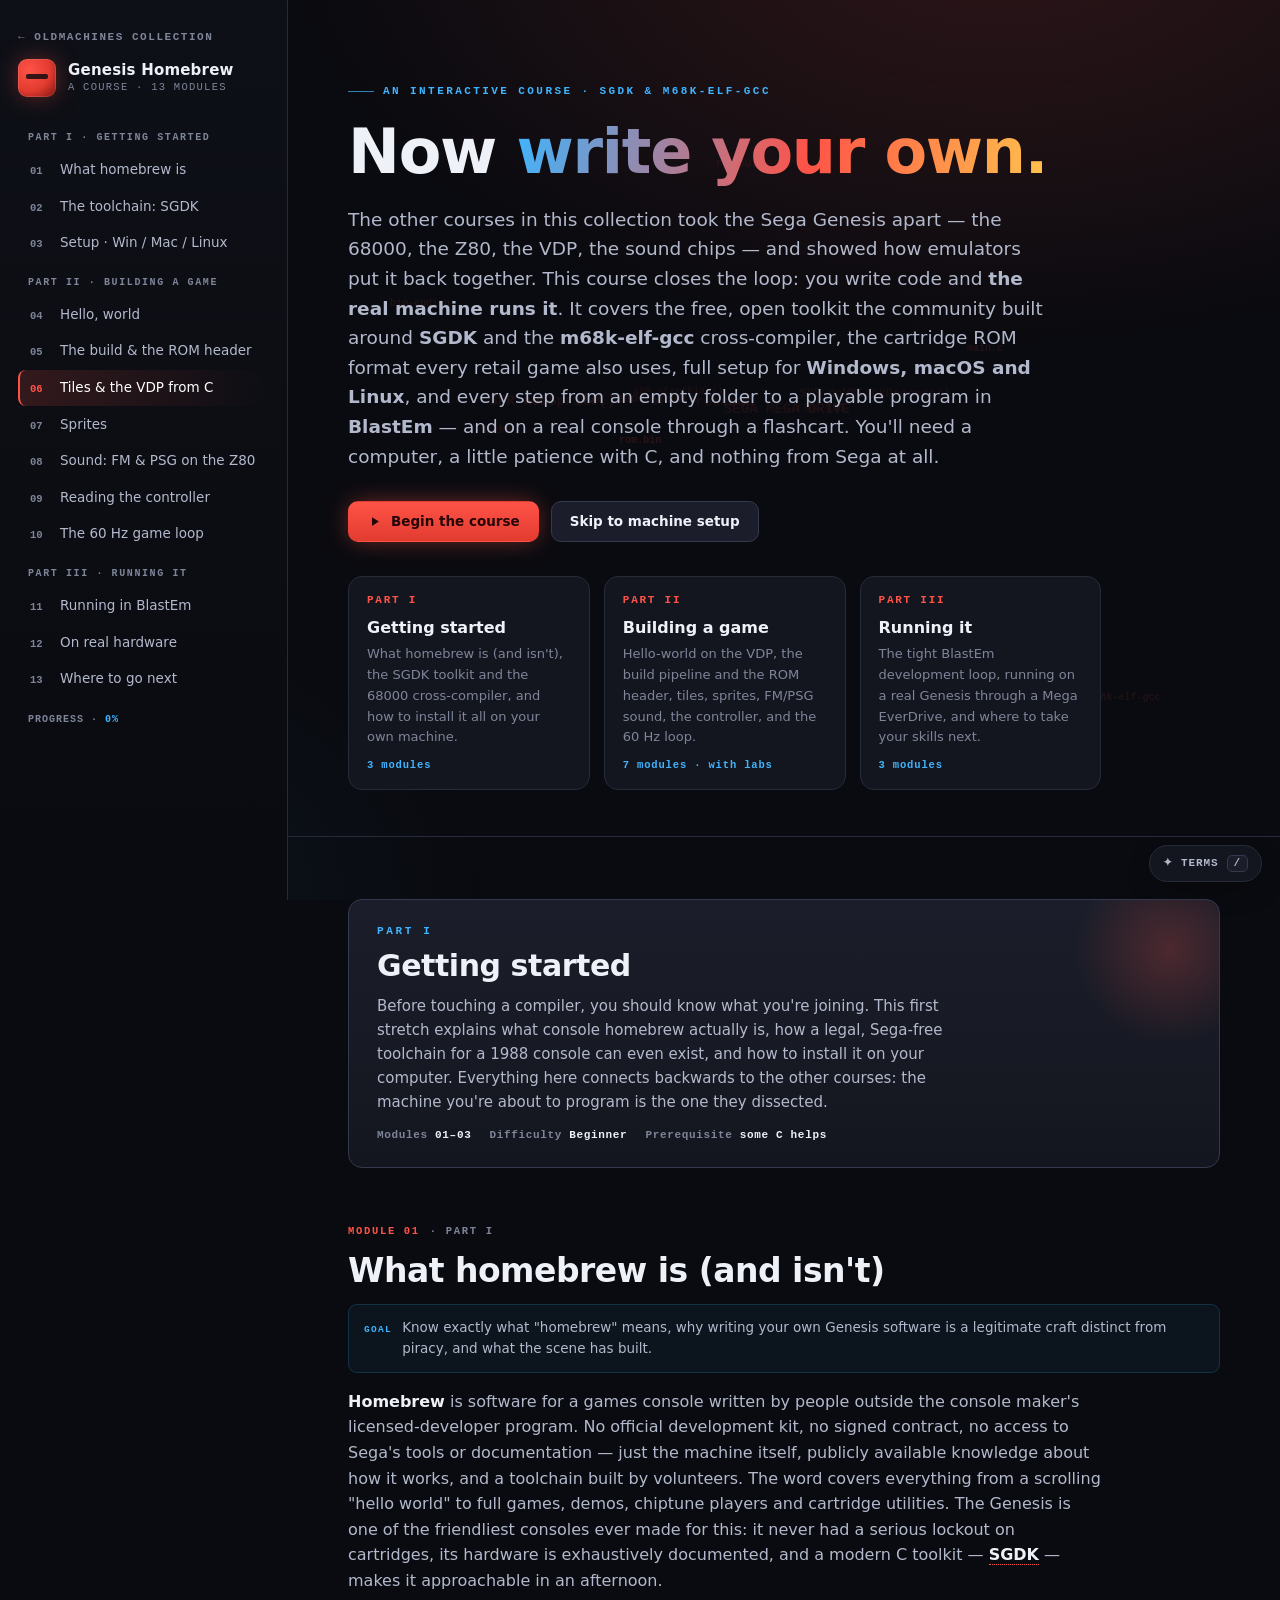
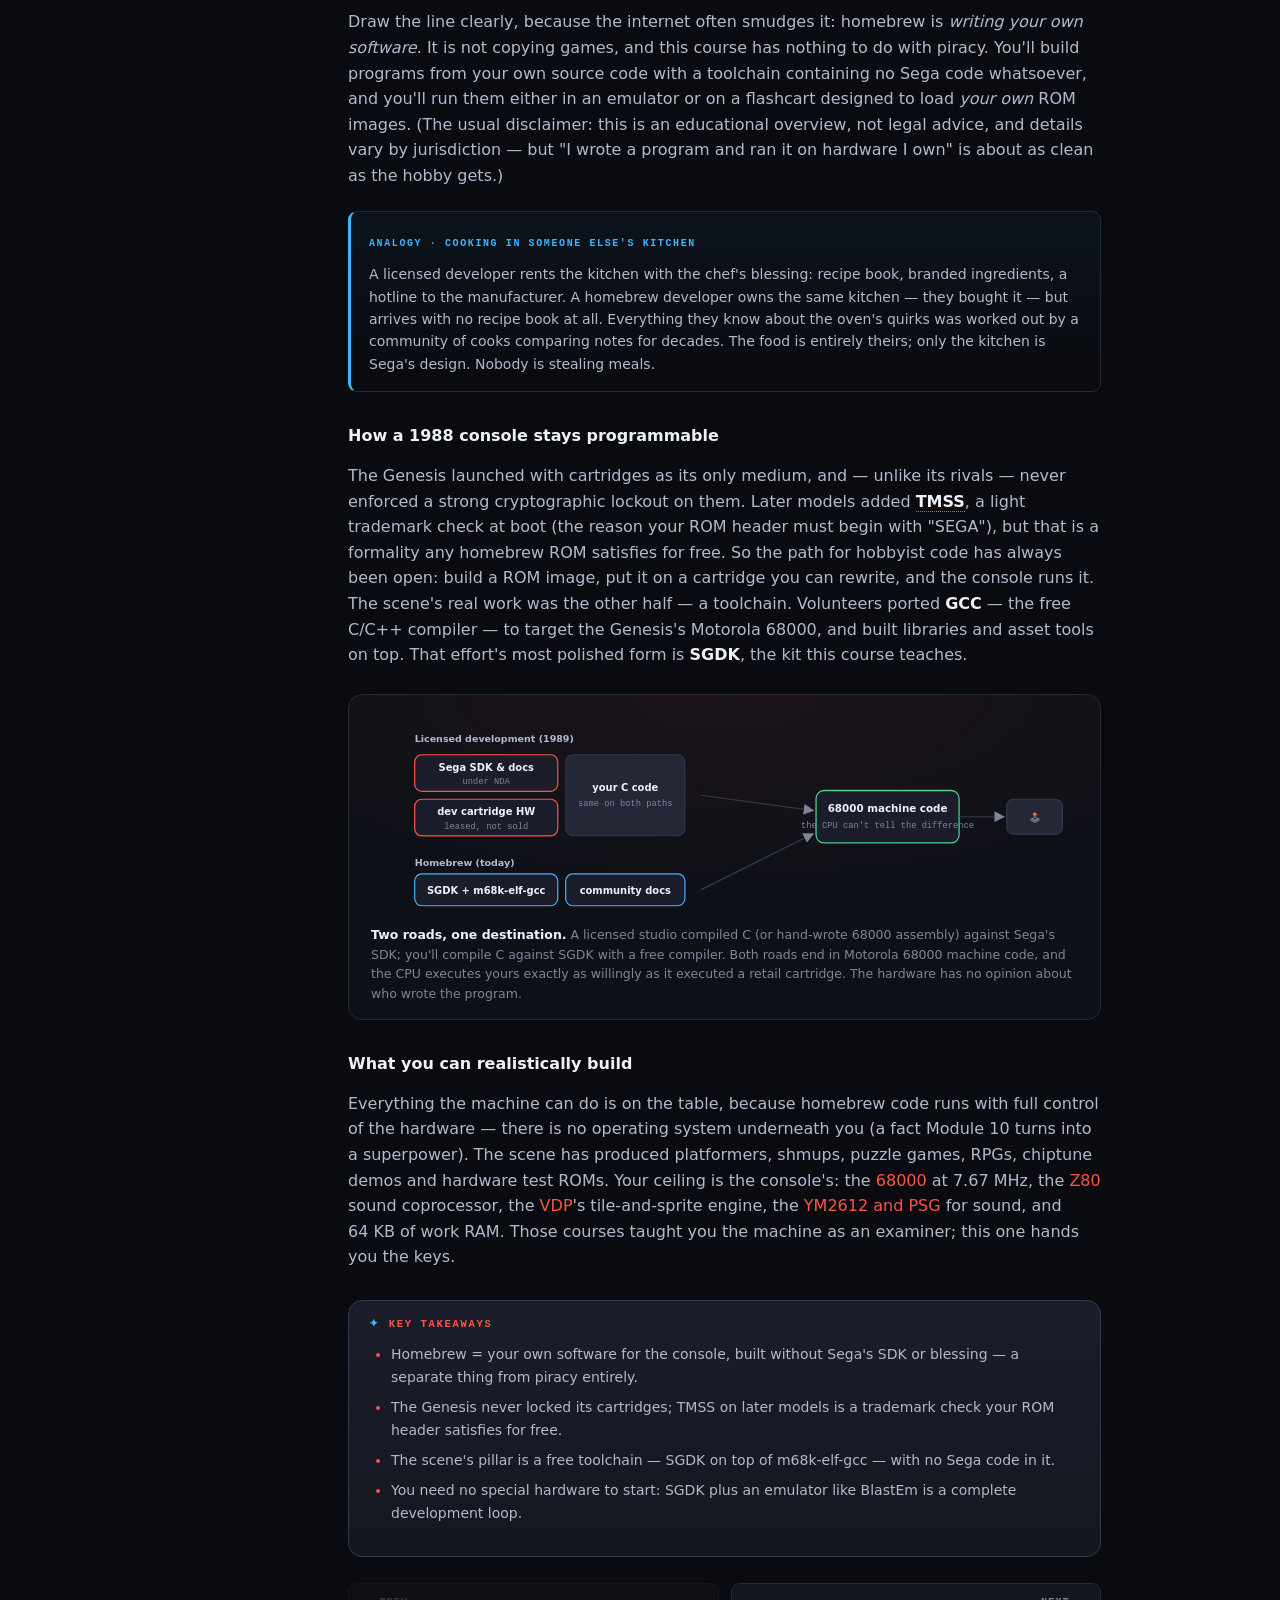
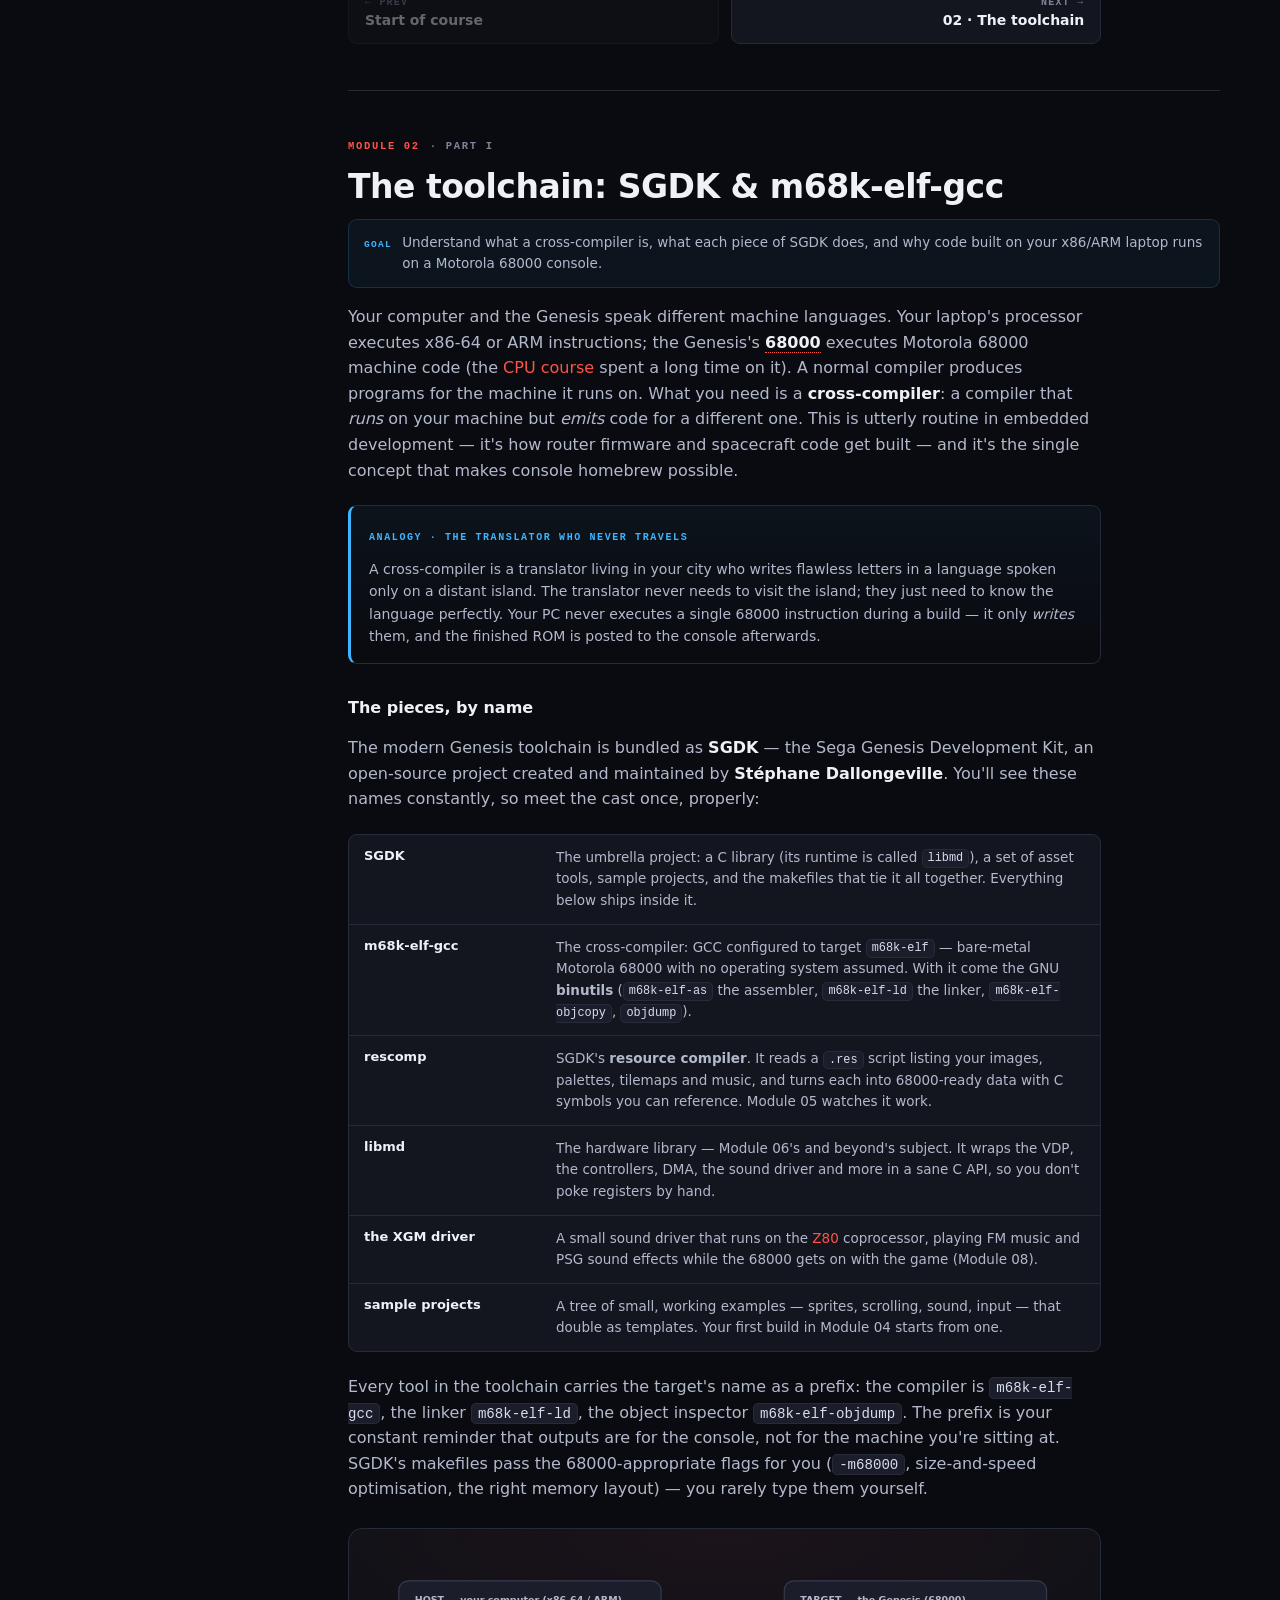
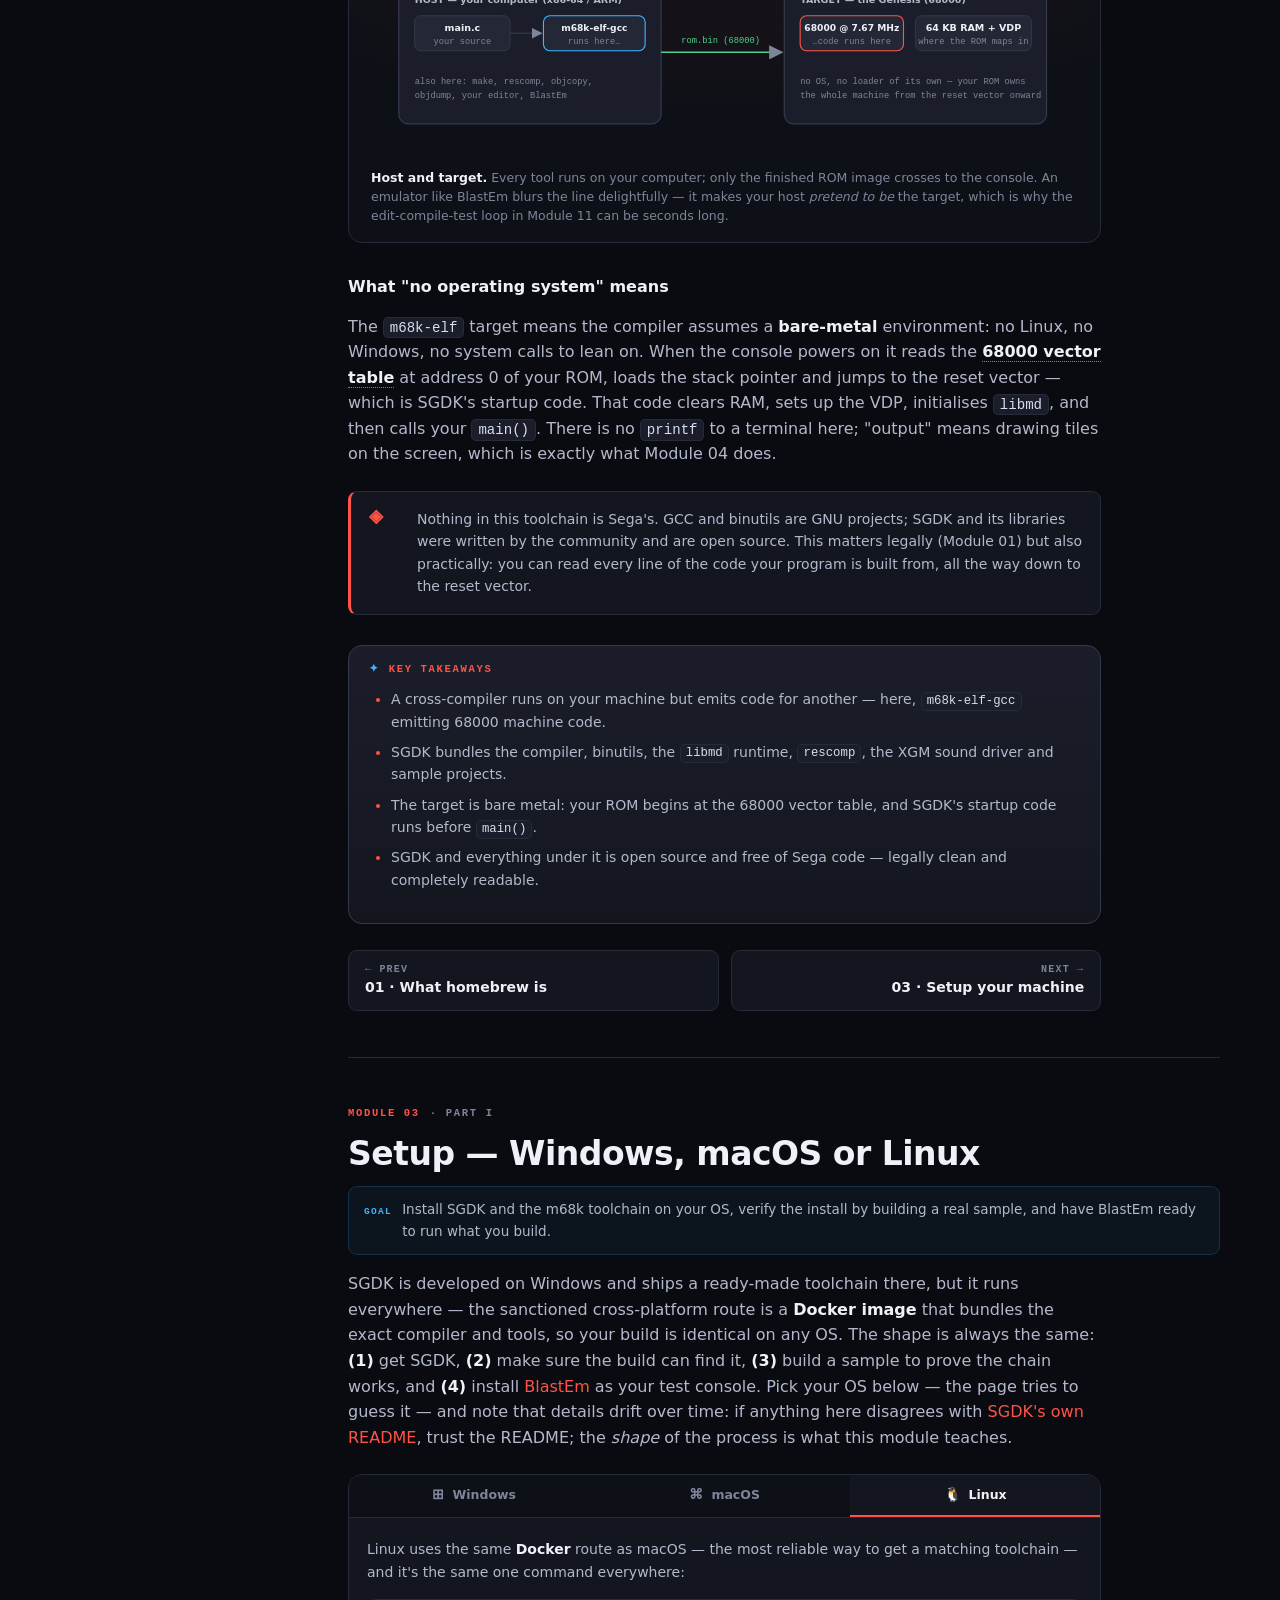
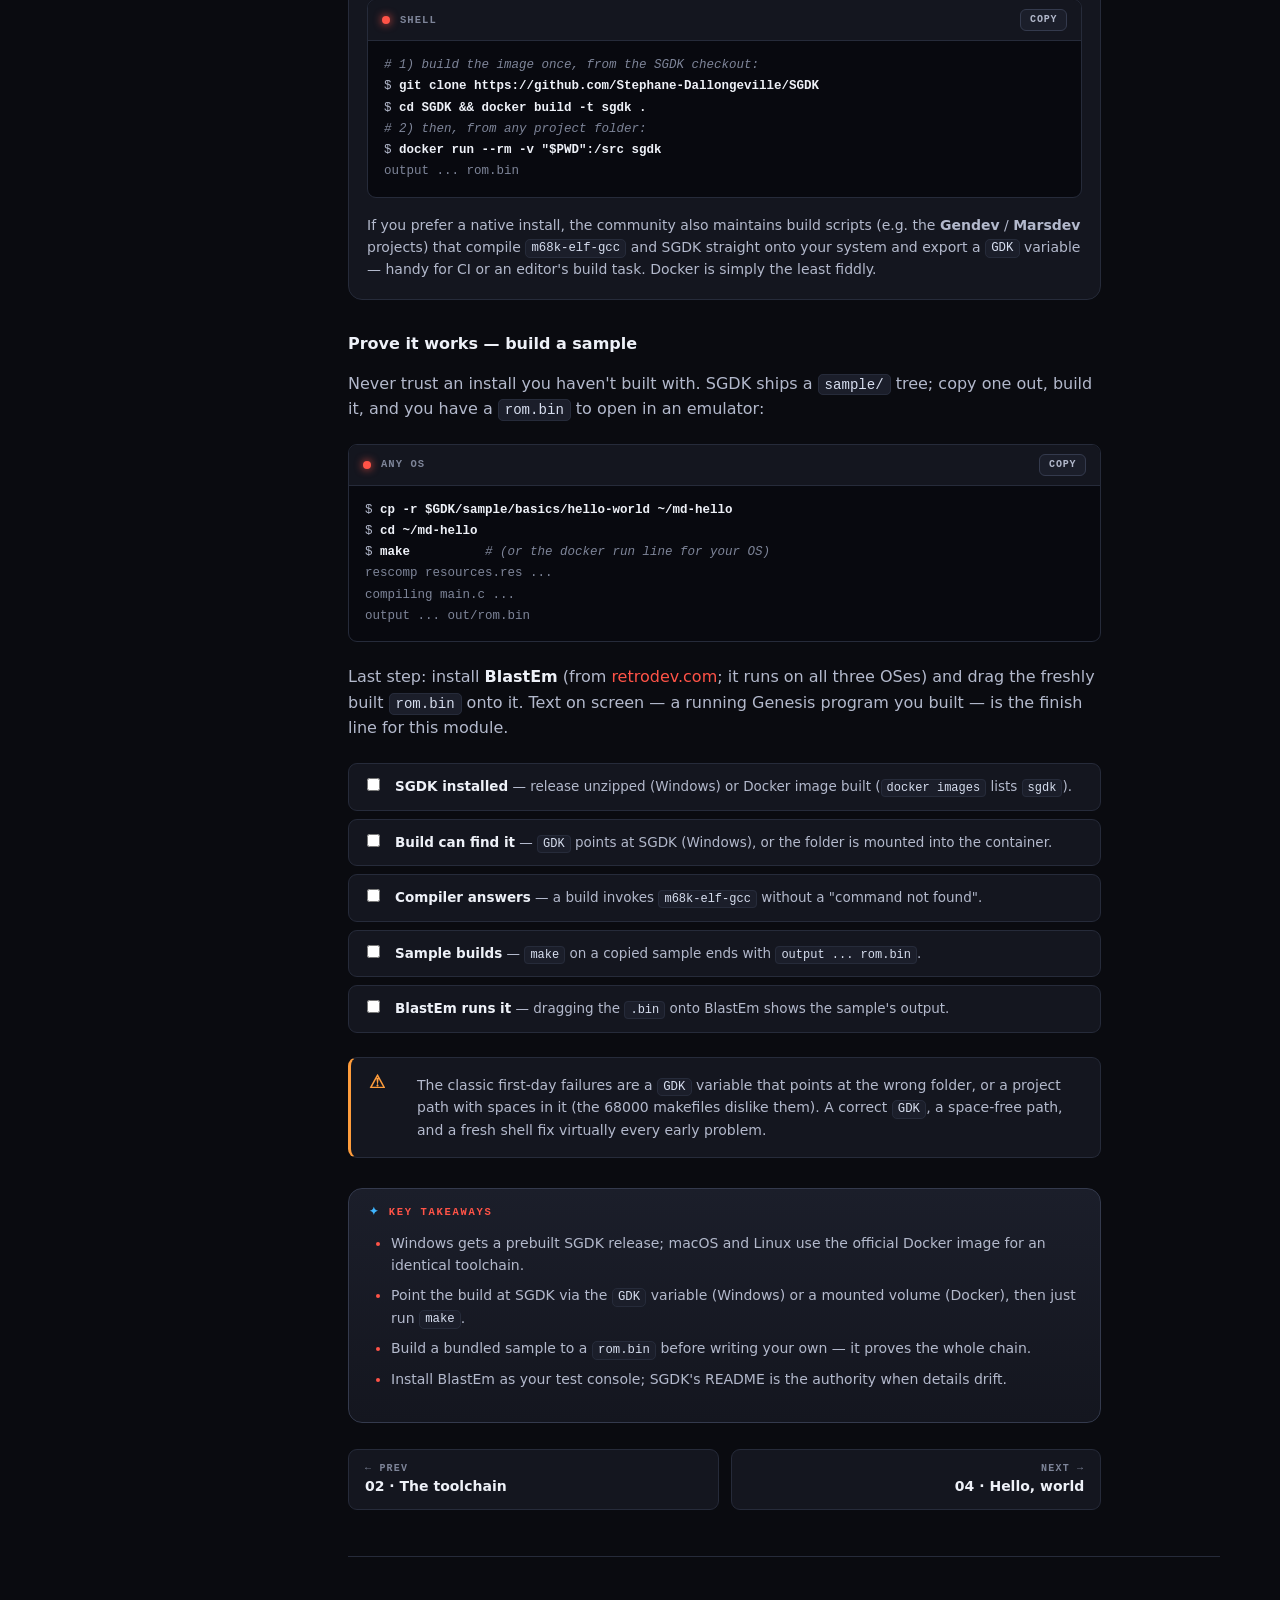
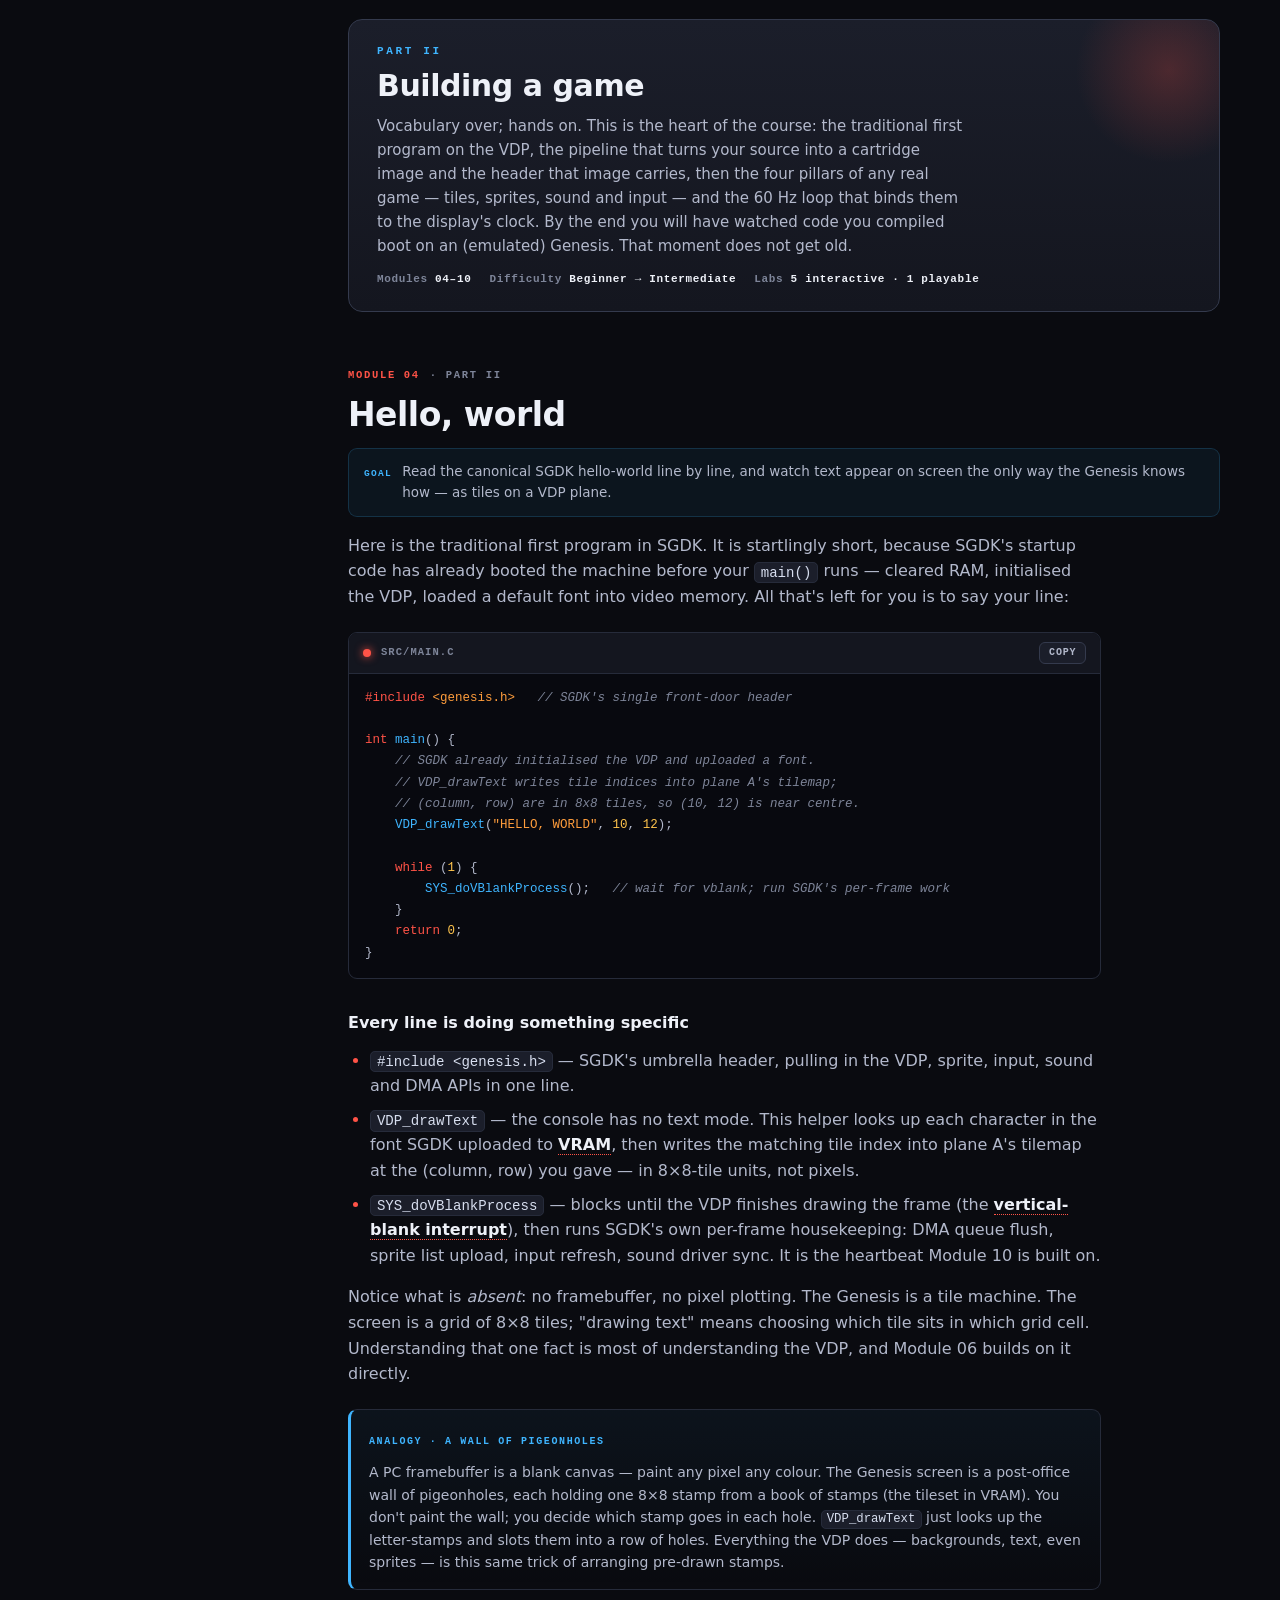
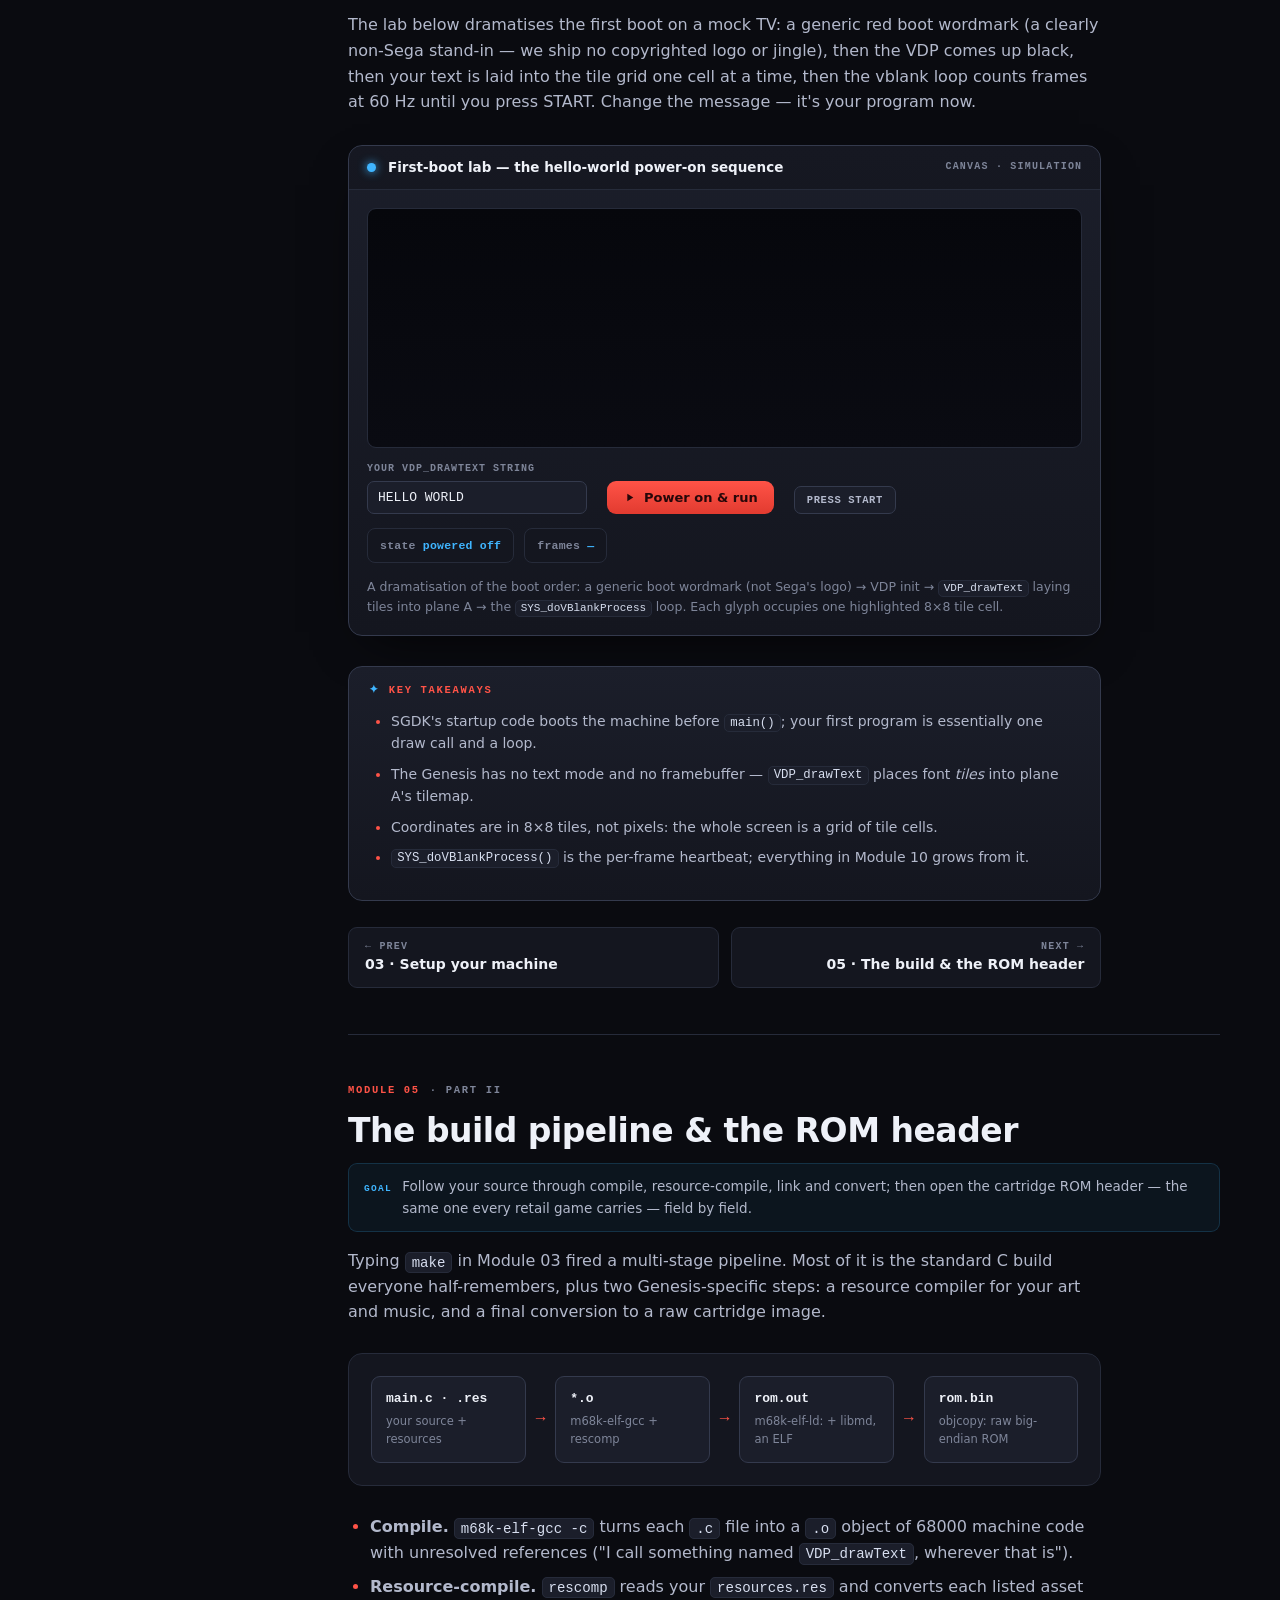
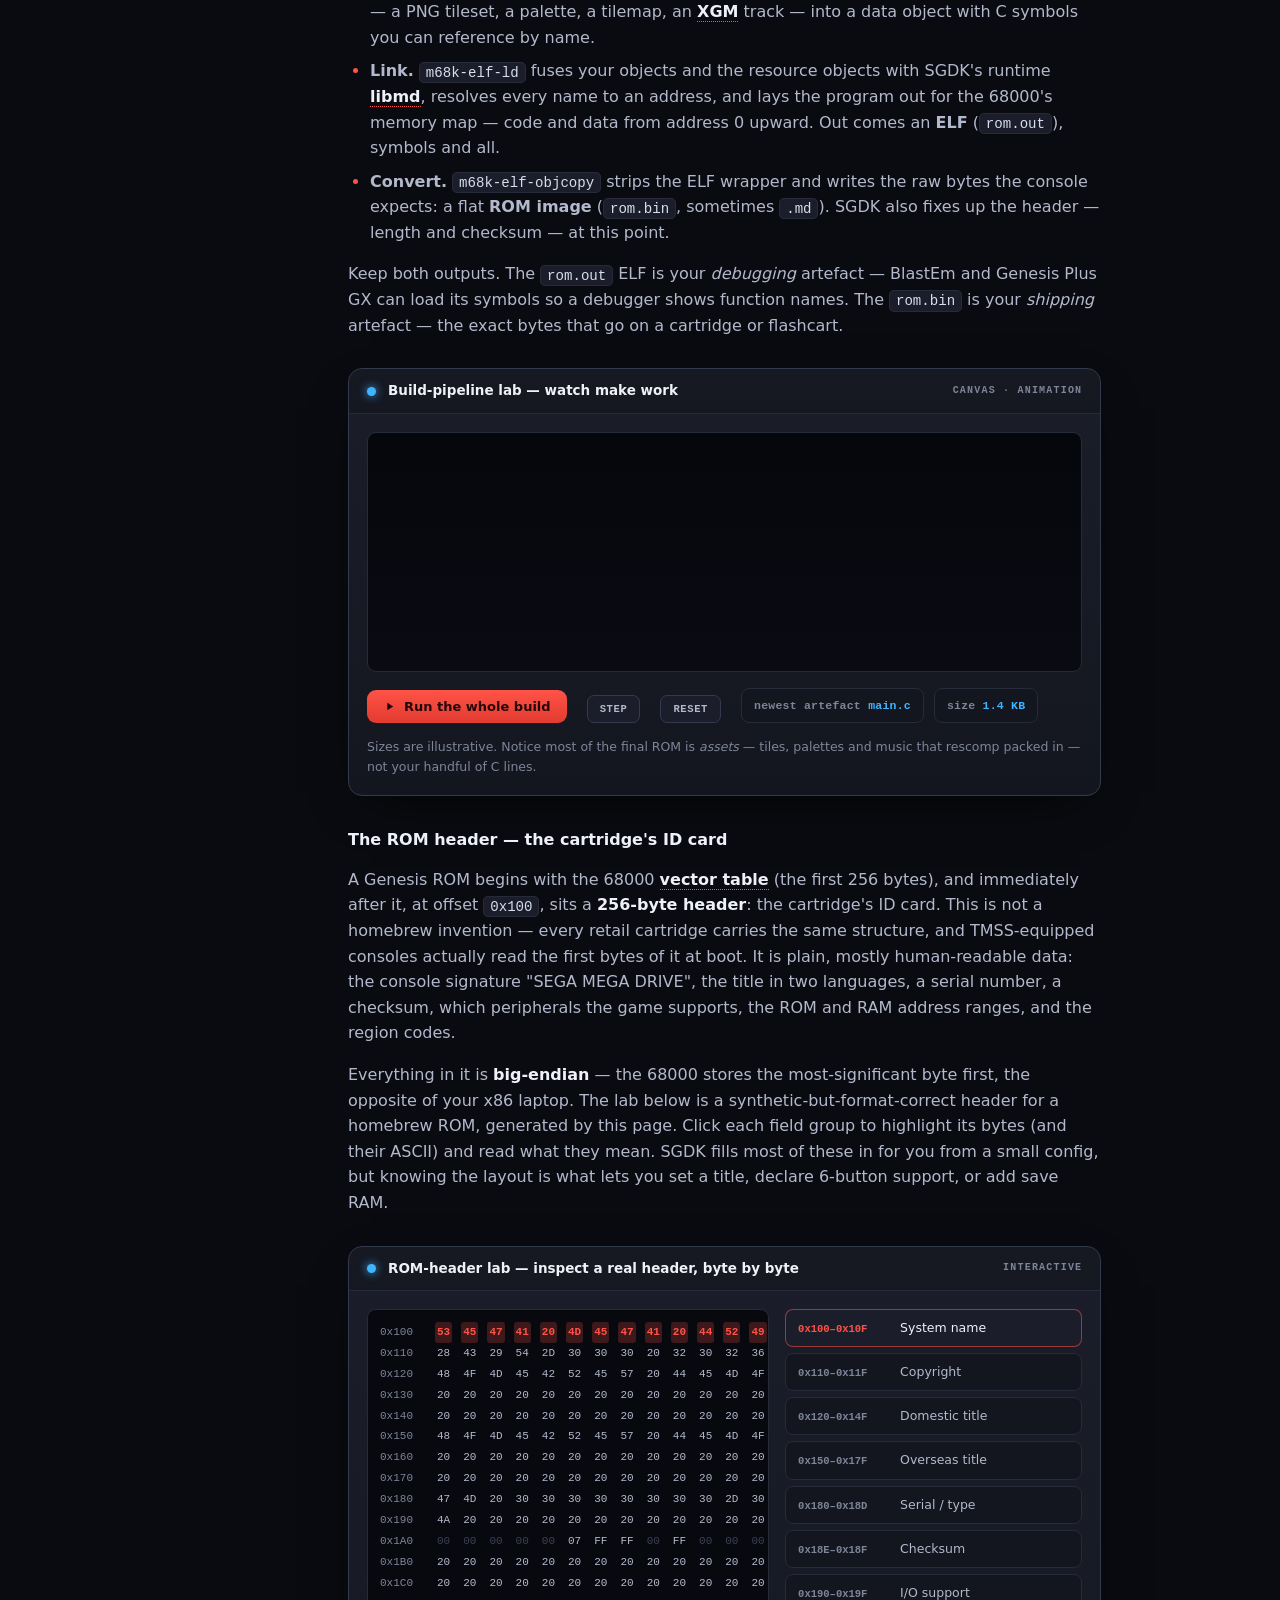
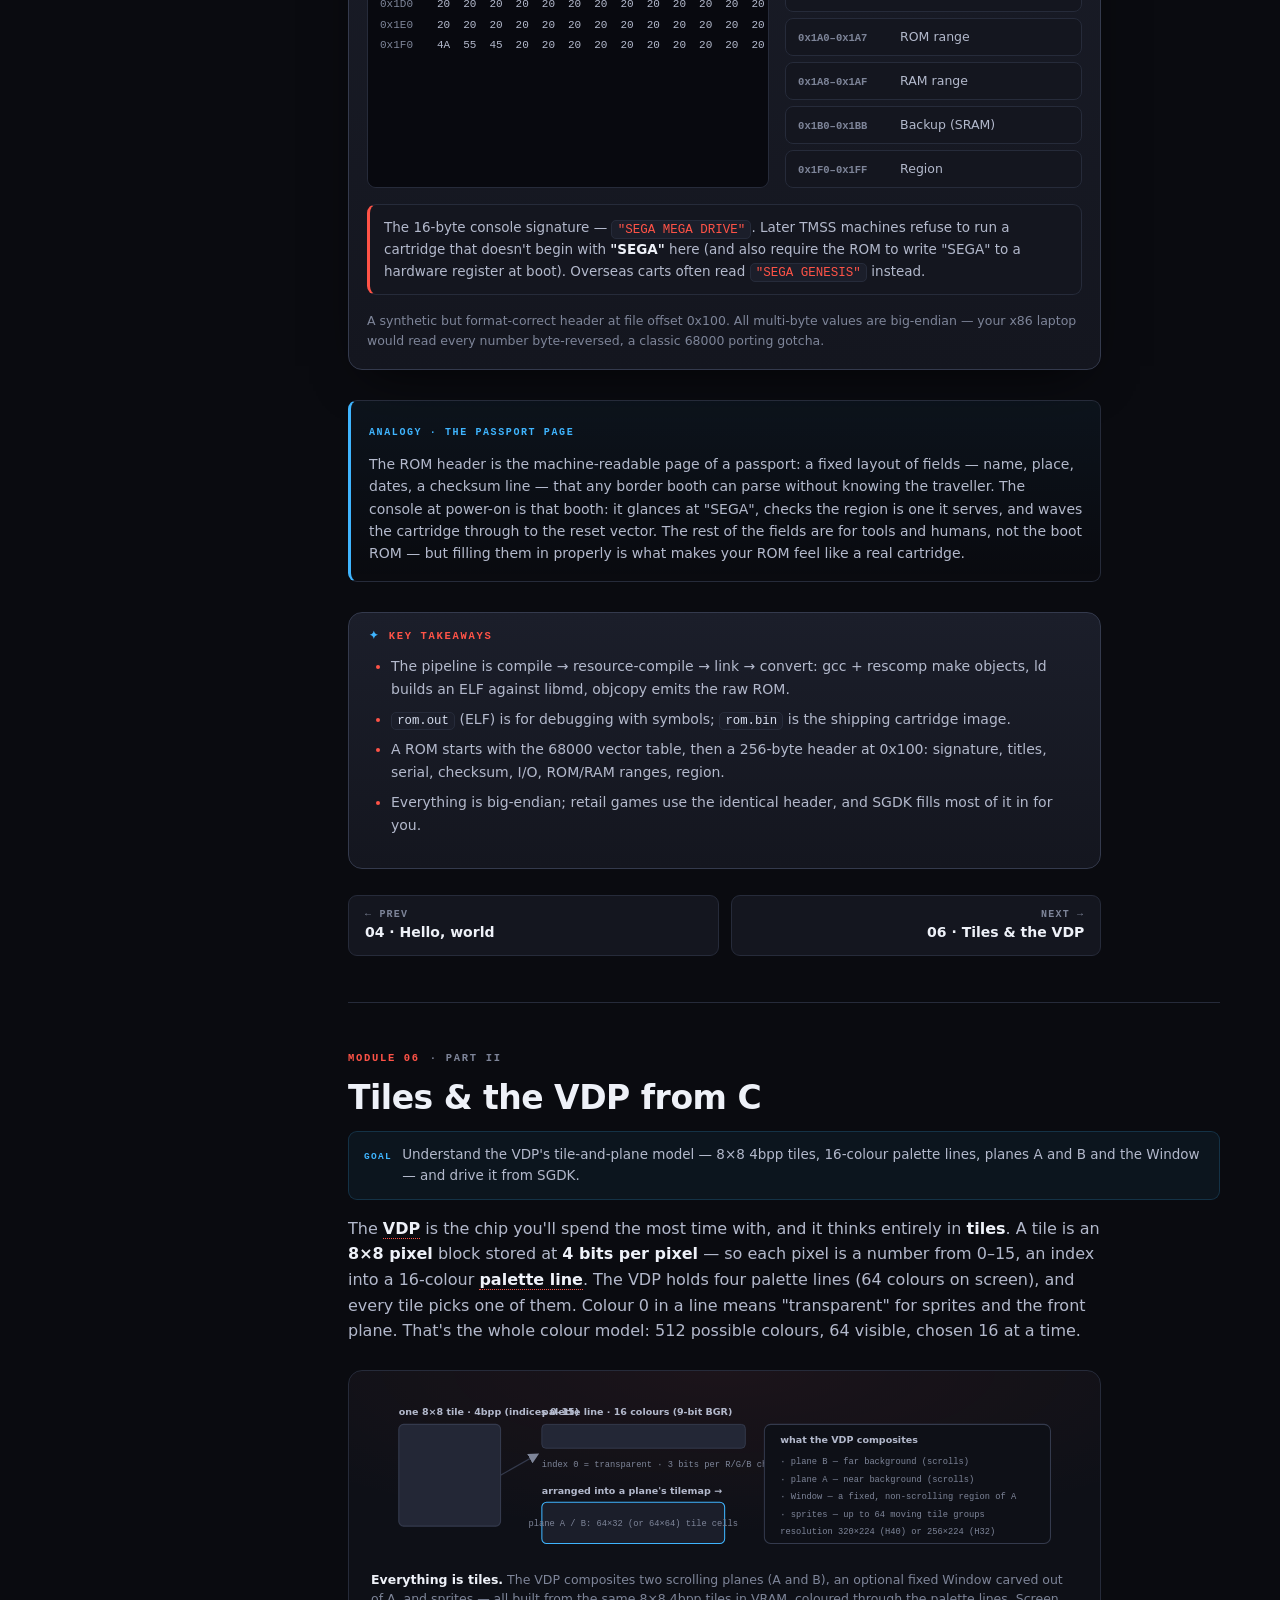
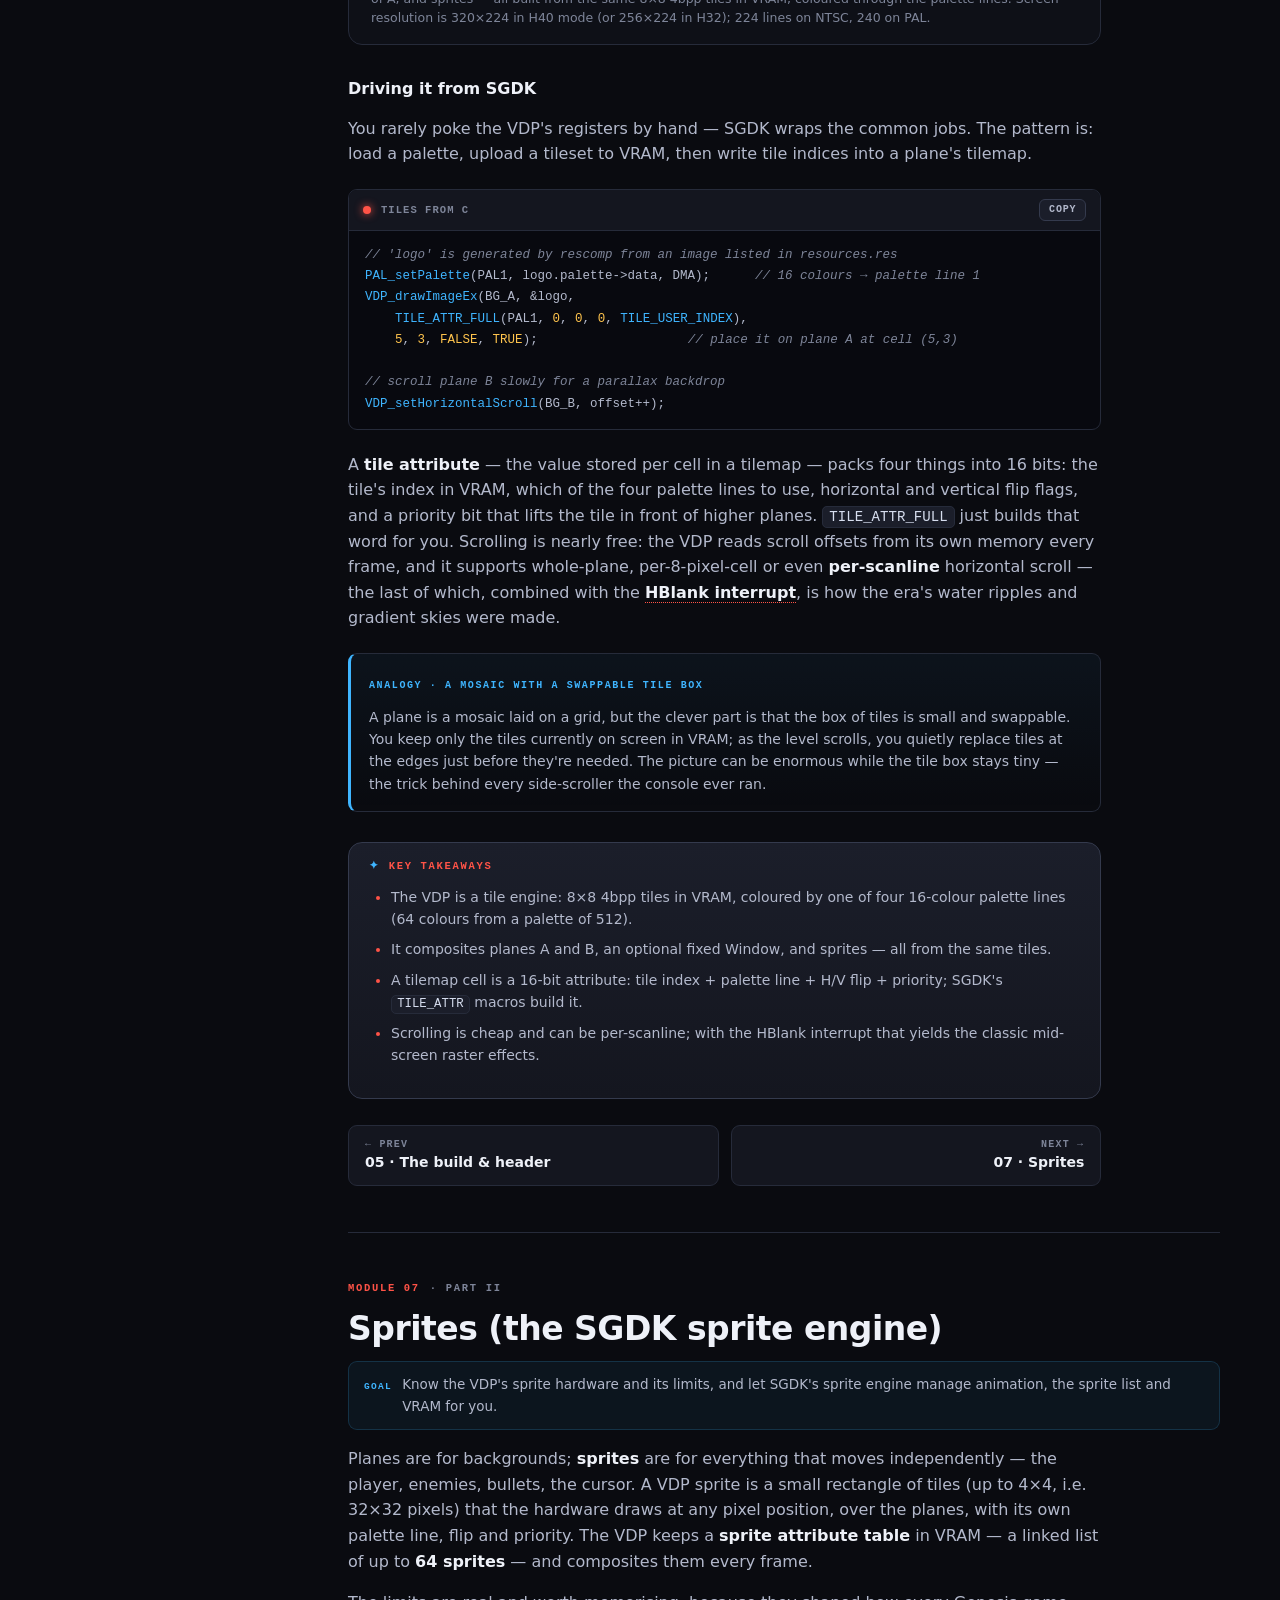
<file: homebrew/index.html>
<!DOCTYPE html>
<html lang="en">
<head>
<meta charset="utf-8">
<meta name="viewport" content="width=device-width, initial-scale=1">
<title>Genesis Homebrew — write &amp; run your own game with SGDK</title>
<meta name="description" content="A hands-on course on writing your own Sega Genesis / Mega Drive software. The SGDK toolkit and the m68k-elf-gcc cross-compiler, the cartridge ROM format, setup on Windows, macOS and Linux, and every step from an empty folder to code running in BlastEm and on real hardware.">
<link rel="icon" href="data:image/svg+xml,%3Csvg xmlns=%27http://www.w3.org/2000/svg%27 viewBox=%270 0 32 32%27%3E%3Crect width=%2732%27 height=%2732%27 rx=%278%27 fill=%27%23ff5347%27/%3E%3Crect x=%276%27 y=%278%27 width=%2720%27 height=%275%27 rx=%272%27 fill=%27%230a0b10%27/%3E%3C/svg%3E">
<link rel="stylesheet" href="styles.css">
</head>
<body>

<div class="progress" aria-hidden="true"><div class="fill" id="progress-fill"></div></div>
<button class="menu-btn" id="menu-btn" aria-label="Open contents">☰</button>
<div class="scrim" id="scrim"></div>

<div class="app">

  <!-- ================================================= SIDEBAR ============ -->
  <aside class="sidebar" id="sidebar">
    <a class="collection-link" href="https://oldmachines.github.io/">← oldmachines collection</a>
    <div class="brand">
      <div class="logo" aria-hidden="true"></div>
      <div>
        <h1>Genesis Homebrew</h1>
        <span class="sub">A course · 13 modules</span>
      </div>
    </div>

    <nav class="toc" aria-label="Course contents">
      <div class="toc-group">Part I · Getting started</div>
      <a href="#what"><span class="n">01</span><span>What homebrew is</span></a>
      <a href="#toolchain"><span class="n">02</span><span>The toolchain: SGDK</span></a>
      <a href="#setup"><span class="n">03</span><span>Setup · Win / Mac / Linux</span></a>

      <div class="toc-group">Part II · Building a game</div>
      <a href="#hello"><span class="n">04</span><span>Hello, world</span></a>
      <a href="#pipeline"><span class="n">05</span><span>The build &amp; the ROM header</span></a>
      <a href="#tiles"><span class="n">06</span><span>Tiles &amp; the VDP from C</span></a>
      <a href="#sprites"><span class="n">07</span><span>Sprites</span></a>
      <a href="#sound"><span class="n">08</span><span>Sound: FM &amp; PSG on the Z80</span></a>
      <a href="#input"><span class="n">09</span><span>Reading the controller</span></a>
      <a href="#loop"><span class="n">10</span><span>The 60 Hz game loop</span></a>

      <div class="toc-group">Part III · Running it</div>
      <a href="#blastem"><span class="n">11</span><span>Running in BlastEm</span></a>
      <a href="#hardware"><span class="n">12</span><span>On real hardware</span></a>
      <a href="#next"><span class="n">13</span><span>Where to go next</span></a>

      <div class="progress-note">Progress · <b id="pct">0%</b></div>
    </nav>
  </aside>

  <!-- ================================================= MAIN =============== -->
  <main class="main">

    <!-- ------------------------------------------------ HERO -------------- -->
    <header class="hero">
      <canvas id="hero-tokens" aria-hidden="true"></canvas>
      <div class="wrap">
        <div class="inner">
          <span class="eyebrow">An interactive course · SGDK &amp; m68k-elf-gcc</span>
          <h2>Now <span class="grad">write your own.</span></h2>
          <p class="lede">
            The other courses in this collection took the Sega Genesis apart —
            the 68000, the Z80, the VDP, the sound chips — and showed how
            emulators put it back together. This course closes the loop: you
            write code and <strong>the real machine runs it</strong>. It covers
            the free, open toolkit the community built around
            <strong>SGDK</strong> and the <strong>m68k-elf-gcc</strong>
            cross-compiler, the cartridge ROM format every retail game also
            uses, full setup for <strong>Windows, macOS and Linux</strong>, and
            every step from an empty folder to a playable program in
            <strong>BlastEm</strong> — and on a real console through a
            flashcart. You'll need a computer, a little patience with C, and
            nothing from Sega at all.
          </p>
          <div class="cta-row">
            <a class="btn primary" href="#what">
              <svg viewBox="0 0 24 24" fill="currentColor"><path d="M8 5v14l11-7z"/></svg>
              Begin the course
            </a>
            <a class="btn" href="#setup">Skip to machine setup</a>
          </div>

          <div class="arc-cards">
            <a class="arc" href="#part-a">
              <div class="an">PART I</div>
              <h4>Getting started</h4>
              <p>What homebrew is (and isn't), the SGDK toolkit and the 68000 cross-compiler, and how to install it all on your own machine.</p>
              <div class="cnt">3 modules</div>
            </a>
            <a class="arc" href="#part-b">
              <div class="an">PART II</div>
              <h4>Building a game</h4>
              <p>Hello-world on the VDP, the build pipeline and the ROM header, tiles, sprites, FM/PSG sound, the controller, and the 60 Hz loop.</p>
              <div class="cnt">7 modules · with labs</div>
            </a>
            <a class="arc" href="#part-c">
              <div class="an">PART III</div>
              <h4>Running it</h4>
              <p>The tight BlastEm development loop, running on a real Genesis through a Mega EverDrive, and where to take your skills next.</p>
              <div class="cnt">3 modules</div>
            </a>
          </div>
        </div>
      </div>
    </header>

    <div class="wrap">

      <!-- ============================================ PART A ============== -->
      <section class="part" id="part-a">
        <div class="part-inner">
          <div class="kicker">Part I</div>
          <h3>Getting started</h3>
          <p>
            Before touching a compiler, you should know what you're joining.
            This first stretch explains what console homebrew actually is, how
            a legal, Sega-free toolchain for a 1988 console can even exist, and
            how to install it on your computer. Everything here connects
            backwards to the other courses: the machine you're about to program
            is the one they dissected.
          </p>
          <div class="part-meta"><span>Modules <b>01–03</b></span><span>Difficulty <b>Beginner</b></span><span>Prerequisite <b>some C helps</b></span></div>
        </div>
      </section>

      <!-- --- Module 01 --- -->
      <section class="doc" id="what">
        <div class="mod-head">
          <span class="eye">Module 01 <span class="part-tag">· Part I</span></span>
          <h3>What homebrew is (and isn't)</h3>
          <div class="objective"><span class="lbl">Goal</span><span class="txt">Know exactly what "homebrew" means, why writing your own Genesis software is a legitimate craft distinct from piracy, and what the scene has built.</span></div>
        </div>
        <div class="prose">
          <p>
            <strong>Homebrew</strong> is software for a games console written
            by people outside the console maker's licensed-developer program.
            No official development kit, no signed contract, no access to
            Sega's tools or documentation — just the machine itself, publicly
            available knowledge about how it works, and a toolchain built by
            volunteers. The word covers everything from a scrolling "hello
            world" to full games, demos, chiptune players and cartridge
            utilities. The Genesis is one of the friendliest consoles ever made
            for this: it never had a serious lockout on cartridges, its
            hardware is exhaustively documented, and a modern C toolkit —
            <span class="term" data-tip="Sega Genesis Development Kit: a free, open-source C/68000 library and toolchain by Stéphane Dallongeville, the de-facto standard for modern Genesis homebrew.">SGDK</span>
            — makes it approachable in an afternoon.
          </p>
          <p>
            Draw the line clearly, because the internet often smudges it:
            homebrew is <em>writing your own software</em>. It is not copying
            games, and this course has nothing to do with piracy. You'll build
            programs from your own source code with a toolchain containing no
            Sega code whatsoever, and you'll run them either in an emulator or
            on a flashcart designed to load <em>your own</em> ROM images.
            (The usual disclaimer: this is an educational overview, not legal
            advice, and details vary by jurisdiction — but "I wrote a program
            and ran it on hardware I own" is about as clean as the hobby gets.)
          </p>

          <div class="analogy">
            <span class="lbl">Analogy · Cooking in someone else's kitchen</span>
            <p>
              A licensed developer rents the kitchen with the chef's blessing:
              recipe book, branded ingredients, a hotline to the manufacturer.
              A homebrew developer owns the same kitchen — they bought it — but
              arrives with no recipe book at all. Everything they know about the
              oven's quirks was worked out by a community of cooks comparing
              notes for decades. The food is entirely theirs; only the kitchen
              is Sega's design. Nobody is stealing meals.
            </p>
          </div>

          <h4>How a 1988 console stays programmable</h4>
          <p>
            The Genesis launched with cartridges as its only medium, and —
            unlike its rivals — never enforced a strong cryptographic lockout on
            them. Later models added
            <span class="term" data-tip="TradeMark Security System: a small check on later Genesis models. At boot the console verifies the cartridge writes the string 'SEGA' to a specific register and that the ROM header starts with 'SEGA'. It is a trademark gate, not encryption — and SGDK handles it for you automatically.">TMSS</span>,
            a light trademark check at boot (the reason your ROM header must
            begin with "SEGA"), but that is a formality any homebrew ROM
            satisfies for free. So the path for hobbyist code has always been
            open: build a ROM image, put it on a cartridge you can rewrite, and
            the console runs it. The scene's real work was the other half — a
            toolchain. Volunteers ported <strong>GCC</strong> — the free C/C++
            compiler — to target the Genesis's Motorola 68000, and built
            libraries and asset tools on top. That effort's most polished form
            is <strong>SGDK</strong>, the kit this course teaches.
          </p>

          <figure class="figure">
            <svg viewBox="0 0 900 250" role="img" aria-label="Two development worlds compared: the licensed path with Sega's SDK, and the homebrew path with SGDK, m68k-elf-gcc and community documentation — both producing 68000 code the same console runs">
              <text x="60" y="34" class="d-tag d-red">Licensed development (1989)</text>
              <rect x="60" y="50" width="180" height="46" rx="9" class="d-fill-panel d-red-s" stroke-width="1.5"/>
              <text x="150" y="70" text-anchor="middle" class="d-label" style="font-size:12.5px">Sega SDK &amp; docs</text>
              <text x="150" y="87" text-anchor="middle" class="d-sub">under NDA</text>
              <rect x="60" y="106" width="180" height="46" rx="9" class="d-fill-panel d-red-s" stroke-width="1.5"/>
              <text x="150" y="126" text-anchor="middle" class="d-label" style="font-size:12.5px">dev cartridge HW</text>
              <text x="150" y="143" text-anchor="middle" class="d-sub">leased, not sold</text>
              <text x="60" y="190" class="d-tag d-blue">Homebrew (today)</text>
              <rect x="60" y="200" width="180" height="40" rx="9" class="d-fill-panel d-blue-s" stroke-width="1.5"/>
              <text x="150" y="225" text-anchor="middle" class="d-label" style="font-size:12.5px">SGDK + m68k-elf-gcc</text>
              <rect x="250" y="200" width="150" height="40" rx="9" class="d-fill-panel d-blue-s" stroke-width="1.5"/>
              <text x="325" y="225" text-anchor="middle" class="d-label" style="font-size:12.5px">community docs</text>
              <defs><marker id="ah01" markerWidth="9" markerHeight="9" refX="7" refY="4.5" orient="auto"><path d="M0 0 L9 4.5 L0 9 z" fill="#7e8599"/></marker></defs>
              <line x1="420" y1="101" x2="560" y2="120" class="d-axis" stroke-width="1.8" marker-end="url(#ah01)"/>
              <line x1="420" y1="220" x2="560" y2="150" class="d-axis" stroke-width="1.8" marker-end="url(#ah01)"/>
              <rect x="250" y="50" width="150" height="102" rx="9" class="d-fill-panel2 d-stroke-line" stroke-width="1.2"/>
              <text x="325" y="95" text-anchor="middle" class="d-label" style="font-size:12.5px">your C code</text>
              <text x="325" y="114" text-anchor="middle" class="d-sub">same on both paths</text>
              <rect x="565" y="95" width="180" height="66" rx="10" class="d-fill-panel d-good-s" stroke-width="1.6"/>
              <text x="655" y="122" text-anchor="middle" class="d-label" style="font-size:13px">68000 machine code</text>
              <text x="655" y="142" text-anchor="middle" class="d-sub">the CPU can't tell the difference</text>
              <line x1="745" y1="128" x2="800" y2="128" class="d-axis" stroke-width="1.8" marker-end="url(#ah01)"/>
              <rect x="805" y="106" width="70" height="44" rx="9" class="d-fill-panel2 d-stroke-line" stroke-width="1.5"/>
              <text x="840" y="133" text-anchor="middle" class="d-label" style="font-size:12px">🕹️</text>
            </svg>
            <figcaption class="fig-cap"><strong>Two roads, one destination.</strong> A licensed studio compiled C (or hand-wrote 68000 assembly) against Sega's SDK; you'll compile C against SGDK with a free compiler. Both roads end in Motorola 68000 machine code, and the CPU executes yours exactly as willingly as it executed a retail cartridge. The hardware has no opinion about who wrote the program.</figcaption>
          </figure>

          <h4>What you can realistically build</h4>
          <p>
            Everything the machine can do is on the table, because homebrew code
            runs with full control of the hardware — there is no operating
            system underneath you (a fact Module 10 turns into a superpower).
            The scene has produced platformers, shmups, puzzle games, RPGs,
            chiptune demos and hardware test ROMs. Your ceiling is the
            console's: the <a href="../cpu/">68000</a> at 7.67&nbsp;MHz, the
            <a href="../z80/">Z80</a> sound coprocessor, the
            <a href="../vdp/">VDP</a>'s tile-and-sprite engine, the
            <a href="../audio/">YM2612 and PSG</a> for sound, and 64&nbsp;KB of
            work RAM. Those courses taught you the machine as an examiner; this
            one hands you the keys.
          </p>

          <div class="takeaway">
            <div class="th">Key takeaways</div>
            <ul>
              <li>Homebrew = your own software for the console, built without Sega's SDK or blessing — a separate thing from piracy entirely.</li>
              <li>The Genesis never locked its cartridges; TMSS on later models is a trademark check your ROM header satisfies for free.</li>
              <li>The scene's pillar is a free toolchain — SGDK on top of m68k-elf-gcc — with no Sega code in it.</li>
              <li>You need no special hardware to start: SGDK plus an emulator like BlastEm is a complete development loop.</li>
            </ul>
          </div>

          <div class="mod-nav">
            <a class="disabled" aria-disabled="true"><span class="dir">← Prev</span><span class="ttl">Start of course</span></a>
            <a class="next" href="#toolchain"><span class="dir">Next →</span><span class="ttl">02 · The toolchain</span></a>
          </div>
        </div>
      </section>

      <!-- --- Module 02 --- -->
      <section class="doc" id="toolchain">
        <div class="mod-head">
          <span class="eye">Module 02 <span class="part-tag">· Part I</span></span>
          <h3>The toolchain: SGDK &amp; m68k-elf-gcc</h3>
          <div class="objective"><span class="lbl">Goal</span><span class="txt">Understand what a cross-compiler is, what each piece of SGDK does, and why code built on your x86/ARM laptop runs on a Motorola 68000 console.</span></div>
        </div>
        <div class="prose">
          <p>
            Your computer and the Genesis speak different machine languages.
            Your laptop's processor executes x86-64 or ARM instructions; the
            Genesis's
            <span class="term" data-tip="Motorola 68000: the Genesis's main CPU, a 16/32-bit processor at 7.67 MHz NTSC. 16-bit data bus, 24-bit address bus (16 MB reach), 32-bit internal registers. Covered in depth by the CPU course.">68000</span>
            executes Motorola 68000 machine code (the
            <a href="../cpu/">CPU course</a> spent a long time on it). A normal
            compiler produces programs for the machine it runs on. What you need
            is a <strong>cross-compiler</strong>: a compiler that <em>runs</em>
            on your machine but <em>emits</em> code for a different one. This is
            utterly routine in embedded development — it's how router firmware
            and spacecraft code get built — and it's the single concept that
            makes console homebrew possible.
          </p>

          <div class="analogy">
            <span class="lbl">Analogy · The translator who never travels</span>
            <p>
              A cross-compiler is a translator living in your city who writes
              flawless letters in a language spoken only on a distant island.
              The translator never needs to visit the island; they just need to
              know the language perfectly. Your PC never executes a single
              68000 instruction during a build — it only <em>writes</em> them,
              and the finished ROM is posted to the console afterwards.
            </p>
          </div>

          <h4>The pieces, by name</h4>
          <p>
            The modern Genesis toolchain is bundled as <strong>SGDK</strong> —
            the Sega Genesis Development Kit, an open-source project created and
            maintained by <strong>Stéphane Dallongeville</strong>. You'll see
            these names constantly, so meet the cast once, properly:
          </p>
          <div class="defs">
            <div class="row"><dt>SGDK</dt><dd>The umbrella project: a C library (its runtime is called <code>libmd</code>), a set of asset tools, sample projects, and the makefiles that tie it all together. Everything below ships inside it.</dd></div>
            <div class="row"><dt>m68k-elf-gcc</dt><dd>The cross-compiler: GCC configured to target <code>m68k-elf</code> — bare-metal Motorola 68000 with no operating system assumed. With it come the GNU <strong>binutils</strong> (<code>m68k-elf-as</code> the assembler, <code>m68k-elf-ld</code> the linker, <code>m68k-elf-objcopy</code>, <code>objdump</code>).</dd></div>
            <div class="row"><dt>rescomp</dt><dd>SGDK's <strong>resource compiler</strong>. It reads a <code>.res</code> script listing your images, palettes, tilemaps and music, and turns each into 68000-ready data with C symbols you can reference. Module 05 watches it work.</dd></div>
            <div class="row"><dt>libmd</dt><dd>The hardware library — Module 06's and beyond's subject. It wraps the VDP, the controllers, DMA, the sound driver and more in a sane C API, so you don't poke registers by hand.</dd></div>
            <div class="row"><dt>the XGM driver</dt><dd>A small sound driver that runs on the <a href="../z80/">Z80</a> coprocessor, playing FM music and PSG sound effects while the 68000 gets on with the game (Module 08).</dd></div>
            <div class="row"><dt>sample projects</dt><dd>A tree of small, working examples — sprites, scrolling, sound, input — that double as templates. Your first build in Module 04 starts from one.</dd></div>
          </div>
          <p>
            Every tool in the toolchain carries the target's name as a prefix:
            the compiler is <code>m68k-elf-gcc</code>, the linker
            <code>m68k-elf-ld</code>, the object inspector
            <code>m68k-elf-objdump</code>. The prefix is your constant reminder
            that outputs are for the console, not for the machine you're sitting
            at. SGDK's makefiles pass the 68000-appropriate flags for you
            (<code>-m68000</code>, size-and-speed optimisation, the right memory
            layout) — you rarely type them yourself.
          </p>

          <figure class="figure">
            <svg viewBox="0 0 900 260" role="img" aria-label="Cross-compilation: source code on a host machine passes through m68k-elf-gcc and binutils to produce a 68000 ROM image that runs on the Genesis target">
              <defs><marker id="ah02" markerWidth="9" markerHeight="9" refX="7" refY="4.5" orient="auto"><path d="M0 0 L9 4.5 L0 9 z" fill="#7e8599"/></marker></defs>
              <rect x="40" y="40" width="330" height="180" rx="12" class="d-fill-panel d-stroke-line" stroke-width="1.5"/>
              <text x="60" y="68" class="d-tag">HOST — your computer (x86-64 / ARM)</text>
              <rect x="60" y="84" width="120" height="44" rx="8" class="d-fill-panel2 d-stroke-line" stroke-width="1.2"/>
              <text x="120" y="103" text-anchor="middle" class="d-label" style="font-size:12px">main.c</text>
              <text x="120" y="119" text-anchor="middle" class="d-sub">your source</text>
              <line x1="180" y1="106" x2="218" y2="106" class="d-axis" stroke-width="1.8" marker-end="url(#ah02)"/>
              <rect x="222" y="84" width="128" height="44" rx="8" class="d-fill-panel2 d-blue-s" stroke-width="1.4"/>
              <text x="286" y="103" text-anchor="middle" class="d-label" style="font-size:11.5px">m68k-elf-gcc</text>
              <text x="286" y="119" text-anchor="middle" class="d-sub">runs here…</text>
              <text x="60" y="170" class="d-sub">also here: make, rescomp, objcopy,</text>
              <text x="60" y="188" class="d-sub">objdump, your editor, BlastEm</text>
              <line x1="370" y1="130" x2="520" y2="130" stroke="#4fd08a" stroke-width="2" marker-end="url(#ah02)"/>
              <text x="445" y="118" text-anchor="middle" class="d-sub" style="fill:#4fd08a">rom.bin (68000)</text>
              <rect x="525" y="40" width="330" height="180" rx="12" class="d-fill-panel d-stroke-line" stroke-width="1.5"/>
              <text x="545" y="68" class="d-tag">TARGET — the Genesis (68000)</text>
              <rect x="545" y="84" width="130" height="44" rx="8" class="d-fill-panel2 d-red-s" stroke-width="1.4"/>
              <text x="610" y="103" text-anchor="middle" class="d-label" style="font-size:11.5px">68000 @ 7.67 MHz</text>
              <text x="610" y="119" text-anchor="middle" class="d-sub">…code runs here</text>
              <rect x="690" y="84" width="146" height="44" rx="8" class="d-fill-panel2 d-stroke-line" stroke-width="1.2"/>
              <text x="763" y="103" text-anchor="middle" class="d-label" style="font-size:12px">64 KB RAM + VDP</text>
              <text x="763" y="119" text-anchor="middle" class="d-sub">where the ROM maps in</text>
              <text x="545" y="170" class="d-sub">no OS, no loader of its own — your ROM owns</text>
              <text x="545" y="188" class="d-sub">the whole machine from the reset vector onward</text>
            </svg>
            <figcaption class="fig-cap"><strong>Host and target.</strong> Every tool runs on your computer; only the finished ROM image crosses to the console. An emulator like BlastEm blurs the line delightfully — it makes your host <em>pretend to be</em> the target, which is why the edit-compile-test loop in Module 11 can be seconds long.</figcaption>
          </figure>

          <h4>What "no operating system" means</h4>
          <p>
            The <code>m68k-elf</code> target means the compiler assumes a
            <strong>bare-metal</strong> environment: no Linux, no Windows, no
            system calls to lean on. When the console powers on it reads the
            <span class="term" data-tip="The first 256 bytes of a Genesis ROM: a table of 32-bit addresses. Entry 0 is the initial stack pointer, entry 1 is the reset vector (where execution begins), and the rest point at exception and interrupt handlers.">68000 vector table</span>
            at address 0 of your ROM, loads the stack pointer and jumps to the
            reset vector — which is SGDK's startup code. That code clears RAM,
            sets up the VDP, initialises <code>libmd</code>, and then calls your
            <code>main()</code>. There is no <code>printf</code> to a terminal
            here; "output" means drawing tiles on the screen, which is exactly
            what Module 04 does.
          </p>

          <div class="note">
            <span class="ico">◈</span>
            <p>
              Nothing in this toolchain is Sega's. GCC and binutils are GNU
              projects; SGDK and its libraries were written by the community and
              are open source. This matters legally (Module 01) but also
              practically: you can read every line of the code your program is
              built from, all the way down to the reset vector.
            </p>
          </div>

          <div class="takeaway">
            <div class="th">Key takeaways</div>
            <ul>
              <li>A cross-compiler runs on your machine but emits code for another — here, <code>m68k-elf-gcc</code> emitting 68000 machine code.</li>
              <li>SGDK bundles the compiler, binutils, the <code>libmd</code> runtime, <code>rescomp</code>, the XGM sound driver and sample projects.</li>
              <li>The target is bare metal: your ROM begins at the 68000 vector table, and SGDK's startup code runs before <code>main()</code>.</li>
              <li>SGDK and everything under it is open source and free of Sega code — legally clean and completely readable.</li>
            </ul>
          </div>

          <div class="mod-nav">
            <a href="#what"><span class="dir">← Prev</span><span class="ttl">01 · What homebrew is</span></a>
            <a class="next" href="#setup"><span class="dir">Next →</span><span class="ttl">03 · Setup your machine</span></a>
          </div>
        </div>
      </section>

      <!-- --- Module 03 --- -->
      <section class="doc" id="setup">
        <div class="mod-head">
          <span class="eye">Module 03 <span class="part-tag">· Part I</span></span>
          <h3>Setup — Windows, macOS or Linux</h3>
          <div class="objective"><span class="lbl">Goal</span><span class="txt">Install SGDK and the m68k toolchain on your OS, verify the install by building a real sample, and have BlastEm ready to run what you build.</span></div>
        </div>
        <div class="prose">
          <p>
            SGDK is developed on Windows and ships a ready-made toolchain there,
            but it runs everywhere — the sanctioned cross-platform route is a
            <strong>Docker image</strong> that bundles the exact compiler and
            tools, so your build is identical on any OS. The shape is always the
            same: <strong>(1)</strong> get SGDK, <strong>(2)</strong> make sure
            the build can find it, <strong>(3)</strong> build a sample to prove
            the chain works, and <strong>(4)</strong> install
            <a href="#blastem">BlastEm</a> as your test console. Pick your OS
            below — the page tries to guess it — and note that details drift over
            time: if anything here disagrees with
            <a href="https://github.com/Stephane-Dallongeville/SGDK">SGDK's own
            README</a>, trust the README; the <em>shape</em> of the process is
            what this module teaches.
          </p>

          <div class="os-tabs">
            <div class="tab-row" role="tablist">
              <button role="tab"><span class="os-ico">⊞</span> Windows</button>
              <button role="tab"><span class="os-ico">⌘</span> macOS</button>
              <button role="tab"><span class="os-ico">🐧</span> Linux</button>
            </div>

            <!-- Windows -->
            <div class="tab-panel" role="tabpanel">
              <p>
                Windows is SGDK's native home: a release ships with the
                <strong>m68k toolchain, the tools and the library already
                built</strong>. You just unzip it and point one environment
                variable at it.
              </p>
              <ul>
                <li>Download the latest SGDK release from its <b>GitHub releases</b> page and unzip it to a path with <b>no spaces</b>, e.g. <code>C:\sgdk</code>.</li>
                <li>Set an environment variable <b><code>GDK</code></b> to that folder (<code>GDK=C:\sgdk</code>).</li>
                <li>Build from a project folder using the <code>make</code> that ships inside SGDK.</li>
              </ul>
              <div class="code">
                <div class="code-head">cmd / PowerShell <button class="copy" type="button">copy</button></div>
                <pre><span class="c">:: point GDK at your unzipped SGDK</span>
$ <span class="hl">set GDK=C:\sgdk</span>
<span class="c">:: build the current project with SGDK's bundled make</span>
$ <span class="hl">%GDK%\bin\make -f %GDK%\makefile.gen</span>
<span class="p">compiling main.c ...
linking ... rom.out
output ... rom.bin</span></pre>
              </div>
              <p>
                Those last two lines are the whole course in miniature — an ELF
                (<code>rom.out</code>) and a raw ROM (<code>rom.bin</code>), both
                of which Module 05 will teach you to read.
              </p>
            </div>

            <!-- macOS -->
            <div class="tab-panel" role="tabpanel">
              <p>
                On macOS (Intel or Apple Silicon) the clean route is the
                official <strong>Docker image</strong>: it carries the exact
                <code>m68k-elf-gcc</code>, <code>rescomp</code> and library, so
                you never build a toolchain by hand. Install
                <a href="https://www.docker.com/">Docker Desktop</a>, then run
                the build from your project directory:
              </p>
              <div class="code">
                <div class="code-head">Terminal <button class="copy" type="button">copy</button></div>
                <pre><span class="c"># from inside your project folder (contains src/ and res/)</span>
$ <span class="hl">docker run --rm -v "$PWD":/src sgdk</span>
<span class="c"># ↑ mounts the current folder as /src and runs SGDK's make inside</span>
<span class="p">compiling main.c ...
linking ... rom.out
output ... rom.bin</span></pre>
              </div>
              <p>
                You build the <code>sgdk</code> image once from SGDK's included
                <code>Dockerfile</code> (<code>docker build -t sgdk .</code> in
                the SGDK folder). After that, the one <code>docker run</code>
                line above is your entire build command — no PATH surgery, no
                Homebrew formula to keep current.
              </p>
            </div>

            <!-- Linux -->
            <div class="tab-panel" role="tabpanel">
              <p>
                Linux uses the same <strong>Docker</strong> route as macOS —
                the most reliable way to get a matching toolchain — and it's the
                same one command everywhere:
              </p>
              <div class="code">
                <div class="code-head">shell <button class="copy" type="button">copy</button></div>
                <pre><span class="c"># 1) build the image once, from the SGDK checkout:</span>
$ <span class="hl">git clone https://github.com/Stephane-Dallongeville/SGDK</span>
$ <span class="hl">cd SGDK &amp;&amp; docker build -t sgdk .</span>
<span class="c"># 2) then, from any project folder:</span>
$ <span class="hl">docker run --rm -v "$PWD":/src sgdk</span>
<span class="p">output ... rom.bin</span></pre>
              </div>
              <p>
                If you prefer a native install, the community also maintains
                build scripts (e.g. the <b>Gendev</b> / <b>Marsdev</b> projects)
                that compile <code>m68k-elf-gcc</code> and SGDK straight onto
                your system and export a <code>GDK</code> variable — handy for
                CI or an editor's build task. Docker is simply the least
                fiddly.
              </p>
            </div>
          </div>

          <h4>Prove it works — build a sample</h4>
          <p>
            Never trust an install you haven't built with. SGDK ships a
            <code>sample/</code> tree; copy one out, build it, and you have a
            <code>rom.bin</code> to open in an emulator:
          </p>
          <div class="code">
            <div class="code-head">any OS <button class="copy" type="button">copy</button></div>
            <pre>$ <span class="hl">cp -r $GDK/sample/basics/hello-world ~/md-hello</span>
$ <span class="hl">cd ~/md-hello</span>
$ <span class="hl">make</span>          <span class="c"># (or the docker run line for your OS)</span>
<span class="p">rescomp resources.res ...
compiling main.c ...
output ... out/rom.bin</span></pre>
          </div>
          <p>
            Last step: install <strong>BlastEm</strong> (from
            <a href="https://www.retrodev.com/blastem/">retrodev.com</a>; it
            runs on all three OSes) and drag the freshly built
            <code>rom.bin</code> onto it. Text on screen — a running Genesis
            program you built — is the finish line for this module.
          </p>

          <div class="checklist" aria-label="Setup verification checklist">
            <label><input type="checkbox" id="ck-sgdk"><span><b>SGDK installed</b> — release unzipped (Windows) or Docker image built (<code>docker images</code> lists <code>sgdk</code>).</span></label>
            <label><input type="checkbox" id="ck-gdk"><span><b>Build can find it</b> — <code>GDK</code> points at SGDK (Windows), or the folder is mounted into the container.</span></label>
            <label><input type="checkbox" id="ck-gcc"><span><b>Compiler answers</b> — a build invokes <code>m68k-elf-gcc</code> without a "command not found".</span></label>
            <label><input type="checkbox" id="ck-build"><span><b>Sample builds</b> — <code>make</code> on a copied sample ends with <code>output ... rom.bin</code>.</span></label>
            <label><input type="checkbox" id="ck-blastem"><span><b>BlastEm runs it</b> — dragging the <code>.bin</code> onto BlastEm shows the sample's output.</span></label>
          </div>

          <div class="note warn">
            <span class="ico">⚠</span>
            <p>
              The classic first-day failures are a <code>GDK</code> variable that
              points at the wrong folder, or a project path with spaces in it
              (the 68000 makefiles dislike them). A correct <code>GDK</code>, a
              space-free path, and a fresh shell fix virtually every early
              problem.
            </p>
          </div>

          <div class="takeaway">
            <div class="th">Key takeaways</div>
            <ul>
              <li>Windows gets a prebuilt SGDK release; macOS and Linux use the official Docker image for an identical toolchain.</li>
              <li>Point the build at SGDK via the <code>GDK</code> variable (Windows) or a mounted volume (Docker), then just run <code>make</code>.</li>
              <li>Build a bundled sample to a <code>rom.bin</code> before writing your own — it proves the whole chain.</li>
              <li>Install BlastEm as your test console; SGDK's README is the authority when details drift.</li>
            </ul>
          </div>

          <div class="mod-nav">
            <a href="#toolchain"><span class="dir">← Prev</span><span class="ttl">02 · The toolchain</span></a>
            <a class="next" href="#hello"><span class="dir">Next →</span><span class="ttl">04 · Hello, world</span></a>
          </div>
        </div>
      </section>

      <!-- ============================================ PART B ============== -->
      <section class="part" id="part-b">
        <div class="part-inner">
          <div class="kicker">Part II</div>
          <h3>Building a game</h3>
          <p>
            Vocabulary over; hands on. This is the heart of the course: the
            traditional first program on the VDP, the pipeline that turns your
            source into a cartridge image and the header that image carries,
            then the four pillars of any real game — tiles, sprites, sound and
            input — and the 60 Hz loop that binds them to the display's clock.
            By the end you will have watched code you compiled boot on an
            (emulated) Genesis. That moment does not get old.
          </p>
          <div class="part-meta"><span>Modules <b>04–10</b></span><span>Difficulty <b>Beginner → Intermediate</b></span><span>Labs <b>5 interactive · 1 playable</b></span></div>
        </div>
      </section>

      <!-- --- Module 04 --- -->
      <section class="doc" id="hello">
        <div class="mod-head">
          <span class="eye">Module 04 <span class="part-tag">· Part II</span></span>
          <h3>Hello, world</h3>
          <div class="objective"><span class="lbl">Goal</span><span class="txt">Read the canonical SGDK hello-world line by line, and watch text appear on screen the only way the Genesis knows how — as tiles on a VDP plane.</span></div>
        </div>
        <div class="prose">
          <p>
            Here is the traditional first program in SGDK. It is startlingly
            short, because SGDK's startup code has already booted the machine
            before your <code>main()</code> runs — cleared RAM, initialised the
            VDP, loaded a default font into video memory. All that's left for
            you is to say your line:
          </p>

          <div class="code">
            <div class="code-head">src/main.c <button class="copy" type="button">copy</button></div>
            <pre><span class="k">#include</span> <span class="s">&lt;genesis.h&gt;</span>   <span class="c">// SGDK's single front-door header</span>

<span class="k">int</span> <span class="fn">main</span>() {
    <span class="c">// SGDK already initialised the VDP and uploaded a font.</span>
    <span class="c">// VDP_drawText writes tile indices into plane A's tilemap;</span>
    <span class="c">// (column, row) are in 8x8 tiles, so (10, 12) is near centre.</span>
    <span class="fn">VDP_drawText</span>(<span class="s">"HELLO, WORLD"</span>, <span class="n">10</span>, <span class="n">12</span>);

    <span class="k">while</span> (<span class="n">1</span>) {
        <span class="fn">SYS_doVBlankProcess</span>();   <span class="c">// wait for vblank; run SGDK's per-frame work</span>
    }
    <span class="k">return</span> <span class="n">0</span>;
}</pre>
          </div>

          <h4>Every line is doing something specific</h4>
          <ul>
            <li><strong><code>#include &lt;genesis.h&gt;</code></strong> — SGDK's umbrella header, pulling in the VDP, sprite, input, sound and DMA APIs in one line.</li>
            <li><strong><code>VDP_drawText</code></strong> — the console has no text mode. This helper looks up each character in the font SGDK uploaded to <span class="term" data-tip="Video RAM: the VDP's own 64 KB of memory, holding tile pixel data, the tilemaps for planes A and B, the sprite table and scroll data. The 68000 reaches it only through the VDP's data port.">VRAM</span>, then writes the matching tile index into plane A's tilemap at the (column, row) you gave — in 8×8-tile units, not pixels.</li>
            <li><strong><code>SYS_doVBlankProcess</code></strong> — blocks until the VDP finishes drawing the frame (the
              <span class="term" data-tip="Vertical blank: the brief pause after the VDP finishes scanning a frame to the screen, before it starts the next. It fires a level-6 interrupt 60 times a second (NTSC) — the safe window to update VRAM and the metronome of every game.">vertical-blank interrupt</span>),
              then runs SGDK's own per-frame housekeeping: DMA queue flush, sprite list upload, input refresh, sound driver sync. It is the heartbeat Module 10 is built on.</li>
          </ul>
          <p>
            Notice what is <em>absent</em>: no framebuffer, no pixel plotting.
            The Genesis is a tile machine. The screen is a grid of 8×8 tiles;
            "drawing text" means choosing which tile sits in which grid cell.
            Understanding that one fact is most of understanding the VDP, and
            Module 06 builds on it directly.
          </p>

          <div class="analogy">
            <span class="lbl">Analogy · A wall of pigeonholes</span>
            <p>
              A PC framebuffer is a blank canvas — paint any pixel any colour.
              The Genesis screen is a post-office wall of pigeonholes, each
              holding one 8×8 stamp from a book of stamps (the tileset in VRAM).
              You don't paint the wall; you decide which stamp goes in each hole.
              <code>VDP_drawText</code> just looks up the letter-stamps and slots
              them into a row of holes. Everything the VDP does — backgrounds,
              text, even sprites — is this same trick of arranging pre-drawn
              stamps.
            </p>
          </div>

          <p>
            The lab below dramatises the first boot on a mock TV: a generic red
            boot wordmark (a clearly non-Sega stand-in — we ship no copyrighted
            logo or jingle), then the VDP comes up black, then your text is laid
            into the tile grid one cell at a time, then the vblank loop counts
            frames at 60&nbsp;Hz until you press START. Change the message — it's
            your program now.
          </p>

          <div class="lab" id="lab-boot">
            <div class="lab-head"><span class="dot"></span><span class="title">First-boot lab — the hello-world power-on sequence</span><span class="badge">Canvas · simulation</span></div>
            <div class="lab-body">
              <canvas class="scope lab-mid" aria-label="Simulated Genesis screen replaying the hello-world boot sequence: a generic boot wordmark, then text drawn as VDP tiles"></canvas>
              <div class="controls">
                <div class="ctrl" style="min-width:220px">
                  <label>your VDP_drawText string</label>
                  <input type="text" data-boot-text value="HELLO WORLD" maxlength="20" aria-label="Text to draw" style="font:500 13px var(--mono);background:var(--panel-2);border:1px solid var(--line-2);border-radius:7px;color:var(--ink);padding:8px 10px;text-transform:uppercase">
                </div>
                <button class="play-btn" data-boot-run>
                  <svg viewBox="0 0 24 24" fill="currentColor"><path d="M8 5v14l11-7z"/></svg>
                  Power on &amp; run
                </button>
                <button class="reset-btn" data-boot-start>press START</button>
                <div class="readouts">
                  <span class="readout">state <b data-boot-state>powered off</b></span>
                  <span class="readout">frames <b data-boot-frames>—</b></span>
                </div>
                <span class="sim-note">A dramatisation of the boot order: a generic boot wordmark (not Sega's logo) → VDP init → <code>VDP_drawText</code> laying tiles into plane A → the <code>SYS_doVBlankProcess</code> loop. Each glyph occupies one highlighted 8×8 tile cell.</span>
              </div>
            </div>
          </div>

          <div class="takeaway">
            <div class="th">Key takeaways</div>
            <ul>
              <li>SGDK's startup code boots the machine before <code>main()</code>; your first program is essentially one draw call and a loop.</li>
              <li>The Genesis has no text mode and no framebuffer — <code>VDP_drawText</code> places font <em>tiles</em> into plane A's tilemap.</li>
              <li>Coordinates are in 8×8 tiles, not pixels: the whole screen is a grid of tile cells.</li>
              <li><code>SYS_doVBlankProcess()</code> is the per-frame heartbeat; everything in Module 10 grows from it.</li>
            </ul>
          </div>

          <div class="mod-nav">
            <a href="#setup"><span class="dir">← Prev</span><span class="ttl">03 · Setup your machine</span></a>
            <a class="next" href="#pipeline"><span class="dir">Next →</span><span class="ttl">05 · The build &amp; the ROM header</span></a>
          </div>
        </div>
      </section>

      <!-- --- Module 05 --- -->
      <section class="doc" id="pipeline">
        <div class="mod-head">
          <span class="eye">Module 05 <span class="part-tag">· Part II</span></span>
          <h3>The build pipeline &amp; the ROM header</h3>
          <div class="objective"><span class="lbl">Goal</span><span class="txt">Follow your source through compile, resource-compile, link and convert; then open the cartridge ROM header — the same one every retail game carries — field by field.</span></div>
        </div>
        <div class="prose">
          <p>
            Typing <code>make</code> in Module 03 fired a multi-stage pipeline.
            Most of it is the standard C build everyone half-remembers, plus two
            Genesis-specific steps: a resource compiler for your art and music,
            and a final conversion to a raw cartridge image.
          </p>
          <div class="pipe">
            <div class="stage"><div class="t">main.c · .res</div><div class="d">your source + resources</div></div>
            <div class="arrow">→</div>
            <div class="stage"><div class="t">*.o</div><div class="d">m68k-elf-gcc + rescomp</div></div>
            <div class="arrow">→</div>
            <div class="stage"><div class="t">rom.out</div><div class="d">m68k-elf-ld: + libmd, an ELF</div></div>
            <div class="arrow">→</div>
            <div class="stage"><div class="t">rom.bin</div><div class="d">objcopy: raw big-endian ROM</div></div>
          </div>
          <ul>
            <li><strong>Compile.</strong> <code>m68k-elf-gcc -c</code> turns each <code>.c</code> file into a <code>.o</code> object of 68000 machine code with unresolved references ("I call something named <code>VDP_drawText</code>, wherever that is").</li>
            <li><strong>Resource-compile.</strong> <code>rescomp</code> reads your <code>resources.res</code> and converts each listed asset — a PNG tileset, a palette, a tilemap, an <span class="term" data-tip="Video Game Music: a logged register-write format for the Genesis sound chips. SGDK's rescomp converts VGM/XGM music into data the XGM Z80 driver plays back.">XGM</span> track — into a data object with C symbols you can reference by name.</li>
            <li><strong>Link.</strong> <code>m68k-elf-ld</code> fuses your objects and the resource objects with SGDK's runtime
              <span class="term" data-tip="SGDK's hardware library and C runtime: the reset/startup code, the VDP/sprite/input/sound APIs, and the memory layout for the 68000. Linked into every SGDK ROM.">libmd</span>,
              resolves every name to an address, and lays the program out for the 68000's memory map — code and data from address 0 upward. Out comes an <strong>ELF</strong> (<code>rom.out</code>), symbols and all.</li>
            <li><strong>Convert.</strong> <code>m68k-elf-objcopy</code> strips the ELF wrapper and writes the raw bytes the console expects: a flat <strong>ROM image</strong> (<code>rom.bin</code>, sometimes <code>.md</code>). SGDK also fixes up the header — length and checksum — at this point.</li>
          </ul>
          <p>
            Keep both outputs. The <code>rom.out</code> ELF is your
            <em>debugging</em> artefact — BlastEm and Genesis Plus GX can load
            its symbols so a debugger shows function names. The
            <code>rom.bin</code> is your <em>shipping</em> artefact — the exact
            bytes that go on a cartridge or flashcart.
          </p>

          <div class="lab" id="lab-build">
            <div class="lab-head"><span class="dot"></span><span class="title">Build-pipeline lab — watch make work</span><span class="badge">Canvas · animation</span></div>
            <div class="lab-body">
              <canvas class="scope lab-mid" aria-label="Animated build pipeline from main.c and resources through object files and ELF to the final ROM image"></canvas>
              <div class="controls">
                <button class="play-btn" data-build-run>
                  <svg viewBox="0 0 24 24" fill="currentColor"><path d="M8 5v14l11-7z"/></svg>
                  Run the whole build
                </button>
                <button class="reset-btn" data-build-step>step</button>
                <button class="reset-btn" data-build-reset>reset</button>
                <div class="readouts">
                  <span class="readout">newest artefact <b data-build-stage>main.c</b></span>
                  <span class="readout">size <b data-build-size>1.4 KB</b></span>
                </div>
                <span class="sim-note">Sizes are illustrative. Notice most of the final ROM is <em>assets</em> — tiles, palettes and music that rescomp packed in — not your handful of C lines.</span>
              </div>
            </div>
          </div>

          <h4>The ROM header — the cartridge's ID card</h4>
          <p>
            A Genesis ROM begins with the 68000
            <span class="term" data-tip="The first 256 bytes (0x000–0x0FF): 64 big-endian 32-bit addresses. Entry 0 = initial stack pointer, entry 1 = reset vector (start of execution), then exception and interrupt vectors including VBlank and HBlank.">vector table</span>
            (the first 256 bytes), and immediately after it, at offset
            <code>0x100</code>, sits a <strong>256-byte header</strong>: the
            cartridge's ID card. This is not a homebrew invention — every retail
            cartridge carries the same structure, and TMSS-equipped consoles
            actually read the first bytes of it at boot. It is plain, mostly
            human-readable data: the console signature "SEGA MEGA DRIVE", the
            title in two languages, a serial number, a checksum, which
            peripherals the game supports, the ROM and RAM address ranges, and
            the region codes.
          </p>
          <p>
            Everything in it is <strong>big-endian</strong> — the 68000 stores
            the most-significant byte first, the opposite of your x86 laptop.
            The lab below is a synthetic-but-format-correct header for a homebrew
            ROM, generated by this page. Click each field group to highlight its
            bytes (and their ASCII) and read what they mean. SGDK fills most of
            these in for you from a small config, but knowing the layout is what
            lets you set a title, declare 6-button support, or add save RAM.
          </p>

          <div class="lab" id="lab-rom">
            <div class="lab-head"><span class="dot"></span><span class="title">ROM-header lab — inspect a real header, byte by byte</span><span class="badge">interactive</span></div>
            <div class="lab-body">
              <div class="dol-lab">
                <div class="dol-hex" data-rom-hex aria-label="Hex dump of a 256-byte Genesis ROM header"></div>
                <div class="dol-fields" data-rom-fields role="group" aria-label="ROM header fields"></div>
                <div class="dol-decode" data-rom-decode aria-live="polite"></div>
              </div>
              <span class="sim-note">A synthetic but format-correct header at file offset 0x100. All multi-byte values are big-endian — your x86 laptop would read every number byte-reversed, a classic 68000 porting gotcha.</span>
            </div>
          </div>

          <div class="analogy">
            <span class="lbl">Analogy · The passport page</span>
            <p>
              The ROM header is the machine-readable page of a passport: a fixed
              layout of fields — name, place, dates, a checksum line — that any
              border booth can parse without knowing the traveller. The console
              at power-on is that booth: it glances at "SEGA", checks the region
              is one it serves, and waves the cartridge through to the reset
              vector. The rest of the fields are for tools and humans, not the
              boot ROM — but filling them in properly is what makes your ROM feel
              like a real cartridge.
            </p>
          </div>

          <div class="takeaway">
            <div class="th">Key takeaways</div>
            <ul>
              <li>The pipeline is compile → resource-compile → link → convert: gcc + rescomp make objects, ld builds an ELF against libmd, objcopy emits the raw ROM.</li>
              <li><code>rom.out</code> (ELF) is for debugging with symbols; <code>rom.bin</code> is the shipping cartridge image.</li>
              <li>A ROM starts with the 68000 vector table, then a 256-byte header at 0x100: signature, titles, serial, checksum, I/O, ROM/RAM ranges, region.</li>
              <li>Everything is big-endian; retail games use the identical header, and SGDK fills most of it in for you.</li>
            </ul>
          </div>

          <div class="mod-nav">
            <a href="#hello"><span class="dir">← Prev</span><span class="ttl">04 · Hello, world</span></a>
            <a class="next" href="#tiles"><span class="dir">Next →</span><span class="ttl">06 · Tiles &amp; the VDP</span></a>
          </div>
        </div>
      </section>

      <!-- --- Module 06 --- -->
      <section class="doc" id="tiles">
        <div class="mod-head">
          <span class="eye">Module 06 <span class="part-tag">· Part II</span></span>
          <h3>Tiles &amp; the VDP from C</h3>
          <div class="objective"><span class="lbl">Goal</span><span class="txt">Understand the VDP's tile-and-plane model — 8×8 4bpp tiles, 16-colour palette lines, planes A and B and the Window — and drive it from SGDK.</span></div>
        </div>
        <div class="prose">
          <p>
            The <span class="term" data-tip="Video Display Processor (Sega 315-5313 lineage): the Genesis's graphics chip. It composites two scrolling tile planes, a Window plane and sprites from tiles held in its 64 KB VRAM.">VDP</span>
            is the chip you'll spend the most time with, and it thinks entirely
            in <strong>tiles</strong>. A tile is an <strong>8×8 pixel</strong>
            block stored at <strong>4 bits per pixel</strong> — so each pixel is
            a number from 0–15, an index into a 16-colour
            <span class="term" data-tip="Colour RAM: the VDP's 128-byte palette memory holding 4 lines of 16 colours (64 entries). Each colour is 9-bit BGR — 3 bits per channel — for 512 possible master colours. Index 0 of each line is transparent for sprites and upper planes.">palette line</span>.
            The VDP holds four palette lines (64 colours on screen), and every
            tile picks one of them. Colour 0 in a line means "transparent" for
            sprites and the front plane. That's the whole colour model: 512
            possible colours, 64 visible, chosen 16 at a time.
          </p>

          <figure class="figure">
            <svg viewBox="0 0 900 210" role="img" aria-label="The VDP tile model: an 8x8 tile of 4-bit pixel indices maps through a 16-colour palette line to on-screen colours, and tiles are arranged in a plane tilemap">
              <text x="40" y="30" class="d-tag">one 8×8 tile · 4bpp (indices 0–15)</text>
              <g>
                <rect x="40" y="42" width="128" height="128" rx="6" class="d-fill-panel2 d-stroke-line" stroke-width="1.4"/>
              </g>
              <text x="220" y="30" class="d-tag">palette line · 16 colours (9-bit BGR)</text>
              <rect x="220" y="42" width="256" height="30" rx="5" class="d-fill-panel2 d-stroke-line" stroke-width="1.2"/>
              <text x="220" y="96" class="d-sub">index 0 = transparent · 3 bits per R/G/B channel</text>
              <text x="220" y="130" class="d-tag">arranged into a plane's tilemap →</text>
              <rect x="220" y="140" width="230" height="52" rx="6" class="d-fill-panel d-blue-s" stroke-width="1.3"/>
              <text x="335" y="170" text-anchor="middle" class="d-sub">plane A / B: 64×32 (or 64×64) tile cells</text>
              <defs><marker id="aht" markerWidth="9" markerHeight="9" refX="7" refY="4.5" orient="auto"><path d="M0 0 L9 4.5 L0 9 z" fill="#7e8599"/></marker></defs>
              <line x1="168" y1="106" x2="214" y2="80" class="d-axis" stroke-width="1.8" marker-end="url(#aht)"/>
              <rect x="500" y="42" width="360" height="150" rx="8" class="d-fill-ground d-stroke-line" stroke-width="1.3"/>
              <text x="520" y="66" class="d-tag d-red">what the VDP composites</text>
              <text x="520" y="92" class="d-sub">· plane B — far background (scrolls)</text>
              <text x="520" y="114" class="d-sub">· plane A — near background (scrolls)</text>
              <text x="520" y="136" class="d-sub">· Window — a fixed, non-scrolling region of A</text>
              <text x="520" y="158" class="d-sub">· sprites — up to 64 moving tile groups</text>
              <text x="520" y="180" class="d-sub">resolution 320×224 (H40) or 256×224 (H32)</text>
            </svg>
            <figcaption class="fig-cap"><strong>Everything is tiles.</strong> The VDP composites two scrolling planes (A and B), an optional fixed Window carved out of A, and sprites — all built from the same 8×8 4bpp tiles in VRAM, coloured through the palette lines. Screen resolution is 320×224 in H40 mode (or 256×224 in H32); 224 lines on NTSC, 240 on PAL.</figcaption>
          </figure>

          <h4>Driving it from SGDK</h4>
          <p>
            You rarely poke the VDP's registers by hand — SGDK wraps the common
            jobs. The pattern is: load a palette, upload a tileset to VRAM, then
            write tile indices into a plane's tilemap.
          </p>
          <div class="code">
            <div class="code-head">tiles from C <button class="copy" type="button">copy</button></div>
            <pre><span class="c">// 'logo' is generated by rescomp from an image listed in resources.res</span>
<span class="fn">PAL_setPalette</span>(PAL1, logo.palette-&gt;data, DMA);      <span class="c">// 16 colours → palette line 1</span>
<span class="fn">VDP_drawImageEx</span>(BG_A, &amp;logo,
    <span class="fn">TILE_ATTR_FULL</span>(PAL1, <span class="n">0</span>, <span class="n">0</span>, <span class="n">0</span>, <span class="fn">TILE_USER_INDEX</span>),
    <span class="n">5</span>, <span class="n">3</span>, <span class="n">FALSE</span>, <span class="n">TRUE</span>);                    <span class="c">// place it on plane A at cell (5,3)</span>

<span class="c">// scroll plane B slowly for a parallax backdrop</span>
<span class="fn">VDP_setHorizontalScroll</span>(BG_B, offset++);</pre>
          </div>
          <p>
            A <strong>tile attribute</strong> — the value stored per cell in a
            tilemap — packs four things into 16 bits: the tile's index in VRAM,
            which of the four palette lines to use, horizontal and vertical
            flip flags, and a priority bit that lifts the tile in front of
            higher planes. <code>TILE_ATTR_FULL</code> just builds that word for
            you. Scrolling is nearly free: the VDP reads scroll offsets from its
            own memory every frame, and it supports whole-plane, per-8-pixel-cell
            or even <strong>per-scanline</strong> horizontal scroll — the last
            of which, combined with the
            <span class="term" data-tip="Horizontal-blank interrupt: fires on a programmable scanline count during drawing (level 4). Changing scroll or palette here produces mid-screen raster effects: water lines, heat haze, gradient skies.">HBlank interrupt</span>,
            is how the era's water ripples and gradient skies were made.
          </p>

          <div class="analogy">
            <span class="lbl">Analogy · A mosaic with a swappable tile box</span>
            <p>
              A plane is a mosaic laid on a grid, but the clever part is that the
              box of tiles is small and swappable. You keep only the tiles
              currently on screen in VRAM; as the level scrolls, you quietly
              replace tiles at the edges just before they're needed. The picture
              can be enormous while the tile box stays tiny — the trick behind
              every side-scroller the console ever ran.
            </p>
          </div>

          <div class="takeaway">
            <div class="th">Key takeaways</div>
            <ul>
              <li>The VDP is a tile engine: 8×8 4bpp tiles in VRAM, coloured by one of four 16-colour palette lines (64 colours from a palette of 512).</li>
              <li>It composites planes A and B, an optional fixed Window, and sprites — all from the same tiles.</li>
              <li>A tilemap cell is a 16-bit attribute: tile index + palette line + H/V flip + priority; SGDK's <code>TILE_ATTR</code> macros build it.</li>
              <li>Scrolling is cheap and can be per-scanline; with the HBlank interrupt that yields the classic mid-screen raster effects.</li>
            </ul>
          </div>

          <div class="mod-nav">
            <a href="#pipeline"><span class="dir">← Prev</span><span class="ttl">05 · The build &amp; header</span></a>
            <a class="next" href="#sprites"><span class="dir">Next →</span><span class="ttl">07 · Sprites</span></a>
          </div>
        </div>
      </section>

      <!-- --- Module 07 --- -->
      <section class="doc" id="sprites">
        <div class="mod-head">
          <span class="eye">Module 07 <span class="part-tag">· Part II</span></span>
          <h3>Sprites (the SGDK sprite engine)</h3>
          <div class="objective"><span class="lbl">Goal</span><span class="txt">Know the VDP's sprite hardware and its limits, and let SGDK's sprite engine manage animation, the sprite list and VRAM for you.</span></div>
        </div>
        <div class="prose">
          <p>
            Planes are for backgrounds; <strong>sprites</strong> are for
            everything that moves independently — the player, enemies, bullets,
            the cursor. A VDP sprite is a small rectangle of tiles (up to 4×4,
            i.e. 32×32 pixels) that the hardware draws at any pixel position,
            over the planes, with its own palette line, flip and priority. The
            VDP keeps a <strong>sprite attribute table</strong> in VRAM — a
            linked list of up to <strong>64 sprites</strong> — and composites
            them every frame.
          </p>
          <p>
            The limits are real and worth memorising, because they shaped how
            every Genesis game looks:
          </p>
          <div class="specs">
            <div class="spec"><div class="k">Sprites total</div><div class="v">64</div><div class="d">per frame (H40 mode)</div></div>
            <div class="spec"><div class="k">Per scanline</div><div class="v">20 <small>/ 16</small></div><div class="d">H40 / H32 — excess dropped</div></div>
            <div class="spec"><div class="k">Pixels / line</div><div class="v">320</div><div class="d">sprite pixels per scanline (H40)</div></div>
            <div class="spec"><div class="k">Max size</div><div class="v">32×32</div><div class="d">4×4 tiles per sprite</div></div>
          </div>
          <p>
            Overrun the per-scanline budget and the VDP simply stops drawing the
            lowest-priority sprites on that line — the notorious
            <strong>sprite flicker</strong>. Games hid it by cycling sprite
            priority each frame so the dropout moved around and read as
            shimmer rather than disappearance.
          </p>

          <h4>Let SGDK do the bookkeeping</h4>
          <p>
            Managing the sprite list, uploading the right animation frame's
            tiles to VRAM at the right moment, and cycling priority by hand is a
            lot of plumbing. SGDK's <strong>sprite engine</strong> does it for
            you: you define a <code>SpriteDefinition</code> (frames, animations,
            collision boxes) as a resource, then create and move sprites with a
            few calls.
          </p>
          <div class="code">
            <div class="code-head">sprites from C <button class="copy" type="button">copy</button></div>
            <pre><span class="c">// 'imgHero' comes from a SPRITE line in resources.res</span>
<span class="fn">SPR_init</span>();                                <span class="c">// start the sprite engine</span>
Sprite* hero = <span class="fn">SPR_addSprite</span>(&amp;imgHero, <span class="n">120</span>, <span class="n">80</span>,
    <span class="fn">TILE_ATTR</span>(PAL2, <span class="n">0</span>, <span class="n">FALSE</span>, <span class="n">FALSE</span>));

<span class="k">while</span>(<span class="n">1</span>) {
    <span class="fn">SPR_setPosition</span>(hero, x, y);           <span class="c">// move it this frame</span>
    <span class="fn">SPR_setAnim</span>(hero, running ? ANIM_RUN : ANIM_IDLE);
    <span class="fn">SPR_update</span>();                          <span class="c">// rebuild the sprite list…</span>
    <span class="fn">SYS_doVBlankProcess</span>();                 <span class="c">// …uploaded to VRAM at vblank</span>
}</pre>
          </div>
          <p>
            The engine streams only the current frame's tiles into VRAM (so a
            big animation doesn't need all its frames resident at once), builds
            the hardware sprite list from your logical sprites, and hands it to
            the VDP during vblank. You think in "the hero, at (x, y), running";
            it thinks in tiles and list entries.
          </p>

          <div class="analogy">
            <span class="lbl">Analogy · Actors on a shallow stage</span>
            <p>
              Sprites are actors on a stage only so deep: at most 64 can be on
              at once, and only so many can stand shoulder-to-shoulder on any one
              line before the ones at the back get shoved off. A good director —
              SGDK's engine, and your design — keeps the cast within budget and
              rotates who stands where, so the audience never notices anyone was
              ever missing.
            </p>
          </div>

          <div class="takeaway">
            <div class="th">Key takeaways</div>
            <ul>
              <li>A sprite is up to 32×32 pixels of tiles at any pixel position, with its own palette line, flip and priority; up to 64 per frame.</li>
              <li>Hard limits — 20 sprites and 320 sprite-pixels per scanline (H40) — cause flicker when exceeded; priority cycling hides it.</li>
              <li>SGDK's sprite engine manages the sprite list, VRAM streaming and animation from a resource-defined <code>SpriteDefinition</code>.</li>
              <li>You move and animate logical sprites; <code>SPR_update()</code> + vblank push the hardware list for you.</li>
            </ul>
          </div>

          <div class="mod-nav">
            <a href="#tiles"><span class="dir">← Prev</span><span class="ttl">06 · Tiles &amp; the VDP</span></a>
            <a class="next" href="#sound"><span class="dir">Next →</span><span class="ttl">08 · Sound</span></a>
          </div>
        </div>
      </section>

      <!-- --- Module 08 --- -->
      <section class="doc" id="sound">
        <div class="mod-head">
          <span class="eye">Module 08 <span class="part-tag">· Part II</span></span>
          <h3>Sound: the XGM driver (FM music + PSG SFX on the Z80)</h3>
          <div class="objective"><span class="lbl">Goal</span><span class="txt">Meet the two sound chips and the Z80 that drives them, and use SGDK's XGM driver to play FM music and PSG effects without stealing time from your game.</span></div>
        </div>
        <div class="prose">
          <p>
            The Genesis makes sound with two chips, orchestrated by a third
            processor. The <span class="term" data-tip="Yamaha YM2612 (a.k.a. OPN2): the Genesis's FM synthesis chip. 6 channels, each with 4 operators and 8 algorithms, per-operator envelopes and a global LFO. Channel 6 can instead output raw 8-bit PCM through its DAC. ~53 kHz internal rate.">YM2612</span>
            is an FM synthesiser — six channels, each built from four
            <span class="term" data-tip="An operator is one sine oscillator with its own ADSR-style envelope (attack, decay, sustain, release). FM synthesis wires operators to modulate each other; the wiring is chosen by one of 8 'algorithms'.">operators</span>
            wired together by one of eight algorithms — responsible for the
            console's punchy basses, brass and bells. Channel 6 can instead be
            switched to an 8-bit
            <span class="term" data-tip="Digital-to-analog converter: channel 6 of the YM2612 can play raw 8-bit sample data (drums, voices) instead of FM, at the cost of that channel and a lot of CPU feeding it.">DAC</span>
            to play digital drum and voice samples. Alongside it, the
            <span class="term" data-tip="Texas Instruments SN76489 Programmable Sound Generator: 3 square-wave tone channels + 1 noise channel, each with 4-bit volume. Inherited from the Master System; the Genesis's chirps, hi-hats and UI blips.">PSG</span>
            (an SN76489) adds three square-wave tones and a noise channel — the
            chirps, hats and blips. Both are physically closer to the
            <span class="term" data-tip="Zilog Z80 at 3.58 MHz with its own 8 KB RAM. On the Genesis it acts as a sound coprocessor: the 68000 can reset it or request its bus, but normally the Z80 runs a small driver that feeds the sound chips independently.">Z80</span>
            coprocessor than to the 68000.
          </p>
          <p>
            That geography is the whole reason sound is easy in SGDK. Feeding FM
            registers in real time from the 68000 would eat your frame budget.
            Instead, SGDK ships the <strong>XGM driver</strong>: a small program
            that runs <em>on the Z80</em>, reading a pre-logged stream of
            register writes and pushing them to the YM2612 and PSG on its own
            schedule. Your 68000 code just says "play this track" or "play this
            effect" and gets back to the game.
          </p>

          <figure class="figure">
            <svg viewBox="0 0 900 220" role="img" aria-label="The Genesis sound path: the 68000 hands music and SFX commands to the XGM driver running on the Z80, which feeds the YM2612 FM chip and the SN76489 PSG">
              <defs><marker id="ahs" markerWidth="9" markerHeight="9" refX="7" refY="4.5" orient="auto"><path d="M0 0 L9 4.5 L0 9 z" fill="#7e8599"/></marker></defs>
              <rect x="40" y="80" width="170" height="60" rx="10" class="d-fill-panel d-red-s" stroke-width="1.5"/>
              <text x="125" y="106" text-anchor="middle" class="d-label" style="font-size:12.5px">68000 · your game</text>
              <text x="125" y="126" text-anchor="middle" class="d-sub">XGM_startPlay(track)</text>
              <line x1="210" y1="110" x2="290" y2="110" class="d-axis" stroke-width="1.8" marker-end="url(#ahs)"/>
              <rect x="295" y="70" width="190" height="80" rx="10" class="d-fill-panel d-blue-s" stroke-width="1.6"/>
              <text x="390" y="98" text-anchor="middle" class="d-label" style="font-size:12.5px">Z80 · XGM driver</text>
              <text x="390" y="118" text-anchor="middle" class="d-sub">8 KB RAM · streams</text>
              <text x="390" y="134" text-anchor="middle" class="d-sub">register writes on its own clock</text>
              <line x1="485" y1="98" x2="565" y2="86" class="d-axis" stroke-width="1.8" marker-end="url(#ahs)"/>
              <line x1="485" y1="128" x2="565" y2="150" class="d-axis" stroke-width="1.8" marker-end="url(#ahs)"/>
              <rect x="570" y="58" width="290" height="52" rx="9" class="d-fill-panel2 d-gold-s" stroke-width="1.4"/>
              <text x="715" y="80" text-anchor="middle" class="d-label" style="font-size:12.5px">YM2612 (FM)</text>
              <text x="715" y="99" text-anchor="middle" class="d-sub">6 channels · 4 operators · ch6 DAC</text>
              <rect x="570" y="120" width="290" height="52" rx="9" class="d-fill-panel2 d-gold-s" stroke-width="1.4"/>
              <text x="715" y="142" text-anchor="middle" class="d-label" style="font-size:12.5px">SN76489 (PSG)</text>
              <text x="715" y="161" text-anchor="middle" class="d-sub">3 square tones + 1 noise · 4-bit volume</text>
            </svg>
            <figcaption class="fig-cap"><strong>The sound path.</strong> Your 68000 code issues one command; the XGM driver on the Z80 does the per-tick work of feeding the two chips. Music (FM, often with sampled drums on channel 6's DAC) and sound effects (typically PSG) mix without stealing measurable time from your game loop.</figcaption>
          </figure>

          <h4>In practice</h4>
          <div class="code">
            <div class="code-head">sound from C <button class="copy" type="button">copy</button></div>
            <pre><span class="c">// 'music' (an XGM track) and 'sfxJump' (a PCM/effect) come from resources.res</span>
<span class="fn">XGM_startPlay</span>(music);              <span class="c">// start the FM/PSG music, looping</span>
...
<span class="k">if</span> (<span class="fn">JOY_readJoypad</span>(JOY_1) &amp; BUTTON_A)
    <span class="fn">XGM_startPlayPCM</span>(sfxJump, <span class="n">1</span>, SOUND_PCM_CH2);   <span class="c">// fire a sound effect</span></pre>
          </div>
          <p>
            You list music and effects in <code>resources.res</code>;
            <code>rescomp</code> converts a <code>.vgm</code> or tracker export
            into the driver's compact format at build time. From C it's a
            handful of <code>XGM_*</code> calls. (There is a newer XGM2 driver in
            recent SGDK with more PCM channels and lower CPU cost; the shape of
            the API is the same.)
          </p>

          <div class="analogy">
            <span class="lbl">Analogy · Handing the band a setlist</span>
            <p>
              You are the bandleader, but you don't play the instruments. You
              hand the band (the Z80 running XGM) a setlist and the sheet music,
              and they perform it on the YM2612 and PSG while you run the rest of
              the show. Calling <code>XGM_startPlay</code> is nodding to the
              drummer to start the next number — one gesture, and you're free to
              do your own job.
            </p>
          </div>

          <div class="takeaway">
            <div class="th">Key takeaways</div>
            <ul>
              <li>Two chips: the YM2612 (6-channel FM, ch6 doubles as an 8-bit PCM DAC) and the SN76489 PSG (3 tones + noise).</li>
              <li>The Z80 coprocessor drives them; SGDK's XGM driver runs there and streams register writes so the 68000 stays free.</li>
              <li>From C you list tracks/effects in <code>resources.res</code> and trigger them with a few <code>XGM_*</code> calls.</li>
              <li>Music is typically FM with sampled drums; sound effects are often PSG or short PCM — mixed without hurting your frame budget.</li>
            </ul>
          </div>

          <div class="mod-nav">
            <a href="#sprites"><span class="dir">← Prev</span><span class="ttl">07 · Sprites</span></a>
            <a class="next" href="#input"><span class="dir">Next →</span><span class="ttl">09 · Reading the controller</span></a>
          </div>
        </div>
      </section>

      <!-- --- Module 09 --- -->
      <section class="doc" id="input">
        <div class="mod-head">
          <span class="eye">Module 09 <span class="part-tag">· Part II</span></span>
          <h3>Reading the controller</h3>
          <div class="objective"><span class="lbl">Goal</span><span class="txt">Master the joypad: the scan-per-frame model, the button bitmask, the 3-button vs 6-button pad, and edge-versus-level reads.</span></div>
        </div>
        <div class="prose">
          <p>
            Controller input on the Genesis is refreshingly honest. There are no
            events, no callbacks, no queues. Once per frame SGDK reads the pads
            for you; you ask <strong><code>JOY_readJoypad(JOY_1)</code></strong>
            for a bitmask of what's currently held on controller 1, and test
            bits with a bitwise AND. Under the hood, that mask comes from the
            controller port at <strong><code>0xA10003</code></strong> in the
            68000's address space.
          </p>
          <p>
            The original <strong>3-button pad</strong> has a D-pad and four
            buttons: <strong>A B C</strong> and <strong>START</strong>. Reading
            it is almost trivial — but the port only exposes six lines at once,
            so the console reads the pad twice per frame, toggling a select line
            (<span class="term" data-tip="One output bit of the controller port (the TH line). Its level selects which half of the pad's buttons appear on the six data lines. The 3-button pad needs two reads per frame; the 6-button pad uses rapid toggling to expose a third and fourth set.">TH</span>)
            to get the D-pad on one read and the buttons on the other.
          </p>
          <p>
            The <strong>6-button pad</strong> adds <strong>X Y Z</strong> and
            <strong>MODE</strong>. It's backward-compatible: read it the simple
            way and you get A B C START as before. To reach the extra buttons,
            software toggles the select line several times in quick succession
            and the pad reveals additional banks — a little handshake SGDK
            performs for you. Your code just sees more bits set in the same
            mask. (There's a historical gotcha: MODE was designed partly so a
            game could detect the 6-button pad, since some older titles
            mis-read it; if you support 6-button, test it deliberately.)
          </p>
          <p>
            Each button owns one bit, with SGDK names like
            <code>BUTTON_A</code> (0x0040), <code>BUTTON_START</code> (0x0080),
            <code>BUTTON_X</code> (0x0400) and <code>BUTTON_MODE</code>
            (0x0800). The lab shows the live mask: drive the drawn pad with your
            keyboard (or plug in any USB gamepad — the browser's Gamepad API
            stands in for the console's port) and watch bits flip. Toggle
            between 3- and 6-button to see the extra bank light up.
          </p>

          <div class="lab" id="lab-pad">
            <div class="lab-head"><span class="dot"></span><span class="title">Controller lab — the live JOY_readJoypad mask</span><span class="badge">Canvas · interactive</span></div>
            <div class="lab-body">
              <canvas class="scope lab-pad" aria-label="A drawn Genesis controller whose buttons light up from keyboard or gamepad input"></canvas>
              <div class="pad-wrap">
                <div class="controls">
                  <div class="ctrl">
                    <label>pad type</label>
                    <div class="seg-btns" data-pad-mode role="group" aria-label="Pad type">
                      <button class="on" type="button">3-button</button>
                      <button type="button">6-button</button>
                    </div>
                  </div>
                </div>
                <div class="pad-keys" aria-label="Keyboard mapping">
                  <span class="lbl">keys ·</span>
                  <span class="kbd">←↑↓→</span><span class="lbl">D-pad</span>
                  <span class="kbd">A</span><span class="lbl">A</span>
                  <span class="kbd">S</span><span class="lbl">B</span>
                  <span class="kbd">D</span><span class="lbl">C</span>
                  <span class="kbd">↵</span><span class="lbl">START</span>
                  <span class="kbd">Z</span><span class="lbl">X</span>
                  <span class="kbd">X</span><span class="lbl">Y</span>
                  <span class="kbd">C</span><span class="lbl">Z</span>
                  <span class="kbd">V</span><span class="lbl">MODE</span>
                </div>
                <div class="readouts">
                  <span class="readout">JOY_readJoypad(JOY_1) <b data-pad-mask>0x000</b></span>
                  <span class="readout">binary <b data-pad-bin>00000000</b></span>
                </div>
                <div class="readouts">
                  <span class="readout" style="max-width:100%"><b data-pad-names>0 (nothing held)</b></span>
                </div>
              </div>
              <span class="sim-note">X, Y, Z and MODE only respond in 6-button mode — exactly like the real handshake. A USB gamepad works too (press a button to wake the Gamepad API). The bit values shown are SGDK's real <code>BUTTON_*</code> constants.</span>
            </div>
          </div>

          <div class="analogy">
            <span class="lbl">Analogy · The photograph, not the doorbell</span>
            <p>
              Desktop input is a doorbell: events ring whenever they please and
              you answer. Console input is a photograph: once per frame you take
              one picture of every button, and for the next 16.7 milliseconds you
              reason about that frozen picture. Comparing this photo with the
              previous one is how "held" becomes "just pressed" — the edge is
              literally the difference between two snapshots, and using
              <em>held</em> where you meant the <em>edge</em> is the classic
              menu-flickers-past-five-options bug.
            </p>
          </div>

          <div class="takeaway">
            <div class="th">Key takeaways</div>
            <ul>
              <li>Read the pad once per frame; <code>JOY_readJoypad(JOY_1)</code> returns a bitmask you test with bitwise AND. The hardware port is <code>0xA10003</code>.</li>
              <li>3-button pad: UP DOWN LEFT RIGHT A B C START. 6-button adds X Y Z MODE via a select-line handshake SGDK performs for you.</li>
              <li>Each button is one bit (<code>BUTTON_A</code> = 0x0040, <code>BUTTON_MODE</code> = 0x0800, …); the extra bank only appears on a 6-button read.</li>
              <li>Held = level (continuous), the change between frames = edge (discrete). Input is stage one of Module 10's loop.</li>
            </ul>
          </div>

          <div class="mod-nav">
            <a href="#sound"><span class="dir">← Prev</span><span class="ttl">08 · Sound</span></a>
            <a class="next" href="#loop"><span class="dir">Next →</span><span class="ttl">10 · The 60 Hz game loop</span></a>
          </div>
        </div>
      </section>

      <!-- --- Module 10 --- -->
      <section class="doc" id="loop">
        <div class="mod-head">
          <span class="eye">Module 10 <span class="part-tag">· Part II</span></span>
          <h3>The 60 Hz game loop</h3>
          <div class="objective"><span class="lbl">Goal</span><span class="txt">Internalise the read → update → draw → vblank loop, the 16.7-millisecond budget it must fit in, and what missing that budget looks and feels like.</span></div>
        </div>
        <div class="prose">
          <p>
            Every module so far has been a part; this is the whole. A Genesis
            game — yours, or any retail cartridge ever pressed — is one loop:
          </p>

          <div class="code">
            <div class="code-head">the canonical loop <button class="copy" type="button">copy</button></div>
            <pre><span class="k">while</span> (<span class="n">1</span>) {
    u16 pad = <span class="fn">JOY_readJoypad</span>(JOY_1);   <span class="c">// 1 · snapshot the player's hands</span>
    <span class="fn">update_world</span>(pad);                 <span class="c">// 2 · physics, AI, rules — pure computation</span>
    <span class="fn">draw_world</span>();                     <span class="c">// 3 · queue VDP writes &amp; sprite updates</span>
    <span class="fn">SYS_doVBlankProcess</span>();            <span class="c">// 4 · block until vblank, then flush to VRAM</span>
}</pre>
          </div>

          <p>
            Step 4 is the one with teeth. The VDP scans a full frame to the TV
            every <strong>16.7&nbsp;ms</strong> (NTSC 60&nbsp;Hz; 20&nbsp;ms on
            PAL 50&nbsp;Hz), and <code>SYS_doVBlankProcess()</code> blocks until
            the
            <span class="term" data-tip="The vertical-blank interrupt fires once per frame when the VDP finishes drawing. It's the only safe window to push large amounts of data to VRAM, and the clock every game synchronises to.">VBlank interrupt</span>
            arrives — and only during that brief blanking window is it safe to
            push a lot of data into VRAM (draw outside it and you fight the beam
            for the bus). So the loop runs at exactly 60&nbsp;Hz — <em>if</em>
            steps 1–3 fit inside the budget. Spend 10&nbsp;ms computing, wait
            6.7: sixty perfect frames. Spend 17&nbsp;ms — one millisecond over —
            and you don't get 59 frames: you <strong>miss the vblank</strong>,
            wait for the <em>next</em> one, and drop to 30&nbsp;Hz. The budget
            isn't a speed limit you can nudge past; it's a train that leaves the
            station with or without you.
          </p>
          <p>
            Two facts make console timing a gift instead of a terror. First, the
            VDP <strong>double-buffers for you conceptually</strong>: you build
            the next frame's changes during the visible portion and commit them
            in the vblank window, so the screen never shows a half-updated frame.
            Second, exploit the machine's <strong>determinism</strong>. There is
            no OS, no other process, no thermal throttling, no surprise
            background update: the same code path costs the same 68000 cycles
            every single time. If your frame fits today, it fits forever. This is
            why 1990 games could promise a rock-solid 60 and keep the promise.
          </p>

          <div class="analogy">
            <span class="lbl">Analogy · Live television</span>
            <p>
              A game loop is a live TV broadcast: a new frame goes to air every
              16.7 ms whether you're ready or not. A studio show rehearses until
              every segment fits its slot exactly — that's the determinism. Miss
              your slot and you don't air 4% late; you wait for the next slot
              while the audience watches a repeat. That's the drop to 30 Hz, and
              viewers feel it instantly.
            </p>
          </div>

          <p>
            The lab makes the budget physical. It's a tiny playable game — move
            the paddle with ←/→, A/D or the mouse — whose loop presents one frame
            per vblank, exactly like the code above. The slider adds simulated
            work to steps 2–3. Push it past the 16.7&nbsp;ms line and watch the
            game snap from silk to judder: same game, one millisecond too greedy.
          </p>

          <div class="lab" id="lab-loop">
            <div class="lab-head"><span class="dot"></span><span class="title">Frame-budget lab — a playable loop you can overload</span><span class="badge">Canvas · playable</span></div>
            <div class="lab-body">
              <canvas class="scope lab-tall" aria-label="A small paddle game with a frame-time meter; a slider adds work per frame until the game misses vblanks"></canvas>
              <div class="controls">
                <div class="ctrl" style="min-width:220px">
                  <label>work per frame — <span class="val" data-loop-work-val>6 ms</span></label>
                  <input type="range" min="2" max="40" value="6" step="1" data-loop-work aria-label="Simulated work per frame in milliseconds">
                </div>
                <div class="readouts">
                  <span class="readout">presenting <b data-loop-fps>60 fps</b></span>
                  <span class="readout">missed vblanks <b data-loop-missed>0</b></span>
                  <span class="readout">score <b data-loop-score>0</b></span>
                </div>
                <span class="sim-note">←/→, A/D or mouse to move. The meter along the bottom is your frame time against the 16.7 ms NTSC budget: green fits, red misses — and the instant it crosses the line, 60 Hz becomes 30. There is no 45.</span>
              </div>
            </div>
          </div>

          <div class="takeaway">
            <div class="th">Key takeaways</div>
            <ul>
              <li>The loop is read → update → draw → vblank; the VDP's 60 Hz (NTSC) / 50 Hz (PAL) frame rate is the clock and the contract.</li>
              <li>Overrun the 16.7 ms budget by any amount and you wait a whole extra frame: rates quantise (60 → 30), they don't degrade smoothly.</li>
              <li>The vblank window is the safe time to push VRAM; <code>SYS_doVBlankProcess()</code> is where SGDK commits your frame.</li>
              <li>Bare metal is deterministic: a frame that fits once fits always. Budget once, trust it forever.</li>
            </ul>
          </div>

          <div class="mod-nav">
            <a href="#input"><span class="dir">← Prev</span><span class="ttl">09 · Reading the controller</span></a>
            <a class="next" href="#blastem"><span class="dir">Next →</span><span class="ttl">11 · Running in BlastEm</span></a>
          </div>
        </div>
      </section>

      <!-- ============================================ PART C ============== -->
      <section class="part" id="part-c">
        <div class="part-inner">
          <div class="kicker">Part III</div>
          <h3>Running it</h3>
          <p>
            A game nobody can run is a diary. The final stretch establishes the
            fast development loop in BlastEm, walks the path to a real console
            through a flashcart, and points you at where to go once the course
            lets go of your hand.
          </p>
          <div class="part-meta"><span>Modules <b>11–13</b></span><span>Difficulty <b>Easy reading</b></span><span>Mood <b>ship it</b></span></div>
        </div>
      </section>

      <!-- --- Module 11 --- -->
      <section class="doc" id="blastem">
        <div class="mod-head">
          <span class="eye">Module 11 <span class="part-tag">· Part III</span></span>
          <h3>Running in BlastEm</h3>
          <div class="objective"><span class="lbl">Goal</span><span class="txt">Make an emulator your development console: the seconds-long build-run loop, symbol debugging, and why an accuracy-focused emulator is the right rehearsal room.</span></div>
        </div>
        <div class="prose">
          <p>
            <strong>BlastEm is your development console.</strong> It opens your
            <code>rom.bin</code> directly — drag the file onto it, or pass it on
            the command line — and your program boots in a window a second after
            <code>make</code> finishes. This tight loop is something 1990-era
            licensed developers, burning EPROMs to test each build, would have
            envied.
          </p>
          <p>
            BlastEm is a good choice for two reasons. It is
            <strong>accuracy-focused</strong>: its 68000, VDP and timing models
            are careful enough that code which behaves in BlastEm almost always
            behaves on hardware — the opposite of developing against a
            forgiving emulator and discovering your timing was luck. And it has a
            built-in <strong>debugger</strong>: a console where you set
            breakpoints, step 68000 instructions, inspect registers and memory,
            and watch VDP state. Point it at the <code>rom.out</code> ELF and it
            can use your symbols, so you break on <code>update_world</code>
            rather than a bare address.
          </p>
          <ul>
            <li><strong>Debug with symbols.</strong> Load the ELF; the debugger shows function and variable names — the CPU course's Part III, now aimed at <em>your</em> code.</li>
            <li><strong>Watch the VDP.</strong> BlastEm can show plane and VRAM state, so "why is my sprite invisible" becomes a thing you can see, not guess.</li>
            <li><strong>Map a controller.</strong> Keyboard or any USB gamepad stands in for a Genesis pad — Module 09's lab is exactly what your ROM reads.</li>
          </ul>

          <div class="note hw">
            <span class="ico">◆</span>
            <p>
              Keep a second emulator around for cross-checking:
              <strong>Genesis Plus GX</strong> is another accurate, widely used
              open-source core (you'll meet it as a RetroArch core and in
              standalone builds). Its
              <span class="term" data-tip="Nuked-OPN2: a cycle-accurate software model of the YM2612 derived from a die scan of the real chip. Several emulators use it for faithful FM sound.">Nuked-OPN2</span>
              FM model reproduces the YM2612 faithfully, which matters the moment
              your music relies on the chip's real quirks. If your ROM works in
              both BlastEm and Genesis Plus GX, it is very likely correct.
            </p>
          </div>

          <div class="analogy">
            <span class="lbl">Analogy · The dress rehearsal and the opening night</span>
            <p>
              BlastEm is the rehearsal studio: mirrors on every wall (the
              debugger), stop-and-repeat any scene (savestates), no audience.
              Real hardware (Module 12) is opening night — same script, but now
              the CRT is real and the timing is merciless. Rehearse in the studio
              daily; go to the theatre to be sure the show works under stage
              lights. An <em>accurate</em> studio is what makes opening night
              boring in the best way.
            </p>
          </div>

          <div class="takeaway">
            <div class="th">Key takeaways</div>
            <ul>
              <li>BlastEm opens <code>rom.bin</code> directly — the edit-compile-test loop is seconds long.</li>
              <li>Its accuracy means "works here" strongly predicts "works on hardware"; its debugger + your ELF symbols give real breakpoints.</li>
              <li>Cross-check in Genesis Plus GX (with Nuked-OPN2 for faithful FM) to catch anything one emulator forgives.</li>
              <li>Develop against accuracy, not leniency — it saves you the worst kind of bug, the one only real hardware shows.</li>
            </ul>
          </div>

          <div class="mod-nav">
            <a href="#loop"><span class="dir">← Prev</span><span class="ttl">10 · The 60 Hz loop</span></a>
            <a class="next" href="#hardware"><span class="dir">Next →</span><span class="ttl">12 · On real hardware</span></a>
          </div>
        </div>
      </section>

      <!-- --- Module 12 --- -->
      <section class="doc" id="hardware">
        <div class="mod-head">
          <span class="eye">Module 12 <span class="part-tag">· Part III</span></span>
          <h3>On real hardware (Mega EverDrive &amp; other flashcarts)</h3>
          <div class="objective"><span class="lbl">Goal</span><span class="txt">Get your ROM onto a real Genesis through a flashcart, and understand the small real-world gotchas — region, 50/60 Hz, and TMSS — that emulators hide.</span></div>
        </div>
        <div class="prose">
          <p>
            Sooner or later you'll want the real thing: your tiles on a real VDP,
            through a real CRT. Because the Genesis never locked its cartridge
            slot, getting there is delightfully simple — no exploits, no soldering
            for the common path. You need a <strong>flashcart</strong>: a
            cartridge with an SD-card slot and rewritable memory that presents
            your ROM to the console as if it were a mask ROM.
          </p>

          <div class="routes">
            <div class="route">
              <span class="tag">no console needed</span>
              <h5>BlastEm / Genesis Plus GX</h5>
              <p>Open <code>rom.bin</code> directly. Instant, free, with a debugger. Where all development happens regardless of what you own (Module 11).</p>
              <div class="need"><span>needs ·</span> just your PC</div>
            </div>
            <div class="route">
              <span class="tag hw">the standard kit</span>
              <h5>Mega EverDrive</h5>
              <p>Krikzz's flashcart line (Mega EverDrive Pro / X7 / X3). Copy <code>rom.bin</code> to the SD card, insert the cart, power on, pick your ROM from its menu. The de-facto homebrew testing cartridge.</p>
              <div class="need"><span>needs ·</span> console + Mega EverDrive + SD card</div>
            </div>
            <div class="route">
              <span class="tag hw">alternatives</span>
              <h5>Other flashcarts</h5>
              <p>The Mega SD (Terraonion) and various community/clone carts do the same job — SD in, ROM on the console. Any reputable Genesis flashcart runs your <code>.bin</code> unchanged.</p>
              <div class="need"><span>needs ·</span> console + a flashcart + SD card</div>
            </div>
            <div class="route">
              <span class="tag old">the deep end</span>
              <h5>Burn an EPROM</h5>
              <p>The old-school route: flash your ROM to an EPROM, wire it into a donor cartridge board. Educational and permanent, but a flashcart is far easier for day-to-day testing.</p>
              <div class="need"><span>needs ·</span> an EPROM programmer &amp; a donor board</div>
            </div>
          </div>

          <h4>The small gotchas emulators hide</h4>
          <ul>
            <li><strong>Region &amp; refresh.</strong> A Japanese or US console runs NTSC at 60&nbsp;Hz; a European one runs PAL at 50&nbsp;Hz with 240 visible lines instead of 224. If you assumed 60&nbsp;Hz timing, a PAL machine runs your game ~17% slower. SGDK exposes the detected region; budget and pace against it, and test on the hardware you care about.</li>
            <li><strong>TMSS.</strong> Later consoles check the header's "SEGA" signature and require the ROM to write "SEGA" to a register at boot. SGDK's startup does both, so a stock SGDK ROM passes — but it's the reason you can't just dump arbitrary bytes at address 0 and expect a boot.</li>
            <li><strong>Real timing bites.</strong> Effects that "worked" in a lenient emulator — squeezing too much into vblank, racing the beam — can glitch on hardware. This is exactly why Module 11 argued for an accurate emulator: the gap between studio and stage should be as small as you can make it.</li>
          </ul>

          <div class="note warn">
            <span class="ico">⚠</span>
            <p>
              The bright line, one last time: put <em>your own software</em> on
              the flashcart. The scene runs on people sharing homebrew ROMs they
              wrote; it does not need — and this course does not touch — copying
              commercial cartridges. A flashcart loaded with your own
              <code>rom.bin</code> is the clean, intended use.
            </p>
          </div>

          <div class="analogy">
            <span class="lbl">Analogy · The rewritable disc</span>
            <p>
              A mask-ROM cartridge is a pressed vinyl record: made once at a
              factory, unchangeable. A flashcart is a rewritable disc in the same
              sleeve — the turntable (the console) can't tell the difference and
              plays it just the same, but you can burn a new track any time your
              build changes. That's the whole magic: the console asks no
              questions about who cut the record.
            </p>
          </div>

          <div class="takeaway">
            <div class="th">Key takeaways</div>
            <ul>
              <li>A flashcart (Mega EverDrive and friends) loads your <code>rom.bin</code> from SD onto a real Genesis — no exploit, no signing.</li>
              <li>Region matters: NTSC 60 Hz / 224 lines vs PAL 50 Hz / 240 lines changes your timing and layout — detect and adapt.</li>
              <li>TMSS is satisfied automatically by SGDK's startup (the "SEGA" header + register write).</li>
              <li>Test on real hardware to catch timing effects an emulator may forgive; ship only your own ROMs.</li>
            </ul>
          </div>

          <div class="mod-nav">
            <a href="#blastem"><span class="dir">← Prev</span><span class="ttl">11 · Running in BlastEm</span></a>
            <a class="next" href="#next"><span class="dir">Next →</span><span class="ttl">13 · Where to go next</span></a>
          </div>
        </div>
      </section>

      <!-- --- Module 13 --- -->
      <section class="doc" id="next">
        <div class="mod-head">
          <span class="eye">Module 13 <span class="part-tag">· Part III</span></span>
          <h3>Where to go next</h3>
          <div class="objective"><span class="lbl">Goal</span><span class="txt">Close the collection's loop: see the whole path from your keyboard to the scanline, collect the best next steps, and go build something.</span></div>
        </div>
        <div class="prose">
          <p>
            Here is the entire course in one chain. Trace it once with your
            finger; every link is now something you've either studied or built:
          </p>
          <div class="pipe">
            <div class="stage"><div class="t">main.c · .res</div><div class="d">your idea, in C <span style="color:var(--muted)">(04)</span></div></div>
            <div class="arrow">→</div>
            <div class="stage"><div class="t">m68k-elf-gcc</div><div class="d">cross-compiled + SGDK <span style="color:var(--muted)">(02–05)</span></div></div>
            <div class="arrow">→</div>
            <div class="stage"><div class="t">rom.bin</div><div class="d">a real cartridge image <span style="color:var(--muted)">(05)</span></div></div>
            <div class="arrow">→</div>
            <div class="stage"><div class="t">BlastEm / flashcart</div><div class="d">loaded &amp; run <span style="color:var(--muted)">(11–12)</span></div></div>
            <div class="arrow">→</div>
            <div class="stage"><div class="t">the machine</div><div class="d">68000 · VDP · Z80 · your loop <span style="color:var(--muted)">(06–10)</span></div></div>
          </div>
          <p>
            When the first module of any course in this collection began, the
            Genesis was a sealed appliance. Somewhere in the middle it became a
            diagram. If this course did its job, it is now something better: a
            <strong>target</strong>. The 68000 whose registers you studied
            executes your opcodes. The VDP planes you toggled in a lab scroll
            your tiles. The YM2612 plays your music; the vblank you learned to
            fear and love paces your loop. There is no layer of the machine left
            that is someone else's business.
          </p>

          <h4>Where to go from here</h4>
          <ul>
            <li><strong>Mine the samples.</strong> SGDK's <code>sample/</code> tree has a working project for nearly every subsystem — the fastest way to learn an API is to build its example and start bending it.</li>
            <li><strong>Read the source.</strong> SGDK is open; <code>libmd</code>'s VDP, sprite and sound code is a readable master-class in driving the hardware you studied.</li>
            <li><strong>Use BlastEm as a microscope.</strong> Its debugger and VDP views (Module 11) are as good at inspecting <em>your</em> game as anyone else's.</li>
            <li><strong>Join the room.</strong> The SGDK community (its GitHub, the Spritesmind forums, and active Discords) has answered every beginner question many times over. Ask well: post code, name your SGDK version.</li>
            <li><strong>Revisit the other courses as manuals.</strong> They were written as teardowns — <a href="../cpu/">68000</a>, <a href="../vdp/">VDP</a>, <a href="../audio/">audio</a>, <a href="../z80/">Z80</a> — but each reads differently now that the hardware is yours to command.</li>
          </ul>

          <p>
            A good first project, if you want one: a one-screen arcade game —
            paddle, ball, score, one FM music track, one PSG sound effect. It
            touches every module of this course, fits comfortably in the frame
            budget, packs into a single <code>rom.bin</code>, and it is exactly
            the kind of thing the scene has cherished for decades: proof that a
            1988 machine still says yes to anyone who learns to ask.
          </p>

          <div class="takeaway">
            <div class="th">Course complete ✦</div>
            <ul>
              <li>You can set up SGDK on Windows, macOS or Linux, and explain every piece of the toolchain.</li>
              <li>You can read a Genesis ROM header byte by byte, and narrate the pipeline that produced it.</li>
              <li>You can put text, tiles, sprites and FM/PSG sound on screen, read the pad, and pace a 60 Hz loop.</li>
              <li>You can run your ROM in BlastEm and on a real console via a flashcart. The other courses taught you the machine. This one made it yours.</li>
            </ul>
          </div>

          <div class="mod-nav">
            <a href="#hardware"><span class="dir">← Prev</span><span class="ttl">12 · On real hardware</span></a>
            <a class="next" href="#what"><span class="dir">↺ Restart</span><span class="ttl">01 · What homebrew is</span></a>
          </div>
        </div>
      </section>

      <footer class="foot">
        <p>
          Part of the <a href="../">Inside the Sega Genesis</a> collection.
          Every screen, controller and build on this page is a synthetic browser
          simulation; the page ships <strong>no Sega code, tools or assets</strong>,
          the boot screen is a generic stand-in (never Sega's logo or jingle),
          and neither the page nor the toolchain it teaches contains any Sega
          material. Toolchain facts follow the public SGDK project and the
          open-source emulators <a href="https://github.com/Stephane-Dallongeville/SGDK">SGDK</a>,
          <a href="https://www.retrodev.com/blastem/">BlastEm</a>,
          Genesis Plus GX and Nuked-OPN2; installer and product details drift
          over time, so where this page and SGDK's README disagree, trust the
          README. "Sega", "Genesis" and "Mega Drive" are trademarks of Sega;
          this is an independent, non-commercial educational project with no
          affiliation. Homebrew described here means running your own software on
          hardware you own — this page neither contains nor endorses tools for
          copying games.
        </p>
        <p class="src">
          Source of truth · <code>github.com/Stephane-Dallongeville/SGDK</code> ·
          <code>retrodev.com/blastem</code> ·
          <code>github.com/ekeeke/Genesis-Plus-GX</code>
        </p>
      </footer>

    </div><!-- /wrap -->
  </main>
</div><!-- /app -->

<script src="app.js"></script>
<script src="../palette.js" defer></script>
</body>
</html>
</file>
<file: audio/styles.css>
/* ============================================================================
   Genesis Audio — interactive documentation
   Visual identity: "FM datasheet meets oscilloscope screen."
   Deep blue-black ground, Genesis-red primary, blue & gold signal traces,
   monospace for every piece of hardware data, sans for prose.
   ============================================================================ */

:root {
  /* ground + panels (blue-biased neutrals, never flat grey) */
  --ground:   #0a0b10;
  --ground-2: #0e1017;
  --panel:    #14161f;
  --panel-2:  #1b1e2a;
  --panel-3:  #232736;
  --line:     #262b3a;
  --line-2:   #343a4d;

  /* ink */
  --ink:      #eef1f8;
  --ink-2:    #b3b9cc;
  --muted:    #7e8599;

  /* signal palette — Genesis stripe red primary, blue + gold traces */
  --red:      #ff5347;  /* primary accent (Genesis stripe)            */
  --red-d:    #e23b30;
  --blue:     #3fb5ff;  /* secondary / scope trace A (Sega blue)      */
  --gold:     #ffc44d;  /* highlight / scope trace B (16-BIT)         */
  --amber:    #ff9d3c;  /* highlights, warnings                       */

  /* aliases so shared plumbing names keep resolving to Genesis colours */
  --violet:   var(--red);
  --violet-d: var(--red-d);
  --cyan:     var(--blue);
  --magenta:  var(--gold);

  /* semantic (kept separate from the accent) */
  --good:     #4fd08a;
  --warn:     #ffb14e;
  --bad:      #ff5f5f;

  --radius:   14px;
  --radius-s: 9px;
  --shadow:   0 18px 50px -22px rgba(0,0,0,.85);
  --glow-v:   0 0 24px -4px rgba(255,83,71,.55);

  --mono: ui-monospace, "SF Mono", "JetBrains Mono", "Cascadia Code", Menlo, Consolas, monospace;
  --sans: system-ui, -apple-system, "Segoe UI", Roboto, Helvetica, Arial, sans-serif;

  --sidebar-w: 288px;
  --player-h: 92px;
  --measure: 74ch;
}

* { box-sizing: border-box; }

html { scroll-behavior: smooth; }
@media (prefers-reduced-motion: reduce) {
  html { scroll-behavior: auto; }
  * { animation-duration: .001ms !important; transition-duration: .001ms !important; }
}

body {
  margin: 0;
  font-family: var(--sans);
  color: var(--ink);
  background: var(--ground);
  line-height: 1.6;
  -webkit-font-smoothing: antialiased;
  text-rendering: optimizeLegibility;
}
/* Viewport-anchored vignette as a fixed pseudo-element (avoids an iOS Safari
   repaint bug that background-attachment:fixed triggers). Red + blue glow. */
body::before {
  content: "";
  position: fixed;
  inset: 0;
  z-index: -1;
  pointer-events: none;
  background:
    radial-gradient(1200px 700px at 78% -8%, rgba(226,59,48,.16), transparent 60%),
    radial-gradient(900px 600px at 0% 100%, rgba(63,181,255,.07), transparent 55%);
}

::selection { background: rgba(255,83,71,.32); color: #fff; }

a { color: var(--red); text-decoration: none; }
a:hover { text-decoration: underline; text-underline-offset: 3px; }

:focus-visible {
  outline: 2px solid var(--blue);
  outline-offset: 2px;
  border-radius: 4px;
}

/* ------------------------------------------------------------------ layout */

.app {
  display: grid;
  grid-template-columns: var(--sidebar-w) minmax(0, 1fr);
  min-height: 100vh;
}

/* reading-progress bar */
.progress {
  position: fixed; top: 0; left: 0; right: 0; height: 3px; z-index: 70;
  background: transparent;
}
.progress .fill {
  height: 100%; width: 0%;
  background: linear-gradient(90deg, var(--blue), var(--red) 55%, var(--gold));
  box-shadow: 0 0 10px rgba(255,83,71,.6);
  transition: width .08s linear;
}

/* ------------------------------------------------------------------ sidebar */

.sidebar {
  position: sticky;
  top: 0;
  align-self: start;
  height: 100vh;
  overflow-y: auto;
  border-right: 1px solid var(--line);
  background: linear-gradient(180deg, var(--ground-2), var(--ground));
  padding: 22px 18px calc(var(--player-h) + 28px);
  scrollbar-width: thin;
  scrollbar-color: var(--line-2) transparent;
}

.brand {
  display: flex;
  align-items: center;
  gap: 12px;
  margin-bottom: 6px;
}
.brand .logo {
  width: 38px; height: 38px; flex: none;
  border-radius: 9px;
  background:
    radial-gradient(circle at 30% 26%, #ff7368, var(--red-d) 60%, #8f1f18);
  box-shadow: var(--glow-v), inset 0 0 0 1px rgba(255,255,255,.12);
  position: relative;
}
.brand .logo::after {
  /* cartridge-slot bar motif */
  content: "";
  position: absolute; left: 8px; right: 8px; top: 15px; height: 6px;
  border-radius: 2px;
  background: rgba(10,11,16,.82);
  box-shadow: 0 8px 0 -2px rgba(10,11,16,.4);
}
.brand h1 {
  font: 700 15px/1.2 var(--sans);
  margin: 0; letter-spacing: .2px;
}
.brand .sub {
  display: block;
  font: 500 10.5px/1.3 var(--mono);
  color: var(--muted);
  letter-spacing: .12em;
  text-transform: uppercase;
  margin-top: 2px;
}

.toc {
  margin-top: 20px;
  display: flex;
  flex-direction: column;
  gap: 1px;
}
.toc .toc-group {
  font: 600 10px/1 var(--mono);
  letter-spacing: .16em;
  text-transform: uppercase;
  color: var(--muted);
  padding: 16px 10px 8px;
}
.toc a {
  display: flex;
  align-items: baseline;
  gap: 10px;
  padding: 7px 10px;
  border-radius: 8px;
  color: var(--ink-2);
  font-size: 13.5px;
  border-left: 2px solid transparent;
  transition: background .15s, color .15s, border-color .15s;
}
.toc a .n {
  font: 600 10.5px/1 var(--mono);
  color: var(--muted);
  min-width: 20px;
}
.toc a:hover { background: var(--panel); color: var(--ink); text-decoration: none; }
.toc a.active {
  background: linear-gradient(90deg, rgba(255,83,71,.16), transparent);
  color: #fff;
  border-left-color: var(--red);
}
.toc a.active .n { color: var(--red); }
.toc a.done .n { color: var(--good); }
.toc a.done .n::after { content: " ✓"; }

.progress-note {
  margin: 14px 10px 0;
  font: 600 10px/1.5 var(--mono);
  letter-spacing: .1em;
  text-transform: uppercase;
  color: var(--muted);
}
.progress-note b { color: var(--blue); }

/* ------------------------------------------------------------------ main */

.main {
  min-width: 0;
  padding-bottom: calc(var(--player-h) + 40px);
}

.wrap {
  max-width: 940px;
  margin: 0 auto;
  padding: 0 34px;
}

/* ------------------------------------------------------------------ hero */

.hero {
  position: relative;
  padding: 74px 0 46px;
  border-bottom: 1px solid var(--line);
  overflow: hidden;
}
.hero canvas {
  position: absolute;
  inset: 0;
  width: 100%; height: 100%;
  opacity: .5;
  pointer-events: none;
  mask-image: linear-gradient(180deg, transparent, #000 22%, #000 78%, transparent);
}
.hero .inner { position: relative; z-index: 1; max-width: var(--measure); }
.eyebrow {
  font: 600 11px/1 var(--mono);
  letter-spacing: .22em;
  text-transform: uppercase;
  color: var(--blue);
  display: inline-flex;
  align-items: center;
  gap: 9px;
}
.eyebrow::before {
  content: ""; width: 26px; height: 1px; background: var(--blue); opacity: .7;
}
.hero h2 {
  font: 800 clamp(34px, 6vw, 62px)/1.02 var(--sans);
  letter-spacing: -.02em;
  margin: 20px 0 0;
  text-wrap: balance;
}
.hero h2 .grad {
  background: linear-gradient(100deg, var(--blue), var(--red) 55%, var(--gold));
  -webkit-background-clip: text; background-clip: text; color: transparent;
}
.hero p.lede {
  font-size: 18.5px;
  color: var(--ink-2);
  margin: 22px 0 0;
  max-width: 60ch;
}
.hero .cta-row { display: flex; flex-wrap: wrap; gap: 12px; margin-top: 30px; }

.btn {
  font: 600 13.5px/1 var(--sans);
  padding: 12px 18px;
  border-radius: 10px;
  border: 1px solid var(--line-2);
  background: var(--panel-2);
  color: var(--ink);
  cursor: pointer;
  display: inline-flex; align-items: center; gap: 9px;
  transition: transform .12s, background .15s, border-color .15s, box-shadow .15s;
}
.btn:hover { background: var(--panel-3); transform: translateY(-1px); }
.btn.primary {
  background: linear-gradient(180deg, var(--red), var(--red-d));
  border-color: transparent; color: #fff; box-shadow: var(--glow-v);
}
.btn.primary:hover { box-shadow: 0 0 30px -4px rgba(255,83,71,.7); }
.btn svg { width: 15px; height: 15px; }

/* ------------------------------------------------------------------ course scaffolding */

.part {
  scroll-margin-top: 20px;
  padding: 62px 0 8px;
}
.part .part-inner {
  position: relative;
  border-radius: var(--radius);
  border: 1px solid var(--line-2);
  background: linear-gradient(180deg, var(--panel-2), var(--panel));
  padding: 26px 28px;
  overflow: hidden;
}
.part .part-inner::before {
  content: "";
  position: absolute; right: -60px; top: -60px; width: 220px; height: 220px;
  background: radial-gradient(circle, rgba(255,83,71,.22), transparent 60%);
  pointer-events: none;
}
.part .kicker {
  font: 700 11px/1 var(--mono); letter-spacing: .24em; text-transform: uppercase;
  color: var(--blue);
}
.part h3 { font: 800 clamp(22px,3.4vw,30px)/1.1 var(--sans); margin: 12px 0 0; letter-spacing: -.015em; }
.part p { margin: 12px 0 0; color: var(--ink-2); max-width: 62ch; font-size: 15px; }
.part .part-meta { margin-top: 16px; display: flex; gap: 18px; flex-wrap: wrap; font: 600 11px/1 var(--mono); color: var(--muted); letter-spacing: .06em; }
.part .part-meta b { color: var(--ink); }

/* course landing cards */
.arc-cards { display: grid; grid-template-columns: repeat(3, 1fr); gap: 14px; margin: 34px 0 0; }
.arc-cards .arc {
  display: block;
  background: var(--panel); border: 1px solid var(--line); border-radius: var(--radius);
  padding: 18px; transition: transform .14s, border-color .14s, background .14s;
}
.arc-cards .arc:hover { transform: translateY(-3px); border-color: var(--line-2); background: var(--panel-2); text-decoration: none; }
.arc-cards .arc .an { font: 700 11px/1 var(--mono); letter-spacing: .16em; color: var(--red); }
.arc-cards .arc h4 { font: 700 16px/1.25 var(--sans); margin: 12px 0 6px; color: var(--ink); }
.arc-cards .arc p { font-size: 13px; color: var(--muted); margin: 0; }
.arc-cards .arc .cnt { margin-top: 12px; font: 600 10.5px/1 var(--mono); color: var(--blue); letter-spacing: .08em; }
@media (max-width: 720px){ .arc-cards { grid-template-columns: 1fr; } }

/* module header */
.mod-head { margin-bottom: 10px; }
.mod-head .eye {
  display: inline-flex; align-items: center; gap: 10px;
  font: 700 10.5px/1 var(--mono); letter-spacing: .16em; text-transform: uppercase; color: var(--red);
}
.mod-head .eye .part-tag { color: var(--muted); }
.mod-head h3 {
  font: 800 clamp(23px, 3.4vw, 33px)/1.1 var(--sans);
  letter-spacing: -.015em; margin: 12px 0 0; text-wrap: balance;
}
.mod-head .objective {
  display: grid; grid-template-columns: auto 1fr; gap: 10px; align-items: baseline;
  margin: 14px 0 0; padding: 12px 15px;
  background: rgba(63,181,255,.06); border: 1px solid rgba(63,181,255,.18);
  border-radius: var(--radius-s);
}
.mod-head .objective .lbl { font: 700 9.5px/1.4 var(--mono); letter-spacing: .14em; text-transform: uppercase; color: var(--blue); }
.mod-head .objective span.txt { font-size: 13.5px; color: var(--ink-2); }

/* key takeaways */
.takeaway {
  margin: 30px 0 0;
  border: 1px solid var(--line-2);
  border-radius: var(--radius);
  background: linear-gradient(180deg, var(--panel-2), var(--panel));
  padding: 18px 20px;
}
.takeaway .th { font: 700 10.5px/1 var(--mono); letter-spacing: .16em; text-transform: uppercase; color: var(--red); display: flex; align-items: center; gap: 9px; }
.takeaway .th::before { content: "✦"; color: var(--blue); }
.takeaway ul { margin: 14px 0 0; padding-left: 20px; }
.takeaway li { margin: 7px 0; font-size: 14px; color: var(--ink-2); }
.takeaway li::marker { color: var(--blue); }

/* module footer nav */
.mod-nav {
  display: flex; justify-content: space-between; gap: 12px; margin-top: 26px;
}
.mod-nav a {
  flex: 1 1 0; min-width: 0;
  display: flex; flex-direction: column; gap: 4px;
  padding: 14px 16px; border-radius: var(--radius-s);
  border: 1px solid var(--line); background: var(--panel);
  color: var(--ink); transition: border-color .14s, background .14s;
}
.mod-nav a:hover { border-color: var(--red); background: var(--panel-2); text-decoration: none; }
.mod-nav a .dir { font: 600 10px/1 var(--mono); letter-spacing: .12em; text-transform: uppercase; color: var(--muted); }
.mod-nav a .ttl { font: 700 14px/1.2 var(--sans); }
.mod-nav a.next { text-align: right; align-items: flex-end; }
.mod-nav a.disabled { opacity: .4; pointer-events: none; }

/* ------------------------------------------------------------------ sections / prose */

section.doc { padding: 40px 0 46px; border-bottom: 1px solid var(--line); scroll-margin-top: 20px; }

.prose { max-width: var(--measure); }
.prose p { margin: 16px 0; color: var(--ink-2); }
.prose p strong { color: var(--ink); font-weight: 650; }
.prose h4 {
  font: 700 16px/1.3 var(--sans);
  margin: 34px 0 4px;
  color: var(--ink);
}
.prose ul, .prose ol { color: var(--ink-2); padding-left: 22px; margin: 14px 0; }
.prose li { margin: 8px 0; }
.prose li::marker { color: var(--red); }

code, .kbd {
  font: 500 .88em/1.4 var(--mono);
  background: var(--panel-2);
  border: 1px solid var(--line);
  padding: .12em .42em;
  border-radius: 5px;
  color: #d7dcec;
}
.prose a code { color: var(--red); }

/* callouts */
.note {
  display: grid;
  grid-template-columns: 34px 1fr;
  gap: 14px;
  margin: 24px 0;
  padding: 16px 18px;
  border-radius: var(--radius-s);
  background: var(--panel);
  border: 1px solid var(--line);
  border-left: 3px solid var(--red);
}
.note .ico { font: 600 18px/1 var(--mono); color: var(--red); }
.note.hw { border-left-color: var(--blue); }
.note.hw .ico { color: var(--blue); }
.note.warn { border-left-color: var(--amber); }
.note.warn .ico { color: var(--amber); }
.note p { margin: 0; font-size: 14px; color: var(--ink-2); }
.note p + p { margin-top: 8px; }

/* spec grid */
.specs {
  display: grid;
  grid-template-columns: repeat(auto-fit, minmax(150px, 1fr));
  gap: 12px;
  margin: 28px 0;
}
.spec {
  background: var(--panel);
  border: 1px solid var(--line);
  border-radius: var(--radius-s);
  padding: 15px 16px;
}
.spec .k { font: 600 10px/1 var(--mono); letter-spacing: .14em; text-transform: uppercase; color: var(--muted); }
.spec .v { font: 700 22px/1.1 var(--mono); color: var(--ink); margin-top: 9px; font-variant-numeric: tabular-nums; }
.spec .d { font-size: 12px; color: var(--muted); margin-top: 5px; }
.spec .v small { font-size: 12px; color: var(--ink-2); font-weight: 500; }

/* tables */
.tbl-wrap { overflow-x: auto; margin: 24px 0; border: 1px solid var(--line); border-radius: var(--radius-s); }
table { border-collapse: collapse; width: 100%; font-size: 13px; }
thead th {
  text-align: left;
  font: 600 10.5px/1 var(--mono);
  letter-spacing: .12em;
  text-transform: uppercase;
  color: var(--muted);
  padding: 12px 14px;
  background: var(--panel-2);
  border-bottom: 1px solid var(--line-2);
  white-space: nowrap;
}
tbody td { padding: 11px 14px; border-bottom: 1px solid var(--line); color: var(--ink-2); vertical-align: top; }
tbody tr:last-child td { border-bottom: 0; }
tbody tr:hover { background: rgba(255,83,71,.05); }

/* pipeline diagram */
.pipe {
  display: flex; flex-wrap: wrap; align-items: stretch; gap: 10px;
  margin: 28px 0; padding: 22px; background: var(--panel); border: 1px solid var(--line); border-radius: var(--radius);
}
.pipe .stage {
  flex: 1 1 120px;
  background: var(--panel-2);
  border: 1px solid var(--line-2);
  border-radius: var(--radius-s);
  padding: 14px;
  position: relative;
}
.pipe .stage .t { font: 700 13px/1.2 var(--sans); }
.pipe .stage .d { font-size: 11.5px; color: var(--muted); margin-top: 5px; }
.pipe .arrow { align-self: center; color: var(--red); font-family: var(--mono); }

/* ------------------------------------------------------- interactive labs */
.lab {
  margin: 30px 0;
  background: linear-gradient(180deg, var(--panel-2), var(--panel));
  border: 1px solid var(--line-2);
  border-radius: var(--radius);
  overflow: hidden;
  box-shadow: var(--shadow);
}
.lab .lab-head {
  display: flex; align-items: center; gap: 12px;
  padding: 15px 18px;
  border-bottom: 1px solid var(--line);
  background: rgba(0,0,0,.2);
}
.lab .lab-head .dot { width: 9px; height: 9px; border-radius: 50%; background: var(--blue); box-shadow: 0 0 10px var(--blue); flex: none; }
.lab .lab-head .title { font: 700 13.5px/1 var(--sans); }
.lab .lab-head .badge { margin-left: auto; font: 600 10px/1 var(--mono); letter-spacing: .12em; text-transform: uppercase; color: var(--muted); }
.lab .lab-body { padding: 18px; display: grid; gap: 16px; }

/* All lab canvases MUST have a fixed CSS height (draw() sets bitmap height
   from getBoundingClientRect * dpr; without a CSS height a resize loop can
   balloon the canvas on mobile). */
.scope, .spectrum, .env-canvas, .algo-graph {
  width: 100%;
  height: 150px;
  border-radius: var(--radius-s);
  background: linear-gradient(180deg, #060810, #090b13);
  border: 1px solid var(--line);
  display: block;
}
.env-canvas { height: 200px; }
.spectrum-grid { display: grid; grid-template-columns: 1fr 1fr; gap: 14px; }
.spectrum-grid > canvas { min-width: 0; }
@media (max-width: 560px) { .spectrum-grid { grid-template-columns: 1fr; } }

.controls { display: flex; flex-wrap: wrap; gap: 14px 20px; align-items: flex-end; }
.ctrl { display: flex; flex-direction: column; gap: 7px; min-width: 120px; }
.ctrl label { font: 600 10px/1 var(--mono); letter-spacing: .1em; text-transform: uppercase; color: var(--muted); }
.ctrl .val { font: 600 11px/1 var(--mono); color: var(--blue); }
input[type=range] {
  -webkit-appearance: none; appearance: none;
  width: 100%; height: 4px; border-radius: 4px;
  background: var(--line-2);
  outline-offset: 4px;
}
input[type=range]::-webkit-slider-thumb {
  -webkit-appearance: none; appearance: none;
  width: 16px; height: 16px; border-radius: 50%;
  background: var(--red); cursor: pointer; border: 2px solid #120607;
  box-shadow: var(--glow-v);
}
input[type=range]::-moz-range-thumb {
  width: 16px; height: 16px; border-radius: 50%;
  background: var(--red); cursor: pointer; border: 2px solid #120607;
}
select, .seg-btns {
  font: 500 13px/1 var(--sans);
  background: var(--panel-3);
  color: var(--ink);
  border: 1px solid var(--line-2);
  border-radius: 8px;
  padding: 9px 11px;
}
.seg-btns { display: inline-flex; padding: 3px; gap: 3px; flex-wrap: wrap; }
.seg-btns button {
  font: 600 12px/1 var(--mono);
  border: 0; background: transparent; color: var(--ink-2);
  padding: 7px 11px; border-radius: 6px; cursor: pointer;
}
.seg-btns button.on { background: var(--red); color: #fff; }

.play-btn {
  font: 600 13px/1 var(--sans);
  display: inline-flex; align-items: center; gap: 8px;
  padding: 10px 16px; border-radius: 9px; cursor: pointer;
  background: linear-gradient(180deg, var(--blue), #2790d6);
  color: #04141f; border: 0;
}
.play-btn:hover { filter: brightness(1.08); }
.play-btn svg { width: 13px; height: 13px; }

/* animated flow diagrams */
.flow-controls {
  display: flex; gap: 10px; align-items: center; flex-wrap: wrap;
  margin: 12px 4px 2px;
}
.flow-controls .anim-cap {
  margin: 0; color: var(--blue); min-height: 1.4em;
  font-variant-numeric: tabular-nums;
}
.fx-glow { stroke-width: 3px; filter: drop-shadow(0 0 6px rgba(63,181,255,.85)); }
.surr-btn {
  background: var(--panel-2);
  border: 1px solid var(--line-2);
  color: var(--ink-2);
  border-radius: 9px;
  padding: 9px 13px;
  font: 600 12.5px/1 var(--sans);
  cursor: pointer;
  white-space: nowrap;
  transition: color .15s ease, background .15s ease, border-color .15s ease;
}
.surr-btn:hover { color: var(--ink); border-color: var(--red); }

/* ---- keyboard lab ---- */
.piano {
  position: relative;
  display: flex;
  height: 140px;
  user-select: none;
  touch-action: manipulation;
  max-width: 520px;
}
.piano .key {
  position: relative;
  flex: 1 1 0;
  border: 1px solid var(--line-2);
  border-top: 0;
  border-radius: 0 0 6px 6px;
  background: linear-gradient(180deg, #eef1f8, #c9cfdd);
  cursor: pointer;
}
.piano .key.white:active, .piano .key.white.down { background: linear-gradient(180deg, var(--blue), #2790d6); }
.piano .key.black {
  position: absolute;
  top: 0; width: 8.5%; height: 88px;
  margin-left: -4.25%;
  background: linear-gradient(180deg, #2a2f3d, #12141c);
  border: 1px solid #000; border-radius: 0 0 5px 5px;
  z-index: 2;
}
.piano .key.black:active, .piano .key.black.down { background: linear-gradient(180deg, var(--red), var(--red-d)); }
.piano .key .lbl { position: absolute; bottom: 6px; left: 0; right: 0; text-align: center; font: 600 9px/1 var(--mono); color: var(--muted); pointer-events: none; }
.piano .key.black .lbl { color: #8b93a8; }

/* ---- additive harmonic sliders ---- */
.harm-sliders {
  display: grid; grid-template-columns: repeat(8, 1fr); gap: 10px;
  align-items: end; padding: 6px 2px;
}
.harm-sliders .hs { display: flex; flex-direction: column; align-items: center; gap: 8px; }
.harm-sliders .hs input[type=range] {
  writing-mode: vertical-lr; direction: rtl; width: 6px; height: 96px;
}
.harm-sliders .hs .hn { font: 600 10px/1 var(--mono); color: var(--muted); }
.harm-sliders .hs.fundamental .hn { color: var(--gold); }

/* ---- algorithm lab ---- */
.algo-grid { display: grid; grid-template-columns: 1.1fr 1fr; gap: 16px; align-items: start; }
.algo-side { display: flex; flex-direction: column; gap: 14px; }
.algo-pick button.on { background: var(--red); color: #fff; }
.algo-desc { margin: 0; font-size: 13px; color: var(--ink-2); min-height: 3em; }
@media (max-width: 620px) { .algo-grid { grid-template-columns: 1fr; } }

/* ---- TL board (module 09) ---- */
.tl-board { display: grid; grid-template-columns: repeat(4, 1fr); gap: 12px; }
.tl-board .op {
  background: var(--panel); border: 1px solid var(--line); border-radius: var(--radius-s);
  padding: 12px 10px; display: flex; flex-direction: column; align-items: center; gap: 8px;
}
.tl-board .op .on-tag { font: 600 10px/1 var(--mono); color: var(--ink); }
.tl-board .op.carrier .on-tag { color: var(--gold); }
.tl-board .op.carrier { border-color: rgba(255,196,77,.4); }
.tl-board .op input[type=range] { writing-mode: vertical-lr; direction: rtl; width: 6px; height: 90px; }
.tl-board .op .tv { font: 600 10px/1 var(--mono); color: var(--blue); }
.tl-board .op .role { font: 500 9px/1 var(--mono); color: var(--muted); text-transform: uppercase; letter-spacing: .06em; }

/* ---- PSG board (module 11) ---- */
.psg-board { display: grid; grid-template-columns: repeat(4, 1fr); gap: 12px; }
.psg-board .pch {
  background: var(--panel); border: 1px solid var(--line); border-radius: var(--radius-s);
  padding: 12px 10px; display: flex; flex-direction: column; gap: 9px;
}
.psg-board .pch .pname { font: 600 11px/1 var(--mono); color: var(--ink); }
.psg-board .pch.noise { border-color: rgba(63,181,255,.35); }
.psg-board .pch label { font: 600 9px/1 var(--mono); letter-spacing: .08em; text-transform: uppercase; color: var(--muted); }
.psg-board .pch select { padding: 7px 8px; font-size: 12px; }
.psg-board .pch .attn { font: 600 10px/1 var(--mono); color: var(--blue); }
@media (max-width: 620px) { .psg-board, .tl-board { grid-template-columns: repeat(2, 1fr); } }

/* ------------------------------------------------------------- player bar */
.player {
  position: fixed;
  left: 0; right: 0; bottom: 0;
  height: var(--player-h);
  z-index: 40;
  display: grid;
  grid-template-columns: minmax(180px, 260px) 1fr minmax(150px, 260px);
  align-items: center;
  gap: 18px;
  padding: 0 22px;
  background: rgba(14,16,23,.86);
  backdrop-filter: blur(14px);
  border-top: 1px solid var(--line-2);
}
.player .transport { display: flex; align-items: center; gap: 14px; min-width: 0; }
.player .pp {
  width: 46px; height: 46px; flex: none;
  border-radius: 50%;
  border: 0; cursor: pointer;
  background: linear-gradient(180deg, var(--red), var(--red-d));
  color: #fff;
  display: grid; place-items: center;
  box-shadow: var(--glow-v);
}
.player .pp svg { width: 18px; height: 18px; }
.player .meta { min-width: 0; }
.player .meta .now { font: 600 10px/1 var(--mono); letter-spacing: .14em; text-transform: uppercase; color: var(--muted); }
.player .meta .track { font: 700 14px/1.2 var(--sans); margin-top: 4px; white-space: nowrap; overflow: hidden; text-overflow: ellipsis; }
.player .viz { height: 62px; border-radius: 8px; background: #060810; border: 1px solid var(--line); width: 100%; display: block; }
.player .right { display: flex; align-items: center; gap: 12px; justify-content: flex-end; }
.player .vol { width: 90px; }
.player .stat { font: 600 10px/1.4 var(--mono); color: var(--muted); text-align: right; }
.player .stat b { color: var(--blue); font-weight: 700; }

/* ------------------------------------------------------------- footer */
.foot { padding: 40px 0 60px; color: var(--muted); font-size: 13px; max-width: var(--measure); }
.foot a { color: var(--ink-2); }
.foot .src { font-family: var(--mono); font-size: 12px; }

/* ------------------------------------------------- glossary tooltips */
.term {
  border-bottom: 1.5px dotted var(--red);
  color: var(--ink);
  font-weight: 600;
  cursor: help;
}
.term:focus-visible { outline: 2px solid var(--blue); outline-offset: 2px; border-radius: 3px; }

.tip-bubble {
  position: fixed;
  z-index: 90;
  max-width: min(320px, calc(100vw - 20px));
  background: var(--panel-3);
  color: var(--ink-2);
  border: 1px solid var(--line-2);
  border-radius: 11px;
  padding: 11px 13px;
  font: 500 13px/1.55 var(--sans);
  box-shadow: var(--shadow);
  opacity: 0;
  transform: translateY(5px);
  pointer-events: none;
  transition: opacity .14s ease, transform .14s ease;
}
.tip-bubble .tt { color: var(--blue); font-weight: 700; }
.tip-bubble.show { opacity: 1; transform: translateY(0); }
.tip-bubble::after {
  content: "";
  position: absolute;
  top: 100%;
  left: var(--arrow-x, 50%);
  transform: translateX(-50%);
  border: 7px solid transparent;
  border-top-color: var(--panel-3);
}
.tip-bubble.below::after {
  top: auto;
  bottom: 100%;
  border-top-color: transparent;
  border-bottom-color: var(--panel-3);
}

/* ------------------------------------------------- worked examples / analogy */
.example {
  margin: 22px 0;
  padding: 16px 18px;
  border: 1px solid var(--line);
  border-left: 3px solid var(--amber);
  border-radius: var(--radius-s);
  background: linear-gradient(180deg, rgba(255,157,60,.05), transparent);
}
.example .lbl { font: 700 10px/1 var(--mono); letter-spacing: .16em; text-transform: uppercase; color: var(--amber); }
.example p { margin: 10px 0 0; font-size: 14px; color: var(--ink-2); }
.example p + p { margin-top: 9px; }

.analogy {
  margin: 22px 0;
  padding: 16px 18px;
  border: 1px solid var(--line);
  border-left: 3px solid var(--blue);
  border-radius: var(--radius-s);
  background: linear-gradient(180deg, rgba(63,181,255,.05), transparent);
}
.analogy .lbl { font: 700 10px/1 var(--mono); letter-spacing: .16em; text-transform: uppercase; color: var(--blue); }
.analogy p { margin: 10px 0 0; font-size: 14px; color: var(--ink-2); }

/* definition list */
.defs { margin: 22px 0; display: grid; gap: 1px; border: 1px solid var(--line); border-radius: var(--radius-s); overflow: hidden; background: var(--line); }
.defs .row { display: grid; grid-template-columns: 178px 1fr; gap: 14px; padding: 12px 15px; background: var(--panel); }
.defs .row dt { font: 600 13px/1.4 var(--sans); color: var(--ink); margin: 0; }
.defs .row dd { margin: 0; font-size: 13.5px; color: var(--ink-2); }
@media (max-width: 560px) { .defs .row { grid-template-columns: 1fr; gap: 4px; } }

/* --------------------------------------------- figures / SVG theming */
.figure {
  margin: 26px 0;
  border: 1px solid var(--line);
  border-radius: var(--radius);
  background:
    radial-gradient(120% 100% at 50% 0%, rgba(255,83,71,.06), transparent 60%),
    var(--ground-2);
  padding: 20px 18px 14px;
}
.figure svg { width: 100%; height: auto; display: block; }
.figure .fig-cap { font-size: 12.5px; color: var(--muted); margin: 12px 4px 2px; line-height: 1.55; }
.figure .fig-cap strong { color: var(--ink); font-weight: 650; }
.d-fill-panel { fill: #14161f; }
.d-fill-panel2 { fill: #232736; }
.d-fill-ground { fill: #0e1017; }
.d-stroke-line { stroke: #343a4d; }
.d-blue { fill: #3fb5ff; } .d-blue-s { stroke: #3fb5ff; }
.d-red { fill: #ff5347; } .d-red-s { stroke: #ff5347; }
.d-gold { fill: #ffc44d; } .d-gold-s { stroke: #ffc44d; }
.d-amber { fill: #ff9d3c; } .d-amber-s { stroke: #ff9d3c; }
.d-label { fill: #eef1f8; font: 600 15px/1 var(--sans); }
.d-sub { fill: #7e8599; font: 500 11px/1 var(--mono); }
.d-tag { fill: #b3b9cc; font: 600 12px/1 var(--sans); }
.d-flow { fill: #7e8599; font: 600 10.5px/1 var(--mono); letter-spacing: .04em; }
.d-grid { stroke: #262b3a; stroke-width: 1; }
.d-axis { stroke: #343a4d; stroke-width: 1.5; }
.d-wave-b { fill: none; stroke: #3fb5ff; stroke-width: 2.4; stroke-linejoin: round; stroke-linecap: round; }
.d-wave-r { fill: none; stroke: #ff5347; stroke-width: 2.4; stroke-linejoin: round; stroke-linecap: round; }
.d-wave-g { fill: none; stroke: #ffc44d; stroke-width: 2.4; stroke-linejoin: round; stroke-linecap: round; }

/* ------------------------------------------------ final quiz ------------- */
.quiz { display: grid; gap: 14px; }
.q-card {
  border: 1px solid var(--line); border-radius: var(--radius-s);
  background: var(--panel); padding: 14px 16px;
}
.q-s { font: 600 14px/1.55 var(--sans); color: var(--ink); margin-bottom: 11px; }
.q-n {
  display: inline-grid; place-items: center; width: 22px; height: 22px;
  border-radius: 50%; background: rgba(255,83,71,.15); color: var(--red);
  font: 700 11.5px/1 var(--mono); margin-right: 9px; vertical-align: -3px;
}
.q-opts { display: flex; flex-wrap: wrap; gap: 8px; }
.q-opts button {
  font: 600 12.5px/1.3 var(--sans); color: var(--ink-2);
  background: var(--ground-2); border: 1px solid var(--line);
  border-radius: 8px; padding: 8px 12px; cursor: pointer;
  transition: border-color .2s, color .2s;
}
.q-opts button:hover:not(:disabled) { border-color: var(--red); color: var(--ink); }
.q-opts button:disabled { cursor: default; opacity: .75; }
.q-opts button.good { color: #7fe6b0; border-color: rgba(79,208,138,.65); background: rgba(79,208,138,.08); opacity: 1; }
.q-opts button.bad { color: #ff8080; border-color: rgba(255,95,95,.6); background: rgba(255,95,95,.07); }
.q-exp { margin-top: 11px; font-size: 13px; line-height: 1.6; color: var(--ink-2); }
.q-exp .yes { color: #7fe6b0; }
.q-exp .no { color: #ff8080; }
.q-verdict {
  margin-top: 14px; padding: 12px 14px; border-radius: var(--radius-s);
  border: 1px solid rgba(63,181,255,.4); background: rgba(63,181,255,.06);
  font: 600 13.5px/1.55 var(--sans); color: var(--ink);
}

/* ------------------------------------------------------------- mobile */
.menu-btn {
  display: none;
  position: fixed; top: 14px; left: 14px; z-index: 60;
  width: 42px; height: 42px; border-radius: 10px;
  background: var(--panel-2); border: 1px solid var(--line-2); color: var(--ink);
  cursor: pointer;
}
.scrim { display: none; }

@media (max-width: 940px) {
  .app { grid-template-columns: 1fr; }
  .menu-btn { display: grid; place-items: center; }
  .sidebar {
    position: fixed; z-index: 55; width: 300px; left: 0; top: 0;
    transform: translateX(-104%); transition: transform .24s ease;
  }
  .sidebar.open { transform: none; }
  .scrim.show { display: block; position: fixed; inset: 0; z-index: 50; background: rgba(0,0,0,.5); }
  .wrap { padding: 0 20px; }
  .hero { padding-top: 66px; }
  .player { grid-template-columns: 54px 1fr; }
  .player .right { display: none; }
  .player .viz { display: none; }
}

@media (max-width: 560px) {
  .player .meta .track { font-size: 13px; }
}

/* ---- Back-link to the oldmachines hub site (sidebar) ---- */
.collection-link{
  display:inline-flex; align-items:center; gap:7px; margin:0 0 16px;
  font:600 11px/1 var(--mono); letter-spacing:.14em; text-transform:uppercase;
  color:var(--muted);
}
.collection-link:hover{ color:var(--ink); text-decoration:none; }
</file>
<file: cartridge/styles.css>
/* ============================================================================
   Genesis Cartridges — interactive documentation
   Visual identity: "silicon datasheet meets logic-analyser screen."
   Deep blue-black ground, Genesis-red primary, blue & gold signal traces,
   monospace for every piece of hardware data, sans for prose. A faithful
   sibling of the GameCube courses, re-themed to the Sega Genesis palette.
   ============================================================================ */

:root {
  /* ground + panels (blue-biased neutrals, never a flat grey) */
  --ground:   #0a0b10;
  --ground-2: #0e1017;
  --panel:    #14161f;
  --panel-2:  #1b1e2a;
  --panel-3:  #232736;
  --line:     #262b3a;
  --line-2:   #343a4d;

  /* ink */
  --ink:      #eef1f8;
  --ink-2:    #b3b9cc;
  --muted:    #7e8599;

  /* Genesis signal palette — the accent is spent on the traces */
  --red:      #ff5347;  /* PRIMARY accent — Genesis stripe                  */
  --red-d:    #e23b30;
  --blue:     #3fb5ff;  /* secondary / scope trace A — Sega blue            */
  --gold:     #ffc44d;  /* highlight / scope trace B — 16-BIT gold          */
  --amber:    #ff9d3c;  /* highlights, warnings                             */

  /* working aliases: the shared CSS/JS plumbing keeps its old names so the
     component set matches the sibling courses, but every rendered colour is
     the Genesis palette above (red primary, blue & gold traces). */
  --violet:   var(--red);
  --violet-d: var(--red-d);
  --cyan:     var(--blue);
  --magenta:  var(--gold);

  /* semantic (kept separate from the accent) */
  --good:     #4fd08a;
  --warn:     #ffb14e;
  --bad:      #ff5f5f;

  --radius:   14px;
  --radius-s: 9px;
  --shadow:   0 18px 50px -22px rgba(0,0,0,.85);
  --glow-v:   0 0 24px -4px rgba(255,83,71,.5);

  --mono: ui-monospace, "SF Mono", "JetBrains Mono", "Cascadia Code", Menlo, Consolas, monospace;
  --sans: system-ui, -apple-system, "Segoe UI", Roboto, Helvetica, Arial, sans-serif;

  --sidebar-w: 288px;
  --player-h: 0px;
  --measure: 74ch;
}

* { box-sizing: border-box; }

html { scroll-behavior: smooth; }
@media (prefers-reduced-motion: reduce) {
  html { scroll-behavior: auto; }
  * { animation-duration: .001ms !important; transition-duration: .001ms !important; }
}

body {
  margin: 0;
  font-family: var(--sans);
  color: var(--ink);
  background: var(--ground);
  line-height: 1.6;
  -webkit-font-smoothing: antialiased;
  text-rendering: optimizeLegibility;
}
/* Viewport-anchored vignette. Done as a fixed pseudo-element rather than
   `background-attachment: fixed`, which triggers a repaint bug on iOS Safari
   where sections abruptly vanish while scrolling. Red + blue glows. */
body::before {
  content: "";
  position: fixed;
  inset: 0;
  z-index: -1;
  pointer-events: none;
  background:
    radial-gradient(1200px 700px at 78% -8%, rgba(255,83,71,.14), transparent 60%),
    radial-gradient(900px 600px at 0% 100%, rgba(63,181,255,.08), transparent 55%);
}

::selection { background: rgba(255,83,71,.32); color: #fff; }

a { color: var(--red); text-decoration: none; }
a:hover { text-decoration: underline; text-underline-offset: 3px; }

:focus-visible {
  outline: 2px solid var(--blue);
  outline-offset: 2px;
  border-radius: 4px;
}

/* ------------------------------------------------------------------ layout */

.app {
  display: grid;
  grid-template-columns: var(--sidebar-w) minmax(0, 1fr);
  min-height: 100vh;
}

/* reading-progress bar (course feel) */
.progress {
  position: fixed; top: 0; left: 0; right: 0; height: 3px; z-index: 70;
  background: transparent;
}
.progress .fill {
  height: 100%; width: 0%;
  background: linear-gradient(90deg, var(--blue), var(--red) 55%, var(--gold));
  box-shadow: 0 0 10px rgba(255,83,71,.6);
  transition: width .08s linear;
}

/* ------------------------------------------------------------------ sidebar */

.sidebar {
  position: sticky;
  top: 0;
  align-self: start;
  height: 100vh;
  overflow-y: auto;
  border-right: 1px solid var(--line);
  background: linear-gradient(180deg, var(--ground-2), var(--ground));
  padding: 22px 18px calc(var(--player-h) + 28px);
  scrollbar-width: thin;
  scrollbar-color: var(--line-2) transparent;
}

.brand {
  display: flex;
  align-items: center;
  gap: 12px;
  margin-bottom: 6px;
}
.brand .logo {
  width: 38px; height: 38px; flex: none;
  border-radius: 9px;
  background:
    radial-gradient(circle at 30% 30%, var(--red), var(--red-d) 55%, #8a1f18);
  box-shadow: var(--glow-v), inset 0 0 0 1px rgba(255,255,255,.12);
  position: relative;
}
.brand .logo::after {
  /* cartridge-slot bar motif */
  content: "";
  position: absolute; left: 8px; right: 8px; top: 15px; height: 8px;
  border-radius: 2px;
  background: rgba(10,11,16,.78);
  box-shadow: inset 0 0 0 1px rgba(255,255,255,.06);
}
.brand h1 {
  font: 700 15px/1.2 var(--sans);
  margin: 0; letter-spacing: .2px;
}
.brand .sub {
  display: block;
  font: 500 10.5px/1.3 var(--mono);
  color: var(--muted);
  letter-spacing: .12em;
  text-transform: uppercase;
  margin-top: 2px;
}

.toc {
  margin-top: 20px;
  display: flex;
  flex-direction: column;
  gap: 1px;
}
.toc .toc-group {
  font: 600 10px/1 var(--mono);
  letter-spacing: .16em;
  text-transform: uppercase;
  color: var(--muted);
  padding: 16px 10px 8px;
}
.toc a {
  display: flex;
  align-items: baseline;
  gap: 10px;
  padding: 7px 10px;
  border-radius: 8px;
  color: var(--ink-2);
  font-size: 13.5px;
  border-left: 2px solid transparent;
  transition: background .15s, color .15s, border-color .15s;
}
.toc a .n {
  font: 600 10.5px/1 var(--mono);
  color: var(--muted);
  min-width: 20px;
}
.toc a:hover { background: var(--panel); color: var(--ink); text-decoration: none; }
.toc a.active {
  background: linear-gradient(90deg, rgba(255,83,71,.16), transparent);
  color: #fff;
  border-left-color: var(--red);
}
.toc a.active .n { color: var(--red); }
.toc a.done .n { color: var(--good); }
.toc a.done .n::after { content: " ✓"; }

.progress-note {
  margin: 14px 10px 0;
  font: 600 10px/1.5 var(--mono);
  letter-spacing: .1em;
  text-transform: uppercase;
  color: var(--muted);
}
.progress-note b { color: var(--blue); }

/* ------------------------------------------------------------------ main */

.main {
  min-width: 0;
  padding-bottom: calc(var(--player-h) + 40px);
}

.wrap {
  max-width: 940px;
  margin: 0 auto;
  padding: 0 34px;
}

/* ------------------------------------------------------------------ hero */

.hero {
  position: relative;
  padding: 74px 0 46px;
  border-bottom: 1px solid var(--line);
  overflow: hidden;
}
.hero canvas {
  position: absolute;
  inset: 0;
  width: 100%; height: 100%;
  opacity: .5;
  pointer-events: none;
  mask-image: linear-gradient(180deg, transparent, #000 22%, #000 78%, transparent);
}
.hero .inner { position: relative; z-index: 1; max-width: var(--measure); }
.eyebrow {
  font: 600 11px/1 var(--mono);
  letter-spacing: .22em;
  text-transform: uppercase;
  color: var(--blue);
  display: inline-flex;
  align-items: center;
  gap: 9px;
}
.eyebrow::before {
  content: ""; width: 26px; height: 1px; background: var(--blue); opacity: .7;
}
.hero h2 {
  font: 800 clamp(34px, 6vw, 62px)/1.02 var(--sans);
  letter-spacing: -.02em;
  margin: 20px 0 0;
  text-wrap: balance;
}
.hero h2 .grad {
  background: linear-gradient(100deg, var(--blue), var(--red) 55%, var(--gold));
  -webkit-background-clip: text; background-clip: text; color: transparent;
}
.hero p.lede {
  font-size: 18.5px;
  color: var(--ink-2);
  margin: 22px 0 0;
  max-width: 60ch;
}
.hero .cta-row { display: flex; flex-wrap: wrap; gap: 12px; margin-top: 30px; }

.btn {
  font: 600 13.5px/1 var(--sans);
  padding: 12px 18px;
  border-radius: 10px;
  border: 1px solid var(--line-2);
  background: var(--panel-2);
  color: var(--ink);
  cursor: pointer;
  display: inline-flex; align-items: center; gap: 9px;
  transition: transform .12s, background .15s, border-color .15s, box-shadow .15s;
}
.btn:hover { background: var(--panel-3); transform: translateY(-1px); }
.btn.primary {
  background: linear-gradient(180deg, var(--red), var(--red-d));
  border-color: transparent; color: #240b09; box-shadow: var(--glow-v);
}
.btn.primary:hover { box-shadow: 0 0 30px -4px rgba(255,83,71,.7); }
.btn svg { width: 15px; height: 15px; }

/* ------------------------------------------------------------------ course scaffolding */

/* part divider banner */
.part {
  scroll-margin-top: 20px;
  padding: 62px 0 8px;
}
.part .part-inner {
  position: relative;
  border-radius: var(--radius);
  border: 1px solid var(--line-2);
  background:
    linear-gradient(180deg, var(--panel-2), var(--panel));
  padding: 26px 28px;
  overflow: hidden;
}
.part .part-inner::before {
  content: "";
  position: absolute; right: -60px; top: -60px; width: 220px; height: 220px;
  background: radial-gradient(circle, rgba(255,83,71,.22), transparent 60%);
  pointer-events: none;
}
.part .kicker {
  font: 700 11px/1 var(--mono); letter-spacing: .24em; text-transform: uppercase;
  color: var(--blue);
}
.part h3 { font: 800 clamp(22px,3.4vw,30px)/1.1 var(--sans); margin: 12px 0 0; letter-spacing: -.015em; }
.part p { margin: 12px 0 0; color: var(--ink-2); max-width: 62ch; font-size: 15px; }
.part .part-meta { margin-top: 16px; display: flex; gap: 18px; flex-wrap: wrap; font: 600 11px/1 var(--mono); color: var(--muted); letter-spacing: .06em; }
.part .part-meta b { color: var(--ink); }

/* course landing cards */
.arc-cards { display: grid; grid-template-columns: repeat(3, 1fr); gap: 14px; margin: 34px 0 0; }
.arc-cards .arc {
  display: block;
  background: var(--panel); border: 1px solid var(--line); border-radius: var(--radius);
  padding: 18px; transition: transform .14s, border-color .14s, background .14s;
}
.arc-cards .arc:hover { transform: translateY(-3px); border-color: var(--line-2); background: var(--panel-2); text-decoration: none; }
.arc-cards .arc .an { font: 700 11px/1 var(--mono); letter-spacing: .16em; color: var(--red); }
.arc-cards .arc h4 { font: 700 16px/1.25 var(--sans); margin: 12px 0 6px; color: var(--ink); }
.arc-cards .arc p { font-size: 13px; color: var(--muted); margin: 0; }
.arc-cards .arc .cnt { margin-top: 12px; font: 600 10.5px/1 var(--mono); color: var(--blue); letter-spacing: .08em; }
@media (max-width: 720px){ .arc-cards { grid-template-columns: 1fr; } }

/* module header */
.mod-head { margin-bottom: 10px; }
.mod-head .eye {
  display: inline-flex; align-items: center; gap: 10px;
  font: 700 10.5px/1 var(--mono); letter-spacing: .16em; text-transform: uppercase; color: var(--red);
}
.mod-head .eye .part-tag { color: var(--muted); }
.mod-head h3 {
  font: 800 clamp(23px, 3.4vw, 33px)/1.1 var(--sans);
  letter-spacing: -.015em; margin: 12px 0 0; text-wrap: balance;
}
.mod-head .objective {
  display: grid; grid-template-columns: auto 1fr; gap: 10px; align-items: baseline;
  margin: 14px 0 0; padding: 12px 15px;
  background: rgba(63,181,255,.06); border: 1px solid rgba(63,181,255,.18);
  border-radius: var(--radius-s);
}
.mod-head .objective .lbl { font: 700 9.5px/1.4 var(--mono); letter-spacing: .14em; text-transform: uppercase; color: var(--blue); }
.mod-head .objective span.txt { font-size: 13.5px; color: var(--ink-2); }

/* key takeaways */
.takeaway {
  margin: 30px 0 0;
  border: 1px solid var(--line-2);
  border-radius: var(--radius);
  background: linear-gradient(180deg, var(--panel-2), var(--panel));
  padding: 18px 20px;
}
.takeaway .th { font: 700 10.5px/1 var(--mono); letter-spacing: .16em; text-transform: uppercase; color: var(--red); display: flex; align-items: center; gap: 9px; }
.takeaway .th::before { content: "✦"; color: var(--blue); }
.takeaway ul { margin: 14px 0 0; padding-left: 20px; }
.takeaway li { margin: 7px 0; font-size: 14px; color: var(--ink-2); }
.takeaway li::marker { color: var(--blue); }

/* module footer nav */
.mod-nav {
  display: flex; justify-content: space-between; gap: 12px; margin-top: 26px;
}
.mod-nav a {
  flex: 1 1 0; min-width: 0;
  display: flex; flex-direction: column; gap: 4px;
  padding: 14px 16px; border-radius: var(--radius-s);
  border: 1px solid var(--line); background: var(--panel);
  color: var(--ink); transition: border-color .14s, background .14s;
}
.mod-nav a:hover { border-color: var(--red); background: var(--panel-2); text-decoration: none; }
.mod-nav a .dir { font: 600 10px/1 var(--mono); letter-spacing: .12em; text-transform: uppercase; color: var(--muted); }
.mod-nav a .ttl { font: 700 14px/1.2 var(--sans); }
.mod-nav a.next { text-align: right; align-items: flex-end; }
.mod-nav a.disabled { opacity: .4; pointer-events: none; }

/* ------------------------------------------------------------------ sections / prose */

section.doc { padding: 40px 0 46px; border-bottom: 1px solid var(--line); scroll-margin-top: 20px; }

.sec-head { display: flex; align-items: baseline; gap: 14px; margin-bottom: 6px; }
.sec-head .num {
  font: 700 12px/1 var(--mono);
  color: var(--red);
  letter-spacing: .1em;
  padding-top: 4px;
}
.sec-head h3 {
  font: 800 clamp(24px, 3.4vw, 34px)/1.1 var(--sans);
  letter-spacing: -.015em;
  margin: 0;
  text-wrap: balance;
}
.prose { max-width: var(--measure); }
.prose p { margin: 16px 0; color: var(--ink-2); }
.prose p strong { color: var(--ink); font-weight: 650; }
.prose h4 {
  font: 700 16px/1.3 var(--sans);
  margin: 34px 0 4px;
  color: var(--ink);
}
.prose ul, .prose ol { color: var(--ink-2); padding-left: 22px; margin: 14px 0; }
.prose li { margin: 8px 0; }
.prose li::marker { color: var(--red); }

code, .kbd {
  font: 500 .88em/1.4 var(--mono);
  background: var(--panel-2);
  border: 1px solid var(--line);
  padding: .12em .42em;
  border-radius: 5px;
  color: #f0d6d3;
}
.prose a code { color: var(--red); }

/* callouts */
.note {
  display: grid;
  grid-template-columns: 34px 1fr;
  gap: 14px;
  margin: 24px 0;
  padding: 16px 18px;
  border-radius: var(--radius-s);
  background: var(--panel);
  border: 1px solid var(--line);
  border-left: 3px solid var(--red);
}
.note .ico { font: 600 18px/1 var(--mono); color: var(--red); }
.note.hw { border-left-color: var(--blue); }
.note.hw .ico { color: var(--blue); }
.note.warn { border-left-color: var(--amber); }
.note.warn .ico { color: var(--amber); }
.note p { margin: 0; font-size: 14px; color: var(--ink-2); }
.note p + p { margin-top: 8px; }

/* spec grid */
.specs {
  display: grid;
  grid-template-columns: repeat(auto-fit, minmax(150px, 1fr));
  gap: 12px;
  margin: 28px 0;
}
.spec {
  background: var(--panel);
  border: 1px solid var(--line);
  border-radius: var(--radius-s);
  padding: 15px 16px;
}
.spec .k { font: 600 10px/1 var(--mono); letter-spacing: .14em; text-transform: uppercase; color: var(--muted); }
.spec .v { font: 700 22px/1.1 var(--mono); color: var(--ink); margin-top: 9px; font-variant-numeric: tabular-nums; }
.spec .d { font-size: 12px; color: var(--muted); margin-top: 5px; }
.spec .v small { font-size: 12px; color: var(--ink-2); font-weight: 500; }

/* memory map bar */
.memmap { margin: 26px 0; }
.memmap .bar { display: flex; height: 46px; border-radius: 8px; overflow: hidden; border: 1px solid var(--line-2); }
.memmap .seg {
  display: flex; flex-direction: column; align-items: center; justify-content: center;
  font: 600 11px/1.2 var(--mono);
  color: #0a0b10;
  text-align: center;
  min-width: 0;
}
.memmap .seg small { font-size: 9.5px; opacity: .8; }

/* tables (hex etc.) */
.tbl-wrap { overflow-x: auto; margin: 24px 0; border: 1px solid var(--line); border-radius: var(--radius-s); }
table { border-collapse: collapse; width: 100%; font-size: 13px; }
thead th {
  text-align: left;
  font: 600 10.5px/1 var(--mono);
  letter-spacing: .12em;
  text-transform: uppercase;
  color: var(--muted);
  padding: 12px 14px;
  background: var(--panel-2);
  border-bottom: 1px solid var(--line-2);
  white-space: nowrap;
}
tbody td { padding: 11px 14px; border-bottom: 1px solid var(--line); color: var(--ink-2); vertical-align: top; }
tbody tr:last-child td { border-bottom: 0; }
tbody tr:hover { background: rgba(255,83,71,.05); }
td .crc { font: 600 12.5px/1 var(--mono); color: var(--blue); }
.pill {
  display: inline-block;
  font: 600 10px/1 var(--mono);
  letter-spacing: .06em;
  padding: 4px 8px;
  border-radius: 999px;
  border: 1px solid var(--line-2);
  color: var(--ink);
  white-space: nowrap;
}
.pill.ax { color: var(--blue); border-color: rgba(63,181,255,.4); }
.pill.zelda { color: var(--amber); border-color: rgba(255,157,60,.4); }
.pill.axwii { color: var(--red); border-color: rgba(255,83,71,.45); }
.pill.util { color: var(--muted); }
.pill.hb { color: var(--gold); border-color: rgba(255,196,77,.4); }

/* ------------------------------------------------------------- two-up cards */
.vs {
  display: grid;
  grid-template-columns: 1fr 1fr;
  gap: 16px;
  margin: 28px 0;
}
.vs .card {
  background: var(--panel);
  border: 1px solid var(--line);
  border-radius: var(--radius);
  padding: 20px;
}
.vs .card h4 { margin: 0 0 4px; display: flex; align-items: center; gap: 10px; font-size: 17px; }
.vs .card .tag { font: 600 10px/1 var(--mono); letter-spacing: .1em; padding: 4px 8px; border-radius: 6px; }
.vs .lle .tag { background: rgba(63,181,255,.14); color: var(--blue); }
.vs .hle .tag { background: rgba(255,83,71,.16); color: var(--red); }
.vs .card ul { margin: 14px 0 0; padding-left: 18px; font-size: 13.5px; }
.vs .card .verdict { margin-top: 16px; padding-top: 14px; border-top: 1px solid var(--line); font-size: 13px; color: var(--muted); }

/* pipeline diagram */
.pipe {
  display: flex; flex-wrap: wrap; align-items: stretch; gap: 10px;
  margin: 28px 0; padding: 22px; background: var(--panel); border: 1px solid var(--line); border-radius: var(--radius);
}
.pipe .stage {
  flex: 1 1 120px;
  background: var(--panel-2);
  border: 1px solid var(--line-2);
  border-radius: var(--radius-s);
  padding: 14px;
  position: relative;
}
.pipe .stage .t { font: 700 13px/1.2 var(--sans); }
.pipe .stage .d { font-size: 11.5px; color: var(--muted); margin-top: 5px; }
.pipe .arrow { align-self: center; color: var(--red); font-family: var(--mono); }

/* ------------------------------------------------------- interactive labs */
.lab {
  margin: 30px 0;
  background:
    linear-gradient(180deg, var(--panel-2), var(--panel));
  border: 1px solid var(--line-2);
  border-radius: var(--radius);
  overflow: hidden;
  box-shadow: var(--shadow);
}
.lab .lab-head {
  display: flex; align-items: center; gap: 12px;
  padding: 15px 18px;
  border-bottom: 1px solid var(--line);
  background: rgba(0,0,0,.2);
}
.lab .lab-head .dot { width: 9px; height: 9px; border-radius: 50%; background: var(--blue); box-shadow: 0 0 10px var(--blue); flex: none; }
.lab .lab-head .title { font: 700 13.5px/1 var(--sans); }
.lab .lab-head .badge { margin-left: auto; font: 600 10px/1 var(--mono); letter-spacing: .12em; text-transform: uppercase; color: var(--muted); }
.lab .lab-body { padding: 18px; display: grid; gap: 16px; }

/* All lab canvases MUST have a fixed CSS height. Their draw() routines set
   canvas.height = getBoundingClientRect().height * dpr; without a CSS height
   the element's displayed height derives from the bitmap, so every resize
   (iOS Safari fires one on each scroll as the URL bar toggles) doubles it. */
.scope {
  width: 100%;
  height: 150px;
  border-radius: var(--radius-s);
  background:
    linear-gradient(180deg, #06070d, #090b12);
  border: 1px solid var(--line);
  display: block;
}

.controls { display: flex; flex-wrap: wrap; gap: 14px 20px; align-items: flex-end; }
.ctrl { display: flex; flex-direction: column; gap: 7px; min-width: 120px; }
.ctrl label { font: 600 10px/1 var(--mono); letter-spacing: .1em; text-transform: uppercase; color: var(--muted); }
.ctrl .val { font: 600 11px/1 var(--mono); color: var(--blue); }
input[type=range] {
  -webkit-appearance: none; appearance: none;
  width: 100%; height: 4px; border-radius: 4px;
  background: var(--line-2);
  outline-offset: 4px;
}
input[type=range]::-webkit-slider-thumb {
  -webkit-appearance: none; appearance: none;
  width: 16px; height: 16px; border-radius: 50%;
  background: var(--red); cursor: pointer; border: 2px solid #0a0b10;
  box-shadow: var(--glow-v);
}
input[type=range]::-moz-range-thumb {
  width: 16px; height: 16px; border-radius: 50%;
  background: var(--red); cursor: pointer; border: 2px solid #0a0b10;
}
select, .seg-btns {
  font: 500 13px/1 var(--sans);
  background: var(--panel-3);
  color: var(--ink);
  border: 1px solid var(--line-2);
  border-radius: 8px;
  padding: 9px 11px;
}
.seg-btns { display: inline-flex; padding: 3px; gap: 3px; }
.seg-btns button {
  font: 600 12px/1 var(--mono);
  border: 0; background: transparent; color: var(--ink-2);
  padding: 7px 11px; border-radius: 6px; cursor: pointer;
}
.seg-btns button.on { background: var(--red); color: #240b09; }

.play-btn {
  font: 600 13px/1 var(--sans);
  display: inline-flex; align-items: center; gap: 8px;
  padding: 10px 16px; border-radius: 9px; cursor: pointer;
  background: linear-gradient(180deg, var(--blue), #2b93da);
  color: #04121f; border: 0;
}
.play-btn:hover { filter: brightness(1.08); }
.play-btn svg { width: 13px; height: 13px; }

/* text input (hex entry in labs) */
.hex-in {
  font: 700 15px/1 var(--mono);
  background: var(--panel-3);
  color: var(--gold);
  border: 1px solid var(--line-2);
  border-radius: 8px;
  padding: 10px 12px;
  width: 100%;
  letter-spacing: .05em;
}
.hex-in:focus { outline: 2px solid var(--blue); outline-offset: 1px; }

/* ------------------------------------------------------------- footer */
.foot { padding: 40px 0 60px; color: var(--muted); font-size: 13px; max-width: var(--measure); }
.foot a { color: var(--ink-2); }
.foot .src { font-family: var(--mono); font-size: 12px; }

/* ------------------------------------------------- glossary tooltips */
.term {
  border-bottom: 1.5px dotted var(--red);
  color: var(--ink);
  font-weight: 600;
  cursor: help;
}
.term:focus-visible { outline: 2px solid var(--blue); outline-offset: 2px; border-radius: 3px; }

.tip-bubble {
  position: fixed;
  z-index: 90;
  max-width: min(320px, calc(100vw - 20px));
  background: var(--panel-3);
  color: var(--ink-2);
  border: 1px solid var(--line-2);
  border-radius: 11px;
  padding: 11px 13px;
  font: 500 13px/1.55 var(--sans);
  box-shadow: var(--shadow);
  opacity: 0;
  transform: translateY(5px);
  pointer-events: none;
  transition: opacity .14s ease, transform .14s ease;
}
.tip-bubble .tt { color: var(--blue); font-weight: 700; }
.tip-bubble.show { opacity: 1; transform: translateY(0); }
.tip-bubble::after {
  content: "";
  position: absolute;
  top: 100%;
  left: var(--arrow-x, 50%);
  transform: translateX(-50%);
  border: 7px solid transparent;
  border-top-color: var(--panel-3);
}
.tip-bubble.below::after {
  top: auto;
  bottom: 100%;
  border-top-color: transparent;
  border-bottom-color: var(--panel-3);
}

/* ------------------------------------------------- worked examples */
.example {
  margin: 22px 0;
  padding: 16px 18px;
  border: 1px solid var(--line);
  border-left: 3px solid var(--amber);
  border-radius: var(--radius-s);
  background: linear-gradient(180deg, rgba(255,157,60,.06), transparent);
}
.example .lbl {
  font: 700 10px/1 var(--mono);
  letter-spacing: .16em;
  text-transform: uppercase;
  color: var(--amber);
}
.example p { margin: 10px 0 0; font-size: 14px; color: var(--ink-2); }
.example p + p { margin-top: 9px; }

/* Analogy callout — an everyday comparison to anchor an abstract idea */
.analogy {
  margin: 22px 0;
  padding: 16px 18px;
  border: 1px solid var(--line);
  border-left: 3px solid var(--blue);
  border-radius: var(--radius-s);
  background: linear-gradient(180deg, rgba(63,181,255,.05), transparent);
}
.analogy .lbl {
  font: 700 10px/1 var(--mono);
  letter-spacing: .16em;
  text-transform: uppercase;
  color: var(--blue);
}
.analogy p { margin: 10px 0 0; font-size: 14px; color: var(--ink-2); }

/* Glossary-style definition list */
.defs { margin: 22px 0; display: grid; gap: 1px; border: 1px solid var(--line); border-radius: var(--radius-s); overflow: hidden; background: var(--line); }
.defs .row { display: grid; grid-template-columns: 168px 1fr; gap: 14px; padding: 12px 15px; background: var(--panel); }
.defs .row dt { font: 600 13px/1.4 var(--sans); color: var(--ink); margin: 0; }
.defs .row dd { margin: 0; font-size: 13.5px; color: var(--ink-2); }
@media (max-width: 560px) { .defs .row { grid-template-columns: 1fr; gap: 4px; } }

/* --------------------------------------------- architecture / figure diagrams */
.dsp-diagram, .figure {
  margin: 26px 0;
  border: 1px solid var(--line);
  border-radius: var(--radius);
  background:
    radial-gradient(120% 100% at 50% 0%, rgba(255,83,71,.06), transparent 60%),
    var(--ground-2);
  padding: 20px 18px 14px;
}
.dsp-diagram svg, .figure svg { width: 100%; height: auto; display: block; }
.dsp-diagram .fig-cap, .figure .fig-cap { font-size: 12.5px; color: var(--muted); margin: 12px 4px 2px; line-height: 1.55; }
.figure .fig-cap strong { color: var(--ink); font-weight: 650; }
/* SVG element theming — kept in CSS so it tracks the palette */
.d-fill-panel { fill: #1b1e2a; }
.d-fill-panel2 { fill: #232736; }
.d-fill-ground { fill: #0e1017; }
.d-stroke-line { stroke: #343a4d; }
.d-cyan { fill: #3fb5ff; } .d-cyan-s { stroke: #3fb5ff; }
.d-violet { fill: #ff5347; } .d-violet-s { stroke: #ff5347; }
.d-amber { fill: #ff9d3c; } .d-amber-s { stroke: #ff9d3c; }
.d-magenta { fill: #ffc44d; } .d-magenta-s { stroke: #ffc44d; }
.d-red { fill: #ff5347; } .d-red-s { stroke: #ff5347; }
.d-blue { fill: #3fb5ff; } .d-blue-s { stroke: #3fb5ff; }
.d-gold { fill: #ffc44d; } .d-gold-s { stroke: #ffc44d; }
.d-good { fill: #4fd08a; } .d-good-s { stroke: #4fd08a; }
.d-label { fill: #eef1f8; font: 600 15px/1 var(--sans); }
.d-sub { fill: #7e8599; font: 500 11px/1 var(--mono); }
.d-tag { fill: #b3b9cc; font: 600 12px/1 var(--sans); }
.d-flow { fill: #7e8599; font: 600 10.5px/1 var(--mono); letter-spacing: .04em; }
/* extra helpers for the conceptual (wave) diagrams */
.d-grid { stroke: #262b3a; stroke-width: 1; }
.d-axis { stroke: #343a4d; stroke-width: 1.5; }
.d-wave-c { fill: none; stroke: #3fb5ff; stroke-width: 2.4; stroke-linejoin: round; stroke-linecap: round; }
.d-wave-m { fill: none; stroke: #ffc44d; stroke-width: 2.4; stroke-linejoin: round; stroke-linecap: round; }
.d-wave-v { fill: none; stroke: #ff5347; stroke-width: 2.4; stroke-linejoin: round; stroke-linecap: round; }
.d-dot-v { fill: #ff5347; stroke: #0e1017; stroke-width: 1.5; }
.d-dot-m { fill: #ffc44d; stroke: #0e1017; stroke-width: 1.5; }
.d-stem { stroke: #ff5347; stroke-width: 1.4; stroke-dasharray: 2 3; opacity: .8; }
.d-num { fill: #eef1f8; font: 600 12px/1 var(--mono); }
.d-val { fill: #b3b9cc; font: 600 13px/1 var(--mono); }

/* ------------------------------------------------------------- lab canvas sizes */
.scope.lab-mid  { height: 240px; }
.scope.lab-tall { height: 300px; }
.scope.lab-sq   { height: 340px; }

/* live readout chips */
.readouts { display: flex; flex-wrap: wrap; gap: 10px; }
.readout {
  font: 600 11.5px/1.5 var(--mono);
  color: var(--muted);
  background: var(--panel);
  border: 1px solid var(--line);
  border-radius: 8px;
  padding: 8px 12px;
  letter-spacing: .02em;
}
.readout b { color: var(--blue); font-weight: 700; font-variant-numeric: tabular-nums; }
.readout.warn b { color: var(--amber); }
.readout.bad b { color: var(--bad); }
.readout.good b { color: var(--good); }

.seg-btns.wrap { flex-wrap: wrap; }

.reset-btn {
  font: 600 10.5px/1 var(--mono);
  padding: 8px 12px;
  border-radius: 7px;
  border: 1px solid var(--line-2);
  background: var(--panel-2);
  color: var(--ink-2);
  cursor: pointer;
  letter-spacing: .06em;
  text-transform: uppercase;
}
.reset-btn:hover { color: var(--ink); border-color: var(--red); }

.sim-note { font-size: 12.5px; color: var(--muted); margin: 0; }

/* ------------------------------------------------------------- mobile */
.menu-btn {
  display: none;
  position: fixed; top: 14px; left: 14px; z-index: 60;
  width: 42px; height: 42px; border-radius: 10px;
  background: var(--panel-2); border: 1px solid var(--line-2); color: var(--ink);
  cursor: pointer;
}
.scrim { display: none; }

@media (max-width: 940px) {
  .app { grid-template-columns: 1fr; }
  .menu-btn { display: grid; place-items: center; }
  .sidebar {
    position: fixed; z-index: 55; width: 300px; left: 0; top: 0;
    transform: translateX(-104%); transition: transform .24s ease;
  }
  .sidebar.open { transform: none; }
  .scrim.show { display: block; position: fixed; inset: 0; z-index: 50; background: rgba(0,0,0,.5); }
  .wrap { padding: 0 20px; }
  .hero { padding-top: 66px; }
  .vs { grid-template-columns: 1fr; }
}

@media (max-width: 560px) {
  .sec-head { flex-direction: column; gap: 4px; }
}

/* ---- Back-link to the oldmachines hub site (sidebar) ---- */
.collection-link{
  display:inline-flex; align-items:center; gap:7px; margin:0 0 16px;
  font:600 11px/1 var(--mono); letter-spacing:.14em; text-transform:uppercase;
  color:var(--muted);
}
.collection-link:hover{ color:var(--ink); text-decoration:none; }
</file>
<file: cpu/styles.css>
/* ============================================================================
   Genesis CPU — interactive documentation
   Visual identity: "datasheet meets logic analyser." Near-black ground, the
   Genesis red as the primary accent, Sega-blue and 16-bit gold as the two
   signal traces, monospace for every piece of hardware data, sans for prose.
   Structure and class names mirror the GameCube CPU course so the two share
   one design language; only the palette and the subsystem-specific labs differ.
   ============================================================================ */

:root {
  /* ground + panels (cool near-black neutrals, never a flat grey) */
  --ground:   #0a0b10;
  --ground-2: #0e1017;
  --panel:    #14161f;
  --panel-2:  #1b1e2a;
  --panel-3:  #232736;
  --line:     #262b3a;
  --line-2:   #343a4d;

  /* ink */
  --ink:      #eef1f8;
  --ink-2:    #b3b9cc;
  --muted:    #7e8599;

  /* signal palette — the accent is spent on the traces */
  --red:      #ff5347;  /* PRIMARY accent — the Genesis stripe */
  --red-d:    #e23b30;
  --blue:     #3fb5ff;  /* secondary / scope trace A — Sega blue */
  --gold:     #ffc44d;  /* highlight / scope trace B — 16-BIT gold */
  --amber:    #ff9d3c;  /* highlights, warnings */

  /* aliases: the ported layout references the old GameCube variable names,
     but every one now resolves to a Genesis colour (red primary, blue & gold
     traces) — never violet/cyan/magenta. */
  --violet:   #ff5347;  --violet-d: #e23b30;
  --cyan:     #3fb5ff;
  --magenta:  #ffc44d;

  /* semantic (kept separate from the accent) */
  --good:     #4fd08a;
  --warn:     #ffb14e;
  --bad:      #ff5f5f;

  --radius:   14px;
  --radius-s: 9px;
  --shadow:   0 18px 50px -22px rgba(0,0,0,.85);
  --glow-v:   0 0 24px -4px rgba(255,83,71,.55);

  --mono: ui-monospace, "SF Mono", "JetBrains Mono", "Cascadia Code", Menlo, Consolas, monospace;
  --sans: system-ui, -apple-system, "Segoe UI", Roboto, Helvetica, Arial, sans-serif;

  --sidebar-w: 288px;
  --measure: 74ch;
}

* { box-sizing: border-box; }

html { scroll-behavior: smooth; }
@media (prefers-reduced-motion: reduce) {
  html { scroll-behavior: auto; }
  * { animation-duration: .001ms !important; transition-duration: .001ms !important; }
}

body {
  margin: 0;
  font-family: var(--sans);
  color: var(--ink);
  background: var(--ground);
  line-height: 1.6;
  -webkit-font-smoothing: antialiased;
  text-rendering: optimizeLegibility;
}
/* Viewport-anchored vignette. Done as a fixed pseudo-element rather than
   `background-attachment: fixed`, which triggers a repaint bug on iOS Safari. */
body::before {
  content: "";
  position: fixed;
  inset: 0;
  z-index: -1;
  pointer-events: none;
  background:
    radial-gradient(1200px 700px at 78% -8%, rgba(255,83,71,.15), transparent 60%),
    radial-gradient(900px 600px at 0% 100%, rgba(63,181,255,.07), transparent 55%);
}

::selection { background: rgba(255,83,71,.30); color: #fff; }

a { color: var(--red); text-decoration: none; }
a:hover { text-decoration: underline; text-underline-offset: 3px; }

:focus-visible {
  outline: 2px solid var(--blue);
  outline-offset: 2px;
  border-radius: 4px;
}

/* ------------------------------------------------------------------ layout */

.app {
  display: grid;
  grid-template-columns: var(--sidebar-w) minmax(0, 1fr);
  min-height: 100vh;
}

/* reading-progress bar (course feel) */
.progress {
  position: fixed; top: 0; left: 0; right: 0; height: 3px; z-index: 70;
  background: transparent;
}
.progress .fill {
  height: 100%; width: 0%;
  background: linear-gradient(90deg, var(--blue), var(--red) 55%, var(--gold));
  box-shadow: 0 0 10px rgba(255,83,71,.6);
  transition: width .08s linear;
}

/* ------------------------------------------------------------------ sidebar */

.sidebar {
  position: sticky;
  top: 0;
  align-self: start;
  height: 100vh;
  overflow-y: auto;
  border-right: 1px solid var(--line);
  background: linear-gradient(180deg, var(--ground-2), var(--ground));
  padding: 22px 18px 40px;
  scrollbar-width: thin;
  scrollbar-color: var(--line-2) transparent;
}

.brand {
  display: flex;
  align-items: center;
  gap: 12px;
  margin-bottom: 6px;
}
.brand .logo {
  width: 38px; height: 38px; flex: none;
  border-radius: 9px;
  background:
    radial-gradient(circle at 30% 28%, #ff7368, var(--red-d) 60%, #8f1f18);
  box-shadow: var(--glow-v), inset 0 0 0 1px rgba(255,255,255,.12);
  position: relative;
}
.brand .logo::after {
  /* horizontal cartridge-slot bar */
  content: "";
  position: absolute; left: 8px; right: 8px; top: 16px; height: 5px;
  border-radius: 2.5px;
  background: rgba(10,11,16,.82);
}
.brand h1 {
  font: 700 15px/1.2 var(--sans);
  margin: 0; letter-spacing: .2px;
}
.brand .sub {
  display: block;
  font: 500 10.5px/1.3 var(--mono);
  color: var(--muted);
  letter-spacing: .12em;
  text-transform: uppercase;
  margin-top: 2px;
}

.toc {
  margin-top: 20px;
  display: flex;
  flex-direction: column;
  gap: 1px;
}
.toc .toc-group {
  font: 600 10px/1 var(--mono);
  letter-spacing: .16em;
  text-transform: uppercase;
  color: var(--muted);
  padding: 16px 10px 8px;
}
.toc a {
  display: flex;
  align-items: baseline;
  gap: 10px;
  padding: 7px 10px;
  border-radius: 8px;
  color: var(--ink-2);
  font-size: 13.5px;
  border-left: 2px solid transparent;
  transition: background .15s, color .15s, border-color .15s;
}
.toc a .n {
  font: 600 10.5px/1 var(--mono);
  color: var(--muted);
  min-width: 20px;
}
.toc a:hover { background: var(--panel); color: var(--ink); text-decoration: none; }
.toc a.active {
  background: linear-gradient(90deg, rgba(255,83,71,.16), transparent);
  color: #fff;
  border-left-color: var(--red);
}
.toc a.active .n { color: var(--red); }
.toc a.done .n { color: var(--good); }
.toc a.done .n::after { content: " ✓"; }

.progress-note {
  margin: 14px 10px 0;
  font: 600 10px/1.5 var(--mono);
  letter-spacing: .1em;
  text-transform: uppercase;
  color: var(--muted);
}
.progress-note b { color: var(--blue); }

/* ------------------------------------------------------------------ main */

.main {
  min-width: 0;
  padding-bottom: 60px;
}

.wrap {
  max-width: 940px;
  margin: 0 auto;
  padding: 0 34px;
}

/* ------------------------------------------------------------------ hero */

.hero {
  position: relative;
  padding: 74px 0 46px;
  border-bottom: 1px solid var(--line);
  overflow: hidden;
}
.hero canvas {
  position: absolute;
  inset: 0;
  width: 100%; height: 100%;
  opacity: .5;
  pointer-events: none;
  mask-image: linear-gradient(180deg, transparent, #000 22%, #000 78%, transparent);
}
.hero .inner { position: relative; z-index: 1; max-width: var(--measure); }
.eyebrow {
  font: 600 11px/1 var(--mono);
  letter-spacing: .22em;
  text-transform: uppercase;
  color: var(--blue);
  display: inline-flex;
  align-items: center;
  gap: 9px;
}
.eyebrow::before {
  content: ""; width: 26px; height: 1px; background: var(--blue); opacity: .7;
}
.hero h2 {
  font: 800 clamp(34px, 6vw, 62px)/1.02 var(--sans);
  letter-spacing: -.02em;
  margin: 20px 0 0;
  text-wrap: balance;
}
.hero h2 .grad {
  background: linear-gradient(100deg, var(--blue), var(--red) 55%, var(--gold));
  -webkit-background-clip: text; background-clip: text; color: transparent;
}
.hero p.lede {
  font-size: 18.5px;
  color: var(--ink-2);
  margin: 22px 0 0;
  max-width: 60ch;
}
.hero .cta-row { display: flex; flex-wrap: wrap; gap: 12px; margin-top: 30px; }

.btn {
  font: 600 13.5px/1 var(--sans);
  padding: 12px 18px;
  border-radius: 10px;
  border: 1px solid var(--line-2);
  background: var(--panel-2);
  color: var(--ink);
  cursor: pointer;
  display: inline-flex; align-items: center; gap: 9px;
  transition: transform .12s, background .15s, border-color .15s, box-shadow .15s;
}
.btn:hover { background: var(--panel-3); transform: translateY(-1px); }
.btn.primary {
  background: linear-gradient(180deg, var(--red), var(--red-d));
  border-color: transparent; color: #170a08; box-shadow: var(--glow-v);
}
.btn.primary:hover { box-shadow: 0 0 30px -4px rgba(255,83,71,.7); }
.btn svg { width: 15px; height: 15px; }

/* ------------------------------------------------------------------ course scaffolding */

.part {
  scroll-margin-top: 20px;
  padding: 62px 0 8px;
}
.part .part-inner {
  position: relative;
  border-radius: var(--radius);
  border: 1px solid var(--line-2);
  background: linear-gradient(180deg, var(--panel-2), var(--panel));
  padding: 26px 28px;
  overflow: hidden;
}
.part .part-inner::before {
  content: "";
  position: absolute; right: -60px; top: -60px; width: 220px; height: 220px;
  background: radial-gradient(circle, rgba(255,83,71,.22), transparent 60%);
  pointer-events: none;
}
.part .kicker {
  font: 700 11px/1 var(--mono); letter-spacing: .24em; text-transform: uppercase;
  color: var(--blue);
}
.part h3 { font: 800 clamp(22px,3.4vw,30px)/1.1 var(--sans); margin: 12px 0 0; letter-spacing: -.015em; }
.part p { margin: 12px 0 0; color: var(--ink-2); max-width: 62ch; font-size: 15px; }
.part .part-meta { margin-top: 16px; display: flex; gap: 18px; flex-wrap: wrap; font: 600 11px/1 var(--mono); color: var(--muted); letter-spacing: .06em; }
.part .part-meta b { color: var(--ink); }

/* course landing cards */
.arc-cards { display: grid; grid-template-columns: repeat(3, 1fr); gap: 14px; margin: 34px 0 0; }
.arc-cards .arc {
  display: block;
  background: var(--panel); border: 1px solid var(--line); border-radius: var(--radius);
  padding: 18px; transition: transform .14s, border-color .14s, background .14s;
}
.arc-cards .arc:hover { transform: translateY(-3px); border-color: var(--line-2); background: var(--panel-2); text-decoration: none; }
.arc-cards .arc .an { font: 700 11px/1 var(--mono); letter-spacing: .16em; color: var(--red); }
.arc-cards .arc h4 { font: 700 16px/1.25 var(--sans); margin: 12px 0 6px; color: var(--ink); }
.arc-cards .arc p { font-size: 13px; color: var(--muted); margin: 0; }
.arc-cards .arc .cnt { margin-top: 12px; font: 600 10.5px/1 var(--mono); color: var(--blue); letter-spacing: .08em; }
@media (max-width: 720px){ .arc-cards { grid-template-columns: 1fr; } }

/* module header */
.mod-head { margin-bottom: 10px; }
.mod-head .eye {
  display: inline-flex; align-items: center; gap: 10px;
  font: 700 10.5px/1 var(--mono); letter-spacing: .16em; text-transform: uppercase; color: var(--red);
}
.mod-head .eye .part-tag { color: var(--muted); }
.mod-head h3 {
  font: 800 clamp(23px, 3.4vw, 33px)/1.1 var(--sans);
  letter-spacing: -.015em; margin: 12px 0 0; text-wrap: balance;
}
.mod-head .objective {
  display: grid; grid-template-columns: auto 1fr; gap: 10px; align-items: baseline;
  margin: 14px 0 0; padding: 12px 15px;
  background: rgba(63,181,255,.06); border: 1px solid rgba(63,181,255,.18);
  border-radius: var(--radius-s);
}
.mod-head .objective .lbl { font: 700 9.5px/1.4 var(--mono); letter-spacing: .14em; text-transform: uppercase; color: var(--blue); }
.mod-head .objective span.txt { font-size: 13.5px; color: var(--ink-2); }

/* key takeaways */
.takeaway {
  margin: 30px 0 0;
  border: 1px solid var(--line-2);
  border-radius: var(--radius);
  background: linear-gradient(180deg, var(--panel-2), var(--panel));
  padding: 18px 20px;
}
.takeaway .th { font: 700 10.5px/1 var(--mono); letter-spacing: .16em; text-transform: uppercase; color: var(--red); display: flex; align-items: center; gap: 9px; }
.takeaway .th::before { content: "✦"; color: var(--blue); }
.takeaway ul { margin: 14px 0 0; padding-left: 20px; }
.takeaway li { margin: 7px 0; font-size: 14px; color: var(--ink-2); }
.takeaway li::marker { color: var(--blue); }

/* module footer nav */
.mod-nav {
  display: flex; justify-content: space-between; gap: 12px; margin-top: 26px;
}
.mod-nav a {
  flex: 1 1 0; min-width: 0;
  display: flex; flex-direction: column; gap: 4px;
  padding: 14px 16px; border-radius: var(--radius-s);
  border: 1px solid var(--line); background: var(--panel);
  color: var(--ink); transition: border-color .14s, background .14s;
}
.mod-nav a:hover { border-color: var(--red); background: var(--panel-2); text-decoration: none; }
.mod-nav a .dir { font: 600 10px/1 var(--mono); letter-spacing: .12em; text-transform: uppercase; color: var(--muted); }
.mod-nav a .ttl { font: 700 14px/1.2 var(--sans); }
.mod-nav a.next { text-align: right; align-items: flex-end; }
.mod-nav a.disabled { opacity: .4; pointer-events: none; }

/* ------------------------------------------------------------------ sections / prose */

section.doc { padding: 40px 0 46px; border-bottom: 1px solid var(--line); scroll-margin-top: 20px; }

.prose { max-width: var(--measure); }
.prose p { margin: 16px 0; color: var(--ink-2); }
.prose p strong { color: var(--ink); font-weight: 650; }
.prose h4 {
  font: 700 16px/1.3 var(--sans);
  margin: 34px 0 4px;
  color: var(--ink);
}
.prose ul, .prose ol { color: var(--ink-2); padding-left: 22px; margin: 14px 0; }
.prose li { margin: 8px 0; }
.prose li::marker { color: var(--red); }

code, .kbd {
  font: 500 .88em/1.4 var(--mono);
  background: var(--panel-2);
  border: 1px solid var(--line);
  padding: .12em .42em;
  border-radius: 5px;
  color: #dfe4f5;
}
.prose a code { color: var(--red); }

/* callouts */
.note {
  display: grid;
  grid-template-columns: 34px 1fr;
  gap: 14px;
  margin: 24px 0;
  padding: 16px 18px;
  border-radius: var(--radius-s);
  background: var(--panel);
  border: 1px solid var(--line);
  border-left: 3px solid var(--red);
}
.note .ico { font: 600 18px/1 var(--mono); color: var(--red); }
.note.hw { border-left-color: var(--blue); }
.note.hw .ico { color: var(--blue); }
.note.warn { border-left-color: var(--amber); }
.note.warn .ico { color: var(--amber); }
.note p { margin: 0; font-size: 14px; color: var(--ink-2); }
.note p + p { margin-top: 8px; }

/* spec grid */
.specs {
  display: grid;
  grid-template-columns: repeat(auto-fit, minmax(150px, 1fr));
  gap: 12px;
  margin: 28px 0;
}
.spec {
  background: var(--panel);
  border: 1px solid var(--line);
  border-radius: var(--radius-s);
  padding: 15px 16px;
}
.spec .k { font: 600 10px/1 var(--mono); letter-spacing: .14em; text-transform: uppercase; color: var(--muted); }
.spec .v { font: 700 22px/1.1 var(--mono); color: var(--ink); margin-top: 9px; font-variant-numeric: tabular-nums; }
.spec .d { font-size: 12px; color: var(--muted); margin-top: 5px; }
.spec .v small { font-size: 12px; color: var(--ink-2); font-weight: 500; }

/* tables */
.tbl-wrap { overflow-x: auto; margin: 24px 0; border: 1px solid var(--line); border-radius: var(--radius-s); }
table { border-collapse: collapse; width: 100%; font-size: 13px; }
thead th {
  text-align: left;
  font: 600 10.5px/1 var(--mono);
  letter-spacing: .12em;
  text-transform: uppercase;
  color: var(--muted);
  padding: 12px 14px;
  background: var(--panel-2);
  border-bottom: 1px solid var(--line-2);
  white-space: nowrap;
}
tbody td { padding: 11px 14px; border-bottom: 1px solid var(--line); color: var(--ink-2); vertical-align: top; }
tbody tr:last-child td { border-bottom: 0; }
tbody tr:hover { background: rgba(255,83,71,.05); }
td .crc { font: 600 12.5px/1 var(--mono); color: var(--blue); }
.pill {
  display: inline-block;
  font: 600 10px/1 var(--mono);
  letter-spacing: .06em;
  padding: 4px 8px;
  border-radius: 999px;
  border: 1px solid var(--line-2);
  color: var(--ink);
  white-space: nowrap;
}
.pill.ax { color: var(--blue); border-color: rgba(63,181,255,.4); }
.pill.zelda { color: var(--amber); border-color: rgba(255,157,60,.4); }
.pill.axwii { color: var(--red); border-color: rgba(255,83,71,.45); }
.pill.util { color: var(--muted); }
.pill.hb { color: var(--gold); border-color: rgba(255,196,77,.4); }

/* two-column compare cards */
.vs {
  display: grid;
  grid-template-columns: 1fr 1fr;
  gap: 16px;
  margin: 28px 0;
}
.vs .card {
  background: var(--panel);
  border: 1px solid var(--line);
  border-radius: var(--radius);
  padding: 20px;
}
.vs .card h4 { margin: 0 0 4px; display: flex; align-items: center; gap: 10px; font-size: 17px; }
.vs .card .tag { font: 600 10px/1 var(--mono); letter-spacing: .1em; padding: 4px 8px; border-radius: 6px; }
.vs .lle .tag { background: rgba(63,181,255,.14); color: var(--blue); }
.vs .hle .tag { background: rgba(255,83,71,.16); color: var(--red); }
.vs .card ul { margin: 14px 0 0; padding-left: 18px; font-size: 13.5px; }
.vs .card .verdict { margin-top: 16px; padding-top: 14px; border-top: 1px solid var(--line); font-size: 13px; color: var(--muted); }

/* inline pipeline / instruction strip */
.pipe {
  display: flex; flex-wrap: wrap; align-items: stretch; gap: 10px;
  margin: 28px 0; padding: 22px; background: var(--panel); border: 1px solid var(--line); border-radius: var(--radius);
}
.pipe .stage {
  flex: 1 1 120px;
  background: var(--panel-2);
  border: 1px solid var(--line-2);
  border-radius: var(--radius-s);
  padding: 14px;
  position: relative;
}
.pipe .stage .t { font: 700 13px/1.2 var(--sans); }
.pipe .stage .d { font-size: 11.5px; color: var(--muted); margin-top: 5px; }
.pipe .arrow { align-self: center; color: var(--red); font-family: var(--mono); }

/* ------------------------------------------------------- interactive labs */
.lab {
  margin: 30px 0;
  background: linear-gradient(180deg, var(--panel-2), var(--panel));
  border: 1px solid var(--line-2);
  border-radius: var(--radius);
  overflow: hidden;
  box-shadow: var(--shadow);
}
.lab .lab-head {
  display: flex; align-items: center; gap: 12px;
  padding: 15px 18px;
  border-bottom: 1px solid var(--line);
  background: rgba(0,0,0,.2);
}
.lab .lab-head .dot { width: 9px; height: 9px; border-radius: 50%; background: var(--blue); box-shadow: 0 0 10px var(--blue); flex: none; }
.lab .lab-head .title { font: 700 13.5px/1 var(--sans); }
.lab .lab-head .badge { margin-left: auto; font: 600 10px/1 var(--mono); letter-spacing: .12em; text-transform: uppercase; color: var(--muted); }
.lab .lab-body { padding: 18px; display: grid; gap: 16px; }

.controls { display: flex; flex-wrap: wrap; gap: 14px 20px; align-items: flex-end; }
.ctrl { display: flex; flex-direction: column; gap: 7px; min-width: 120px; }
.ctrl label { font: 600 10px/1 var(--mono); letter-spacing: .1em; text-transform: uppercase; color: var(--muted); }
.ctrl .val { font: 600 11px/1 var(--mono); color: var(--blue); }
input[type=range] {
  -webkit-appearance: none; appearance: none;
  width: 100%; height: 4px; border-radius: 4px;
  background: var(--line-2);
  outline-offset: 4px;
}
input[type=range]::-webkit-slider-thumb {
  -webkit-appearance: none; appearance: none;
  width: 16px; height: 16px; border-radius: 50%;
  background: var(--red); cursor: pointer; border: 2px solid #170a08;
  box-shadow: var(--glow-v);
}
input[type=range]::-moz-range-thumb {
  width: 16px; height: 16px; border-radius: 50%;
  background: var(--red); cursor: pointer; border: 2px solid #170a08;
}
select, .seg-btns {
  font: 500 13px/1 var(--sans);
  background: var(--panel-3);
  color: var(--ink);
  border: 1px solid var(--line-2);
  border-radius: 8px;
  padding: 9px 11px;
}
.seg-btns { display: inline-flex; padding: 3px; gap: 3px; flex-wrap: wrap; }
.seg-btns button {
  font: 600 12px/1 var(--mono);
  border: 0; background: transparent; color: var(--ink-2);
  padding: 7px 11px; border-radius: 6px; cursor: pointer;
}
.seg-btns button.on { background: var(--red); color: #170a08; }

.play-btn {
  font: 600 13px/1 var(--sans);
  display: inline-flex; align-items: center; gap: 8px;
  padding: 10px 16px; border-radius: 9px; cursor: pointer;
  background: linear-gradient(180deg, var(--blue), #2a8fd0);
  color: #04121f; border: 0;
}
.play-btn:hover { filter: brightness(1.08); }
.play-btn svg { width: 13px; height: 13px; }

/* ------------------------------------------------------------- footer */
.foot { padding: 40px 0 60px; color: var(--muted); font-size: 13px; max-width: var(--measure); }
.foot a { color: var(--ink-2); }
.foot .src { font-family: var(--mono); font-size: 12px; }

/* ------------------------------------------------- glossary tooltips */
.term {
  border-bottom: 1.5px dotted var(--red);
  color: var(--ink);
  font-weight: 600;
  cursor: help;
}
.term:focus-visible { outline: 2px solid var(--blue); outline-offset: 2px; border-radius: 3px; }

.tip-bubble {
  position: fixed;
  z-index: 90;
  max-width: min(320px, calc(100vw - 20px));
  background: var(--panel-3);
  color: var(--ink-2);
  border: 1px solid var(--line-2);
  border-radius: 11px;
  padding: 11px 13px;
  font: 500 13px/1.55 var(--sans);
  box-shadow: var(--shadow);
  opacity: 0;
  transform: translateY(5px);
  pointer-events: none;
  transition: opacity .14s ease, transform .14s ease;
}
.tip-bubble .tt { color: var(--blue); font-weight: 700; }
.tip-bubble.show { opacity: 1; transform: translateY(0); }
.tip-bubble::after {
  content: "";
  position: absolute;
  top: 100%;
  left: var(--arrow-x, 50%);
  transform: translateX(-50%);
  border: 7px solid transparent;
  border-top-color: var(--panel-3);
}
.tip-bubble.below::after {
  top: auto;
  bottom: 100%;
  border-top-color: transparent;
  border-bottom-color: var(--panel-3);
}

/* ------------------------------------------------- analogy callout */
.analogy {
  margin: 22px 0;
  padding: 16px 18px;
  border: 1px solid var(--line);
  border-left: 3px solid var(--blue);
  border-radius: var(--radius-s);
  background: linear-gradient(180deg, rgba(63,181,255,.05), transparent);
}
.analogy .lbl {
  font: 700 10px/1 var(--mono);
  letter-spacing: .16em;
  text-transform: uppercase;
  color: var(--blue);
}
.analogy p { margin: 10px 0 0; font-size: 14px; color: var(--ink-2); }

/* --------------------------------------------- architecture diagram / figures */
.dsp-diagram, .figure {
  margin: 26px 0;
  border: 1px solid var(--line);
  border-radius: var(--radius);
  background:
    radial-gradient(120% 100% at 50% 0%, rgba(255,83,71,.06), transparent 60%),
    var(--ground-2);
  padding: 20px 18px 14px;
}
.dsp-diagram svg, .figure svg { width: 100%; height: auto; display: block; }
.dsp-diagram .fig-cap, .figure .fig-cap { font-size: 12.5px; color: var(--muted); margin: 12px 4px 2px; line-height: 1.55; }
.figure .fig-cap strong { color: var(--ink); font-weight: 650; }
/* SVG element theming — kept in CSS so it tracks the palette */
.d-fill-panel { fill: #1b1e2a; }
.d-fill-panel2 { fill: #232736; }
.d-fill-ground { fill: #0e1017; }
.d-stroke-line { stroke: #343a4d; }
.d-cyan { fill: #3fb5ff; } .d-cyan-s { stroke: #3fb5ff; }
.d-violet { fill: #ff5347; } .d-violet-s { stroke: #ff5347; }
.d-amber { fill: #ff9d3c; } .d-amber-s { stroke: #ff9d3c; }
.d-magenta { fill: #ffc44d; } .d-magenta-s { stroke: #ffc44d; }
.d-label { fill: #eef1f8; font: 600 15px/1 var(--sans); }
.d-sub { fill: #7e8599; font: 500 11px/1 var(--mono); }
.d-tag { fill: #b3b9cc; font: 600 12px/1 var(--sans); }
.d-flow { fill: #7e8599; font: 600 10.5px/1 var(--mono); letter-spacing: .04em; }
.d-grid { stroke: #262b3a; stroke-width: 1; }
.d-axis { stroke: #343a4d; stroke-width: 1.5; }
.d-stem { stroke: #ff5347; stroke-width: 1.4; stroke-dasharray: 2 3; opacity: .8; }
.d-num { fill: #eef1f8; font: 600 12px/1 var(--mono); }
.d-val { fill: #b3b9cc; font: 600 13px/1 var(--mono); }
.d-bit-s { fill: rgba(255,196,77,.20); stroke: #ffc44d; stroke-width: 1.2; }
.d-bit-e { fill: rgba(255,83,71,.18); stroke: #ff5347; stroke-width: 1.2; }
.d-bit-m { fill: rgba(63,181,255,.16); stroke: #3fb5ff; stroke-width: 1.2; }
.d-cell   { fill: #1b1e2a; stroke: #343a4d; stroke-width: 1.2; }
.d-cell-x { fill: rgba(255,95,95,.14); stroke: #ff5f5f; stroke-width: 1.2; }
.d-red    { fill: #ff5f5f; } .d-red-s { stroke: #ff5f5f; }

/* ------------------------------------------------------------- mobile */
.menu-btn {
  display: none;
  position: fixed; top: 14px; left: 14px; z-index: 60;
  width: 42px; height: 42px; border-radius: 10px;
  background: var(--panel-2); border: 1px solid var(--line-2); color: var(--ink);
  cursor: pointer;
}
.scrim { display: none; }

@media (max-width: 940px) {
  .app { grid-template-columns: 1fr; }
  .menu-btn { display: grid; place-items: center; }
  .sidebar {
    position: fixed; z-index: 55; width: 300px; left: 0; top: 0;
    transform: translateX(-104%); transition: transform .24s ease;
  }
  .sidebar.open { transform: none; }
  .scrim.show { display: block; position: fixed; inset: 0; z-index: 50; background: rgba(0,0,0,.5); }
  .wrap { padding: 0 20px; }
  .hero { padding-top: 66px; }
  .vs { grid-template-columns: 1fr; }
}

/* ============================================================================
   Genesis CPU course — lab components
   ============================================================================ */

/* ---------------------------------------------------------- toy CPU lab */
.tc-cols { display: grid; grid-template-columns: 1.05fr .95fr; gap: 16px; }
@media (max-width: 720px) { .tc-cols { grid-template-columns: 1fr; } }
.tc-mem { display: grid; grid-template-columns: repeat(4, 1fr); gap: 6px; }
.tc-cell {
  background: var(--panel); border: 1px solid var(--line); border-radius: 7px;
  padding: 7px 8px; font: 600 12px/1.3 var(--mono); color: var(--ink-2);
  transition: border-color .18s, background .18s, box-shadow .18s;
}
.tc-cell .addr { display: block; font-size: 9px; color: var(--muted); letter-spacing: .08em; }
.tc-cell .val  { display: block; color: var(--ink); font-size: 13px; margin-top: 2px; }
.tc-cell .dis  { display: block; font-size: 9.5px; color: var(--muted); margin-top: 2px; min-height: 12px; }
.tc-cell.is-data .val { color: var(--gold); }
.tc-cell.is-pc   { border-color: var(--red); box-shadow: 0 0 12px -3px rgba(255,83,71,.8); }
.tc-cell.is-read { border-color: var(--blue); background: rgba(63,181,255,.08); }
.tc-cell.is-write{ border-color: var(--gold); background: rgba(255,196,77,.10); }
.tc-regs { display: grid; grid-template-columns: repeat(3, 1fr); gap: 8px; }
.tc-reg {
  background: var(--panel); border: 1px solid var(--line); border-radius: 8px;
  padding: 9px 10px; text-align: center;
  transition: border-color .18s, box-shadow .18s;
}
.tc-reg .k { font: 600 9.5px/1 var(--mono); letter-spacing: .14em; text-transform: uppercase; color: var(--muted); }
.tc-reg .v { font: 700 19px/1.2 var(--mono); color: var(--ink); margin-top: 5px; font-variant-numeric: tabular-nums; }
.tc-reg.hot { border-color: var(--blue); box-shadow: 0 0 12px -3px rgba(63,181,255,.8); }
.tc-phase { display: flex; gap: 6px; margin: 12px 0 0; }
.tc-phase span {
  flex: 1; text-align: center; font: 600 10px/1 var(--mono); letter-spacing: .1em;
  text-transform: uppercase; color: var(--muted);
  padding: 7px 0; border: 1px solid var(--line); border-radius: 7px; background: var(--panel);
}
.tc-phase span.on { color: #170a08; background: var(--red); border-color: transparent; }
.tc-narrate {
  margin-top: 12px; padding: 12px 14px; min-height: 64px;
  background: var(--panel); border: 1px solid var(--line); border-left: 3px solid var(--blue);
  border-radius: var(--radius-s); font-size: 13.5px; color: var(--ink-2);
}
.tc-narrate b { color: var(--ink); }

/* ---------------------------------------------------------- shared stat chips */
.stat-row { display: flex; flex-wrap: wrap; gap: 10px; }
.stat-chip {
  font: 600 11px/1.5 var(--mono); color: var(--ink-2);
  background: var(--panel); border: 1px solid var(--line); border-radius: 8px; padding: 8px 12px;
}
.stat-chip b { color: var(--blue); font-variant-numeric: tabular-nums; }
.stat-chip.warn b { color: var(--bad); }
.lab-sub { font: 600 10px/1.6 var(--mono); letter-spacing: .12em; text-transform: uppercase; color: var(--muted); }

/* readout list (reused by several labs) */
.float-read { display: grid; gap: 1px; border: 1px solid var(--line); border-radius: var(--radius-s); overflow: hidden; background: var(--line); }
.float-read .fr { display: grid; grid-template-columns: 160px 1fr; gap: 12px; padding: 9px 13px; background: var(--panel); }
.float-read .fr .k { font: 600 10px/1.6 var(--mono); letter-spacing: .1em; text-transform: uppercase; color: var(--muted); }
.float-read .fr .v { font: 600 13px/1.5 var(--mono); color: var(--ink); overflow-wrap: anywhere; }
.float-read .fr .v em { color: var(--gold); font-style: normal; }
@media (max-width: 560px) { .float-read .fr { grid-template-columns: 1fr; gap: 2px; } }

/* ---------------------------------------------------------- bit / two's-complement lab */
.bits { display: flex; flex-wrap: wrap; gap: 4px; }
.bit {
  width: 30px; height: 38px; border-radius: 6px; cursor: pointer;
  font: 700 13px/1 var(--mono); color: var(--muted);
  background: var(--panel); border: 1px solid var(--line);
  position: relative;
  transition: background .12s, color .12s, border-color .12s;
}
.bit .pw { position: absolute; left: 0; right: 0; bottom: -15px; font: 600 8px/1 var(--mono); color: var(--muted); }
.bit.sign { border-color: rgba(255,196,77,.5); }
.bit.man  { border-color: rgba(63,181,255,.4); }
.bit.on       { color: #170a08; }
.bit.sign.on  { background: var(--gold); }
.bit.man.on   { background: var(--blue); }
.bit-gap { width: 10px; }
.bit-legend { display: flex; flex-wrap: wrap; gap: 14px; margin-top: 16px; font: 600 10.5px/1 var(--mono); color: var(--muted); }
.bit-legend .sw { display: inline-block; width: 10px; height: 10px; border-radius: 3px; margin-right: 6px; vertical-align: -1px; }

/* ---------------------------------------------------------- addressing-mode lab */
.am-cols { display: grid; grid-template-columns: 1fr 1fr; gap: 16px; align-items: start; }
@media (max-width: 760px) { .am-cols { grid-template-columns: 1fr; } }
.am-regs { display: grid; grid-template-columns: repeat(2, 1fr); gap: 6px; }
.am-reg {
  display: flex; justify-content: space-between; gap: 8px;
  background: var(--panel); border: 1px solid var(--line); border-radius: 7px;
  padding: 6px 9px; font: 600 12px/1.35 var(--mono); color: var(--ink-2);
  transition: border-color .18s, box-shadow .18s;
}
.am-reg .k { color: var(--muted); }
.am-reg .v { color: var(--ink); }
.am-reg.an { border-left: 2px solid rgba(255,83,71,.5); }
.am-reg.hot { border-color: var(--red); box-shadow: 0 0 12px -3px rgba(255,83,71,.85); }
.am-reg.idx { border-color: var(--gold); box-shadow: 0 0 12px -3px rgba(255,196,77,.75); }
.am-mem { display: grid; grid-template-columns: repeat(8, 1fr); gap: 4px; }
.am-byte {
  aspect-ratio: 1; border-radius: 5px; display: grid; place-items: center;
  background: var(--panel); border: 1px solid var(--line);
  font: 600 10px/1 var(--mono); color: var(--ink-2);
  transition: border-color .18s, background .18s, box-shadow .18s;
}
.am-byte.ea { border-color: var(--blue); background: rgba(63,181,255,.16); color: #fff; box-shadow: 0 0 12px -3px rgba(63,181,255,.85); }
.am-byte.ea2 { border-color: var(--gold); background: rgba(255,196,77,.14); }

/* ---------------------------------------------------------- 68000 assembler lab */
.asm-grid { display: grid; grid-template-columns: 1.02fr .98fr; gap: 16px; align-items: start; }
@media (max-width: 860px) { .asm-grid { grid-template-columns: 1fr; } }
.asm-src {
  width: 100%; min-height: 250px; resize: vertical;
  font: 500 12.5px/1.7 var(--mono); background: #06070c; color: #dfe4f5;
  border: 1px solid var(--line-2); border-radius: var(--radius-s);
  padding: 12px 14px; white-space: pre; overflow: auto; tab-size: 4;
}
.asm-src:focus { outline: 2px solid var(--blue); outline-offset: 1px; }
.asm-listing {
  font: 500 12.5px/1.75 var(--mono); background: #06070c;
  border: 1px solid var(--line); border-radius: var(--radius-s);
  padding: 8px 0; max-height: 260px; overflow: auto;
}
.asm-listing .ln { padding: 0 14px; white-space: pre; color: var(--ink-2); border-left: 2px solid transparent; }
.asm-listing .ln .adr { color: var(--muted); }
.asm-listing .ln.cur { background: rgba(255,83,71,.14); border-left-color: var(--red); color: var(--ink); }
.asm-listing .ln.err { color: var(--bad); }
.asm-regs { display: grid; grid-template-columns: repeat(4, 1fr); gap: 6px; }
.asm-reg {
  background: var(--panel); border: 1px solid var(--line); border-radius: 7px;
  padding: 6px 6px; text-align: center;
  transition: border-color .18s, box-shadow .18s;
}
.asm-reg .k { font: 600 9px/1 var(--mono); letter-spacing: .08em; text-transform: uppercase; color: var(--muted); }
.asm-reg .v { font: 700 12px/1.2 var(--mono); color: var(--ink); margin-top: 4px; font-variant-numeric: tabular-nums; }
.asm-reg.hot { border-color: var(--blue); box-shadow: 0 0 10px -3px rgba(63,181,255,.85); }
.ccr { display: flex; gap: 6px; }
.ccr .flag {
  flex: 1; text-align: center; padding: 8px 0;
  border: 1px solid var(--line); border-radius: 7px; background: var(--panel);
  font: 700 15px/1 var(--mono); color: var(--muted);
}
.ccr .flag .fl { display: block; font: 600 8.5px/1 var(--mono); letter-spacing: .1em; color: var(--muted); margin-top: 4px; }
.ccr .flag.on { background: var(--red); color: #170a08; border-color: transparent; }
.ccr .flag.on .fl { color: #170a08; }

/* ---------------------------------------------------------- memory-map lab */
.mm-bar { display: flex; height: 58px; border-radius: 8px; overflow: hidden; border: 1px solid var(--line-2); }
.mm-seg {
  display: flex; flex-direction: column; align-items: center; justify-content: center;
  font: 600 9.5px/1.15 var(--mono); color: #0a0b10; text-align: center;
  min-width: 0; padding: 0 2px; cursor: pointer; opacity: .5;
  transition: opacity .2s, box-shadow .2s;
}
.mm-seg small { font-size: 8px; opacity: .85; }
.mm-seg.active { opacity: 1; box-shadow: inset 0 0 0 2px rgba(255,255,255,.6); }
.mm-scale { display: flex; justify-content: space-between; font: 600 9px/1 var(--mono); color: var(--muted); margin-top: 5px; }

/* ---------------------------------------------------------- bus / timeline canvas */
.bus-canvas {
  width: 100%; height: 250px; border-radius: var(--radius-s);
  border: 1px solid var(--line); background: linear-gradient(180deg,#06070c,#0a0b12); display: block;
}

/* ---------------------------------------------------------- interpreter/recompiler race */
.race { display: grid; gap: 14px; }
.race-lane { background: var(--panel); border: 1px solid var(--line); border-radius: var(--radius-s); padding: 13px 15px; }
.race-lane .head { display: flex; flex-wrap: wrap; align-items: baseline; gap: 10px; margin-bottom: 9px; }
.race-lane .head .nm { font: 700 13px/1 var(--sans); color: var(--ink); }
.race-lane .head .ips { margin-left: auto; font: 600 11px/1 var(--mono); color: var(--blue); font-variant-numeric: tabular-nums; }
.bar-track { height: 16px; border-radius: 8px; background: var(--line); overflow: hidden; position: relative; }
.bar-fill { position: absolute; inset: 0 auto 0 0; width: 0%; border-radius: 8px; background: linear-gradient(90deg, #2a8fd0, var(--blue)); }
.bar-fill.jit { background: linear-gradient(90deg, #c9832b, var(--gold)); }
.bar-fill.compiling { background: repeating-linear-gradient(45deg, var(--red-d) 0 8px, var(--red) 8px 16px); }
.race-lane .sub { margin-top: 7px; font: 500 11px/1.5 var(--mono); color: var(--muted); }
.chip {
  display: inline-block; font: 600 10px/1 var(--mono); letter-spacing: .08em;
  padding: 5px 9px; border-radius: 999px; border: 1px solid var(--line-2); color: var(--muted);
  transition: color .2s, border-color .2s, box-shadow .2s;
}
.chip.on { color: var(--blue); border-color: rgba(63,181,255,.55); box-shadow: 0 0 10px -2px rgba(63,181,255,.6); }

/* ---- Back-link to the oldmachines hub site (sidebar) ---- */
.collection-link{
  display:inline-flex; align-items:center; gap:7px; margin:0 0 16px;
  font:600 11px/1 var(--mono); letter-spacing:.14em; text-transform:uppercase;
  color:var(--muted);
}
.collection-link:hover{ color:var(--ink); text-decoration:none; }
</file>
<file: graphics/styles.css>
/* ============================================================================
   Genesis Graphics — interactive layer styles
   Visual identity: "VDP datasheet meets a Trinitron scanline."
   Near-black ground, the Genesis red stripe as the primary accent, Sega blue
   and 16-bit gold as the two signal traces. Monospace for every piece of
   hardware data, sans for prose. Everything here mirrors the sibling GameCube
   course's shell; only the palette and the raster/VDP widgets differ.
   ============================================================================ */

:root {
  /* ground + panels (cool near-black neutrals, never a flat grey) */
  --ground:   #0a0b10;
  --ground-2: #0e1017;
  --panel:    #14161f;
  --panel-2:  #1b1e2a;
  --panel-3:  #232736;
  --line:     #262b3a;
  --line-2:   #343a4d;

  /* ink */
  --ink:      #eef1f8;
  --ink-2:    #b3b9cc;
  --muted:    #7e8599;

  /* signal palette — red primary, blue & gold traces */
  --red:      #ff5347;  /* PRIMARY accent — the Genesis stripe               */
  --red-d:    #e23b30;
  --blue:     #3fb5ff;  /* secondary / scope trace A — Sega blue             */
  --gold:     #ffc44d;  /* highlight / scope trace B — 16-BIT gold           */
  --amber:    #ff9d3c;  /* highlights, warnings                              */

  /* semantic */
  --good:     #4fd08a;
  --warn:     #ffb14e;
  --bad:      #ff5f5f;

  /* aliases so the shared shell rules read naturally                        */
  --violet:   var(--red);
  --violet-d: var(--red-d);
  --cyan:     var(--blue);
  --magenta:  var(--gold);
  --on:       #170a08;  /* dark ink for text on a bright accent fill         */

  --radius:   14px;
  --radius-s: 9px;
  --shadow:   0 18px 50px -22px rgba(0,0,0,.85);
  --glow-r:   0 0 24px -4px rgba(255,83,71,.55);

  --mono: ui-monospace, "SF Mono", "JetBrains Mono", "Cascadia Code", Menlo, Consolas, monospace;
  --sans: system-ui, -apple-system, "Segoe UI", Roboto, Helvetica, Arial, sans-serif;

  --sidebar-w: 288px;
  --measure: 74ch;
}

* { box-sizing: border-box; }

html { scroll-behavior: smooth; }
@media (prefers-reduced-motion: reduce) {
  html { scroll-behavior: auto; }
  * { animation-duration: .001ms !important; transition-duration: .001ms !important; }
}

body {
  margin: 0;
  font-family: var(--sans);
  color: var(--ink);
  background: var(--ground);
  line-height: 1.6;
  -webkit-font-smoothing: antialiased;
  text-rendering: optimizeLegibility;
}
/* Viewport-anchored vignette as a fixed pseudo-element (avoids the iOS Safari
   background-attachment repaint bug). Genesis red + blue glows. */
body::before {
  content: "";
  position: fixed;
  inset: 0;
  z-index: -1;
  pointer-events: none;
  background:
    radial-gradient(1200px 700px at 78% -8%, rgba(255,83,71,.14), transparent 60%),
    radial-gradient(1000px 650px at 8% -4%, rgba(63,181,255,.08), transparent 60%),
    radial-gradient(900px 600px at 0% 100%, rgba(255,196,77,.05), transparent 55%);
}

::selection { background: rgba(255,83,71,.30); color: #fff; }

a { color: var(--red); text-decoration: none; }
a:hover { text-decoration: underline; text-underline-offset: 3px; }

:focus-visible {
  outline: 2px solid var(--blue);
  outline-offset: 2px;
  border-radius: 4px;
}

/* ------------------------------------------------------------------ layout */

.app {
  display: grid;
  grid-template-columns: var(--sidebar-w) minmax(0, 1fr);
  min-height: 100vh;
}

/* reading-progress bar */
.progress {
  position: fixed; top: 0; left: 0; right: 0; height: 3px; z-index: 70;
  background: transparent;
}
.progress .fill {
  height: 100%; width: 0%;
  background: linear-gradient(90deg, var(--blue), var(--red) 55%, var(--gold));
  box-shadow: 0 0 10px rgba(255,83,71,.6);
  transition: width .08s linear;
}

/* ------------------------------------------------------------------ sidebar */

.sidebar {
  position: sticky;
  top: 0;
  align-self: start;
  height: 100vh;
  overflow-y: auto;
  border-right: 1px solid var(--line);
  background: linear-gradient(180deg, var(--ground-2), var(--ground));
  padding: 22px 18px 40px;
  scrollbar-width: thin;
  scrollbar-color: var(--line-2) transparent;
}

.brand {
  display: flex;
  align-items: center;
  gap: 12px;
  margin-bottom: 6px;
}
.brand .logo {
  width: 38px; height: 38px; flex: none;
  border-radius: 9px;
  background:
    radial-gradient(circle at 30% 26%, var(--red), var(--red-d) 58%, #7a1712);
  box-shadow: var(--glow-r), inset 0 0 0 1px rgba(255,255,255,.12);
  position: relative;
}
.brand .logo::after {
  /* horizontal cartridge-slot bar */
  content: "";
  position: absolute; left: 8px; right: 8px; top: 15px; height: 5px;
  border-radius: 2px;
  background: rgba(10,11,16,.82);
  box-shadow: 0 7px 0 -1px rgba(10,11,16,.35);
}
.brand h1 {
  font: 700 15px/1.2 var(--sans);
  margin: 0; letter-spacing: .2px;
}
.brand .sub {
  display: block;
  font: 500 10.5px/1.3 var(--mono);
  color: var(--muted);
  letter-spacing: .12em;
  text-transform: uppercase;
  margin-top: 2px;
}

.toc {
  margin-top: 20px;
  display: flex;
  flex-direction: column;
  gap: 1px;
}
.toc .toc-group {
  font: 600 10px/1 var(--mono);
  letter-spacing: .16em;
  text-transform: uppercase;
  color: var(--muted);
  padding: 16px 10px 8px;
}
.toc a {
  display: flex;
  align-items: baseline;
  gap: 10px;
  padding: 7px 10px;
  border-radius: 8px;
  color: var(--ink-2);
  font-size: 13.5px;
  border-left: 2px solid transparent;
  transition: background .15s, color .15s, border-color .15s;
}
.toc a .n {
  font: 600 10.5px/1 var(--mono);
  color: var(--muted);
  min-width: 20px;
}
.toc a:hover { background: var(--panel); color: var(--ink); text-decoration: none; }
.toc a.active {
  background: linear-gradient(90deg, rgba(255,83,71,.16), transparent);
  color: #fff;
  border-left-color: var(--red);
}
.toc a.active .n { color: var(--red); }
.toc a.done .n { color: var(--good); }
.toc a.done .n::after { content: " ✓"; }

.progress-note {
  margin: 18px 10px 0;
  font: 600 10px/1.5 var(--mono);
  letter-spacing: .1em;
  text-transform: uppercase;
  color: var(--muted);
}
.progress-note b { color: var(--blue); }

/* ------------------------------------------------------------------ main */

.main { min-width: 0; padding-bottom: 40px; }

.wrap {
  max-width: 940px;
  margin: 0 auto;
  padding: 0 34px;
}

/* ------------------------------------------------------------------ hero */

.hero {
  position: relative;
  padding: 74px 0 46px;
  border-bottom: 1px solid var(--line);
  overflow: hidden;
}
.hero canvas {
  position: absolute;
  inset: 0;
  width: 100%; height: 100%;
  opacity: .5;
  pointer-events: none;
  mask-image: linear-gradient(180deg, transparent, #000 22%, #000 78%, transparent);
}
.hero .inner { position: relative; z-index: 1; max-width: var(--measure); }
.eyebrow {
  font: 600 11px/1 var(--mono);
  letter-spacing: .22em;
  text-transform: uppercase;
  color: var(--blue);
  display: inline-flex;
  align-items: center;
  gap: 9px;
}
.eyebrow::before {
  content: ""; width: 26px; height: 1px; background: var(--blue); opacity: .7;
}
.hero h2 {
  font: 800 clamp(34px, 6vw, 62px)/1.02 var(--sans);
  letter-spacing: -.02em;
  margin: 20px 0 0;
  text-wrap: balance;
}
.hero h2 .grad {
  background: linear-gradient(100deg, var(--blue), var(--red) 55%, var(--gold));
  -webkit-background-clip: text; background-clip: text; color: transparent;
}
.hero p.lede {
  font-size: 18.5px;
  color: var(--ink-2);
  margin: 22px 0 0;
  max-width: 60ch;
}
.hero .cta-row { display: flex; flex-wrap: wrap; gap: 12px; margin-top: 30px; }

.btn {
  font: 600 13.5px/1 var(--sans);
  padding: 12px 18px;
  border-radius: 10px;
  border: 1px solid var(--line-2);
  background: var(--panel-2);
  color: var(--ink);
  cursor: pointer;
  display: inline-flex; align-items: center; gap: 9px;
  transition: transform .12s, background .15s, border-color .15s, box-shadow .15s;
}
.btn:hover { background: var(--panel-3); transform: translateY(-1px); }
.btn.primary {
  background: linear-gradient(180deg, var(--red), var(--red-d));
  border-color: transparent; color: #fff; box-shadow: var(--glow-r);
}
.btn.primary:hover { box-shadow: 0 0 30px -4px rgba(255,83,71,.7); }
.btn svg { width: 15px; height: 15px; }

/* ------------------------------------------------------------------ course scaffolding */

.part { scroll-margin-top: 20px; padding: 62px 0 8px; }
.part .part-inner {
  position: relative;
  border-radius: var(--radius);
  border: 1px solid var(--line-2);
  background: linear-gradient(180deg, var(--panel-2), var(--panel));
  padding: 26px 28px;
  overflow: hidden;
}
.part .part-inner::before {
  content: "";
  position: absolute; right: -60px; top: -60px; width: 220px; height: 220px;
  background: radial-gradient(circle, rgba(255,83,71,.22), transparent 60%);
  pointer-events: none;
}
.part .kicker {
  font: 700 11px/1 var(--mono); letter-spacing: .24em; text-transform: uppercase;
  color: var(--blue);
}
.part h3 { font: 800 clamp(22px,3.4vw,30px)/1.1 var(--sans); margin: 12px 0 0; letter-spacing: -.015em; }
.part p { margin: 12px 0 0; color: var(--ink-2); max-width: 62ch; font-size: 15px; }
.part .part-meta { margin-top: 16px; display: flex; gap: 18px; flex-wrap: wrap; font: 600 11px/1 var(--mono); color: var(--muted); letter-spacing: .06em; }
.part .part-meta b { color: var(--ink); }

/* course landing cards */
.arc-cards { display: grid; grid-template-columns: repeat(3, 1fr); gap: 14px; margin: 34px 0 0; }
.arc-cards .arc {
  display: block;
  background: var(--panel); border: 1px solid var(--line); border-radius: var(--radius);
  padding: 18px; transition: transform .14s, border-color .14s, background .14s;
}
.arc-cards .arc:hover { transform: translateY(-3px); border-color: var(--line-2); background: var(--panel-2); text-decoration: none; }
.arc-cards .arc .an { font: 700 11px/1 var(--mono); letter-spacing: .16em; color: var(--red); }
.arc-cards .arc h4 { font: 700 16px/1.25 var(--sans); margin: 12px 0 6px; color: var(--ink); }
.arc-cards .arc p { font-size: 13px; color: var(--muted); margin: 0; }
.arc-cards .arc .cnt { margin-top: 12px; font: 600 10.5px/1 var(--mono); color: var(--blue); letter-spacing: .08em; }
@media (max-width: 720px){ .arc-cards { grid-template-columns: 1fr; } }

/* module header */
.mod-head { margin-bottom: 10px; }
.mod-head .eye {
  display: inline-flex; align-items: center; gap: 10px;
  font: 700 10.5px/1 var(--mono); letter-spacing: .16em; text-transform: uppercase; color: var(--red);
}
.mod-head .eye .part-tag { color: var(--muted); }
.mod-head h3 {
  font: 800 clamp(23px, 3.4vw, 33px)/1.1 var(--sans);
  letter-spacing: -.015em; margin: 12px 0 0; text-wrap: balance;
}
.mod-head .objective {
  display: grid; grid-template-columns: auto 1fr; gap: 10px; align-items: baseline;
  margin: 14px 0 0; padding: 12px 15px;
  background: rgba(63,181,255,.06); border: 1px solid rgba(63,181,255,.18);
  border-radius: var(--radius-s);
}
.mod-head .objective .lbl { font: 700 9.5px/1.4 var(--mono); letter-spacing: .14em; text-transform: uppercase; color: var(--blue); }
.mod-head .objective span.txt { font-size: 13.5px; color: var(--ink-2); }

/* key takeaways */
.takeaway {
  margin: 30px 0 0;
  border: 1px solid var(--line-2);
  border-radius: var(--radius);
  background: linear-gradient(180deg, var(--panel-2), var(--panel));
  padding: 18px 20px;
}
.takeaway .th { font: 700 10.5px/1 var(--mono); letter-spacing: .16em; text-transform: uppercase; color: var(--red); display: flex; align-items: center; gap: 9px; }
.takeaway .th::before { content: "✦"; color: var(--blue); }
.takeaway ul { margin: 14px 0 0; padding-left: 20px; }
.takeaway li { margin: 7px 0; font-size: 14px; color: var(--ink-2); }
.takeaway li::marker { color: var(--blue); }

/* module footer nav */
.mod-nav { display: flex; justify-content: space-between; gap: 12px; margin-top: 26px; }
.mod-nav a {
  flex: 1 1 0; min-width: 0;
  display: flex; flex-direction: column; gap: 4px;
  padding: 14px 16px; border-radius: var(--radius-s);
  border: 1px solid var(--line); background: var(--panel);
  color: var(--ink); transition: border-color .14s, background .14s;
}
.mod-nav a:hover { border-color: var(--red); background: var(--panel-2); text-decoration: none; }
.mod-nav a .dir { font: 600 10px/1 var(--mono); letter-spacing: .12em; text-transform: uppercase; color: var(--muted); }
.mod-nav a .ttl { font: 700 14px/1.2 var(--sans); }
.mod-nav a.next { text-align: right; align-items: flex-end; }
.mod-nav a.disabled { opacity: .4; pointer-events: none; }

/* ------------------------------------------------------------------ sections / prose */

section.doc { padding: 40px 0 46px; border-bottom: 1px solid var(--line); scroll-margin-top: 20px; }

.prose { max-width: var(--measure); }
.prose p { margin: 16px 0; color: var(--ink-2); }
.prose p strong { color: var(--ink); font-weight: 650; }
.prose h4 { font: 700 16px/1.3 var(--sans); margin: 34px 0 4px; color: var(--ink); }
.prose ul, .prose ol { color: var(--ink-2); padding-left: 22px; margin: 14px 0; }
.prose li { margin: 8px 0; }
.prose li::marker { color: var(--red); }

code, .kbd {
  font: 500 .88em/1.4 var(--mono);
  background: var(--panel-2);
  border: 1px solid var(--line);
  padding: .12em .42em;
  border-radius: 5px;
  color: #dfe6f5;
}
.prose a code { color: var(--red); }

/* callouts */
.note {
  display: grid;
  grid-template-columns: 34px 1fr;
  gap: 14px;
  margin: 24px 0;
  padding: 16px 18px;
  border-radius: var(--radius-s);
  background: var(--panel);
  border: 1px solid var(--line);
  border-left: 3px solid var(--red);
}
.note .ico { font: 600 18px/1 var(--mono); color: var(--red); }
.note.hw { border-left-color: var(--blue); }
.note.hw .ico { color: var(--blue); }
.note.warn { border-left-color: var(--amber); }
.note.warn .ico { color: var(--amber); }
.note p { margin: 0; font-size: 14px; color: var(--ink-2); }
.note p + p { margin-top: 8px; }

/* spec grid */
.specs {
  display: grid;
  grid-template-columns: repeat(auto-fit, minmax(150px, 1fr));
  gap: 12px;
  margin: 28px 0;
}
.spec {
  background: var(--panel);
  border: 1px solid var(--line);
  border-radius: var(--radius-s);
  padding: 15px 16px;
}
.spec .k { font: 600 10px/1 var(--mono); letter-spacing: .14em; text-transform: uppercase; color: var(--muted); }
.spec .v { font: 700 22px/1.1 var(--mono); color: var(--ink); margin-top: 9px; font-variant-numeric: tabular-nums; }
.spec .d { font-size: 12px; color: var(--muted); margin-top: 5px; }
.spec .v small { font-size: 12px; color: var(--ink-2); font-weight: 500; }
.specs .spec .v.hi { color: var(--gold); }

/* memory map bar */
.memmap { margin: 26px 0; }
.memmap .bar { display: flex; height: 46px; border-radius: 8px; overflow: hidden; border: 1px solid var(--line-2); }
.memmap .seg {
  display: flex; flex-direction: column; align-items: center; justify-content: center;
  font: 600 11px/1.2 var(--mono);
  color: var(--on);
  text-align: center;
  min-width: 0;
}
.memmap .seg small { font-size: 9.5px; opacity: .8; }

/* tables */
.tbl-wrap { overflow-x: auto; margin: 24px 0; border: 1px solid var(--line); border-radius: var(--radius-s); }
table { border-collapse: collapse; width: 100%; font-size: 13px; }
thead th {
  text-align: left;
  font: 600 10.5px/1 var(--mono);
  letter-spacing: .12em;
  text-transform: uppercase;
  color: var(--muted);
  padding: 12px 14px;
  background: var(--panel-2);
  border-bottom: 1px solid var(--line-2);
  white-space: nowrap;
}
tbody td { padding: 11px 14px; border-bottom: 1px solid var(--line); color: var(--ink-2); vertical-align: top; }
tbody tr:last-child td { border-bottom: 0; }
tbody tr:hover { background: rgba(255,83,71,.05); }
td .crc { font: 600 12.5px/1 var(--mono); color: var(--blue); }
.pill {
  display: inline-block;
  font: 600 10px/1 var(--mono);
  letter-spacing: .06em;
  padding: 4px 8px;
  border-radius: 999px;
  border: 1px solid var(--line-2);
  color: var(--ink);
  white-space: nowrap;
}
.pill.a { color: var(--blue); border-color: rgba(63,181,255,.4); }
.pill.b { color: var(--gold); border-color: rgba(255,196,77,.4); }
.pill.c { color: var(--red); border-color: rgba(255,83,71,.45); }
.pill.util { color: var(--muted); }

/* two-column compare cards */
.vs { display: grid; grid-template-columns: 1fr 1fr; gap: 16px; margin: 28px 0; }
.vs .card { background: var(--panel); border: 1px solid var(--line); border-radius: var(--radius); padding: 20px; }
.vs .card h4 { margin: 0 0 4px; display: flex; align-items: center; gap: 10px; font-size: 17px; }
.vs .card .tag { font: 600 10px/1 var(--mono); letter-spacing: .1em; padding: 4px 8px; border-radius: 6px; }
.vs .a .tag { background: rgba(63,181,255,.14); color: var(--blue); }
.vs .b .tag { background: rgba(255,83,71,.16); color: var(--red); }
.vs .card ul { margin: 14px 0 0; padding-left: 18px; font-size: 13.5px; }
.vs .card .verdict { margin-top: 16px; padding-top: 14px; border-top: 1px solid var(--line); font-size: 13px; color: var(--muted); }

/* pipeline diagram */
.pipe {
  display: flex; flex-wrap: wrap; align-items: stretch; gap: 10px;
  margin: 28px 0; padding: 22px; background: var(--panel); border: 1px solid var(--line); border-radius: var(--radius);
}
.pipe .stage {
  flex: 1 1 120px;
  background: var(--panel-2);
  border: 1px solid var(--line-2);
  border-radius: var(--radius-s);
  padding: 14px;
  position: relative;
}
.pipe .stage .t { font: 700 13px/1.2 var(--sans); }
.pipe .stage .d { font-size: 11.5px; color: var(--muted); margin-top: 5px; }
.pipe .arrow { align-self: center; color: var(--red); font-family: var(--mono); }

/* ------------------------------------------------------- interactive labs */
.lab {
  margin: 30px 0;
  background: linear-gradient(180deg, var(--panel-2), var(--panel));
  border: 1px solid var(--line-2);
  border-radius: var(--radius);
  overflow: hidden;
  box-shadow: var(--shadow);
}
.lab .lab-head {
  display: flex; align-items: center; gap: 12px;
  padding: 15px 18px;
  border-bottom: 1px solid var(--line);
  background: rgba(0,0,0,.2);
}
.lab .lab-head .dot { width: 9px; height: 9px; border-radius: 50%; background: var(--blue); box-shadow: 0 0 10px var(--blue); flex: none; }
.lab .lab-head .title { font: 700 13.5px/1 var(--sans); }
.lab .lab-head .badge { margin-left: auto; font: 600 10px/1 var(--mono); letter-spacing: .12em; text-transform: uppercase; color: var(--muted); }
.lab .lab-body { padding: 18px; display: grid; gap: 16px; }

/* Every lab canvas gets a FIXED CSS height. Their draw() routines set
   canvas.height = rect.height * dpr; without a CSS height the element's
   displayed height derives from the bitmap, and each iOS scroll-resize would
   double it until the canvas blanks out. */
.gfx {
  width: 100%;
  height: 300px;
  border-radius: var(--radius-s);
  background: linear-gradient(180deg, #06070c, #0a0c12);
  border: 1px solid var(--line);
  display: block;
}
.gfx.short { height: 224px; }
.gfx.tall  { height: 340px; }
.gfx.grab  { cursor: grab; touch-action: none; }
.gfx.grab:active { cursor: grabbing; }
.gfx.cross { cursor: crosshair; touch-action: none; }
.gfx.paint { cursor: crosshair; touch-action: none; }
.gfx.strip { height: 200px; }

/* small monospace readout line under a lab canvas */
.lab-readout {
  font: 600 11px/1.7 var(--mono);
  color: var(--muted);
  letter-spacing: .04em;
}
.lab-readout b { color: var(--blue); font-weight: 700; }
.lab-readout .m { color: var(--gold); }
.lab-readout .v { color: var(--red); }

/* legend chips */
.legend { display: flex; flex-wrap: wrap; gap: 12px 16px; }
.legend .chip {
  display: inline-flex; align-items: center; gap: 7px;
  font: 600 10.5px/1 var(--mono); color: var(--muted); letter-spacing: .05em;
}
.legend .chip i { width: 11px; height: 11px; border-radius: 3px; display: inline-block; flex: none; }

/* controls */
.controls { display: flex; flex-wrap: wrap; gap: 14px 20px; align-items: flex-end; }
.ctrl { display: flex; flex-direction: column; gap: 7px; min-width: 120px; }
.ctrl label { font: 600 10px/1 var(--mono); letter-spacing: .1em; text-transform: uppercase; color: var(--muted); }
.ctrl .val { font: 600 11px/1 var(--mono); color: var(--blue); }
input[type=range] {
  -webkit-appearance: none; appearance: none;
  width: 100%; height: 4px; border-radius: 4px;
  background: var(--line-2);
  outline-offset: 4px;
}
input[type=range]::-webkit-slider-thumb {
  -webkit-appearance: none; appearance: none;
  width: 16px; height: 16px; border-radius: 50%;
  background: var(--red); cursor: pointer; border: 2px solid var(--ground);
  box-shadow: var(--glow-r);
}
input[type=range]::-moz-range-thumb {
  width: 16px; height: 16px; border-radius: 50%;
  background: var(--red); cursor: pointer; border: 2px solid var(--ground);
}
select, .seg-btns {
  font: 500 13px/1 var(--sans);
  background: var(--panel-3);
  color: var(--ink);
  border: 1px solid var(--line-2);
  border-radius: 8px;
  padding: 9px 11px;
}
.seg-btns { display: inline-flex; padding: 3px; gap: 3px; flex-wrap: wrap; }
.seg-btns button {
  font: 600 12px/1 var(--mono);
  border: 0; background: transparent; color: var(--ink-2);
  padding: 7px 11px; border-radius: 6px; cursor: pointer;
}
.seg-btns button.on { background: var(--red); color: var(--on); }

.play-btn {
  font: 600 13px/1 var(--sans);
  display: inline-flex; align-items: center; gap: 8px;
  padding: 10px 16px; border-radius: 9px; cursor: pointer;
  background: linear-gradient(180deg, var(--blue), #269adf);
  color: #04202f; border: 0;
}
.play-btn:hover { filter: brightness(1.08); }
.play-btn svg { width: 13px; height: 13px; }
.play-btn.alt { background: linear-gradient(180deg, var(--red), var(--red-d)); color: #fff; }

/* multi-state toggle buttons that may be ON together (RGB channel toggles) */
.chan-btns { display: inline-flex; padding: 3px; gap: 3px; background: var(--panel-3); border: 1px solid var(--line-2); border-radius: 8px; }
.chan-btns button {
  font: 700 12px/1 var(--mono);
  border: 0; background: transparent; color: var(--ink-2);
  padding: 7px 12px; border-radius: 6px; cursor: pointer;
}
.chan-btns button.on[data-ch="r"] { background: #ff5f5a; color: #200; }
.chan-btns button.on[data-ch="g"] { background: #5fd18b; color: #032; }
.chan-btns button.on[data-ch="b"] { background: #5aa8ff; color: #013; }

/* native colour picker restyled */
input[type="color"] {
  width: 46px; height: 33px; padding: 3px;
  border: 1px solid var(--line-2); border-radius: 8px;
  background: var(--panel-3); cursor: pointer;
}
input[type="color"]::-webkit-color-swatch-wrapper { padding: 2px; }
input[type="color"]::-webkit-color-swatch { border: none; border-radius: 5px; }
input[type="color"]::-moz-color-swatch { border: none; border-radius: 5px; }

/* palette / swatch strip used by several VDP labs */
.swatches { display: flex; gap: 8px; flex-wrap: wrap; }
.swatches .sw { text-align: center; }
.swatches .sw i {
  display: block; width: 30px; height: 26px; border-radius: 6px;
  border: 1px solid var(--line-2); cursor: pointer;
}
.swatches .sw span { display: block; margin-top: 5px; font: 600 9.5px/1.3 var(--mono); color: var(--muted); }
.swatches .sw.sel i { box-shadow: 0 0 0 2px var(--gold); }

/* two-canvas side-by-side (source + detail) */
.pair-grid { display: grid; grid-template-columns: 1fr 1fr; gap: 14px; align-items: start; }
@media (max-width: 640px) { .pair-grid { grid-template-columns: 1fr; } }
.pair-grid canvas { width: 100%; display: block; border-radius: var(--radius-s); border: 1px solid var(--line); background: #06070c; }

/* ------------------------------------------------------------- footer */
.foot { padding: 40px 0 60px; color: var(--muted); font-size: 13px; max-width: var(--measure); }
.foot a { color: var(--ink-2); }
.foot .src { font-family: var(--mono); font-size: 12px; }

/* ------------------------------------------------- glossary tooltips */
.term {
  border-bottom: 1.5px dotted var(--red);
  color: var(--ink);
  font-weight: 600;
  cursor: help;
}
.term:focus-visible { outline: 2px solid var(--blue); outline-offset: 2px; border-radius: 3px; }

.tip-bubble {
  position: fixed;
  z-index: 90;
  max-width: min(320px, calc(100vw - 20px));
  background: var(--panel-3);
  color: var(--ink-2);
  border: 1px solid var(--line-2);
  border-radius: 11px;
  padding: 11px 13px;
  font: 500 13px/1.55 var(--sans);
  box-shadow: var(--shadow);
  opacity: 0;
  transform: translateY(5px);
  pointer-events: none;
  transition: opacity .14s ease, transform .14s ease;
}
.tip-bubble .tt { color: var(--blue); font-weight: 700; }
.tip-bubble.show { opacity: 1; transform: translateY(0); }
.tip-bubble::after {
  content: "";
  position: absolute;
  top: 100%;
  left: var(--arrow-x, 50%);
  transform: translateX(-50%);
  border: 7px solid transparent;
  border-top-color: var(--panel-3);
}
.tip-bubble.below::after {
  top: auto;
  bottom: 100%;
  border-top-color: transparent;
  border-bottom-color: var(--panel-3);
}

/* ------------------------------------------------- worked examples */
.example {
  margin: 22px 0;
  padding: 16px 18px;
  border: 1px solid var(--line);
  border-left: 3px solid var(--amber);
  border-radius: var(--radius-s);
  background: linear-gradient(180deg, rgba(255,157,60,.05), transparent);
}
.example .lbl { font: 700 10px/1 var(--mono); letter-spacing: .16em; text-transform: uppercase; color: var(--amber); }
.example p { margin: 10px 0 0; font-size: 14px; color: var(--ink-2); }
.example p + p { margin-top: 9px; }

/* analogy callout */
.analogy {
  margin: 22px 0;
  padding: 16px 18px;
  border: 1px solid var(--line);
  border-left: 3px solid var(--blue);
  border-radius: var(--radius-s);
  background: linear-gradient(180deg, rgba(63,181,255,.05), transparent);
}
.analogy .lbl { font: 700 10px/1 var(--mono); letter-spacing: .16em; text-transform: uppercase; color: var(--blue); }
.analogy p { margin: 10px 0 0; font-size: 14px; color: var(--ink-2); }

/* glossary-style definition list */
.defs { margin: 22px 0; display: grid; gap: 1px; border: 1px solid var(--line); border-radius: var(--radius-s); overflow: hidden; background: var(--line); }
.defs .row { display: grid; grid-template-columns: 168px 1fr; gap: 14px; padding: 12px 15px; background: var(--panel); }
.defs .row dt { font: 600 13px/1.4 var(--sans); color: var(--ink); margin: 0; }
.defs .row dd { margin: 0; font-size: 13.5px; color: var(--ink-2); }
@media (max-width: 560px) { .defs .row { grid-template-columns: 1fr; gap: 4px; } }

/* --------------------------------------------- architecture / concept diagrams */
.dsp-diagram, .figure {
  margin: 26px 0;
  border: 1px solid var(--line);
  border-radius: var(--radius);
  background:
    radial-gradient(120% 100% at 50% 0%, rgba(255,83,71,.06), transparent 60%),
    var(--ground-2);
  padding: 20px 18px 14px;
}
.dsp-diagram svg, .figure svg { width: 100%; height: auto; display: block; }
.dsp-diagram .fig-cap, .figure .fig-cap { font-size: 12.5px; color: var(--muted); margin: 12px 4px 2px; line-height: 1.55; }
.figure .fig-cap strong { color: var(--ink); font-weight: 650; }
/* SVG element theming — kept in CSS so it tracks the palette */
.d-fill-panel { fill: #1b1e2a; }
.d-fill-panel2 { fill: #232736; }
.d-fill-ground { fill: #0e1017; }
.d-stroke-line { stroke: #343a4d; }
.d-blue { fill: #3fb5ff; } .d-blue-s { stroke: #3fb5ff; }
.d-red { fill: #ff5347; } .d-red-s { stroke: #ff5347; }
.d-amber { fill: #ff9d3c; } .d-amber-s { stroke: #ff9d3c; }
.d-gold { fill: #ffc44d; } .d-gold-s { stroke: #ffc44d; }
/* aliases matching the shared shell's helper names */
.d-cyan { fill: #3fb5ff; } .d-cyan-s { stroke: #3fb5ff; }
.d-violet { fill: #ff5347; } .d-violet-s { stroke: #ff5347; }
.d-magenta { fill: #ffc44d; } .d-magenta-s { stroke: #ffc44d; }
.d-label { fill: #eef1f8; font: 600 15px/1 var(--sans); }
.d-sub { fill: #7e8599; font: 500 11px/1 var(--mono); }
.d-tag { fill: #b3b9cc; font: 600 12px/1 var(--sans); }
.d-flow { fill: #7e8599; font: 600 10.5px/1 var(--mono); letter-spacing: .04em; }
.d-grid { stroke: #262b3a; stroke-width: 1; }
.d-axis { stroke: #343a4d; stroke-width: 1.5; }
.d-dot-b { fill: #3fb5ff; stroke: #0e1017; stroke-width: 1.5; }
.d-dot-g { fill: #ffc44d; stroke: #0e1017; stroke-width: 1.5; }
.d-stem { stroke: #ff5347; stroke-width: 1.4; stroke-dasharray: 2 3; opacity: .8; }
.d-num { fill: #eef1f8; font: 600 12px/1 var(--mono); }
.d-val { fill: #b3b9cc; font: 600 13px/1 var(--mono); }

/* ------------------------------------------------------------- mobile */
.menu-btn {
  display: none;
  position: fixed; top: 14px; left: 14px; z-index: 60;
  width: 42px; height: 42px; border-radius: 10px;
  background: var(--panel-2); border: 1px solid var(--line-2); color: var(--ink);
  cursor: pointer;
}
.scrim { display: none; }

@media (max-width: 940px) {
  .app { grid-template-columns: 1fr; }
  .menu-btn { display: grid; place-items: center; }
  .sidebar {
    position: fixed; z-index: 55; width: 300px; left: 0; top: 0;
    transform: translateX(-104%); transition: transform .24s ease;
  }
  .sidebar.open { transform: none; }
  .scrim.show { display: block; position: fixed; inset: 0; z-index: 50; background: rgba(0,0,0,.5); }
  .wrap { padding: 0 20px; }
  .hero { padding-top: 66px; }
  .vs { grid-template-columns: 1fr; }
}

@media (max-width: 560px) {
  .part .part-inner { padding: 22px 18px; }
}

/* ---- Back-link to the oldmachines hub site (sidebar) ---- */
.collection-link{
  display:inline-flex; align-items:center; gap:7px; margin:0 0 16px;
  font:600 11px/1 var(--mono); letter-spacing:.14em; text-transform:uppercase;
  color:var(--muted);
}
.collection-link:hover{ color:var(--ink); text-decoration:none; }
</file>
<file: homebrew/styles.css>
/* ============================================================================
   Genesis Homebrew — interactive documentation
   Visual identity: "cartridge silkscreen meets logic-analyser screen."
   Near-black blue-biased ground, red primary (the Genesis stripe), blue & gold
   signal traces, monospace for every piece of hardware data, sans for prose.
   Shares the design language of the sibling "Inside the Sega Genesis" courses.
   ============================================================================ */

:root {
  /* ground + panels (blue-biased neutrals, never a flat grey) */
  --ground:   #0a0b10;
  --ground-2: #0e1017;
  --panel:    #14161f;
  --panel-2:  #1b1e2a;
  --panel-3:  #232736;
  --line:     #262b3a;
  --line-2:   #343a4d;

  /* ink */
  --ink:      #eef1f8;
  --ink-2:    #b3b9cc;
  --muted:    #7e8599;

  /* signal palette — the accent is spent on the traces */
  --red:      #ff5347;  /* PRIMARY accent — the Genesis stripe               */
  --red-d:    #e23b30;
  --blue:     #3fb5ff;  /* secondary / scope trace A (Sega blue)            */
  --gold:     #ffc44d;  /* highlight / scope trace B (16-BIT)               */
  --amber:    #ff9d3c;

  /* aliases — the shared stylesheet was authored with these names; here they
     resolve to the Genesis palette so class names stay identical across courses */
  --violet:   var(--red);
  --violet-d: var(--red-d);
  --cyan:     var(--blue);
  --magenta:  var(--gold);

  /* semantic */
  --good:     #4fd08a;
  --warn:     #ffb14e;
  --bad:      #ff5f5f;

  --radius:   14px;
  --radius-s: 9px;
  --shadow:   0 18px 50px -22px rgba(0,0,0,.85);
  --glow-r:   0 0 24px -4px rgba(255,83,71,.55);

  --mono: ui-monospace, "SF Mono", "JetBrains Mono", "Cascadia Code", Menlo, Consolas, monospace;
  --sans: system-ui, -apple-system, "Segoe UI", Roboto, Helvetica, Arial, sans-serif;

  --sidebar-w: 288px;
  --player-h: 0px;   /* this course has no player bar */
  --measure: 74ch;
}

* { box-sizing: border-box; }

html { scroll-behavior: smooth; }
@media (prefers-reduced-motion: reduce) {
  html { scroll-behavior: auto; }
  * { animation-duration: .001ms !important; transition-duration: .001ms !important; }
}

body {
  margin: 0;
  font-family: var(--sans);
  color: var(--ink);
  background: var(--ground);
  line-height: 1.6;
  -webkit-font-smoothing: antialiased;
  text-rendering: optimizeLegibility;
}
/* Viewport-anchored vignette — red + blue glows (Genesis). Done as a fixed
   pseudo-element rather than `background-attachment: fixed`, which triggers a
   repaint bug on iOS Safari where sections vanish while scrolling. */
body::before {
  content: "";
  position: fixed;
  inset: 0;
  z-index: -1;
  pointer-events: none;
  background:
    radial-gradient(1200px 700px at 78% -8%, rgba(255,83,71,.15), transparent 60%),
    radial-gradient(900px 600px at 0% 100%, rgba(63,181,255,.07), transparent 55%);
}

::selection { background: rgba(255,83,71,.32); color: #fff; }

a { color: var(--red); text-decoration: none; }
a:hover { text-decoration: underline; text-underline-offset: 3px; }

:focus-visible {
  outline: 2px solid var(--blue);
  outline-offset: 2px;
  border-radius: 4px;
}

/* ------------------------------------------------------------------ layout */

.app {
  display: grid;
  grid-template-columns: var(--sidebar-w) minmax(0, 1fr);
  min-height: 100vh;
}

/* reading-progress bar (course feel) */
.progress {
  position: fixed; top: 0; left: 0; right: 0; height: 3px; z-index: 70;
  background: transparent;
}
.progress .fill {
  height: 100%; width: 0%;
  background: linear-gradient(90deg, var(--blue), var(--red) 55%, var(--gold));
  box-shadow: 0 0 10px rgba(255,83,71,.6);
  transition: width .08s linear;
}

/* ------------------------------------------------------------------ sidebar */

.sidebar {
  position: sticky;
  top: 0;
  align-self: start;
  height: 100vh;
  overflow-y: auto;
  border-right: 1px solid var(--line);
  background: linear-gradient(180deg, var(--ground-2), var(--ground));
  padding: 22px 18px calc(var(--player-h) + 28px);
  scrollbar-width: thin;
  scrollbar-color: var(--line-2) transparent;
}

.brand {
  display: flex;
  align-items: center;
  gap: 12px;
  margin-bottom: 6px;
}
.brand .logo {
  width: 38px; height: 38px; flex: none;
  border-radius: 9px;
  background:
    radial-gradient(circle at 30% 30%, var(--red), var(--red-d) 55%, #7a1410);
  box-shadow: var(--glow-r), inset 0 0 0 1px rgba(255,255,255,.12);
  position: relative;
}
.brand .logo::after {
  /* cartridge-slot bar motif */
  content: "";
  position: absolute; left: 8px; right: 8px; top: 15px; height: 5px;
  border-radius: 2px;
  background: rgba(10,11,16,.82);
}
.brand h1 {
  font: 700 15px/1.2 var(--sans);
  margin: 0; letter-spacing: .2px;
}
.brand .sub {
  display: block;
  font: 500 10.5px/1.3 var(--mono);
  color: var(--muted);
  letter-spacing: .12em;
  text-transform: uppercase;
  margin-top: 2px;
}

.toc {
  margin-top: 20px;
  display: flex;
  flex-direction: column;
  gap: 1px;
}
.toc .toc-group {
  font: 600 10px/1 var(--mono);
  letter-spacing: .16em;
  text-transform: uppercase;
  color: var(--muted);
  padding: 16px 10px 8px;
}
.toc a {
  display: flex;
  align-items: baseline;
  gap: 10px;
  padding: 7px 10px;
  border-radius: 8px;
  color: var(--ink-2);
  font-size: 13.5px;
  border-left: 2px solid transparent;
  transition: background .15s, color .15s, border-color .15s;
}
.toc a .n {
  font: 600 10.5px/1 var(--mono);
  color: var(--muted);
  min-width: 20px;
}
.toc a:hover { background: var(--panel); color: var(--ink); text-decoration: none; }
.toc a.active {
  background: linear-gradient(90deg, rgba(255,83,71,.16), transparent);
  color: #fff;
  border-left-color: var(--red);
}
.toc a.active .n { color: var(--red); }
.toc a.done .n { color: var(--good); }
.toc a.done .n::after { content: " ✓"; }

.progress-note {
  margin: 14px 10px 0;
  font: 600 10px/1.5 var(--mono);
  letter-spacing: .1em;
  text-transform: uppercase;
  color: var(--muted);
}
.progress-note b { color: var(--blue); }

/* ------------------------------------------------------------------ main */

.main {
  min-width: 0;
  padding-bottom: calc(var(--player-h) + 40px);
}

.wrap {
  max-width: 940px;
  margin: 0 auto;
  padding: 0 34px;
}

/* ------------------------------------------------------------------ hero */

.hero {
  position: relative;
  padding: 74px 0 46px;
  border-bottom: 1px solid var(--line);
  overflow: hidden;
}
.hero canvas {
  position: absolute;
  inset: 0;
  width: 100%; height: 100%;
  opacity: .5;
  pointer-events: none;
  mask-image: linear-gradient(180deg, transparent, #000 22%, #000 78%, transparent);
}
.hero .inner { position: relative; z-index: 1; max-width: var(--measure); }
.eyebrow {
  font: 600 11px/1 var(--mono);
  letter-spacing: .22em;
  text-transform: uppercase;
  color: var(--blue);
  display: inline-flex;
  align-items: center;
  gap: 9px;
}
.eyebrow::before {
  content: ""; width: 26px; height: 1px; background: var(--blue); opacity: .7;
}
.hero h2 {
  font: 800 clamp(34px, 6vw, 62px)/1.02 var(--sans);
  letter-spacing: -.02em;
  margin: 20px 0 0;
  text-wrap: balance;
}
.hero h2 .grad {
  background: linear-gradient(100deg, var(--blue), var(--red) 55%, var(--gold));
  -webkit-background-clip: text; background-clip: text; color: transparent;
}
.hero p.lede {
  font-size: 18.5px;
  color: var(--ink-2);
  margin: 22px 0 0;
  max-width: 60ch;
}
.hero .cta-row { display: flex; flex-wrap: wrap; gap: 12px; margin-top: 30px; }

.btn {
  font: 600 13.5px/1 var(--sans);
  padding: 12px 18px;
  border-radius: 10px;
  border: 1px solid var(--line-2);
  background: var(--panel-2);
  color: var(--ink);
  cursor: pointer;
  display: inline-flex; align-items: center; gap: 9px;
  transition: transform .12s, background .15s, border-color .15s, box-shadow .15s;
}
.btn:hover { background: var(--panel-3); transform: translateY(-1px); }
.btn.primary {
  background: linear-gradient(180deg, var(--red), var(--red-d));
  border-color: transparent; color: #260709; box-shadow: var(--glow-r);
}
.btn.primary:hover { box-shadow: 0 0 30px -4px rgba(255,83,71,.7); }
.btn svg { width: 15px; height: 15px; }

/* ------------------------------------------------------------------ course scaffolding */

.part {
  scroll-margin-top: 20px;
  padding: 62px 0 8px;
}
.part .part-inner {
  position: relative;
  border-radius: var(--radius);
  border: 1px solid var(--line-2);
  background: linear-gradient(180deg, var(--panel-2), var(--panel));
  padding: 26px 28px;
  overflow: hidden;
}
.part .part-inner::before {
  content: "";
  position: absolute; right: -60px; top: -60px; width: 220px; height: 220px;
  background: radial-gradient(circle, rgba(255,83,71,.22), transparent 60%);
  pointer-events: none;
}
.part .kicker {
  font: 700 11px/1 var(--mono); letter-spacing: .24em; text-transform: uppercase;
  color: var(--blue);
}
.part h3 { font: 800 clamp(22px,3.4vw,30px)/1.1 var(--sans); margin: 12px 0 0; letter-spacing: -.015em; }
.part p { margin: 12px 0 0; color: var(--ink-2); max-width: 62ch; font-size: 15px; }
.part .part-meta { margin-top: 16px; display: flex; gap: 18px; flex-wrap: wrap; font: 600 11px/1 var(--mono); color: var(--muted); letter-spacing: .06em; }
.part .part-meta b { color: var(--ink); }

/* course landing cards */
.arc-cards { display: grid; grid-template-columns: repeat(3, 1fr); gap: 14px; margin: 34px 0 0; }
.arc-cards .arc {
  display: block;
  background: var(--panel); border: 1px solid var(--line); border-radius: var(--radius);
  padding: 18px; transition: transform .14s, border-color .14s, background .14s;
}
.arc-cards .arc:hover { transform: translateY(-3px); border-color: var(--line-2); background: var(--panel-2); text-decoration: none; }
.arc-cards .arc .an { font: 700 11px/1 var(--mono); letter-spacing: .16em; color: var(--red); }
.arc-cards .arc h4 { font: 700 16px/1.25 var(--sans); margin: 12px 0 6px; color: var(--ink); }
.arc-cards .arc p { font-size: 13px; color: var(--muted); margin: 0; }
.arc-cards .arc .cnt { margin-top: 12px; font: 600 10.5px/1 var(--mono); color: var(--blue); letter-spacing: .08em; }
@media (max-width: 720px){ .arc-cards { grid-template-columns: 1fr; } }

/* module header */
.mod-head { margin-bottom: 10px; }
.mod-head .eye {
  display: inline-flex; align-items: center; gap: 10px;
  font: 700 10.5px/1 var(--mono); letter-spacing: .16em; text-transform: uppercase; color: var(--red);
}
.mod-head .eye .part-tag { color: var(--muted); }
.mod-head h3 {
  font: 800 clamp(23px, 3.4vw, 33px)/1.1 var(--sans);
  letter-spacing: -.015em; margin: 12px 0 0; text-wrap: balance;
}
.mod-head .objective {
  display: grid; grid-template-columns: auto 1fr; gap: 10px; align-items: baseline;
  margin: 14px 0 0; padding: 12px 15px;
  background: rgba(63,181,255,.06); border: 1px solid rgba(63,181,255,.18);
  border-radius: var(--radius-s);
}
.mod-head .objective .lbl { font: 700 9.5px/1.4 var(--mono); letter-spacing: .14em; text-transform: uppercase; color: var(--blue); }
.mod-head .objective span.txt { font-size: 13.5px; color: var(--ink-2); }

/* key takeaways */
.takeaway {
  margin: 30px 0 0;
  border: 1px solid var(--line-2);
  border-radius: var(--radius);
  background: linear-gradient(180deg, var(--panel-2), var(--panel));
  padding: 18px 20px;
}
.takeaway .th { font: 700 10.5px/1 var(--mono); letter-spacing: .16em; text-transform: uppercase; color: var(--red); display: flex; align-items: center; gap: 9px; }
.takeaway .th::before { content: "✦"; color: var(--blue); }
.takeaway ul { margin: 14px 0 0; padding-left: 20px; }
.takeaway li { margin: 7px 0; font-size: 14px; color: var(--ink-2); }
.takeaway li::marker { color: var(--blue); }

/* module footer nav */
.mod-nav {
  display: flex; justify-content: space-between; gap: 12px; margin-top: 26px;
}
.mod-nav a {
  flex: 1 1 0; min-width: 0;
  display: flex; flex-direction: column; gap: 4px;
  padding: 14px 16px; border-radius: var(--radius-s);
  border: 1px solid var(--line); background: var(--panel);
  color: var(--ink); transition: border-color .14s, background .14s;
}
.mod-nav a:hover { border-color: var(--red); background: var(--panel-2); text-decoration: none; }
.mod-nav a .dir { font: 600 10px/1 var(--mono); letter-spacing: .12em; text-transform: uppercase; color: var(--muted); }
.mod-nav a .ttl { font: 700 14px/1.2 var(--sans); }
.mod-nav a.next { text-align: right; align-items: flex-end; }
.mod-nav a.disabled { opacity: .4; pointer-events: none; }

/* ------------------------------------------------------------------ sections / prose */

section.doc { padding: 40px 0 46px; border-bottom: 1px solid var(--line); scroll-margin-top: 20px; }

.prose { max-width: var(--measure); }
.prose p { margin: 16px 0; color: var(--ink-2); }
.prose p strong { color: var(--ink); font-weight: 650; }
.prose h4 {
  font: 700 16px/1.3 var(--sans);
  margin: 34px 0 4px;
  color: var(--ink);
}
.prose ul, .prose ol { color: var(--ink-2); padding-left: 22px; margin: 14px 0; }
.prose li { margin: 8px 0; }
.prose li::marker { color: var(--red); }

code, .kbd {
  font: 500 .88em/1.4 var(--mono);
  background: var(--panel-2);
  border: 1px solid var(--line);
  padding: .12em .42em;
  border-radius: 5px;
  color: #d7deef;
}
.prose a code { color: var(--red); }

/* callouts */
.note {
  display: grid;
  grid-template-columns: 34px 1fr;
  gap: 14px;
  margin: 24px 0;
  padding: 16px 18px;
  border-radius: var(--radius-s);
  background: var(--panel);
  border: 1px solid var(--line);
  border-left: 3px solid var(--red);
}
.note .ico { font: 600 18px/1 var(--mono); color: var(--red); }
.note.hw { border-left-color: var(--blue); }
.note.hw .ico { color: var(--blue); }
.note.warn { border-left-color: var(--amber); }
.note.warn .ico { color: var(--amber); }
.note p { margin: 0; font-size: 14px; color: var(--ink-2); }
.note p + p { margin-top: 8px; }

/* spec grid */
.specs {
  display: grid;
  grid-template-columns: repeat(auto-fit, minmax(150px, 1fr));
  gap: 12px;
  margin: 28px 0;
}
.spec {
  background: var(--panel);
  border: 1px solid var(--line);
  border-radius: var(--radius-s);
  padding: 15px 16px;
}
.spec .k { font: 600 10px/1 var(--mono); letter-spacing: .14em; text-transform: uppercase; color: var(--muted); }
.spec .v { font: 700 22px/1.1 var(--mono); color: var(--ink); margin-top: 9px; font-variant-numeric: tabular-nums; }
.spec .d { font-size: 12px; color: var(--muted); margin-top: 5px; }
.spec .v small { font-size: 12px; color: var(--ink-2); font-weight: 500; }

/* tables */
.tbl-wrap { overflow-x: auto; margin: 24px 0; border: 1px solid var(--line); border-radius: var(--radius-s); }
table { border-collapse: collapse; width: 100%; font-size: 13px; }
thead th {
  text-align: left;
  font: 600 10.5px/1 var(--mono);
  letter-spacing: .12em;
  text-transform: uppercase;
  color: var(--muted);
  padding: 12px 14px;
  background: var(--panel-2);
  border-bottom: 1px solid var(--line-2);
  white-space: nowrap;
}
tbody td { padding: 11px 14px; border-bottom: 1px solid var(--line); color: var(--ink-2); vertical-align: top; }
tbody tr:last-child td { border-bottom: 0; }
tbody tr:hover { background: rgba(255,83,71,.05); }
td .crc { font: 600 12.5px/1 var(--mono); color: var(--blue); }
.pill {
  display: inline-block;
  font: 600 10px/1 var(--mono);
  letter-spacing: .06em;
  padding: 4px 8px;
  border-radius: 999px;
  border: 1px solid var(--line-2);
  color: var(--ink);
  white-space: nowrap;
}

/* pipeline diagram (static) */
.pipe {
  display: flex; flex-wrap: wrap; align-items: stretch; gap: 10px;
  margin: 28px 0; padding: 22px; background: var(--panel); border: 1px solid var(--line); border-radius: var(--radius);
}
.pipe .stage {
  flex: 1 1 120px;
  background: var(--panel-2);
  border: 1px solid var(--line-2);
  border-radius: var(--radius-s);
  padding: 14px;
  position: relative;
}
.pipe .stage .t { font: 700 13px/1.2 var(--mono); color: var(--ink); }
.pipe .stage .d { font-size: 11.5px; color: var(--muted); margin-top: 5px; }
.pipe .arrow { align-self: center; color: var(--red); font-family: var(--mono); }

/* ------------------------------------------------------- interactive labs */
.lab {
  margin: 30px 0;
  background: linear-gradient(180deg, var(--panel-2), var(--panel));
  border: 1px solid var(--line-2);
  border-radius: var(--radius);
  overflow: hidden;
  box-shadow: var(--shadow);
}
.lab .lab-head {
  display: flex; align-items: center; gap: 12px;
  padding: 15px 18px;
  border-bottom: 1px solid var(--line);
  background: rgba(0,0,0,.2);
}
.lab .lab-head .dot { width: 9px; height: 9px; border-radius: 50%; background: var(--blue); box-shadow: 0 0 10px var(--blue); flex: none; }
.lab .lab-head .title { font: 700 13.5px/1 var(--sans); }
.lab .lab-head .badge { margin-left: auto; font: 600 10px/1 var(--mono); letter-spacing: .12em; text-transform: uppercase; color: var(--muted); }
.lab .lab-body { padding: 18px; display: grid; gap: 16px; }

/* All lab canvases MUST have a fixed CSS height (see note in labCanvas). */
.scope {
  width: 100%;
  height: 150px;
  border-radius: var(--radius-s);
  background: linear-gradient(180deg, #06070c, #0a0b12);
  border: 1px solid var(--line);
  display: block;
}
.scope.lab-mid  { height: 240px; }
.scope.lab-tall { height: 300px; }
.scope.lab-pad  { height: 320px; }

.controls { display: flex; flex-wrap: wrap; gap: 14px 20px; align-items: flex-end; }
.ctrl { display: flex; flex-direction: column; gap: 7px; min-width: 120px; }
.ctrl label { font: 600 10px/1 var(--mono); letter-spacing: .1em; text-transform: uppercase; color: var(--muted); }
.ctrl .val { font: 600 11px/1 var(--mono); color: var(--blue); }
input[type=range] {
  -webkit-appearance: none; appearance: none;
  width: 100%; height: 4px; border-radius: 4px;
  background: var(--line-2);
  outline-offset: 4px;
}
input[type=range]::-webkit-slider-thumb {
  -webkit-appearance: none; appearance: none;
  width: 16px; height: 16px; border-radius: 50%;
  background: var(--red); cursor: pointer; border: 2px solid #0a0b10;
  box-shadow: var(--glow-r);
}
input[type=range]::-moz-range-thumb {
  width: 16px; height: 16px; border-radius: 50%;
  background: var(--red); cursor: pointer; border: 2px solid #0a0b10;
}
select, .seg-btns {
  font: 500 13px/1 var(--sans);
  background: var(--panel-3);
  color: var(--ink);
  border: 1px solid var(--line-2);
  border-radius: 8px;
  padding: 9px 11px;
}
.seg-btns { display: inline-flex; padding: 3px; gap: 3px; }
.seg-btns button {
  font: 600 12px/1 var(--mono);
  border: 0; background: transparent; color: var(--ink-2);
  padding: 7px 11px; border-radius: 6px; cursor: pointer;
}
.seg-btns button.on { background: var(--red); color: #260709; }

.play-btn {
  font: 600 13px/1 var(--sans);
  display: inline-flex; align-items: center; gap: 8px;
  padding: 10px 16px; border-radius: 9px; cursor: pointer;
  background: linear-gradient(180deg, var(--red), var(--red-d));
  color: #260709; border: 0;
}
.play-btn:hover { filter: brightness(1.08); }
.play-btn svg { width: 13px; height: 13px; }

/* live readout chips */
.readouts { display: flex; flex-wrap: wrap; gap: 10px; }
.readout {
  font: 600 11.5px/1.5 var(--mono);
  color: var(--muted);
  background: var(--panel);
  border: 1px solid var(--line);
  border-radius: 8px;
  padding: 8px 12px;
  letter-spacing: .02em;
}
.readout b { color: var(--blue); font-weight: 700; font-variant-numeric: tabular-nums; }
.readout.warn b { color: var(--amber); }
.readout.bad b { color: var(--bad); }
.readout.good b { color: var(--good); }

.seg-btns.wrap { flex-wrap: wrap; }

/* small utility button used by lab resets */
.reset-btn {
  font: 600 10.5px/1 var(--mono);
  padding: 8px 12px;
  border-radius: 7px;
  border: 1px solid var(--line-2);
  background: var(--panel-2);
  color: var(--ink-2);
  cursor: pointer;
  letter-spacing: .06em;
  text-transform: uppercase;
}
.reset-btn:hover { color: var(--ink); border-color: var(--red); }

/* "this is a simulation" fine print under labs */
.sim-note { font-size: 12.5px; color: var(--muted); margin: 0; }

/* ------------------------------------------------------------ code blocks */
.code {
  margin: 22px 0;
  background: #08090f;
  border: 1px solid var(--line);
  border-radius: var(--radius-s);
  overflow: hidden;
}
.code .code-head {
  display: flex;
  align-items: center;
  gap: 10px;
  padding: 9px 14px;
  border-bottom: 1px solid var(--line);
  background: var(--panel);
  font: 600 10.5px/1 var(--mono);
  letter-spacing: .1em;
  text-transform: uppercase;
  color: var(--muted);
}
.code .code-head::before { content: ""; width: 8px; height: 8px; border-radius: 50%; background: var(--red); box-shadow: 0 0 8px var(--red); }
.code .code-head .copy {
  margin-left: auto;
  font: 600 10px/1 var(--mono);
  letter-spacing: .08em;
  text-transform: uppercase;
  color: var(--ink-2);
  background: var(--panel-2);
  border: 1px solid var(--line-2);
  border-radius: 6px;
  padding: 5px 9px;
  cursor: pointer;
}
.code .code-head .copy:hover { color: var(--ink); border-color: var(--red); }
.code .code-head .copy.ok { color: var(--good); border-color: rgba(79,208,138,.5); }
.code pre {
  margin: 0;
  padding: 14px 16px;
  overflow-x: auto;
  font: 500 12.5px/1.7 var(--mono);
  color: var(--ink-2);
  tab-size: 4;
}
.code pre .c  { color: var(--muted); font-style: italic; }
.code pre .k  { color: var(--red); }
.code pre .s  { color: var(--amber); }
.code pre .fn { color: var(--blue); }
.code pre .n  { color: var(--gold); }
.code pre .p  { color: var(--muted); }
.code pre .hl { color: var(--ink); font-weight: 600; }

/* ------------------------------------------------------------ OS tab set */
.os-tabs { margin: 24px 0; border: 1px solid var(--line); border-radius: var(--radius); overflow: hidden; background: var(--panel); }
.os-tabs .tab-row {
  display: flex;
  border-bottom: 1px solid var(--line);
  background: var(--ground-2);
}
.os-tabs .tab-row button {
  flex: 1;
  padding: 13px 10px;
  font: 700 12.5px/1 var(--sans);
  color: var(--muted);
  background: none;
  border: none;
  border-bottom: 2px solid transparent;
  cursor: pointer;
  display: inline-flex;
  align-items: center;
  justify-content: center;
  gap: 8px;
}
.os-tabs .tab-row button .os-ico { font-family: var(--mono); font-size: 14px; }
.os-tabs .tab-row button:hover { color: var(--ink-2); background: var(--panel); }
.os-tabs .tab-row button.on { color: var(--ink); border-bottom-color: var(--red); background: var(--panel); }
.os-tabs .tab-panel { display: none; padding: 6px 18px 18px; }
.os-tabs .tab-panel.on { display: block; }
.os-tabs .tab-panel .code { margin: 16px 0; }
.os-tabs .tab-panel p { font-size: 14px; color: var(--ink-2); margin: 14px 0 0; }
.os-tabs .tab-panel ul { font-size: 14px; color: var(--ink-2); padding-left: 20px; margin: 12px 0 0; }
.os-tabs .tab-panel li { margin: 7px 0; }
.os-tabs .tab-panel li::marker { color: var(--red); }

/* verification checklist */
.checklist { margin: 22px 0; display: grid; gap: 8px; }
.checklist label {
  display: flex;
  gap: 12px;
  align-items: flex-start;
  padding: 12px 14px;
  background: var(--panel);
  border: 1px solid var(--line);
  border-radius: var(--radius-s);
  cursor: pointer;
  font-size: 13.5px;
  color: var(--ink-2);
}
.checklist label:hover { border-color: var(--line-2); }
.checklist input { accent-color: var(--red); margin-top: 2px; flex: none; }
.checklist label.done { color: var(--muted); }
.checklist label.done b { color: var(--muted); }
.checklist label b { color: var(--ink); }
.checklist code { background: var(--panel-2); border: 1px solid var(--line); border-radius: 4px; padding: 1px 5px; font-size: 12px; }

/* ------------------------------------------------- ROM header inspector */
.dol-lab { display: grid; grid-template-columns: 1.15fr .85fr; gap: 16px; }
@media (max-width: 760px) { .dol-lab { grid-template-columns: 1fr; } }
.dol-hex {
  background: #08090f;
  border: 1px solid var(--line);
  border-radius: var(--radius-s);
  padding: 12px;
  overflow-x: auto;
}
.dol-hex .row { display: flex; gap: 9px; font: 500 11px/1.9 var(--mono); white-space: nowrap; }
.dol-hex .off { color: var(--muted); flex: none; width: 46px; }
.dol-hex .b {
  color: var(--ink-2);
  padding: 0 2px;
  border-radius: 3px;
  cursor: default;
}
.dol-hex .b.hi { background: rgba(255,83,71,.22); color: var(--red); font-weight: 700; }
.dol-hex .b.dim { color: #3a4055; }
.dol-hex .asc { color: var(--muted); flex: none; margin-left: 8px; letter-spacing: 1px; }
.dol-hex .asc .ac.hi { color: var(--red); font-weight: 700; }
.dol-fields { display: grid; gap: 6px; align-content: start; }
.dol-fields button {
  text-align: left;
  display: grid;
  grid-template-columns: 92px 1fr;
  gap: 10px;
  align-items: baseline;
  padding: 9px 12px;
  background: var(--panel);
  border: 1px solid var(--line);
  border-radius: 8px;
  color: var(--ink-2);
  font: 500 12.5px/1.45 var(--sans);
  cursor: pointer;
}
.dol-fields button .rng { font: 600 10.5px/1.4 var(--mono); color: var(--muted); }
.dol-fields button:hover { border-color: var(--line-2); }
.dol-fields button.on { border-color: rgba(255,83,71,.55); background: var(--panel-2); color: var(--ink); }
.dol-fields button.on .rng { color: var(--red); }
.dol-decode {
  grid-column: 1 / -1;
  padding: 12px 14px;
  background: var(--panel);
  border: 1px solid var(--line);
  border-left: 3px solid var(--red);
  border-radius: var(--radius-s);
  font-size: 13.5px;
  color: var(--ink-2);
  min-height: 58px;
}
.dol-decode b { color: var(--ink); }
.dol-decode code { color: var(--red); font-size: 12.5px; }

/* -------------------------------------------------- controller tester */
.pad-wrap { display: grid; gap: 14px; }
.pad-keys { display: flex; flex-wrap: wrap; gap: 8px; align-items: center; }
.pad-keys .kbd {
  font: 600 11px/1 var(--mono);
  color: var(--ink-2);
  background: var(--panel-2);
  border: 1px solid var(--line-2);
  border-bottom-width: 2px;
  border-radius: 6px;
  padding: 6px 8px;
}
.pad-keys .lbl { font: 600 11px/1.9 var(--mono); color: var(--muted); margin-right: 2px; }

/* ------------------------------------------------------ route/flashcart cards */
.routes { display: grid; grid-template-columns: repeat(auto-fit, minmax(230px, 1fr)); gap: 14px; margin: 24px 0; }
.route {
  background: var(--panel);
  border: 1px solid var(--line);
  border-radius: var(--radius);
  padding: 16px;
  display: flex;
  flex-direction: column;
}
.route .tag {
  align-self: flex-start;
  font: 700 9.5px/1 var(--mono);
  letter-spacing: .12em;
  text-transform: uppercase;
  padding: 5px 8px;
  border-radius: 6px;
  background: rgba(255,83,71,.14);
  color: var(--red);
}
.route .tag.hw { background: rgba(63,181,255,.12); color: var(--blue); }
.route .tag.old { background: rgba(255,157,60,.12); color: var(--amber); }
.route h5 { font: 700 15px/1.25 var(--sans); color: var(--ink); margin: 11px 0 6px; }
.route p { font-size: 13px; color: var(--muted); margin: 0; flex: 1; }
.route .need { margin-top: 12px; font: 600 10.5px/1.5 var(--mono); color: var(--ink-2); }
.route .need span { color: var(--muted); }

/* ------------------------------------------------------------- footer */
.foot { padding: 40px 0 60px; color: var(--muted); font-size: 13px; max-width: var(--measure); }
.foot a { color: var(--ink-2); }
.foot .src { font-family: var(--mono); font-size: 12px; }

/* ------------------------------------------------- glossary tooltips */
.term {
  border-bottom: 1.5px dotted var(--red);
  color: var(--ink);
  font-weight: 600;
  cursor: help;
}
.term:focus-visible { outline: 2px solid var(--blue); outline-offset: 2px; border-radius: 3px; }

.tip-bubble {
  position: fixed;
  z-index: 90;
  max-width: min(320px, calc(100vw - 20px));
  background: var(--panel-3);
  color: var(--ink-2);
  border: 1px solid var(--line-2);
  border-radius: 11px;
  padding: 11px 13px;
  font: 500 13px/1.55 var(--sans);
  box-shadow: var(--shadow);
  opacity: 0;
  transform: translateY(5px);
  pointer-events: none;
  transition: opacity .14s ease, transform .14s ease;
}
.tip-bubble .tt { color: var(--blue); font-weight: 700; }
.tip-bubble.show { opacity: 1; transform: translateY(0); }
.tip-bubble::after {
  content: "";
  position: absolute;
  top: 100%;
  left: var(--arrow-x, 50%);
  transform: translateX(-50%);
  border: 7px solid transparent;
  border-top-color: var(--panel-3);
}
.tip-bubble.below::after {
  top: auto;
  bottom: 100%;
  border-top-color: transparent;
  border-bottom-color: var(--panel-3);
}

/* ------------------------------------------------- worked examples */
.example {
  margin: 22px 0;
  padding: 16px 18px;
  border: 1px solid var(--line);
  border-left: 3px solid var(--amber);
  border-radius: var(--radius-s);
  background: linear-gradient(180deg, rgba(255,157,60,.05), transparent);
}
.example .lbl {
  font: 700 10px/1 var(--mono);
  letter-spacing: .16em;
  text-transform: uppercase;
  color: var(--amber);
}
.example p { margin: 10px 0 0; font-size: 14px; color: var(--ink-2); }
.example p + p { margin-top: 9px; }

/* Analogy callout */
.analogy {
  margin: 22px 0;
  padding: 16px 18px;
  border: 1px solid var(--line);
  border-left: 3px solid var(--blue);
  border-radius: var(--radius-s);
  background: linear-gradient(180deg, rgba(63,181,255,.05), transparent);
}
.analogy .lbl {
  font: 700 10px/1 var(--mono);
  letter-spacing: .16em;
  text-transform: uppercase;
  color: var(--blue);
}
.analogy p { margin: 10px 0 0; font-size: 14px; color: var(--ink-2); }

/* Glossary-style definition list */
.defs { margin: 22px 0; display: grid; gap: 1px; border: 1px solid var(--line); border-radius: var(--radius-s); overflow: hidden; background: var(--line); }
.defs .row { display: grid; grid-template-columns: 178px 1fr; gap: 14px; padding: 12px 15px; background: var(--panel); }
.defs .row dt { font: 600 13px/1.4 var(--sans); color: var(--ink); margin: 0; }
.defs .row dd { margin: 0; font-size: 13.5px; color: var(--ink-2); }
@media (max-width: 560px) { .defs .row { grid-template-columns: 1fr; gap: 4px; } }

/* --------------------------------------------- figure / diagram */
.figure {
  margin: 26px 0;
  border: 1px solid var(--line);
  border-radius: var(--radius);
  background:
    radial-gradient(120% 100% at 50% 0%, rgba(255,83,71,.06), transparent 60%),
    var(--ground-2);
  padding: 20px 18px 14px;
}
.figure svg { width: 100%; height: auto; display: block; }
.figure .fig-cap { font-size: 12.5px; color: var(--muted); margin: 12px 4px 2px; line-height: 1.55; }
.figure .fig-cap strong { color: var(--ink); font-weight: 650; }
/* SVG element theming — kept in CSS so it tracks the palette */
.d-fill-panel { fill: #1b1e2a; }
.d-fill-panel2 { fill: #232736; }
.d-fill-ground { fill: #0e1017; }
.d-stroke-line { stroke: #343a4d; }
.d-blue { fill: #3fb5ff; } .d-blue-s { stroke: #3fb5ff; }
.d-red { fill: #ff5347; } .d-red-s { stroke: #ff5347; }
.d-gold { fill: #ffc44d; } .d-gold-s { stroke: #ffc44d; }
.d-amber { fill: #ff9d3c; } .d-amber-s { stroke: #ff9d3c; }
.d-good { fill: #4fd08a; } .d-good-s { stroke: #4fd08a; }
.d-label { fill: #eef1f8; font: 600 15px/1 var(--sans); }
.d-sub { fill: #7e8599; font: 500 11px/1 var(--mono); }
.d-tag { fill: #b3b9cc; font: 600 12px/1 var(--sans); }
.d-flow { fill: #7e8599; font: 600 10.5px/1 var(--mono); letter-spacing: .04em; }
.d-axis { stroke: #343a4d; stroke-width: 1.5; }
.d-num { fill: #eef1f8; font: 600 12px/1 var(--mono); }

/* --------------------------------------------- palette swatch strip (module 06) */
.palstrip { display: flex; flex-wrap: wrap; gap: 6px; margin: 20px 0; }
.palstrip .sw {
  width: 34px; height: 34px; border-radius: 6px; border: 1px solid var(--line-2);
  position: relative;
}
.palstrip .sw span {
  position: absolute; bottom: -16px; left: 50%; transform: translateX(-50%);
  font: 600 8.5px/1 var(--mono); color: var(--muted);
}

/* ------------------------------------------------------------- mobile */
.menu-btn {
  display: none;
  position: fixed; top: 14px; left: 14px; z-index: 60;
  width: 42px; height: 42px; border-radius: 10px;
  background: var(--panel-2); border: 1px solid var(--line-2); color: var(--ink);
  cursor: pointer;
}
.scrim { display: none; }

@media (max-width: 940px) {
  .app { grid-template-columns: 1fr; }
  .menu-btn { display: grid; place-items: center; }
  .sidebar {
    position: fixed; z-index: 55; width: 300px; left: 0; top: 0;
    transform: translateX(-104%); transition: transform .24s ease;
  }
  .sidebar.open { transform: none; }
  .scrim.show { display: block; position: fixed; inset: 0; z-index: 50; background: rgba(0,0,0,.5); }
  .wrap { padding: 0 20px; }
  .hero { padding-top: 66px; }
}

@media (max-width: 560px) {
  .dol-fields button { grid-template-columns: 1fr; gap: 3px; }
}

/* ---- Back-link to the oldmachines hub site (sidebar) ---- */
.collection-link{
  display:inline-flex; align-items:center; gap:7px; margin:0 0 16px;
  font:600 11px/1 var(--mono); letter-spacing:.14em; text-transform:uppercase;
  color:var(--muted);
}
.collection-link:hover{ color:var(--ink); text-decoration:none; }
</file>
